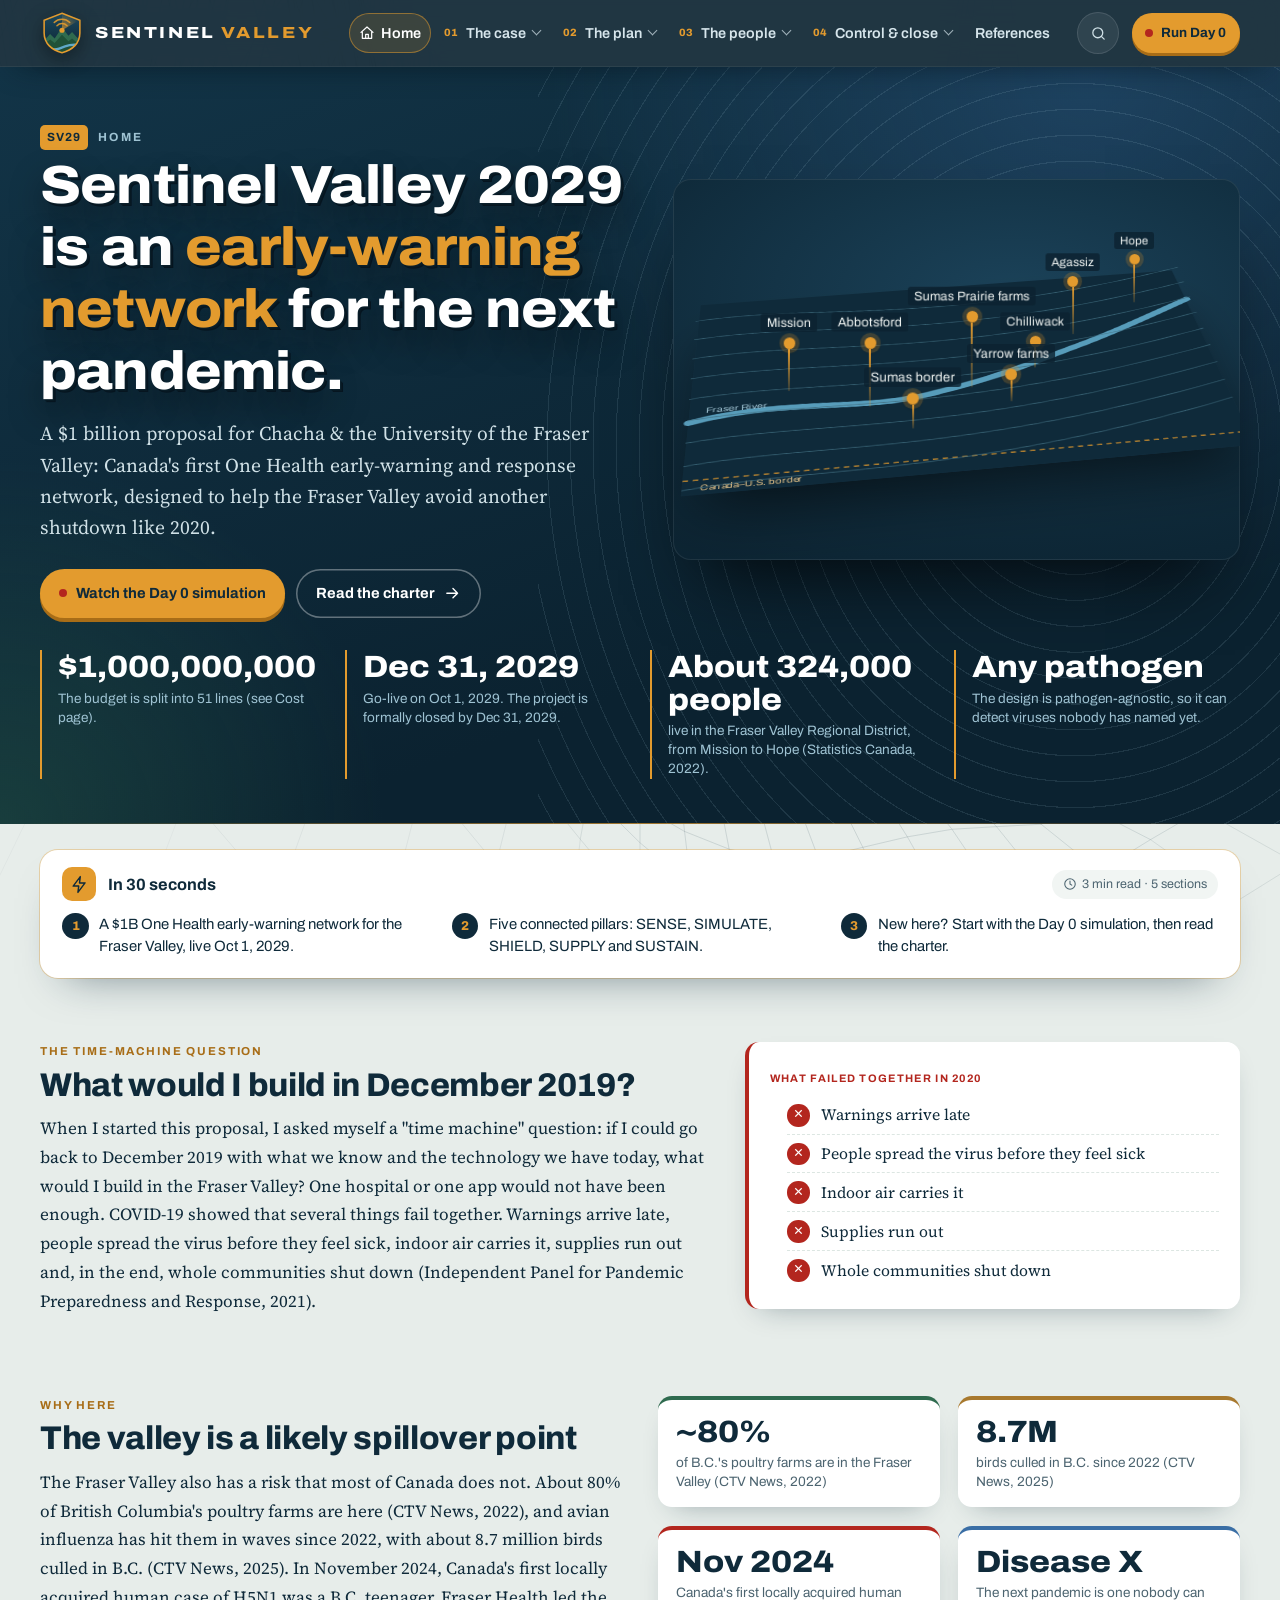
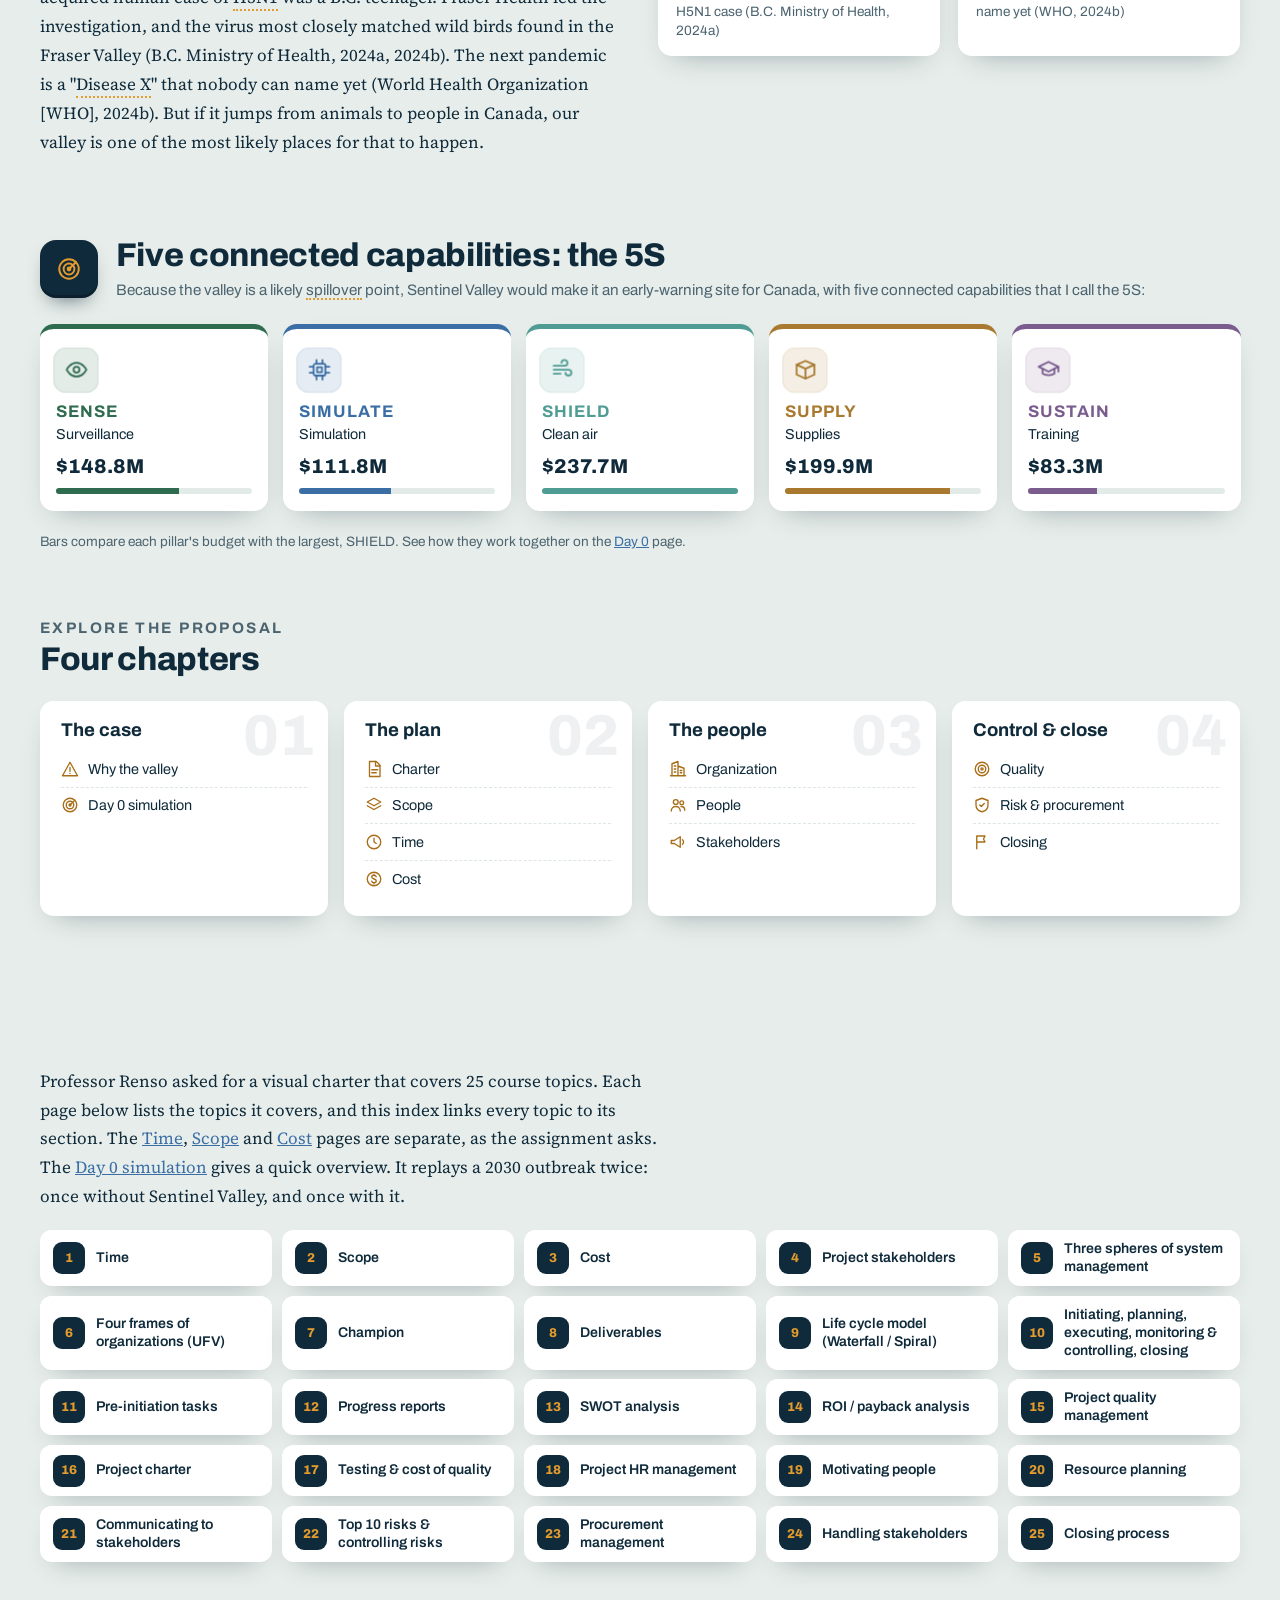
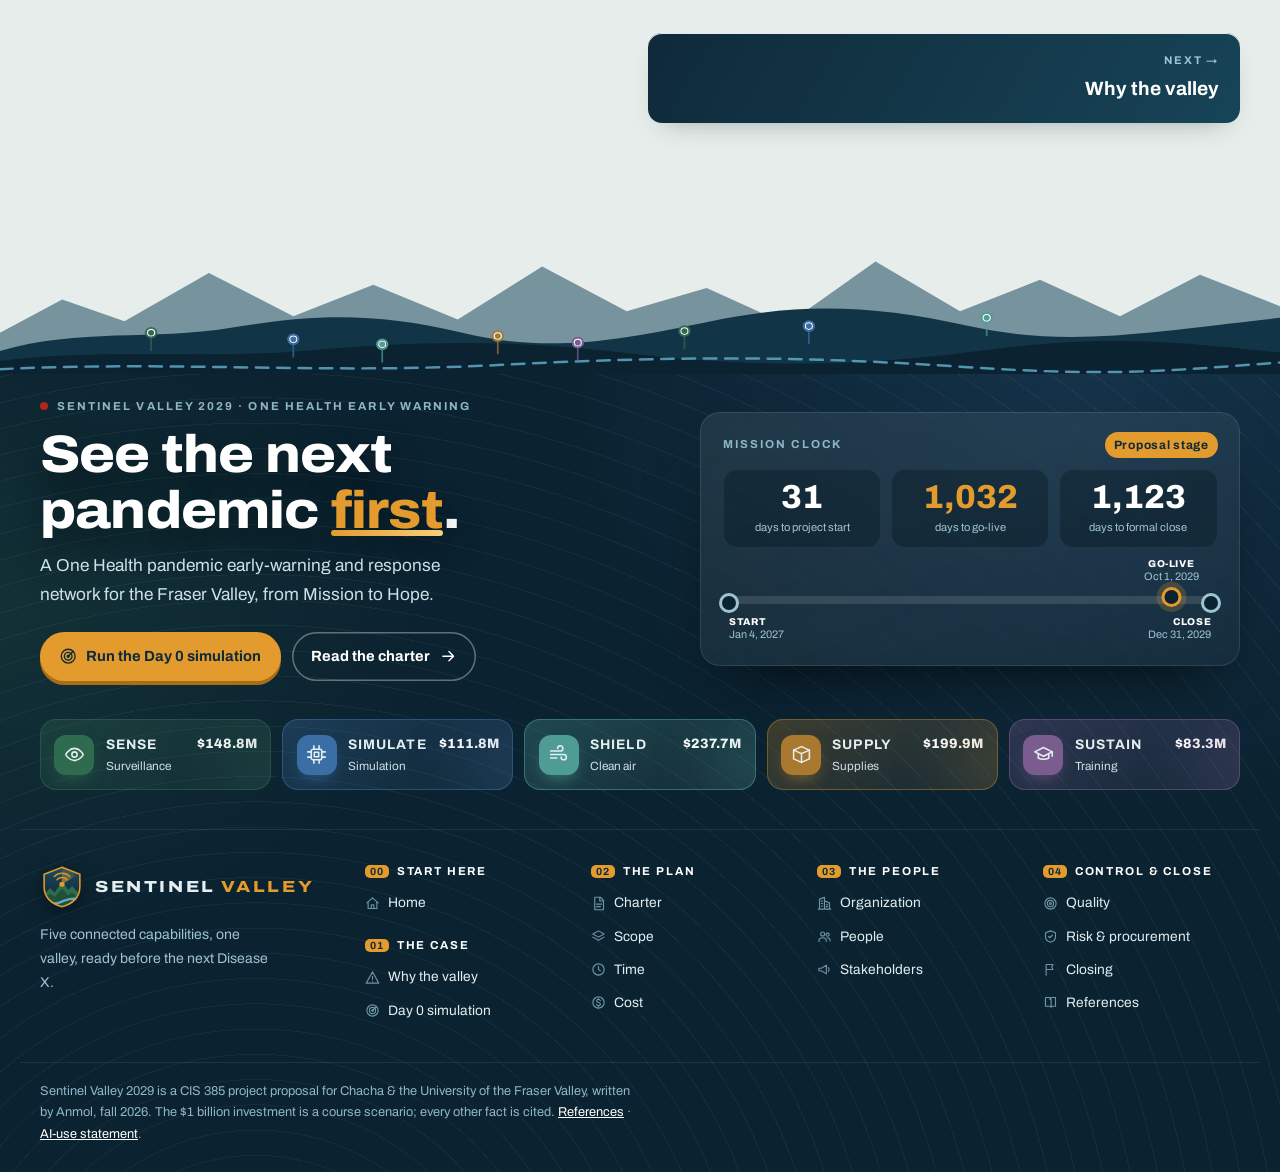
<file: index.html>
<!DOCTYPE html>
<html lang="en"><head><meta charset="utf-8"/><meta content="width=device-width,initial-scale=1" name="viewport"/>
<title>Home | Sentinel Valley 2029</title><meta content="Sentinel Valley 2029: a One Health pandemic early-warning network for the Fraser Valley" name="description"/><meta name="theme-color" content="#0F2A3A"/>
<link rel="icon" href="favicon.svg" type="image/svg+xml"/>
<link href="https://fonts.googleapis.com" rel="preconnect"/><link crossorigin="" href="https://fonts.gstatic.com" rel="preconnect"/>
<link href="https://fonts.googleapis.com/css2?family=Archivo:wdth,wght@100..125,400..800&amp;family=Source+Serif+4:ital,opsz,wght@0,8..60,400;0,8..60,600;1,8..60,400&amp;display=swap" rel="stylesheet"/>
<link href="style.css?v=mwudbpvv" rel="stylesheet"/></head><body><a class="skip" href="#main">Skip to content</a>
<svg class="sprite" aria-hidden="true"><symbol id="i-home" viewBox="0 0 24 24"><path d="M3 11l9-8 9 8M5 10v10h14V10"/><path d="M10 20v-6h4v6"/></symbol><symbol id="i-radar" viewBox="0 0 24 24"><circle cx="12" cy="12" r="9"/><circle cx="12" cy="12" r="5"/><path d="M12 12L18.5 5.5"/><circle cx="12" cy="12" r="1.3" fill="currentColor"/></symbol><symbol id="i-virus" viewBox="0 0 24 24"><circle cx="12" cy="12" r="5"/><path d="M12 2v3M12 19v3M2 12h3M19 12h3M4.9 4.9L7 7M17 17l2.1 2.1M4.9 19.1L7 17M17 7l2.1-2.1"/></symbol><symbol id="i-bird" viewBox="0 0 24 24"><path d="M4 13c4 0 6-3 7-6 1 3 3 5 6 5l3-2-1 4c-1.5 4-5 6-9 5.5L4 13z"/><circle cx="16.5" cy="11" r=".6" fill="currentColor"/></symbol><symbol id="i-air" viewBox="0 0 24 24"><path d="M3 8h11a3 3 0 1 0-3-3M3 12h15a3 3 0 1 1-3 3M3 16h7"/></symbol><symbol id="i-box" viewBox="0 0 24 24"><path d="M3 7l9-4 9 4v10l-9 4-9-4z"/><path d="M3 7l9 4 9-4M12 11v10"/></symbol><symbol id="i-cap" viewBox="0 0 24 24"><path d="M2 9l10-5 10 5-10 5z"/><path d="M6 11v5c3 2 9 2 12 0v-5M22 9v5"/></symbol><symbol id="i-people" viewBox="0 0 24 24"><circle cx="9" cy="8" r="3.2"/><path d="M3 20c0-3.5 2.7-6 6-6s6 2.5 6 6"/><circle cx="17" cy="9" r="2.5"/><path d="M16 14c3 0 5 2 5 5"/></symbol><symbol id="i-shield" viewBox="0 0 24 24"><path d="M12 3l8 3v6c0 5-3.5 8-8 9-4.5-1-8-4-8-9V6z"/><path d="M9 12l2 2 4-4"/></symbol><symbol id="i-chart" viewBox="0 0 24 24"><path d="M4 20V4M4 20h16"/><path d="M8 16v-4M12 16V8M16 16v-6"/></symbol><symbol id="i-clock" viewBox="0 0 24 24"><circle cx="12" cy="12" r="9"/><path d="M12 7v5l3 2"/></symbol><symbol id="i-dollar" viewBox="0 0 24 24"><circle cx="12" cy="12" r="9"/><path d="M15 9c-.5-1.2-1.7-2-3-2-1.7 0-3 1-3 2.4C9 13 15 11 15 14.6 15 16 13.7 17 12 17c-1.4 0-2.6-.8-3-2M12 5.5V7M12 17v1.5"/></symbol><symbol id="i-check" viewBox="0 0 24 24"><path d="M5 12l5 5 9-10"/></symbol><symbol id="i-flag" viewBox="0 0 24 24"><path d="M5 21V4M5 4h11l-2 4 2 4H5"/></symbol><symbol id="i-alert" viewBox="0 0 24 24"><path d="M12 3l10 18H2z"/><path d="M12 10v5M12 18v.01"/></symbol><symbol id="i-water" viewBox="0 0 24 24"><path d="M2 16c2-2 4-2 6 0s4 2 6 0 4-2 6 0M2 20c2-2 4-2 6 0s4 2 6 0 4-2 6 0"/><path d="M12 3c2 3 3.5 4.6 3.5 6.5a3.5 3.5 0 0 1-7 0C8.5 7.6 10 6 12 3z"/></symbol><symbol id="i-lab" viewBox="0 0 24 24"><path d="M9 3h6M10 3v6L4 19a1.5 1.5 0 0 0 1.3 2h13.4A1.5 1.5 0 0 0 20 19l-6-10V3"/><path d="M7 15h10"/></symbol><symbol id="i-cpu" viewBox="0 0 24 24"><rect x="6" y="6" width="12" height="12" rx="2"/><rect x="9.5" y="9.5" width="5" height="5"/><path d="M9 2v4M15 2v4M9 18v4M15 18v4M2 9h4M2 15h4M18 9h4M18 15h4"/></symbol><symbol id="i-doc" viewBox="0 0 24 24"><path d="M6 2h9l5 5v15H6z"/><path d="M14 2v6h6M9 13h8M9 17h6"/></symbol><symbol id="i-hand" viewBox="0 0 24 24"><path d="M8 13l3-3 2 1 4-3 4 4-6 6-3-1-2 1-5-4z"/><path d="M2 11l4-4 4 2M2 11l3 3"/></symbol><symbol id="i-mega" viewBox="0 0 24 24"><path d="M3 10v4h4l8 5V5L7 10z"/><path d="M18 9a4 4 0 0 1 0 6"/></symbol><symbol id="i-target" viewBox="0 0 24 24"><circle cx="12" cy="12" r="9"/><circle cx="12" cy="12" r="5"/><circle cx="12" cy="12" r="1.5"/></symbol><symbol id="i-layers" viewBox="0 0 24 24"><path d="M12 3l9 5-9 5-9-5z"/><path d="M3 13l9 5 9-5"/></symbol><symbol id="i-cycle" viewBox="0 0 24 24"><path d="M20 11a8 8 0 0 0-14.5-4.5M4 13a8 8 0 0 0 14.5 4.5"/><path d="M5 3v4h4M19 21v-4h-4"/></symbol><symbol id="i-building" viewBox="0 0 24 24"><path d="M4 21V5l8-3v19M12 8l8 3v10M2 21h20"/><path d="M7 8h2M7 12h2M7 16h2M15 14h2M15 17h2"/></symbol><symbol id="i-key" viewBox="0 0 24 24"><circle cx="8" cy="12" r="4"/><path d="M12 12h9M18 12v3M21 12v2"/></symbol><symbol id="i-star" viewBox="0 0 24 24"><path d="M12 3l2.7 5.6 6.1.9-4.4 4.3 1 6.1L12 17l-5.4 2.9 1-6.1L3.2 9.5l6.1-.9z"/></symbol><symbol id="i-arrow" viewBox="0 0 24 24"><path d="M5 12h14M13 6l6 6-6 6"/></symbol><symbol id="i-calendar" viewBox="0 0 24 24"><rect x="3" y="5" width="18" height="16" rx="2"/><path d="M3 10h18M8 3v4M16 3v4"/></symbol><symbol id="i-truck" viewBox="0 0 24 24"><path d="M2 6h12v10H2zM14 10h4l3 3v3h-7"/><circle cx="6" cy="18" r="2"/><circle cx="17" cy="18" r="2"/></symbol><symbol id="i-lock" viewBox="0 0 24 24"><rect x="4" y="11" width="16" height="10" rx="2"/><path d="M8 11V7a4 4 0 0 1 8 0v4"/></symbol><symbol id="i-book" viewBox="0 0 24 24"><path d="M4 4h6a3 3 0 0 1 3 3v13a2 2 0 0 0-2-2H4zM20 4h-6a3 3 0 0 0-3 3"/><path d="M20 4v14h-7"/></symbol><symbol id="i-spark" viewBox="0 0 24 24"><path d="M12 3v4M12 17v4M3 12h4M17 12h4M6 6l2.5 2.5M15.5 15.5L18 18M6 18l2.5-2.5M15.5 8.5L18 6"/></symbol><symbol id="i-tool" viewBox="0 0 24 24"><path d="M14.5 6.5a4 4 0 0 0-5.3 5.3L3 18l3 3 6.2-6.2a4 4 0 0 0 5.3-5.3l-2.5 2.5-2.5-.5-.5-2.5z"/></symbol><symbol id="i-eye" viewBox="0 0 24 24"><path d="M2 12s3.5-7 10-7 10 7 10 7-3.5 7-10 7S2 12 2 12z"/><circle cx="12" cy="12" r="3"/></symbol><symbol id="i-globe" viewBox="0 0 24 24"><circle cx="12" cy="12" r="9"/><path d="M3 12h18M12 3c3 3.5 3 14.5 0 18M12 3c-3 3.5-3 14.5 0 18"/></symbol><symbol id="i-heart" viewBox="0 0 24 24"><path d="M12 20s-8-4.5-8-10.5A4.5 4.5 0 0 1 12 7a4.5 4.5 0 0 1 8 2.5C20 15.5 12 20 12 20z"/></symbol><symbol id="i-scale" viewBox="0 0 24 24"><path d="M12 3v18M5 21h14M4 8h16M7 8l-3 6a3 3 0 0 0 6 0zM17 8l-3 6a3 3 0 0 0 6 0z"/></symbol><symbol id="i-bolt" viewBox="0 0 24 24"><path d="M13 2L4 14h7l-1 8 9-12h-7z"/></symbol><symbol id="i-search" viewBox="0 0 24 24"><circle cx="11" cy="11" r="7"/><path d="M20 20l-4-4"/></symbol><symbol id="i-list" viewBox="0 0 24 24"><path d="M9 6h12M9 12h12M9 18h12"/><circle cx="4.5" cy="6" r="1" fill="currentColor"/><circle cx="4.5" cy="12" r="1" fill="currentColor"/><circle cx="4.5" cy="18" r="1" fill="currentColor"/></symbol><symbol id="i-text" viewBox="0 0 24 24"><path d="M3 19l5-14 5 14M5 14h6M15 19l3.5-9 3.5 9M16.2 16h4.6"/></symbol><symbol id="i-up" viewBox="0 0 24 24"><path d="M12 19V5M5 12l7-7 7 7"/></symbol><symbol id="i-info" viewBox="0 0 24 24"><circle cx="12" cy="12" r="9"/><path d="M12 11v6M12 7.5v.01"/></symbol><symbol id="i-enter" viewBox="0 0 24 24"><path d="M20 5v7a3 3 0 0 1-3 3H5M9 11l-4 4 4 4"/></symbol></svg>
<header class="site"><div class="bar"><a class="brand" href="index.html" aria-label="Sentinel Valley 2029, home"><svg class="mark" viewBox="0 0 48 48" aria-hidden="true"><defs><clipPath id="lgc"><path d="M24 2.5L43.5 10v14c0 11.5-8.6 18.8-19.5 21.5C13.1 42.8 4.5 35.5 4.5 24V10z"/></clipPath><linearGradient id="lgg" x1="0" y1="0" x2="0" y2="1"><stop offset="0" stop-color="#1C4A60"/><stop offset="1" stop-color="#0B2230"/></linearGradient><radialGradient id="lgs" cx="24" cy="21" r="20" gradientUnits="userSpaceOnUse"><stop offset="0" stop-color="#E39B2E" stop-opacity=".75"/><stop offset="1" stop-color="#E39B2E" stop-opacity="0"/></radialGradient></defs>
<path d="M24 2.5L43.5 10v14c0 11.5-8.6 18.8-19.5 21.5C13.1 42.8 4.5 35.5 4.5 24V10z" fill="url(#lgg)"/>
<g clip-path="url(#lgc)"><path class="sweep" d="M24 21L24 1A20 20 0 0 1 41.3 11z" fill="url(#lgs)"/>
<path d="M2 35l9-10 5 5 8-12 7 9 4-4 11 12v14H2z" fill="#2F6B4F"/><path d="M2 38l9-7 5 4 8-9 7 7 4-3 11 9v14H2z" fill="#1F5138"/>
<path d="M0 43c8-4 14 1 21-2s14-6 27-3" fill="none" stroke="#5FA8C8" stroke-width="2.6" stroke-linecap="round"/></g>
<path d="M18.5 16a7.5 7.5 0 0 1 11 0M15.5 12.5a12 12 0 0 1 17 0" fill="none" stroke="#E39B2E" stroke-width="1.6" stroke-linecap="round" opacity=".9"/>
<circle class="eye" cx="24" cy="21" r="2.8" fill="#E39B2E"/>
<path d="M24 2.5L43.5 10v14c0 11.5-8.6 18.8-19.5 21.5C13.1 42.8 4.5 35.5 4.5 24V10z" fill="none" stroke="#E39B2E" stroke-width="1.7"/></svg><span class="word"><b>SENTINEL<i>VALLEY</i></b><small>2029 · One Health early warning</small></span></a>
<button class="navtoggle" type="button" aria-label="Open menu" aria-expanded="false" aria-controls="mainnav"><i></i><i></i><i></i></button>
<nav aria-label="Main" class="main" id="mainnav"><ul><li><a class="solo homelink" href="index.html" aria-current="page"><svg class="i"><use href="#i-home"/></svg>Home</a></li><li class="grp"><button type="button" aria-expanded="false"><em>01</em>The case</button><div class="menu"><a href="why.html"><svg class="i"><use href="#i-alert"/></svg><b>Why the valley</b><span>Spillover risk, the cost of 2020, what works</span></a><a href="simulation.html"><svg class="i"><use href="#i-radar"/></svg><b>Day 0 simulation</b><span>Replay a 2030 outbreak, twice</span></a></div></li><li class="grp"><button type="button" aria-expanded="false"><em>02</em>The plan</button><div class="menu"><a href="charter.html"><svg class="i"><use href="#i-doc"/></svg><b>Charter</b><span>Objectives, champion and sign-off</span></a><a href="scope.html"><svg class="i"><use href="#i-layers"/></svg><b>Scope</b><span>In and out of scope, 12 deliverables, WBS</span></a><a href="time.html"><svg class="i"><use href="#i-clock"/></svg><b>Time</b><span>Gantt chart, critical path, milestones</span></a><a href="cost.html"><svg class="i"><use href="#i-dollar"/></svg><b>Cost</b><span>Every dollar of $1B, earned value, ROI</span></a></div></li><li class="grp"><button type="button" aria-expanded="false"><em>03</em>The people</button><div class="menu"><a href="organization.html"><svg class="i"><use href="#i-building"/></svg><b>Organization</b><span>Three spheres, four frames, life cycles</span></a><a href="people.html"><svg class="i"><use href="#i-people"/></svg><b>People</b><span>Team, motivation and resource planning</span></a><a href="stakeholders.html"><svg class="i"><use href="#i-mega"/></svg><b>Stakeholders</b><span>Who is affected and how we communicate</span></a></div></li><li class="grp"><button type="button" aria-expanded="false"><em>04</em>Control &amp; close</button><div class="menu"><a href="quality.html"><svg class="i"><use href="#i-target"/></svg><b>Quality</b><span>Quality plan, testing, cost of quality</span></a><a href="risk.html"><svg class="i"><use href="#i-shield"/></svg><b>Risk &amp; procurement</b><span>SWOT, top 10 risks, contracts</span></a><a href="closing.html"><svg class="i"><use href="#i-flag"/></svg><b>Closing</b><span>Acceptance, handover, lessons learned</span></a></div></li><li><a class="solo" href="references.html">References</a></li></ul></nav>
<button class="hsearch" type="button" aria-label="Search the whole site (Ctrl K)"><svg class="i"><use href="#i-search"/></svg><span>Search</span><kbd>Ctrl K</kbd></button>
<a class="cta" href="simulation.html"><span class="dot"></span>Run Day 0</a></div><div class="progress" aria-hidden="true"><i></i></div></header>
<main id="main">
<section class="phero"><div class="home-hero"><div><p class="eyebrow"><span>SV29</span>Home</p>
<h1>Sentinel Valley 2029 is an <em>early-warning network</em> for the next pandemic.</h1>
<p class="lede">A $1 billion proposal for Chacha &amp; the University of the Fraser
Valley: Canada's first One Health early-warning and response network,
designed to help the Fraser Valley avoid another shutdown like 2020.</p>
<div class="hero-cta"><a class="btn pri" href="simulation.html"><span class="pulse"></span>Watch the Day 0 simulation</a><a class="btn ghost" href="charter.html">Read the charter <svg class="i"><use href="#i-arrow"/></svg></a></div></div>
<div aria-label="3D map of the Fraser Valley with eight sentinel sites from Mission to Hope" class="map map3d" role="img"><div class="scene"><div class="terrain"><svg aria-hidden="true" class="layer base" preserveaspectratio="none" style="--z:0px" viewbox="0 0 640 340">
<rect fill="#0F2A3A" height="340" width="640"></rect>
<line stroke="#E39B2E" stroke-dasharray="6 5" stroke-width="1.5" x1="0" x2="640" y1="318" y2="318"></line>
<text fill="#E8C58A" font-family="Archivo, sans-serif" font-size="12" x="20" y="334">Canada–U.S. border</text></svg><svg aria-hidden="true" class="layer contour" preserveaspectratio="none" style="--z:16px" viewbox="0 0 640 340"><g fill="none" stroke="#3E6B7D" stroke-width="1.2"><path d="M0 60 C 160 40, 300 110, 640 20"></path></g></svg><svg aria-hidden="true" class="layer contour" preserveaspectratio="none" style="--z:14px" viewbox="0 0 640 340"><g fill="none" stroke="#3E6B7D" stroke-width="1.2"><path d="M0 94 C 160 74, 300 140, 640 50"></path></g></svg><svg aria-hidden="true" class="layer contour" preserveaspectratio="none" style="--z:12px" viewbox="0 0 640 340"><g fill="none" stroke="#3E6B7D" stroke-width="1.2"><path d="M0 128 C 160 108, 300 170, 640 80"></path></g></svg><svg aria-hidden="true" class="layer contour" preserveaspectratio="none" style="--z:10px" viewbox="0 0 640 340"><g fill="none" stroke="#3E6B7D" stroke-width="1.2"><path d="M0 162 C 160 142, 300 200, 640 110"></path></g></svg><svg aria-hidden="true" class="layer contour" preserveaspectratio="none" style="--z:8px" viewbox="0 0 640 340"><g fill="none" stroke="#3E6B7D" stroke-width="1.2"><path d="M0 196 C 160 176, 300 230, 640 140"></path></g></svg><svg aria-hidden="true" class="layer contour" preserveaspectratio="none" style="--z:6px" viewbox="0 0 640 340"><g fill="none" stroke="#3E6B7D" stroke-width="1.2"><path d="M0 230 C 160 210, 300 260, 640 170"></path></g></svg><svg aria-hidden="true" class="layer contour" preserveaspectratio="none" style="--z:4px" viewbox="0 0 640 340"><g fill="none" stroke="#3E6B7D" stroke-width="1.2"><path d="M0 264 C 160 244, 300 290, 640 200"></path></g></svg><svg aria-hidden="true" class="layer contour" preserveaspectratio="none" style="--z:2px" viewbox="0 0 640 340"><g fill="none" stroke="#3E6B7D" stroke-width="1.2"><path d="M0 298 C 160 278, 300 320, 640 230"></path></g></svg><svg aria-hidden="true" class="layer contour" preserveaspectratio="none" style="--z:0px" viewbox="0 0 640 340"><g fill="none" stroke="#3E6B7D" stroke-width="1.2"><path d="M0 332 C 160 312, 300 350, 640 260"></path></g></svg><svg aria-hidden="true" class="layer river" preserveaspectratio="none" style="--z:3px" viewbox="0 0 640 340">
<path d="M0 230 C 120 200, 190 235, 280 215 S 420 170, 470 150 S 560 110, 640 70" fill="none" opacity=".9" stroke="#5FA8C8" stroke-linecap="round" stroke-width="9"></path>
<text fill="#9FC3D3" font-family="Archivo, sans-serif" font-size="13" x="20" y="215">Fraser River</text></svg><div class="pin" style="left:18.44%;top:62.35%;--d:0;--h:40px"><div class="post"><span class="stalk"></span><span class="head"></span><span class="tag">Mission</span></div></div><div class="pin" style="left:32.81%;top:73.53%;--d:1;--h:54px"><div class="post"><span class="stalk"></span><span class="head"></span><span class="tag">Abbotsford</span></div></div><div class="pin" style="left:39.84%;top:85.88%;--d:2;--h:22px"><div class="post"><span class="stalk"></span><span class="head"></span><span class="tag">Sumas border</span></div></div><div class="pin" style="left:51.56%;top:68.24%;--d:3;--h:62px"><div class="post"><span class="stalk"></span><span class="head"></span><span class="tag">Sumas Prairie farms</span></div></div><div class="pin" style="left:64.06%;top:60.59%;--d:4;--h:20px"><div class="post"><span class="stalk"></span><span class="head"></span><span class="tag">Chilliwack</span></div></div><div class="pin" style="left:73.12%;top:44.12%;--d:5;--h:48px"><div class="post"><span class="stalk"></span><span class="head"></span><span class="tag">Agassiz</span></div></div><div class="pin" style="left:87.50%;top:28.24%;--d:6;--h:40px"><div class="post"><span class="stalk"></span><span class="head"></span><span class="tag">Hope</span></div></div><div class="pin" style="left:58.13%;top:77.06%;--d:7;--h:20px"><div class="post"><span class="stalk"></span><span class="head"></span><span class="tag">Yarrow farms</span></div></div></div></div></div></div>
<div class="kpis">
<div class="kpi"><b>$1,000,000,000</b><span>The budget is split into 51 lines (see Cost page).</span></div>
<div class="kpi"><b>Dec 31, 2029</b><span>Go-live on Oct 1, 2029. The project is formally closed by Dec 31, 2029.</span></div>
<div class="kpi"><b>About 324,000 people</b><span>live in the Fraser Valley Regional District, from Mission to Hope (Statistics Canada, 2022).</span></div>
<div class="kpi"><b>Any pathogen</b><span>The design is pathogen-agnostic, so it can detect viruses nobody has named yet.</span></div></div></section>
<aside class="tldr" aria-label="Key takeaways"><div class="tl-h"><span class="tl-ic"><svg class="i"><use href="#i-bolt"/></svg></span><b>In 30 seconds</b><span class="tl-meta"><svg class="i"><use href="#i-clock"/></svg>3 min read · 5 sections</span></div><ol><li>A $1B One Health early-warning network for the Fraser Valley, live Oct 1, 2029.</li><li>Five connected pillars: SENSE, SIMULATE, SHIELD, SUPPLY and SUSTAIN.</li><li>New here? Start with the Day 0 simulation, then read the charter.</li></ol></aside>

<section data-toc="What would I build in December 2019?" id="what-would-i-build-in-december-2019" class="sec split">
<div class="prose"><p class="kicker">The time-machine question</p>
<h2>What would I build in December 2019?</h2>
<p>When I started this proposal, I asked myself a "time machine"
question: if I could go back to December 2019 with what we know and the
technology we have today, what would I build in the Fraser Valley? One
hospital or one app would not have been enough. COVID-19 showed that
several things fail together. Warnings arrive late, people spread the
virus before they feel sick, indoor air carries it, supplies run out
and, in the end, whole communities shut down (Independent Panel for
Pandemic Preparedness and Response, 2021).</p></div>
<div class="cards" style="--min:100%;margin-top:0">
<div class="card flat" style="--c:#B3261E"><span class="tag">What failed together in 2020</span>
<ul class="ticks no"><li>Warnings arrive late</li><li>People spread the virus before they feel sick</li><li>Indoor air carries it</li><li>Supplies run out</li><li>Whole communities shut down</li></ul></div></div>
</section>

<section data-toc="The valley is a likely spillover point" id="the-valley-is-a-likely-spillover-point" class="sec">
<div class="split even">
<div class="prose"><p class="kicker">Why here</p><h2>The valley is a likely spillover point</h2>
<p>The Fraser Valley also has a risk that most of Canada does not. About
80% of British Columbia's poultry farms are here (CTV News, 2022), and avian
influenza has hit them in waves since 2022, with about 8.7 million
birds culled in B.C. (CTV News, 2025). In November 2024, Canada's first
locally acquired human case of H5N1 was a B.C. teenager. Fraser Health led the investigation, and the virus most closely matched wild birds found in
the Fraser Valley (B.C. Ministry of Health, 2024a, 2024b). The next
pandemic is a "Disease X" that nobody can name yet (World Health
Organization [WHO], 2024b). But if it jumps from animals to people in
Canada, our valley is one of the most likely places for that to
happen.</p></div>
<div class="kpis light" style="margin-top:0;grid-template-columns:1fr 1fr">
<div class="kpi" style="--c:var(--sense)"><b>~80%</b><span>of B.C.'s poultry farms are in the Fraser Valley (CTV News, 2022)</span></div>
<div class="kpi" style="--c:var(--supply)"><b>8.7M</b><span>birds culled in B.C. since 2022 (CTV News, 2025)</span></div>
<div class="kpi" style="--c:#B3261E"><b>Nov 2024</b><span>Canada's first locally acquired human H5N1 case (B.C. Ministry of Health, 2024a)</span></div>
<div class="kpi" style="--c:var(--simulate)"><b>Disease X</b><span>The next pandemic is one nobody can name yet (WHO, 2024b)</span></div></div></div>
</section>

<section data-toc="Five connected capabilities: the 5S" id="five-connected-capabilities-the-5s" class="sec">
<div class="sec-head"><div class="num"><svg class="i"><use href="#i-radar"/></svg></div><h2>Five connected capabilities: the 5S</h2>
<p>Because the valley is a likely spillover point, Sentinel Valley would make it an early-warning site for Canada, with five connected capabilities that I call the 5S:</p></div>
<div class="pillars">
<div style="--c:var(--sense)"><div class="ic"><svg class="i"><use href="#i-eye"/></svg></div><b>SENSE</b>Surveillance<small>$148.8M</small><div class="share" style="--v:62.6"><i></i></div></div>
<div style="--c:var(--simulate)"><div class="ic"><svg class="i"><use href="#i-cpu"/></svg></div><b>SIMULATE</b>Simulation<small>$111.8M</small><div class="share" style="--v:47"><i></i></div></div>
<div style="--c:var(--shield)"><div class="ic"><svg class="i"><use href="#i-air"/></svg></div><b>SHIELD</b>Clean air<small>$237.7M</small><div class="share" style="--v:100"><i></i></div></div>
<div style="--c:var(--supply)"><div class="ic"><svg class="i"><use href="#i-box"/></svg></div><b>SUPPLY</b>Supplies<small>$199.9M</small><div class="share" style="--v:84.1"><i></i></div></div>
<div style="--c:var(--sustain)"><div class="ic"><svg class="i"><use href="#i-cap"/></svg></div><b>SUSTAIN</b>Training<small>$83.3M</small><div class="share" style="--v:35"><i></i></div></div></div>
<p class="muted" style="font-family:var(--display);font-size:.85rem">Bars compare each pillar's budget with the largest, SHIELD. See how they work together on the <a href="simulation.html">Day 0</a> page.</p>
</section>

<section data-toc="Four chapters" id="four-chapters" class="sec">
<div class="sec-head solo"><p class="kicker" style="margin:0">Explore the proposal</p><h2>Four chapters</h2></div>
<div class="chapters">
<div class="chapter"><span class="n">01</span><h3>The case</h3><a href="why.html"><svg class="i"><use href="#i-alert"/></svg>Why the valley</a><a href="simulation.html"><svg class="i"><use href="#i-radar"/></svg>Day 0 simulation</a></div>
<div class="chapter"><span class="n">02</span><h3>The plan</h3><a href="charter.html"><svg class="i"><use href="#i-doc"/></svg>Charter</a><a href="scope.html"><svg class="i"><use href="#i-layers"/></svg>Scope</a><a href="time.html"><svg class="i"><use href="#i-clock"/></svg>Time</a><a href="cost.html"><svg class="i"><use href="#i-dollar"/></svg>Cost</a></div>
<div class="chapter"><span class="n">03</span><h3>The people</h3><a href="organization.html"><svg class="i"><use href="#i-building"/></svg>Organization</a><a href="people.html"><svg class="i"><use href="#i-people"/></svg>People</a><a href="stakeholders.html"><svg class="i"><use href="#i-mega"/></svg>Stakeholders</a></div>
<div class="chapter"><span class="n">04</span><h3>Control &amp; close</h3><a href="quality.html"><svg class="i"><use href="#i-target"/></svg>Quality</a><a href="risk.html"><svg class="i"><use href="#i-shield"/></svg>Risk &amp; procurement</a><a href="closing.html"><svg class="i"><use href="#i-flag"/></svg>Closing</a></div></div>
</section>

<section data-toc="How to read this proposal" id="how-to-read-this-proposal" class="sec">
<div class="sec-head"><div class="num"><svg class="i"><use href="#i-book"/></svg></div><h2>How to read this proposal</h2>
<p>Every one of the 25 course topics, linked to its section.</p></div>
<div class="prose"><p>Professor Renso asked for a visual charter that covers 25 course
topics. Each page below lists the topics it covers, and this index links
every topic to its section. The <a href="time.html">Time</a>, <a href="scope.html">Scope</a> and <a href="cost.html">Cost</a> pages are separate, as the assignment
asks. The <a href="simulation.html">Day 0 simulation</a> gives a
quick overview. It replays a 2030 outbreak twice: once without Sentinel
Valley, and once with it.</p></div>
<ol class="topics"><li><a href="time.html">Time</a></li><li><a href="scope.html">Scope</a></li><li><a href="cost.html">Cost</a></li><li><a href="stakeholders.html#who">Project stakeholders</a></li><li><a href="organization.html#spheres">Three spheres of system management</a></li><li><a href="organization.html#frames">Four frames of organizations (UFV)</a></li><li><a href="charter.html#champion">Champion</a></li><li><a href="scope.html#deliverables">Deliverables</a></li><li><a href="organization.html#lifecycle">Life cycle model (Waterfall / Spiral)</a></li><li><a href="organization.html#process">Initiating, planning, executing, monitoring &amp; controlling, closing</a></li><li><a href="organization.html#preinit">Pre-initiation tasks</a></li><li><a href="stakeholders.html#reports">Progress reports</a></li><li><a href="risk.html#swot">SWOT analysis</a></li><li><a href="cost.html#roi">ROI / payback analysis</a></li><li><a href="quality.html#qm">Project quality management</a></li><li><a href="charter.html">Project charter</a></li><li><a href="quality.html#coq">Testing &amp; cost of quality</a></li><li><a href="people.html#hr">Project HR management</a></li><li><a href="people.html#motivate">Motivating people</a></li><li><a href="people.html#resources">Resource planning</a></li><li><a href="stakeholders.html#comms">Communicating to stakeholders</a></li><li><a href="risk.html#risks">Top 10 risks &amp; controlling risks</a></li><li><a href="risk.html#procure">Procurement management</a></li><li><a href="stakeholders.html#handling">Handling stakeholders</a></li><li><a href="closing.html">Closing process</a></li></ol>
</section>
<nav class="pager" aria-label="Previous and next page"><a class="next" href="why.html"><small>Next →</small><b>Why the valley</b></a></nav>
</main>
<footer class="site"><div class="f-sky" aria-hidden="true"><svg viewBox="0 0 1440 170" preserveAspectRatio="none">
<path class="r1" d="M0 118 L70 78 L140 104 L235 46 L330 98 L420 60 L515 102 L610 38 L705 92 L795 64 L885 108 L985 32 L1080 92 L1170 54 L1260 98 L1350 48 L1440 86 V170 H0Z"/>
<path class="r2" d="M0 140 C90 112 170 128 260 112 S420 92 520 118 S700 126 800 104 S980 84 1090 110 S1290 118 1440 100 V170 H0Z"/>
<path class="r3" d="M0 152 C120 136 230 150 340 140 S560 124 700 142 S960 160 1100 140 S1320 128 1440 142 V170 H0Z"/>
<path class="river" d="M0 162 C200 152 360 168 560 157 S900 146 1080 159 S1320 163 1440 154"/><g class="bcn" style="--c:var(--sense);--d:0s"><line x1="170" y1="140" x2="170" y2="118"/><circle class="ring" cx="170" cy="118" r="6"/><circle class="dot" cx="170" cy="118" r="4"/><title>Mission</title></g><g class="bcn" style="--c:var(--simulate);--d:0.45s"><line x1="330" y1="148" x2="330" y2="126"/><circle class="ring" cx="330" cy="126" r="6"/><circle class="dot" cx="330" cy="126" r="4"/><title>Abbotsford</title></g><g class="bcn" style="--c:var(--shield);--d:0.9s"><line x1="430" y1="154" x2="430" y2="132"/><circle class="ring" cx="430" cy="132" r="6"/><circle class="dot" cx="430" cy="132" r="4"/><title>Sumas border</title></g><g class="bcn" style="--c:var(--supply);--d:1.35s"><line x1="560" y1="144" x2="560" y2="122"/><circle class="ring" cx="560" cy="122" r="6"/><circle class="dot" cx="560" cy="122" r="4"/><title>Sumas Prairie</title></g><g class="bcn" style="--c:var(--sustain);--d:1.8s"><line x1="650" y1="152" x2="650" y2="130"/><circle class="ring" cx="650" cy="130" r="6"/><circle class="dot" cx="650" cy="130" r="4"/><title>Yarrow</title></g><g class="bcn" style="--c:var(--sense);--d:2.25s"><line x1="770" y1="138" x2="770" y2="116"/><circle class="ring" cx="770" cy="116" r="6"/><circle class="dot" cx="770" cy="116" r="4"/><title>Chilliwack</title></g><g class="bcn" style="--c:var(--simulate);--d:2.7s"><line x1="910" y1="132" x2="910" y2="110"/><circle class="ring" cx="910" cy="110" r="6"/><circle class="dot" cx="910" cy="110" r="4"/><title>Agassiz</title></g><g class="bcn" style="--c:var(--shield);--d:3.15s"><line x1="1110" y1="122" x2="1110" y2="100"/><circle class="ring" cx="1110" cy="100" r="6"/><circle class="dot" cx="1110" cy="100" r="4"/><title>Hope</title></g></svg></div><div class="f-body">
<div class="f-hero"><div class="f-pitch"><p class="f-kicker"><span class="pulse"></span>Sentinel Valley 2029 · One Health early warning</p>
<h2>See the next pandemic <em>first</em>.</h2>
<p>A One Health pandemic early-warning and response network for the Fraser Valley, from Mission to Hope.</p>
<div class="f-cta"><a class="btn pri" href="simulation.html"><svg class="i"><use href="#i-radar"/></svg>Run the Day 0 simulation</a><a class="btn ghost" href="charter.html">Read the charter <svg class="i"><use href="#i-arrow"/></svg></a></div></div>
<div class="f-count" style="--gl:91.67%"><p class="f-kicker">Mission clock <span class="f-state">Proposal stage</span></p>
<div class="f-nums"><div data-k="start"><b>41</b><small>days to project start</small></div><div data-k="live"><b>1,042</b><small>days to go-live</small></div><div data-k="close"><b>1,133</b><small>days to formal close</small></div></div>
<div class="f-line" role="img" aria-label="Project timeline from January 4, 2027 to December 31, 2029"><i class="f-prog"></i><span class="m s"><em>Start</em>Jan 4, 2027</span><span class="m g"><em>Go-live</em>Oct 1, 2029</span><span class="m c"><em>Close</em>Dec 31, 2029</span></div></div></div>
<nav class="f-pillars" aria-label="The five pillars"><a class="f-pill" href="index.html#five-connected-capabilities-the-5s" style="--c:var(--sense)"><span class="f-pic"><svg class="i"><use href="#i-eye"/></svg></span><b>SENSE</b><small>Surveillance</small><em>$148.8M</em></a><a class="f-pill" href="index.html#five-connected-capabilities-the-5s" style="--c:var(--simulate)"><span class="f-pic"><svg class="i"><use href="#i-cpu"/></svg></span><b>SIMULATE</b><small>Simulation</small><em>$111.8M</em></a><a class="f-pill" href="index.html#five-connected-capabilities-the-5s" style="--c:var(--shield)"><span class="f-pic"><svg class="i"><use href="#i-air"/></svg></span><b>SHIELD</b><small>Clean air</small><em>$237.7M</em></a><a class="f-pill" href="index.html#five-connected-capabilities-the-5s" style="--c:var(--supply)"><span class="f-pic"><svg class="i"><use href="#i-box"/></svg></span><b>SUPPLY</b><small>Supplies</small><em>$199.9M</em></a><a class="f-pill" href="index.html#five-connected-capabilities-the-5s" style="--c:var(--sustain)"><span class="f-pic"><svg class="i"><use href="#i-cap"/></svg></span><b>SUSTAIN</b><small>Training</small><em>$83.3M</em></a></nav>
<div class="fwrap"><div class="f-brand"><a class="brand" href="index.html" aria-label="Sentinel Valley 2029, home"><svg class="mark" viewBox="0 0 48 48" aria-hidden="true"><defs><clipPath id="lfc"><path d="M24 2.5L43.5 10v14c0 11.5-8.6 18.8-19.5 21.5C13.1 42.8 4.5 35.5 4.5 24V10z"/></clipPath><linearGradient id="lfg" x1="0" y1="0" x2="0" y2="1"><stop offset="0" stop-color="#1C4A60"/><stop offset="1" stop-color="#0B2230"/></linearGradient><radialGradient id="lfs" cx="24" cy="21" r="20" gradientUnits="userSpaceOnUse"><stop offset="0" stop-color="#E39B2E" stop-opacity=".75"/><stop offset="1" stop-color="#E39B2E" stop-opacity="0"/></radialGradient></defs>
<path d="M24 2.5L43.5 10v14c0 11.5-8.6 18.8-19.5 21.5C13.1 42.8 4.5 35.5 4.5 24V10z" fill="url(#lfg)"/>
<g clip-path="url(#lfc)"><path class="sweep" d="M24 21L24 1A20 20 0 0 1 41.3 11z" fill="url(#lfs)"/>
<path d="M2 35l9-10 5 5 8-12 7 9 4-4 11 12v14H2z" fill="#2F6B4F"/><path d="M2 38l9-7 5 4 8-9 7 7 4-3 11 9v14H2z" fill="#1F5138"/>
<path d="M0 43c8-4 14 1 21-2s14-6 27-3" fill="none" stroke="#5FA8C8" stroke-width="2.6" stroke-linecap="round"/></g>
<path d="M18.5 16a7.5 7.5 0 0 1 11 0M15.5 12.5a12 12 0 0 1 17 0" fill="none" stroke="#E39B2E" stroke-width="1.6" stroke-linecap="round" opacity=".9"/>
<circle class="eye" cx="24" cy="21" r="2.8" fill="#E39B2E"/>
<path d="M24 2.5L43.5 10v14c0 11.5-8.6 18.8-19.5 21.5C13.1 42.8 4.5 35.5 4.5 24V10z" fill="none" stroke="#E39B2E" stroke-width="1.7"/></svg><span class="word"><b>SENTINEL<i>VALLEY</i></b><small>2029 · One Health early warning</small></span></a><p>Five connected capabilities, one valley, ready before the next Disease X.</p></div>
<div><h4><span>00</span>Start here</h4><ul><li><a href="index.html"><svg class="i"><use href="#i-home"/></svg>Home</a></li></ul><h4><span>01</span>The case</h4><ul><li><a href="why.html"><svg class="i"><use href="#i-alert"/></svg>Why the valley</a></li><li><a href="simulation.html"><svg class="i"><use href="#i-radar"/></svg>Day 0 simulation</a></li></ul></div>
<div><h4><span>02</span>The plan</h4><ul><li><a href="charter.html"><svg class="i"><use href="#i-doc"/></svg>Charter</a></li><li><a href="scope.html"><svg class="i"><use href="#i-layers"/></svg>Scope</a></li><li><a href="time.html"><svg class="i"><use href="#i-clock"/></svg>Time</a></li><li><a href="cost.html"><svg class="i"><use href="#i-dollar"/></svg>Cost</a></li></ul></div>
<div><h4><span>03</span>The people</h4><ul><li><a href="organization.html"><svg class="i"><use href="#i-building"/></svg>Organization</a></li><li><a href="people.html"><svg class="i"><use href="#i-people"/></svg>People</a></li><li><a href="stakeholders.html"><svg class="i"><use href="#i-mega"/></svg>Stakeholders</a></li></ul></div>
<div><h4><span>04</span>Control &amp; close</h4><ul><li><a href="quality.html"><svg class="i"><use href="#i-target"/></svg>Quality</a></li><li><a href="risk.html"><svg class="i"><use href="#i-shield"/></svg>Risk &amp; procurement</a></li><li><a href="closing.html"><svg class="i"><use href="#i-flag"/></svg>Closing</a></li><li><a href="references.html"><svg class="i"><use href="#i-book"/></svg>References</a></li></ul></div></div>
<div class="fine"><p>Sentinel Valley 2029 is a CIS 385 project proposal for Chacha &amp; the University of the Fraser Valley, written by Anmol, fall 2026. The $1 billion investment is a course scenario; every other fact is cited. <a href="references.html">References</a> · <a href="references.html#ai-use">AI-use statement</a>.</p></div></div></footer>
<script src="budget.js?v=mwudbpvv"></script><script src="app.js?v=mwudbpvv"></script></body></html>
</file>
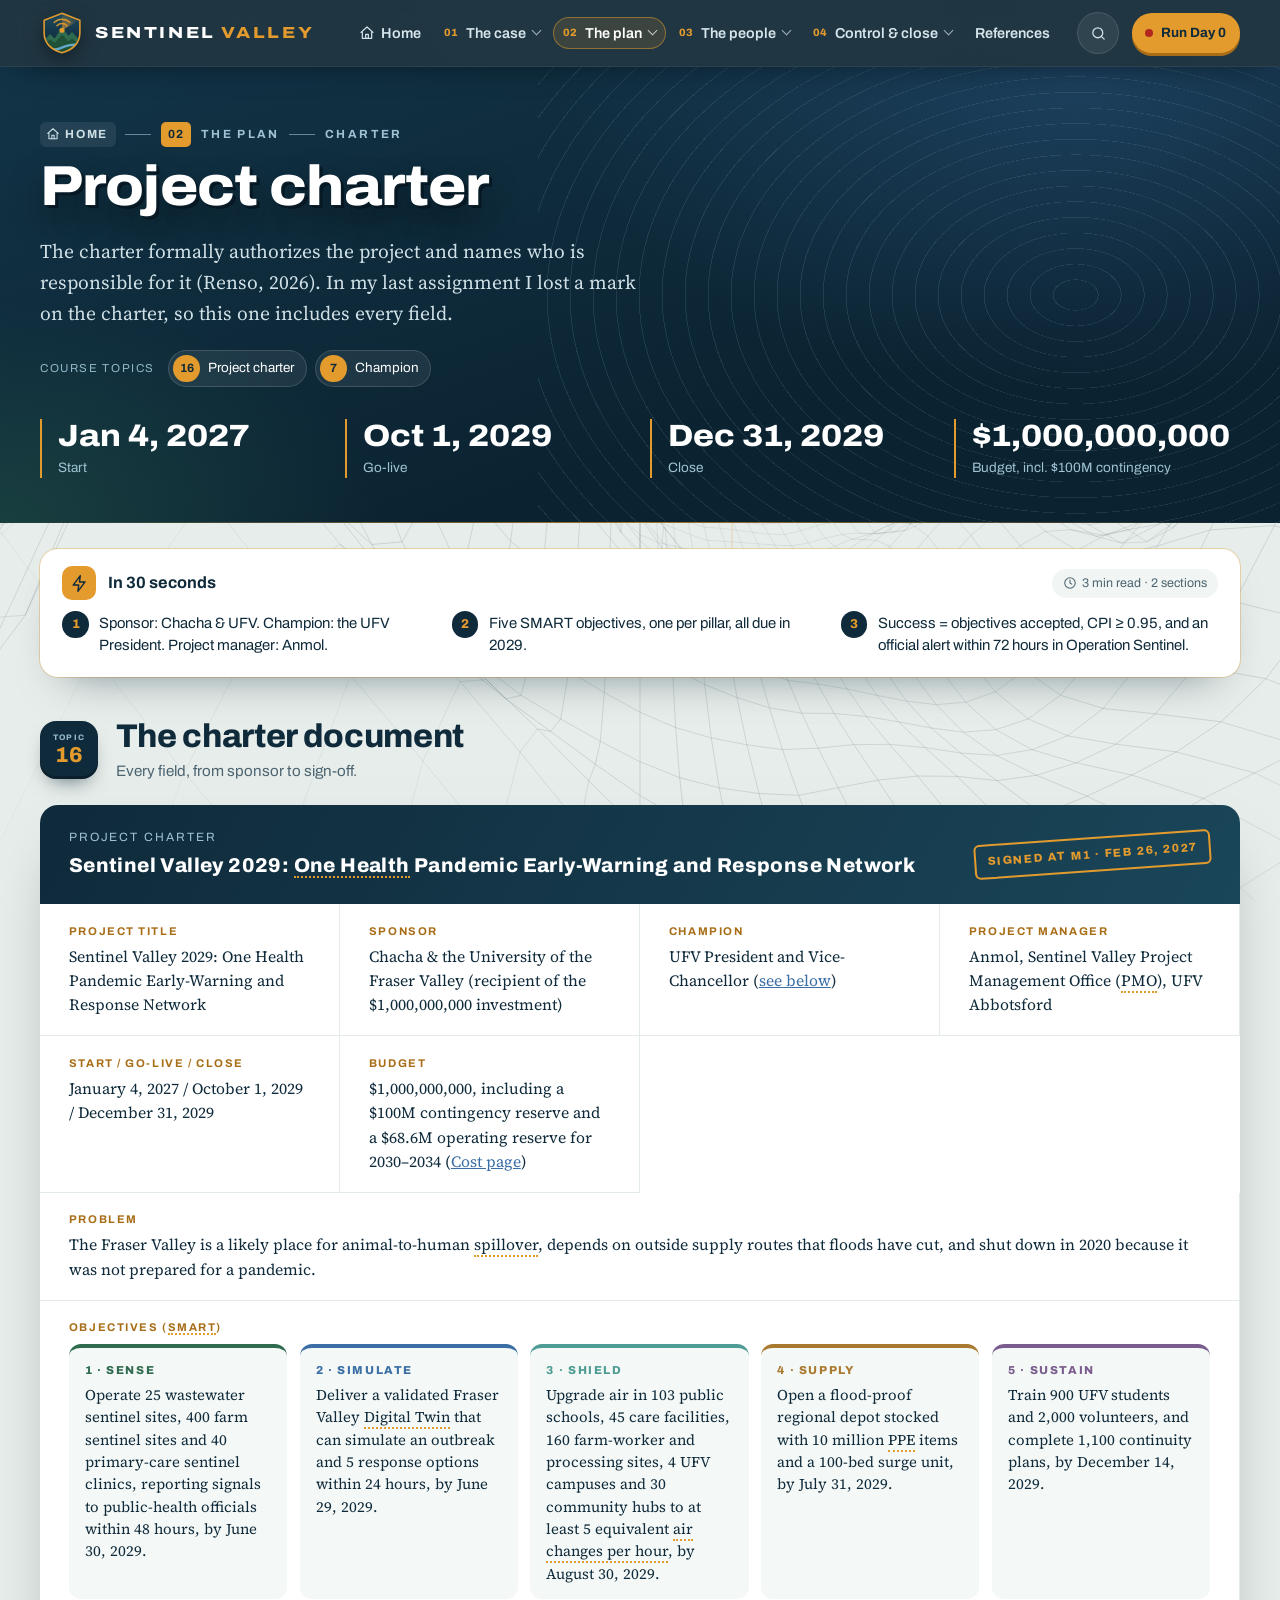
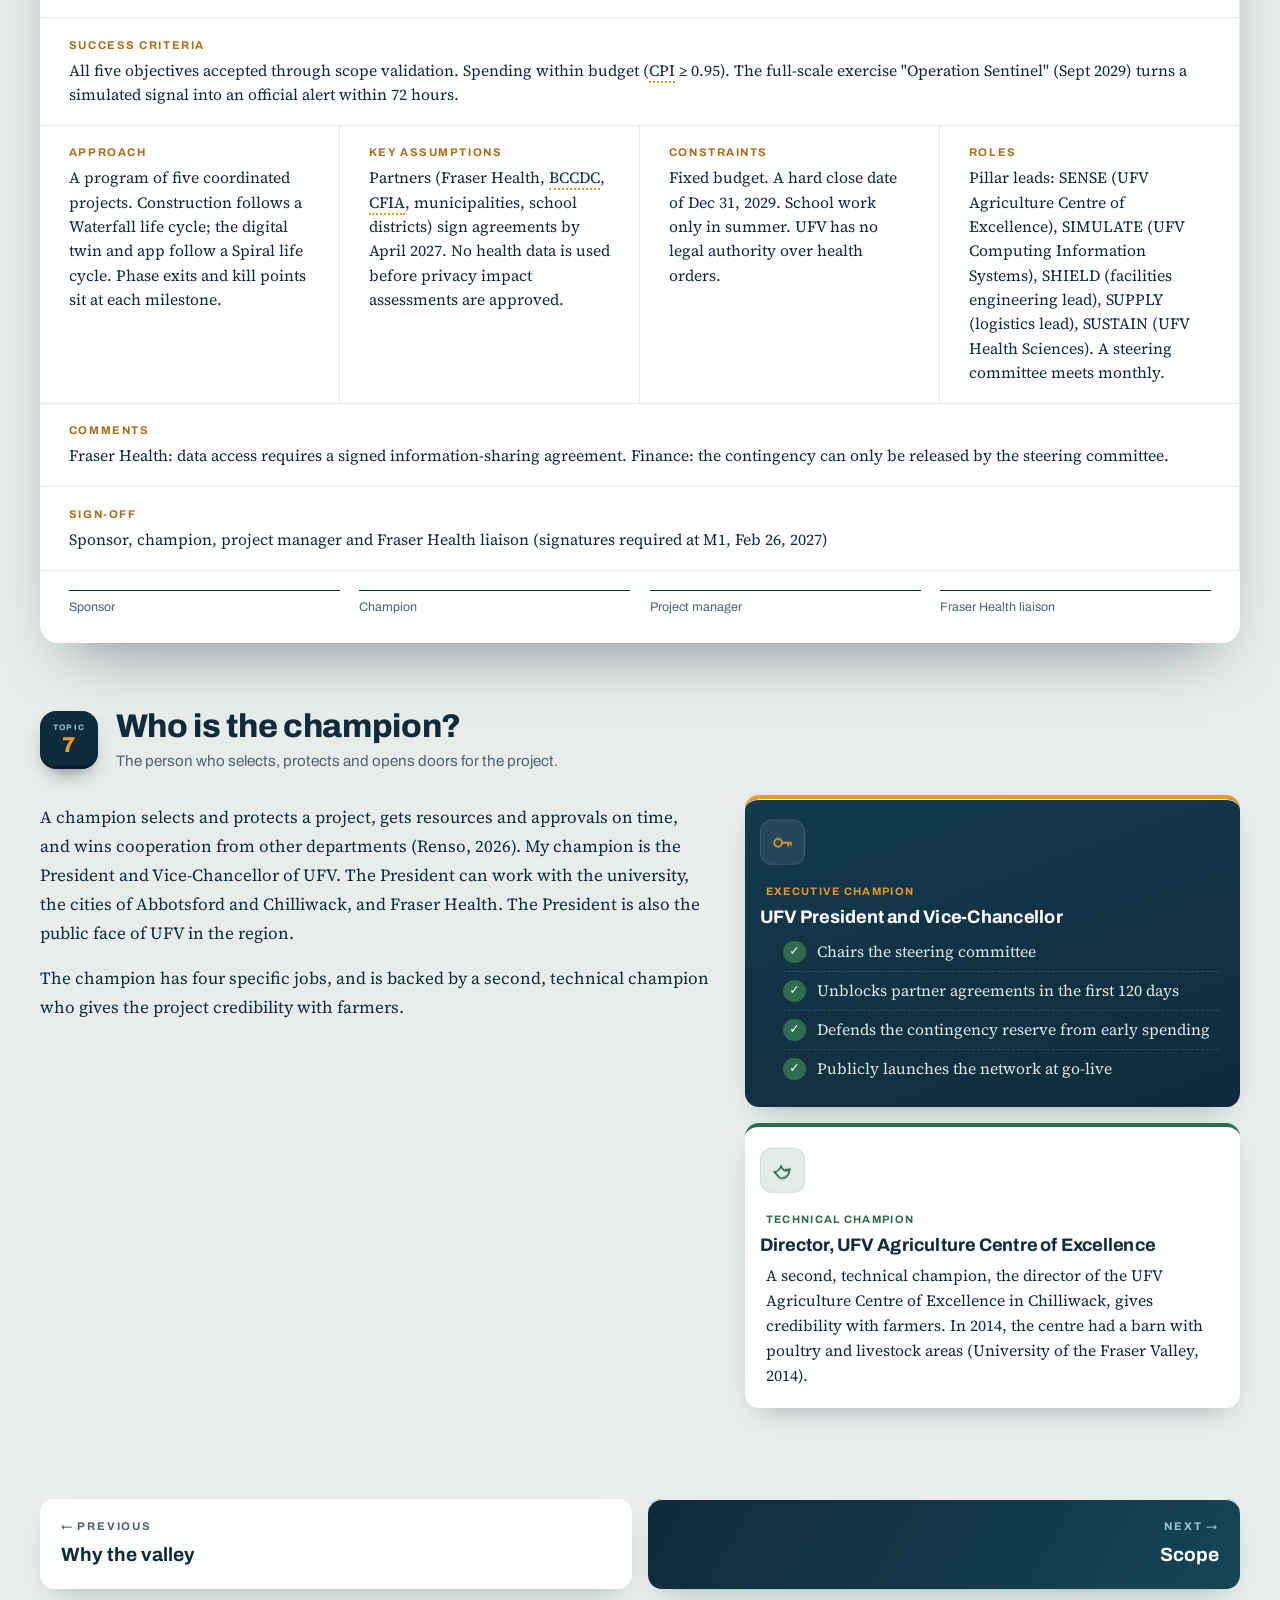
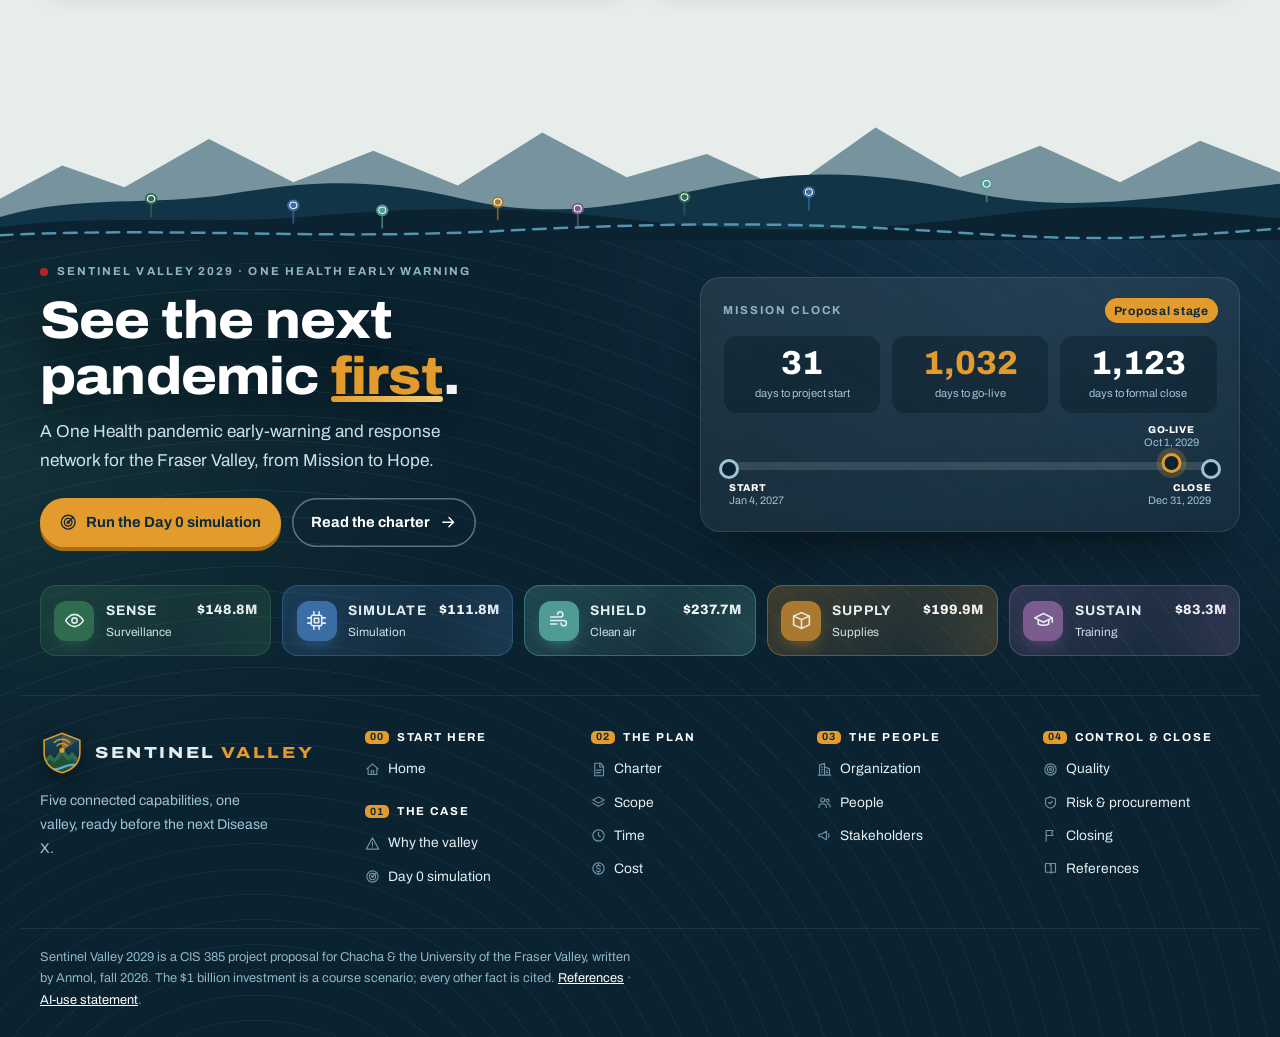
<file: charter.html>
<!DOCTYPE html>
<html lang="en"><head><meta charset="utf-8"/><meta content="width=device-width,initial-scale=1" name="viewport"/>
<title>Charter | Sentinel Valley 2029</title><meta content="Project charter for Sentinel Valley 2029" name="description"/><meta name="theme-color" content="#0F2A3A"/>
<link rel="icon" href="favicon.svg" type="image/svg+xml"/>
<link href="https://fonts.googleapis.com" rel="preconnect"/><link crossorigin="" href="https://fonts.gstatic.com" rel="preconnect"/>
<link href="https://fonts.googleapis.com/css2?family=Archivo:wdth,wght@100..125,400..800&amp;family=Source+Serif+4:ital,opsz,wght@0,8..60,400;0,8..60,600;1,8..60,400&amp;display=swap" rel="stylesheet"/>
<link href="style.css?v=mwudbpvv" rel="stylesheet"/></head><body><a class="skip" href="#main">Skip to content</a>
<svg class="sprite" aria-hidden="true"><symbol id="i-home" viewBox="0 0 24 24"><path d="M3 11l9-8 9 8M5 10v10h14V10"/><path d="M10 20v-6h4v6"/></symbol><symbol id="i-radar" viewBox="0 0 24 24"><circle cx="12" cy="12" r="9"/><circle cx="12" cy="12" r="5"/><path d="M12 12L18.5 5.5"/><circle cx="12" cy="12" r="1.3" fill="currentColor"/></symbol><symbol id="i-virus" viewBox="0 0 24 24"><circle cx="12" cy="12" r="5"/><path d="M12 2v3M12 19v3M2 12h3M19 12h3M4.9 4.9L7 7M17 17l2.1 2.1M4.9 19.1L7 17M17 7l2.1-2.1"/></symbol><symbol id="i-bird" viewBox="0 0 24 24"><path d="M4 13c4 0 6-3 7-6 1 3 3 5 6 5l3-2-1 4c-1.5 4-5 6-9 5.5L4 13z"/><circle cx="16.5" cy="11" r=".6" fill="currentColor"/></symbol><symbol id="i-air" viewBox="0 0 24 24"><path d="M3 8h11a3 3 0 1 0-3-3M3 12h15a3 3 0 1 1-3 3M3 16h7"/></symbol><symbol id="i-box" viewBox="0 0 24 24"><path d="M3 7l9-4 9 4v10l-9 4-9-4z"/><path d="M3 7l9 4 9-4M12 11v10"/></symbol><symbol id="i-cap" viewBox="0 0 24 24"><path d="M2 9l10-5 10 5-10 5z"/><path d="M6 11v5c3 2 9 2 12 0v-5M22 9v5"/></symbol><symbol id="i-people" viewBox="0 0 24 24"><circle cx="9" cy="8" r="3.2"/><path d="M3 20c0-3.5 2.7-6 6-6s6 2.5 6 6"/><circle cx="17" cy="9" r="2.5"/><path d="M16 14c3 0 5 2 5 5"/></symbol><symbol id="i-shield" viewBox="0 0 24 24"><path d="M12 3l8 3v6c0 5-3.5 8-8 9-4.5-1-8-4-8-9V6z"/><path d="M9 12l2 2 4-4"/></symbol><symbol id="i-chart" viewBox="0 0 24 24"><path d="M4 20V4M4 20h16"/><path d="M8 16v-4M12 16V8M16 16v-6"/></symbol><symbol id="i-clock" viewBox="0 0 24 24"><circle cx="12" cy="12" r="9"/><path d="M12 7v5l3 2"/></symbol><symbol id="i-dollar" viewBox="0 0 24 24"><circle cx="12" cy="12" r="9"/><path d="M15 9c-.5-1.2-1.7-2-3-2-1.7 0-3 1-3 2.4C9 13 15 11 15 14.6 15 16 13.7 17 12 17c-1.4 0-2.6-.8-3-2M12 5.5V7M12 17v1.5"/></symbol><symbol id="i-check" viewBox="0 0 24 24"><path d="M5 12l5 5 9-10"/></symbol><symbol id="i-flag" viewBox="0 0 24 24"><path d="M5 21V4M5 4h11l-2 4 2 4H5"/></symbol><symbol id="i-alert" viewBox="0 0 24 24"><path d="M12 3l10 18H2z"/><path d="M12 10v5M12 18v.01"/></symbol><symbol id="i-water" viewBox="0 0 24 24"><path d="M2 16c2-2 4-2 6 0s4 2 6 0 4-2 6 0M2 20c2-2 4-2 6 0s4 2 6 0 4-2 6 0"/><path d="M12 3c2 3 3.5 4.6 3.5 6.5a3.5 3.5 0 0 1-7 0C8.5 7.6 10 6 12 3z"/></symbol><symbol id="i-lab" viewBox="0 0 24 24"><path d="M9 3h6M10 3v6L4 19a1.5 1.5 0 0 0 1.3 2h13.4A1.5 1.5 0 0 0 20 19l-6-10V3"/><path d="M7 15h10"/></symbol><symbol id="i-cpu" viewBox="0 0 24 24"><rect x="6" y="6" width="12" height="12" rx="2"/><rect x="9.5" y="9.5" width="5" height="5"/><path d="M9 2v4M15 2v4M9 18v4M15 18v4M2 9h4M2 15h4M18 9h4M18 15h4"/></symbol><symbol id="i-doc" viewBox="0 0 24 24"><path d="M6 2h9l5 5v15H6z"/><path d="M14 2v6h6M9 13h8M9 17h6"/></symbol><symbol id="i-hand" viewBox="0 0 24 24"><path d="M8 13l3-3 2 1 4-3 4 4-6 6-3-1-2 1-5-4z"/><path d="M2 11l4-4 4 2M2 11l3 3"/></symbol><symbol id="i-mega" viewBox="0 0 24 24"><path d="M3 10v4h4l8 5V5L7 10z"/><path d="M18 9a4 4 0 0 1 0 6"/></symbol><symbol id="i-target" viewBox="0 0 24 24"><circle cx="12" cy="12" r="9"/><circle cx="12" cy="12" r="5"/><circle cx="12" cy="12" r="1.5"/></symbol><symbol id="i-layers" viewBox="0 0 24 24"><path d="M12 3l9 5-9 5-9-5z"/><path d="M3 13l9 5 9-5"/></symbol><symbol id="i-cycle" viewBox="0 0 24 24"><path d="M20 11a8 8 0 0 0-14.5-4.5M4 13a8 8 0 0 0 14.5 4.5"/><path d="M5 3v4h4M19 21v-4h-4"/></symbol><symbol id="i-building" viewBox="0 0 24 24"><path d="M4 21V5l8-3v19M12 8l8 3v10M2 21h20"/><path d="M7 8h2M7 12h2M7 16h2M15 14h2M15 17h2"/></symbol><symbol id="i-key" viewBox="0 0 24 24"><circle cx="8" cy="12" r="4"/><path d="M12 12h9M18 12v3M21 12v2"/></symbol><symbol id="i-star" viewBox="0 0 24 24"><path d="M12 3l2.7 5.6 6.1.9-4.4 4.3 1 6.1L12 17l-5.4 2.9 1-6.1L3.2 9.5l6.1-.9z"/></symbol><symbol id="i-arrow" viewBox="0 0 24 24"><path d="M5 12h14M13 6l6 6-6 6"/></symbol><symbol id="i-calendar" viewBox="0 0 24 24"><rect x="3" y="5" width="18" height="16" rx="2"/><path d="M3 10h18M8 3v4M16 3v4"/></symbol><symbol id="i-truck" viewBox="0 0 24 24"><path d="M2 6h12v10H2zM14 10h4l3 3v3h-7"/><circle cx="6" cy="18" r="2"/><circle cx="17" cy="18" r="2"/></symbol><symbol id="i-lock" viewBox="0 0 24 24"><rect x="4" y="11" width="16" height="10" rx="2"/><path d="M8 11V7a4 4 0 0 1 8 0v4"/></symbol><symbol id="i-book" viewBox="0 0 24 24"><path d="M4 4h6a3 3 0 0 1 3 3v13a2 2 0 0 0-2-2H4zM20 4h-6a3 3 0 0 0-3 3"/><path d="M20 4v14h-7"/></symbol><symbol id="i-spark" viewBox="0 0 24 24"><path d="M12 3v4M12 17v4M3 12h4M17 12h4M6 6l2.5 2.5M15.5 15.5L18 18M6 18l2.5-2.5M15.5 8.5L18 6"/></symbol><symbol id="i-tool" viewBox="0 0 24 24"><path d="M14.5 6.5a4 4 0 0 0-5.3 5.3L3 18l3 3 6.2-6.2a4 4 0 0 0 5.3-5.3l-2.5 2.5-2.5-.5-.5-2.5z"/></symbol><symbol id="i-eye" viewBox="0 0 24 24"><path d="M2 12s3.5-7 10-7 10 7 10 7-3.5 7-10 7S2 12 2 12z"/><circle cx="12" cy="12" r="3"/></symbol><symbol id="i-globe" viewBox="0 0 24 24"><circle cx="12" cy="12" r="9"/><path d="M3 12h18M12 3c3 3.5 3 14.5 0 18M12 3c-3 3.5-3 14.5 0 18"/></symbol><symbol id="i-heart" viewBox="0 0 24 24"><path d="M12 20s-8-4.5-8-10.5A4.5 4.5 0 0 1 12 7a4.5 4.5 0 0 1 8 2.5C20 15.5 12 20 12 20z"/></symbol><symbol id="i-scale" viewBox="0 0 24 24"><path d="M12 3v18M5 21h14M4 8h16M7 8l-3 6a3 3 0 0 0 6 0zM17 8l-3 6a3 3 0 0 0 6 0z"/></symbol><symbol id="i-bolt" viewBox="0 0 24 24"><path d="M13 2L4 14h7l-1 8 9-12h-7z"/></symbol><symbol id="i-search" viewBox="0 0 24 24"><circle cx="11" cy="11" r="7"/><path d="M20 20l-4-4"/></symbol><symbol id="i-list" viewBox="0 0 24 24"><path d="M9 6h12M9 12h12M9 18h12"/><circle cx="4.5" cy="6" r="1" fill="currentColor"/><circle cx="4.5" cy="12" r="1" fill="currentColor"/><circle cx="4.5" cy="18" r="1" fill="currentColor"/></symbol><symbol id="i-text" viewBox="0 0 24 24"><path d="M3 19l5-14 5 14M5 14h6M15 19l3.5-9 3.5 9M16.2 16h4.6"/></symbol><symbol id="i-up" viewBox="0 0 24 24"><path d="M12 19V5M5 12l7-7 7 7"/></symbol><symbol id="i-info" viewBox="0 0 24 24"><circle cx="12" cy="12" r="9"/><path d="M12 11v6M12 7.5v.01"/></symbol><symbol id="i-enter" viewBox="0 0 24 24"><path d="M20 5v7a3 3 0 0 1-3 3H5M9 11l-4 4 4 4"/></symbol></svg>
<header class="site"><div class="bar"><a class="brand" href="index.html" aria-label="Sentinel Valley 2029, home"><svg class="mark" viewBox="0 0 48 48" aria-hidden="true"><defs><clipPath id="lgc"><path d="M24 2.5L43.5 10v14c0 11.5-8.6 18.8-19.5 21.5C13.1 42.8 4.5 35.5 4.5 24V10z"/></clipPath><linearGradient id="lgg" x1="0" y1="0" x2="0" y2="1"><stop offset="0" stop-color="#1C4A60"/><stop offset="1" stop-color="#0B2230"/></linearGradient><radialGradient id="lgs" cx="24" cy="21" r="20" gradientUnits="userSpaceOnUse"><stop offset="0" stop-color="#E39B2E" stop-opacity=".75"/><stop offset="1" stop-color="#E39B2E" stop-opacity="0"/></radialGradient></defs>
<path d="M24 2.5L43.5 10v14c0 11.5-8.6 18.8-19.5 21.5C13.1 42.8 4.5 35.5 4.5 24V10z" fill="url(#lgg)"/>
<g clip-path="url(#lgc)"><path class="sweep" d="M24 21L24 1A20 20 0 0 1 41.3 11z" fill="url(#lgs)"/>
<path d="M2 35l9-10 5 5 8-12 7 9 4-4 11 12v14H2z" fill="#2F6B4F"/><path d="M2 38l9-7 5 4 8-9 7 7 4-3 11 9v14H2z" fill="#1F5138"/>
<path d="M0 43c8-4 14 1 21-2s14-6 27-3" fill="none" stroke="#5FA8C8" stroke-width="2.6" stroke-linecap="round"/></g>
<path d="M18.5 16a7.5 7.5 0 0 1 11 0M15.5 12.5a12 12 0 0 1 17 0" fill="none" stroke="#E39B2E" stroke-width="1.6" stroke-linecap="round" opacity=".9"/>
<circle class="eye" cx="24" cy="21" r="2.8" fill="#E39B2E"/>
<path d="M24 2.5L43.5 10v14c0 11.5-8.6 18.8-19.5 21.5C13.1 42.8 4.5 35.5 4.5 24V10z" fill="none" stroke="#E39B2E" stroke-width="1.7"/></svg><span class="word"><b>SENTINEL<i>VALLEY</i></b><small>2029 · One Health early warning</small></span></a>
<button class="navtoggle" type="button" aria-label="Open menu" aria-expanded="false" aria-controls="mainnav"><i></i><i></i><i></i></button>
<nav aria-label="Main" class="main" id="mainnav"><ul><li><a class="solo homelink" href="index.html"><svg class="i"><use href="#i-home"/></svg>Home</a></li><li class="grp"><button type="button" aria-expanded="false"><em>01</em>The case</button><div class="menu"><a href="why.html"><svg class="i"><use href="#i-alert"/></svg><b>Why the valley</b><span>Spillover risk, the cost of 2020, what works</span></a><a href="simulation.html"><svg class="i"><use href="#i-radar"/></svg><b>Day 0 simulation</b><span>Replay a 2030 outbreak, twice</span></a></div></li><li class="grp current"><button type="button" aria-expanded="false"><em>02</em>The plan</button><div class="menu"><a href="charter.html" aria-current="page"><svg class="i"><use href="#i-doc"/></svg><b>Charter</b><span>Objectives, champion and sign-off</span></a><a href="scope.html"><svg class="i"><use href="#i-layers"/></svg><b>Scope</b><span>In and out of scope, 12 deliverables, WBS</span></a><a href="time.html"><svg class="i"><use href="#i-clock"/></svg><b>Time</b><span>Gantt chart, critical path, milestones</span></a><a href="cost.html"><svg class="i"><use href="#i-dollar"/></svg><b>Cost</b><span>Every dollar of $1B, earned value, ROI</span></a></div></li><li class="grp"><button type="button" aria-expanded="false"><em>03</em>The people</button><div class="menu"><a href="organization.html"><svg class="i"><use href="#i-building"/></svg><b>Organization</b><span>Three spheres, four frames, life cycles</span></a><a href="people.html"><svg class="i"><use href="#i-people"/></svg><b>People</b><span>Team, motivation and resource planning</span></a><a href="stakeholders.html"><svg class="i"><use href="#i-mega"/></svg><b>Stakeholders</b><span>Who is affected and how we communicate</span></a></div></li><li class="grp"><button type="button" aria-expanded="false"><em>04</em>Control &amp; close</button><div class="menu"><a href="quality.html"><svg class="i"><use href="#i-target"/></svg><b>Quality</b><span>Quality plan, testing, cost of quality</span></a><a href="risk.html"><svg class="i"><use href="#i-shield"/></svg><b>Risk &amp; procurement</b><span>SWOT, top 10 risks, contracts</span></a><a href="closing.html"><svg class="i"><use href="#i-flag"/></svg><b>Closing</b><span>Acceptance, handover, lessons learned</span></a></div></li><li><a class="solo" href="references.html">References</a></li></ul></nav>
<button class="hsearch" type="button" aria-label="Search the whole site (Ctrl K)"><svg class="i"><use href="#i-search"/></svg><span>Search</span><kbd>Ctrl K</kbd></button>
<a class="cta" href="simulation.html"><span class="dot"></span>Run Day 0</a></div><div class="progress" aria-hidden="true"><i></i></div></header>
<main id="main">
<section class="phero"><p class="eyebrow"><a class="crumb" href="index.html"><svg class="i"><use href="#i-home"/></svg>Home</a><i></i><span>02</span>The plan<i></i>Charter</p>
<h1>Project charter</h1>
<p class="lede">The charter formally authorizes the project and names who is responsible for it (Renso, 2026). In my last assignment I lost a mark on the charter, so this one includes every field.</p>
<div class="chips"><small>Course topics</small><a class="chip-t" href="charter.html"><b>16</b>Project charter</a><a class="chip-t" href="charter.html#champion"><b>7</b>Champion</a></div>
<div class="kpis">
<div class="kpi"><b>Jan 4, 2027</b><span>Start</span></div>
<div class="kpi"><b>Oct 1, 2029</b><span>Go-live</span></div>
<div class="kpi"><b>Dec 31, 2029</b><span>Close</span></div>
<div class="kpi"><b>$1,000,000,000</b><span>Budget, incl. $100M contingency</span></div></div></section>
<aside class="tldr" aria-label="Key takeaways"><div class="tl-h"><span class="tl-ic"><svg class="i"><use href="#i-bolt"/></svg></span><b>In 30 seconds</b><span class="tl-meta"><svg class="i"><use href="#i-clock"/></svg>3 min read · 2 sections</span></div><ol><li>Sponsor: Chacha &amp; UFV. Champion: the UFV President. Project manager: Anmol.</li><li>Five SMART objectives, one per pillar, all due in 2029.</li><li>Success = objectives accepted, CPI ≥ 0.95, and an official alert within 72 hours in Operation Sentinel.</li></ol></aside>

<section data-toc="The charter document" class="sec" id="charter-document" style="margin-top:0"><div class="sec-head"><div class="num"><small>Topic</small>16</div><h2>The charter document</h2><p>Every field, from sponsor to sign-off.</p></div>
<article class="doc" aria-label="Project charter">
<div class="doc-top"><div><small>Project charter</small><b>Sentinel Valley 2029: One Health Pandemic Early-Warning and Response Network</b></div><span class="stamp">Signed at M1 · Feb 26, 2027</span></div>
<dl>
<div><dt>Project title</dt><dd>Sentinel Valley 2029: One Health Pandemic Early-Warning and Response Network</dd></div>
<div><dt>Sponsor</dt><dd>Chacha &amp; the University of the Fraser Valley (recipient of the $1,000,000,000 investment)</dd></div>
<div><dt>Champion</dt><dd>UFV President and Vice-Chancellor (<a href="#champion">see below</a>)</dd></div>
<div><dt>Project manager</dt><dd>Anmol, Sentinel Valley Project Management Office (PMO), UFV Abbotsford</dd></div>
<div><dt>Start / go-live / close</dt><dd>January 4, 2027 / October 1, 2029 / December 31, 2029</dd></div>
<div><dt>Budget</dt><dd>$1,000,000,000, including a $100M contingency reserve and a $68.6M operating reserve for 2030–2034 (<a href="cost.html">Cost page</a>)</dd></div>
<div class="wide"><dt>Problem</dt><dd>The Fraser Valley is a likely place for animal-to-human spillover,
depends on outside supply routes that floods have cut, and shut down in
2020 because it was not prepared for a pandemic.</dd></div>
<div class="wide"><dt>Objectives (SMART)</dt><dd><ol class="objs">
<li style="--c:var(--sense)" data-p="1 · SENSE">Operate 25 wastewater sentinel sites, 400 farm sentinel sites and 40 primary-care sentinel clinics, reporting signals to public-health officials within 48 hours, by June 30, 2029.</li>
<li style="--c:var(--simulate)" data-p="2 · SIMULATE">Deliver a validated Fraser Valley Digital Twin that can simulate an outbreak and 5 response options within 24 hours, by June 29, 2029.</li>
<li style="--c:var(--shield)" data-p="3 · SHIELD">Upgrade air in 103 public schools, 45 care facilities, 160 farm-worker and processing sites, 4 UFV campuses and 30 community hubs to at least 5 equivalent air changes per hour, by August 30, 2029.</li>
<li style="--c:var(--supply)" data-p="4 · SUPPLY">Open a flood-proof regional depot stocked with 10 million PPE items and a 100-bed surge unit, by July 31, 2029.</li>
<li style="--c:var(--sustain)" data-p="5 · SUSTAIN">Train 900 UFV students and 2,000 volunteers, and complete 1,100 continuity plans, by December 14, 2029.</li></ol></dd></div>
<div class="wide"><dt>Success criteria</dt><dd>All five objectives accepted through scope validation. Spending within budget (CPI ≥ 0.95). The full-scale exercise "Operation Sentinel" (Sept 2029) turns a simulated signal into an official alert within 72 hours.</dd></div>
<div><dt>Approach</dt><dd>A program of five coordinated projects. Construction follows a Waterfall life cycle; the digital twin and app follow a Spiral life cycle. Phase exits and kill points sit at each milestone.</dd></div>
<div><dt>Key assumptions</dt><dd>Partners (Fraser Health, BCCDC, CFIA, municipalities, school districts) sign agreements by April 2027. No health data is used before privacy impact assessments are approved.</dd></div>
<div><dt>Constraints</dt><dd>Fixed budget. A hard close date of Dec 31, 2029. School work only in summer. UFV has no legal authority over health orders.</dd></div>
<div><dt>Roles</dt><dd>Pillar leads: SENSE (UFV Agriculture Centre of Excellence), SIMULATE (UFV Computing Information Systems), SHIELD (facilities engineering lead), SUPPLY (logistics lead), SUSTAIN (UFV Health Sciences). A steering committee meets monthly.</dd></div>
<div class="wide"><dt>Comments</dt><dd>Fraser Health: data access requires a signed information-sharing agreement. Finance: the contingency can only be released by the steering committee.</dd></div>
<div class="wide"><dt>Sign-off</dt><dd>Sponsor, champion, project manager and Fraser Health liaison (signatures required at M1, Feb 26, 2027)</dd></div>
</dl>
<div class="sigs" aria-hidden="true"><div>Sponsor</div><div>Champion</div><div>Project manager</div><div>Fraser Health liaison</div></div>
</article></section>

<section data-toc="Who is the champion?" class="sec" id="champion">
<div class="sec-head"><div class="num"><small>Topic</small>7</div><h2>Who is the champion?</h2><p>The person who selects, protects and opens doors for the project.</p></div>
<div class="split">
<div class="prose"><p>A champion selects and protects a project, gets resources and
approvals on time, and wins cooperation from other departments (Renso,
2026). My champion is the President and Vice-Chancellor of UFV. The
President can work with the university, the cities of Abbotsford and
Chilliwack, and Fraser Health. The President is also the public face of
UFV in the region.</p>
<p>The champion has four specific jobs, and is backed by a second, technical champion who gives the project credibility with farmers.</p></div>
<div class="cards" style="--min:100%;margin-top:0">
<div class="card dark"><div class="ic"><svg class="i"><use href="#i-key"/></svg></div><span class="tag" style="color:var(--amber)">Executive champion</span><h3>UFV President and Vice-Chancellor</h3>
<ul class="ticks" style="color:#DCE8EC"><li>Chairs the steering committee</li><li>Unblocks partner agreements in the first 120 days</li><li>Defends the contingency reserve from early spending</li><li>Publicly launches the network at go-live</li></ul></div>
<div class="card" style="--c:var(--sense)"><div class="ic"><svg class="i"><use href="#i-bird"/></svg></div><span class="tag">Technical champion</span><h3>Director, UFV Agriculture Centre of Excellence</h3>
<p>A second, technical champion, the director of the
UFV Agriculture Centre of Excellence in Chilliwack, gives credibility
with farmers. In 2014, the centre had a barn with poultry and livestock
areas (University of the Fraser Valley, 2014).</p></div></div></div>
</section>
<nav class="pager" aria-label="Previous and next page"><a class="prev" href="why.html"><small>← Previous</small><b>Why the valley</b></a><a class="next" href="scope.html"><small>Next →</small><b>Scope</b></a></nav>
</main>
<footer class="site"><div class="f-sky" aria-hidden="true"><svg viewBox="0 0 1440 170" preserveAspectRatio="none">
<path class="r1" d="M0 118 L70 78 L140 104 L235 46 L330 98 L420 60 L515 102 L610 38 L705 92 L795 64 L885 108 L985 32 L1080 92 L1170 54 L1260 98 L1350 48 L1440 86 V170 H0Z"/>
<path class="r2" d="M0 140 C90 112 170 128 260 112 S420 92 520 118 S700 126 800 104 S980 84 1090 110 S1290 118 1440 100 V170 H0Z"/>
<path class="r3" d="M0 152 C120 136 230 150 340 140 S560 124 700 142 S960 160 1100 140 S1320 128 1440 142 V170 H0Z"/>
<path class="river" d="M0 162 C200 152 360 168 560 157 S900 146 1080 159 S1320 163 1440 154"/><g class="bcn" style="--c:var(--sense);--d:0s"><line x1="170" y1="140" x2="170" y2="118"/><circle class="ring" cx="170" cy="118" r="6"/><circle class="dot" cx="170" cy="118" r="4"/><title>Mission</title></g><g class="bcn" style="--c:var(--simulate);--d:0.45s"><line x1="330" y1="148" x2="330" y2="126"/><circle class="ring" cx="330" cy="126" r="6"/><circle class="dot" cx="330" cy="126" r="4"/><title>Abbotsford</title></g><g class="bcn" style="--c:var(--shield);--d:0.9s"><line x1="430" y1="154" x2="430" y2="132"/><circle class="ring" cx="430" cy="132" r="6"/><circle class="dot" cx="430" cy="132" r="4"/><title>Sumas border</title></g><g class="bcn" style="--c:var(--supply);--d:1.35s"><line x1="560" y1="144" x2="560" y2="122"/><circle class="ring" cx="560" cy="122" r="6"/><circle class="dot" cx="560" cy="122" r="4"/><title>Sumas Prairie</title></g><g class="bcn" style="--c:var(--sustain);--d:1.8s"><line x1="650" y1="152" x2="650" y2="130"/><circle class="ring" cx="650" cy="130" r="6"/><circle class="dot" cx="650" cy="130" r="4"/><title>Yarrow</title></g><g class="bcn" style="--c:var(--sense);--d:2.25s"><line x1="770" y1="138" x2="770" y2="116"/><circle class="ring" cx="770" cy="116" r="6"/><circle class="dot" cx="770" cy="116" r="4"/><title>Chilliwack</title></g><g class="bcn" style="--c:var(--simulate);--d:2.7s"><line x1="910" y1="132" x2="910" y2="110"/><circle class="ring" cx="910" cy="110" r="6"/><circle class="dot" cx="910" cy="110" r="4"/><title>Agassiz</title></g><g class="bcn" style="--c:var(--shield);--d:3.15s"><line x1="1110" y1="122" x2="1110" y2="100"/><circle class="ring" cx="1110" cy="100" r="6"/><circle class="dot" cx="1110" cy="100" r="4"/><title>Hope</title></g></svg></div><div class="f-body">
<div class="f-hero"><div class="f-pitch"><p class="f-kicker"><span class="pulse"></span>Sentinel Valley 2029 · One Health early warning</p>
<h2>See the next pandemic <em>first</em>.</h2>
<p>A One Health pandemic early-warning and response network for the Fraser Valley, from Mission to Hope.</p>
<div class="f-cta"><a class="btn pri" href="simulation.html"><svg class="i"><use href="#i-radar"/></svg>Run the Day 0 simulation</a><a class="btn ghost" href="charter.html">Read the charter <svg class="i"><use href="#i-arrow"/></svg></a></div></div>
<div class="f-count" style="--gl:91.67%"><p class="f-kicker">Mission clock <span class="f-state">Proposal stage</span></p>
<div class="f-nums"><div data-k="start"><b>41</b><small>days to project start</small></div><div data-k="live"><b>1,042</b><small>days to go-live</small></div><div data-k="close"><b>1,133</b><small>days to formal close</small></div></div>
<div class="f-line" role="img" aria-label="Project timeline from January 4, 2027 to December 31, 2029"><i class="f-prog"></i><span class="m s"><em>Start</em>Jan 4, 2027</span><span class="m g"><em>Go-live</em>Oct 1, 2029</span><span class="m c"><em>Close</em>Dec 31, 2029</span></div></div></div>
<nav class="f-pillars" aria-label="The five pillars"><a class="f-pill" href="index.html#five-connected-capabilities-the-5s" style="--c:var(--sense)"><span class="f-pic"><svg class="i"><use href="#i-eye"/></svg></span><b>SENSE</b><small>Surveillance</small><em>$148.8M</em></a><a class="f-pill" href="index.html#five-connected-capabilities-the-5s" style="--c:var(--simulate)"><span class="f-pic"><svg class="i"><use href="#i-cpu"/></svg></span><b>SIMULATE</b><small>Simulation</small><em>$111.8M</em></a><a class="f-pill" href="index.html#five-connected-capabilities-the-5s" style="--c:var(--shield)"><span class="f-pic"><svg class="i"><use href="#i-air"/></svg></span><b>SHIELD</b><small>Clean air</small><em>$237.7M</em></a><a class="f-pill" href="index.html#five-connected-capabilities-the-5s" style="--c:var(--supply)"><span class="f-pic"><svg class="i"><use href="#i-box"/></svg></span><b>SUPPLY</b><small>Supplies</small><em>$199.9M</em></a><a class="f-pill" href="index.html#five-connected-capabilities-the-5s" style="--c:var(--sustain)"><span class="f-pic"><svg class="i"><use href="#i-cap"/></svg></span><b>SUSTAIN</b><small>Training</small><em>$83.3M</em></a></nav>
<div class="fwrap"><div class="f-brand"><a class="brand" href="index.html" aria-label="Sentinel Valley 2029, home"><svg class="mark" viewBox="0 0 48 48" aria-hidden="true"><defs><clipPath id="lfc"><path d="M24 2.5L43.5 10v14c0 11.5-8.6 18.8-19.5 21.5C13.1 42.8 4.5 35.5 4.5 24V10z"/></clipPath><linearGradient id="lfg" x1="0" y1="0" x2="0" y2="1"><stop offset="0" stop-color="#1C4A60"/><stop offset="1" stop-color="#0B2230"/></linearGradient><radialGradient id="lfs" cx="24" cy="21" r="20" gradientUnits="userSpaceOnUse"><stop offset="0" stop-color="#E39B2E" stop-opacity=".75"/><stop offset="1" stop-color="#E39B2E" stop-opacity="0"/></radialGradient></defs>
<path d="M24 2.5L43.5 10v14c0 11.5-8.6 18.8-19.5 21.5C13.1 42.8 4.5 35.5 4.5 24V10z" fill="url(#lfg)"/>
<g clip-path="url(#lfc)"><path class="sweep" d="M24 21L24 1A20 20 0 0 1 41.3 11z" fill="url(#lfs)"/>
<path d="M2 35l9-10 5 5 8-12 7 9 4-4 11 12v14H2z" fill="#2F6B4F"/><path d="M2 38l9-7 5 4 8-9 7 7 4-3 11 9v14H2z" fill="#1F5138"/>
<path d="M0 43c8-4 14 1 21-2s14-6 27-3" fill="none" stroke="#5FA8C8" stroke-width="2.6" stroke-linecap="round"/></g>
<path d="M18.5 16a7.5 7.5 0 0 1 11 0M15.5 12.5a12 12 0 0 1 17 0" fill="none" stroke="#E39B2E" stroke-width="1.6" stroke-linecap="round" opacity=".9"/>
<circle class="eye" cx="24" cy="21" r="2.8" fill="#E39B2E"/>
<path d="M24 2.5L43.5 10v14c0 11.5-8.6 18.8-19.5 21.5C13.1 42.8 4.5 35.5 4.5 24V10z" fill="none" stroke="#E39B2E" stroke-width="1.7"/></svg><span class="word"><b>SENTINEL<i>VALLEY</i></b><small>2029 · One Health early warning</small></span></a><p>Five connected capabilities, one valley, ready before the next Disease X.</p></div>
<div><h4><span>00</span>Start here</h4><ul><li><a href="index.html"><svg class="i"><use href="#i-home"/></svg>Home</a></li></ul><h4><span>01</span>The case</h4><ul><li><a href="why.html"><svg class="i"><use href="#i-alert"/></svg>Why the valley</a></li><li><a href="simulation.html"><svg class="i"><use href="#i-radar"/></svg>Day 0 simulation</a></li></ul></div>
<div><h4><span>02</span>The plan</h4><ul><li><a href="charter.html"><svg class="i"><use href="#i-doc"/></svg>Charter</a></li><li><a href="scope.html"><svg class="i"><use href="#i-layers"/></svg>Scope</a></li><li><a href="time.html"><svg class="i"><use href="#i-clock"/></svg>Time</a></li><li><a href="cost.html"><svg class="i"><use href="#i-dollar"/></svg>Cost</a></li></ul></div>
<div><h4><span>03</span>The people</h4><ul><li><a href="organization.html"><svg class="i"><use href="#i-building"/></svg>Organization</a></li><li><a href="people.html"><svg class="i"><use href="#i-people"/></svg>People</a></li><li><a href="stakeholders.html"><svg class="i"><use href="#i-mega"/></svg>Stakeholders</a></li></ul></div>
<div><h4><span>04</span>Control &amp; close</h4><ul><li><a href="quality.html"><svg class="i"><use href="#i-target"/></svg>Quality</a></li><li><a href="risk.html"><svg class="i"><use href="#i-shield"/></svg>Risk &amp; procurement</a></li><li><a href="closing.html"><svg class="i"><use href="#i-flag"/></svg>Closing</a></li><li><a href="references.html"><svg class="i"><use href="#i-book"/></svg>References</a></li></ul></div></div>
<div class="fine"><p>Sentinel Valley 2029 is a CIS 385 project proposal for Chacha &amp; the University of the Fraser Valley, written by Anmol, fall 2026. The $1 billion investment is a course scenario; every other fact is cited. <a href="references.html">References</a> · <a href="references.html#ai-use">AI-use statement</a>.</p></div></div></footer>
<script src="budget.js?v=mwudbpvv"></script><script src="app.js?v=mwudbpvv"></script></body></html>
</file>
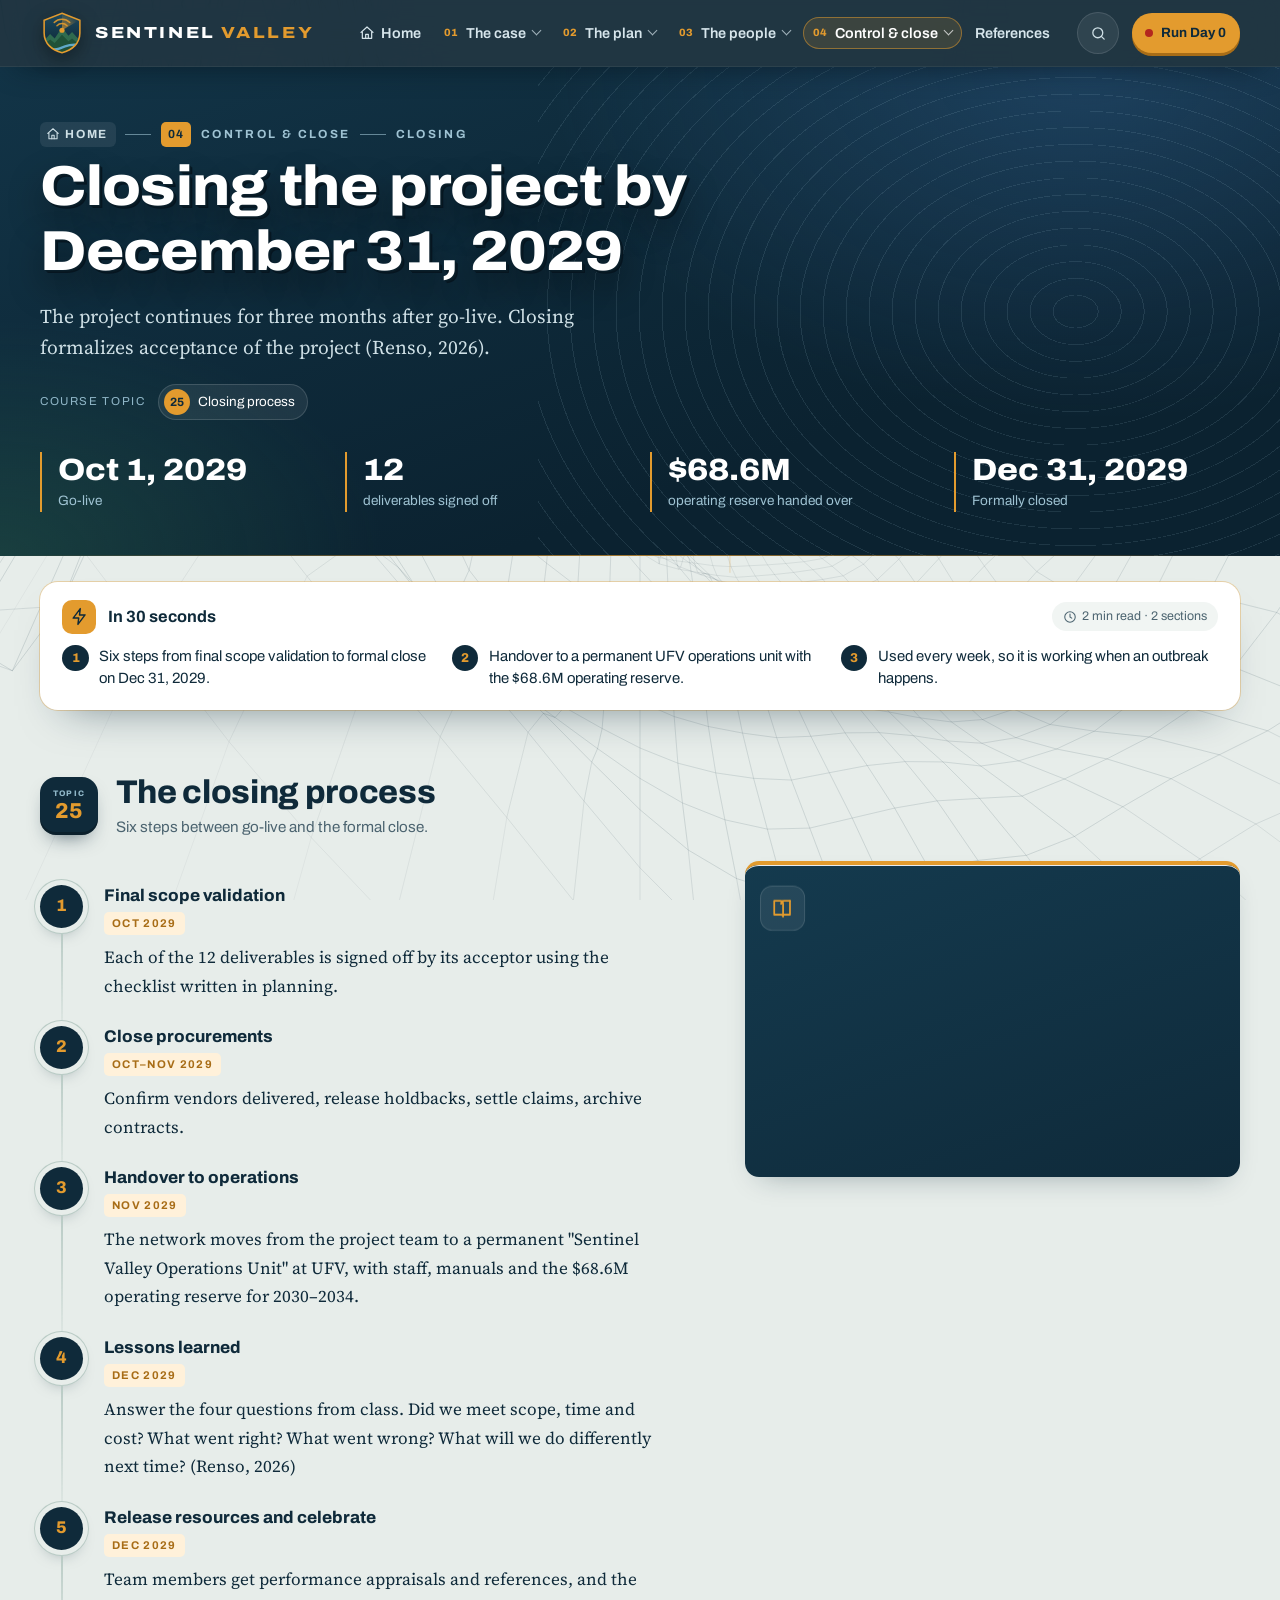
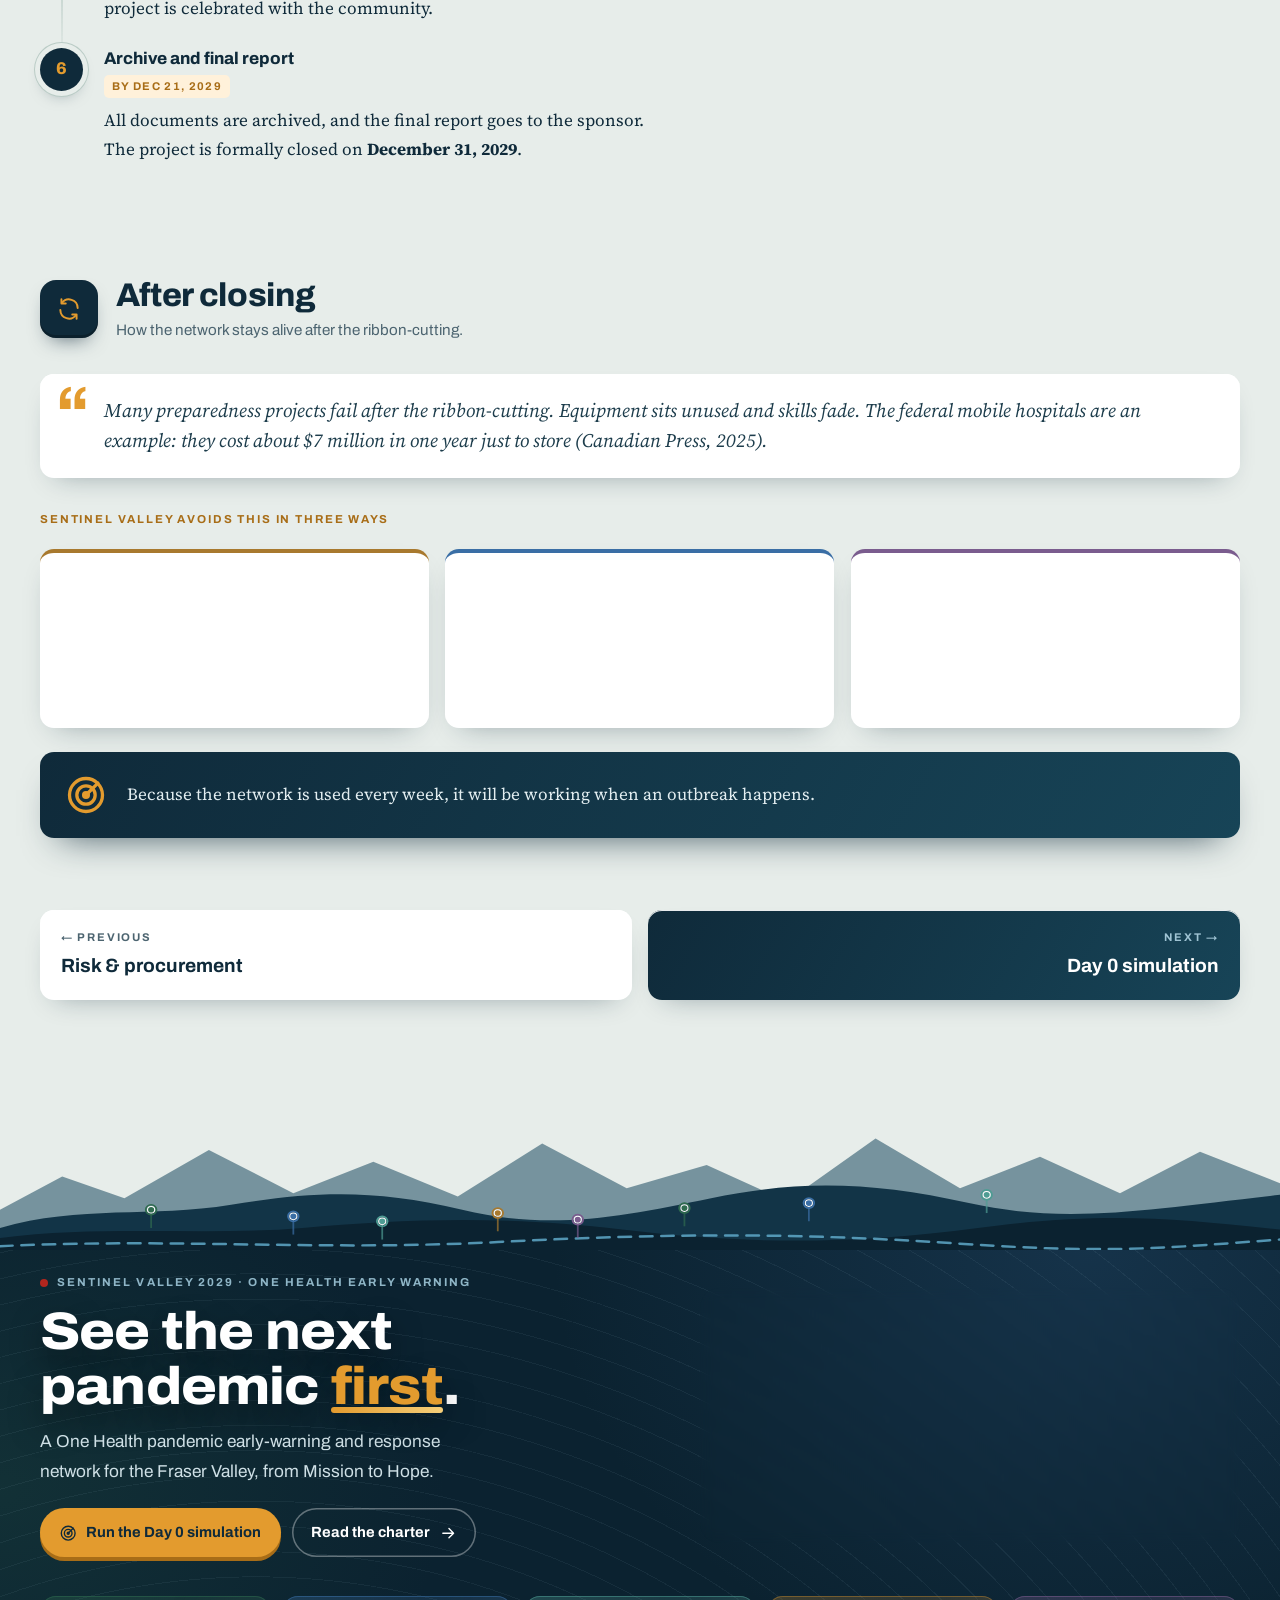
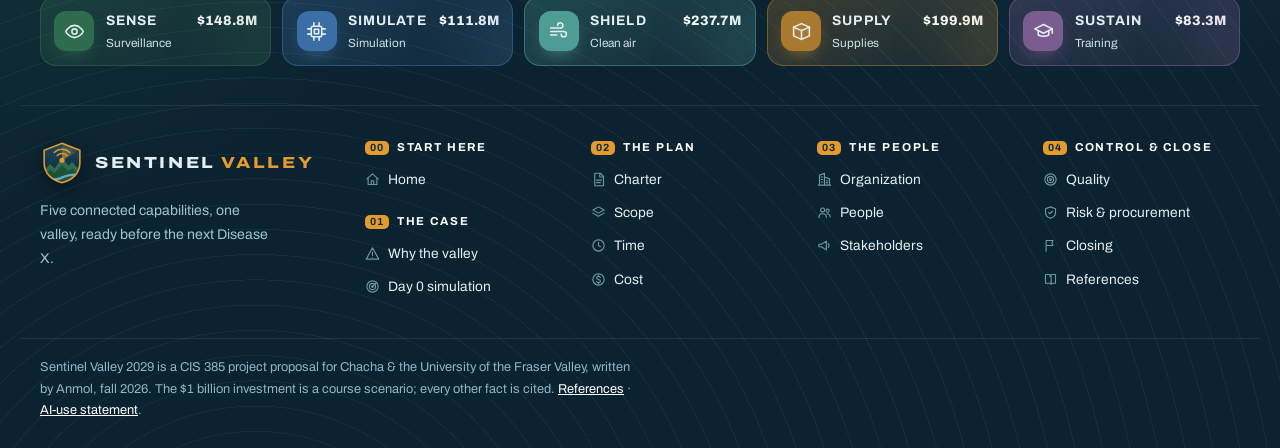
<file: closing.html>
<!DOCTYPE html>
<html lang="en"><head><meta charset="utf-8"/><meta content="width=device-width,initial-scale=1" name="viewport"/>
<title>Closing | Sentinel Valley 2029</title><meta content="Closing process" name="description"/><meta name="theme-color" content="#0F2A3A"/>
<link rel="icon" href="favicon.svg" type="image/svg+xml"/>
<link href="https://fonts.googleapis.com" rel="preconnect"/><link crossorigin="" href="https://fonts.gstatic.com" rel="preconnect"/>
<link href="https://fonts.googleapis.com/css2?family=Archivo:wdth,wght@100..125,400..800&amp;family=Source+Serif+4:ital,opsz,wght@0,8..60,400;0,8..60,600;1,8..60,400&amp;display=swap" rel="stylesheet"/>
<link href="style.css?v=mwudbpvv" rel="stylesheet"/></head><body><a class="skip" href="#main">Skip to content</a>
<svg class="sprite" aria-hidden="true"><symbol id="i-home" viewBox="0 0 24 24"><path d="M3 11l9-8 9 8M5 10v10h14V10"/><path d="M10 20v-6h4v6"/></symbol><symbol id="i-radar" viewBox="0 0 24 24"><circle cx="12" cy="12" r="9"/><circle cx="12" cy="12" r="5"/><path d="M12 12L18.5 5.5"/><circle cx="12" cy="12" r="1.3" fill="currentColor"/></symbol><symbol id="i-virus" viewBox="0 0 24 24"><circle cx="12" cy="12" r="5"/><path d="M12 2v3M12 19v3M2 12h3M19 12h3M4.9 4.9L7 7M17 17l2.1 2.1M4.9 19.1L7 17M17 7l2.1-2.1"/></symbol><symbol id="i-bird" viewBox="0 0 24 24"><path d="M4 13c4 0 6-3 7-6 1 3 3 5 6 5l3-2-1 4c-1.5 4-5 6-9 5.5L4 13z"/><circle cx="16.5" cy="11" r=".6" fill="currentColor"/></symbol><symbol id="i-air" viewBox="0 0 24 24"><path d="M3 8h11a3 3 0 1 0-3-3M3 12h15a3 3 0 1 1-3 3M3 16h7"/></symbol><symbol id="i-box" viewBox="0 0 24 24"><path d="M3 7l9-4 9 4v10l-9 4-9-4z"/><path d="M3 7l9 4 9-4M12 11v10"/></symbol><symbol id="i-cap" viewBox="0 0 24 24"><path d="M2 9l10-5 10 5-10 5z"/><path d="M6 11v5c3 2 9 2 12 0v-5M22 9v5"/></symbol><symbol id="i-people" viewBox="0 0 24 24"><circle cx="9" cy="8" r="3.2"/><path d="M3 20c0-3.5 2.7-6 6-6s6 2.5 6 6"/><circle cx="17" cy="9" r="2.5"/><path d="M16 14c3 0 5 2 5 5"/></symbol><symbol id="i-shield" viewBox="0 0 24 24"><path d="M12 3l8 3v6c0 5-3.5 8-8 9-4.5-1-8-4-8-9V6z"/><path d="M9 12l2 2 4-4"/></symbol><symbol id="i-chart" viewBox="0 0 24 24"><path d="M4 20V4M4 20h16"/><path d="M8 16v-4M12 16V8M16 16v-6"/></symbol><symbol id="i-clock" viewBox="0 0 24 24"><circle cx="12" cy="12" r="9"/><path d="M12 7v5l3 2"/></symbol><symbol id="i-dollar" viewBox="0 0 24 24"><circle cx="12" cy="12" r="9"/><path d="M15 9c-.5-1.2-1.7-2-3-2-1.7 0-3 1-3 2.4C9 13 15 11 15 14.6 15 16 13.7 17 12 17c-1.4 0-2.6-.8-3-2M12 5.5V7M12 17v1.5"/></symbol><symbol id="i-check" viewBox="0 0 24 24"><path d="M5 12l5 5 9-10"/></symbol><symbol id="i-flag" viewBox="0 0 24 24"><path d="M5 21V4M5 4h11l-2 4 2 4H5"/></symbol><symbol id="i-alert" viewBox="0 0 24 24"><path d="M12 3l10 18H2z"/><path d="M12 10v5M12 18v.01"/></symbol><symbol id="i-water" viewBox="0 0 24 24"><path d="M2 16c2-2 4-2 6 0s4 2 6 0 4-2 6 0M2 20c2-2 4-2 6 0s4 2 6 0 4-2 6 0"/><path d="M12 3c2 3 3.5 4.6 3.5 6.5a3.5 3.5 0 0 1-7 0C8.5 7.6 10 6 12 3z"/></symbol><symbol id="i-lab" viewBox="0 0 24 24"><path d="M9 3h6M10 3v6L4 19a1.5 1.5 0 0 0 1.3 2h13.4A1.5 1.5 0 0 0 20 19l-6-10V3"/><path d="M7 15h10"/></symbol><symbol id="i-cpu" viewBox="0 0 24 24"><rect x="6" y="6" width="12" height="12" rx="2"/><rect x="9.5" y="9.5" width="5" height="5"/><path d="M9 2v4M15 2v4M9 18v4M15 18v4M2 9h4M2 15h4M18 9h4M18 15h4"/></symbol><symbol id="i-doc" viewBox="0 0 24 24"><path d="M6 2h9l5 5v15H6z"/><path d="M14 2v6h6M9 13h8M9 17h6"/></symbol><symbol id="i-hand" viewBox="0 0 24 24"><path d="M8 13l3-3 2 1 4-3 4 4-6 6-3-1-2 1-5-4z"/><path d="M2 11l4-4 4 2M2 11l3 3"/></symbol><symbol id="i-mega" viewBox="0 0 24 24"><path d="M3 10v4h4l8 5V5L7 10z"/><path d="M18 9a4 4 0 0 1 0 6"/></symbol><symbol id="i-target" viewBox="0 0 24 24"><circle cx="12" cy="12" r="9"/><circle cx="12" cy="12" r="5"/><circle cx="12" cy="12" r="1.5"/></symbol><symbol id="i-layers" viewBox="0 0 24 24"><path d="M12 3l9 5-9 5-9-5z"/><path d="M3 13l9 5 9-5"/></symbol><symbol id="i-cycle" viewBox="0 0 24 24"><path d="M20 11a8 8 0 0 0-14.5-4.5M4 13a8 8 0 0 0 14.5 4.5"/><path d="M5 3v4h4M19 21v-4h-4"/></symbol><symbol id="i-building" viewBox="0 0 24 24"><path d="M4 21V5l8-3v19M12 8l8 3v10M2 21h20"/><path d="M7 8h2M7 12h2M7 16h2M15 14h2M15 17h2"/></symbol><symbol id="i-key" viewBox="0 0 24 24"><circle cx="8" cy="12" r="4"/><path d="M12 12h9M18 12v3M21 12v2"/></symbol><symbol id="i-star" viewBox="0 0 24 24"><path d="M12 3l2.7 5.6 6.1.9-4.4 4.3 1 6.1L12 17l-5.4 2.9 1-6.1L3.2 9.5l6.1-.9z"/></symbol><symbol id="i-arrow" viewBox="0 0 24 24"><path d="M5 12h14M13 6l6 6-6 6"/></symbol><symbol id="i-calendar" viewBox="0 0 24 24"><rect x="3" y="5" width="18" height="16" rx="2"/><path d="M3 10h18M8 3v4M16 3v4"/></symbol><symbol id="i-truck" viewBox="0 0 24 24"><path d="M2 6h12v10H2zM14 10h4l3 3v3h-7"/><circle cx="6" cy="18" r="2"/><circle cx="17" cy="18" r="2"/></symbol><symbol id="i-lock" viewBox="0 0 24 24"><rect x="4" y="11" width="16" height="10" rx="2"/><path d="M8 11V7a4 4 0 0 1 8 0v4"/></symbol><symbol id="i-book" viewBox="0 0 24 24"><path d="M4 4h6a3 3 0 0 1 3 3v13a2 2 0 0 0-2-2H4zM20 4h-6a3 3 0 0 0-3 3"/><path d="M20 4v14h-7"/></symbol><symbol id="i-spark" viewBox="0 0 24 24"><path d="M12 3v4M12 17v4M3 12h4M17 12h4M6 6l2.5 2.5M15.5 15.5L18 18M6 18l2.5-2.5M15.5 8.5L18 6"/></symbol><symbol id="i-tool" viewBox="0 0 24 24"><path d="M14.5 6.5a4 4 0 0 0-5.3 5.3L3 18l3 3 6.2-6.2a4 4 0 0 0 5.3-5.3l-2.5 2.5-2.5-.5-.5-2.5z"/></symbol><symbol id="i-eye" viewBox="0 0 24 24"><path d="M2 12s3.5-7 10-7 10 7 10 7-3.5 7-10 7S2 12 2 12z"/><circle cx="12" cy="12" r="3"/></symbol><symbol id="i-globe" viewBox="0 0 24 24"><circle cx="12" cy="12" r="9"/><path d="M3 12h18M12 3c3 3.5 3 14.5 0 18M12 3c-3 3.5-3 14.5 0 18"/></symbol><symbol id="i-heart" viewBox="0 0 24 24"><path d="M12 20s-8-4.5-8-10.5A4.5 4.5 0 0 1 12 7a4.5 4.5 0 0 1 8 2.5C20 15.5 12 20 12 20z"/></symbol><symbol id="i-scale" viewBox="0 0 24 24"><path d="M12 3v18M5 21h14M4 8h16M7 8l-3 6a3 3 0 0 0 6 0zM17 8l-3 6a3 3 0 0 0 6 0z"/></symbol><symbol id="i-bolt" viewBox="0 0 24 24"><path d="M13 2L4 14h7l-1 8 9-12h-7z"/></symbol><symbol id="i-search" viewBox="0 0 24 24"><circle cx="11" cy="11" r="7"/><path d="M20 20l-4-4"/></symbol><symbol id="i-list" viewBox="0 0 24 24"><path d="M9 6h12M9 12h12M9 18h12"/><circle cx="4.5" cy="6" r="1" fill="currentColor"/><circle cx="4.5" cy="12" r="1" fill="currentColor"/><circle cx="4.5" cy="18" r="1" fill="currentColor"/></symbol><symbol id="i-text" viewBox="0 0 24 24"><path d="M3 19l5-14 5 14M5 14h6M15 19l3.5-9 3.5 9M16.2 16h4.6"/></symbol><symbol id="i-up" viewBox="0 0 24 24"><path d="M12 19V5M5 12l7-7 7 7"/></symbol><symbol id="i-info" viewBox="0 0 24 24"><circle cx="12" cy="12" r="9"/><path d="M12 11v6M12 7.5v.01"/></symbol><symbol id="i-enter" viewBox="0 0 24 24"><path d="M20 5v7a3 3 0 0 1-3 3H5M9 11l-4 4 4 4"/></symbol></svg>
<header class="site"><div class="bar"><a class="brand" href="index.html" aria-label="Sentinel Valley 2029, home"><svg class="mark" viewBox="0 0 48 48" aria-hidden="true"><defs><clipPath id="lgc"><path d="M24 2.5L43.5 10v14c0 11.5-8.6 18.8-19.5 21.5C13.1 42.8 4.5 35.5 4.5 24V10z"/></clipPath><linearGradient id="lgg" x1="0" y1="0" x2="0" y2="1"><stop offset="0" stop-color="#1C4A60"/><stop offset="1" stop-color="#0B2230"/></linearGradient><radialGradient id="lgs" cx="24" cy="21" r="20" gradientUnits="userSpaceOnUse"><stop offset="0" stop-color="#E39B2E" stop-opacity=".75"/><stop offset="1" stop-color="#E39B2E" stop-opacity="0"/></radialGradient></defs>
<path d="M24 2.5L43.5 10v14c0 11.5-8.6 18.8-19.5 21.5C13.1 42.8 4.5 35.5 4.5 24V10z" fill="url(#lgg)"/>
<g clip-path="url(#lgc)"><path class="sweep" d="M24 21L24 1A20 20 0 0 1 41.3 11z" fill="url(#lgs)"/>
<path d="M2 35l9-10 5 5 8-12 7 9 4-4 11 12v14H2z" fill="#2F6B4F"/><path d="M2 38l9-7 5 4 8-9 7 7 4-3 11 9v14H2z" fill="#1F5138"/>
<path d="M0 43c8-4 14 1 21-2s14-6 27-3" fill="none" stroke="#5FA8C8" stroke-width="2.6" stroke-linecap="round"/></g>
<path d="M18.5 16a7.5 7.5 0 0 1 11 0M15.5 12.5a12 12 0 0 1 17 0" fill="none" stroke="#E39B2E" stroke-width="1.6" stroke-linecap="round" opacity=".9"/>
<circle class="eye" cx="24" cy="21" r="2.8" fill="#E39B2E"/>
<path d="M24 2.5L43.5 10v14c0 11.5-8.6 18.8-19.5 21.5C13.1 42.8 4.5 35.5 4.5 24V10z" fill="none" stroke="#E39B2E" stroke-width="1.7"/></svg><span class="word"><b>SENTINEL<i>VALLEY</i></b><small>2029 · One Health early warning</small></span></a>
<button class="navtoggle" type="button" aria-label="Open menu" aria-expanded="false" aria-controls="mainnav"><i></i><i></i><i></i></button>
<nav aria-label="Main" class="main" id="mainnav"><ul><li><a class="solo homelink" href="index.html"><svg class="i"><use href="#i-home"/></svg>Home</a></li><li class="grp"><button type="button" aria-expanded="false"><em>01</em>The case</button><div class="menu"><a href="why.html"><svg class="i"><use href="#i-alert"/></svg><b>Why the valley</b><span>Spillover risk, the cost of 2020, what works</span></a><a href="simulation.html"><svg class="i"><use href="#i-radar"/></svg><b>Day 0 simulation</b><span>Replay a 2030 outbreak, twice</span></a></div></li><li class="grp"><button type="button" aria-expanded="false"><em>02</em>The plan</button><div class="menu"><a href="charter.html"><svg class="i"><use href="#i-doc"/></svg><b>Charter</b><span>Objectives, champion and sign-off</span></a><a href="scope.html"><svg class="i"><use href="#i-layers"/></svg><b>Scope</b><span>In and out of scope, 12 deliverables, WBS</span></a><a href="time.html"><svg class="i"><use href="#i-clock"/></svg><b>Time</b><span>Gantt chart, critical path, milestones</span></a><a href="cost.html"><svg class="i"><use href="#i-dollar"/></svg><b>Cost</b><span>Every dollar of $1B, earned value, ROI</span></a></div></li><li class="grp"><button type="button" aria-expanded="false"><em>03</em>The people</button><div class="menu"><a href="organization.html"><svg class="i"><use href="#i-building"/></svg><b>Organization</b><span>Three spheres, four frames, life cycles</span></a><a href="people.html"><svg class="i"><use href="#i-people"/></svg><b>People</b><span>Team, motivation and resource planning</span></a><a href="stakeholders.html"><svg class="i"><use href="#i-mega"/></svg><b>Stakeholders</b><span>Who is affected and how we communicate</span></a></div></li><li class="grp current"><button type="button" aria-expanded="false"><em>04</em>Control &amp; close</button><div class="menu"><a href="quality.html"><svg class="i"><use href="#i-target"/></svg><b>Quality</b><span>Quality plan, testing, cost of quality</span></a><a href="risk.html"><svg class="i"><use href="#i-shield"/></svg><b>Risk &amp; procurement</b><span>SWOT, top 10 risks, contracts</span></a><a href="closing.html" aria-current="page"><svg class="i"><use href="#i-flag"/></svg><b>Closing</b><span>Acceptance, handover, lessons learned</span></a></div></li><li><a class="solo" href="references.html">References</a></li></ul></nav>
<button class="hsearch" type="button" aria-label="Search the whole site (Ctrl K)"><svg class="i"><use href="#i-search"/></svg><span>Search</span><kbd>Ctrl K</kbd></button>
<a class="cta" href="simulation.html"><span class="dot"></span>Run Day 0</a></div><div class="progress" aria-hidden="true"><i></i></div></header>
<main id="main">
<section class="phero"><p class="eyebrow"><a class="crumb" href="index.html"><svg class="i"><use href="#i-home"/></svg>Home</a><i></i><span>04</span>Control &amp; close<i></i>Closing</p>
<h1>Closing the project by December 31, 2029</h1>
<p class="lede">The project continues for three months after go-live. Closing
formalizes acceptance of the project (Renso, 2026).</p>
<div class="chips"><small>Course topic</small><a class="chip-t" href="closing.html"><b>25</b>Closing process</a></div>
<div class="kpis"><div class="kpi"><b>Oct 1, 2029</b><span>Go-live</span></div><div class="kpi"><b>12</b><span>deliverables signed off</span></div><div class="kpi"><b>$68.6M</b><span>operating reserve handed over</span></div><div class="kpi"><b>Dec 31, 2029</b><span>Formally closed</span></div></div></section>
<aside class="tldr" aria-label="Key takeaways"><div class="tl-h"><span class="tl-ic"><svg class="i"><use href="#i-bolt"/></svg></span><b>In 30 seconds</b><span class="tl-meta"><svg class="i"><use href="#i-clock"/></svg>2 min read · 2 sections</span></div><ol><li>Six steps from final scope validation to formal close on Dec 31, 2029.</li><li>Handover to a permanent UFV operations unit with the $68.6M operating reserve.</li><li>Used every week, so it is working when an outbreak happens.</li></ol></aside>

<section data-toc="The closing process" id="the-closing-process" class="sec">
<div class="sec-head"><div class="num"><small>Topic</small>25</div><h2>The closing process</h2><p>Six steps between go-live and the formal close.</p></div>
<div class="split">
<ol class="steps">
<li><span class="t">Final scope validation</span><span class="when">Oct 2029</span><p>Each of the 12 deliverables is signed off by its acceptor using the checklist written in planning.</p></li>
<li><span class="t">Close procurements</span><span class="when">Oct–Nov 2029</span><p>Confirm vendors delivered, release holdbacks, settle claims, archive contracts.</p></li>
<li><span class="t">Handover to operations</span><span class="when">Nov 2029</span><p>The network moves from the project team to a permanent "Sentinel Valley Operations Unit" at UFV, with staff, manuals and the $68.6M operating reserve for 2030–2034.</p></li>
<li><span class="t">Lessons learned</span><span class="when">Dec 2029</span><p>Answer the four questions from class. Did we meet scope, time and cost? What went right? What went wrong? What will we do differently next time? (Renso, 2026)</p></li>
<li><span class="t">Release resources and celebrate</span><span class="when">Dec 2029</span><p>Team members get performance appraisals and references, and the project is celebrated with the community.</p></li>
<li><span class="t">Archive and final report</span><span class="when">By Dec 21, 2029</span><p>All documents are archived, and the final report goes to the sponsor. The project is formally closed on <b>December 31, 2029</b>.</p></li></ol>
<div class="card dark" style="position:sticky;top:96px"><div class="ic"><svg class="i"><use href="#i-book"/></svg></div><span class="tag" style="color:var(--amber)">Lessons learned</span><h3>The four questions from class</h3>
<ol class="steps" style="margin:.8rem 0 0"><li><span class="t" style="color:#fff">Did we meet scope, time and cost?</span></li><li><span class="t" style="color:#fff">What went right?</span></li><li><span class="t" style="color:#fff">What went wrong?</span></li><li><span class="t" style="color:#fff">What will we do differently next time?</span></li></ol></div></div>
</section>

<section data-toc="After closing" id="after-closing" class="sec">
<div class="sec-head"><div class="num"><svg class="i"><use href="#i-cycle"/></svg></div><h2>After closing</h2><p>How the network stays alive after the ribbon-cutting.</p></div>
<div class="quote">Many preparedness projects fail after the ribbon-cutting. Equipment
sits unused and skills fade. The federal mobile hospitals are an
example: they cost about $7 million in one year just to store (Canadian
Press, 2025).</div>
<p class="kicker">Sentinel Valley avoids this in three ways</p>
<div class="cards" style="--min:260px">
<div class="card" style="--c:var(--supply)"><div class="ic"><svg class="i"><use href="#i-box"/></svg></div><h3>Used every flu season</h3><p>The surge unit
and stockpile are used every flu season.</p></div>
<div class="card" style="--c:var(--simulate)"><div class="ic"><svg class="i"><use href="#i-cpu"/></svg></div><h3>A weekly forecast</h3><p>The digital twin produces a
weekly respiratory forecast, so people use it in normal times.</p></div>
<div class="card" style="--c:var(--sustain)"><div class="ic"><svg class="i"><use href="#i-cap"/></svg></div><h3>Skills stay local</h3><p>UFV keeps
training graduates, so the skills stay in the valley.</p></div></div>
<div class="banner"><svg class="i" style="width:44px;height:44px;color:var(--amber)"><use href="#i-radar"/></svg><p>Because the
network is used every week, it will be working when an outbreak
happens.</p></div>
</section>
<nav class="pager" aria-label="Previous and next page"><a class="prev" href="risk.html"><small>← Previous</small><b>Risk &amp; procurement</b></a><a class="next" href="simulation.html"><small>Next →</small><b>Day 0 simulation</b></a></nav>
</main>
<footer class="site"><div class="f-sky" aria-hidden="true"><svg viewBox="0 0 1440 170" preserveAspectRatio="none">
<path class="r1" d="M0 118 L70 78 L140 104 L235 46 L330 98 L420 60 L515 102 L610 38 L705 92 L795 64 L885 108 L985 32 L1080 92 L1170 54 L1260 98 L1350 48 L1440 86 V170 H0Z"/>
<path class="r2" d="M0 140 C90 112 170 128 260 112 S420 92 520 118 S700 126 800 104 S980 84 1090 110 S1290 118 1440 100 V170 H0Z"/>
<path class="r3" d="M0 152 C120 136 230 150 340 140 S560 124 700 142 S960 160 1100 140 S1320 128 1440 142 V170 H0Z"/>
<path class="river" d="M0 162 C200 152 360 168 560 157 S900 146 1080 159 S1320 163 1440 154"/><g class="bcn" style="--c:var(--sense);--d:0s"><line x1="170" y1="140" x2="170" y2="118"/><circle class="ring" cx="170" cy="118" r="6"/><circle class="dot" cx="170" cy="118" r="4"/><title>Mission</title></g><g class="bcn" style="--c:var(--simulate);--d:0.45s"><line x1="330" y1="148" x2="330" y2="126"/><circle class="ring" cx="330" cy="126" r="6"/><circle class="dot" cx="330" cy="126" r="4"/><title>Abbotsford</title></g><g class="bcn" style="--c:var(--shield);--d:0.9s"><line x1="430" y1="154" x2="430" y2="132"/><circle class="ring" cx="430" cy="132" r="6"/><circle class="dot" cx="430" cy="132" r="4"/><title>Sumas border</title></g><g class="bcn" style="--c:var(--supply);--d:1.35s"><line x1="560" y1="144" x2="560" y2="122"/><circle class="ring" cx="560" cy="122" r="6"/><circle class="dot" cx="560" cy="122" r="4"/><title>Sumas Prairie</title></g><g class="bcn" style="--c:var(--sustain);--d:1.8s"><line x1="650" y1="152" x2="650" y2="130"/><circle class="ring" cx="650" cy="130" r="6"/><circle class="dot" cx="650" cy="130" r="4"/><title>Yarrow</title></g><g class="bcn" style="--c:var(--sense);--d:2.25s"><line x1="770" y1="138" x2="770" y2="116"/><circle class="ring" cx="770" cy="116" r="6"/><circle class="dot" cx="770" cy="116" r="4"/><title>Chilliwack</title></g><g class="bcn" style="--c:var(--simulate);--d:2.7s"><line x1="910" y1="132" x2="910" y2="110"/><circle class="ring" cx="910" cy="110" r="6"/><circle class="dot" cx="910" cy="110" r="4"/><title>Agassiz</title></g><g class="bcn" style="--c:var(--shield);--d:3.15s"><line x1="1110" y1="122" x2="1110" y2="100"/><circle class="ring" cx="1110" cy="100" r="6"/><circle class="dot" cx="1110" cy="100" r="4"/><title>Hope</title></g></svg></div><div class="f-body">
<div class="f-hero"><div class="f-pitch"><p class="f-kicker"><span class="pulse"></span>Sentinel Valley 2029 · One Health early warning</p>
<h2>See the next pandemic <em>first</em>.</h2>
<p>A One Health pandemic early-warning and response network for the Fraser Valley, from Mission to Hope.</p>
<div class="f-cta"><a class="btn pri" href="simulation.html"><svg class="i"><use href="#i-radar"/></svg>Run the Day 0 simulation</a><a class="btn ghost" href="charter.html">Read the charter <svg class="i"><use href="#i-arrow"/></svg></a></div></div>
<div class="f-count" style="--gl:91.67%"><p class="f-kicker">Mission clock <span class="f-state">Proposal stage</span></p>
<div class="f-nums"><div data-k="start"><b>41</b><small>days to project start</small></div><div data-k="live"><b>1,042</b><small>days to go-live</small></div><div data-k="close"><b>1,133</b><small>days to formal close</small></div></div>
<div class="f-line" role="img" aria-label="Project timeline from January 4, 2027 to December 31, 2029"><i class="f-prog"></i><span class="m s"><em>Start</em>Jan 4, 2027</span><span class="m g"><em>Go-live</em>Oct 1, 2029</span><span class="m c"><em>Close</em>Dec 31, 2029</span></div></div></div>
<nav class="f-pillars" aria-label="The five pillars"><a class="f-pill" href="index.html#five-connected-capabilities-the-5s" style="--c:var(--sense)"><span class="f-pic"><svg class="i"><use href="#i-eye"/></svg></span><b>SENSE</b><small>Surveillance</small><em>$148.8M</em></a><a class="f-pill" href="index.html#five-connected-capabilities-the-5s" style="--c:var(--simulate)"><span class="f-pic"><svg class="i"><use href="#i-cpu"/></svg></span><b>SIMULATE</b><small>Simulation</small><em>$111.8M</em></a><a class="f-pill" href="index.html#five-connected-capabilities-the-5s" style="--c:var(--shield)"><span class="f-pic"><svg class="i"><use href="#i-air"/></svg></span><b>SHIELD</b><small>Clean air</small><em>$237.7M</em></a><a class="f-pill" href="index.html#five-connected-capabilities-the-5s" style="--c:var(--supply)"><span class="f-pic"><svg class="i"><use href="#i-box"/></svg></span><b>SUPPLY</b><small>Supplies</small><em>$199.9M</em></a><a class="f-pill" href="index.html#five-connected-capabilities-the-5s" style="--c:var(--sustain)"><span class="f-pic"><svg class="i"><use href="#i-cap"/></svg></span><b>SUSTAIN</b><small>Training</small><em>$83.3M</em></a></nav>
<div class="fwrap"><div class="f-brand"><a class="brand" href="index.html" aria-label="Sentinel Valley 2029, home"><svg class="mark" viewBox="0 0 48 48" aria-hidden="true"><defs><clipPath id="lfc"><path d="M24 2.5L43.5 10v14c0 11.5-8.6 18.8-19.5 21.5C13.1 42.8 4.5 35.5 4.5 24V10z"/></clipPath><linearGradient id="lfg" x1="0" y1="0" x2="0" y2="1"><stop offset="0" stop-color="#1C4A60"/><stop offset="1" stop-color="#0B2230"/></linearGradient><radialGradient id="lfs" cx="24" cy="21" r="20" gradientUnits="userSpaceOnUse"><stop offset="0" stop-color="#E39B2E" stop-opacity=".75"/><stop offset="1" stop-color="#E39B2E" stop-opacity="0"/></radialGradient></defs>
<path d="M24 2.5L43.5 10v14c0 11.5-8.6 18.8-19.5 21.5C13.1 42.8 4.5 35.5 4.5 24V10z" fill="url(#lfg)"/>
<g clip-path="url(#lfc)"><path class="sweep" d="M24 21L24 1A20 20 0 0 1 41.3 11z" fill="url(#lfs)"/>
<path d="M2 35l9-10 5 5 8-12 7 9 4-4 11 12v14H2z" fill="#2F6B4F"/><path d="M2 38l9-7 5 4 8-9 7 7 4-3 11 9v14H2z" fill="#1F5138"/>
<path d="M0 43c8-4 14 1 21-2s14-6 27-3" fill="none" stroke="#5FA8C8" stroke-width="2.6" stroke-linecap="round"/></g>
<path d="M18.5 16a7.5 7.5 0 0 1 11 0M15.5 12.5a12 12 0 0 1 17 0" fill="none" stroke="#E39B2E" stroke-width="1.6" stroke-linecap="round" opacity=".9"/>
<circle class="eye" cx="24" cy="21" r="2.8" fill="#E39B2E"/>
<path d="M24 2.5L43.5 10v14c0 11.5-8.6 18.8-19.5 21.5C13.1 42.8 4.5 35.5 4.5 24V10z" fill="none" stroke="#E39B2E" stroke-width="1.7"/></svg><span class="word"><b>SENTINEL<i>VALLEY</i></b><small>2029 · One Health early warning</small></span></a><p>Five connected capabilities, one valley, ready before the next Disease X.</p></div>
<div><h4><span>00</span>Start here</h4><ul><li><a href="index.html"><svg class="i"><use href="#i-home"/></svg>Home</a></li></ul><h4><span>01</span>The case</h4><ul><li><a href="why.html"><svg class="i"><use href="#i-alert"/></svg>Why the valley</a></li><li><a href="simulation.html"><svg class="i"><use href="#i-radar"/></svg>Day 0 simulation</a></li></ul></div>
<div><h4><span>02</span>The plan</h4><ul><li><a href="charter.html"><svg class="i"><use href="#i-doc"/></svg>Charter</a></li><li><a href="scope.html"><svg class="i"><use href="#i-layers"/></svg>Scope</a></li><li><a href="time.html"><svg class="i"><use href="#i-clock"/></svg>Time</a></li><li><a href="cost.html"><svg class="i"><use href="#i-dollar"/></svg>Cost</a></li></ul></div>
<div><h4><span>03</span>The people</h4><ul><li><a href="organization.html"><svg class="i"><use href="#i-building"/></svg>Organization</a></li><li><a href="people.html"><svg class="i"><use href="#i-people"/></svg>People</a></li><li><a href="stakeholders.html"><svg class="i"><use href="#i-mega"/></svg>Stakeholders</a></li></ul></div>
<div><h4><span>04</span>Control &amp; close</h4><ul><li><a href="quality.html"><svg class="i"><use href="#i-target"/></svg>Quality</a></li><li><a href="risk.html"><svg class="i"><use href="#i-shield"/></svg>Risk &amp; procurement</a></li><li><a href="closing.html"><svg class="i"><use href="#i-flag"/></svg>Closing</a></li><li><a href="references.html"><svg class="i"><use href="#i-book"/></svg>References</a></li></ul></div></div>
<div class="fine"><p>Sentinel Valley 2029 is a CIS 385 project proposal for Chacha &amp; the University of the Fraser Valley, written by Anmol, fall 2026. The $1 billion investment is a course scenario; every other fact is cited. <a href="references.html">References</a> · <a href="references.html#ai-use">AI-use statement</a>.</p></div></div></footer>
<script src="budget.js?v=mwudbpvv"></script><script src="app.js?v=mwudbpvv"></script></body></html>
</file>
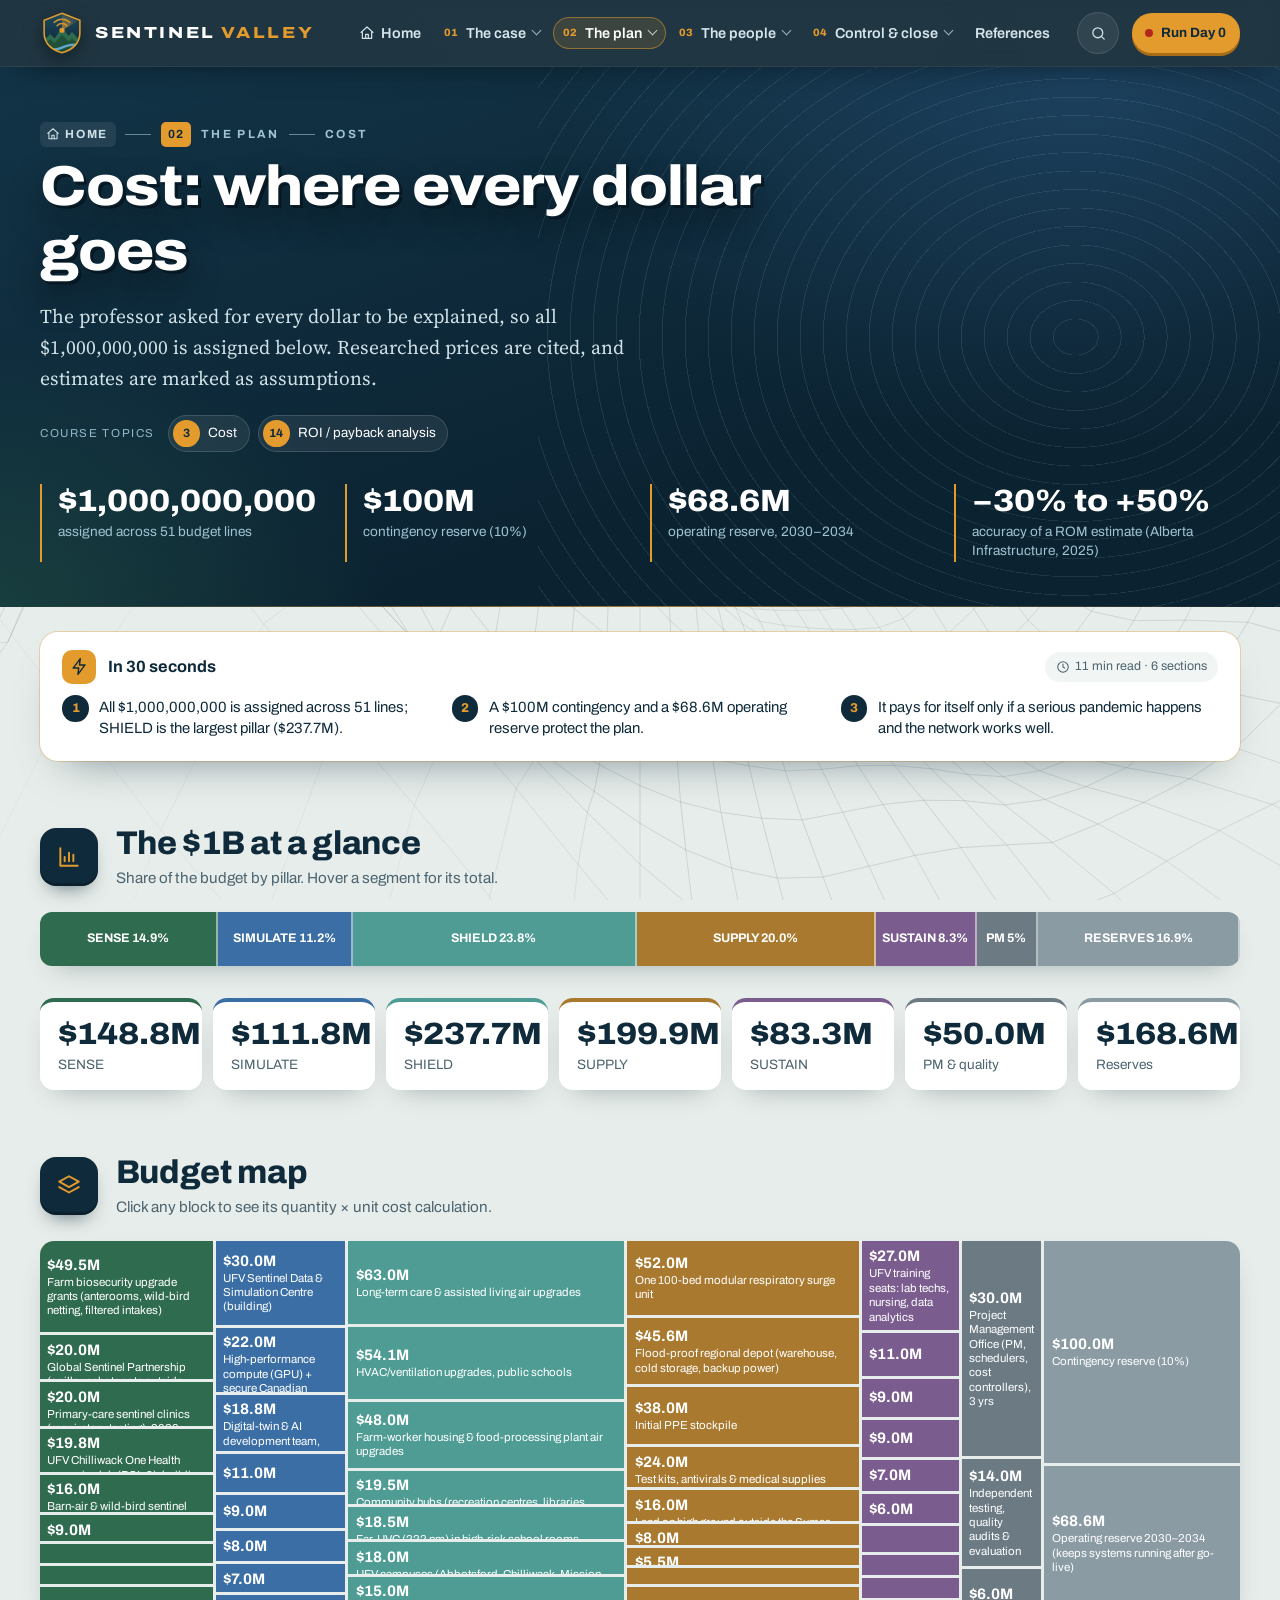
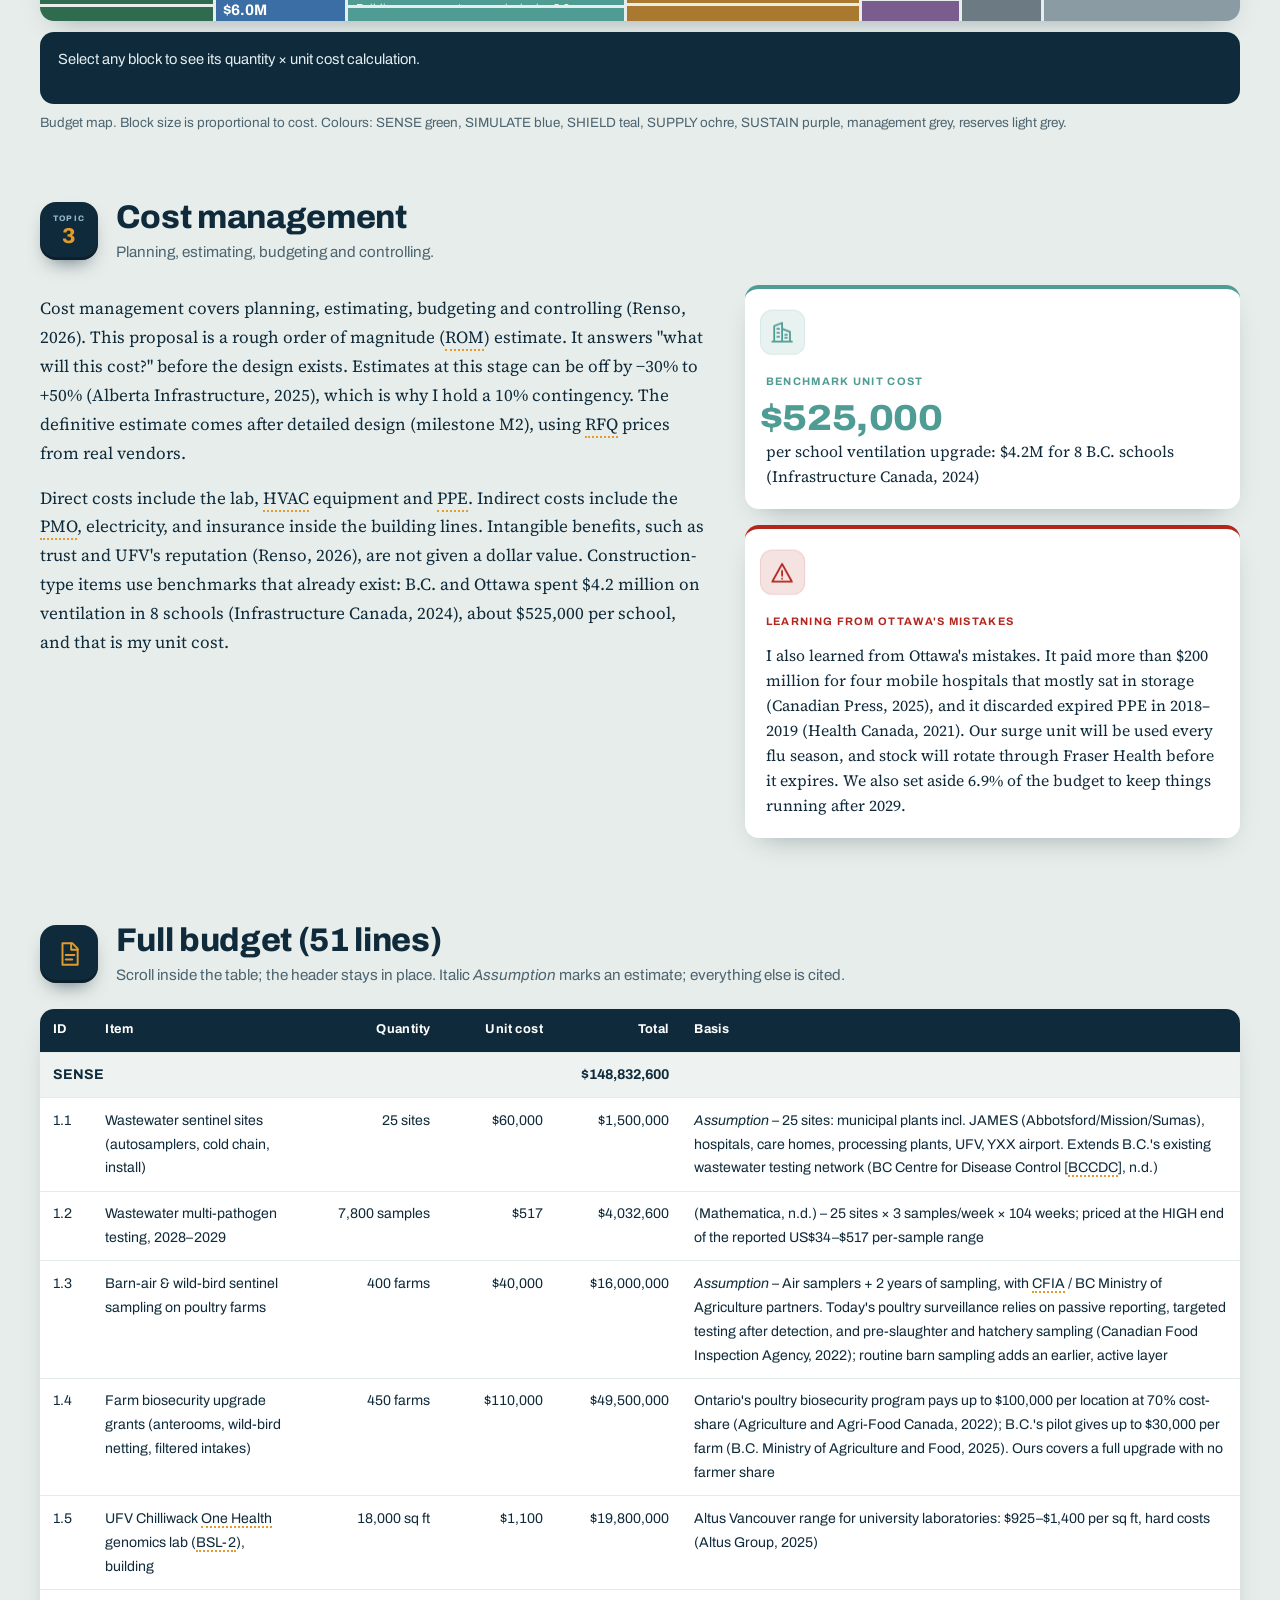
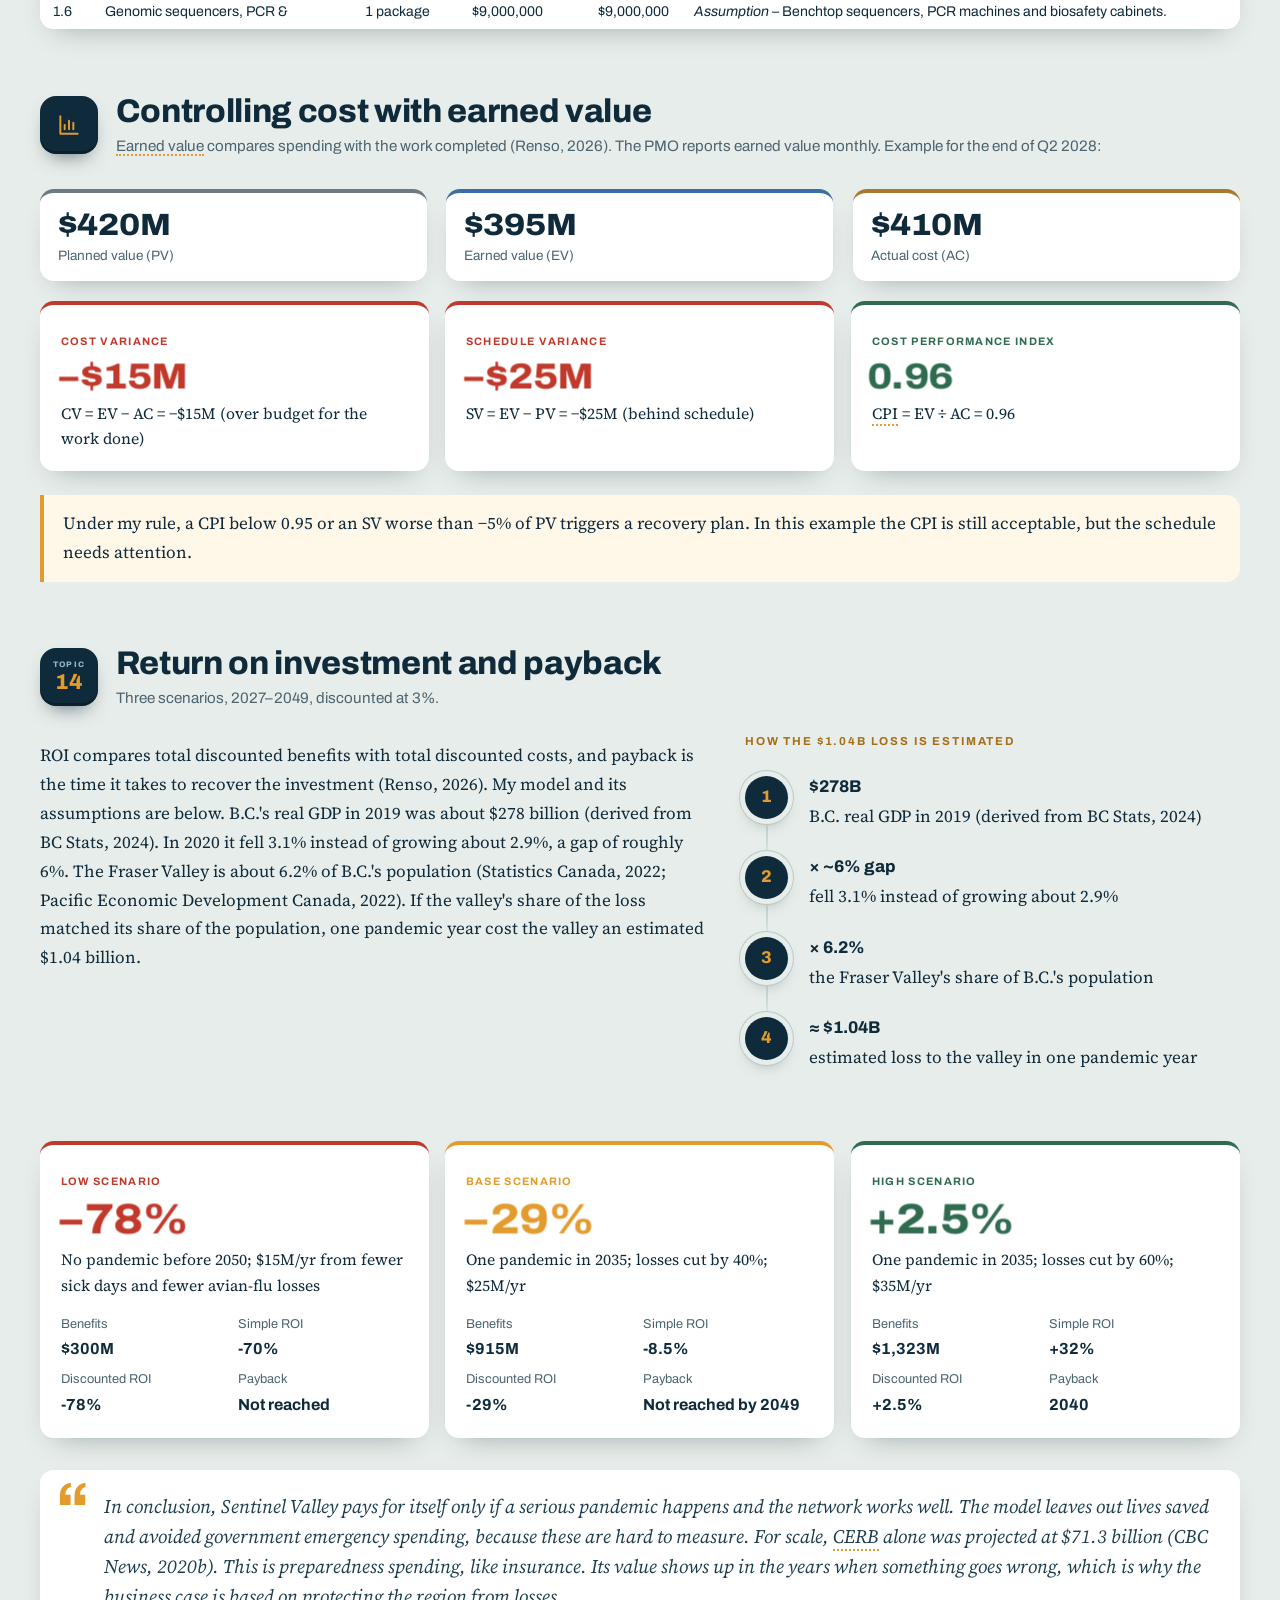
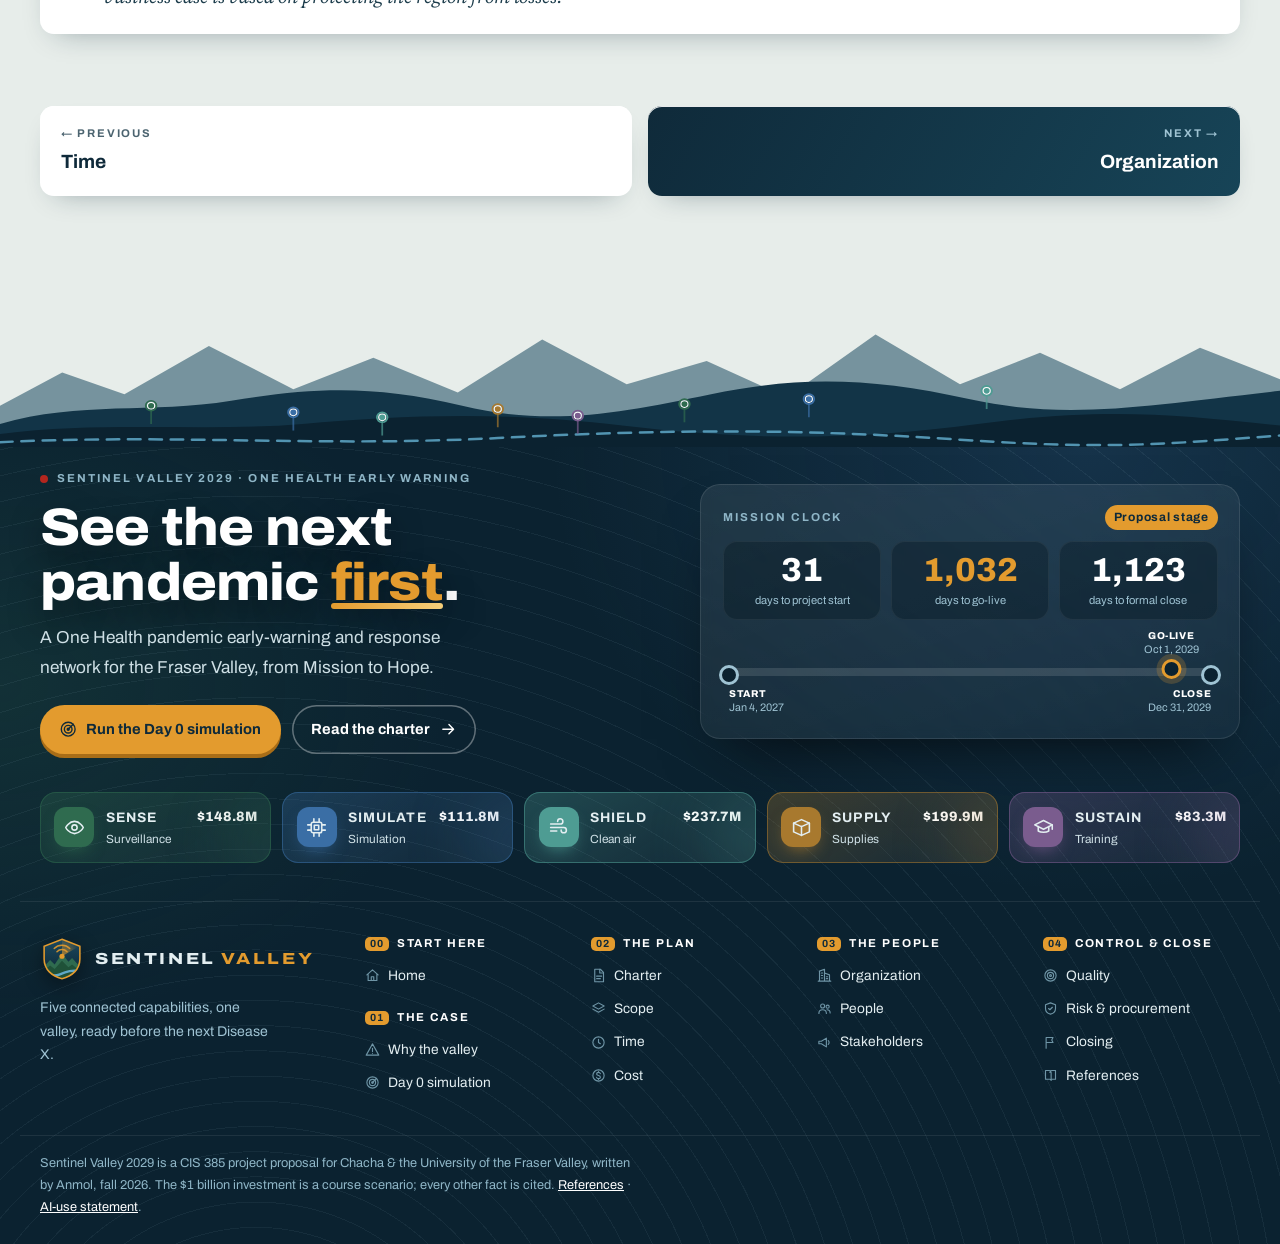
<file: cost.html>
<!DOCTYPE html>
<html lang="en"><head><meta charset="utf-8"/><meta content="width=device-width,initial-scale=1" name="viewport"/>
<title>Cost | Sentinel Valley 2029</title><meta content="Every dollar of the $1 billion budget" name="description"/><meta name="theme-color" content="#0F2A3A"/>
<link rel="icon" href="favicon.svg" type="image/svg+xml"/>
<link href="https://fonts.googleapis.com" rel="preconnect"/><link crossorigin="" href="https://fonts.gstatic.com" rel="preconnect"/>
<link href="https://fonts.googleapis.com/css2?family=Archivo:wdth,wght@100..125,400..800&amp;family=Source+Serif+4:ital,opsz,wght@0,8..60,400;0,8..60,600;1,8..60,400&amp;display=swap" rel="stylesheet"/>
<link href="style.css?v=mwudbpvv" rel="stylesheet"/></head><body><a class="skip" href="#main">Skip to content</a>
<svg class="sprite" aria-hidden="true"><symbol id="i-home" viewBox="0 0 24 24"><path d="M3 11l9-8 9 8M5 10v10h14V10"/><path d="M10 20v-6h4v6"/></symbol><symbol id="i-radar" viewBox="0 0 24 24"><circle cx="12" cy="12" r="9"/><circle cx="12" cy="12" r="5"/><path d="M12 12L18.5 5.5"/><circle cx="12" cy="12" r="1.3" fill="currentColor"/></symbol><symbol id="i-virus" viewBox="0 0 24 24"><circle cx="12" cy="12" r="5"/><path d="M12 2v3M12 19v3M2 12h3M19 12h3M4.9 4.9L7 7M17 17l2.1 2.1M4.9 19.1L7 17M17 7l2.1-2.1"/></symbol><symbol id="i-bird" viewBox="0 0 24 24"><path d="M4 13c4 0 6-3 7-6 1 3 3 5 6 5l3-2-1 4c-1.5 4-5 6-9 5.5L4 13z"/><circle cx="16.5" cy="11" r=".6" fill="currentColor"/></symbol><symbol id="i-air" viewBox="0 0 24 24"><path d="M3 8h11a3 3 0 1 0-3-3M3 12h15a3 3 0 1 1-3 3M3 16h7"/></symbol><symbol id="i-box" viewBox="0 0 24 24"><path d="M3 7l9-4 9 4v10l-9 4-9-4z"/><path d="M3 7l9 4 9-4M12 11v10"/></symbol><symbol id="i-cap" viewBox="0 0 24 24"><path d="M2 9l10-5 10 5-10 5z"/><path d="M6 11v5c3 2 9 2 12 0v-5M22 9v5"/></symbol><symbol id="i-people" viewBox="0 0 24 24"><circle cx="9" cy="8" r="3.2"/><path d="M3 20c0-3.5 2.7-6 6-6s6 2.5 6 6"/><circle cx="17" cy="9" r="2.5"/><path d="M16 14c3 0 5 2 5 5"/></symbol><symbol id="i-shield" viewBox="0 0 24 24"><path d="M12 3l8 3v6c0 5-3.5 8-8 9-4.5-1-8-4-8-9V6z"/><path d="M9 12l2 2 4-4"/></symbol><symbol id="i-chart" viewBox="0 0 24 24"><path d="M4 20V4M4 20h16"/><path d="M8 16v-4M12 16V8M16 16v-6"/></symbol><symbol id="i-clock" viewBox="0 0 24 24"><circle cx="12" cy="12" r="9"/><path d="M12 7v5l3 2"/></symbol><symbol id="i-dollar" viewBox="0 0 24 24"><circle cx="12" cy="12" r="9"/><path d="M15 9c-.5-1.2-1.7-2-3-2-1.7 0-3 1-3 2.4C9 13 15 11 15 14.6 15 16 13.7 17 12 17c-1.4 0-2.6-.8-3-2M12 5.5V7M12 17v1.5"/></symbol><symbol id="i-check" viewBox="0 0 24 24"><path d="M5 12l5 5 9-10"/></symbol><symbol id="i-flag" viewBox="0 0 24 24"><path d="M5 21V4M5 4h11l-2 4 2 4H5"/></symbol><symbol id="i-alert" viewBox="0 0 24 24"><path d="M12 3l10 18H2z"/><path d="M12 10v5M12 18v.01"/></symbol><symbol id="i-water" viewBox="0 0 24 24"><path d="M2 16c2-2 4-2 6 0s4 2 6 0 4-2 6 0M2 20c2-2 4-2 6 0s4 2 6 0 4-2 6 0"/><path d="M12 3c2 3 3.5 4.6 3.5 6.5a3.5 3.5 0 0 1-7 0C8.5 7.6 10 6 12 3z"/></symbol><symbol id="i-lab" viewBox="0 0 24 24"><path d="M9 3h6M10 3v6L4 19a1.5 1.5 0 0 0 1.3 2h13.4A1.5 1.5 0 0 0 20 19l-6-10V3"/><path d="M7 15h10"/></symbol><symbol id="i-cpu" viewBox="0 0 24 24"><rect x="6" y="6" width="12" height="12" rx="2"/><rect x="9.5" y="9.5" width="5" height="5"/><path d="M9 2v4M15 2v4M9 18v4M15 18v4M2 9h4M2 15h4M18 9h4M18 15h4"/></symbol><symbol id="i-doc" viewBox="0 0 24 24"><path d="M6 2h9l5 5v15H6z"/><path d="M14 2v6h6M9 13h8M9 17h6"/></symbol><symbol id="i-hand" viewBox="0 0 24 24"><path d="M8 13l3-3 2 1 4-3 4 4-6 6-3-1-2 1-5-4z"/><path d="M2 11l4-4 4 2M2 11l3 3"/></symbol><symbol id="i-mega" viewBox="0 0 24 24"><path d="M3 10v4h4l8 5V5L7 10z"/><path d="M18 9a4 4 0 0 1 0 6"/></symbol><symbol id="i-target" viewBox="0 0 24 24"><circle cx="12" cy="12" r="9"/><circle cx="12" cy="12" r="5"/><circle cx="12" cy="12" r="1.5"/></symbol><symbol id="i-layers" viewBox="0 0 24 24"><path d="M12 3l9 5-9 5-9-5z"/><path d="M3 13l9 5 9-5"/></symbol><symbol id="i-cycle" viewBox="0 0 24 24"><path d="M20 11a8 8 0 0 0-14.5-4.5M4 13a8 8 0 0 0 14.5 4.5"/><path d="M5 3v4h4M19 21v-4h-4"/></symbol><symbol id="i-building" viewBox="0 0 24 24"><path d="M4 21V5l8-3v19M12 8l8 3v10M2 21h20"/><path d="M7 8h2M7 12h2M7 16h2M15 14h2M15 17h2"/></symbol><symbol id="i-key" viewBox="0 0 24 24"><circle cx="8" cy="12" r="4"/><path d="M12 12h9M18 12v3M21 12v2"/></symbol><symbol id="i-star" viewBox="0 0 24 24"><path d="M12 3l2.7 5.6 6.1.9-4.4 4.3 1 6.1L12 17l-5.4 2.9 1-6.1L3.2 9.5l6.1-.9z"/></symbol><symbol id="i-arrow" viewBox="0 0 24 24"><path d="M5 12h14M13 6l6 6-6 6"/></symbol><symbol id="i-calendar" viewBox="0 0 24 24"><rect x="3" y="5" width="18" height="16" rx="2"/><path d="M3 10h18M8 3v4M16 3v4"/></symbol><symbol id="i-truck" viewBox="0 0 24 24"><path d="M2 6h12v10H2zM14 10h4l3 3v3h-7"/><circle cx="6" cy="18" r="2"/><circle cx="17" cy="18" r="2"/></symbol><symbol id="i-lock" viewBox="0 0 24 24"><rect x="4" y="11" width="16" height="10" rx="2"/><path d="M8 11V7a4 4 0 0 1 8 0v4"/></symbol><symbol id="i-book" viewBox="0 0 24 24"><path d="M4 4h6a3 3 0 0 1 3 3v13a2 2 0 0 0-2-2H4zM20 4h-6a3 3 0 0 0-3 3"/><path d="M20 4v14h-7"/></symbol><symbol id="i-spark" viewBox="0 0 24 24"><path d="M12 3v4M12 17v4M3 12h4M17 12h4M6 6l2.5 2.5M15.5 15.5L18 18M6 18l2.5-2.5M15.5 8.5L18 6"/></symbol><symbol id="i-tool" viewBox="0 0 24 24"><path d="M14.5 6.5a4 4 0 0 0-5.3 5.3L3 18l3 3 6.2-6.2a4 4 0 0 0 5.3-5.3l-2.5 2.5-2.5-.5-.5-2.5z"/></symbol><symbol id="i-eye" viewBox="0 0 24 24"><path d="M2 12s3.5-7 10-7 10 7 10 7-3.5 7-10 7S2 12 2 12z"/><circle cx="12" cy="12" r="3"/></symbol><symbol id="i-globe" viewBox="0 0 24 24"><circle cx="12" cy="12" r="9"/><path d="M3 12h18M12 3c3 3.5 3 14.5 0 18M12 3c-3 3.5-3 14.5 0 18"/></symbol><symbol id="i-heart" viewBox="0 0 24 24"><path d="M12 20s-8-4.5-8-10.5A4.5 4.5 0 0 1 12 7a4.5 4.5 0 0 1 8 2.5C20 15.5 12 20 12 20z"/></symbol><symbol id="i-scale" viewBox="0 0 24 24"><path d="M12 3v18M5 21h14M4 8h16M7 8l-3 6a3 3 0 0 0 6 0zM17 8l-3 6a3 3 0 0 0 6 0z"/></symbol><symbol id="i-bolt" viewBox="0 0 24 24"><path d="M13 2L4 14h7l-1 8 9-12h-7z"/></symbol><symbol id="i-search" viewBox="0 0 24 24"><circle cx="11" cy="11" r="7"/><path d="M20 20l-4-4"/></symbol><symbol id="i-list" viewBox="0 0 24 24"><path d="M9 6h12M9 12h12M9 18h12"/><circle cx="4.5" cy="6" r="1" fill="currentColor"/><circle cx="4.5" cy="12" r="1" fill="currentColor"/><circle cx="4.5" cy="18" r="1" fill="currentColor"/></symbol><symbol id="i-text" viewBox="0 0 24 24"><path d="M3 19l5-14 5 14M5 14h6M15 19l3.5-9 3.5 9M16.2 16h4.6"/></symbol><symbol id="i-up" viewBox="0 0 24 24"><path d="M12 19V5M5 12l7-7 7 7"/></symbol><symbol id="i-info" viewBox="0 0 24 24"><circle cx="12" cy="12" r="9"/><path d="M12 11v6M12 7.5v.01"/></symbol><symbol id="i-enter" viewBox="0 0 24 24"><path d="M20 5v7a3 3 0 0 1-3 3H5M9 11l-4 4 4 4"/></symbol></svg>
<header class="site"><div class="bar"><a class="brand" href="index.html" aria-label="Sentinel Valley 2029, home"><svg class="mark" viewBox="0 0 48 48" aria-hidden="true"><defs><clipPath id="lgc"><path d="M24 2.5L43.5 10v14c0 11.5-8.6 18.8-19.5 21.5C13.1 42.8 4.5 35.5 4.5 24V10z"/></clipPath><linearGradient id="lgg" x1="0" y1="0" x2="0" y2="1"><stop offset="0" stop-color="#1C4A60"/><stop offset="1" stop-color="#0B2230"/></linearGradient><radialGradient id="lgs" cx="24" cy="21" r="20" gradientUnits="userSpaceOnUse"><stop offset="0" stop-color="#E39B2E" stop-opacity=".75"/><stop offset="1" stop-color="#E39B2E" stop-opacity="0"/></radialGradient></defs>
<path d="M24 2.5L43.5 10v14c0 11.5-8.6 18.8-19.5 21.5C13.1 42.8 4.5 35.5 4.5 24V10z" fill="url(#lgg)"/>
<g clip-path="url(#lgc)"><path class="sweep" d="M24 21L24 1A20 20 0 0 1 41.3 11z" fill="url(#lgs)"/>
<path d="M2 35l9-10 5 5 8-12 7 9 4-4 11 12v14H2z" fill="#2F6B4F"/><path d="M2 38l9-7 5 4 8-9 7 7 4-3 11 9v14H2z" fill="#1F5138"/>
<path d="M0 43c8-4 14 1 21-2s14-6 27-3" fill="none" stroke="#5FA8C8" stroke-width="2.6" stroke-linecap="round"/></g>
<path d="M18.5 16a7.5 7.5 0 0 1 11 0M15.5 12.5a12 12 0 0 1 17 0" fill="none" stroke="#E39B2E" stroke-width="1.6" stroke-linecap="round" opacity=".9"/>
<circle class="eye" cx="24" cy="21" r="2.8" fill="#E39B2E"/>
<path d="M24 2.5L43.5 10v14c0 11.5-8.6 18.8-19.5 21.5C13.1 42.8 4.5 35.5 4.5 24V10z" fill="none" stroke="#E39B2E" stroke-width="1.7"/></svg><span class="word"><b>SENTINEL<i>VALLEY</i></b><small>2029 · One Health early warning</small></span></a>
<button class="navtoggle" type="button" aria-label="Open menu" aria-expanded="false" aria-controls="mainnav"><i></i><i></i><i></i></button>
<nav aria-label="Main" class="main" id="mainnav"><ul><li><a class="solo homelink" href="index.html"><svg class="i"><use href="#i-home"/></svg>Home</a></li><li class="grp"><button type="button" aria-expanded="false"><em>01</em>The case</button><div class="menu"><a href="why.html"><svg class="i"><use href="#i-alert"/></svg><b>Why the valley</b><span>Spillover risk, the cost of 2020, what works</span></a><a href="simulation.html"><svg class="i"><use href="#i-radar"/></svg><b>Day 0 simulation</b><span>Replay a 2030 outbreak, twice</span></a></div></li><li class="grp current"><button type="button" aria-expanded="false"><em>02</em>The plan</button><div class="menu"><a href="charter.html"><svg class="i"><use href="#i-doc"/></svg><b>Charter</b><span>Objectives, champion and sign-off</span></a><a href="scope.html"><svg class="i"><use href="#i-layers"/></svg><b>Scope</b><span>In and out of scope, 12 deliverables, WBS</span></a><a href="time.html"><svg class="i"><use href="#i-clock"/></svg><b>Time</b><span>Gantt chart, critical path, milestones</span></a><a href="cost.html" aria-current="page"><svg class="i"><use href="#i-dollar"/></svg><b>Cost</b><span>Every dollar of $1B, earned value, ROI</span></a></div></li><li class="grp"><button type="button" aria-expanded="false"><em>03</em>The people</button><div class="menu"><a href="organization.html"><svg class="i"><use href="#i-building"/></svg><b>Organization</b><span>Three spheres, four frames, life cycles</span></a><a href="people.html"><svg class="i"><use href="#i-people"/></svg><b>People</b><span>Team, motivation and resource planning</span></a><a href="stakeholders.html"><svg class="i"><use href="#i-mega"/></svg><b>Stakeholders</b><span>Who is affected and how we communicate</span></a></div></li><li class="grp"><button type="button" aria-expanded="false"><em>04</em>Control &amp; close</button><div class="menu"><a href="quality.html"><svg class="i"><use href="#i-target"/></svg><b>Quality</b><span>Quality plan, testing, cost of quality</span></a><a href="risk.html"><svg class="i"><use href="#i-shield"/></svg><b>Risk &amp; procurement</b><span>SWOT, top 10 risks, contracts</span></a><a href="closing.html"><svg class="i"><use href="#i-flag"/></svg><b>Closing</b><span>Acceptance, handover, lessons learned</span></a></div></li><li><a class="solo" href="references.html">References</a></li></ul></nav>
<button class="hsearch" type="button" aria-label="Search the whole site (Ctrl K)"><svg class="i"><use href="#i-search"/></svg><span>Search</span><kbd>Ctrl K</kbd></button>
<a class="cta" href="simulation.html"><span class="dot"></span>Run Day 0</a></div><div class="progress" aria-hidden="true"><i></i></div></header>
<main id="main">
<section class="phero"><p class="eyebrow"><a class="crumb" href="index.html"><svg class="i"><use href="#i-home"/></svg>Home</a><i></i><span>02</span>The plan<i></i>Cost</p>
<h1>Cost: where every dollar goes</h1>
<p class="lede">The professor asked for every dollar to be explained, so all
$1,000,000,000 is assigned below. Researched prices are cited, and
estimates are marked as assumptions.</p>
<div class="chips"><small>Course topics</small><a class="chip-t" href="cost.html"><b>3</b>Cost</a><a class="chip-t" href="cost.html#roi"><b>14</b>ROI / payback analysis</a></div>
<div class="kpis"><div class="kpi"><b>$1,000,000,000</b><span>assigned across 51 budget lines</span></div><div class="kpi"><b>$100M</b><span>contingency reserve (10%)</span></div><div class="kpi"><b>$68.6M</b><span>operating reserve, 2030–2034</span></div><div class="kpi"><b>−30% to +50%</b><span>accuracy of a ROM estimate (Alberta Infrastructure, 2025)</span></div></div></section>
<aside class="tldr" aria-label="Key takeaways"><div class="tl-h"><span class="tl-ic"><svg class="i"><use href="#i-bolt"/></svg></span><b>In 30 seconds</b><span class="tl-meta"><svg class="i"><use href="#i-clock"/></svg>11 min read · 6 sections</span></div><ol><li>All $1,000,000,000 is assigned across 51 lines; SHIELD is the largest pillar ($237.7M).</li><li>A $100M contingency and a $68.6M operating reserve protect the plan.</li><li>It pays for itself only if a serious pandemic happens and the network works well.</li></ol></aside>

<section data-toc="The $1B at a glance" id="the-1b-at-a-glance" class="sec">
<div class="sec-head"><div class="num"><svg class="i"><use href="#i-chart"/></svg></div><h2>The $1B at a glance</h2><p>Share of the budget by pillar. Hover a segment for its total.</p></div>
<div class="stack" role="img" aria-label="Budget split by pillar">
<span style="--v:148.8;--c:var(--sense)" title="SENSE: $148,832,600">SENSE 14.9%</span>
<span style="--v:111.75;--c:var(--simulate)" title="SIMULATE: $111,750,000">SIMULATE 11.2%</span>
<span style="--v:237.69;--c:var(--shield)" title="SHIELD: $237,690,000">SHIELD 23.8%</span>
<span style="--v:199.85;--c:var(--supply)" title="SUPPLY: $199,850,000">SUPPLY 20.0%</span>
<span style="--v:83.3;--c:var(--sustain)" title="SUSTAIN: $83,300,000">SUSTAIN 8.3%</span>
<span style="--v:50;--c:var(--pm)" title="PM &amp; QUALITY: $50,000,000">PM 5%</span>
<span style="--v:168.58;--c:var(--res)" title="RESERVES: $168,577,400">RESERVES 16.9%</span></div>
<div class="kpis light" style="grid-template-columns:repeat(auto-fit,minmax(140px,1fr));gap:.7rem">
<div class="kpi" style="--c:var(--sense)"><b>$148.8M</b><span>SENSE</span></div><div class="kpi" style="--c:var(--simulate)"><b>$111.8M</b><span>SIMULATE</span></div><div class="kpi" style="--c:var(--shield)"><b>$237.7M</b><span>SHIELD</span></div><div class="kpi" style="--c:var(--supply)"><b>$199.9M</b><span>SUPPLY</span></div><div class="kpi" style="--c:var(--sustain)"><b>$83.3M</b><span>SUSTAIN</span></div><div class="kpi" style="--c:var(--pm)"><b>$50.0M</b><span>PM &amp; quality</span></div><div class="kpi" style="--c:var(--res)"><b>$168.6M</b><span>Reserves</span></div></div>
</section>

<section data-toc="Budget map" id="budget-map" class="sec">
<div class="sec-head"><div class="num"><svg class="i"><use href="#i-layers"/></svg></div><h2>Budget map</h2><p>Click any block to see its quantity × unit cost calculation.</p></div>
<figure style="margin-top:0"><div aria-label="Budget map: click a block to see its calculation" class="tree" id="tree"></div><div id="detail">Select any block to see its quantity × unit cost calculation.</div>
<figcaption>Budget map. Block size is proportional to cost. Colours: SENSE green, SIMULATE blue, SHIELD teal, SUPPLY ochre, SUSTAIN purple, management grey, reserves light grey.</figcaption></figure>
</section>

<section data-toc="Cost management" id="cost-management" class="sec">
<div class="sec-head"><div class="num"><small>Topic</small>3</div><h2>Cost management</h2><p>Planning, estimating, budgeting and controlling.</p></div>
<div class="split">
<div class="prose"><p>Cost management covers planning, estimating, budgeting and
controlling (Renso, 2026). This proposal is a rough order of magnitude
(ROM) estimate. It answers "what will this cost?" before the design
exists. Estimates at this stage can be off by −30% to +50% (Alberta Infrastructure, 2025), which is why I hold a 10% contingency. The
definitive estimate comes after detailed design (milestone M2), using
RFQ prices from real vendors.</p>
<p>Direct costs include the lab, HVAC equipment and PPE. Indirect costs
include the PMO, electricity, and insurance inside the building lines.
Intangible benefits, such as trust and UFV's reputation (Renso, 2026),
are not given a dollar value. Construction-type items use benchmarks
that already exist: B.C. and Ottawa spent $4.2 million on ventilation in
8 schools (Infrastructure Canada, 2024), about $525,000 per school, and
that is my unit cost.</p></div>
<div class="cards" style="--min:100%;margin-top:0">
<div class="card" style="--c:var(--shield)"><div class="ic"><svg class="i"><use href="#i-building"/></svg></div><span class="tag">Benchmark unit cost</span><span class="big">$525,000</span><p style="margin:0">per school ventilation upgrade: $4.2M for 8 B.C. schools (Infrastructure Canada, 2024)</p></div>
<div class="card" style="--c:#B3261E"><div class="ic"><svg class="i"><use href="#i-alert"/></svg></div><span class="tag">Learning from Ottawa's mistakes</span><p>I also learned from Ottawa's mistakes. It paid
more than $200 million for four mobile hospitals that mostly sat in
storage (Canadian Press, 2025), and it discarded expired PPE in
2018–2019 (Health Canada, 2021). Our surge unit will be used every flu
season, and stock will rotate through Fraser Health before it expires.
We also set aside 6.9% of the budget to keep things running after
2029.</p></div></div></div>
</section>

<section data-toc="Full budget (51 lines)" id="full-budget-51-lines" class="sec">
<div class="sec-head"><div class="num"><svg class="i"><use href="#i-doc"/></svg></div><h2>Full budget (51 lines)</h2><p>Scroll inside the table; the header stays in place. Italic <i>Assumption</i> marks an estimate; everything else is cited.</p></div>
<div class="tablewrap tall"><table><thead><tr><th>ID</th><th>Item</th><th class="n">Quantity</th><th class="n">Unit cost</th><th class="n">Total</th><th>Basis</th></tr></thead><tbody><tr><th colspan="4">SENSE</th><th class="n">$148,832,600</th><th></th></tr><tr><td>1.1</td><td>Wastewater sentinel sites (autosamplers, cold chain, install)</td><td class="n">25 sites</td><td class="n">$60,000</td><td class="n">$1,500,000</td><td><i>Assumption</i> – 25 sites: municipal plants incl. JAMES (Abbotsford/Mission/Sumas), hospitals, care homes, processing plants, UFV, YXX airport. Extends B.C.'s existing wastewater testing network (BC Centre for Disease Control [BCCDC], n.d.)</td></tr><tr><td>1.2</td><td>Wastewater multi-pathogen testing, 2028–2029</td><td class="n">7,800 samples</td><td class="n">$517</td><td class="n">$4,032,600</td><td>(Mathematica, n.d.) – 25 sites × 3 samples/week × 104 weeks; priced at the HIGH end of the reported US$34–$517 per-sample range</td></tr><tr><td>1.3</td><td>Barn-air &amp; wild-bird sentinel sampling on poultry farms</td><td class="n">400 farms</td><td class="n">$40,000</td><td class="n">$16,000,000</td><td><i>Assumption</i> – Air samplers + 2 years of sampling, with CFIA / BC Ministry of Agriculture partners. Today's poultry surveillance relies on passive reporting, targeted testing after detection, and pre-slaughter and hatchery sampling (Canadian Food Inspection Agency, 2022); routine barn sampling adds an earlier, active layer</td></tr><tr><td>1.4</td><td>Farm biosecurity upgrade grants (anterooms, wild-bird netting, filtered intakes)</td><td class="n">450 farms</td><td class="n">$110,000</td><td class="n">$49,500,000</td><td>Ontario's poultry biosecurity program pays up to $100,000 per location at 70% cost-share (Agriculture and Agri-Food Canada, 2022); B.C.'s pilot gives up to $30,000 per farm (B.C. Ministry of Agriculture and Food, 2025). Ours covers a full upgrade with no farmer share</td></tr><tr><td>1.5</td><td>UFV Chilliwack One Health genomics lab (BSL-2), building</td><td class="n">18,000 sq ft</td><td class="n">$1,100</td><td class="n">$19,800,000</td><td>Altus Vancouver range for university laboratories: $925–$1,400 per sq ft, hard costs (Altus Group, 2025)</td></tr><tr><td>1.6</td><td>Genomic sequencers, PCR &amp; lab equipment</td><td class="n">1 package</td><td class="n">$9,000,000</td><td class="n">$9,000,000</td><td><i>Assumption</i> – Benchtop sequencers, PCR machines and biosafety cabinets. Benchmark: Canada's CanCOGeN network received $40 million in federal funding to sequence up to 10,000 patients and 150,000 viral samples (Genome Canada, 2020); ours equips one regional lab</td></tr><tr><td>1.7</td><td>Surveillance &amp; lab staff, 2028–2029</td><td class="n">40 FTE-years</td><td class="n">$125,000</td><td class="n">$5,000,000</td><td>(Job Bank, 2025) – 20 staff × 2 yrs; wage benchmark BC data scientist median $48.08/hr ≈ $100k + 25% benefits</td></tr><tr><td>1.8</td><td>Global Sentinel Partnership (spillover hotspots outside Canada)</td><td class="n">1 grant</td><td class="n">$20,000,000</td><td class="n">$20,000,000</td><td>(Renso, 2026) – Allowed: the $1B does not have to be spent in the
Fraser Valley or Canada if it makes sense</td></tr><tr><td>1.9</td><td>Border &amp; airport sampling (Sumas–Huntingdon crossing, YXX)</td><td class="n">1 program</td><td class="n">$4,000,000</td><td class="n">$4,000,000</td><td><i>Assumption</i> – Population-level sampling only; no individual diagnosis. Precedent: PHAC ran airport wastewater pilots to assess COVID-19 variants coming into Canada (Public Health Agency of Canada, 2026)</td></tr><tr><td>1.10</td><td>Primary-care sentinel clinics (respiratory testing), 2028–2029</td><td class="n">40 clinics</td><td class="n">$500,000</td><td class="n">$20,000,000</td><td><i>Assumption</i> – Human signal to pair with animal and wastewater signals. Expands B.C.'s Sentinel Practitioner Surveillance Network, where primary care providers contribute specimens for respiratory testing (BCCDC, 2026)</td></tr><tr><th colspan="4">SIMULATE</th><th class="n">$111,750,000</th><th></th></tr><tr><td>2.1</td><td>UFV Sentinel Data &amp; Simulation Centre (building)</td><td class="n">30,000 sq ft</td><td class="n">$1,000</td><td class="n">$30,000,000</td><td>Altus Vancouver range for university/college buildings: $750–$1,250 per sq ft (Altus Group, 2025)</td></tr><tr><td>2.2</td><td>High-performance compute (GPU) + secure Canadian cloud, 3 yrs</td><td class="n">1 package</td><td class="n">$22,000,000</td><td class="n">$22,000,000</td><td>Benchmark: the national research computing alliance is investing up to $40M in one year for dedicated AI compute (Digital Research Alliance of Canada, n.d.); ours is a regional system over 3 years, running the agent-based digital twin (Bilal et al., 2025)</td></tr><tr><td>2.3</td><td>Digital-twin &amp; AI development team, 2027–2029</td><td class="n">150 FTE-years</td><td class="n">$125,000</td><td class="n">$18,750,000</td><td>(Job Bank, 2025) – ~45 developers/data scientists/ modellers × ~2.9 yrs</td></tr><tr><td>2.4</td><td>Data-sharing agreements, privacy impact assessments, legal</td><td class="n">1 package</td><td class="n">$6,000,000</td><td class="n">$6,000,000</td><td><i>Assumption</i> – Required before any health data is touched: B.C.'s privacy law sets out privacy impact assessment duties for public bodies (Freedom of Information and Protection of Privacy Act, 1996, s. 69)</td></tr><tr><td>2.5</td><td>Cybersecurity program + ISO/IEC 27001 certification</td><td class="n">1 package</td><td class="n">$7,000,000</td><td class="n">$7,000,000</td><td>(Renso, 2026) – Professor emphasises ISO certification</td></tr><tr><td>2.6</td><td>Public dashboard + multilingual alert app (English, Punjabi and
Spanish)</td><td class="n">1 product</td><td class="n">$9,000,000</td><td class="n">$9,000,000</td><td><i>Assumption</i> – Pull + push communication channel, as the communication plan requires (Renso, 2026)</td></tr><tr><td>2.7</td><td>UFV student research &amp; co-op fund (CIS, data, health)</td><td class="n">1 fund</td><td class="n">$11,000,000</td><td class="n">$11,000,000</td><td><i>Assumption</i> – Builds local talent; about 360 co-op terms. Federal Student Work Placement subsidies cover only up to $5,000–$7,000 per placement (Employment and Social Development Canada, 2019), so this fund pays the full term</td></tr><tr><td>2.8</td><td>Integration with BCCDC / Fraser Health systems (secure APIs)</td><td class="n">1 package</td><td class="n">$8,000,000</td><td class="n">$8,000,000</td><td><i>Assumption</i> – Benchmark: Ottawa committed $505 million over five years to CIHI, Canada Health Infoway and federal data partners (Canadian Healthcare Technology, 2023); ours connects one region's systems</td></tr><tr><th colspan="4">SHIELD</th><th class="n">$237,690,000</th><th></th></tr><tr><td>3.1</td><td>HVAC/ventilation upgrades, public schools</td><td class="n">103 schools</td><td class="n">$525,000</td><td class="n">$54,075,000</td><td>(Infrastructure Canada, 2024) – Benchmark: $4.2M for 8 B.C. schools
≈ $525k/school; 46 + 30 + 10 schools (Make a Future, n.d.) + about 17 in
Mission (assumption) = 103</td></tr><tr><td>3.2</td><td>Far-UVC (222 nm) in high-risk school rooms</td><td class="n">1,030 rooms</td><td class="n">$18,000</td><td class="n">$18,540,000</td><td>(Regency Supply, n.d.) – ~$14,796 per 350 sq ft room before install,
plus installation; 10 rooms/school</td></tr><tr><td>3.3</td><td>Long-term care &amp; assisted living air upgrades</td><td class="n">45 facilities</td><td class="n">$1,400,000</td><td class="n">$63,000,000</td><td>Canada and Ontario spent $99.4M on HVAC and safety upgrades in 95 long-term care homes, about $1.05M per home (Infrastructure Canada, 2021); ours adds far-UVC</td></tr><tr><td>3.4</td><td>Farm-worker housing &amp; food-processing plant air upgrades</td><td class="n">160 sites</td><td class="n">$300,000</td><td class="n">$48,000,000</td><td>(Infrastructure Canada, 2024) – Scaled down from the $525,000-per-school ventilation benchmark (Infrastructure Canada, 2024) because bunkhouses and plant lunchrooms are smaller; outbreak settings (Fraser Health, 2021)</td></tr><tr><td>3.5</td><td>UFV campuses (Abbotsford, Chilliwack, Mission, Hope)</td><td class="n">4 campuses</td><td class="n">$4,500,000</td><td class="n">$18,000,000</td><td>(Infrastructure Canada, 2024) – About 8.6 school-sized ventilation upgrades per campus at $525,000 each (Infrastructure Canada, 2024)</td></tr><tr><td>3.6</td><td>Community hubs (recreation centres, libraries, transit hubs)</td><td class="n">30 buildings</td><td class="n">$650,000</td><td class="n">$19,500,000</td><td>(Infrastructure Canada, 2024) – Similar in size to a school ventilation upgrade, $525,000 (Infrastructure Canada, 2024), plus far-UVC in entrances</td></tr><tr><td>3.7</td><td>CO2/air-quality sensors in every classroom &amp; hub</td><td class="n">4,500 sensors</td><td class="n">$350</td><td class="n">$1,575,000</td><td><i>Assumption</i> – Live data feeds the digital twin and verifies the five-air-changes-per-hour standard used for SHIELD (CDC, n.d.)</td></tr><tr><td>3.8</td><td>Building assessments, commissioning &amp; 3-yr maintenance fund</td><td class="n">1 fund</td><td class="n">$15,000,000</td><td class="n">$15,000,000</td><td><i>Assumption</i> – Prevention + appraisal cost of quality. Benchmark: median commissioning cost of US$0.82 per sq ft for new construction across about 1,500 North American buildings (Crowe et al., 2020)</td></tr><tr><th colspan="4">SUPPLY</th><th class="n">$199,850,000</th><th></th></tr><tr><td>4.1</td><td>Land on high ground outside the Sumas Prairie flood zone</td><td class="n">1 site</td><td class="n">$16,000,000</td><td class="n">$16,000,000</td><td>About 4.7 acres at the 2024 Fraser Valley industrial land average of over $3.38M per acre (Fraser Valley Regional District, 2025)</td></tr><tr><td>4.2</td><td>Flood-proof regional depot (warehouse, cold storage, backup power)</td><td class="n">120,000 sq ft</td><td class="n">$380</td><td class="n">$45,600,000</td><td>Altus Vancouver range for distribution facilities: $200–$485 per sq ft (warehouses $125–$210); ours includes cold storage, a raised slab and backup power (Altus Group, 2025)</td></tr><tr><td>4.3</td><td>Initial PPE stockpile</td><td class="n">10,000,000 pieces</td><td class="n">$3.80</td><td class="n">$38,000,000</td><td>(Government of Canada, 2020) – $7.6B for &gt;2B pieces ≈
$3.80/piece</td></tr><tr><td>4.4</td><td>Test kits, antivirals &amp; medical supplies</td><td class="n">1 package</td><td class="n">$24,000,000</td><td class="n">$24,000,000</td><td>About 2 million rapid tests at roughly $6.17 each, based on Canada's 811 million tests for $5B (Health Canada, 2023) = $12.3M, plus about 8,000 antiviral courses at about $1,400 each (BC PharmaCare, 2024) = $11.2M, plus PCR lab supplies</td></tr><tr><td>4.5</td><td>Stock-rotation contracts with Fraser Health (use before expiry)</td><td class="n">1 contract</td><td class="n">$8,000,000</td><td class="n">$8,000,000</td><td>(Health Canada, 2021) – Avoids the 2018–2019 NESS mistake of discarding expired PPE</td></tr><tr><td>4.6</td><td>One 100-bed modular respiratory surge unit</td><td class="n">1 unit</td><td class="n">$52,000,000</td><td class="n">$52,000,000</td><td>(Canadian Press, 2025) – Federal cost more than $200M for 4 units —
ours is used every flu season</td></tr><tr><td>4.7</td><td>Mobile testing &amp; vaccination fleet</td><td class="n">10 vehicles</td><td class="n">$550,000</td><td class="n">$5,500,000</td><td>A base mobile clinic van costs about $225,000 (CBC News, 2022); ours adds testing equipment, a vaccine fridge and a generator</td></tr><tr><td>4.8</td><td>Fleet operations 2029</td><td class="n">10 vehicle-years</td><td class="n">$275,000</td><td class="n">$2,750,000</td><td><i>Assumption</i></td></tr><tr><td>4.9</td><td>Logistics &amp; inventory system (barcode/RFID)</td><td class="n">1 system</td><td class="n">$4,000,000</td><td class="n">$4,000,000</td><td><i>Assumption</i> – Tracks expiry dates so stock is used before it expires, avoiding the discarded-PPE problem in the national stockpile (Health Canada, 2021)</td></tr><tr><td>4.10</td><td>Ultra-low-temperature vaccine cold-chain storage</td><td class="n">1 package</td><td class="n">$4,000,000</td><td class="n">$4,000,000</td><td><i>Assumption</i> – Precedent: Ottawa bought 405 freezers at −80 °C to store COVID-19 vaccines (Public Services and Procurement Canada, 2023)</td></tr><tr><th colspan="4">SUSTAIN</th><th class="n">$83,300,000</th><th></th></tr><tr><td>5.1</td><td>UFV training seats: lab techs, nursing, data analytics</td><td class="n">900 seats</td><td class="n">$30,000</td><td class="n">$27,000,000</td><td>B.C. funds new nurse practitioner seats at about $72,000 per seat per year ($4.7M for 65 seats) (B.C. Ministry of Post-Secondary Education and Future Skills, 2025b); our seats are shorter certificate and diploma programs</td></tr><tr><td>5.2</td><td>Bursaries for Indigenous, rural &amp; farm-worker family students</td><td class="n">1 fund</td><td class="n">$9,000,000</td><td class="n">$9,000,000</td><td><i>Assumption</i> – Tops up existing student aid: B.C.'s Access Grant gives full-time students in need up to $4,000 per year (B.C. Ministry of Post-Secondary Education and Future Skills, 2025a)</td></tr><tr><td>5.3</td><td>Annual 'Disease X' regional exercises (2027, 2028, 2029)</td><td class="n">3 exercises</td><td class="n">$3,000,000</td><td class="n">$9,000,000</td><td><i>Assumption</i> – Yearly exercises to test the plan. Benchmark: B.C.'s first full-scale earthquake and tsunami response exercise cost $1.2 million (B.C. Ministry of Transportation and Infrastructure, 2016)</td></tr><tr><td>5.4</td><td>Business-continuity plan grants for small businesses &amp; farms</td><td class="n">1,100 plans</td><td class="n">$10,000</td><td class="n">$11,000,000</td><td><i>Assumption</i> – Benchmark: B.C.'s pandemic recovery grants paid eligible businesses between $10,000 and $30,000 each (B.C. Ministry of Jobs, Economic Recovery and Innovation, 2020)</td></tr><tr><td>5.5</td><td>Stó:lō Nation &amp; community health liaisons</td><td class="n">30 FTE-years</td><td class="n">$110,000</td><td class="n">$3,300,000</td><td><i>Assumption</i> – Benchmark: the B.C. median wage for health educators is $46.15 per hour (Job Bank, 2026), about $96,000 a year before benefits</td></tr><tr><td>5.6</td><td>Multilingual community outreach &amp; trust campaign</td><td class="n">1 campaign</td><td class="n">$7,000,000</td><td class="n">$7,000,000</td><td><i>Assumption</i> – Benchmark: Alberta spent $15.4 million on COVID-19 public messaging (Bourne, 2021)</td></tr><tr><td>5.7</td><td>Worker mental-health &amp; wellbeing supports</td><td class="n">1 program</td><td class="n">$6,000,000</td><td class="n">$6,000,000</td><td><i>Assumption</i> – Benchmark: Health Canada invested $130 million in the Wellness Together Canada mental-health portal in 2020–22 (Health Canada, 2022)</td></tr><tr><td>5.8</td><td>UFV Pandemic Preparedness Institute faculty chairs</td><td class="n">15 FTE-years</td><td class="n">$200,000</td><td class="n">$3,000,000</td><td>(Canada Research Chairs, 2019) – 5 chairs × 3 years, at the federal Tier 1 Canada Research Chair rate of $200,000 a year</td></tr><tr><td>5.9</td><td>Volunteer reserve corps training</td><td class="n">2,000 volunteers</td><td class="n">$2,500</td><td class="n">$5,000,000</td><td><i>Assumption</i> – Benchmark: Ottawa is investing $108 million over three years to renew its Humanitarian Workforce Program (Public Safety Canada, 2026)</td></tr><tr><td>5.10</td><td>Preparedness kits for vulnerable households</td><td class="n">20,000 kits</td><td class="n">$150</td><td class="n">$3,000,000</td><td><i>Assumption</i></td></tr><tr><th colspan="4">PM &amp; QUALITY</th><th class="n">$50,000,000</th><th></th></tr><tr><td>6.1</td><td>Project Management Office (PM, schedulers, cost controllers), 3 yrs</td><td class="n">1 office</td><td class="n">$30,000,000</td><td class="n">$30,000,000</td><td>Project management averages about 6% of total project cost (Project Management Institute, n.d.); this PMO plus testing and communications is 5%</td></tr><tr><td>6.2</td><td>Independent testing, quality audits &amp; evaluation</td><td class="n">1 package</td><td class="n">$14,000,000</td><td class="n">$14,000,000</td><td><i>Assumption</i> – Appraisal cost of quality: independent testing and audits (ASQ, n.d.)</td></tr><tr><td>6.3</td><td>Communications, website, progress reporting</td><td class="n">1 package</td><td class="n">$6,000,000</td><td class="n">$6,000,000</td><td><i>Assumption</i> – Delivers the push and pull channels in the communication plan (Renso, 2026)</td></tr><tr><th colspan="4">RESERVES</th><th class="n">$168,577,400</th><th></th></tr><tr><td>7.1</td><td>Contingency reserve (10%)</td><td class="n">1 reserve</td><td class="n">$100,000,000</td><td class="n">$100,000,000</td><td>(Alberta Infrastructure, 2025) – Early (Class 5) estimates can be off by −30% to +50%</td></tr><tr><td>7.2</td><td>Operating reserve 2030–2034 (keeps systems running after go-live)</td><td class="n">5 years</td><td class="n">$13,715,480</td><td class="n">$68,577,400</td><td><i>Calculated</i> – whatever remains after all other lines, so the total is exactly $1,000,000,000. Prevents the 'built then abandoned' failure seen with federal mobile hospitals</td></tr><tr><th colspan="4">Total</th><th class="n">$1,000,000,000</th><th></th></tr></tbody></table></div>
</section>

<section data-toc="Controlling cost with earned value" id="controlling-cost-with-earned-value" class="sec">
<div class="sec-head"><div class="num"><svg class="i"><use href="#i-chart"/></svg></div><h2>Controlling cost with earned value</h2><p>Earned value compares spending with the work completed (Renso, 2026).
The PMO reports earned value monthly. Example for the end of Q2 2028:</p></div>
<div class="kpis light" style="grid-template-columns:repeat(auto-fit,minmax(170px,1fr))">
<div class="kpi" style="--c:var(--pm)"><b>$420M</b><span>Planned value (PV)</span></div>
<div class="kpi" style="--c:var(--simulate)"><b>$395M</b><span>Earned value (EV)</span></div>
<div class="kpi" style="--c:var(--supply)"><b>$410M</b><span>Actual cost (AC)</span></div></div>
<div class="cards" style="--min:220px">
<div class="card" style="--c:#C0392B"><span class="tag">Cost variance</span><span class="big">−$15M</span><p>CV = EV − AC = −$15M (over budget for the work done)</p></div>
<div class="card" style="--c:#C0392B"><span class="tag">Schedule variance</span><span class="big">−$25M</span><p>SV = EV − PV = −$25M (behind schedule)</p></div>
<div class="card" style="--c:var(--green)"><span class="tag">Cost performance index</span><span class="big">0.96</span><p>CPI = EV ÷ AC = 0.96</p></div></div>
<div class="note">Under my rule, a CPI below 0.95 or an SV worse than −5% of PV triggers a recovery plan. In this example the CPI is still acceptable, but the schedule needs attention.</div>
</section>

<section data-toc="Return on investment and payback" class="sec" id="roi">
<div class="sec-head"><div class="num"><small>Topic</small>14</div><h2>Return on investment and payback</h2><p>Three scenarios, 2027–2049, discounted at 3%.</p></div>
<div class="split">
<div class="prose"><p>ROI compares total discounted benefits with total discounted costs,
and payback is the time it takes to recover the investment (Renso,
2026). My model and its assumptions are below. B.C.'s real GDP in 2019
was about $278 billion (derived from BC Stats, 2024). In 2020 it fell
3.1% instead of growing about 2.9%, a gap of roughly 6%. The Fraser
Valley is about 6.2% of B.C.'s population (Statistics Canada, 2022;
Pacific Economic Development Canada, 2022). If the valley's share of the
loss matched its share of the population, one pandemic year cost the
valley an estimated $1.04 billion.</p></div>
<div><p class="kicker">How the $1.04B loss is estimated</p>
<ol class="steps"><li><span class="t">$278B</span><p>B.C. real GDP in 2019 (derived from BC Stats, 2024)</p></li><li><span class="t">× ~6% gap</span><p>fell 3.1% instead of growing about 2.9%</p></li><li><span class="t">× 6.2%</span><p>the Fraser Valley's share of B.C.'s population</p></li><li><span class="t">≈ $1.04B</span><p>estimated loss to the valley in one pandemic year</p></li></ol></div></div>
<div class="cards scen">
<div class="card" style="--c:#C0392B"><span class="tag">Low scenario</span><span class="big">−78%</span><p>No pandemic before 2050; $15M/yr from fewer sick days and fewer avian-flu losses</p><div class="meta"><span>Benefits<b>$300M</b></span><span>Simple ROI<b>-70%</b></span><span>Discounted ROI<b>-78%</b></span><span>Payback<b>Not reached</b></span></div></div>
<div class="card" style="--c:var(--amber)"><span class="tag">Base scenario</span><span class="big">−29%</span><p>One pandemic in 2035; losses cut by 40%; $25M/yr</p><div class="meta"><span>Benefits<b>$915M</b></span><span>Simple ROI<b>-8.5%</b></span><span>Discounted ROI<b>-29%</b></span><span>Payback<b>Not reached by 2049</b></span></div></div>
<div class="card" style="--c:var(--green)"><span class="tag">High scenario</span><span class="big">+2.5%</span><p>One pandemic in 2035; losses cut by 60%; $35M/yr</p><div class="meta"><span>Benefits<b>$1,323M</b></span><span>Simple ROI<b>+32%</b></span><span>Discounted ROI<b>+2.5%</b></span><span>Payback<b>2040</b></span></div></div></div>
<div class="quote">In conclusion, Sentinel Valley pays for itself only if a serious
pandemic happens and the network works well. The model leaves out lives
saved and avoided government emergency spending, because these are hard
to measure. For scale, CERB alone was projected at $71.3 billion (CBC
News, 2020b). This is preparedness spending, like insurance. Its value
shows up in the years when something goes wrong, which is why the
business case is based on protecting the region from losses.</div>
</section>
<nav class="pager" aria-label="Previous and next page"><a class="prev" href="time.html"><small>← Previous</small><b>Time</b></a><a class="next" href="organization.html"><small>Next →</small><b>Organization</b></a></nav>
</main>
<footer class="site"><div class="f-sky" aria-hidden="true"><svg viewBox="0 0 1440 170" preserveAspectRatio="none">
<path class="r1" d="M0 118 L70 78 L140 104 L235 46 L330 98 L420 60 L515 102 L610 38 L705 92 L795 64 L885 108 L985 32 L1080 92 L1170 54 L1260 98 L1350 48 L1440 86 V170 H0Z"/>
<path class="r2" d="M0 140 C90 112 170 128 260 112 S420 92 520 118 S700 126 800 104 S980 84 1090 110 S1290 118 1440 100 V170 H0Z"/>
<path class="r3" d="M0 152 C120 136 230 150 340 140 S560 124 700 142 S960 160 1100 140 S1320 128 1440 142 V170 H0Z"/>
<path class="river" d="M0 162 C200 152 360 168 560 157 S900 146 1080 159 S1320 163 1440 154"/><g class="bcn" style="--c:var(--sense);--d:0s"><line x1="170" y1="140" x2="170" y2="118"/><circle class="ring" cx="170" cy="118" r="6"/><circle class="dot" cx="170" cy="118" r="4"/><title>Mission</title></g><g class="bcn" style="--c:var(--simulate);--d:0.45s"><line x1="330" y1="148" x2="330" y2="126"/><circle class="ring" cx="330" cy="126" r="6"/><circle class="dot" cx="330" cy="126" r="4"/><title>Abbotsford</title></g><g class="bcn" style="--c:var(--shield);--d:0.9s"><line x1="430" y1="154" x2="430" y2="132"/><circle class="ring" cx="430" cy="132" r="6"/><circle class="dot" cx="430" cy="132" r="4"/><title>Sumas border</title></g><g class="bcn" style="--c:var(--supply);--d:1.35s"><line x1="560" y1="144" x2="560" y2="122"/><circle class="ring" cx="560" cy="122" r="6"/><circle class="dot" cx="560" cy="122" r="4"/><title>Sumas Prairie</title></g><g class="bcn" style="--c:var(--sustain);--d:1.8s"><line x1="650" y1="152" x2="650" y2="130"/><circle class="ring" cx="650" cy="130" r="6"/><circle class="dot" cx="650" cy="130" r="4"/><title>Yarrow</title></g><g class="bcn" style="--c:var(--sense);--d:2.25s"><line x1="770" y1="138" x2="770" y2="116"/><circle class="ring" cx="770" cy="116" r="6"/><circle class="dot" cx="770" cy="116" r="4"/><title>Chilliwack</title></g><g class="bcn" style="--c:var(--simulate);--d:2.7s"><line x1="910" y1="132" x2="910" y2="110"/><circle class="ring" cx="910" cy="110" r="6"/><circle class="dot" cx="910" cy="110" r="4"/><title>Agassiz</title></g><g class="bcn" style="--c:var(--shield);--d:3.15s"><line x1="1110" y1="122" x2="1110" y2="100"/><circle class="ring" cx="1110" cy="100" r="6"/><circle class="dot" cx="1110" cy="100" r="4"/><title>Hope</title></g></svg></div><div class="f-body">
<div class="f-hero"><div class="f-pitch"><p class="f-kicker"><span class="pulse"></span>Sentinel Valley 2029 · One Health early warning</p>
<h2>See the next pandemic <em>first</em>.</h2>
<p>A One Health pandemic early-warning and response network for the Fraser Valley, from Mission to Hope.</p>
<div class="f-cta"><a class="btn pri" href="simulation.html"><svg class="i"><use href="#i-radar"/></svg>Run the Day 0 simulation</a><a class="btn ghost" href="charter.html">Read the charter <svg class="i"><use href="#i-arrow"/></svg></a></div></div>
<div class="f-count" style="--gl:91.67%"><p class="f-kicker">Mission clock <span class="f-state">Proposal stage</span></p>
<div class="f-nums"><div data-k="start"><b>41</b><small>days to project start</small></div><div data-k="live"><b>1,042</b><small>days to go-live</small></div><div data-k="close"><b>1,133</b><small>days to formal close</small></div></div>
<div class="f-line" role="img" aria-label="Project timeline from January 4, 2027 to December 31, 2029"><i class="f-prog"></i><span class="m s"><em>Start</em>Jan 4, 2027</span><span class="m g"><em>Go-live</em>Oct 1, 2029</span><span class="m c"><em>Close</em>Dec 31, 2029</span></div></div></div>
<nav class="f-pillars" aria-label="The five pillars"><a class="f-pill" href="index.html#five-connected-capabilities-the-5s" style="--c:var(--sense)"><span class="f-pic"><svg class="i"><use href="#i-eye"/></svg></span><b>SENSE</b><small>Surveillance</small><em>$148.8M</em></a><a class="f-pill" href="index.html#five-connected-capabilities-the-5s" style="--c:var(--simulate)"><span class="f-pic"><svg class="i"><use href="#i-cpu"/></svg></span><b>SIMULATE</b><small>Simulation</small><em>$111.8M</em></a><a class="f-pill" href="index.html#five-connected-capabilities-the-5s" style="--c:var(--shield)"><span class="f-pic"><svg class="i"><use href="#i-air"/></svg></span><b>SHIELD</b><small>Clean air</small><em>$237.7M</em></a><a class="f-pill" href="index.html#five-connected-capabilities-the-5s" style="--c:var(--supply)"><span class="f-pic"><svg class="i"><use href="#i-box"/></svg></span><b>SUPPLY</b><small>Supplies</small><em>$199.9M</em></a><a class="f-pill" href="index.html#five-connected-capabilities-the-5s" style="--c:var(--sustain)"><span class="f-pic"><svg class="i"><use href="#i-cap"/></svg></span><b>SUSTAIN</b><small>Training</small><em>$83.3M</em></a></nav>
<div class="fwrap"><div class="f-brand"><a class="brand" href="index.html" aria-label="Sentinel Valley 2029, home"><svg class="mark" viewBox="0 0 48 48" aria-hidden="true"><defs><clipPath id="lfc"><path d="M24 2.5L43.5 10v14c0 11.5-8.6 18.8-19.5 21.5C13.1 42.8 4.5 35.5 4.5 24V10z"/></clipPath><linearGradient id="lfg" x1="0" y1="0" x2="0" y2="1"><stop offset="0" stop-color="#1C4A60"/><stop offset="1" stop-color="#0B2230"/></linearGradient><radialGradient id="lfs" cx="24" cy="21" r="20" gradientUnits="userSpaceOnUse"><stop offset="0" stop-color="#E39B2E" stop-opacity=".75"/><stop offset="1" stop-color="#E39B2E" stop-opacity="0"/></radialGradient></defs>
<path d="M24 2.5L43.5 10v14c0 11.5-8.6 18.8-19.5 21.5C13.1 42.8 4.5 35.5 4.5 24V10z" fill="url(#lfg)"/>
<g clip-path="url(#lfc)"><path class="sweep" d="M24 21L24 1A20 20 0 0 1 41.3 11z" fill="url(#lfs)"/>
<path d="M2 35l9-10 5 5 8-12 7 9 4-4 11 12v14H2z" fill="#2F6B4F"/><path d="M2 38l9-7 5 4 8-9 7 7 4-3 11 9v14H2z" fill="#1F5138"/>
<path d="M0 43c8-4 14 1 21-2s14-6 27-3" fill="none" stroke="#5FA8C8" stroke-width="2.6" stroke-linecap="round"/></g>
<path d="M18.5 16a7.5 7.5 0 0 1 11 0M15.5 12.5a12 12 0 0 1 17 0" fill="none" stroke="#E39B2E" stroke-width="1.6" stroke-linecap="round" opacity=".9"/>
<circle class="eye" cx="24" cy="21" r="2.8" fill="#E39B2E"/>
<path d="M24 2.5L43.5 10v14c0 11.5-8.6 18.8-19.5 21.5C13.1 42.8 4.5 35.5 4.5 24V10z" fill="none" stroke="#E39B2E" stroke-width="1.7"/></svg><span class="word"><b>SENTINEL<i>VALLEY</i></b><small>2029 · One Health early warning</small></span></a><p>Five connected capabilities, one valley, ready before the next Disease X.</p></div>
<div><h4><span>00</span>Start here</h4><ul><li><a href="index.html"><svg class="i"><use href="#i-home"/></svg>Home</a></li></ul><h4><span>01</span>The case</h4><ul><li><a href="why.html"><svg class="i"><use href="#i-alert"/></svg>Why the valley</a></li><li><a href="simulation.html"><svg class="i"><use href="#i-radar"/></svg>Day 0 simulation</a></li></ul></div>
<div><h4><span>02</span>The plan</h4><ul><li><a href="charter.html"><svg class="i"><use href="#i-doc"/></svg>Charter</a></li><li><a href="scope.html"><svg class="i"><use href="#i-layers"/></svg>Scope</a></li><li><a href="time.html"><svg class="i"><use href="#i-clock"/></svg>Time</a></li><li><a href="cost.html"><svg class="i"><use href="#i-dollar"/></svg>Cost</a></li></ul></div>
<div><h4><span>03</span>The people</h4><ul><li><a href="organization.html"><svg class="i"><use href="#i-building"/></svg>Organization</a></li><li><a href="people.html"><svg class="i"><use href="#i-people"/></svg>People</a></li><li><a href="stakeholders.html"><svg class="i"><use href="#i-mega"/></svg>Stakeholders</a></li></ul></div>
<div><h4><span>04</span>Control &amp; close</h4><ul><li><a href="quality.html"><svg class="i"><use href="#i-target"/></svg>Quality</a></li><li><a href="risk.html"><svg class="i"><use href="#i-shield"/></svg>Risk &amp; procurement</a></li><li><a href="closing.html"><svg class="i"><use href="#i-flag"/></svg>Closing</a></li><li><a href="references.html"><svg class="i"><use href="#i-book"/></svg>References</a></li></ul></div></div>
<div class="fine"><p>Sentinel Valley 2029 is a CIS 385 project proposal for Chacha &amp; the University of the Fraser Valley, written by Anmol, fall 2026. The $1 billion investment is a course scenario; every other fact is cited. <a href="references.html">References</a> · <a href="references.html#ai-use">AI-use statement</a>.</p></div></div></footer>
<script src="budget.js?v=mwudbpvv"></script><script src="app.js?v=mwudbpvv"></script></body></html>
</file>
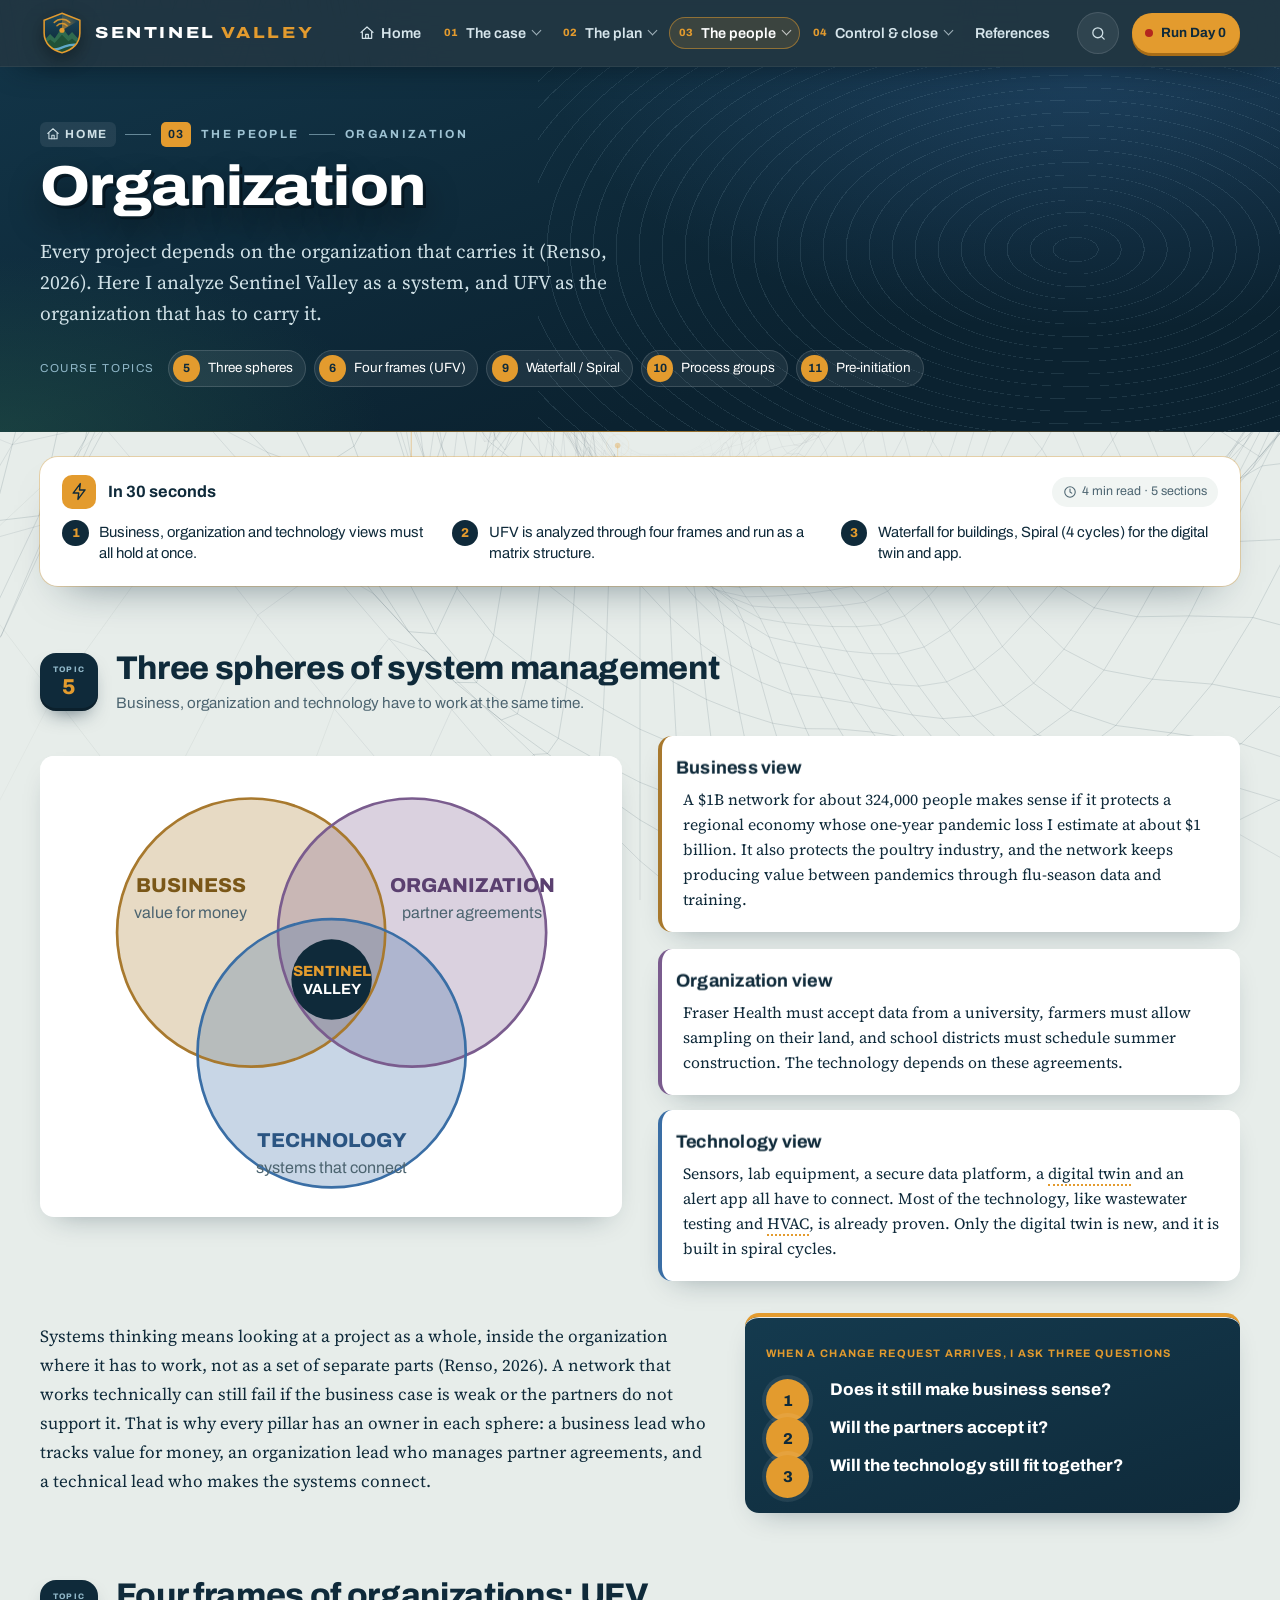
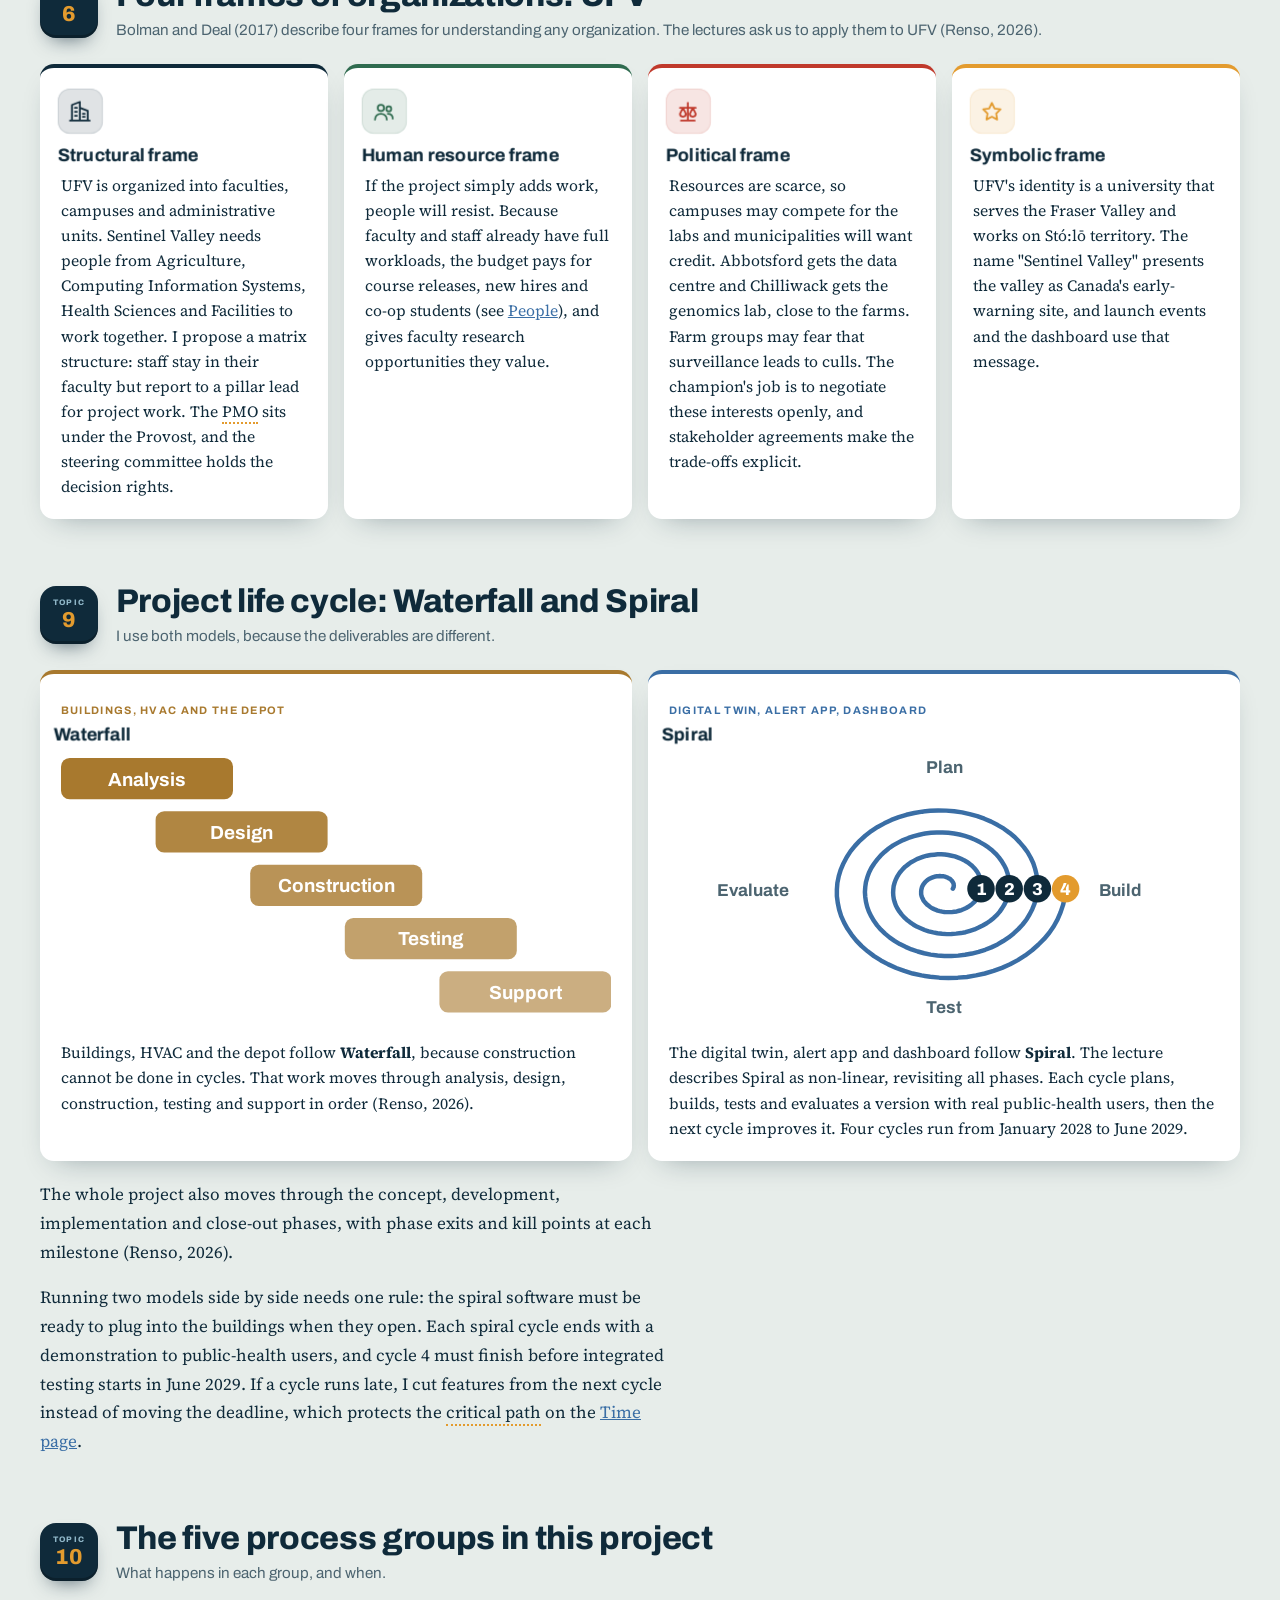
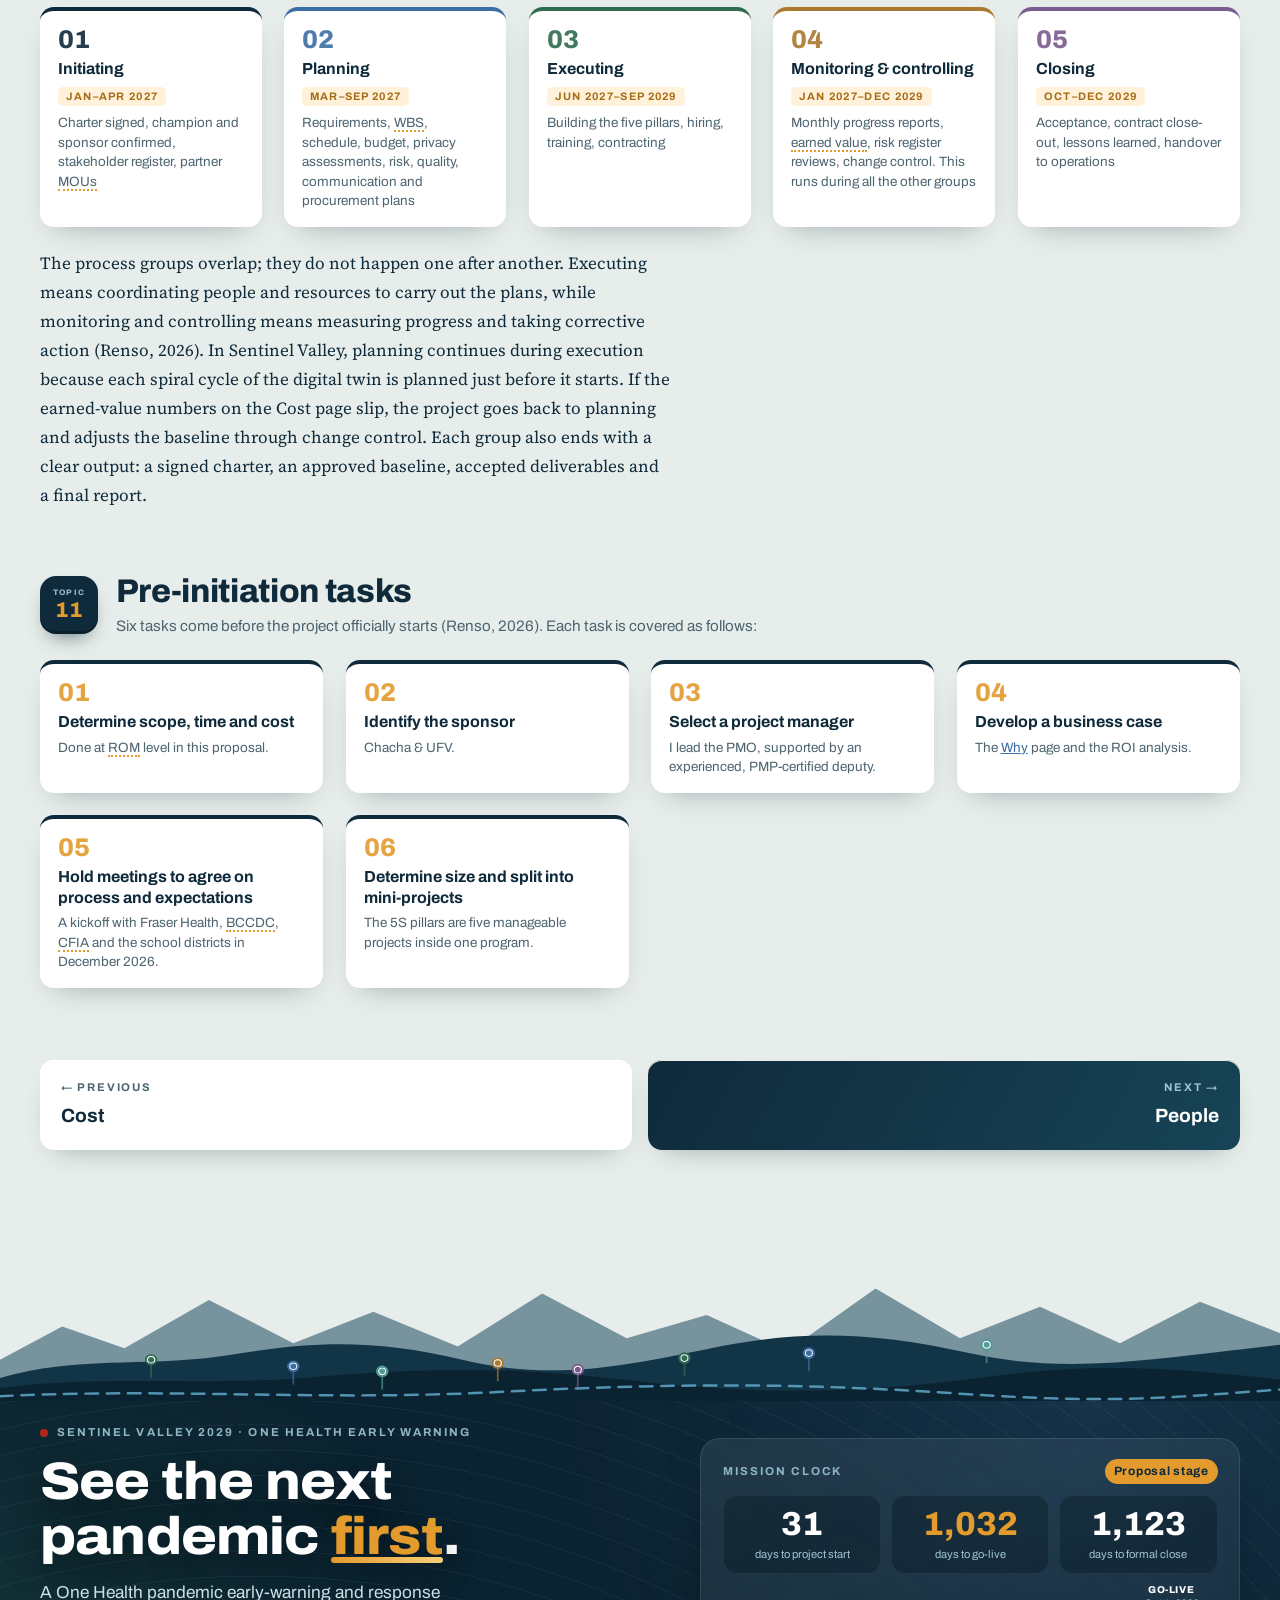
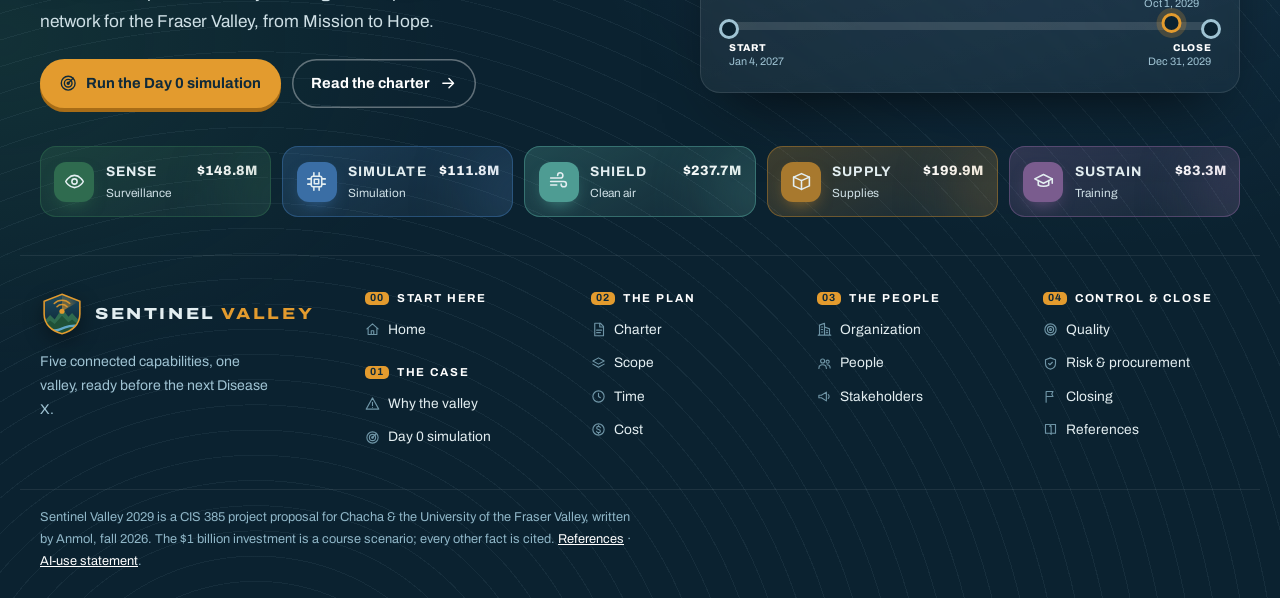
<file: organization.html>
<!DOCTYPE html>
<html lang="en"><head><meta charset="utf-8"/><meta content="width=device-width,initial-scale=1" name="viewport"/>
<title>Organization | Sentinel Valley 2029</title><meta content="Organization, life cycle and process groups" name="description"/><meta name="theme-color" content="#0F2A3A"/>
<link rel="icon" href="favicon.svg" type="image/svg+xml"/>
<link href="https://fonts.googleapis.com" rel="preconnect"/><link crossorigin="" href="https://fonts.gstatic.com" rel="preconnect"/>
<link href="https://fonts.googleapis.com/css2?family=Archivo:wdth,wght@100..125,400..800&amp;family=Source+Serif+4:ital,opsz,wght@0,8..60,400;0,8..60,600;1,8..60,400&amp;display=swap" rel="stylesheet"/>
<link href="style.css?v=mwudbpvv" rel="stylesheet"/></head><body><a class="skip" href="#main">Skip to content</a>
<svg class="sprite" aria-hidden="true"><symbol id="i-home" viewBox="0 0 24 24"><path d="M3 11l9-8 9 8M5 10v10h14V10"/><path d="M10 20v-6h4v6"/></symbol><symbol id="i-radar" viewBox="0 0 24 24"><circle cx="12" cy="12" r="9"/><circle cx="12" cy="12" r="5"/><path d="M12 12L18.5 5.5"/><circle cx="12" cy="12" r="1.3" fill="currentColor"/></symbol><symbol id="i-virus" viewBox="0 0 24 24"><circle cx="12" cy="12" r="5"/><path d="M12 2v3M12 19v3M2 12h3M19 12h3M4.9 4.9L7 7M17 17l2.1 2.1M4.9 19.1L7 17M17 7l2.1-2.1"/></symbol><symbol id="i-bird" viewBox="0 0 24 24"><path d="M4 13c4 0 6-3 7-6 1 3 3 5 6 5l3-2-1 4c-1.5 4-5 6-9 5.5L4 13z"/><circle cx="16.5" cy="11" r=".6" fill="currentColor"/></symbol><symbol id="i-air" viewBox="0 0 24 24"><path d="M3 8h11a3 3 0 1 0-3-3M3 12h15a3 3 0 1 1-3 3M3 16h7"/></symbol><symbol id="i-box" viewBox="0 0 24 24"><path d="M3 7l9-4 9 4v10l-9 4-9-4z"/><path d="M3 7l9 4 9-4M12 11v10"/></symbol><symbol id="i-cap" viewBox="0 0 24 24"><path d="M2 9l10-5 10 5-10 5z"/><path d="M6 11v5c3 2 9 2 12 0v-5M22 9v5"/></symbol><symbol id="i-people" viewBox="0 0 24 24"><circle cx="9" cy="8" r="3.2"/><path d="M3 20c0-3.5 2.7-6 6-6s6 2.5 6 6"/><circle cx="17" cy="9" r="2.5"/><path d="M16 14c3 0 5 2 5 5"/></symbol><symbol id="i-shield" viewBox="0 0 24 24"><path d="M12 3l8 3v6c0 5-3.5 8-8 9-4.5-1-8-4-8-9V6z"/><path d="M9 12l2 2 4-4"/></symbol><symbol id="i-chart" viewBox="0 0 24 24"><path d="M4 20V4M4 20h16"/><path d="M8 16v-4M12 16V8M16 16v-6"/></symbol><symbol id="i-clock" viewBox="0 0 24 24"><circle cx="12" cy="12" r="9"/><path d="M12 7v5l3 2"/></symbol><symbol id="i-dollar" viewBox="0 0 24 24"><circle cx="12" cy="12" r="9"/><path d="M15 9c-.5-1.2-1.7-2-3-2-1.7 0-3 1-3 2.4C9 13 15 11 15 14.6 15 16 13.7 17 12 17c-1.4 0-2.6-.8-3-2M12 5.5V7M12 17v1.5"/></symbol><symbol id="i-check" viewBox="0 0 24 24"><path d="M5 12l5 5 9-10"/></symbol><symbol id="i-flag" viewBox="0 0 24 24"><path d="M5 21V4M5 4h11l-2 4 2 4H5"/></symbol><symbol id="i-alert" viewBox="0 0 24 24"><path d="M12 3l10 18H2z"/><path d="M12 10v5M12 18v.01"/></symbol><symbol id="i-water" viewBox="0 0 24 24"><path d="M2 16c2-2 4-2 6 0s4 2 6 0 4-2 6 0M2 20c2-2 4-2 6 0s4 2 6 0 4-2 6 0"/><path d="M12 3c2 3 3.5 4.6 3.5 6.5a3.5 3.5 0 0 1-7 0C8.5 7.6 10 6 12 3z"/></symbol><symbol id="i-lab" viewBox="0 0 24 24"><path d="M9 3h6M10 3v6L4 19a1.5 1.5 0 0 0 1.3 2h13.4A1.5 1.5 0 0 0 20 19l-6-10V3"/><path d="M7 15h10"/></symbol><symbol id="i-cpu" viewBox="0 0 24 24"><rect x="6" y="6" width="12" height="12" rx="2"/><rect x="9.5" y="9.5" width="5" height="5"/><path d="M9 2v4M15 2v4M9 18v4M15 18v4M2 9h4M2 15h4M18 9h4M18 15h4"/></symbol><symbol id="i-doc" viewBox="0 0 24 24"><path d="M6 2h9l5 5v15H6z"/><path d="M14 2v6h6M9 13h8M9 17h6"/></symbol><symbol id="i-hand" viewBox="0 0 24 24"><path d="M8 13l3-3 2 1 4-3 4 4-6 6-3-1-2 1-5-4z"/><path d="M2 11l4-4 4 2M2 11l3 3"/></symbol><symbol id="i-mega" viewBox="0 0 24 24"><path d="M3 10v4h4l8 5V5L7 10z"/><path d="M18 9a4 4 0 0 1 0 6"/></symbol><symbol id="i-target" viewBox="0 0 24 24"><circle cx="12" cy="12" r="9"/><circle cx="12" cy="12" r="5"/><circle cx="12" cy="12" r="1.5"/></symbol><symbol id="i-layers" viewBox="0 0 24 24"><path d="M12 3l9 5-9 5-9-5z"/><path d="M3 13l9 5 9-5"/></symbol><symbol id="i-cycle" viewBox="0 0 24 24"><path d="M20 11a8 8 0 0 0-14.5-4.5M4 13a8 8 0 0 0 14.5 4.5"/><path d="M5 3v4h4M19 21v-4h-4"/></symbol><symbol id="i-building" viewBox="0 0 24 24"><path d="M4 21V5l8-3v19M12 8l8 3v10M2 21h20"/><path d="M7 8h2M7 12h2M7 16h2M15 14h2M15 17h2"/></symbol><symbol id="i-key" viewBox="0 0 24 24"><circle cx="8" cy="12" r="4"/><path d="M12 12h9M18 12v3M21 12v2"/></symbol><symbol id="i-star" viewBox="0 0 24 24"><path d="M12 3l2.7 5.6 6.1.9-4.4 4.3 1 6.1L12 17l-5.4 2.9 1-6.1L3.2 9.5l6.1-.9z"/></symbol><symbol id="i-arrow" viewBox="0 0 24 24"><path d="M5 12h14M13 6l6 6-6 6"/></symbol><symbol id="i-calendar" viewBox="0 0 24 24"><rect x="3" y="5" width="18" height="16" rx="2"/><path d="M3 10h18M8 3v4M16 3v4"/></symbol><symbol id="i-truck" viewBox="0 0 24 24"><path d="M2 6h12v10H2zM14 10h4l3 3v3h-7"/><circle cx="6" cy="18" r="2"/><circle cx="17" cy="18" r="2"/></symbol><symbol id="i-lock" viewBox="0 0 24 24"><rect x="4" y="11" width="16" height="10" rx="2"/><path d="M8 11V7a4 4 0 0 1 8 0v4"/></symbol><symbol id="i-book" viewBox="0 0 24 24"><path d="M4 4h6a3 3 0 0 1 3 3v13a2 2 0 0 0-2-2H4zM20 4h-6a3 3 0 0 0-3 3"/><path d="M20 4v14h-7"/></symbol><symbol id="i-spark" viewBox="0 0 24 24"><path d="M12 3v4M12 17v4M3 12h4M17 12h4M6 6l2.5 2.5M15.5 15.5L18 18M6 18l2.5-2.5M15.5 8.5L18 6"/></symbol><symbol id="i-tool" viewBox="0 0 24 24"><path d="M14.5 6.5a4 4 0 0 0-5.3 5.3L3 18l3 3 6.2-6.2a4 4 0 0 0 5.3-5.3l-2.5 2.5-2.5-.5-.5-2.5z"/></symbol><symbol id="i-eye" viewBox="0 0 24 24"><path d="M2 12s3.5-7 10-7 10 7 10 7-3.5 7-10 7S2 12 2 12z"/><circle cx="12" cy="12" r="3"/></symbol><symbol id="i-globe" viewBox="0 0 24 24"><circle cx="12" cy="12" r="9"/><path d="M3 12h18M12 3c3 3.5 3 14.5 0 18M12 3c-3 3.5-3 14.5 0 18"/></symbol><symbol id="i-heart" viewBox="0 0 24 24"><path d="M12 20s-8-4.5-8-10.5A4.5 4.5 0 0 1 12 7a4.5 4.5 0 0 1 8 2.5C20 15.5 12 20 12 20z"/></symbol><symbol id="i-scale" viewBox="0 0 24 24"><path d="M12 3v18M5 21h14M4 8h16M7 8l-3 6a3 3 0 0 0 6 0zM17 8l-3 6a3 3 0 0 0 6 0z"/></symbol><symbol id="i-bolt" viewBox="0 0 24 24"><path d="M13 2L4 14h7l-1 8 9-12h-7z"/></symbol><symbol id="i-search" viewBox="0 0 24 24"><circle cx="11" cy="11" r="7"/><path d="M20 20l-4-4"/></symbol><symbol id="i-list" viewBox="0 0 24 24"><path d="M9 6h12M9 12h12M9 18h12"/><circle cx="4.5" cy="6" r="1" fill="currentColor"/><circle cx="4.5" cy="12" r="1" fill="currentColor"/><circle cx="4.5" cy="18" r="1" fill="currentColor"/></symbol><symbol id="i-text" viewBox="0 0 24 24"><path d="M3 19l5-14 5 14M5 14h6M15 19l3.5-9 3.5 9M16.2 16h4.6"/></symbol><symbol id="i-up" viewBox="0 0 24 24"><path d="M12 19V5M5 12l7-7 7 7"/></symbol><symbol id="i-info" viewBox="0 0 24 24"><circle cx="12" cy="12" r="9"/><path d="M12 11v6M12 7.5v.01"/></symbol><symbol id="i-enter" viewBox="0 0 24 24"><path d="M20 5v7a3 3 0 0 1-3 3H5M9 11l-4 4 4 4"/></symbol></svg>
<header class="site"><div class="bar"><a class="brand" href="index.html" aria-label="Sentinel Valley 2029, home"><svg class="mark" viewBox="0 0 48 48" aria-hidden="true"><defs><clipPath id="lgc"><path d="M24 2.5L43.5 10v14c0 11.5-8.6 18.8-19.5 21.5C13.1 42.8 4.5 35.5 4.5 24V10z"/></clipPath><linearGradient id="lgg" x1="0" y1="0" x2="0" y2="1"><stop offset="0" stop-color="#1C4A60"/><stop offset="1" stop-color="#0B2230"/></linearGradient><radialGradient id="lgs" cx="24" cy="21" r="20" gradientUnits="userSpaceOnUse"><stop offset="0" stop-color="#E39B2E" stop-opacity=".75"/><stop offset="1" stop-color="#E39B2E" stop-opacity="0"/></radialGradient></defs>
<path d="M24 2.5L43.5 10v14c0 11.5-8.6 18.8-19.5 21.5C13.1 42.8 4.5 35.5 4.5 24V10z" fill="url(#lgg)"/>
<g clip-path="url(#lgc)"><path class="sweep" d="M24 21L24 1A20 20 0 0 1 41.3 11z" fill="url(#lgs)"/>
<path d="M2 35l9-10 5 5 8-12 7 9 4-4 11 12v14H2z" fill="#2F6B4F"/><path d="M2 38l9-7 5 4 8-9 7 7 4-3 11 9v14H2z" fill="#1F5138"/>
<path d="M0 43c8-4 14 1 21-2s14-6 27-3" fill="none" stroke="#5FA8C8" stroke-width="2.6" stroke-linecap="round"/></g>
<path d="M18.5 16a7.5 7.5 0 0 1 11 0M15.5 12.5a12 12 0 0 1 17 0" fill="none" stroke="#E39B2E" stroke-width="1.6" stroke-linecap="round" opacity=".9"/>
<circle class="eye" cx="24" cy="21" r="2.8" fill="#E39B2E"/>
<path d="M24 2.5L43.5 10v14c0 11.5-8.6 18.8-19.5 21.5C13.1 42.8 4.5 35.5 4.5 24V10z" fill="none" stroke="#E39B2E" stroke-width="1.7"/></svg><span class="word"><b>SENTINEL<i>VALLEY</i></b><small>2029 · One Health early warning</small></span></a>
<button class="navtoggle" type="button" aria-label="Open menu" aria-expanded="false" aria-controls="mainnav"><i></i><i></i><i></i></button>
<nav aria-label="Main" class="main" id="mainnav"><ul><li><a class="solo homelink" href="index.html"><svg class="i"><use href="#i-home"/></svg>Home</a></li><li class="grp"><button type="button" aria-expanded="false"><em>01</em>The case</button><div class="menu"><a href="why.html"><svg class="i"><use href="#i-alert"/></svg><b>Why the valley</b><span>Spillover risk, the cost of 2020, what works</span></a><a href="simulation.html"><svg class="i"><use href="#i-radar"/></svg><b>Day 0 simulation</b><span>Replay a 2030 outbreak, twice</span></a></div></li><li class="grp"><button type="button" aria-expanded="false"><em>02</em>The plan</button><div class="menu"><a href="charter.html"><svg class="i"><use href="#i-doc"/></svg><b>Charter</b><span>Objectives, champion and sign-off</span></a><a href="scope.html"><svg class="i"><use href="#i-layers"/></svg><b>Scope</b><span>In and out of scope, 12 deliverables, WBS</span></a><a href="time.html"><svg class="i"><use href="#i-clock"/></svg><b>Time</b><span>Gantt chart, critical path, milestones</span></a><a href="cost.html"><svg class="i"><use href="#i-dollar"/></svg><b>Cost</b><span>Every dollar of $1B, earned value, ROI</span></a></div></li><li class="grp current"><button type="button" aria-expanded="false"><em>03</em>The people</button><div class="menu"><a href="organization.html" aria-current="page"><svg class="i"><use href="#i-building"/></svg><b>Organization</b><span>Three spheres, four frames, life cycles</span></a><a href="people.html"><svg class="i"><use href="#i-people"/></svg><b>People</b><span>Team, motivation and resource planning</span></a><a href="stakeholders.html"><svg class="i"><use href="#i-mega"/></svg><b>Stakeholders</b><span>Who is affected and how we communicate</span></a></div></li><li class="grp"><button type="button" aria-expanded="false"><em>04</em>Control &amp; close</button><div class="menu"><a href="quality.html"><svg class="i"><use href="#i-target"/></svg><b>Quality</b><span>Quality plan, testing, cost of quality</span></a><a href="risk.html"><svg class="i"><use href="#i-shield"/></svg><b>Risk &amp; procurement</b><span>SWOT, top 10 risks, contracts</span></a><a href="closing.html"><svg class="i"><use href="#i-flag"/></svg><b>Closing</b><span>Acceptance, handover, lessons learned</span></a></div></li><li><a class="solo" href="references.html">References</a></li></ul></nav>
<button class="hsearch" type="button" aria-label="Search the whole site (Ctrl K)"><svg class="i"><use href="#i-search"/></svg><span>Search</span><kbd>Ctrl K</kbd></button>
<a class="cta" href="simulation.html"><span class="dot"></span>Run Day 0</a></div><div class="progress" aria-hidden="true"><i></i></div></header>
<main id="main">
<section class="phero"><p class="eyebrow"><a class="crumb" href="index.html"><svg class="i"><use href="#i-home"/></svg>Home</a><i></i><span>03</span>The people<i></i>Organization</p>
<h1>Organization</h1>
<p class="lede">Every project depends on the organization that carries it (Renso,
2026). Here I analyze Sentinel Valley as a system, and UFV as the
organization that has to carry it.</p>
<div class="chips"><small>Course topics</small><a class="chip-t" href="#spheres"><b>5</b>Three spheres</a><a class="chip-t" href="#frames"><b>6</b>Four frames (UFV)</a><a class="chip-t" href="#lifecycle"><b>9</b>Waterfall / Spiral</a><a class="chip-t" href="#process"><b>10</b>Process groups</a><a class="chip-t" href="#preinit"><b>11</b>Pre-initiation</a></div></section>
<aside class="tldr" aria-label="Key takeaways"><div class="tl-h"><span class="tl-ic"><svg class="i"><use href="#i-bolt"/></svg></span><b>In 30 seconds</b><span class="tl-meta"><svg class="i"><use href="#i-clock"/></svg>4 min read · 5 sections</span></div><ol><li>Business, organization and technology views must all hold at once.</li><li>UFV is analyzed through four frames and run as a matrix structure.</li><li>Waterfall for buildings, Spiral (4 cycles) for the digital twin and app.</li></ol></aside>

<section data-toc="Three spheres of system management" class="sec" id="spheres">
<div class="sec-head"><div class="num"><small>Topic</small>5</div><h2>Three spheres of system management</h2><p>Business, organization and technology have to work at the same time.</p></div>
<div class="split even">
<div class="figbox" style="padding:.6rem"><svg viewBox="0 0 420 330" role="img" aria-label="Three overlapping circles: business, organization and technology, with Sentinel Valley in the centre">
<g style="mix-blend-mode:multiply"><circle cx="150" cy="125" r="100" fill="#A8792E" opacity=".28"/><circle cx="270" cy="125" r="100" fill="#7A5C8E" opacity=".28"/><circle cx="210" cy="215" r="100" fill="#3A6EA5" opacity=".28"/></g>
<g fill="none" stroke-width="2"><circle cx="150" cy="125" r="100" stroke="#A8792E"/><circle cx="270" cy="125" r="100" stroke="#7A5C8E"/><circle cx="210" cy="215" r="100" stroke="#3A6EA5"/></g>
<text x="105" y="95" font-weight="800" font-size="15" fill="#7a5718" text-anchor="middle">BUSINESS</text><text x="105" y="114" font-size="12" fill="#4C6470" text-anchor="middle">value for money</text>
<text x="315" y="95" font-weight="800" font-size="15" fill="#5b4070" text-anchor="middle">ORGANIZATION</text><text x="315" y="114" font-size="12" fill="#4C6470" text-anchor="middle">partner agreements</text>
<text x="210" y="285" font-weight="800" font-size="15" fill="#2b5582" text-anchor="middle">TECHNOLOGY</text><text x="210" y="304" font-size="12" fill="#4C6470" text-anchor="middle">systems that connect</text>
<circle cx="210" cy="160" r="30" fill="#0F2A3A"/><text x="210" y="157" fill="#E39B2E" font-weight="800" font-size="11" text-anchor="middle">SENTINEL</text><text x="210" y="171" fill="#fff" font-weight="700" font-size="11" text-anchor="middle">VALLEY</text></svg></div>
<div class="cards" style="--min:100%;margin:0">
<div class="card flat" style="--c:var(--supply)"><h3>Business view</h3><p>A $1B network for about 324,000 people makes sense if it protects a
regional economy whose one-year pandemic loss I estimate at about $1
billion. It also protects the poultry industry, and the network keeps
producing value between pandemics through flu-season data and
training.</p></div>
<div class="card flat" style="--c:var(--sustain)"><h3>Organization view</h3><p>Fraser Health must accept data from a university, farmers must allow
sampling on their land, and school districts must schedule summer
construction. The technology depends on these agreements.</p></div>
<div class="card flat" style="--c:var(--simulate)"><h3>Technology view</h3><p>Sensors, lab equipment, a secure data platform, a digital twin and an
alert app all have to connect. Most of the technology, like wastewater
testing and HVAC, is already proven. Only the digital twin is new, and
it is built in spiral cycles.</p></div></div></div>
<div class="split" style="margin-top:2rem">
<div class="prose"><p>Systems thinking means looking at a project as a whole, inside the organization where it has to work, not as a set of separate parts (Renso, 2026). A network that works technically can still fail if the business case is weak or the partners do not support it. That is why every pillar has an owner in each sphere: a business lead who tracks value for money, an organization lead who manages partner agreements, and a technical lead who makes the systems connect.</p></div>
<div class="card dark"><span class="tag" style="color:var(--amber)">When a change request arrives, I ask three questions</span>
<ol class="steps" style="margin:.8rem 0 0"><li><span class="t" style="color:#fff">Does it still make business sense?</span></li><li><span class="t" style="color:#fff">Will the partners accept it?</span></li><li><span class="t" style="color:#fff">Will the technology still fit together?</span></li></ol></div></div>
</section>

<section data-toc="Four frames of organizations: UFV" class="sec" id="frames">
<div class="sec-head"><div class="num"><small>Topic</small>6</div><h2>Four frames of organizations: UFV</h2><p>Bolman and Deal (2017) describe four frames for understanding any organization. The lectures ask us to apply them to UFV (Renso, 2026).</p></div>
<div class="cards" style="--min:260px">
<div class="card" style="--c:var(--ink)"><div class="ic"><svg class="i"><use href="#i-building"/></svg></div><h3>Structural frame</h3><p>UFV is organized into faculties, campuses and administrative units. Sentinel Valley needs people from Agriculture, Computing Information Systems, Health Sciences and Facilities to work together. I propose a matrix structure: staff stay in their faculty but report to a pillar lead for project work. The PMO sits under the Provost, and the steering committee holds the decision rights.</p></div>
<div class="card" style="--c:var(--green)"><div class="ic"><svg class="i"><use href="#i-people"/></svg></div><h3>Human resource frame</h3><p>If the project simply adds work, people will resist. Because faculty
and staff already have full workloads, the budget pays for course
releases, new hires and co-op students (see <a href="people.html">People</a>), and gives faculty research
opportunities they value.</p></div>
<div class="card" style="--c:#C0392B"><div class="ic"><svg class="i"><use href="#i-scale"/></svg></div><h3>Political frame</h3><p>Resources are scarce, so campuses may compete for the labs and
municipalities will want credit. Abbotsford gets the data centre and
Chilliwack gets the genomics lab, close to the farms. Farm groups may
fear that surveillance leads to culls. The champion's job is to
negotiate these interests openly, and stakeholder agreements make the
trade-offs explicit.</p></div>
<div class="card" style="--c:var(--amber)"><div class="ic"><svg class="i"><use href="#i-star"/></svg></div><h3>Symbolic frame</h3><p>UFV's identity is a university that serves the Fraser Valley and
works on Stó:lō territory. The name "Sentinel Valley" presents the
valley as Canada's early-warning site, and launch events and the
dashboard use that message.</p></div></div>
</section>

<section data-toc="Project life cycle: Waterfall and Spiral" class="sec" id="lifecycle">
<div class="sec-head"><div class="num"><small>Topic</small>9</div><h2>Project life cycle: Waterfall and Spiral</h2><p>I use both models, because the deliverables are different.</p></div>
<div class="cards" style="--min:300px">
<div class="card" style="--c:var(--supply)"><span class="tag">Buildings, HVAC and the depot</span><h3>Waterfall</h3>
<svg viewBox="0 0 320 150" role="img" aria-label="Waterfall: analysis, design, construction, testing, support" style="width:100%;height:auto;font-family:var(--display);margin:.4rem 0">
<g font-size="11" font-weight="700" fill="#fff">
<rect x="0" y="0" width="100" height="24" rx="5" fill="#A8792E"/><text x="50" y="16" text-anchor="middle">Analysis</text>
<rect x="55" y="31" width="100" height="24" rx="5" fill="#A8792E" opacity=".9"/><text x="105" y="47" text-anchor="middle">Design</text>
<rect x="110" y="62" width="100" height="24" rx="5" fill="#A8792E" opacity=".8"/><text x="160" y="78" text-anchor="middle">Construction</text>
<rect x="165" y="93" width="100" height="24" rx="5" fill="#A8792E" opacity=".7"/><text x="215" y="109" text-anchor="middle">Testing</text>
<rect x="220" y="124" width="100" height="24" rx="5" fill="#A8792E" opacity=".6"/><text x="270" y="140" text-anchor="middle">Support</text></g></svg>
<p>Buildings,
HVAC and the depot follow <strong>Waterfall</strong>, because
construction cannot be done in cycles. That work moves through analysis,
design, construction, testing and support in order (Renso, 2026).</p></div>
<div class="card" style="--c:var(--simulate)"><span class="tag">Digital twin, alert app, dashboard</span><h3>Spiral</h3>
<svg viewBox="0 0 320 150" role="img" aria-label="Spiral: four cycles of plan, build, test and evaluate, each wider than the last" style="width:100%;height:auto;font-family:var(--display);margin:.4rem 0">
<polyline points="165.0,76.0 165.2,75.7 165.3,75.3 165.5,75.0 165.5,74.6 165.6,74.2 165.5,73.7 165.5,73.3 165.4,72.9 165.2,72.5 164.9,72.0 164.6,71.6 164.3,71.2 163.9,70.8 163.5,70.4 162.9,70.1 162.4,69.8 161.8,69.5 161.1,69.2 160.5,69.0 159.7,68.8 159.0,68.7 158.2,68.7 157.4,68.6 156.6,68.7 155.7,68.8 154.9,68.9 154.1,69.1 153.3,69.4 152.5,69.7 151.7,70.1 150.9,70.5 150.2,71.0 149.6,71.5 149.0,72.1 148.4,72.8 147.9,73.5 147.5,74.2 147.1,75.0 146.9,75.8 146.7,76.6 146.6,77.5 146.6,78.3 146.6,79.2 146.8,80.1 147.1,81.0 147.5,81.8 147.9,82.7 148.5,83.5 149.2,84.3 149.9,85.1 150.8,85.8 151.7,86.5 152.7,87.2 153.8,87.7 154.9,88.2 156.2,88.7 157.4,89.0 158.8,89.3 160.1,89.5 161.5,89.6 163.0,89.6 164.4,89.6 165.8,89.4 167.3,89.2 168.7,88.8 170.1,88.4 171.5,87.8 172.8,87.2 174.0,86.5 175.2,85.7 176.3,84.8 177.4,83.8 178.3,82.8 179.1,81.7 179.8,80.5 180.4,79.3 180.9,78.0 181.3,76.7 181.5,75.4 181.6,74.0 181.5,72.7 181.3,71.3 180.9,69.9 180.4,68.6 179.8,67.2 179.0,65.9 178.1,64.7 177.0,63.5 175.8,62.3 174.5,61.3 173.0,60.3 171.5,59.4 169.8,58.6 168.1,57.9 166.2,57.2 164.3,56.8 162.4,56.4 160.4,56.1 158.3,56.0 156.2,56.0 154.2,56.2 152.1,56.4 150.0,56.8 148.0,57.4 146.0,58.1 144.1,58.8 142.3,59.8 140.5,60.8 138.9,62.0 137.3,63.2 135.9,64.6 134.6,66.1 133.5,67.6 132.5,69.3 131.7,71.0 131.1,72.7 130.6,74.5 130.4,76.4 130.3,78.2 130.4,80.1 130.7,82.0 131.2,83.8 131.9,85.7 132.8,87.5 133.9,89.2 135.2,90.9 136.6,92.5 138.2,94.0 140.0,95.4 142.0,96.8 144.0,98.0 146.3,99.0 148.6,100.0 151.0,100.8 153.6,101.4 156.1,101.9 158.8,102.2 161.5,102.4 164.2,102.3 166.9,102.1 169.7,101.8 172.4,101.3 175.0,100.5 177.6,99.7 180.0,98.6 182.4,97.4 184.7,96.1 186.8,94.6 188.8,93.0 190.7,91.2 192.3,89.3 193.7,87.3 195.0,85.2 196.0,83.1 196.8,80.8 197.4,78.5 197.8,76.2 197.9,73.8 197.8,71.4 197.4,69.1 196.7,66.7 195.9,64.4 194.7,62.1 193.4,59.9 191.8,57.8 190.0,55.7 188.0,53.8 185.7,52.0 183.3,50.4 180.7,48.9 178.0,47.5 175.1,46.3 172.0,45.3 168.9,44.5 165.7,43.9 162.4,43.5 159.0,43.3 155.7,43.3 152.3,43.5 148.9,43.9 145.6,44.6 142.4,45.4 139.2,46.5 136.1,47.7 133.2,49.2 130.3,50.8 127.7,52.6 125.3,54.6 123.0,56.8 121.0,59.1 119.2,61.5 117.6,64.0 116.3,66.6 115.3,69.4 114.5,72.2 114.1,75.0 113.9,77.9 114.1,80.8 114.5,83.6 115.2,86.5 116.2,89.3 117.6,92.1 119.2,94.8 121.0,97.3 123.2,99.8 125.6,102.1 128.2,104.3 131.1,106.3 134.2,108.2 137.5,109.8 141.0,111.3 144.6,112.5 148.3,113.5 152.1,114.3 156.1,114.8 160.1,115.1 164.1,115.1 168.1,114.9 172.1,114.4 176.1,113.7 180.0,112.7 183.8,111.5 187.4,110.1 191.0,108.4 194.3,106.4 197.5,104.3 200.4,102.0 203.1,99.5 205.6,96.8 207.8,94.0 209.6,91.0 211.2,87.9 212.5,84.7 213.4,81.4 214.0,78.1 214.3,74.7 214.2,71.3 213.7,67.9 212.9,64.6 211.8,61.2 210.3,58.0 208.5,54.8 206.3,51.8 203.8,48.9 201.1,46.1 198.0,43.5 194.7,41.1 191.1,39.0 187.3,37.0 183.3,35.3 179.2,33.8 174.8,32.6 170.4,31.6 165.8,31.0 161.2,30.6 156.5,30.5 151.8,30.7 147.2,31.2 142.6,32.0 138.0,33.0 133.6,34.4 129.3,36.0 125.2,38.0 121.3,40.1 117.6,42.5 114.1,45.2 111.0,48.0 108.1,51.1 105.5,54.3 103.3,57.7 101.4,61.3 99.8,65.0 98.7,68.7 97.9,72.6 97.6,76.4 97.6,80.3 98.1,84.2 98.9,88.1 100.1,91.9 101.8,95.7 103.8,99.3 106.2,102.8 108.9,106.2 112.0,109.4 115.5,112.4 119.2,115.2 123.2,117.7 127.5,120.0 132.1,122.1 136.8,123.8 141.7,125.3 146.8,126.4 151.9,127.2 157.2,127.7 162.5,127.9 167.9,127.7 173.2,127.3 178.5,126.4 183.6,125.3 188.7,123.8 193.6,122.0 198.3,119.9 202.8,117.5 207.1,114.8 211.1,111.8 214.7,108.6 218.1,105.2 221.1,101.6 223.7,97.8 225.9,93.8 227.7,89.6 229.1,85.4 230.1,81.1 230.6,76.7" fill="none" stroke="#3A6EA5" stroke-width="2.6" stroke-linecap="round" stroke-linejoin="round"/>
<g font-size="10" font-weight="700" fill="#4C6470"><text x="160" y="9" text-anchor="middle">Plan</text><text x="250" y="80">Build</text><text x="160" y="148" text-anchor="middle">Test</text><text x="70" y="80" text-anchor="end">Evaluate</text></g><circle cx="181.4" cy="76.0" r="8" fill="#0F2A3A"/><text x="181.4" y="79.5" text-anchor="middle" fill="#fff" font-size="10" font-weight="800">1</text><circle cx="197.8" cy="76.0" r="8" fill="#0F2A3A"/><text x="197.8" y="79.5" text-anchor="middle" fill="#fff" font-size="10" font-weight="800">2</text><circle cx="214.2" cy="76.0" r="8" fill="#0F2A3A"/><text x="214.2" y="79.5" text-anchor="middle" fill="#fff" font-size="10" font-weight="800">3</text><circle cx="230.6" cy="76.0" r="8" fill="#E39B2E"/><text x="230.6" y="79.5" text-anchor="middle" fill="#fff" font-size="10" font-weight="800">4</text></svg>
<p>The
digital twin, alert app and dashboard follow <strong>Spiral</strong>.
The lecture describes Spiral as non-linear, revisiting all phases. Each
cycle plans, builds, tests and evaluates a version with real
public-health users, then the next cycle improves it. Four cycles run
from January 2028 to June 2029.</p></div></div>
<div class="prose"><p>The whole project also moves through the
concept, development, implementation and close-out phases, with phase
exits and kill points at each milestone (Renso, 2026).</p>
<p>Running two models side by side needs one rule: the spiral software must be ready to plug into the buildings when they open. Each spiral cycle ends with a demonstration to public-health users, and cycle 4 must finish before integrated testing starts in June 2029. If a cycle runs late, I cut features from the next cycle instead of moving the deadline, which protects the critical path on the <a href="time.html">Time page</a>.</p></div>
</section>

<section data-toc="The five process groups in this project" class="sec" id="process">
<div class="sec-head"><div class="num"><small>Topic</small>10</div><h2>The five process groups in this project</h2><p>What happens in each group, and when.</p></div>
<ol class="flow" style="--min:200px">
<li style="--c:var(--ink)"><b>Initiating</b><span class="when">Jan–Apr 2027</span><span>Charter signed, champion and sponsor confirmed, stakeholder register, partner MOUs</span></li>
<li style="--c:var(--simulate)"><b>Planning</b><span class="when">Mar–Sep 2027</span><span>Requirements, WBS, schedule, budget, privacy assessments, risk, quality, communication and procurement plans</span></li>
<li style="--c:var(--sense)"><b>Executing</b><span class="when">Jun 2027–Sep 2029</span><span>Building the five pillars, hiring, training, contracting</span></li>
<li style="--c:var(--supply)"><b>Monitoring &amp; controlling</b><span class="when">Jan 2027–Dec 2029</span><span>Monthly progress reports, earned value, risk register reviews,
change control. This runs during all the other groups</span></li>
<li style="--c:var(--sustain)"><b>Closing</b><span class="when">Oct–Dec 2029</span><span>Acceptance, contract close-out, lessons learned, handover to operations</span></li></ol>
<div class="prose"><p>The process groups overlap; they do not happen one after another. Executing means coordinating people and resources to carry out the plans, while monitoring and controlling means measuring progress and taking corrective action (Renso, 2026). In Sentinel Valley, planning continues during execution because each spiral cycle of the digital twin is planned just before it starts. If the earned-value numbers on the Cost page slip, the project goes back to planning and adjusts the baseline through change control. Each group also ends with a clear output: a signed charter, an approved baseline, accepted deliverables and a final report.</p></div>
</section>

<section data-toc="Pre-initiation tasks" class="sec" id="preinit">
<div class="sec-head"><div class="num"><small>Topic</small>11</div><h2>Pre-initiation tasks</h2><p>Six tasks come before the project officially starts (Renso, 2026).
Each task is covered as follows:</p></div>
<ol class="flow" style="--min:250px">
<li><b>Determine scope, time and cost</b><span>Done at ROM level in this proposal.</span></li>
<li><b>Identify the sponsor</b><span>Chacha &amp; UFV.</span></li>
<li><b>Select a project manager</b><span>I lead the PMO, supported by an experienced, PMP-certified deputy.</span></li>
<li><b>Develop a business case</b><span>The <a href="why.html">Why</a> page and the ROI analysis.</span></li>
<li><b>Hold meetings to agree on process and expectations</b><span>A kickoff with Fraser Health, BCCDC, CFIA and the school districts in December 2026.</span></li>
<li><b>Determine size and split into mini-projects</b><span>The 5S pillars are five manageable projects inside one program.</span></li></ol>
</section>
<nav class="pager" aria-label="Previous and next page"><a class="prev" href="cost.html"><small>← Previous</small><b>Cost</b></a><a class="next" href="people.html"><small>Next →</small><b>People</b></a></nav>
</main>
<footer class="site"><div class="f-sky" aria-hidden="true"><svg viewBox="0 0 1440 170" preserveAspectRatio="none">
<path class="r1" d="M0 118 L70 78 L140 104 L235 46 L330 98 L420 60 L515 102 L610 38 L705 92 L795 64 L885 108 L985 32 L1080 92 L1170 54 L1260 98 L1350 48 L1440 86 V170 H0Z"/>
<path class="r2" d="M0 140 C90 112 170 128 260 112 S420 92 520 118 S700 126 800 104 S980 84 1090 110 S1290 118 1440 100 V170 H0Z"/>
<path class="r3" d="M0 152 C120 136 230 150 340 140 S560 124 700 142 S960 160 1100 140 S1320 128 1440 142 V170 H0Z"/>
<path class="river" d="M0 162 C200 152 360 168 560 157 S900 146 1080 159 S1320 163 1440 154"/><g class="bcn" style="--c:var(--sense);--d:0s"><line x1="170" y1="140" x2="170" y2="118"/><circle class="ring" cx="170" cy="118" r="6"/><circle class="dot" cx="170" cy="118" r="4"/><title>Mission</title></g><g class="bcn" style="--c:var(--simulate);--d:0.45s"><line x1="330" y1="148" x2="330" y2="126"/><circle class="ring" cx="330" cy="126" r="6"/><circle class="dot" cx="330" cy="126" r="4"/><title>Abbotsford</title></g><g class="bcn" style="--c:var(--shield);--d:0.9s"><line x1="430" y1="154" x2="430" y2="132"/><circle class="ring" cx="430" cy="132" r="6"/><circle class="dot" cx="430" cy="132" r="4"/><title>Sumas border</title></g><g class="bcn" style="--c:var(--supply);--d:1.35s"><line x1="560" y1="144" x2="560" y2="122"/><circle class="ring" cx="560" cy="122" r="6"/><circle class="dot" cx="560" cy="122" r="4"/><title>Sumas Prairie</title></g><g class="bcn" style="--c:var(--sustain);--d:1.8s"><line x1="650" y1="152" x2="650" y2="130"/><circle class="ring" cx="650" cy="130" r="6"/><circle class="dot" cx="650" cy="130" r="4"/><title>Yarrow</title></g><g class="bcn" style="--c:var(--sense);--d:2.25s"><line x1="770" y1="138" x2="770" y2="116"/><circle class="ring" cx="770" cy="116" r="6"/><circle class="dot" cx="770" cy="116" r="4"/><title>Chilliwack</title></g><g class="bcn" style="--c:var(--simulate);--d:2.7s"><line x1="910" y1="132" x2="910" y2="110"/><circle class="ring" cx="910" cy="110" r="6"/><circle class="dot" cx="910" cy="110" r="4"/><title>Agassiz</title></g><g class="bcn" style="--c:var(--shield);--d:3.15s"><line x1="1110" y1="122" x2="1110" y2="100"/><circle class="ring" cx="1110" cy="100" r="6"/><circle class="dot" cx="1110" cy="100" r="4"/><title>Hope</title></g></svg></div><div class="f-body">
<div class="f-hero"><div class="f-pitch"><p class="f-kicker"><span class="pulse"></span>Sentinel Valley 2029 · One Health early warning</p>
<h2>See the next pandemic <em>first</em>.</h2>
<p>A One Health pandemic early-warning and response network for the Fraser Valley, from Mission to Hope.</p>
<div class="f-cta"><a class="btn pri" href="simulation.html"><svg class="i"><use href="#i-radar"/></svg>Run the Day 0 simulation</a><a class="btn ghost" href="charter.html">Read the charter <svg class="i"><use href="#i-arrow"/></svg></a></div></div>
<div class="f-count" style="--gl:91.67%"><p class="f-kicker">Mission clock <span class="f-state">Proposal stage</span></p>
<div class="f-nums"><div data-k="start"><b>41</b><small>days to project start</small></div><div data-k="live"><b>1,042</b><small>days to go-live</small></div><div data-k="close"><b>1,133</b><small>days to formal close</small></div></div>
<div class="f-line" role="img" aria-label="Project timeline from January 4, 2027 to December 31, 2029"><i class="f-prog"></i><span class="m s"><em>Start</em>Jan 4, 2027</span><span class="m g"><em>Go-live</em>Oct 1, 2029</span><span class="m c"><em>Close</em>Dec 31, 2029</span></div></div></div>
<nav class="f-pillars" aria-label="The five pillars"><a class="f-pill" href="index.html#five-connected-capabilities-the-5s" style="--c:var(--sense)"><span class="f-pic"><svg class="i"><use href="#i-eye"/></svg></span><b>SENSE</b><small>Surveillance</small><em>$148.8M</em></a><a class="f-pill" href="index.html#five-connected-capabilities-the-5s" style="--c:var(--simulate)"><span class="f-pic"><svg class="i"><use href="#i-cpu"/></svg></span><b>SIMULATE</b><small>Simulation</small><em>$111.8M</em></a><a class="f-pill" href="index.html#five-connected-capabilities-the-5s" style="--c:var(--shield)"><span class="f-pic"><svg class="i"><use href="#i-air"/></svg></span><b>SHIELD</b><small>Clean air</small><em>$237.7M</em></a><a class="f-pill" href="index.html#five-connected-capabilities-the-5s" style="--c:var(--supply)"><span class="f-pic"><svg class="i"><use href="#i-box"/></svg></span><b>SUPPLY</b><small>Supplies</small><em>$199.9M</em></a><a class="f-pill" href="index.html#five-connected-capabilities-the-5s" style="--c:var(--sustain)"><span class="f-pic"><svg class="i"><use href="#i-cap"/></svg></span><b>SUSTAIN</b><small>Training</small><em>$83.3M</em></a></nav>
<div class="fwrap"><div class="f-brand"><a class="brand" href="index.html" aria-label="Sentinel Valley 2029, home"><svg class="mark" viewBox="0 0 48 48" aria-hidden="true"><defs><clipPath id="lfc"><path d="M24 2.5L43.5 10v14c0 11.5-8.6 18.8-19.5 21.5C13.1 42.8 4.5 35.5 4.5 24V10z"/></clipPath><linearGradient id="lfg" x1="0" y1="0" x2="0" y2="1"><stop offset="0" stop-color="#1C4A60"/><stop offset="1" stop-color="#0B2230"/></linearGradient><radialGradient id="lfs" cx="24" cy="21" r="20" gradientUnits="userSpaceOnUse"><stop offset="0" stop-color="#E39B2E" stop-opacity=".75"/><stop offset="1" stop-color="#E39B2E" stop-opacity="0"/></radialGradient></defs>
<path d="M24 2.5L43.5 10v14c0 11.5-8.6 18.8-19.5 21.5C13.1 42.8 4.5 35.5 4.5 24V10z" fill="url(#lfg)"/>
<g clip-path="url(#lfc)"><path class="sweep" d="M24 21L24 1A20 20 0 0 1 41.3 11z" fill="url(#lfs)"/>
<path d="M2 35l9-10 5 5 8-12 7 9 4-4 11 12v14H2z" fill="#2F6B4F"/><path d="M2 38l9-7 5 4 8-9 7 7 4-3 11 9v14H2z" fill="#1F5138"/>
<path d="M0 43c8-4 14 1 21-2s14-6 27-3" fill="none" stroke="#5FA8C8" stroke-width="2.6" stroke-linecap="round"/></g>
<path d="M18.5 16a7.5 7.5 0 0 1 11 0M15.5 12.5a12 12 0 0 1 17 0" fill="none" stroke="#E39B2E" stroke-width="1.6" stroke-linecap="round" opacity=".9"/>
<circle class="eye" cx="24" cy="21" r="2.8" fill="#E39B2E"/>
<path d="M24 2.5L43.5 10v14c0 11.5-8.6 18.8-19.5 21.5C13.1 42.8 4.5 35.5 4.5 24V10z" fill="none" stroke="#E39B2E" stroke-width="1.7"/></svg><span class="word"><b>SENTINEL<i>VALLEY</i></b><small>2029 · One Health early warning</small></span></a><p>Five connected capabilities, one valley, ready before the next Disease X.</p></div>
<div><h4><span>00</span>Start here</h4><ul><li><a href="index.html"><svg class="i"><use href="#i-home"/></svg>Home</a></li></ul><h4><span>01</span>The case</h4><ul><li><a href="why.html"><svg class="i"><use href="#i-alert"/></svg>Why the valley</a></li><li><a href="simulation.html"><svg class="i"><use href="#i-radar"/></svg>Day 0 simulation</a></li></ul></div>
<div><h4><span>02</span>The plan</h4><ul><li><a href="charter.html"><svg class="i"><use href="#i-doc"/></svg>Charter</a></li><li><a href="scope.html"><svg class="i"><use href="#i-layers"/></svg>Scope</a></li><li><a href="time.html"><svg class="i"><use href="#i-clock"/></svg>Time</a></li><li><a href="cost.html"><svg class="i"><use href="#i-dollar"/></svg>Cost</a></li></ul></div>
<div><h4><span>03</span>The people</h4><ul><li><a href="organization.html"><svg class="i"><use href="#i-building"/></svg>Organization</a></li><li><a href="people.html"><svg class="i"><use href="#i-people"/></svg>People</a></li><li><a href="stakeholders.html"><svg class="i"><use href="#i-mega"/></svg>Stakeholders</a></li></ul></div>
<div><h4><span>04</span>Control &amp; close</h4><ul><li><a href="quality.html"><svg class="i"><use href="#i-target"/></svg>Quality</a></li><li><a href="risk.html"><svg class="i"><use href="#i-shield"/></svg>Risk &amp; procurement</a></li><li><a href="closing.html"><svg class="i"><use href="#i-flag"/></svg>Closing</a></li><li><a href="references.html"><svg class="i"><use href="#i-book"/></svg>References</a></li></ul></div></div>
<div class="fine"><p>Sentinel Valley 2029 is a CIS 385 project proposal for Chacha &amp; the University of the Fraser Valley, written by Anmol, fall 2026. The $1 billion investment is a course scenario; every other fact is cited. <a href="references.html">References</a> · <a href="references.html#ai-use">AI-use statement</a>.</p></div></div></footer>
<script src="budget.js?v=mwudbpvv"></script><script src="app.js?v=mwudbpvv"></script></body></html>
</file>
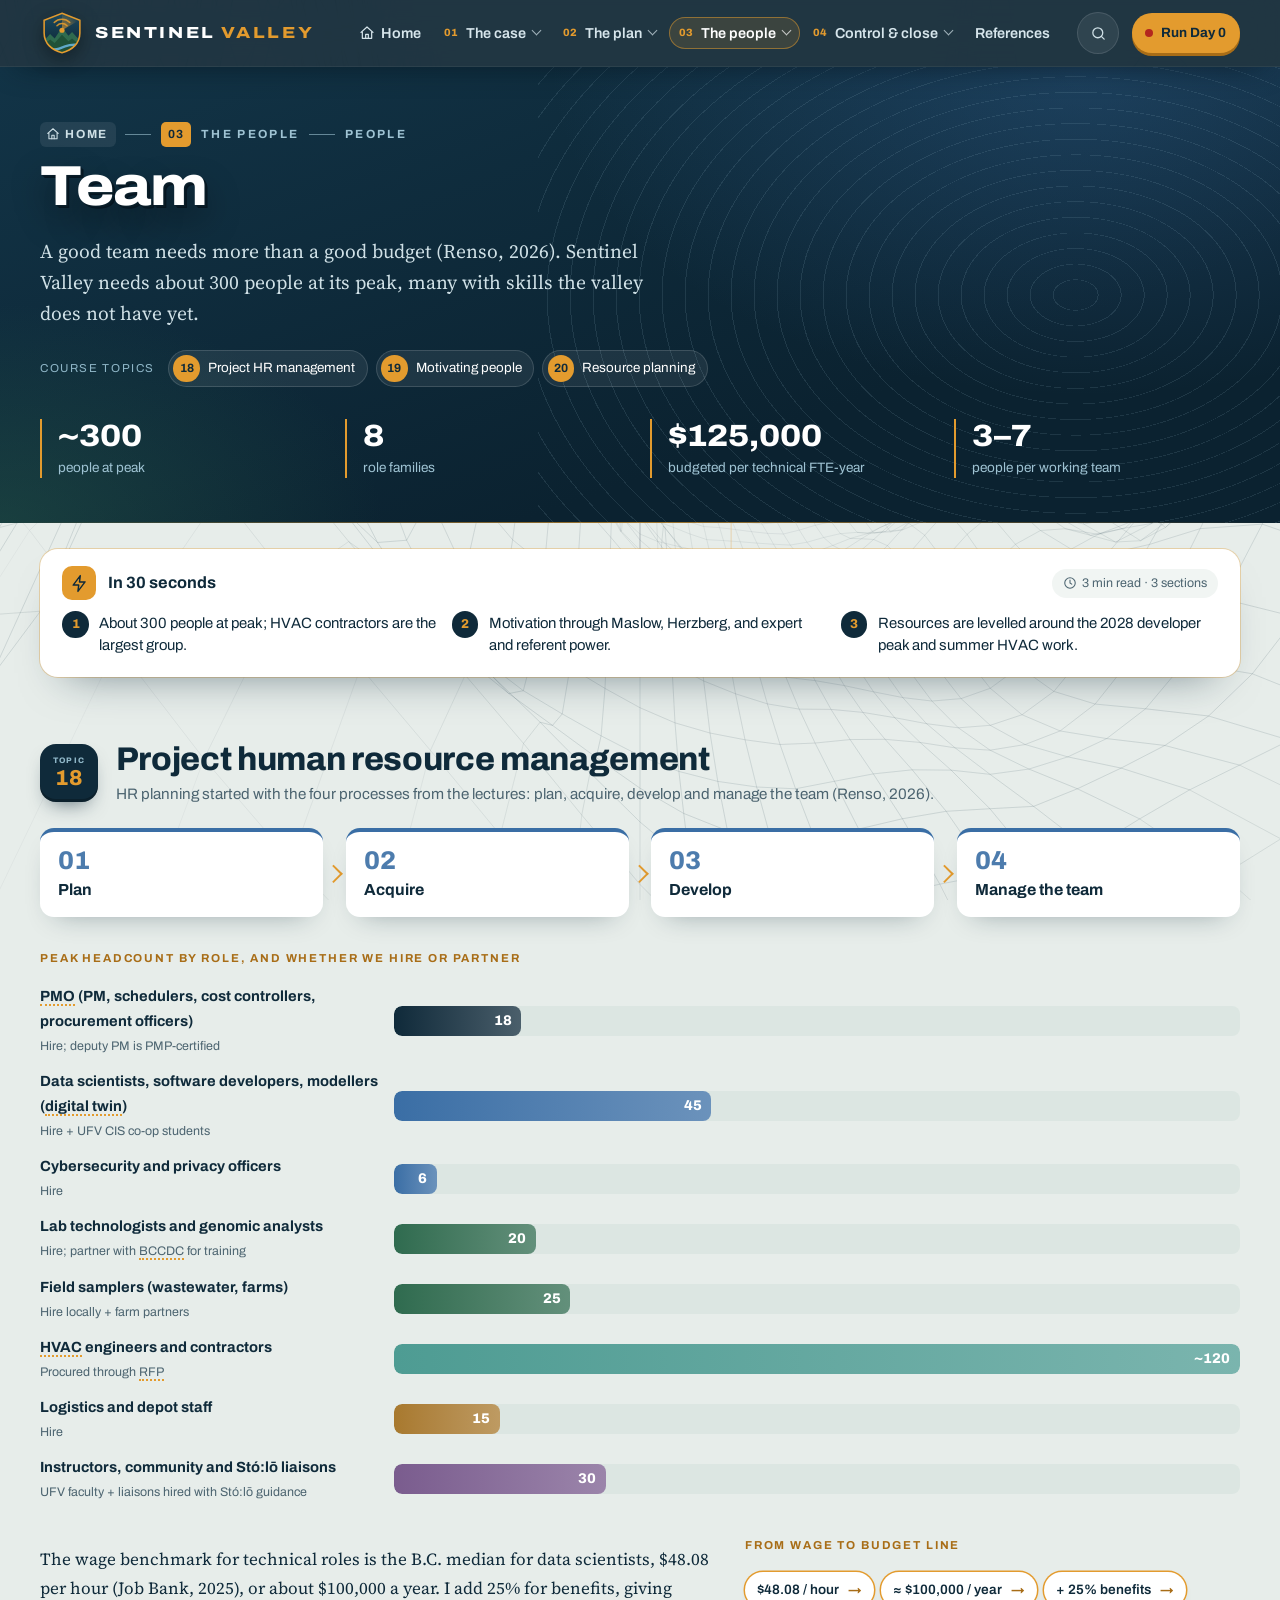
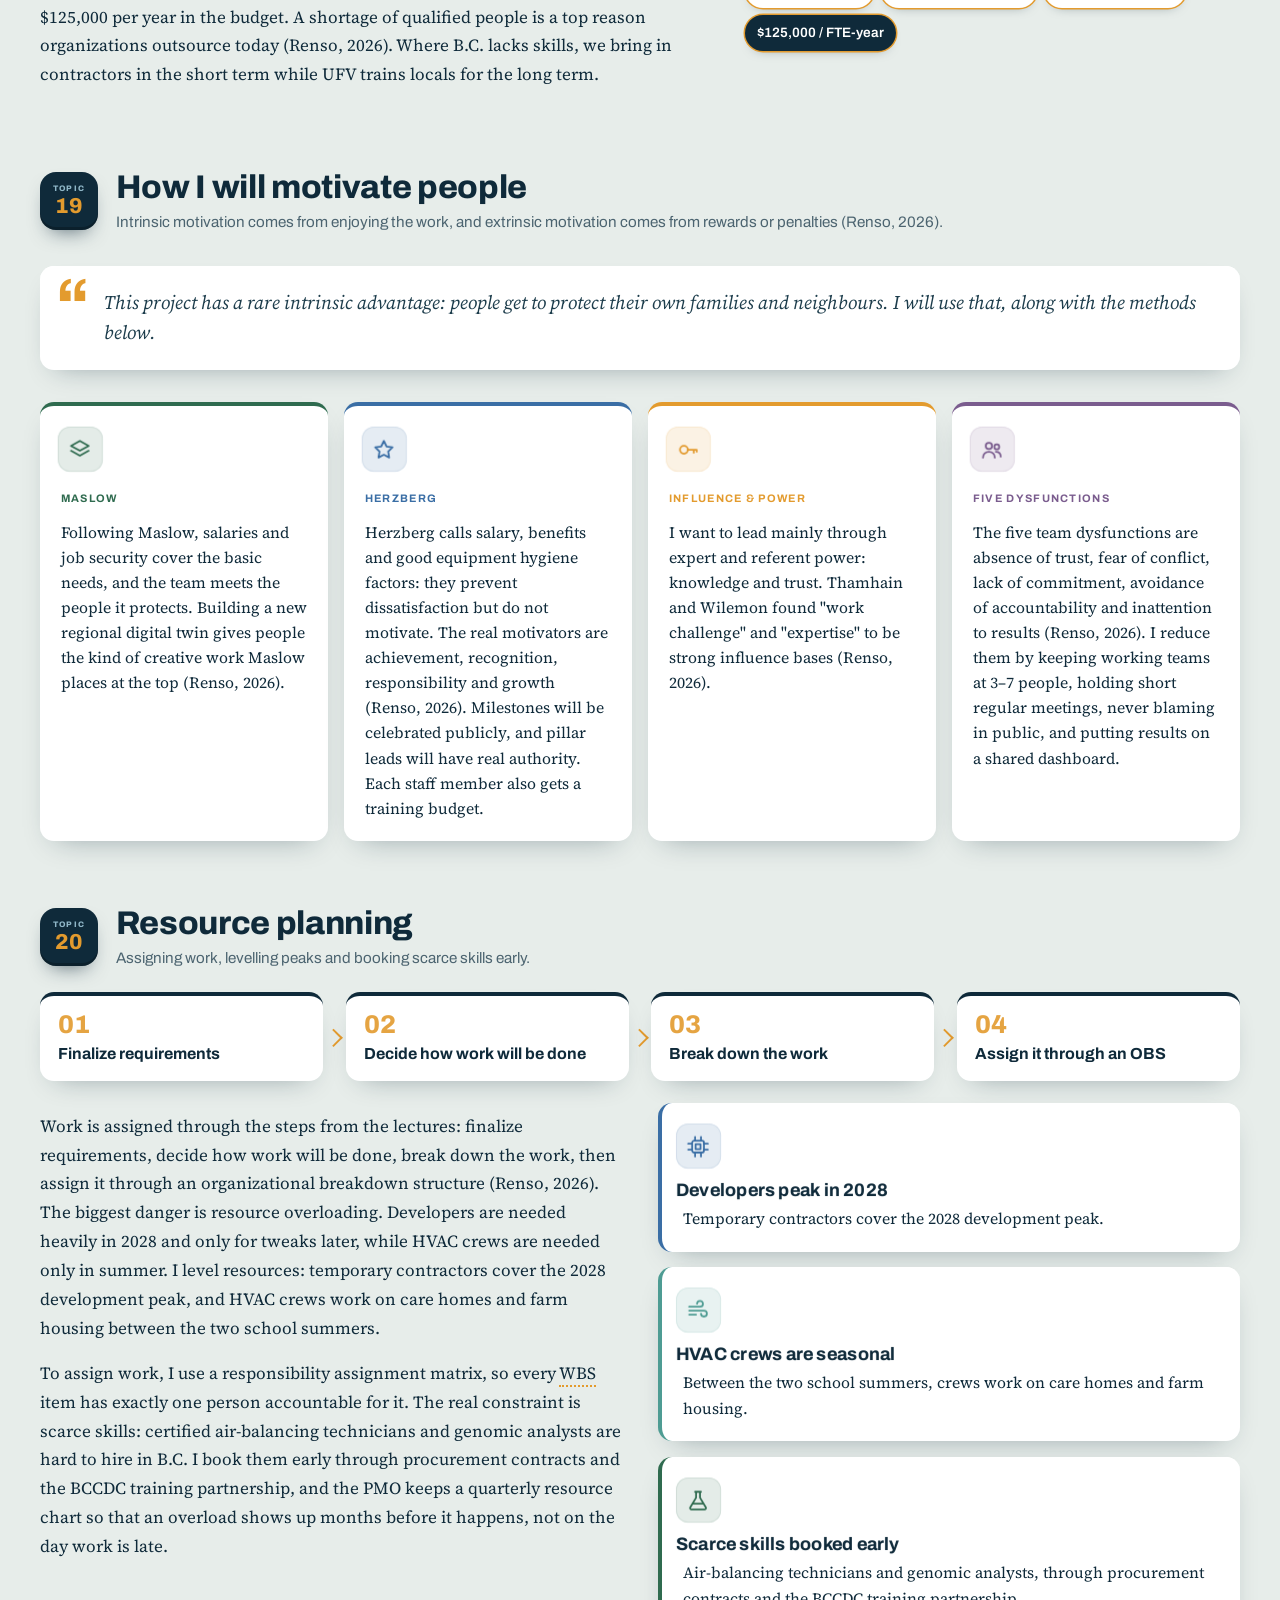
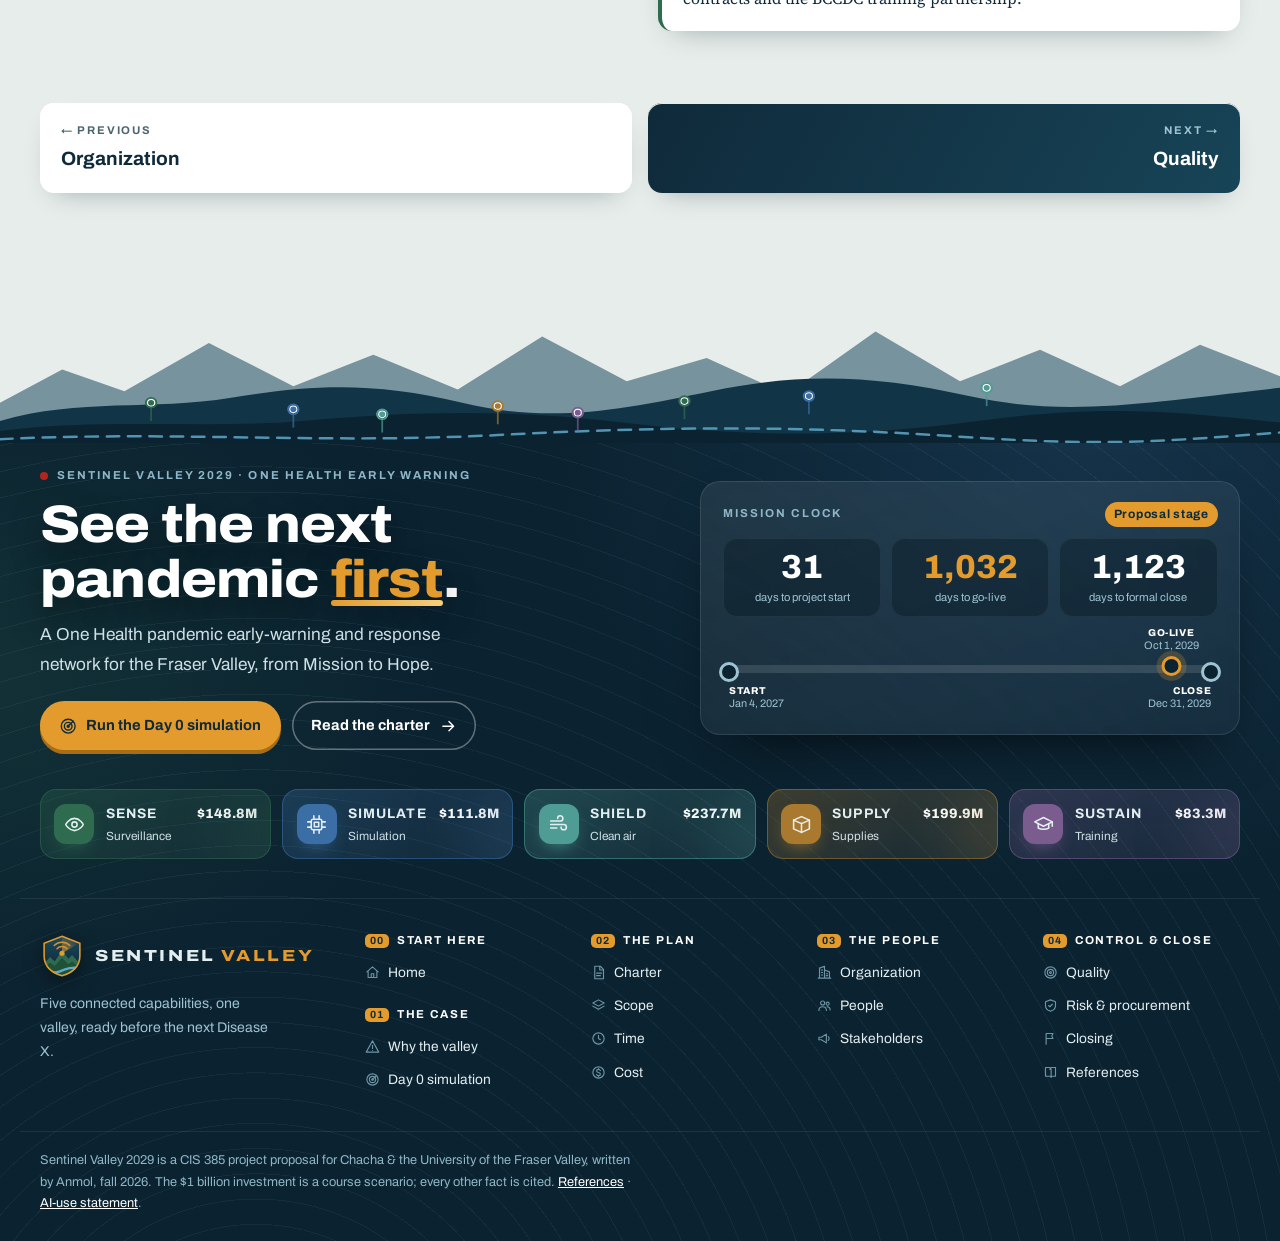
<file: people.html>
<!DOCTYPE html>
<html lang="en"><head><meta charset="utf-8"/><meta content="width=device-width,initial-scale=1" name="viewport"/>
<title>People | Sentinel Valley 2029</title><meta content="Human resources, motivation and resource planning" name="description"/><meta name="theme-color" content="#0F2A3A"/>
<link rel="icon" href="favicon.svg" type="image/svg+xml"/>
<link href="https://fonts.googleapis.com" rel="preconnect"/><link crossorigin="" href="https://fonts.gstatic.com" rel="preconnect"/>
<link href="https://fonts.googleapis.com/css2?family=Archivo:wdth,wght@100..125,400..800&amp;family=Source+Serif+4:ital,opsz,wght@0,8..60,400;0,8..60,600;1,8..60,400&amp;display=swap" rel="stylesheet"/>
<link href="style.css?v=mwudbpvv" rel="stylesheet"/></head><body><a class="skip" href="#main">Skip to content</a>
<svg class="sprite" aria-hidden="true"><symbol id="i-home" viewBox="0 0 24 24"><path d="M3 11l9-8 9 8M5 10v10h14V10"/><path d="M10 20v-6h4v6"/></symbol><symbol id="i-radar" viewBox="0 0 24 24"><circle cx="12" cy="12" r="9"/><circle cx="12" cy="12" r="5"/><path d="M12 12L18.5 5.5"/><circle cx="12" cy="12" r="1.3" fill="currentColor"/></symbol><symbol id="i-virus" viewBox="0 0 24 24"><circle cx="12" cy="12" r="5"/><path d="M12 2v3M12 19v3M2 12h3M19 12h3M4.9 4.9L7 7M17 17l2.1 2.1M4.9 19.1L7 17M17 7l2.1-2.1"/></symbol><symbol id="i-bird" viewBox="0 0 24 24"><path d="M4 13c4 0 6-3 7-6 1 3 3 5 6 5l3-2-1 4c-1.5 4-5 6-9 5.5L4 13z"/><circle cx="16.5" cy="11" r=".6" fill="currentColor"/></symbol><symbol id="i-air" viewBox="0 0 24 24"><path d="M3 8h11a3 3 0 1 0-3-3M3 12h15a3 3 0 1 1-3 3M3 16h7"/></symbol><symbol id="i-box" viewBox="0 0 24 24"><path d="M3 7l9-4 9 4v10l-9 4-9-4z"/><path d="M3 7l9 4 9-4M12 11v10"/></symbol><symbol id="i-cap" viewBox="0 0 24 24"><path d="M2 9l10-5 10 5-10 5z"/><path d="M6 11v5c3 2 9 2 12 0v-5M22 9v5"/></symbol><symbol id="i-people" viewBox="0 0 24 24"><circle cx="9" cy="8" r="3.2"/><path d="M3 20c0-3.5 2.7-6 6-6s6 2.5 6 6"/><circle cx="17" cy="9" r="2.5"/><path d="M16 14c3 0 5 2 5 5"/></symbol><symbol id="i-shield" viewBox="0 0 24 24"><path d="M12 3l8 3v6c0 5-3.5 8-8 9-4.5-1-8-4-8-9V6z"/><path d="M9 12l2 2 4-4"/></symbol><symbol id="i-chart" viewBox="0 0 24 24"><path d="M4 20V4M4 20h16"/><path d="M8 16v-4M12 16V8M16 16v-6"/></symbol><symbol id="i-clock" viewBox="0 0 24 24"><circle cx="12" cy="12" r="9"/><path d="M12 7v5l3 2"/></symbol><symbol id="i-dollar" viewBox="0 0 24 24"><circle cx="12" cy="12" r="9"/><path d="M15 9c-.5-1.2-1.7-2-3-2-1.7 0-3 1-3 2.4C9 13 15 11 15 14.6 15 16 13.7 17 12 17c-1.4 0-2.6-.8-3-2M12 5.5V7M12 17v1.5"/></symbol><symbol id="i-check" viewBox="0 0 24 24"><path d="M5 12l5 5 9-10"/></symbol><symbol id="i-flag" viewBox="0 0 24 24"><path d="M5 21V4M5 4h11l-2 4 2 4H5"/></symbol><symbol id="i-alert" viewBox="0 0 24 24"><path d="M12 3l10 18H2z"/><path d="M12 10v5M12 18v.01"/></symbol><symbol id="i-water" viewBox="0 0 24 24"><path d="M2 16c2-2 4-2 6 0s4 2 6 0 4-2 6 0M2 20c2-2 4-2 6 0s4 2 6 0 4-2 6 0"/><path d="M12 3c2 3 3.5 4.6 3.5 6.5a3.5 3.5 0 0 1-7 0C8.5 7.6 10 6 12 3z"/></symbol><symbol id="i-lab" viewBox="0 0 24 24"><path d="M9 3h6M10 3v6L4 19a1.5 1.5 0 0 0 1.3 2h13.4A1.5 1.5 0 0 0 20 19l-6-10V3"/><path d="M7 15h10"/></symbol><symbol id="i-cpu" viewBox="0 0 24 24"><rect x="6" y="6" width="12" height="12" rx="2"/><rect x="9.5" y="9.5" width="5" height="5"/><path d="M9 2v4M15 2v4M9 18v4M15 18v4M2 9h4M2 15h4M18 9h4M18 15h4"/></symbol><symbol id="i-doc" viewBox="0 0 24 24"><path d="M6 2h9l5 5v15H6z"/><path d="M14 2v6h6M9 13h8M9 17h6"/></symbol><symbol id="i-hand" viewBox="0 0 24 24"><path d="M8 13l3-3 2 1 4-3 4 4-6 6-3-1-2 1-5-4z"/><path d="M2 11l4-4 4 2M2 11l3 3"/></symbol><symbol id="i-mega" viewBox="0 0 24 24"><path d="M3 10v4h4l8 5V5L7 10z"/><path d="M18 9a4 4 0 0 1 0 6"/></symbol><symbol id="i-target" viewBox="0 0 24 24"><circle cx="12" cy="12" r="9"/><circle cx="12" cy="12" r="5"/><circle cx="12" cy="12" r="1.5"/></symbol><symbol id="i-layers" viewBox="0 0 24 24"><path d="M12 3l9 5-9 5-9-5z"/><path d="M3 13l9 5 9-5"/></symbol><symbol id="i-cycle" viewBox="0 0 24 24"><path d="M20 11a8 8 0 0 0-14.5-4.5M4 13a8 8 0 0 0 14.5 4.5"/><path d="M5 3v4h4M19 21v-4h-4"/></symbol><symbol id="i-building" viewBox="0 0 24 24"><path d="M4 21V5l8-3v19M12 8l8 3v10M2 21h20"/><path d="M7 8h2M7 12h2M7 16h2M15 14h2M15 17h2"/></symbol><symbol id="i-key" viewBox="0 0 24 24"><circle cx="8" cy="12" r="4"/><path d="M12 12h9M18 12v3M21 12v2"/></symbol><symbol id="i-star" viewBox="0 0 24 24"><path d="M12 3l2.7 5.6 6.1.9-4.4 4.3 1 6.1L12 17l-5.4 2.9 1-6.1L3.2 9.5l6.1-.9z"/></symbol><symbol id="i-arrow" viewBox="0 0 24 24"><path d="M5 12h14M13 6l6 6-6 6"/></symbol><symbol id="i-calendar" viewBox="0 0 24 24"><rect x="3" y="5" width="18" height="16" rx="2"/><path d="M3 10h18M8 3v4M16 3v4"/></symbol><symbol id="i-truck" viewBox="0 0 24 24"><path d="M2 6h12v10H2zM14 10h4l3 3v3h-7"/><circle cx="6" cy="18" r="2"/><circle cx="17" cy="18" r="2"/></symbol><symbol id="i-lock" viewBox="0 0 24 24"><rect x="4" y="11" width="16" height="10" rx="2"/><path d="M8 11V7a4 4 0 0 1 8 0v4"/></symbol><symbol id="i-book" viewBox="0 0 24 24"><path d="M4 4h6a3 3 0 0 1 3 3v13a2 2 0 0 0-2-2H4zM20 4h-6a3 3 0 0 0-3 3"/><path d="M20 4v14h-7"/></symbol><symbol id="i-spark" viewBox="0 0 24 24"><path d="M12 3v4M12 17v4M3 12h4M17 12h4M6 6l2.5 2.5M15.5 15.5L18 18M6 18l2.5-2.5M15.5 8.5L18 6"/></symbol><symbol id="i-tool" viewBox="0 0 24 24"><path d="M14.5 6.5a4 4 0 0 0-5.3 5.3L3 18l3 3 6.2-6.2a4 4 0 0 0 5.3-5.3l-2.5 2.5-2.5-.5-.5-2.5z"/></symbol><symbol id="i-eye" viewBox="0 0 24 24"><path d="M2 12s3.5-7 10-7 10 7 10 7-3.5 7-10 7S2 12 2 12z"/><circle cx="12" cy="12" r="3"/></symbol><symbol id="i-globe" viewBox="0 0 24 24"><circle cx="12" cy="12" r="9"/><path d="M3 12h18M12 3c3 3.5 3 14.5 0 18M12 3c-3 3.5-3 14.5 0 18"/></symbol><symbol id="i-heart" viewBox="0 0 24 24"><path d="M12 20s-8-4.5-8-10.5A4.5 4.5 0 0 1 12 7a4.5 4.5 0 0 1 8 2.5C20 15.5 12 20 12 20z"/></symbol><symbol id="i-scale" viewBox="0 0 24 24"><path d="M12 3v18M5 21h14M4 8h16M7 8l-3 6a3 3 0 0 0 6 0zM17 8l-3 6a3 3 0 0 0 6 0z"/></symbol><symbol id="i-bolt" viewBox="0 0 24 24"><path d="M13 2L4 14h7l-1 8 9-12h-7z"/></symbol><symbol id="i-search" viewBox="0 0 24 24"><circle cx="11" cy="11" r="7"/><path d="M20 20l-4-4"/></symbol><symbol id="i-list" viewBox="0 0 24 24"><path d="M9 6h12M9 12h12M9 18h12"/><circle cx="4.5" cy="6" r="1" fill="currentColor"/><circle cx="4.5" cy="12" r="1" fill="currentColor"/><circle cx="4.5" cy="18" r="1" fill="currentColor"/></symbol><symbol id="i-text" viewBox="0 0 24 24"><path d="M3 19l5-14 5 14M5 14h6M15 19l3.5-9 3.5 9M16.2 16h4.6"/></symbol><symbol id="i-up" viewBox="0 0 24 24"><path d="M12 19V5M5 12l7-7 7 7"/></symbol><symbol id="i-info" viewBox="0 0 24 24"><circle cx="12" cy="12" r="9"/><path d="M12 11v6M12 7.5v.01"/></symbol><symbol id="i-enter" viewBox="0 0 24 24"><path d="M20 5v7a3 3 0 0 1-3 3H5M9 11l-4 4 4 4"/></symbol></svg>
<header class="site"><div class="bar"><a class="brand" href="index.html" aria-label="Sentinel Valley 2029, home"><svg class="mark" viewBox="0 0 48 48" aria-hidden="true"><defs><clipPath id="lgc"><path d="M24 2.5L43.5 10v14c0 11.5-8.6 18.8-19.5 21.5C13.1 42.8 4.5 35.5 4.5 24V10z"/></clipPath><linearGradient id="lgg" x1="0" y1="0" x2="0" y2="1"><stop offset="0" stop-color="#1C4A60"/><stop offset="1" stop-color="#0B2230"/></linearGradient><radialGradient id="lgs" cx="24" cy="21" r="20" gradientUnits="userSpaceOnUse"><stop offset="0" stop-color="#E39B2E" stop-opacity=".75"/><stop offset="1" stop-color="#E39B2E" stop-opacity="0"/></radialGradient></defs>
<path d="M24 2.5L43.5 10v14c0 11.5-8.6 18.8-19.5 21.5C13.1 42.8 4.5 35.5 4.5 24V10z" fill="url(#lgg)"/>
<g clip-path="url(#lgc)"><path class="sweep" d="M24 21L24 1A20 20 0 0 1 41.3 11z" fill="url(#lgs)"/>
<path d="M2 35l9-10 5 5 8-12 7 9 4-4 11 12v14H2z" fill="#2F6B4F"/><path d="M2 38l9-7 5 4 8-9 7 7 4-3 11 9v14H2z" fill="#1F5138"/>
<path d="M0 43c8-4 14 1 21-2s14-6 27-3" fill="none" stroke="#5FA8C8" stroke-width="2.6" stroke-linecap="round"/></g>
<path d="M18.5 16a7.5 7.5 0 0 1 11 0M15.5 12.5a12 12 0 0 1 17 0" fill="none" stroke="#E39B2E" stroke-width="1.6" stroke-linecap="round" opacity=".9"/>
<circle class="eye" cx="24" cy="21" r="2.8" fill="#E39B2E"/>
<path d="M24 2.5L43.5 10v14c0 11.5-8.6 18.8-19.5 21.5C13.1 42.8 4.5 35.5 4.5 24V10z" fill="none" stroke="#E39B2E" stroke-width="1.7"/></svg><span class="word"><b>SENTINEL<i>VALLEY</i></b><small>2029 · One Health early warning</small></span></a>
<button class="navtoggle" type="button" aria-label="Open menu" aria-expanded="false" aria-controls="mainnav"><i></i><i></i><i></i></button>
<nav aria-label="Main" class="main" id="mainnav"><ul><li><a class="solo homelink" href="index.html"><svg class="i"><use href="#i-home"/></svg>Home</a></li><li class="grp"><button type="button" aria-expanded="false"><em>01</em>The case</button><div class="menu"><a href="why.html"><svg class="i"><use href="#i-alert"/></svg><b>Why the valley</b><span>Spillover risk, the cost of 2020, what works</span></a><a href="simulation.html"><svg class="i"><use href="#i-radar"/></svg><b>Day 0 simulation</b><span>Replay a 2030 outbreak, twice</span></a></div></li><li class="grp"><button type="button" aria-expanded="false"><em>02</em>The plan</button><div class="menu"><a href="charter.html"><svg class="i"><use href="#i-doc"/></svg><b>Charter</b><span>Objectives, champion and sign-off</span></a><a href="scope.html"><svg class="i"><use href="#i-layers"/></svg><b>Scope</b><span>In and out of scope, 12 deliverables, WBS</span></a><a href="time.html"><svg class="i"><use href="#i-clock"/></svg><b>Time</b><span>Gantt chart, critical path, milestones</span></a><a href="cost.html"><svg class="i"><use href="#i-dollar"/></svg><b>Cost</b><span>Every dollar of $1B, earned value, ROI</span></a></div></li><li class="grp current"><button type="button" aria-expanded="false"><em>03</em>The people</button><div class="menu"><a href="organization.html"><svg class="i"><use href="#i-building"/></svg><b>Organization</b><span>Three spheres, four frames, life cycles</span></a><a href="people.html" aria-current="page"><svg class="i"><use href="#i-people"/></svg><b>People</b><span>Team, motivation and resource planning</span></a><a href="stakeholders.html"><svg class="i"><use href="#i-mega"/></svg><b>Stakeholders</b><span>Who is affected and how we communicate</span></a></div></li><li class="grp"><button type="button" aria-expanded="false"><em>04</em>Control &amp; close</button><div class="menu"><a href="quality.html"><svg class="i"><use href="#i-target"/></svg><b>Quality</b><span>Quality plan, testing, cost of quality</span></a><a href="risk.html"><svg class="i"><use href="#i-shield"/></svg><b>Risk &amp; procurement</b><span>SWOT, top 10 risks, contracts</span></a><a href="closing.html"><svg class="i"><use href="#i-flag"/></svg><b>Closing</b><span>Acceptance, handover, lessons learned</span></a></div></li><li><a class="solo" href="references.html">References</a></li></ul></nav>
<button class="hsearch" type="button" aria-label="Search the whole site (Ctrl K)"><svg class="i"><use href="#i-search"/></svg><span>Search</span><kbd>Ctrl K</kbd></button>
<a class="cta" href="simulation.html"><span class="dot"></span>Run Day 0</a></div><div class="progress" aria-hidden="true"><i></i></div></header>
<main id="main">
<section class="phero"><p class="eyebrow"><a class="crumb" href="index.html"><svg class="i"><use href="#i-home"/></svg>Home</a><i></i><span>03</span>The people<i></i>People</p>
<h1>Team</h1>
<p class="lede">A good team needs more than a good budget (Renso, 2026). Sentinel
Valley needs about 300 people at its peak, many with skills the valley
does not have yet.</p>
<div class="chips"><small>Course topics</small><a class="chip-t" href="#hr"><b>18</b>Project HR management</a><a class="chip-t" href="#motivate"><b>19</b>Motivating people</a><a class="chip-t" href="#resources"><b>20</b>Resource planning</a></div>
<div class="kpis"><div class="kpi"><b>~300</b><span>people at peak</span></div><div class="kpi"><b>8</b><span>role families</span></div><div class="kpi"><b>$125,000</b><span>budgeted per technical FTE-year</span></div><div class="kpi"><b>3–7</b><span>people per working team</span></div></div></section>
<aside class="tldr" aria-label="Key takeaways"><div class="tl-h"><span class="tl-ic"><svg class="i"><use href="#i-bolt"/></svg></span><b>In 30 seconds</b><span class="tl-meta"><svg class="i"><use href="#i-clock"/></svg>3 min read · 3 sections</span></div><ol><li>About 300 people at peak; HVAC contractors are the largest group.</li><li>Motivation through Maslow, Herzberg, and expert and referent power.</li><li>Resources are levelled around the 2028 developer peak and summer HVAC work.</li></ol></aside>

<section data-toc="Project human resource management" class="sec" id="hr">
<div class="sec-head"><div class="num"><small>Topic</small>18</div><h2>Project human resource management</h2><p>HR planning started with the four processes from the lectures: plan,
acquire, develop and manage the team (Renso, 2026).</p></div>
<ol class="flow arrows" style="--min:150px"><li style="--c:var(--simulate)"><b>Plan</b></li><li style="--c:var(--simulate)"><b>Acquire</b></li><li style="--c:var(--simulate)"><b>Develop</b></li><li style="--c:var(--simulate)"><b>Manage the team</b></li></ol>
<p class="kicker" style="margin-top:2rem">Peak headcount by role, and whether we hire or partner</p>
<div class="bars">
<div class="bar-row"><span class="lbl"><b>PMO (PM, schedulers, cost controllers, procurement officers)</b><span>Hire; deputy PM is PMP-certified</span></span><div class="track-b"><div class="fill" style="--v:15;--c:var(--ink)">18</div></div></div>
<div class="bar-row"><span class="lbl"><b>Data scientists, software developers, modellers (digital twin)</b><span>Hire + UFV CIS co-op students</span></span><div class="track-b"><div class="fill" style="--v:37.5;--c:var(--simulate)">45</div></div></div>
<div class="bar-row"><span class="lbl"><b>Cybersecurity and privacy officers</b><span>Hire</span></span><div class="track-b"><div class="fill" style="--v:5;--c:var(--simulate)">6</div></div></div>
<div class="bar-row"><span class="lbl"><b>Lab technologists and genomic analysts</b><span>Hire; partner with BCCDC for training</span></span><div class="track-b"><div class="fill" style="--v:16.7;--c:var(--sense)">20</div></div></div>
<div class="bar-row"><span class="lbl"><b>Field samplers (wastewater, farms)</b><span>Hire locally + farm partners</span></span><div class="track-b"><div class="fill" style="--v:20.8;--c:var(--sense)">25</div></div></div>
<div class="bar-row"><span class="lbl"><b>HVAC engineers and contractors</b><span>Procured through RFP</span></span><div class="track-b"><div class="fill" style="--v:100;--c:var(--shield)">~120</div></div></div>
<div class="bar-row"><span class="lbl"><b>Logistics and depot staff</b><span>Hire</span></span><div class="track-b"><div class="fill" style="--v:12.5;--c:var(--supply)">15</div></div></div>
<div class="bar-row"><span class="lbl"><b>Instructors, community and Stó:lō liaisons</b><span>UFV faculty + liaisons hired with Stó:lō guidance</span></span><div class="track-b"><div class="fill" style="--v:25;--c:var(--sustain)">30</div></div></div></div>
<div class="split" style="margin-top:2rem">
<div class="prose"><p>The wage benchmark for technical roles is the B.C. median for data
scientists, $48.08 per hour (Job Bank, 2025), or about $100,000 a year.
I add 25% for benefits, giving $125,000 per year in the budget. A
shortage of qualified people is a top reason organizations outsource
today (Renso, 2026). Where B.C. lacks skills, we bring in contractors in
the short term while UFV trains locals for the long term.</p></div>
<div><p class="kicker">From wage to budget line</p><ol class="chain"><li>$48.08 / hour</li><li>≈ $100,000 / year</li><li>+ 25% benefits</li><li class="end">$125,000 / FTE-year</li></ol></div></div>
</section>

<section data-toc="How I will motivate people" class="sec" id="motivate">
<div class="sec-head"><div class="num"><small>Topic</small>19</div><h2>How I will motivate people</h2><p>Intrinsic motivation comes from enjoying the work, and extrinsic
motivation comes from rewards or penalties (Renso, 2026).</p></div>
<div class="quote">This project
has a rare intrinsic advantage: people get to protect their own families
and neighbours. I will use that, along with the methods below.</div>
<div class="cards" style="--min:260px">
<div class="card" style="--c:var(--green)"><div class="ic"><svg class="i"><use href="#i-layers"/></svg></div><span class="tag">Maslow</span><p>Following Maslow, salaries and job security cover the basic needs, and the team meets the people it protects. Building a new regional digital twin gives people the kind of creative work Maslow places at the top (Renso, 2026).</p></div>
<div class="card" style="--c:var(--simulate)"><div class="ic"><svg class="i"><use href="#i-star"/></svg></div><span class="tag">Herzberg</span><p>Herzberg calls salary, benefits and good equipment hygiene factors: they prevent dissatisfaction but do not motivate. The real motivators are achievement, recognition, responsibility and growth (Renso, 2026). Milestones will be celebrated publicly, and pillar leads will have real authority. Each staff member also gets a training budget.</p></div>
<div class="card" style="--c:var(--amber)"><div class="ic"><svg class="i"><use href="#i-key"/></svg></div><span class="tag">Influence &amp; power</span><p>I want to lead mainly through expert and referent power: knowledge and trust. Thamhain and Wilemon found "work challenge" and "expertise" to be strong influence bases (Renso, 2026).</p></div>
<div class="card" style="--c:var(--sustain)"><div class="ic"><svg class="i"><use href="#i-people"/></svg></div><span class="tag">Five dysfunctions</span><p>The five team dysfunctions are absence of trust, fear of conflict, lack of commitment, avoidance of accountability and inattention to results (Renso, 2026). I reduce them by keeping working teams at 3–7 people, holding short regular meetings, never blaming in public, and putting results on a shared dashboard.</p></div></div>
</section>

<section data-toc="Resource planning" class="sec" id="resources">
<div class="sec-head"><div class="num"><small>Topic</small>20</div><h2>Resource planning</h2><p>Assigning work, levelling peaks and booking scarce skills early.</p></div>
<ol class="flow arrows" style="--min:170px"><li><b>Finalize requirements</b></li><li><b>Decide how work will be done</b></li><li><b>Break down the work</b></li><li><b>Assign it through an OBS</b></li></ol>
<div class="split even">
<div class="prose"><p>Work is assigned through the steps from the lectures: finalize
requirements, decide how work will be done, break down the work, then
assign it through an organizational breakdown structure (Renso, 2026).
The biggest danger is resource overloading. Developers are needed
heavily in 2028 and only for tweaks later, while HVAC crews are needed
only in summer. I level resources: temporary contractors cover the 2028
development peak, and HVAC crews work on care homes and farm housing
between the two school summers.</p>
<p>To assign work, I use a responsibility assignment matrix, so every WBS item has exactly one person accountable for it. The real constraint is scarce skills: certified air-balancing technicians and genomic analysts are hard to hire in B.C. I book them early through procurement contracts and the BCCDC training partnership, and the PMO keeps a quarterly resource chart so that an overload shows up months before it happens, not on the day work is late.</p></div>
<div class="cards" style="--min:100%;margin:0">
<div class="card flat" style="--c:var(--simulate)"><div class="ic"><svg class="i"><use href="#i-cpu"/></svg></div><h3>Developers peak in 2028</h3><p style="margin:0">Temporary contractors cover the 2028 development peak.</p></div>
<div class="card flat" style="--c:var(--shield)"><div class="ic"><svg class="i"><use href="#i-air"/></svg></div><h3>HVAC crews are seasonal</h3><p style="margin:0">Between the two school summers, crews work on care homes and farm housing.</p></div>
<div class="card flat" style="--c:var(--sense)"><div class="ic"><svg class="i"><use href="#i-lab"/></svg></div><h3>Scarce skills booked early</h3><p style="margin:0">Air-balancing technicians and genomic analysts, through procurement contracts and the BCCDC training partnership.</p></div></div></div>
</section>
<nav class="pager" aria-label="Previous and next page"><a class="prev" href="organization.html"><small>← Previous</small><b>Organization</b></a><a class="next" href="quality.html"><small>Next →</small><b>Quality</b></a></nav>
</main>
<footer class="site"><div class="f-sky" aria-hidden="true"><svg viewBox="0 0 1440 170" preserveAspectRatio="none">
<path class="r1" d="M0 118 L70 78 L140 104 L235 46 L330 98 L420 60 L515 102 L610 38 L705 92 L795 64 L885 108 L985 32 L1080 92 L1170 54 L1260 98 L1350 48 L1440 86 V170 H0Z"/>
<path class="r2" d="M0 140 C90 112 170 128 260 112 S420 92 520 118 S700 126 800 104 S980 84 1090 110 S1290 118 1440 100 V170 H0Z"/>
<path class="r3" d="M0 152 C120 136 230 150 340 140 S560 124 700 142 S960 160 1100 140 S1320 128 1440 142 V170 H0Z"/>
<path class="river" d="M0 162 C200 152 360 168 560 157 S900 146 1080 159 S1320 163 1440 154"/><g class="bcn" style="--c:var(--sense);--d:0s"><line x1="170" y1="140" x2="170" y2="118"/><circle class="ring" cx="170" cy="118" r="6"/><circle class="dot" cx="170" cy="118" r="4"/><title>Mission</title></g><g class="bcn" style="--c:var(--simulate);--d:0.45s"><line x1="330" y1="148" x2="330" y2="126"/><circle class="ring" cx="330" cy="126" r="6"/><circle class="dot" cx="330" cy="126" r="4"/><title>Abbotsford</title></g><g class="bcn" style="--c:var(--shield);--d:0.9s"><line x1="430" y1="154" x2="430" y2="132"/><circle class="ring" cx="430" cy="132" r="6"/><circle class="dot" cx="430" cy="132" r="4"/><title>Sumas border</title></g><g class="bcn" style="--c:var(--supply);--d:1.35s"><line x1="560" y1="144" x2="560" y2="122"/><circle class="ring" cx="560" cy="122" r="6"/><circle class="dot" cx="560" cy="122" r="4"/><title>Sumas Prairie</title></g><g class="bcn" style="--c:var(--sustain);--d:1.8s"><line x1="650" y1="152" x2="650" y2="130"/><circle class="ring" cx="650" cy="130" r="6"/><circle class="dot" cx="650" cy="130" r="4"/><title>Yarrow</title></g><g class="bcn" style="--c:var(--sense);--d:2.25s"><line x1="770" y1="138" x2="770" y2="116"/><circle class="ring" cx="770" cy="116" r="6"/><circle class="dot" cx="770" cy="116" r="4"/><title>Chilliwack</title></g><g class="bcn" style="--c:var(--simulate);--d:2.7s"><line x1="910" y1="132" x2="910" y2="110"/><circle class="ring" cx="910" cy="110" r="6"/><circle class="dot" cx="910" cy="110" r="4"/><title>Agassiz</title></g><g class="bcn" style="--c:var(--shield);--d:3.15s"><line x1="1110" y1="122" x2="1110" y2="100"/><circle class="ring" cx="1110" cy="100" r="6"/><circle class="dot" cx="1110" cy="100" r="4"/><title>Hope</title></g></svg></div><div class="f-body">
<div class="f-hero"><div class="f-pitch"><p class="f-kicker"><span class="pulse"></span>Sentinel Valley 2029 · One Health early warning</p>
<h2>See the next pandemic <em>first</em>.</h2>
<p>A One Health pandemic early-warning and response network for the Fraser Valley, from Mission to Hope.</p>
<div class="f-cta"><a class="btn pri" href="simulation.html"><svg class="i"><use href="#i-radar"/></svg>Run the Day 0 simulation</a><a class="btn ghost" href="charter.html">Read the charter <svg class="i"><use href="#i-arrow"/></svg></a></div></div>
<div class="f-count" style="--gl:91.67%"><p class="f-kicker">Mission clock <span class="f-state">Proposal stage</span></p>
<div class="f-nums"><div data-k="start"><b>41</b><small>days to project start</small></div><div data-k="live"><b>1,042</b><small>days to go-live</small></div><div data-k="close"><b>1,133</b><small>days to formal close</small></div></div>
<div class="f-line" role="img" aria-label="Project timeline from January 4, 2027 to December 31, 2029"><i class="f-prog"></i><span class="m s"><em>Start</em>Jan 4, 2027</span><span class="m g"><em>Go-live</em>Oct 1, 2029</span><span class="m c"><em>Close</em>Dec 31, 2029</span></div></div></div>
<nav class="f-pillars" aria-label="The five pillars"><a class="f-pill" href="index.html#five-connected-capabilities-the-5s" style="--c:var(--sense)"><span class="f-pic"><svg class="i"><use href="#i-eye"/></svg></span><b>SENSE</b><small>Surveillance</small><em>$148.8M</em></a><a class="f-pill" href="index.html#five-connected-capabilities-the-5s" style="--c:var(--simulate)"><span class="f-pic"><svg class="i"><use href="#i-cpu"/></svg></span><b>SIMULATE</b><small>Simulation</small><em>$111.8M</em></a><a class="f-pill" href="index.html#five-connected-capabilities-the-5s" style="--c:var(--shield)"><span class="f-pic"><svg class="i"><use href="#i-air"/></svg></span><b>SHIELD</b><small>Clean air</small><em>$237.7M</em></a><a class="f-pill" href="index.html#five-connected-capabilities-the-5s" style="--c:var(--supply)"><span class="f-pic"><svg class="i"><use href="#i-box"/></svg></span><b>SUPPLY</b><small>Supplies</small><em>$199.9M</em></a><a class="f-pill" href="index.html#five-connected-capabilities-the-5s" style="--c:var(--sustain)"><span class="f-pic"><svg class="i"><use href="#i-cap"/></svg></span><b>SUSTAIN</b><small>Training</small><em>$83.3M</em></a></nav>
<div class="fwrap"><div class="f-brand"><a class="brand" href="index.html" aria-label="Sentinel Valley 2029, home"><svg class="mark" viewBox="0 0 48 48" aria-hidden="true"><defs><clipPath id="lfc"><path d="M24 2.5L43.5 10v14c0 11.5-8.6 18.8-19.5 21.5C13.1 42.8 4.5 35.5 4.5 24V10z"/></clipPath><linearGradient id="lfg" x1="0" y1="0" x2="0" y2="1"><stop offset="0" stop-color="#1C4A60"/><stop offset="1" stop-color="#0B2230"/></linearGradient><radialGradient id="lfs" cx="24" cy="21" r="20" gradientUnits="userSpaceOnUse"><stop offset="0" stop-color="#E39B2E" stop-opacity=".75"/><stop offset="1" stop-color="#E39B2E" stop-opacity="0"/></radialGradient></defs>
<path d="M24 2.5L43.5 10v14c0 11.5-8.6 18.8-19.5 21.5C13.1 42.8 4.5 35.5 4.5 24V10z" fill="url(#lfg)"/>
<g clip-path="url(#lfc)"><path class="sweep" d="M24 21L24 1A20 20 0 0 1 41.3 11z" fill="url(#lfs)"/>
<path d="M2 35l9-10 5 5 8-12 7 9 4-4 11 12v14H2z" fill="#2F6B4F"/><path d="M2 38l9-7 5 4 8-9 7 7 4-3 11 9v14H2z" fill="#1F5138"/>
<path d="M0 43c8-4 14 1 21-2s14-6 27-3" fill="none" stroke="#5FA8C8" stroke-width="2.6" stroke-linecap="round"/></g>
<path d="M18.5 16a7.5 7.5 0 0 1 11 0M15.5 12.5a12 12 0 0 1 17 0" fill="none" stroke="#E39B2E" stroke-width="1.6" stroke-linecap="round" opacity=".9"/>
<circle class="eye" cx="24" cy="21" r="2.8" fill="#E39B2E"/>
<path d="M24 2.5L43.5 10v14c0 11.5-8.6 18.8-19.5 21.5C13.1 42.8 4.5 35.5 4.5 24V10z" fill="none" stroke="#E39B2E" stroke-width="1.7"/></svg><span class="word"><b>SENTINEL<i>VALLEY</i></b><small>2029 · One Health early warning</small></span></a><p>Five connected capabilities, one valley, ready before the next Disease X.</p></div>
<div><h4><span>00</span>Start here</h4><ul><li><a href="index.html"><svg class="i"><use href="#i-home"/></svg>Home</a></li></ul><h4><span>01</span>The case</h4><ul><li><a href="why.html"><svg class="i"><use href="#i-alert"/></svg>Why the valley</a></li><li><a href="simulation.html"><svg class="i"><use href="#i-radar"/></svg>Day 0 simulation</a></li></ul></div>
<div><h4><span>02</span>The plan</h4><ul><li><a href="charter.html"><svg class="i"><use href="#i-doc"/></svg>Charter</a></li><li><a href="scope.html"><svg class="i"><use href="#i-layers"/></svg>Scope</a></li><li><a href="time.html"><svg class="i"><use href="#i-clock"/></svg>Time</a></li><li><a href="cost.html"><svg class="i"><use href="#i-dollar"/></svg>Cost</a></li></ul></div>
<div><h4><span>03</span>The people</h4><ul><li><a href="organization.html"><svg class="i"><use href="#i-building"/></svg>Organization</a></li><li><a href="people.html"><svg class="i"><use href="#i-people"/></svg>People</a></li><li><a href="stakeholders.html"><svg class="i"><use href="#i-mega"/></svg>Stakeholders</a></li></ul></div>
<div><h4><span>04</span>Control &amp; close</h4><ul><li><a href="quality.html"><svg class="i"><use href="#i-target"/></svg>Quality</a></li><li><a href="risk.html"><svg class="i"><use href="#i-shield"/></svg>Risk &amp; procurement</a></li><li><a href="closing.html"><svg class="i"><use href="#i-flag"/></svg>Closing</a></li><li><a href="references.html"><svg class="i"><use href="#i-book"/></svg>References</a></li></ul></div></div>
<div class="fine"><p>Sentinel Valley 2029 is a CIS 385 project proposal for Chacha &amp; the University of the Fraser Valley, written by Anmol, fall 2026. The $1 billion investment is a course scenario; every other fact is cited. <a href="references.html">References</a> · <a href="references.html#ai-use">AI-use statement</a>.</p></div></div></footer>
<script src="budget.js?v=mwudbpvv"></script><script src="app.js?v=mwudbpvv"></script></body></html>
</file>
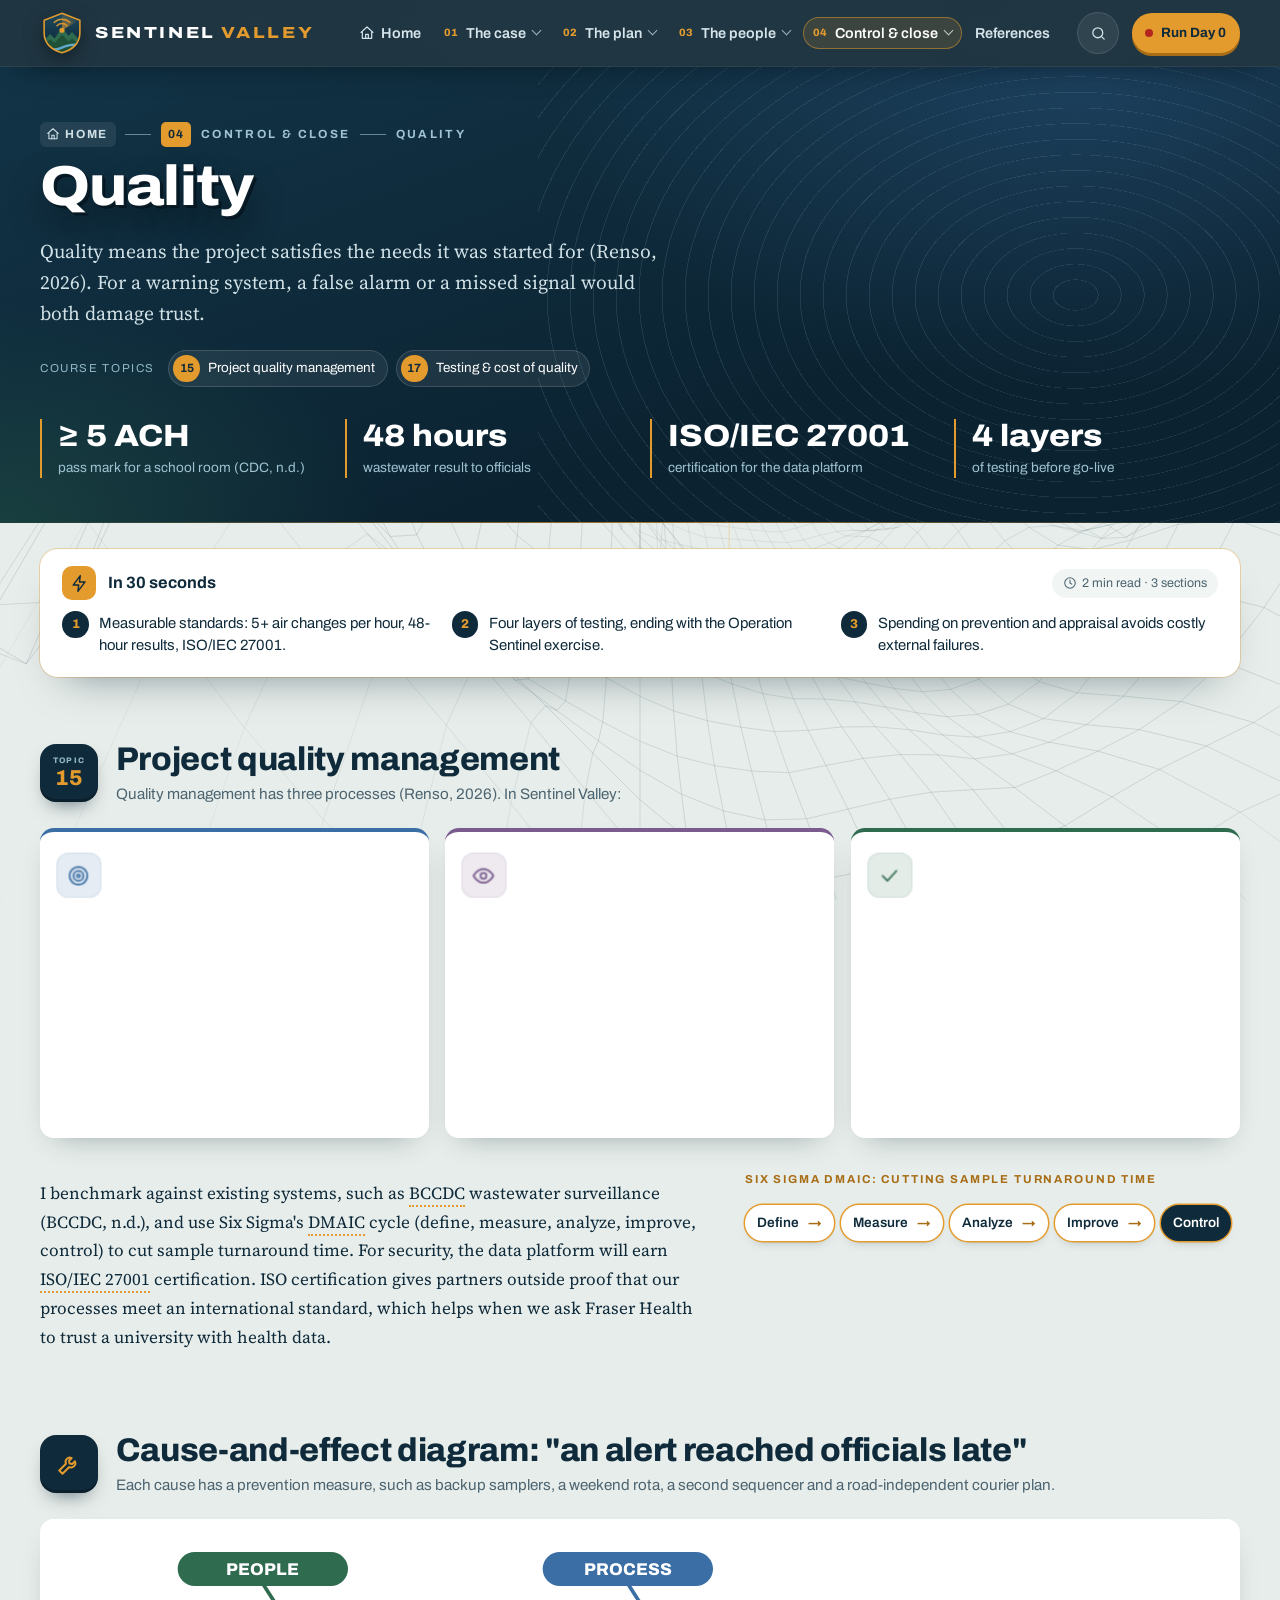
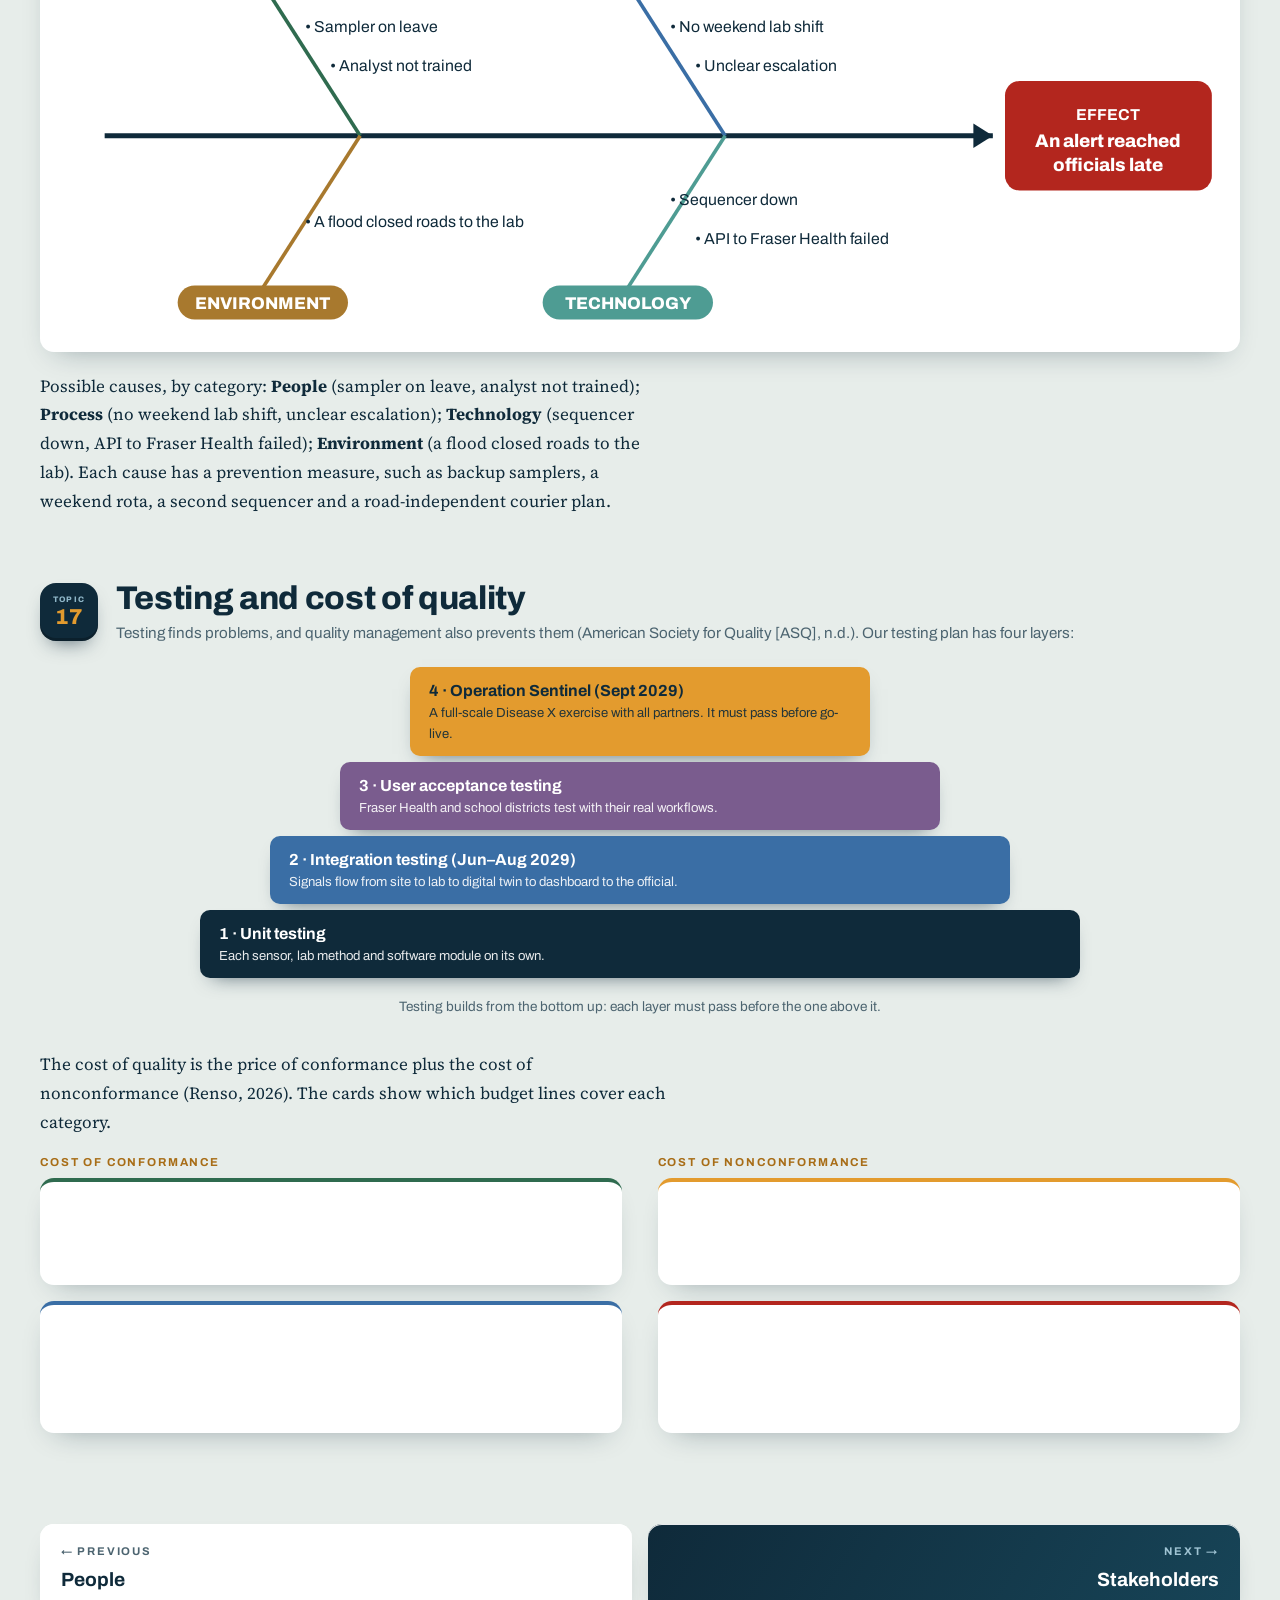
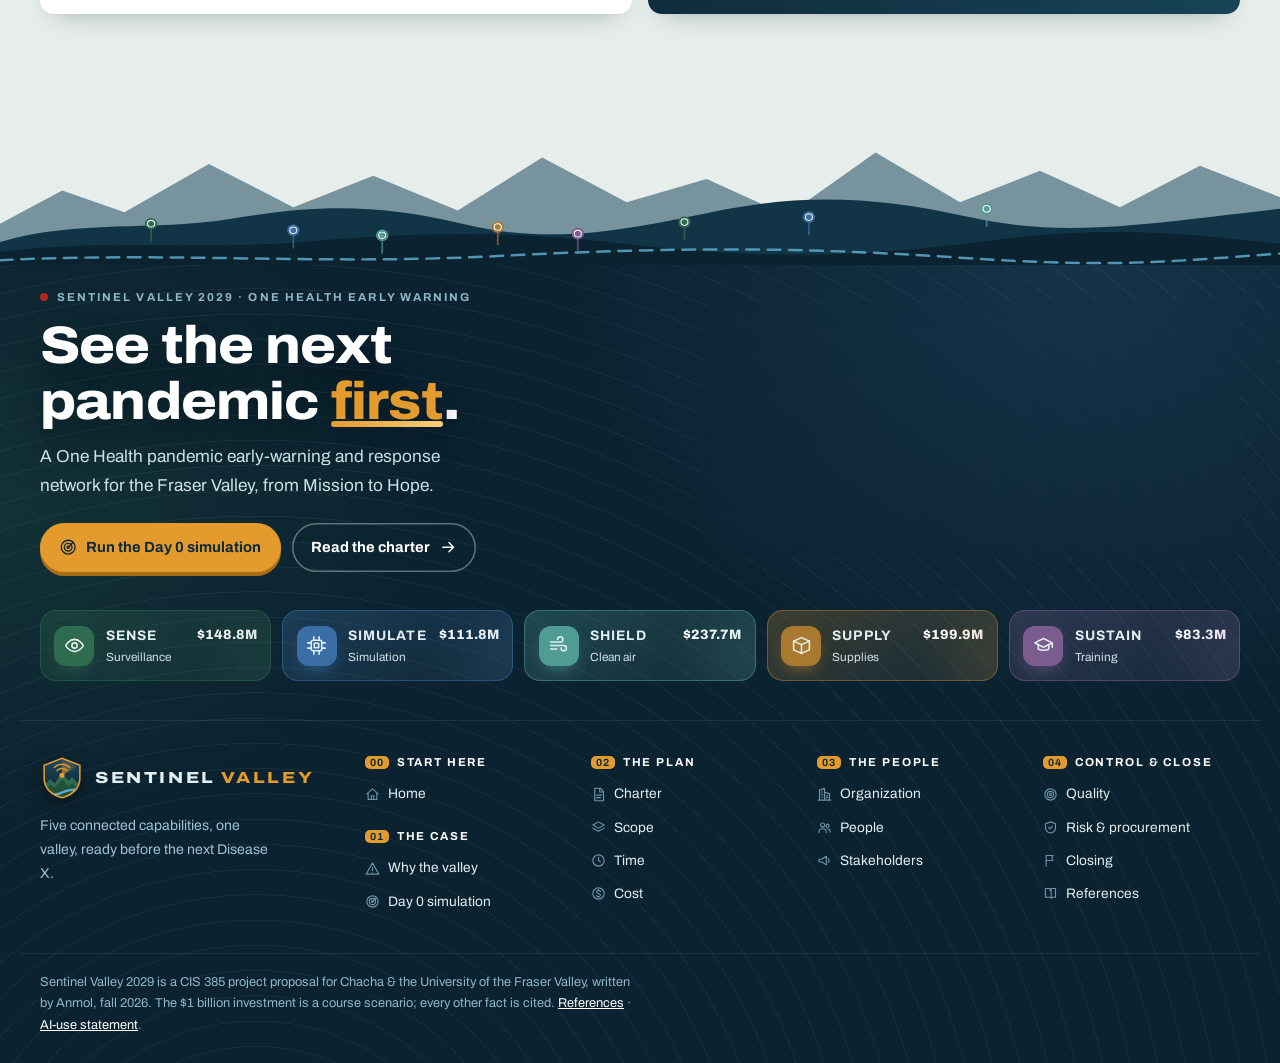
<file: quality.html>
<!DOCTYPE html>
<html lang="en"><head><meta charset="utf-8"/><meta content="width=device-width,initial-scale=1" name="viewport"/>
<title>Quality | Sentinel Valley 2029</title><meta content="Quality management, testing and cost of quality" name="description"/><meta name="theme-color" content="#0F2A3A"/>
<link rel="icon" href="favicon.svg" type="image/svg+xml"/>
<link href="https://fonts.googleapis.com" rel="preconnect"/><link crossorigin="" href="https://fonts.gstatic.com" rel="preconnect"/>
<link href="https://fonts.googleapis.com/css2?family=Archivo:wdth,wght@100..125,400..800&amp;family=Source+Serif+4:ital,opsz,wght@0,8..60,400;0,8..60,600;1,8..60,400&amp;display=swap" rel="stylesheet"/>
<link href="style.css?v=mwudbpvv" rel="stylesheet"/></head><body><a class="skip" href="#main">Skip to content</a>
<svg class="sprite" aria-hidden="true"><symbol id="i-home" viewBox="0 0 24 24"><path d="M3 11l9-8 9 8M5 10v10h14V10"/><path d="M10 20v-6h4v6"/></symbol><symbol id="i-radar" viewBox="0 0 24 24"><circle cx="12" cy="12" r="9"/><circle cx="12" cy="12" r="5"/><path d="M12 12L18.5 5.5"/><circle cx="12" cy="12" r="1.3" fill="currentColor"/></symbol><symbol id="i-virus" viewBox="0 0 24 24"><circle cx="12" cy="12" r="5"/><path d="M12 2v3M12 19v3M2 12h3M19 12h3M4.9 4.9L7 7M17 17l2.1 2.1M4.9 19.1L7 17M17 7l2.1-2.1"/></symbol><symbol id="i-bird" viewBox="0 0 24 24"><path d="M4 13c4 0 6-3 7-6 1 3 3 5 6 5l3-2-1 4c-1.5 4-5 6-9 5.5L4 13z"/><circle cx="16.5" cy="11" r=".6" fill="currentColor"/></symbol><symbol id="i-air" viewBox="0 0 24 24"><path d="M3 8h11a3 3 0 1 0-3-3M3 12h15a3 3 0 1 1-3 3M3 16h7"/></symbol><symbol id="i-box" viewBox="0 0 24 24"><path d="M3 7l9-4 9 4v10l-9 4-9-4z"/><path d="M3 7l9 4 9-4M12 11v10"/></symbol><symbol id="i-cap" viewBox="0 0 24 24"><path d="M2 9l10-5 10 5-10 5z"/><path d="M6 11v5c3 2 9 2 12 0v-5M22 9v5"/></symbol><symbol id="i-people" viewBox="0 0 24 24"><circle cx="9" cy="8" r="3.2"/><path d="M3 20c0-3.5 2.7-6 6-6s6 2.5 6 6"/><circle cx="17" cy="9" r="2.5"/><path d="M16 14c3 0 5 2 5 5"/></symbol><symbol id="i-shield" viewBox="0 0 24 24"><path d="M12 3l8 3v6c0 5-3.5 8-8 9-4.5-1-8-4-8-9V6z"/><path d="M9 12l2 2 4-4"/></symbol><symbol id="i-chart" viewBox="0 0 24 24"><path d="M4 20V4M4 20h16"/><path d="M8 16v-4M12 16V8M16 16v-6"/></symbol><symbol id="i-clock" viewBox="0 0 24 24"><circle cx="12" cy="12" r="9"/><path d="M12 7v5l3 2"/></symbol><symbol id="i-dollar" viewBox="0 0 24 24"><circle cx="12" cy="12" r="9"/><path d="M15 9c-.5-1.2-1.7-2-3-2-1.7 0-3 1-3 2.4C9 13 15 11 15 14.6 15 16 13.7 17 12 17c-1.4 0-2.6-.8-3-2M12 5.5V7M12 17v1.5"/></symbol><symbol id="i-check" viewBox="0 0 24 24"><path d="M5 12l5 5 9-10"/></symbol><symbol id="i-flag" viewBox="0 0 24 24"><path d="M5 21V4M5 4h11l-2 4 2 4H5"/></symbol><symbol id="i-alert" viewBox="0 0 24 24"><path d="M12 3l10 18H2z"/><path d="M12 10v5M12 18v.01"/></symbol><symbol id="i-water" viewBox="0 0 24 24"><path d="M2 16c2-2 4-2 6 0s4 2 6 0 4-2 6 0M2 20c2-2 4-2 6 0s4 2 6 0 4-2 6 0"/><path d="M12 3c2 3 3.5 4.6 3.5 6.5a3.5 3.5 0 0 1-7 0C8.5 7.6 10 6 12 3z"/></symbol><symbol id="i-lab" viewBox="0 0 24 24"><path d="M9 3h6M10 3v6L4 19a1.5 1.5 0 0 0 1.3 2h13.4A1.5 1.5 0 0 0 20 19l-6-10V3"/><path d="M7 15h10"/></symbol><symbol id="i-cpu" viewBox="0 0 24 24"><rect x="6" y="6" width="12" height="12" rx="2"/><rect x="9.5" y="9.5" width="5" height="5"/><path d="M9 2v4M15 2v4M9 18v4M15 18v4M2 9h4M2 15h4M18 9h4M18 15h4"/></symbol><symbol id="i-doc" viewBox="0 0 24 24"><path d="M6 2h9l5 5v15H6z"/><path d="M14 2v6h6M9 13h8M9 17h6"/></symbol><symbol id="i-hand" viewBox="0 0 24 24"><path d="M8 13l3-3 2 1 4-3 4 4-6 6-3-1-2 1-5-4z"/><path d="M2 11l4-4 4 2M2 11l3 3"/></symbol><symbol id="i-mega" viewBox="0 0 24 24"><path d="M3 10v4h4l8 5V5L7 10z"/><path d="M18 9a4 4 0 0 1 0 6"/></symbol><symbol id="i-target" viewBox="0 0 24 24"><circle cx="12" cy="12" r="9"/><circle cx="12" cy="12" r="5"/><circle cx="12" cy="12" r="1.5"/></symbol><symbol id="i-layers" viewBox="0 0 24 24"><path d="M12 3l9 5-9 5-9-5z"/><path d="M3 13l9 5 9-5"/></symbol><symbol id="i-cycle" viewBox="0 0 24 24"><path d="M20 11a8 8 0 0 0-14.5-4.5M4 13a8 8 0 0 0 14.5 4.5"/><path d="M5 3v4h4M19 21v-4h-4"/></symbol><symbol id="i-building" viewBox="0 0 24 24"><path d="M4 21V5l8-3v19M12 8l8 3v10M2 21h20"/><path d="M7 8h2M7 12h2M7 16h2M15 14h2M15 17h2"/></symbol><symbol id="i-key" viewBox="0 0 24 24"><circle cx="8" cy="12" r="4"/><path d="M12 12h9M18 12v3M21 12v2"/></symbol><symbol id="i-star" viewBox="0 0 24 24"><path d="M12 3l2.7 5.6 6.1.9-4.4 4.3 1 6.1L12 17l-5.4 2.9 1-6.1L3.2 9.5l6.1-.9z"/></symbol><symbol id="i-arrow" viewBox="0 0 24 24"><path d="M5 12h14M13 6l6 6-6 6"/></symbol><symbol id="i-calendar" viewBox="0 0 24 24"><rect x="3" y="5" width="18" height="16" rx="2"/><path d="M3 10h18M8 3v4M16 3v4"/></symbol><symbol id="i-truck" viewBox="0 0 24 24"><path d="M2 6h12v10H2zM14 10h4l3 3v3h-7"/><circle cx="6" cy="18" r="2"/><circle cx="17" cy="18" r="2"/></symbol><symbol id="i-lock" viewBox="0 0 24 24"><rect x="4" y="11" width="16" height="10" rx="2"/><path d="M8 11V7a4 4 0 0 1 8 0v4"/></symbol><symbol id="i-book" viewBox="0 0 24 24"><path d="M4 4h6a3 3 0 0 1 3 3v13a2 2 0 0 0-2-2H4zM20 4h-6a3 3 0 0 0-3 3"/><path d="M20 4v14h-7"/></symbol><symbol id="i-spark" viewBox="0 0 24 24"><path d="M12 3v4M12 17v4M3 12h4M17 12h4M6 6l2.5 2.5M15.5 15.5L18 18M6 18l2.5-2.5M15.5 8.5L18 6"/></symbol><symbol id="i-tool" viewBox="0 0 24 24"><path d="M14.5 6.5a4 4 0 0 0-5.3 5.3L3 18l3 3 6.2-6.2a4 4 0 0 0 5.3-5.3l-2.5 2.5-2.5-.5-.5-2.5z"/></symbol><symbol id="i-eye" viewBox="0 0 24 24"><path d="M2 12s3.5-7 10-7 10 7 10 7-3.5 7-10 7S2 12 2 12z"/><circle cx="12" cy="12" r="3"/></symbol><symbol id="i-globe" viewBox="0 0 24 24"><circle cx="12" cy="12" r="9"/><path d="M3 12h18M12 3c3 3.5 3 14.5 0 18M12 3c-3 3.5-3 14.5 0 18"/></symbol><symbol id="i-heart" viewBox="0 0 24 24"><path d="M12 20s-8-4.5-8-10.5A4.5 4.5 0 0 1 12 7a4.5 4.5 0 0 1 8 2.5C20 15.5 12 20 12 20z"/></symbol><symbol id="i-scale" viewBox="0 0 24 24"><path d="M12 3v18M5 21h14M4 8h16M7 8l-3 6a3 3 0 0 0 6 0zM17 8l-3 6a3 3 0 0 0 6 0z"/></symbol><symbol id="i-bolt" viewBox="0 0 24 24"><path d="M13 2L4 14h7l-1 8 9-12h-7z"/></symbol><symbol id="i-search" viewBox="0 0 24 24"><circle cx="11" cy="11" r="7"/><path d="M20 20l-4-4"/></symbol><symbol id="i-list" viewBox="0 0 24 24"><path d="M9 6h12M9 12h12M9 18h12"/><circle cx="4.5" cy="6" r="1" fill="currentColor"/><circle cx="4.5" cy="12" r="1" fill="currentColor"/><circle cx="4.5" cy="18" r="1" fill="currentColor"/></symbol><symbol id="i-text" viewBox="0 0 24 24"><path d="M3 19l5-14 5 14M5 14h6M15 19l3.5-9 3.5 9M16.2 16h4.6"/></symbol><symbol id="i-up" viewBox="0 0 24 24"><path d="M12 19V5M5 12l7-7 7 7"/></symbol><symbol id="i-info" viewBox="0 0 24 24"><circle cx="12" cy="12" r="9"/><path d="M12 11v6M12 7.5v.01"/></symbol><symbol id="i-enter" viewBox="0 0 24 24"><path d="M20 5v7a3 3 0 0 1-3 3H5M9 11l-4 4 4 4"/></symbol></svg>
<header class="site"><div class="bar"><a class="brand" href="index.html" aria-label="Sentinel Valley 2029, home"><svg class="mark" viewBox="0 0 48 48" aria-hidden="true"><defs><clipPath id="lgc"><path d="M24 2.5L43.5 10v14c0 11.5-8.6 18.8-19.5 21.5C13.1 42.8 4.5 35.5 4.5 24V10z"/></clipPath><linearGradient id="lgg" x1="0" y1="0" x2="0" y2="1"><stop offset="0" stop-color="#1C4A60"/><stop offset="1" stop-color="#0B2230"/></linearGradient><radialGradient id="lgs" cx="24" cy="21" r="20" gradientUnits="userSpaceOnUse"><stop offset="0" stop-color="#E39B2E" stop-opacity=".75"/><stop offset="1" stop-color="#E39B2E" stop-opacity="0"/></radialGradient></defs>
<path d="M24 2.5L43.5 10v14c0 11.5-8.6 18.8-19.5 21.5C13.1 42.8 4.5 35.5 4.5 24V10z" fill="url(#lgg)"/>
<g clip-path="url(#lgc)"><path class="sweep" d="M24 21L24 1A20 20 0 0 1 41.3 11z" fill="url(#lgs)"/>
<path d="M2 35l9-10 5 5 8-12 7 9 4-4 11 12v14H2z" fill="#2F6B4F"/><path d="M2 38l9-7 5 4 8-9 7 7 4-3 11 9v14H2z" fill="#1F5138"/>
<path d="M0 43c8-4 14 1 21-2s14-6 27-3" fill="none" stroke="#5FA8C8" stroke-width="2.6" stroke-linecap="round"/></g>
<path d="M18.5 16a7.5 7.5 0 0 1 11 0M15.5 12.5a12 12 0 0 1 17 0" fill="none" stroke="#E39B2E" stroke-width="1.6" stroke-linecap="round" opacity=".9"/>
<circle class="eye" cx="24" cy="21" r="2.8" fill="#E39B2E"/>
<path d="M24 2.5L43.5 10v14c0 11.5-8.6 18.8-19.5 21.5C13.1 42.8 4.5 35.5 4.5 24V10z" fill="none" stroke="#E39B2E" stroke-width="1.7"/></svg><span class="word"><b>SENTINEL<i>VALLEY</i></b><small>2029 · One Health early warning</small></span></a>
<button class="navtoggle" type="button" aria-label="Open menu" aria-expanded="false" aria-controls="mainnav"><i></i><i></i><i></i></button>
<nav aria-label="Main" class="main" id="mainnav"><ul><li><a class="solo homelink" href="index.html"><svg class="i"><use href="#i-home"/></svg>Home</a></li><li class="grp"><button type="button" aria-expanded="false"><em>01</em>The case</button><div class="menu"><a href="why.html"><svg class="i"><use href="#i-alert"/></svg><b>Why the valley</b><span>Spillover risk, the cost of 2020, what works</span></a><a href="simulation.html"><svg class="i"><use href="#i-radar"/></svg><b>Day 0 simulation</b><span>Replay a 2030 outbreak, twice</span></a></div></li><li class="grp"><button type="button" aria-expanded="false"><em>02</em>The plan</button><div class="menu"><a href="charter.html"><svg class="i"><use href="#i-doc"/></svg><b>Charter</b><span>Objectives, champion and sign-off</span></a><a href="scope.html"><svg class="i"><use href="#i-layers"/></svg><b>Scope</b><span>In and out of scope, 12 deliverables, WBS</span></a><a href="time.html"><svg class="i"><use href="#i-clock"/></svg><b>Time</b><span>Gantt chart, critical path, milestones</span></a><a href="cost.html"><svg class="i"><use href="#i-dollar"/></svg><b>Cost</b><span>Every dollar of $1B, earned value, ROI</span></a></div></li><li class="grp"><button type="button" aria-expanded="false"><em>03</em>The people</button><div class="menu"><a href="organization.html"><svg class="i"><use href="#i-building"/></svg><b>Organization</b><span>Three spheres, four frames, life cycles</span></a><a href="people.html"><svg class="i"><use href="#i-people"/></svg><b>People</b><span>Team, motivation and resource planning</span></a><a href="stakeholders.html"><svg class="i"><use href="#i-mega"/></svg><b>Stakeholders</b><span>Who is affected and how we communicate</span></a></div></li><li class="grp current"><button type="button" aria-expanded="false"><em>04</em>Control &amp; close</button><div class="menu"><a href="quality.html" aria-current="page"><svg class="i"><use href="#i-target"/></svg><b>Quality</b><span>Quality plan, testing, cost of quality</span></a><a href="risk.html"><svg class="i"><use href="#i-shield"/></svg><b>Risk &amp; procurement</b><span>SWOT, top 10 risks, contracts</span></a><a href="closing.html"><svg class="i"><use href="#i-flag"/></svg><b>Closing</b><span>Acceptance, handover, lessons learned</span></a></div></li><li><a class="solo" href="references.html">References</a></li></ul></nav>
<button class="hsearch" type="button" aria-label="Search the whole site (Ctrl K)"><svg class="i"><use href="#i-search"/></svg><span>Search</span><kbd>Ctrl K</kbd></button>
<a class="cta" href="simulation.html"><span class="dot"></span>Run Day 0</a></div><div class="progress" aria-hidden="true"><i></i></div></header>
<main id="main">
<section class="phero"><p class="eyebrow"><a class="crumb" href="index.html"><svg class="i"><use href="#i-home"/></svg>Home</a><i></i><span>04</span>Control &amp; close<i></i>Quality</p>
<h1>Quality</h1>
<p class="lede">Quality means the project satisfies the needs it was started for
(Renso, 2026). For a warning system, a false alarm or a missed signal
would both damage trust.</p>
<div class="chips"><small>Course topics</small><a class="chip-t" href="#qm"><b>15</b>Project quality management</a><a class="chip-t" href="#coq"><b>17</b>Testing &amp; cost of quality</a></div>
<div class="kpis"><div class="kpi"><b>≥ 5 ACH</b><span>pass mark for a school room (CDC, n.d.)</span></div><div class="kpi"><b>48 hours</b><span>wastewater result to officials</span></div><div class="kpi"><b>ISO/IEC 27001</b><span>certification for the data platform</span></div><div class="kpi"><b>4 layers</b><span>of testing before go-live</span></div></div></section>
<aside class="tldr" aria-label="Key takeaways"><div class="tl-h"><span class="tl-ic"><svg class="i"><use href="#i-bolt"/></svg></span><b>In 30 seconds</b><span class="tl-meta"><svg class="i"><use href="#i-clock"/></svg>2 min read · 3 sections</span></div><ol><li>Measurable standards: 5+ air changes per hour, 48-hour results, ISO/IEC 27001.</li><li>Four layers of testing, ending with the Operation Sentinel exercise.</li><li>Spending on prevention and appraisal avoids costly external failures.</li></ol></aside>

<section data-toc="Project quality management" class="sec" id="qm">
<div class="sec-head"><div class="num"><small>Topic</small>15</div><h2>Project quality management</h2><p>Quality management has three processes (Renso, 2026). In Sentinel
Valley:</p></div>
<div class="cards" style="--min:260px">
<div class="card" style="--c:var(--simulate)"><div class="ic"><svg class="i"><use href="#i-target"/></svg></div><span class="tag">Process 1</span><h3>Planning quality</h3><p>Each deliverable gets measurable standards. A school room passes at five or more equivalent air changes per hour (CDC, n.d.). A wastewater result reaches officials within 48 hours. The digital twin's forecasts are checked against real flu-season data.</p></div>
<div class="card" style="--c:var(--sustain)"><div class="ic"><svg class="i"><use href="#i-eye"/></svg></div><span class="tag">Process 2</span><h3>Quality assurance</h3><p>Independent audits check that we follow our own processes. One example is checking that every data request had a privacy approval.</p></div>
<div class="card" style="--c:var(--green)"><div class="ic"><svg class="i"><use href="#i-check"/></svg></div><span class="tag">Process 3</span><h3>Quality control</h3><p>We inspect actual results. HVAC flow tests, lab proficiency tests and app penetration tests produce validated deliverables.</p></div></div>
<div class="split" style="margin-top:2rem">
<div class="prose"><p>I benchmark against existing systems, such as BCCDC wastewater
surveillance (BCCDC, n.d.), and use Six Sigma's DMAIC cycle (define,
measure, analyze, improve, control) to cut sample turnaround time. For
security, the data platform will earn ISO/IEC 27001 certification. ISO
certification gives partners outside proof that our processes meet an
international standard, which helps when we ask Fraser Health to trust a
university with health data.</p></div>
<div><p class="kicker">Six Sigma DMAIC: cutting sample turnaround time</p>
<ol class="chain"><li>Define</li><li>Measure</li><li>Analyze</li><li>Improve</li><li class="end">Control</li></ol></div></div>
</section>

<section data-toc="Cause-and-effect diagram: &quot;an alert reached officials late&quot;" id="cause-and-effect-diagram-an-alert-reached-" class="sec">
<div class="sec-head"><div class="num"><svg class="i"><use href="#i-tool"/></svg></div><h2>Cause-and-effect diagram: "an alert reached officials late"</h2><p>Each cause has a prevention measure, such as backup samplers, a weekend rota, a second sequencer and a road-independent courier plan.</p></div>
<div class="figbox"><svg viewBox="0 0 960 330" role="img" aria-label="Fishbone diagram with four cause categories leading to the effect: an alert reached officials late" style="min-width:720px">
<line x1="40" y1="165" x2="770" y2="165" stroke="#0F2A3A" stroke-width="4"/>
<path d="M770 165 l-16 -10 v20z" fill="#0F2A3A"/>
<rect x="780" y="120" width="170" height="90" rx="12" fill="#B3261E"/><text x="865" y="152" fill="#fff" font-size="13" font-weight="700" text-anchor="middle">EFFECT</text><text x="865" y="174" fill="#fff" font-size="15" font-weight="800" text-anchor="middle">An alert reached</text><text x="865" y="194" fill="#fff" font-size="15" font-weight="800" text-anchor="middle">officials late</text>
<g stroke-width="3" fill="none"><line x1="170" y1="40" x2="250" y2="165" stroke="#2F6B4F"/><line x1="470" y1="40" x2="550" y2="165" stroke="#3A6EA5"/><line x1="170" y1="290" x2="250" y2="165" stroke="#A8792E"/><line x1="470" y1="290" x2="550" y2="165" stroke="#4E9C93"/></g>
<g font-size="14" font-weight="800" text-anchor="middle"><rect x="100" y="14" width="140" height="28" rx="14" fill="#2F6B4F"/><text x="170" y="33" fill="#fff">PEOPLE</text>
<rect x="400" y="14" width="140" height="28" rx="14" fill="#3A6EA5"/><text x="470" y="33" fill="#fff">PROCESS</text>
<rect x="100" y="288" width="140" height="28" rx="14" fill="#A8792E"/><text x="170" y="307" fill="#fff">ENVIRONMENT</text>
<rect x="400" y="288" width="140" height="28" rx="14" fill="#4E9C93"/><text x="470" y="307" fill="#fff">TECHNOLOGY</text></g>
<g font-size="13" fill="#0F2A3A"><text x="205" y="80">• Sampler on leave</text><text x="225" y="112">• Analyst not trained</text>
<text x="505" y="80">• No weekend lab shift</text><text x="525" y="112">• Unclear escalation</text>
<text x="205" y="240">• A flood closed roads to the lab</text>
<text x="505" y="222">• Sequencer down</text><text x="525" y="254">• API to Fraser Health failed</text></g></svg></div>
<div class="prose"><p>Possible causes, by category: <b>People</b> (sampler on leave, analyst not trained); <b>Process</b> (no weekend lab shift, unclear escalation); <b>Technology</b> (sequencer down, API to Fraser Health failed); <b>Environment</b> (a flood closed roads to the lab). Each cause has a prevention measure, such as backup samplers, a weekend rota, a second sequencer and a road-independent courier plan.</p></div>
</section>

<section data-toc="Testing and cost of quality" class="sec" id="coq">
<div class="sec-head"><div class="num"><small>Topic</small>17</div><h2>Testing and cost of quality</h2><p>Testing finds problems, and quality management also prevents them
(American Society for Quality [ASQ], n.d.). Our testing plan has four
layers:</p></div>
<div class="pyr" role="list">
<div role="listitem" style="--c:var(--amber);--w:min(100%,460px);color:var(--ink)"><b>4 · Operation Sentinel (Sept 2029)</b><span>A full-scale Disease X exercise with all partners. It must pass before go-live.</span></div>
<div role="listitem" style="--c:var(--sustain);--w:min(100%,600px)"><b>3 · User acceptance testing</b><span>Fraser Health and school districts test with their real workflows.</span></div>
<div role="listitem" style="--c:var(--simulate);--w:min(100%,740px)"><b>2 · Integration testing (Jun–Aug 2029)</b><span>Signals flow from site to lab to digital twin to dashboard to the official.</span></div>
<div role="listitem" style="--c:var(--ink);--w:min(100%,880px)"><b>1 · Unit testing</b><span>Each sensor, lab method and software module on its own.</span></div></div>
<p class="muted" style="font-family:var(--display);font-size:.85rem;text-align:center">Testing builds from the bottom up: each layer must pass before the one above it.</p>
<div class="prose" style="margin-top:2rem"><p>The cost of quality is the price of conformance plus the cost of
nonconformance (Renso, 2026). The cards show which budget lines cover
each category.</p></div>
<div class="split even">
<div><p class="kicker">Cost of conformance</p><div class="cards" style="--min:100%;margin-top:.4rem">
<div class="card" style="--c:var(--green)"><span class="tag">Prevention · lines 2.5, 3.8, 5.1</span><p>Training, ISO 27001 program, building assessments, design reviews</p></div>
<div class="card" style="--c:var(--simulate)"><span class="tag">Appraisal (incl. test equipment) · lines 3.7, 6.2, 5.3</span><p>Air-flow testing, lab proficiency tests, independent audits, Operation Sentinel</p></div></div></div>
<div><p class="kicker">Cost of nonconformance</p><div class="cards" style="--min:100%;margin-top:.4rem">
<div class="card" style="--c:var(--amber)"><span class="tag">Internal failure · Contingency 7.1</span><p>Re-doing an HVAC install that fails testing before handover</p></div>
<div class="card" style="--c:#B3261E"><span class="tag">External failure · Avoided by spending on prevention and appraisal</span><p>A missed outbreak signal, or a false alarm that closes schools unnecessarily: lost trust and possibly lives</p></div></div></div></div>
</section>
<nav class="pager" aria-label="Previous and next page"><a class="prev" href="people.html"><small>← Previous</small><b>People</b></a><a class="next" href="stakeholders.html"><small>Next →</small><b>Stakeholders</b></a></nav>
</main>
<footer class="site"><div class="f-sky" aria-hidden="true"><svg viewBox="0 0 1440 170" preserveAspectRatio="none">
<path class="r1" d="M0 118 L70 78 L140 104 L235 46 L330 98 L420 60 L515 102 L610 38 L705 92 L795 64 L885 108 L985 32 L1080 92 L1170 54 L1260 98 L1350 48 L1440 86 V170 H0Z"/>
<path class="r2" d="M0 140 C90 112 170 128 260 112 S420 92 520 118 S700 126 800 104 S980 84 1090 110 S1290 118 1440 100 V170 H0Z"/>
<path class="r3" d="M0 152 C120 136 230 150 340 140 S560 124 700 142 S960 160 1100 140 S1320 128 1440 142 V170 H0Z"/>
<path class="river" d="M0 162 C200 152 360 168 560 157 S900 146 1080 159 S1320 163 1440 154"/><g class="bcn" style="--c:var(--sense);--d:0s"><line x1="170" y1="140" x2="170" y2="118"/><circle class="ring" cx="170" cy="118" r="6"/><circle class="dot" cx="170" cy="118" r="4"/><title>Mission</title></g><g class="bcn" style="--c:var(--simulate);--d:0.45s"><line x1="330" y1="148" x2="330" y2="126"/><circle class="ring" cx="330" cy="126" r="6"/><circle class="dot" cx="330" cy="126" r="4"/><title>Abbotsford</title></g><g class="bcn" style="--c:var(--shield);--d:0.9s"><line x1="430" y1="154" x2="430" y2="132"/><circle class="ring" cx="430" cy="132" r="6"/><circle class="dot" cx="430" cy="132" r="4"/><title>Sumas border</title></g><g class="bcn" style="--c:var(--supply);--d:1.35s"><line x1="560" y1="144" x2="560" y2="122"/><circle class="ring" cx="560" cy="122" r="6"/><circle class="dot" cx="560" cy="122" r="4"/><title>Sumas Prairie</title></g><g class="bcn" style="--c:var(--sustain);--d:1.8s"><line x1="650" y1="152" x2="650" y2="130"/><circle class="ring" cx="650" cy="130" r="6"/><circle class="dot" cx="650" cy="130" r="4"/><title>Yarrow</title></g><g class="bcn" style="--c:var(--sense);--d:2.25s"><line x1="770" y1="138" x2="770" y2="116"/><circle class="ring" cx="770" cy="116" r="6"/><circle class="dot" cx="770" cy="116" r="4"/><title>Chilliwack</title></g><g class="bcn" style="--c:var(--simulate);--d:2.7s"><line x1="910" y1="132" x2="910" y2="110"/><circle class="ring" cx="910" cy="110" r="6"/><circle class="dot" cx="910" cy="110" r="4"/><title>Agassiz</title></g><g class="bcn" style="--c:var(--shield);--d:3.15s"><line x1="1110" y1="122" x2="1110" y2="100"/><circle class="ring" cx="1110" cy="100" r="6"/><circle class="dot" cx="1110" cy="100" r="4"/><title>Hope</title></g></svg></div><div class="f-body">
<div class="f-hero"><div class="f-pitch"><p class="f-kicker"><span class="pulse"></span>Sentinel Valley 2029 · One Health early warning</p>
<h2>See the next pandemic <em>first</em>.</h2>
<p>A One Health pandemic early-warning and response network for the Fraser Valley, from Mission to Hope.</p>
<div class="f-cta"><a class="btn pri" href="simulation.html"><svg class="i"><use href="#i-radar"/></svg>Run the Day 0 simulation</a><a class="btn ghost" href="charter.html">Read the charter <svg class="i"><use href="#i-arrow"/></svg></a></div></div>
<div class="f-count" style="--gl:91.67%"><p class="f-kicker">Mission clock <span class="f-state">Proposal stage</span></p>
<div class="f-nums"><div data-k="start"><b>41</b><small>days to project start</small></div><div data-k="live"><b>1,042</b><small>days to go-live</small></div><div data-k="close"><b>1,133</b><small>days to formal close</small></div></div>
<div class="f-line" role="img" aria-label="Project timeline from January 4, 2027 to December 31, 2029"><i class="f-prog"></i><span class="m s"><em>Start</em>Jan 4, 2027</span><span class="m g"><em>Go-live</em>Oct 1, 2029</span><span class="m c"><em>Close</em>Dec 31, 2029</span></div></div></div>
<nav class="f-pillars" aria-label="The five pillars"><a class="f-pill" href="index.html#five-connected-capabilities-the-5s" style="--c:var(--sense)"><span class="f-pic"><svg class="i"><use href="#i-eye"/></svg></span><b>SENSE</b><small>Surveillance</small><em>$148.8M</em></a><a class="f-pill" href="index.html#five-connected-capabilities-the-5s" style="--c:var(--simulate)"><span class="f-pic"><svg class="i"><use href="#i-cpu"/></svg></span><b>SIMULATE</b><small>Simulation</small><em>$111.8M</em></a><a class="f-pill" href="index.html#five-connected-capabilities-the-5s" style="--c:var(--shield)"><span class="f-pic"><svg class="i"><use href="#i-air"/></svg></span><b>SHIELD</b><small>Clean air</small><em>$237.7M</em></a><a class="f-pill" href="index.html#five-connected-capabilities-the-5s" style="--c:var(--supply)"><span class="f-pic"><svg class="i"><use href="#i-box"/></svg></span><b>SUPPLY</b><small>Supplies</small><em>$199.9M</em></a><a class="f-pill" href="index.html#five-connected-capabilities-the-5s" style="--c:var(--sustain)"><span class="f-pic"><svg class="i"><use href="#i-cap"/></svg></span><b>SUSTAIN</b><small>Training</small><em>$83.3M</em></a></nav>
<div class="fwrap"><div class="f-brand"><a class="brand" href="index.html" aria-label="Sentinel Valley 2029, home"><svg class="mark" viewBox="0 0 48 48" aria-hidden="true"><defs><clipPath id="lfc"><path d="M24 2.5L43.5 10v14c0 11.5-8.6 18.8-19.5 21.5C13.1 42.8 4.5 35.5 4.5 24V10z"/></clipPath><linearGradient id="lfg" x1="0" y1="0" x2="0" y2="1"><stop offset="0" stop-color="#1C4A60"/><stop offset="1" stop-color="#0B2230"/></linearGradient><radialGradient id="lfs" cx="24" cy="21" r="20" gradientUnits="userSpaceOnUse"><stop offset="0" stop-color="#E39B2E" stop-opacity=".75"/><stop offset="1" stop-color="#E39B2E" stop-opacity="0"/></radialGradient></defs>
<path d="M24 2.5L43.5 10v14c0 11.5-8.6 18.8-19.5 21.5C13.1 42.8 4.5 35.5 4.5 24V10z" fill="url(#lfg)"/>
<g clip-path="url(#lfc)"><path class="sweep" d="M24 21L24 1A20 20 0 0 1 41.3 11z" fill="url(#lfs)"/>
<path d="M2 35l9-10 5 5 8-12 7 9 4-4 11 12v14H2z" fill="#2F6B4F"/><path d="M2 38l9-7 5 4 8-9 7 7 4-3 11 9v14H2z" fill="#1F5138"/>
<path d="M0 43c8-4 14 1 21-2s14-6 27-3" fill="none" stroke="#5FA8C8" stroke-width="2.6" stroke-linecap="round"/></g>
<path d="M18.5 16a7.5 7.5 0 0 1 11 0M15.5 12.5a12 12 0 0 1 17 0" fill="none" stroke="#E39B2E" stroke-width="1.6" stroke-linecap="round" opacity=".9"/>
<circle class="eye" cx="24" cy="21" r="2.8" fill="#E39B2E"/>
<path d="M24 2.5L43.5 10v14c0 11.5-8.6 18.8-19.5 21.5C13.1 42.8 4.5 35.5 4.5 24V10z" fill="none" stroke="#E39B2E" stroke-width="1.7"/></svg><span class="word"><b>SENTINEL<i>VALLEY</i></b><small>2029 · One Health early warning</small></span></a><p>Five connected capabilities, one valley, ready before the next Disease X.</p></div>
<div><h4><span>00</span>Start here</h4><ul><li><a href="index.html"><svg class="i"><use href="#i-home"/></svg>Home</a></li></ul><h4><span>01</span>The case</h4><ul><li><a href="why.html"><svg class="i"><use href="#i-alert"/></svg>Why the valley</a></li><li><a href="simulation.html"><svg class="i"><use href="#i-radar"/></svg>Day 0 simulation</a></li></ul></div>
<div><h4><span>02</span>The plan</h4><ul><li><a href="charter.html"><svg class="i"><use href="#i-doc"/></svg>Charter</a></li><li><a href="scope.html"><svg class="i"><use href="#i-layers"/></svg>Scope</a></li><li><a href="time.html"><svg class="i"><use href="#i-clock"/></svg>Time</a></li><li><a href="cost.html"><svg class="i"><use href="#i-dollar"/></svg>Cost</a></li></ul></div>
<div><h4><span>03</span>The people</h4><ul><li><a href="organization.html"><svg class="i"><use href="#i-building"/></svg>Organization</a></li><li><a href="people.html"><svg class="i"><use href="#i-people"/></svg>People</a></li><li><a href="stakeholders.html"><svg class="i"><use href="#i-mega"/></svg>Stakeholders</a></li></ul></div>
<div><h4><span>04</span>Control &amp; close</h4><ul><li><a href="quality.html"><svg class="i"><use href="#i-target"/></svg>Quality</a></li><li><a href="risk.html"><svg class="i"><use href="#i-shield"/></svg>Risk &amp; procurement</a></li><li><a href="closing.html"><svg class="i"><use href="#i-flag"/></svg>Closing</a></li><li><a href="references.html"><svg class="i"><use href="#i-book"/></svg>References</a></li></ul></div></div>
<div class="fine"><p>Sentinel Valley 2029 is a CIS 385 project proposal for Chacha &amp; the University of the Fraser Valley, written by Anmol, fall 2026. The $1 billion investment is a course scenario; every other fact is cited. <a href="references.html">References</a> · <a href="references.html#ai-use">AI-use statement</a>.</p></div></div></footer>
<script src="budget.js?v=mwudbpvv"></script><script src="app.js?v=mwudbpvv"></script></body></html>
</file>
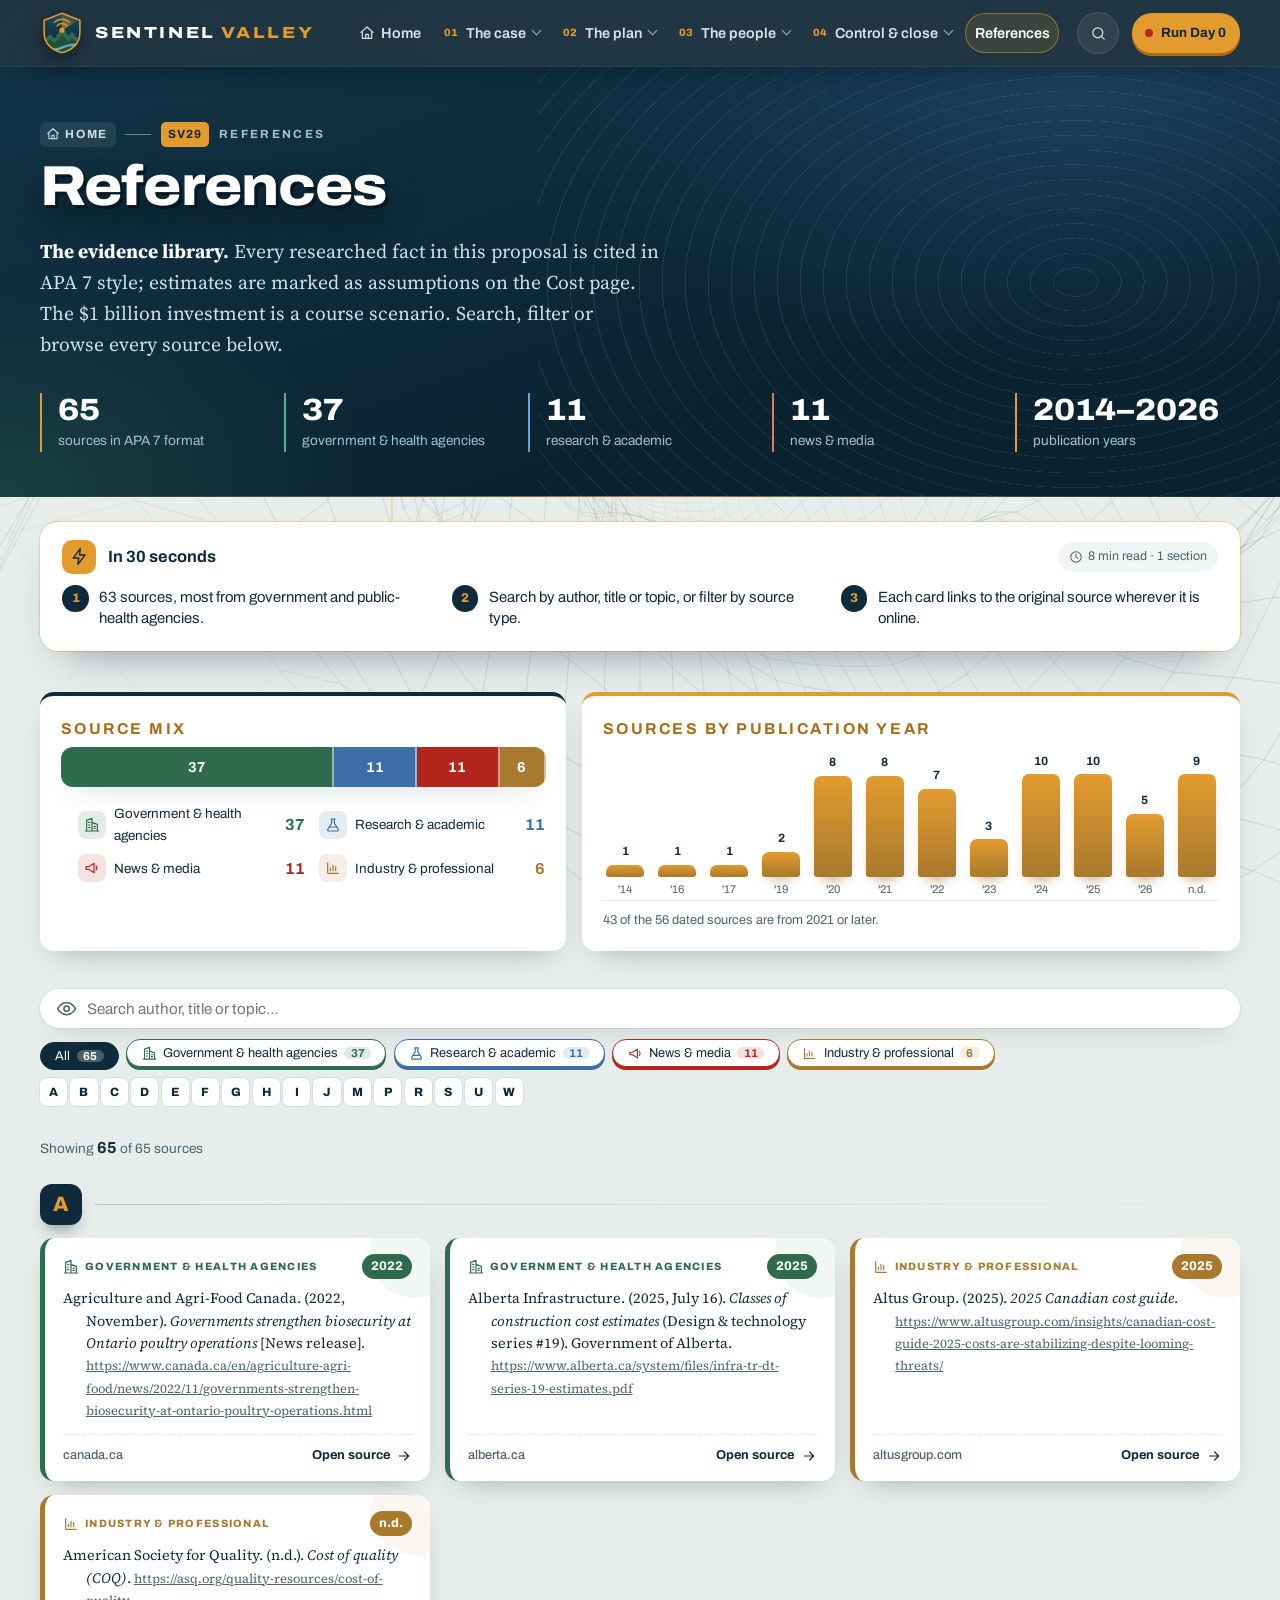
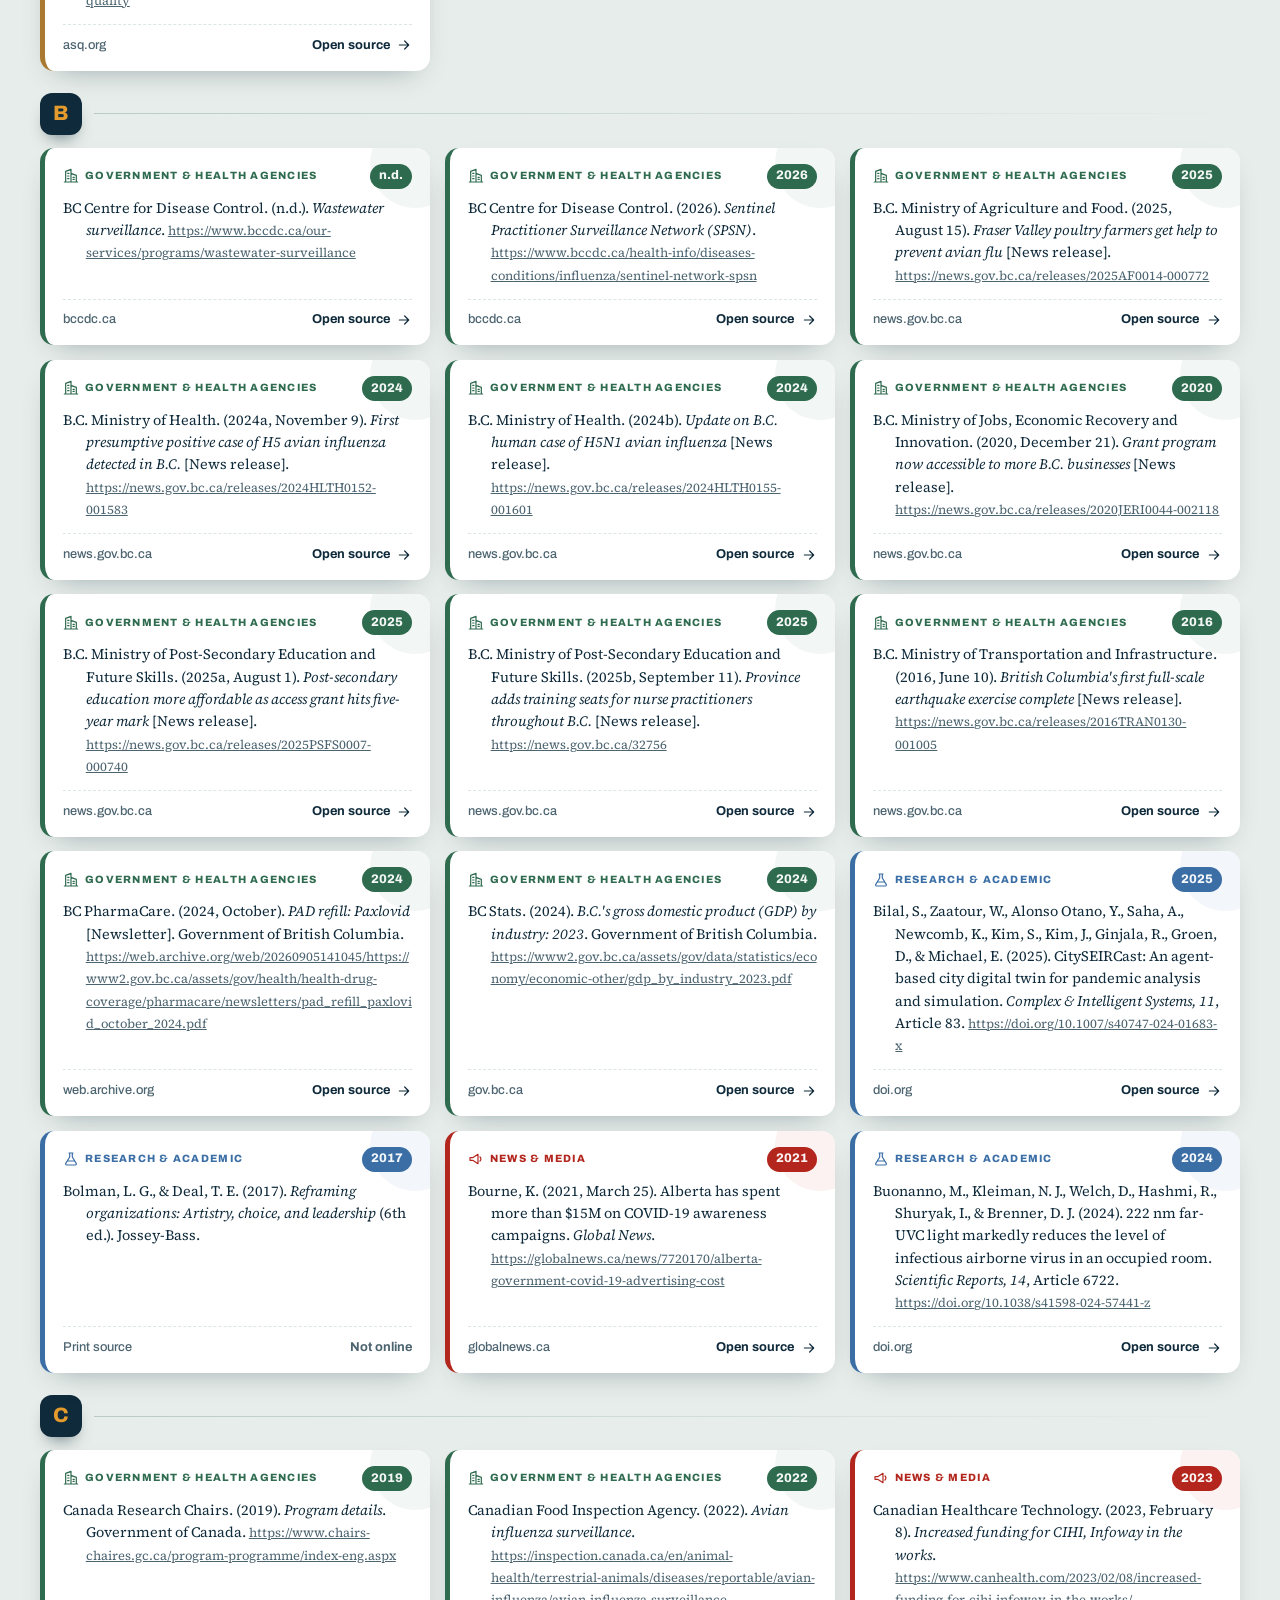
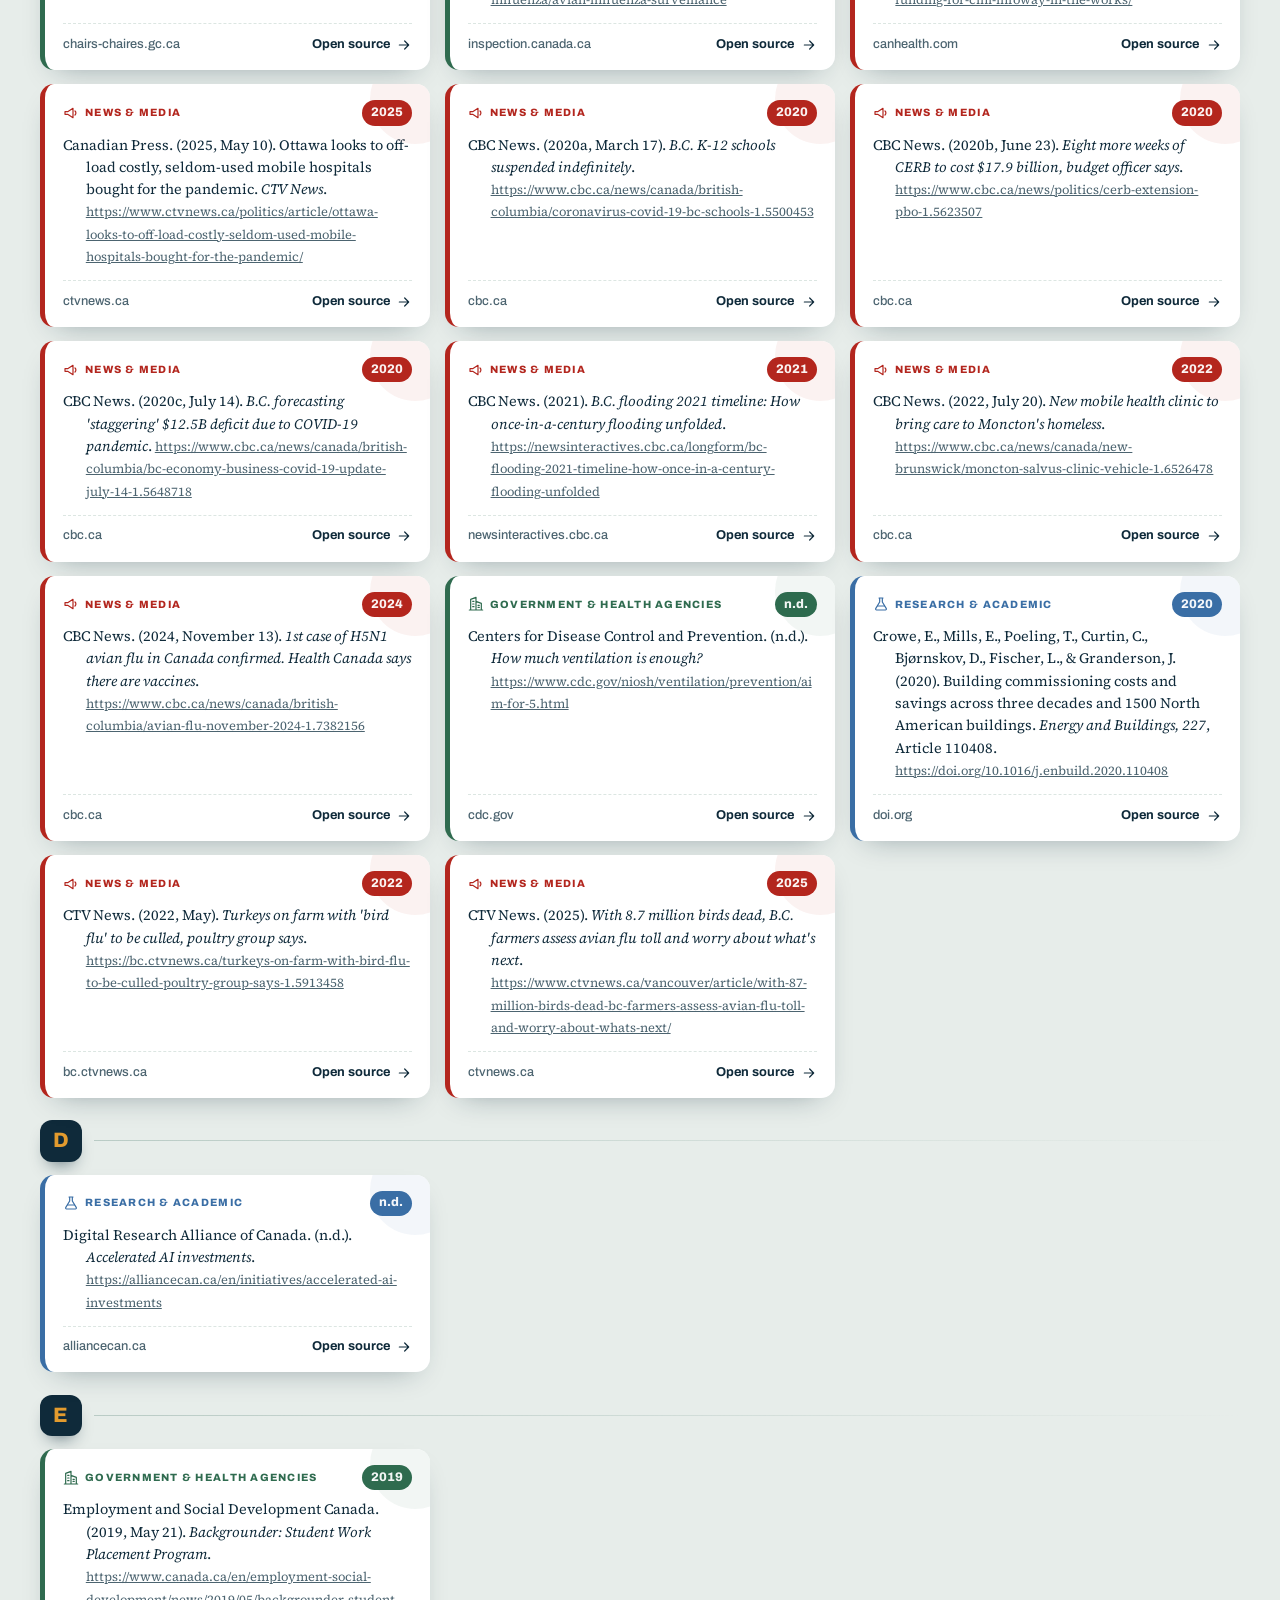
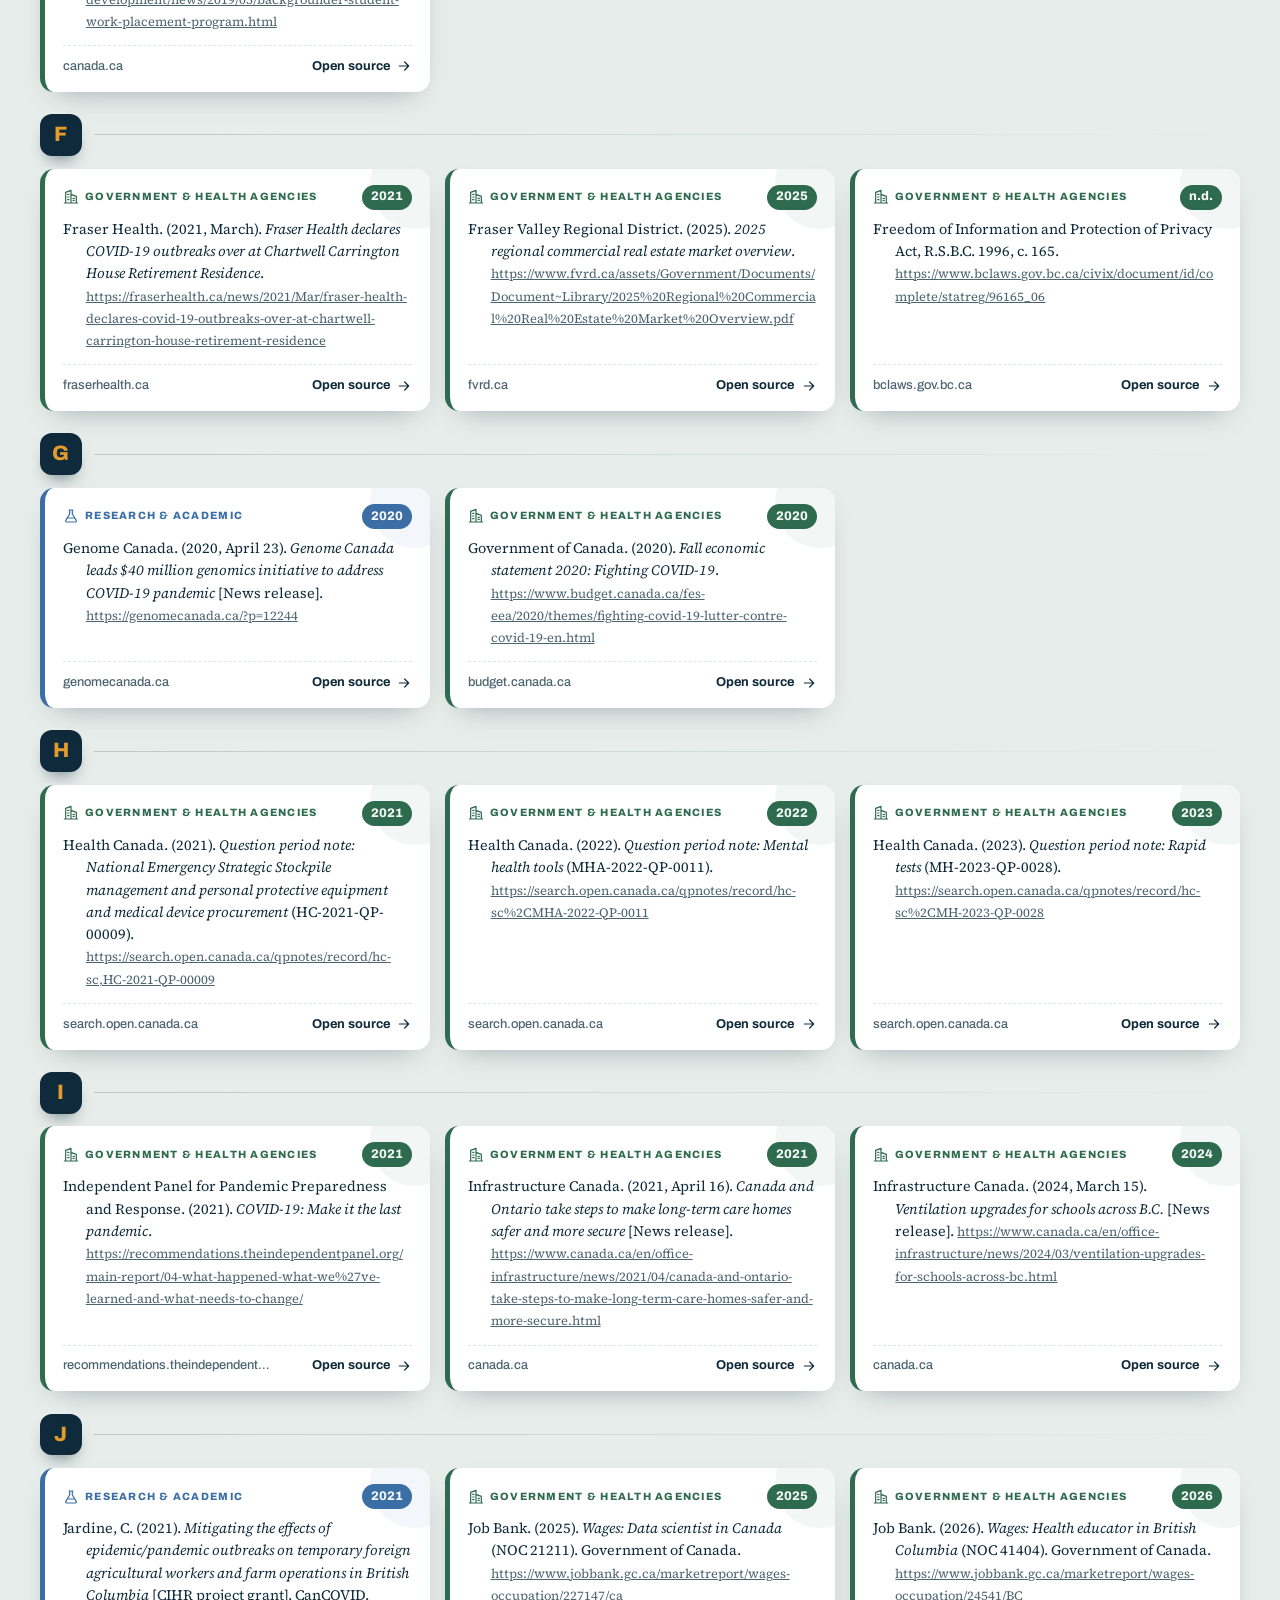
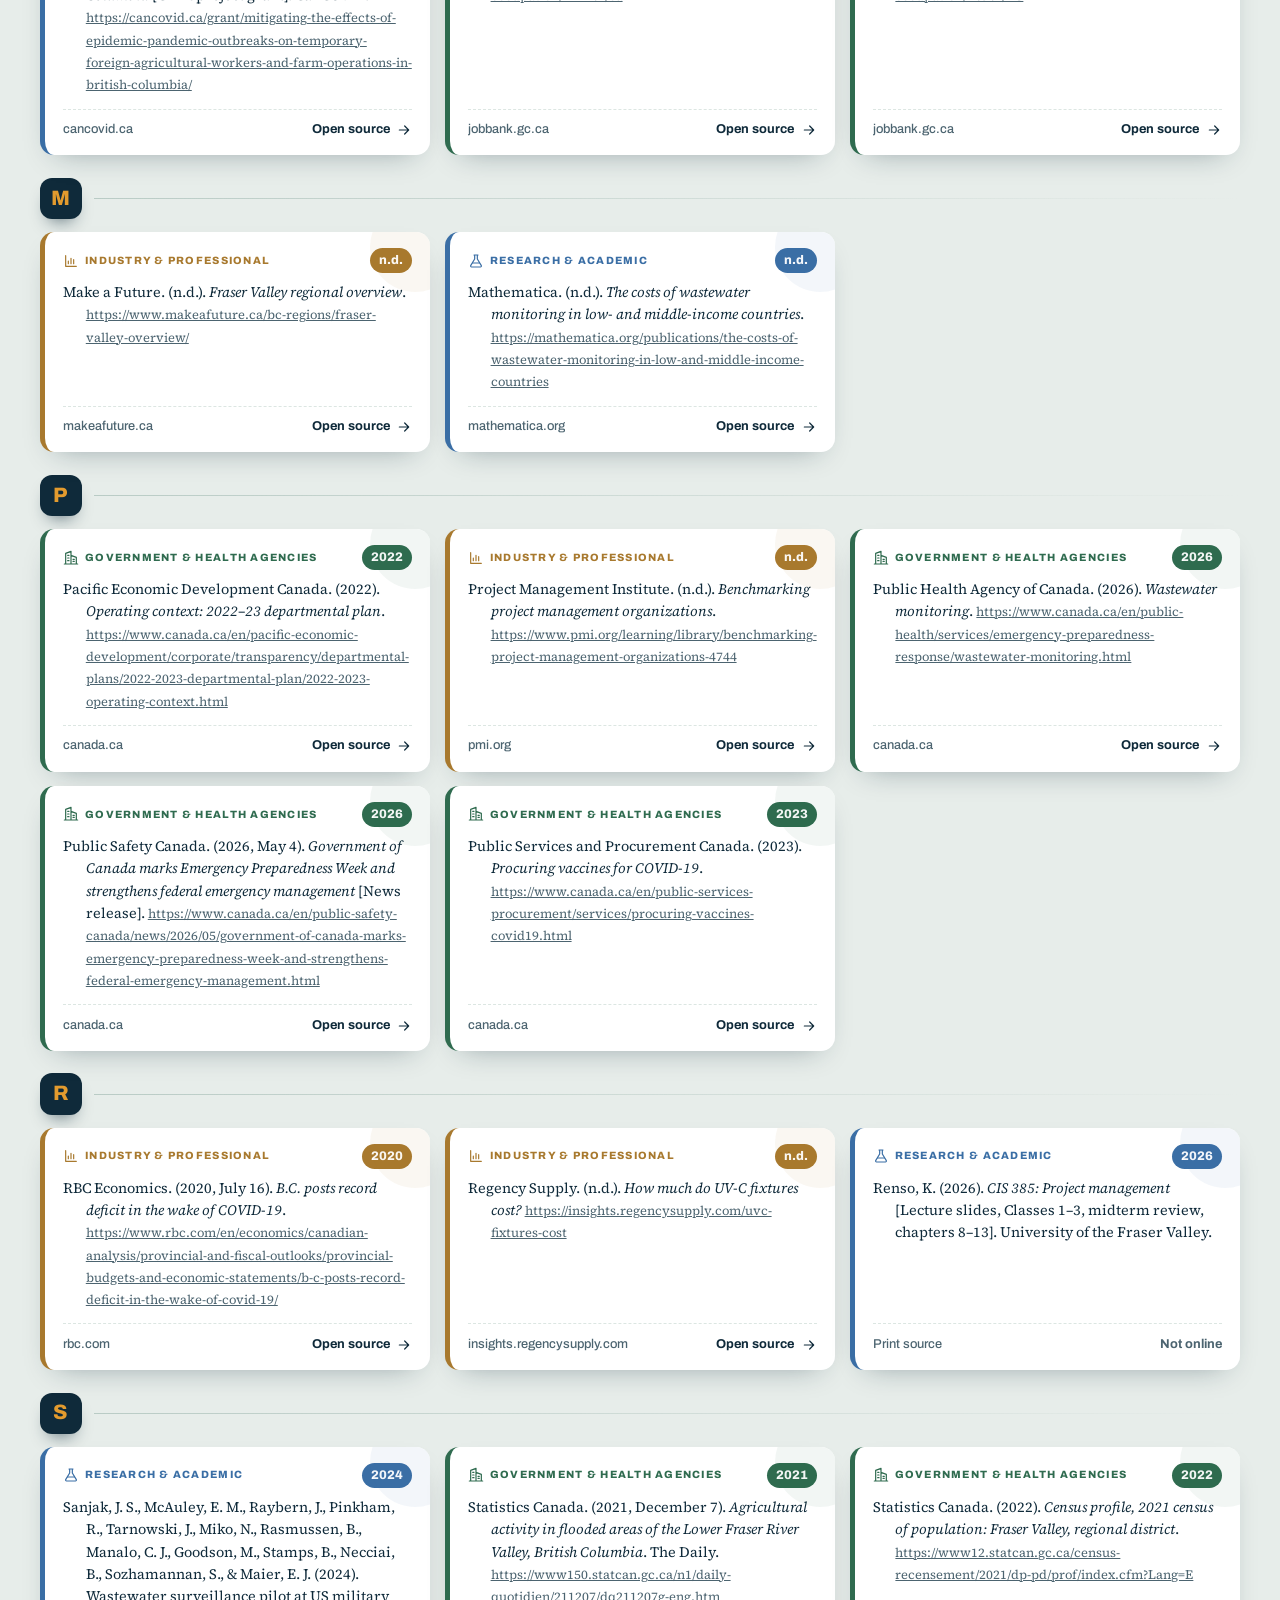
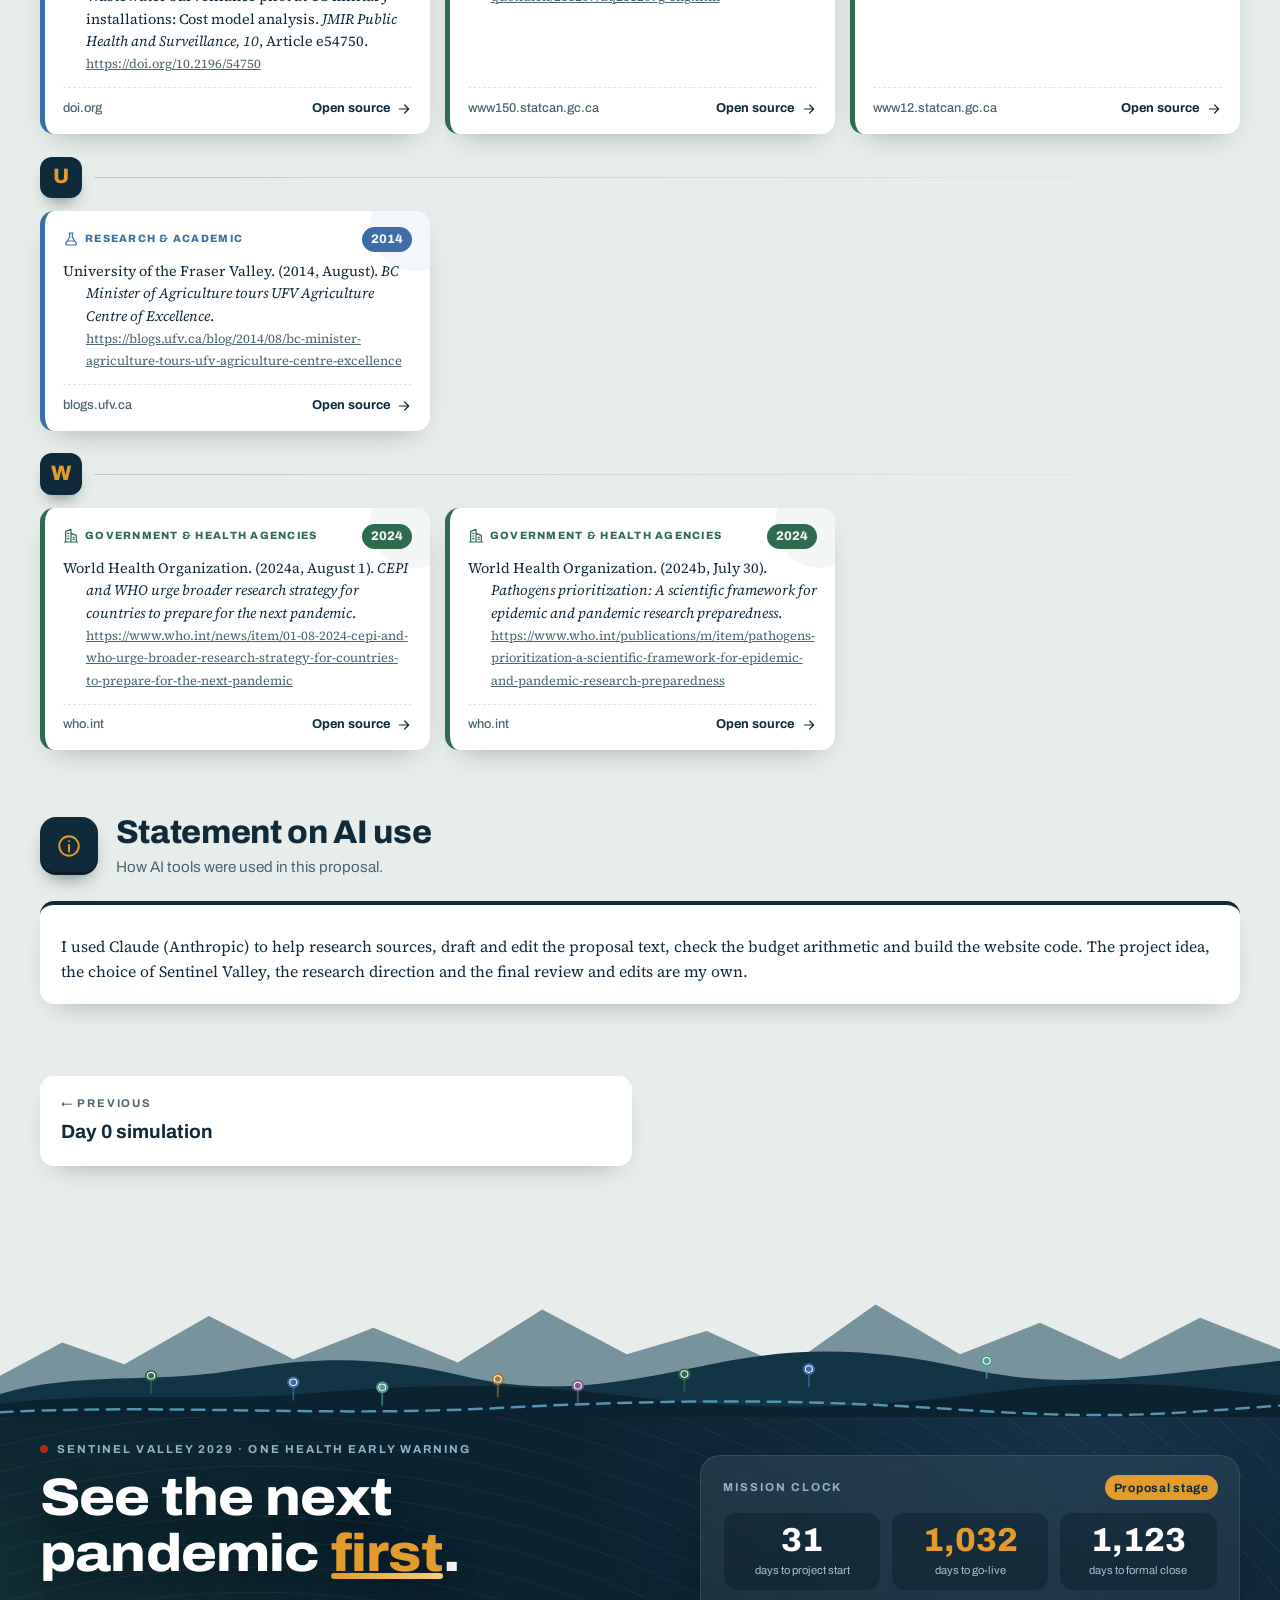
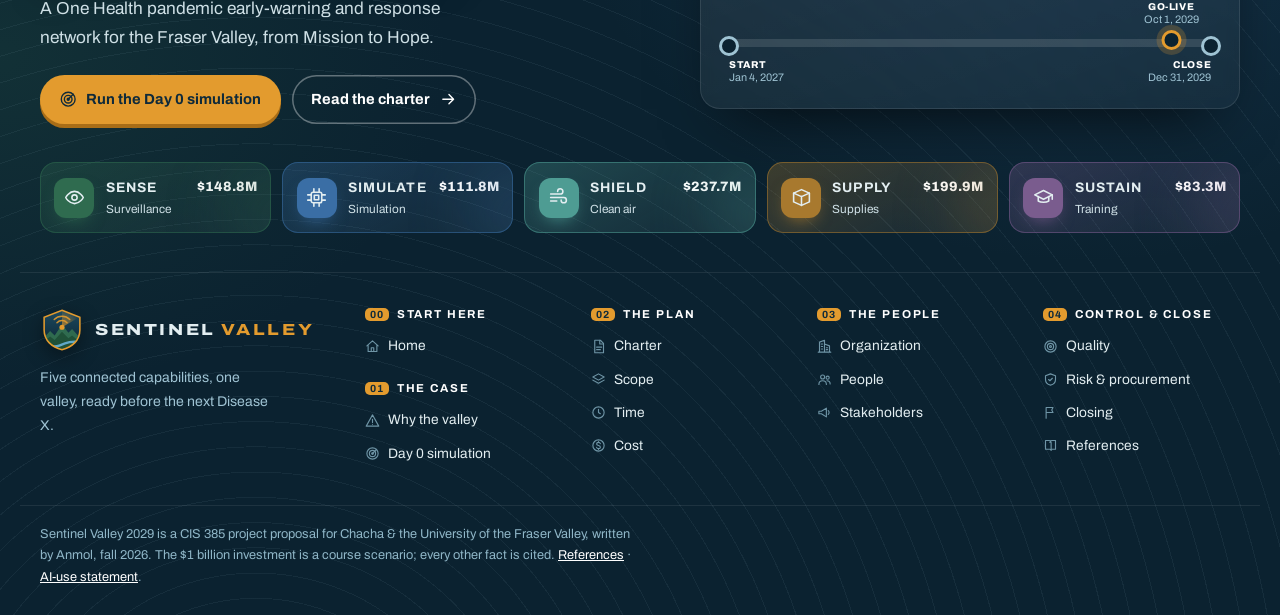
<file: references.html>
<!DOCTYPE html>
<html lang="en"><head><meta charset="utf-8"/><meta content="width=device-width,initial-scale=1" name="viewport"/>
<title>References | Sentinel Valley 2029</title><meta content="APA 7 references" name="description"/><meta name="theme-color" content="#0F2A3A"/>
<link rel="icon" href="favicon.svg" type="image/svg+xml"/>
<link href="https://fonts.googleapis.com" rel="preconnect"/><link crossorigin="" href="https://fonts.gstatic.com" rel="preconnect"/>
<link href="https://fonts.googleapis.com/css2?family=Archivo:wdth,wght@100..125,400..800&amp;family=Source+Serif+4:ital,opsz,wght@0,8..60,400;0,8..60,600;1,8..60,400&amp;display=swap" rel="stylesheet"/>
<link href="style.css?v=mwudbpvv" rel="stylesheet"/></head><body><a class="skip" href="#main">Skip to content</a>
<svg class="sprite" aria-hidden="true"><symbol id="i-home" viewBox="0 0 24 24"><path d="M3 11l9-8 9 8M5 10v10h14V10"/><path d="M10 20v-6h4v6"/></symbol><symbol id="i-radar" viewBox="0 0 24 24"><circle cx="12" cy="12" r="9"/><circle cx="12" cy="12" r="5"/><path d="M12 12L18.5 5.5"/><circle cx="12" cy="12" r="1.3" fill="currentColor"/></symbol><symbol id="i-virus" viewBox="0 0 24 24"><circle cx="12" cy="12" r="5"/><path d="M12 2v3M12 19v3M2 12h3M19 12h3M4.9 4.9L7 7M17 17l2.1 2.1M4.9 19.1L7 17M17 7l2.1-2.1"/></symbol><symbol id="i-bird" viewBox="0 0 24 24"><path d="M4 13c4 0 6-3 7-6 1 3 3 5 6 5l3-2-1 4c-1.5 4-5 6-9 5.5L4 13z"/><circle cx="16.5" cy="11" r=".6" fill="currentColor"/></symbol><symbol id="i-air" viewBox="0 0 24 24"><path d="M3 8h11a3 3 0 1 0-3-3M3 12h15a3 3 0 1 1-3 3M3 16h7"/></symbol><symbol id="i-box" viewBox="0 0 24 24"><path d="M3 7l9-4 9 4v10l-9 4-9-4z"/><path d="M3 7l9 4 9-4M12 11v10"/></symbol><symbol id="i-cap" viewBox="0 0 24 24"><path d="M2 9l10-5 10 5-10 5z"/><path d="M6 11v5c3 2 9 2 12 0v-5M22 9v5"/></symbol><symbol id="i-people" viewBox="0 0 24 24"><circle cx="9" cy="8" r="3.2"/><path d="M3 20c0-3.5 2.7-6 6-6s6 2.5 6 6"/><circle cx="17" cy="9" r="2.5"/><path d="M16 14c3 0 5 2 5 5"/></symbol><symbol id="i-shield" viewBox="0 0 24 24"><path d="M12 3l8 3v6c0 5-3.5 8-8 9-4.5-1-8-4-8-9V6z"/><path d="M9 12l2 2 4-4"/></symbol><symbol id="i-chart" viewBox="0 0 24 24"><path d="M4 20V4M4 20h16"/><path d="M8 16v-4M12 16V8M16 16v-6"/></symbol><symbol id="i-clock" viewBox="0 0 24 24"><circle cx="12" cy="12" r="9"/><path d="M12 7v5l3 2"/></symbol><symbol id="i-dollar" viewBox="0 0 24 24"><circle cx="12" cy="12" r="9"/><path d="M15 9c-.5-1.2-1.7-2-3-2-1.7 0-3 1-3 2.4C9 13 15 11 15 14.6 15 16 13.7 17 12 17c-1.4 0-2.6-.8-3-2M12 5.5V7M12 17v1.5"/></symbol><symbol id="i-check" viewBox="0 0 24 24"><path d="M5 12l5 5 9-10"/></symbol><symbol id="i-flag" viewBox="0 0 24 24"><path d="M5 21V4M5 4h11l-2 4 2 4H5"/></symbol><symbol id="i-alert" viewBox="0 0 24 24"><path d="M12 3l10 18H2z"/><path d="M12 10v5M12 18v.01"/></symbol><symbol id="i-water" viewBox="0 0 24 24"><path d="M2 16c2-2 4-2 6 0s4 2 6 0 4-2 6 0M2 20c2-2 4-2 6 0s4 2 6 0 4-2 6 0"/><path d="M12 3c2 3 3.5 4.6 3.5 6.5a3.5 3.5 0 0 1-7 0C8.5 7.6 10 6 12 3z"/></symbol><symbol id="i-lab" viewBox="0 0 24 24"><path d="M9 3h6M10 3v6L4 19a1.5 1.5 0 0 0 1.3 2h13.4A1.5 1.5 0 0 0 20 19l-6-10V3"/><path d="M7 15h10"/></symbol><symbol id="i-cpu" viewBox="0 0 24 24"><rect x="6" y="6" width="12" height="12" rx="2"/><rect x="9.5" y="9.5" width="5" height="5"/><path d="M9 2v4M15 2v4M9 18v4M15 18v4M2 9h4M2 15h4M18 9h4M18 15h4"/></symbol><symbol id="i-doc" viewBox="0 0 24 24"><path d="M6 2h9l5 5v15H6z"/><path d="M14 2v6h6M9 13h8M9 17h6"/></symbol><symbol id="i-hand" viewBox="0 0 24 24"><path d="M8 13l3-3 2 1 4-3 4 4-6 6-3-1-2 1-5-4z"/><path d="M2 11l4-4 4 2M2 11l3 3"/></symbol><symbol id="i-mega" viewBox="0 0 24 24"><path d="M3 10v4h4l8 5V5L7 10z"/><path d="M18 9a4 4 0 0 1 0 6"/></symbol><symbol id="i-target" viewBox="0 0 24 24"><circle cx="12" cy="12" r="9"/><circle cx="12" cy="12" r="5"/><circle cx="12" cy="12" r="1.5"/></symbol><symbol id="i-layers" viewBox="0 0 24 24"><path d="M12 3l9 5-9 5-9-5z"/><path d="M3 13l9 5 9-5"/></symbol><symbol id="i-cycle" viewBox="0 0 24 24"><path d="M20 11a8 8 0 0 0-14.5-4.5M4 13a8 8 0 0 0 14.5 4.5"/><path d="M5 3v4h4M19 21v-4h-4"/></symbol><symbol id="i-building" viewBox="0 0 24 24"><path d="M4 21V5l8-3v19M12 8l8 3v10M2 21h20"/><path d="M7 8h2M7 12h2M7 16h2M15 14h2M15 17h2"/></symbol><symbol id="i-key" viewBox="0 0 24 24"><circle cx="8" cy="12" r="4"/><path d="M12 12h9M18 12v3M21 12v2"/></symbol><symbol id="i-star" viewBox="0 0 24 24"><path d="M12 3l2.7 5.6 6.1.9-4.4 4.3 1 6.1L12 17l-5.4 2.9 1-6.1L3.2 9.5l6.1-.9z"/></symbol><symbol id="i-arrow" viewBox="0 0 24 24"><path d="M5 12h14M13 6l6 6-6 6"/></symbol><symbol id="i-calendar" viewBox="0 0 24 24"><rect x="3" y="5" width="18" height="16" rx="2"/><path d="M3 10h18M8 3v4M16 3v4"/></symbol><symbol id="i-truck" viewBox="0 0 24 24"><path d="M2 6h12v10H2zM14 10h4l3 3v3h-7"/><circle cx="6" cy="18" r="2"/><circle cx="17" cy="18" r="2"/></symbol><symbol id="i-lock" viewBox="0 0 24 24"><rect x="4" y="11" width="16" height="10" rx="2"/><path d="M8 11V7a4 4 0 0 1 8 0v4"/></symbol><symbol id="i-book" viewBox="0 0 24 24"><path d="M4 4h6a3 3 0 0 1 3 3v13a2 2 0 0 0-2-2H4zM20 4h-6a3 3 0 0 0-3 3"/><path d="M20 4v14h-7"/></symbol><symbol id="i-spark" viewBox="0 0 24 24"><path d="M12 3v4M12 17v4M3 12h4M17 12h4M6 6l2.5 2.5M15.5 15.5L18 18M6 18l2.5-2.5M15.5 8.5L18 6"/></symbol><symbol id="i-tool" viewBox="0 0 24 24"><path d="M14.5 6.5a4 4 0 0 0-5.3 5.3L3 18l3 3 6.2-6.2a4 4 0 0 0 5.3-5.3l-2.5 2.5-2.5-.5-.5-2.5z"/></symbol><symbol id="i-eye" viewBox="0 0 24 24"><path d="M2 12s3.5-7 10-7 10 7 10 7-3.5 7-10 7S2 12 2 12z"/><circle cx="12" cy="12" r="3"/></symbol><symbol id="i-globe" viewBox="0 0 24 24"><circle cx="12" cy="12" r="9"/><path d="M3 12h18M12 3c3 3.5 3 14.5 0 18M12 3c-3 3.5-3 14.5 0 18"/></symbol><symbol id="i-heart" viewBox="0 0 24 24"><path d="M12 20s-8-4.5-8-10.5A4.5 4.5 0 0 1 12 7a4.5 4.5 0 0 1 8 2.5C20 15.5 12 20 12 20z"/></symbol><symbol id="i-scale" viewBox="0 0 24 24"><path d="M12 3v18M5 21h14M4 8h16M7 8l-3 6a3 3 0 0 0 6 0zM17 8l-3 6a3 3 0 0 0 6 0z"/></symbol><symbol id="i-bolt" viewBox="0 0 24 24"><path d="M13 2L4 14h7l-1 8 9-12h-7z"/></symbol><symbol id="i-search" viewBox="0 0 24 24"><circle cx="11" cy="11" r="7"/><path d="M20 20l-4-4"/></symbol><symbol id="i-list" viewBox="0 0 24 24"><path d="M9 6h12M9 12h12M9 18h12"/><circle cx="4.5" cy="6" r="1" fill="currentColor"/><circle cx="4.5" cy="12" r="1" fill="currentColor"/><circle cx="4.5" cy="18" r="1" fill="currentColor"/></symbol><symbol id="i-text" viewBox="0 0 24 24"><path d="M3 19l5-14 5 14M5 14h6M15 19l3.5-9 3.5 9M16.2 16h4.6"/></symbol><symbol id="i-up" viewBox="0 0 24 24"><path d="M12 19V5M5 12l7-7 7 7"/></symbol><symbol id="i-info" viewBox="0 0 24 24"><circle cx="12" cy="12" r="9"/><path d="M12 11v6M12 7.5v.01"/></symbol><symbol id="i-enter" viewBox="0 0 24 24"><path d="M20 5v7a3 3 0 0 1-3 3H5M9 11l-4 4 4 4"/></symbol></svg>
<header class="site"><div class="bar"><a class="brand" href="index.html" aria-label="Sentinel Valley 2029, home"><svg class="mark" viewBox="0 0 48 48" aria-hidden="true"><defs><clipPath id="lgc"><path d="M24 2.5L43.5 10v14c0 11.5-8.6 18.8-19.5 21.5C13.1 42.8 4.5 35.5 4.5 24V10z"/></clipPath><linearGradient id="lgg" x1="0" y1="0" x2="0" y2="1"><stop offset="0" stop-color="#1C4A60"/><stop offset="1" stop-color="#0B2230"/></linearGradient><radialGradient id="lgs" cx="24" cy="21" r="20" gradientUnits="userSpaceOnUse"><stop offset="0" stop-color="#E39B2E" stop-opacity=".75"/><stop offset="1" stop-color="#E39B2E" stop-opacity="0"/></radialGradient></defs>
<path d="M24 2.5L43.5 10v14c0 11.5-8.6 18.8-19.5 21.5C13.1 42.8 4.5 35.5 4.5 24V10z" fill="url(#lgg)"/>
<g clip-path="url(#lgc)"><path class="sweep" d="M24 21L24 1A20 20 0 0 1 41.3 11z" fill="url(#lgs)"/>
<path d="M2 35l9-10 5 5 8-12 7 9 4-4 11 12v14H2z" fill="#2F6B4F"/><path d="M2 38l9-7 5 4 8-9 7 7 4-3 11 9v14H2z" fill="#1F5138"/>
<path d="M0 43c8-4 14 1 21-2s14-6 27-3" fill="none" stroke="#5FA8C8" stroke-width="2.6" stroke-linecap="round"/></g>
<path d="M18.5 16a7.5 7.5 0 0 1 11 0M15.5 12.5a12 12 0 0 1 17 0" fill="none" stroke="#E39B2E" stroke-width="1.6" stroke-linecap="round" opacity=".9"/>
<circle class="eye" cx="24" cy="21" r="2.8" fill="#E39B2E"/>
<path d="M24 2.5L43.5 10v14c0 11.5-8.6 18.8-19.5 21.5C13.1 42.8 4.5 35.5 4.5 24V10z" fill="none" stroke="#E39B2E" stroke-width="1.7"/></svg><span class="word"><b>SENTINEL<i>VALLEY</i></b><small>2029 · One Health early warning</small></span></a>
<button class="navtoggle" type="button" aria-label="Open menu" aria-expanded="false" aria-controls="mainnav"><i></i><i></i><i></i></button>
<nav aria-label="Main" class="main" id="mainnav"><ul><li><a class="solo homelink" href="index.html"><svg class="i"><use href="#i-home"/></svg>Home</a></li><li class="grp"><button type="button" aria-expanded="false"><em>01</em>The case</button><div class="menu"><a href="why.html"><svg class="i"><use href="#i-alert"/></svg><b>Why the valley</b><span>Spillover risk, the cost of 2020, what works</span></a><a href="simulation.html"><svg class="i"><use href="#i-radar"/></svg><b>Day 0 simulation</b><span>Replay a 2030 outbreak, twice</span></a></div></li><li class="grp"><button type="button" aria-expanded="false"><em>02</em>The plan</button><div class="menu"><a href="charter.html"><svg class="i"><use href="#i-doc"/></svg><b>Charter</b><span>Objectives, champion and sign-off</span></a><a href="scope.html"><svg class="i"><use href="#i-layers"/></svg><b>Scope</b><span>In and out of scope, 12 deliverables, WBS</span></a><a href="time.html"><svg class="i"><use href="#i-clock"/></svg><b>Time</b><span>Gantt chart, critical path, milestones</span></a><a href="cost.html"><svg class="i"><use href="#i-dollar"/></svg><b>Cost</b><span>Every dollar of $1B, earned value, ROI</span></a></div></li><li class="grp"><button type="button" aria-expanded="false"><em>03</em>The people</button><div class="menu"><a href="organization.html"><svg class="i"><use href="#i-building"/></svg><b>Organization</b><span>Three spheres, four frames, life cycles</span></a><a href="people.html"><svg class="i"><use href="#i-people"/></svg><b>People</b><span>Team, motivation and resource planning</span></a><a href="stakeholders.html"><svg class="i"><use href="#i-mega"/></svg><b>Stakeholders</b><span>Who is affected and how we communicate</span></a></div></li><li class="grp"><button type="button" aria-expanded="false"><em>04</em>Control &amp; close</button><div class="menu"><a href="quality.html"><svg class="i"><use href="#i-target"/></svg><b>Quality</b><span>Quality plan, testing, cost of quality</span></a><a href="risk.html"><svg class="i"><use href="#i-shield"/></svg><b>Risk &amp; procurement</b><span>SWOT, top 10 risks, contracts</span></a><a href="closing.html"><svg class="i"><use href="#i-flag"/></svg><b>Closing</b><span>Acceptance, handover, lessons learned</span></a></div></li><li><a class="solo" href="references.html" aria-current="page">References</a></li></ul></nav>
<button class="hsearch" type="button" aria-label="Search the whole site (Ctrl K)"><svg class="i"><use href="#i-search"/></svg><span>Search</span><kbd>Ctrl K</kbd></button>
<a class="cta" href="simulation.html"><span class="dot"></span>Run Day 0</a></div><div class="progress" aria-hidden="true"><i></i></div></header>
<main id="main">
<section class="phero"><p class="eyebrow"><a class="crumb" href="index.html"><svg class="i"><use href="#i-home"/></svg>Home</a><i></i><span>SV29</span>References</p>
<h1>References</h1>
<p class="lede"><b style="color:#fff">The evidence library.</b> Every researched fact in this proposal is cited in APA 7 style; estimates are marked as assumptions on the Cost page. The $1 billion investment is a course scenario. Search, filter or browse every source below.</p>
<div class="kpis">
<div class="kpi"><b>65</b><span>sources in APA 7 format</span></div>
<div class="kpi" style="border-color:#5FB088"><b>37</b><span>government &amp; health agencies</span></div>
<div class="kpi" style="border-color:#6FA0D6"><b>11</b><span>research &amp; academic</span></div>
<div class="kpi" style="border-color:#E07A5F"><b>11</b><span>news &amp; media</span></div>
<div class="kpi"><b>2014–2026</b><span>publication years</span></div></div></section>
<aside class="tldr" aria-label="Key takeaways"><div class="tl-h"><span class="tl-ic"><svg class="i"><use href="#i-bolt"/></svg></span><b>In 30 seconds</b><span class="tl-meta"><svg class="i"><use href="#i-clock"/></svg>8 min read · 1 section</span></div><ol><li>63 sources, most from government and public-health agencies.</li><li>Search by author, title or topic, or filter by source type.</li><li>Each card links to the original source wherever it is online.</li></ol></aside>

<section class="sec" style="margin-top:0">
<div class="rviz"><div class="card static" style="--c:var(--ink)"><p class="kicker">Source mix</p><div class="stack rmix" role="img" aria-label="Sources by type"><span style="--v:37;--c:#2F6B4F" title="Government &amp; health agencies: 37">37</span><span style="--v:11;--c:#3A6EA5" title="Research &amp; academic: 11">11</span><span style="--v:11;--c:#B3261E" title="News &amp; media: 11">11</span><span style="--v:6;--c:#A8792E" title="Industry &amp; professional: 6">6</span></div>
<ul class="rlegend"><li style="--c:#2F6B4F"><svg class="i"><use href="#i-building"/></svg><span>Government &amp; health agencies</span><b>37</b></li><li style="--c:#3A6EA5"><svg class="i"><use href="#i-lab"/></svg><span>Research &amp; academic</span><b>11</b></li><li style="--c:#B3261E"><svg class="i"><use href="#i-mega"/></svg><span>News &amp; media</span><b>11</b></li><li style="--c:#A8792E"><svg class="i"><use href="#i-chart"/></svg><span>Industry &amp; professional</span><b>6</b></li></ul></div>
<div class="card static" style="--c:var(--amber)"><p class="kicker">Sources by publication year</p><div class="ychart" role="img" aria-label="Number of sources per publication year"><div class="ycol" title="2014: 1 source"><b>1</b><i style="--h:10.0"></i><span>'14</span></div><div class="ycol" title="2016: 1 source"><b>1</b><i style="--h:10.0"></i><span>'16</span></div><div class="ycol" title="2017: 1 source"><b>1</b><i style="--h:10.0"></i><span>'17</span></div><div class="ycol" title="2019: 2 sources"><b>2</b><i style="--h:20.0"></i><span>'19</span></div><div class="ycol" title="2020: 8 sources"><b>8</b><i style="--h:80.0"></i><span>'20</span></div><div class="ycol" title="2021: 8 sources"><b>8</b><i style="--h:80.0"></i><span>'21</span></div><div class="ycol" title="2022: 7 sources"><b>7</b><i style="--h:70.0"></i><span>'22</span></div><div class="ycol" title="2023: 3 sources"><b>3</b><i style="--h:30.0"></i><span>'23</span></div><div class="ycol" title="2024: 10 sources"><b>10</b><i style="--h:100.0"></i><span>'24</span></div><div class="ycol" title="2025: 10 sources"><b>10</b><i style="--h:100.0"></i><span>'25</span></div><div class="ycol" title="2026: 5 sources"><b>5</b><i style="--h:50.0"></i><span>'26</span></div><div class="ycol" title="n.d.: 9 sources"><b>9</b><i style="--h:90.0"></i><span>n.d.</span></div></div><p class="muted" style="font-family:var(--display);font-size:.8rem;margin:.6rem 0 0">43 of the 56 dated sources are from 2021 or later.</p></div></div>
<div class="rtools" role="search"><label class="rsearch"><svg class="i"><use href="#i-eye"/></svg><input type="search" id="rq" placeholder="Search author, title or topic…" aria-label="Search references"/></label>
<div class="rchips" role="group" aria-label="Filter by source type"><button class="chip" aria-pressed="true" data-rf="all">All <b>65</b></button><button class="chip" aria-pressed="false" data-rf="gov" style="--c:#2F6B4F"><svg class="i"><use href="#i-building"/></svg>Government &amp; health agencies <b>37</b></button><button class="chip" aria-pressed="false" data-rf="res" style="--c:#3A6EA5"><svg class="i"><use href="#i-lab"/></svg>Research &amp; academic <b>11</b></button><button class="chip" aria-pressed="false" data-rf="news" style="--c:#B3261E"><svg class="i"><use href="#i-mega"/></svg>News &amp; media <b>11</b></button><button class="chip" aria-pressed="false" data-rf="ind" style="--c:#A8792E"><svg class="i"><use href="#i-chart"/></svg>Industry &amp; professional <b>6</b></button></div><nav class="raz" aria-label="Jump to letter"><a href="#" data-jump="A">A</a><a href="#" data-jump="B">B</a><a href="#" data-jump="C">C</a><a href="#" data-jump="D">D</a><a href="#" data-jump="E">E</a><a href="#" data-jump="F">F</a><a href="#" data-jump="G">G</a><a href="#" data-jump="H">H</a><a href="#" data-jump="I">I</a><a href="#" data-jump="J">J</a><a href="#" data-jump="M">M</a><a href="#" data-jump="P">P</a><a href="#" data-jump="R">R</a><a href="#" data-jump="S">S</a><a href="#" data-jump="U">U</a><a href="#" data-jump="W">W</a></nav></div>
<p class="rcount" aria-live="polite">Showing <b id="rshown">65</b> of 65 sources <span id="rwhat"></span></p>
<div id="reflist"><section class="rgroup" data-letter="A"><h3 class="rletter"><span>A</span></h3><div class="rgrid"><article class="rcard" data-cat="gov" style="--c:#2F6B4F"><div class="rtop"><span class="rtype"><svg class="i"><use href="#i-building"/></svg>Government &amp; health agencies</span><span class="ryear">2022</span></div>
<p class="rapa">Agriculture and Agri-Food Canada. (2022, November). <i>Governments strengthen biosecurity at Ontario poultry operations</i> [News release]. <a href="https://www.canada.ca/en/agriculture-agri-food/news/2022/11/governments-strengthen-biosecurity-at-ontario-poultry-operations.html">https://www.canada.ca/en/agriculture-agri-food/news/2022/11/governments-strengthen-biosecurity-at-ontario-poultry-operations.html</a></p><a class="ropen" href="https://www.canada.ca/en/agriculture-agri-food/news/2022/11/governments-strengthen-biosecurity-at-ontario-poultry-operations.html" target="_blank" rel="noopener"><span>canada.ca</span>Open source <svg class="i"><use href="#i-arrow"/></svg></a></article><article class="rcard" data-cat="gov" style="--c:#2F6B4F"><div class="rtop"><span class="rtype"><svg class="i"><use href="#i-building"/></svg>Government &amp; health agencies</span><span class="ryear">2025</span></div>
<p class="rapa">Alberta Infrastructure. (2025, July 16). <i>Classes of construction cost estimates</i> (Design &amp; technology series #19). Government of Alberta. <a href="https://www.alberta.ca/system/files/infra-tr-dt-series-19-estimates.pdf">https://www.alberta.ca/system/files/infra-tr-dt-series-19-estimates.pdf</a></p><a class="ropen" href="https://www.alberta.ca/system/files/infra-tr-dt-series-19-estimates.pdf" target="_blank" rel="noopener"><span>alberta.ca</span>Open source <svg class="i"><use href="#i-arrow"/></svg></a></article><article class="rcard" data-cat="ind" style="--c:#A8792E"><div class="rtop"><span class="rtype"><svg class="i"><use href="#i-chart"/></svg>Industry &amp; professional</span><span class="ryear">2025</span></div>
<p class="rapa">Altus Group. (2025). <i>2025 Canadian cost guide</i>. <a href="https://www.altusgroup.com/insights/canadian-cost-guide-2025-costs-are-stabilizing-despite-looming-threats/">https://www.altusgroup.com/insights/canadian-cost-guide-2025-costs-are-stabilizing-despite-looming-threats/</a></p><a class="ropen" href="https://www.altusgroup.com/insights/canadian-cost-guide-2025-costs-are-stabilizing-despite-looming-threats/" target="_blank" rel="noopener"><span>altusgroup.com</span>Open source <svg class="i"><use href="#i-arrow"/></svg></a></article><article class="rcard" data-cat="ind" style="--c:#A8792E"><div class="rtop"><span class="rtype"><svg class="i"><use href="#i-chart"/></svg>Industry &amp; professional</span><span class="ryear">n.d.</span></div>
<p class="rapa">American Society for Quality. (n.d.). <i>Cost of quality (COQ)</i>. <a href="https://asq.org/quality-resources/cost-of-quality">https://asq.org/quality-resources/cost-of-quality</a></p><a class="ropen" href="https://asq.org/quality-resources/cost-of-quality" target="_blank" rel="noopener"><span>asq.org</span>Open source <svg class="i"><use href="#i-arrow"/></svg></a></article></div></section><section class="rgroup" data-letter="B"><h3 class="rletter"><span>B</span></h3><div class="rgrid"><article class="rcard" data-cat="gov" style="--c:#2F6B4F"><div class="rtop"><span class="rtype"><svg class="i"><use href="#i-building"/></svg>Government &amp; health agencies</span><span class="ryear">n.d.</span></div>
<p class="rapa">BC Centre for Disease Control. (n.d.). <i>Wastewater surveillance</i>. <a href="https://www.bccdc.ca/our-services/programs/wastewater-surveillance">https://www.bccdc.ca/our-services/programs/wastewater-surveillance</a></p><a class="ropen" href="https://www.bccdc.ca/our-services/programs/wastewater-surveillance" target="_blank" rel="noopener"><span>bccdc.ca</span>Open source <svg class="i"><use href="#i-arrow"/></svg></a></article><article class="rcard" data-cat="gov" style="--c:#2F6B4F"><div class="rtop"><span class="rtype"><svg class="i"><use href="#i-building"/></svg>Government &amp; health agencies</span><span class="ryear">2026</span></div>
<p class="rapa">BC Centre for Disease Control. (2026). <i>Sentinel Practitioner Surveillance Network (SPSN)</i>. <a href="https://www.bccdc.ca/health-info/diseases-conditions/influenza/sentinel-network-spsn">https://www.bccdc.ca/health-info/diseases-conditions/influenza/sentinel-network-spsn</a></p><a class="ropen" href="https://www.bccdc.ca/health-info/diseases-conditions/influenza/sentinel-network-spsn" target="_blank" rel="noopener"><span>bccdc.ca</span>Open source <svg class="i"><use href="#i-arrow"/></svg></a></article><article class="rcard" data-cat="gov" style="--c:#2F6B4F"><div class="rtop"><span class="rtype"><svg class="i"><use href="#i-building"/></svg>Government &amp; health agencies</span><span class="ryear">2025</span></div>
<p class="rapa">B.C. Ministry of Agriculture and Food. (2025, August 15). <i>Fraser Valley poultry farmers get help to prevent avian flu</i> [News release]. <a href="https://news.gov.bc.ca/releases/2025AF0014-000772">https://news.gov.bc.ca/releases/2025AF0014-000772</a></p><a class="ropen" href="https://news.gov.bc.ca/releases/2025AF0014-000772" target="_blank" rel="noopener"><span>news.gov.bc.ca</span>Open source <svg class="i"><use href="#i-arrow"/></svg></a></article><article class="rcard" data-cat="gov" style="--c:#2F6B4F"><div class="rtop"><span class="rtype"><svg class="i"><use href="#i-building"/></svg>Government &amp; health agencies</span><span class="ryear">2024</span></div>
<p class="rapa">B.C. Ministry of Health. (2024a, November 9). <i>First presumptive positive case of H5 avian influenza detected in B.C.</i> [News release]. <a href="https://news.gov.bc.ca/releases/2024HLTH0152-001583">https://news.gov.bc.ca/releases/2024HLTH0152-001583</a></p><a class="ropen" href="https://news.gov.bc.ca/releases/2024HLTH0152-001583" target="_blank" rel="noopener"><span>news.gov.bc.ca</span>Open source <svg class="i"><use href="#i-arrow"/></svg></a></article><article class="rcard" data-cat="gov" style="--c:#2F6B4F"><div class="rtop"><span class="rtype"><svg class="i"><use href="#i-building"/></svg>Government &amp; health agencies</span><span class="ryear">2024</span></div>
<p class="rapa">B.C. Ministry of Health. (2024b). <i>Update on B.C. human case of H5N1 avian influenza</i> [News release]. <a href="https://news.gov.bc.ca/releases/2024HLTH0155-001601">https://news.gov.bc.ca/releases/2024HLTH0155-001601</a></p><a class="ropen" href="https://news.gov.bc.ca/releases/2024HLTH0155-001601" target="_blank" rel="noopener"><span>news.gov.bc.ca</span>Open source <svg class="i"><use href="#i-arrow"/></svg></a></article><article class="rcard" data-cat="gov" style="--c:#2F6B4F"><div class="rtop"><span class="rtype"><svg class="i"><use href="#i-building"/></svg>Government &amp; health agencies</span><span class="ryear">2020</span></div>
<p class="rapa">B.C. Ministry of Jobs, Economic Recovery and Innovation. (2020, December 21). <i>Grant program now accessible to more B.C. businesses</i> [News release]. <a href="https://news.gov.bc.ca/releases/2020JERI0044-002118">https://news.gov.bc.ca/releases/2020JERI0044-002118</a></p><a class="ropen" href="https://news.gov.bc.ca/releases/2020JERI0044-002118" target="_blank" rel="noopener"><span>news.gov.bc.ca</span>Open source <svg class="i"><use href="#i-arrow"/></svg></a></article><article class="rcard" data-cat="gov" style="--c:#2F6B4F"><div class="rtop"><span class="rtype"><svg class="i"><use href="#i-building"/></svg>Government &amp; health agencies</span><span class="ryear">2025</span></div>
<p class="rapa">B.C. Ministry of Post-Secondary Education and Future Skills. (2025a, August 1). <i>Post-secondary education more affordable as access grant hits five-year mark</i> [News release]. <a href="https://news.gov.bc.ca/releases/2025PSFS0007-000740">https://news.gov.bc.ca/releases/2025PSFS0007-000740</a></p><a class="ropen" href="https://news.gov.bc.ca/releases/2025PSFS0007-000740" target="_blank" rel="noopener"><span>news.gov.bc.ca</span>Open source <svg class="i"><use href="#i-arrow"/></svg></a></article><article class="rcard" data-cat="gov" style="--c:#2F6B4F"><div class="rtop"><span class="rtype"><svg class="i"><use href="#i-building"/></svg>Government &amp; health agencies</span><span class="ryear">2025</span></div>
<p class="rapa">B.C. Ministry of Post-Secondary Education and Future Skills. (2025b, September 11). <i>Province adds training seats for nurse practitioners throughout B.C.</i> [News release]. <a href="https://news.gov.bc.ca/32756">https://news.gov.bc.ca/32756</a></p><a class="ropen" href="https://news.gov.bc.ca/32756" target="_blank" rel="noopener"><span>news.gov.bc.ca</span>Open source <svg class="i"><use href="#i-arrow"/></svg></a></article><article class="rcard" data-cat="gov" style="--c:#2F6B4F"><div class="rtop"><span class="rtype"><svg class="i"><use href="#i-building"/></svg>Government &amp; health agencies</span><span class="ryear">2016</span></div>
<p class="rapa">B.C. Ministry of Transportation and Infrastructure. (2016, June 10). <i>British Columbia's first full-scale earthquake exercise complete</i> [News release]. <a href="https://news.gov.bc.ca/releases/2016TRAN0130-001005">https://news.gov.bc.ca/releases/2016TRAN0130-001005</a></p><a class="ropen" href="https://news.gov.bc.ca/releases/2016TRAN0130-001005" target="_blank" rel="noopener"><span>news.gov.bc.ca</span>Open source <svg class="i"><use href="#i-arrow"/></svg></a></article><article class="rcard" data-cat="gov" style="--c:#2F6B4F"><div class="rtop"><span class="rtype"><svg class="i"><use href="#i-building"/></svg>Government &amp; health agencies</span><span class="ryear">2024</span></div>
<p class="rapa">BC PharmaCare. (2024, October). <i>PAD refill: Paxlovid</i> [Newsletter]. Government of British Columbia. <a href="https://web.archive.org/web/20260905141045/https://www2.gov.bc.ca/assets/gov/health/health-drug-coverage/pharmacare/newsletters/pad_refill_paxlovid_october_2024.pdf">https://web.archive.org/web/20260905141045/https://www2.gov.bc.ca/assets/gov/health/health-drug-coverage/pharmacare/newsletters/pad_refill_paxlovid_october_2024.pdf</a></p><a class="ropen" href="https://web.archive.org/web/20260905141045/https://www2.gov.bc.ca/assets/gov/health/health-drug-coverage/pharmacare/newsletters/pad_refill_paxlovid_october_2024.pdf" target="_blank" rel="noopener"><span>web.archive.org</span>Open source <svg class="i"><use href="#i-arrow"/></svg></a></article><article class="rcard" data-cat="gov" style="--c:#2F6B4F"><div class="rtop"><span class="rtype"><svg class="i"><use href="#i-building"/></svg>Government &amp; health agencies</span><span class="ryear">2024</span></div>
<p class="rapa">BC Stats. (2024). <i>B.C.'s gross domestic product (GDP) by industry: 2023</i>. Government of British Columbia. <a href="https://www2.gov.bc.ca/assets/gov/data/statistics/economy/economic-other/gdp_by_industry_2023.pdf">https://www2.gov.bc.ca/assets/gov/data/statistics/economy/economic-other/gdp_by_industry_2023.pdf</a></p><a class="ropen" href="https://www2.gov.bc.ca/assets/gov/data/statistics/economy/economic-other/gdp_by_industry_2023.pdf" target="_blank" rel="noopener"><span>gov.bc.ca</span>Open source <svg class="i"><use href="#i-arrow"/></svg></a></article><article class="rcard" data-cat="res" style="--c:#3A6EA5"><div class="rtop"><span class="rtype"><svg class="i"><use href="#i-lab"/></svg>Research &amp; academic</span><span class="ryear">2025</span></div>
<p class="rapa">Bilal, S., Zaatour, W., Alonso Otano, Y., Saha, A., Newcomb, K., Kim, S., Kim, J., Ginjala, R., Groen, D., &amp; Michael, E. (2025). CitySEIRCast: An agent-based city digital twin for pandemic analysis and simulation. <i>Complex &amp; Intelligent Systems, 11</i>, Article 83. <a href="https://doi.org/10.1007/s40747-024-01683-x">https://doi.org/10.1007/s40747-024-01683-x</a></p><a class="ropen" href="https://doi.org/10.1007/s40747-024-01683-x" target="_blank" rel="noopener"><span>doi.org</span>Open source <svg class="i"><use href="#i-arrow"/></svg></a></article><article class="rcard" data-cat="res" style="--c:#3A6EA5"><div class="rtop"><span class="rtype"><svg class="i"><use href="#i-lab"/></svg>Research &amp; academic</span><span class="ryear">2017</span></div>
<p class="rapa">Bolman, L. G., &amp; Deal, T. E. (2017). <i>Reframing organizations: Artistry, choice, and leadership</i> (6th ed.). Jossey-Bass.</p><span class="ropen none"><span>Print source</span>Not online</span></article><article class="rcard" data-cat="news" style="--c:#B3261E"><div class="rtop"><span class="rtype"><svg class="i"><use href="#i-mega"/></svg>News &amp; media</span><span class="ryear">2021</span></div>
<p class="rapa">Bourne, K. (2021, March 25). Alberta has spent more than $15M on COVID-19 awareness campaigns. <i>Global News</i>. <a href="https://globalnews.ca/news/7720170/alberta-government-covid-19-advertising-cost">https://globalnews.ca/news/7720170/alberta-government-covid-19-advertising-cost</a></p><a class="ropen" href="https://globalnews.ca/news/7720170/alberta-government-covid-19-advertising-cost" target="_blank" rel="noopener"><span>globalnews.ca</span>Open source <svg class="i"><use href="#i-arrow"/></svg></a></article><article class="rcard" data-cat="res" style="--c:#3A6EA5"><div class="rtop"><span class="rtype"><svg class="i"><use href="#i-lab"/></svg>Research &amp; academic</span><span class="ryear">2024</span></div>
<p class="rapa">Buonanno, M., Kleiman, N. J., Welch, D., Hashmi, R., Shuryak, I., &amp; Brenner, D. J. (2024). 222 nm far-UVC light markedly reduces the level of infectious airborne virus in an occupied room. <i>Scientific Reports, 14</i>, Article 6722. <a href="https://doi.org/10.1038/s41598-024-57441-z">https://doi.org/10.1038/s41598-024-57441-z</a></p><a class="ropen" href="https://doi.org/10.1038/s41598-024-57441-z" target="_blank" rel="noopener"><span>doi.org</span>Open source <svg class="i"><use href="#i-arrow"/></svg></a></article></div></section><section class="rgroup" data-letter="C"><h3 class="rletter"><span>C</span></h3><div class="rgrid"><article class="rcard" data-cat="gov" style="--c:#2F6B4F"><div class="rtop"><span class="rtype"><svg class="i"><use href="#i-building"/></svg>Government &amp; health agencies</span><span class="ryear">2019</span></div>
<p class="rapa">Canada Research Chairs. (2019). <i>Program details</i>. Government of Canada. <a href="https://www.chairs-chaires.gc.ca/program-programme/index-eng.aspx">https://www.chairs-chaires.gc.ca/program-programme/index-eng.aspx</a></p><a class="ropen" href="https://www.chairs-chaires.gc.ca/program-programme/index-eng.aspx" target="_blank" rel="noopener"><span>chairs-chaires.gc.ca</span>Open source <svg class="i"><use href="#i-arrow"/></svg></a></article><article class="rcard" data-cat="gov" style="--c:#2F6B4F"><div class="rtop"><span class="rtype"><svg class="i"><use href="#i-building"/></svg>Government &amp; health agencies</span><span class="ryear">2022</span></div>
<p class="rapa">Canadian Food Inspection Agency. (2022). <i>Avian influenza surveillance</i>. <a href="https://inspection.canada.ca/en/animal-health/terrestrial-animals/diseases/reportable/avian-influenza/avian-influenza-surveillance">https://inspection.canada.ca/en/animal-health/terrestrial-animals/diseases/reportable/avian-influenza/avian-influenza-surveillance</a></p><a class="ropen" href="https://inspection.canada.ca/en/animal-health/terrestrial-animals/diseases/reportable/avian-influenza/avian-influenza-surveillance" target="_blank" rel="noopener"><span>inspection.canada.ca</span>Open source <svg class="i"><use href="#i-arrow"/></svg></a></article><article class="rcard" data-cat="news" style="--c:#B3261E"><div class="rtop"><span class="rtype"><svg class="i"><use href="#i-mega"/></svg>News &amp; media</span><span class="ryear">2023</span></div>
<p class="rapa">Canadian Healthcare Technology. (2023, February 8). <i>Increased funding for CIHI, Infoway in the works</i>. <a href="https://www.canhealth.com/2023/02/08/increased-funding-for-cihi-infoway-in-the-works/">https://www.canhealth.com/2023/02/08/increased-funding-for-cihi-infoway-in-the-works/</a></p><a class="ropen" href="https://www.canhealth.com/2023/02/08/increased-funding-for-cihi-infoway-in-the-works/" target="_blank" rel="noopener"><span>canhealth.com</span>Open source <svg class="i"><use href="#i-arrow"/></svg></a></article><article class="rcard" data-cat="news" style="--c:#B3261E"><div class="rtop"><span class="rtype"><svg class="i"><use href="#i-mega"/></svg>News &amp; media</span><span class="ryear">2025</span></div>
<p class="rapa">Canadian Press. (2025, May 10). Ottawa looks to off-load costly, seldom-used mobile hospitals bought for the pandemic. <i>CTV News</i>. <a href="https://www.ctvnews.ca/politics/article/ottawa-looks-to-off-load-costly-seldom-used-mobile-hospitals-bought-for-the-pandemic/">https://www.ctvnews.ca/politics/article/ottawa-looks-to-off-load-costly-seldom-used-mobile-hospitals-bought-for-the-pandemic/</a></p><a class="ropen" href="https://www.ctvnews.ca/politics/article/ottawa-looks-to-off-load-costly-seldom-used-mobile-hospitals-bought-for-the-pandemic/" target="_blank" rel="noopener"><span>ctvnews.ca</span>Open source <svg class="i"><use href="#i-arrow"/></svg></a></article><article class="rcard" data-cat="news" style="--c:#B3261E"><div class="rtop"><span class="rtype"><svg class="i"><use href="#i-mega"/></svg>News &amp; media</span><span class="ryear">2020</span></div>
<p class="rapa">CBC News. (2020a, March 17). <i>B.C. K-12 schools suspended indefinitely</i>. <a href="https://www.cbc.ca/news/canada/british-columbia/coronavirus-covid-19-bc-schools-1.5500453">https://www.cbc.ca/news/canada/british-columbia/coronavirus-covid-19-bc-schools-1.5500453</a></p><a class="ropen" href="https://www.cbc.ca/news/canada/british-columbia/coronavirus-covid-19-bc-schools-1.5500453" target="_blank" rel="noopener"><span>cbc.ca</span>Open source <svg class="i"><use href="#i-arrow"/></svg></a></article><article class="rcard" data-cat="news" style="--c:#B3261E"><div class="rtop"><span class="rtype"><svg class="i"><use href="#i-mega"/></svg>News &amp; media</span><span class="ryear">2020</span></div>
<p class="rapa">CBC News. (2020b, June 23). <i>Eight more weeks of CERB to cost $17.9 billion, budget officer says</i>. <a href="https://www.cbc.ca/news/politics/cerb-extension-pbo-1.5623507">https://www.cbc.ca/news/politics/cerb-extension-pbo-1.5623507</a></p><a class="ropen" href="https://www.cbc.ca/news/politics/cerb-extension-pbo-1.5623507" target="_blank" rel="noopener"><span>cbc.ca</span>Open source <svg class="i"><use href="#i-arrow"/></svg></a></article><article class="rcard" data-cat="news" style="--c:#B3261E"><div class="rtop"><span class="rtype"><svg class="i"><use href="#i-mega"/></svg>News &amp; media</span><span class="ryear">2020</span></div>
<p class="rapa">CBC News. (2020c, July 14). <i>B.C. forecasting 'staggering' $12.5B deficit due to COVID-19 pandemic</i>. <a href="https://www.cbc.ca/news/canada/british-columbia/bc-economy-business-covid-19-update-july-14-1.5648718">https://www.cbc.ca/news/canada/british-columbia/bc-economy-business-covid-19-update-july-14-1.5648718</a></p><a class="ropen" href="https://www.cbc.ca/news/canada/british-columbia/bc-economy-business-covid-19-update-july-14-1.5648718" target="_blank" rel="noopener"><span>cbc.ca</span>Open source <svg class="i"><use href="#i-arrow"/></svg></a></article><article class="rcard" data-cat="news" style="--c:#B3261E"><div class="rtop"><span class="rtype"><svg class="i"><use href="#i-mega"/></svg>News &amp; media</span><span class="ryear">2021</span></div>
<p class="rapa">CBC News. (2021). <i>B.C. flooding 2021 timeline: How once-in-a-century flooding unfolded</i>. <a href="https://newsinteractives.cbc.ca/longform/bc-flooding-2021-timeline-how-once-in-a-century-flooding-unfolded">https://newsinteractives.cbc.ca/longform/bc-flooding-2021-timeline-how-once-in-a-century-flooding-unfolded</a></p><a class="ropen" href="https://newsinteractives.cbc.ca/longform/bc-flooding-2021-timeline-how-once-in-a-century-flooding-unfolded" target="_blank" rel="noopener"><span>newsinteractives.cbc.ca</span>Open source <svg class="i"><use href="#i-arrow"/></svg></a></article><article class="rcard" data-cat="news" style="--c:#B3261E"><div class="rtop"><span class="rtype"><svg class="i"><use href="#i-mega"/></svg>News &amp; media</span><span class="ryear">2022</span></div>
<p class="rapa">CBC News. (2022, July 20). <i>New mobile health clinic to bring care to Moncton's homeless</i>. <a href="https://www.cbc.ca/news/canada/new-brunswick/moncton-salvus-clinic-vehicle-1.6526478">https://www.cbc.ca/news/canada/new-brunswick/moncton-salvus-clinic-vehicle-1.6526478</a></p><a class="ropen" href="https://www.cbc.ca/news/canada/new-brunswick/moncton-salvus-clinic-vehicle-1.6526478" target="_blank" rel="noopener"><span>cbc.ca</span>Open source <svg class="i"><use href="#i-arrow"/></svg></a></article><article class="rcard" data-cat="news" style="--c:#B3261E"><div class="rtop"><span class="rtype"><svg class="i"><use href="#i-mega"/></svg>News &amp; media</span><span class="ryear">2024</span></div>
<p class="rapa">CBC News. (2024, November 13). <i>1st case of H5N1 avian flu in Canada confirmed. Health Canada says there are vaccines</i>. <a href="https://www.cbc.ca/news/canada/british-columbia/avian-flu-november-2024-1.7382156">https://www.cbc.ca/news/canada/british-columbia/avian-flu-november-2024-1.7382156</a></p><a class="ropen" href="https://www.cbc.ca/news/canada/british-columbia/avian-flu-november-2024-1.7382156" target="_blank" rel="noopener"><span>cbc.ca</span>Open source <svg class="i"><use href="#i-arrow"/></svg></a></article><article class="rcard" data-cat="gov" style="--c:#2F6B4F"><div class="rtop"><span class="rtype"><svg class="i"><use href="#i-building"/></svg>Government &amp; health agencies</span><span class="ryear">n.d.</span></div>
<p class="rapa">Centers for Disease Control and Prevention. (n.d.). <i>How much ventilation is enough?</i> <a href="https://www.cdc.gov/niosh/ventilation/prevention/aim-for-5.html">https://www.cdc.gov/niosh/ventilation/prevention/aim-for-5.html</a></p><a class="ropen" href="https://www.cdc.gov/niosh/ventilation/prevention/aim-for-5.html" target="_blank" rel="noopener"><span>cdc.gov</span>Open source <svg class="i"><use href="#i-arrow"/></svg></a></article><article class="rcard" data-cat="res" style="--c:#3A6EA5"><div class="rtop"><span class="rtype"><svg class="i"><use href="#i-lab"/></svg>Research &amp; academic</span><span class="ryear">2020</span></div>
<p class="rapa">Crowe, E., Mills, E., Poeling, T., Curtin, C., Bjørnskov, D., Fischer, L., &amp; Granderson, J. (2020). Building commissioning costs and savings across three decades and 1500 North American buildings. <i>Energy and Buildings, 227</i>, Article 110408. <a href="https://doi.org/10.1016/j.enbuild.2020.110408">https://doi.org/10.1016/j.enbuild.2020.110408</a></p><a class="ropen" href="https://doi.org/10.1016/j.enbuild.2020.110408" target="_blank" rel="noopener"><span>doi.org</span>Open source <svg class="i"><use href="#i-arrow"/></svg></a></article><article class="rcard" data-cat="news" style="--c:#B3261E"><div class="rtop"><span class="rtype"><svg class="i"><use href="#i-mega"/></svg>News &amp; media</span><span class="ryear">2022</span></div>
<p class="rapa">CTV News. (2022, May). <i>Turkeys on farm with 'bird flu' to be culled, poultry group says</i>. <a href="https://bc.ctvnews.ca/turkeys-on-farm-with-bird-flu-to-be-culled-poultry-group-says-1.5913458">https://bc.ctvnews.ca/turkeys-on-farm-with-bird-flu-to-be-culled-poultry-group-says-1.5913458</a></p><a class="ropen" href="https://bc.ctvnews.ca/turkeys-on-farm-with-bird-flu-to-be-culled-poultry-group-says-1.5913458" target="_blank" rel="noopener"><span>bc.ctvnews.ca</span>Open source <svg class="i"><use href="#i-arrow"/></svg></a></article><article class="rcard" data-cat="news" style="--c:#B3261E"><div class="rtop"><span class="rtype"><svg class="i"><use href="#i-mega"/></svg>News &amp; media</span><span class="ryear">2025</span></div>
<p class="rapa">CTV News. (2025). <i>With 8.7 million birds dead, B.C. farmers assess avian flu toll and worry about what's next</i>. <a href="https://www.ctvnews.ca/vancouver/article/with-87-million-birds-dead-bc-farmers-assess-avian-flu-toll-and-worry-about-whats-next/">https://www.ctvnews.ca/vancouver/article/with-87-million-birds-dead-bc-farmers-assess-avian-flu-toll-and-worry-about-whats-next/</a></p><a class="ropen" href="https://www.ctvnews.ca/vancouver/article/with-87-million-birds-dead-bc-farmers-assess-avian-flu-toll-and-worry-about-whats-next/" target="_blank" rel="noopener"><span>ctvnews.ca</span>Open source <svg class="i"><use href="#i-arrow"/></svg></a></article></div></section><section class="rgroup" data-letter="D"><h3 class="rletter"><span>D</span></h3><div class="rgrid"><article class="rcard" data-cat="res" style="--c:#3A6EA5"><div class="rtop"><span class="rtype"><svg class="i"><use href="#i-lab"/></svg>Research &amp; academic</span><span class="ryear">n.d.</span></div>
<p class="rapa">Digital Research Alliance of Canada. (n.d.). <i>Accelerated AI investments</i>. <a href="https://alliancecan.ca/en/initiatives/accelerated-ai-investments">https://alliancecan.ca/en/initiatives/accelerated-ai-investments</a></p><a class="ropen" href="https://alliancecan.ca/en/initiatives/accelerated-ai-investments" target="_blank" rel="noopener"><span>alliancecan.ca</span>Open source <svg class="i"><use href="#i-arrow"/></svg></a></article></div></section><section class="rgroup" data-letter="E"><h3 class="rletter"><span>E</span></h3><div class="rgrid"><article class="rcard" data-cat="gov" style="--c:#2F6B4F"><div class="rtop"><span class="rtype"><svg class="i"><use href="#i-building"/></svg>Government &amp; health agencies</span><span class="ryear">2019</span></div>
<p class="rapa">Employment and Social Development Canada. (2019, May 21). <i>Backgrounder: Student Work Placement Program</i>. <a href="https://www.canada.ca/en/employment-social-development/news/2019/05/backgrounder-student-work-placement-program.html">https://www.canada.ca/en/employment-social-development/news/2019/05/backgrounder-student-work-placement-program.html</a></p><a class="ropen" href="https://www.canada.ca/en/employment-social-development/news/2019/05/backgrounder-student-work-placement-program.html" target="_blank" rel="noopener"><span>canada.ca</span>Open source <svg class="i"><use href="#i-arrow"/></svg></a></article></div></section><section class="rgroup" data-letter="F"><h3 class="rletter"><span>F</span></h3><div class="rgrid"><article class="rcard" data-cat="gov" style="--c:#2F6B4F"><div class="rtop"><span class="rtype"><svg class="i"><use href="#i-building"/></svg>Government &amp; health agencies</span><span class="ryear">2021</span></div>
<p class="rapa">Fraser Health. (2021, March). <i>Fraser Health declares COVID-19 outbreaks over at Chartwell Carrington House Retirement Residence</i>. <a href="https://fraserhealth.ca/news/2021/Mar/fraser-health-declares-covid-19-outbreaks-over-at-chartwell-carrington-house-retirement-residence">https://fraserhealth.ca/news/2021/Mar/fraser-health-declares-covid-19-outbreaks-over-at-chartwell-carrington-house-retirement-residence</a></p><a class="ropen" href="https://fraserhealth.ca/news/2021/Mar/fraser-health-declares-covid-19-outbreaks-over-at-chartwell-carrington-house-retirement-residence" target="_blank" rel="noopener"><span>fraserhealth.ca</span>Open source <svg class="i"><use href="#i-arrow"/></svg></a></article><article class="rcard" data-cat="gov" style="--c:#2F6B4F"><div class="rtop"><span class="rtype"><svg class="i"><use href="#i-building"/></svg>Government &amp; health agencies</span><span class="ryear">2025</span></div>
<p class="rapa">Fraser Valley Regional District. (2025). <i>2025 regional commercial real estate market overview</i>. <a href="https://www.fvrd.ca/assets/Government/Documents/Document~Library/2025%20Regional%20Commercial%20Real%20Estate%20Market%20Overview.pdf">https://www.fvrd.ca/assets/Government/Documents/Document~Library/2025%20Regional%20Commercial%20Real%20Estate%20Market%20Overview.pdf</a></p><a class="ropen" href="https://www.fvrd.ca/assets/Government/Documents/Document~Library/2025%20Regional%20Commercial%20Real%20Estate%20Market%20Overview.pdf" target="_blank" rel="noopener"><span>fvrd.ca</span>Open source <svg class="i"><use href="#i-arrow"/></svg></a></article><article class="rcard" data-cat="gov" style="--c:#2F6B4F"><div class="rtop"><span class="rtype"><svg class="i"><use href="#i-building"/></svg>Government &amp; health agencies</span><span class="ryear">n.d.</span></div>
<p class="rapa">Freedom of Information and Protection of Privacy Act, R.S.B.C. 1996, c. 165. <a href="https://www.bclaws.gov.bc.ca/civix/document/id/complete/statreg/96165_06">https://www.bclaws.gov.bc.ca/civix/document/id/complete/statreg/96165_06</a></p><a class="ropen" href="https://www.bclaws.gov.bc.ca/civix/document/id/complete/statreg/96165_06" target="_blank" rel="noopener"><span>bclaws.gov.bc.ca</span>Open source <svg class="i"><use href="#i-arrow"/></svg></a></article></div></section><section class="rgroup" data-letter="G"><h3 class="rletter"><span>G</span></h3><div class="rgrid"><article class="rcard" data-cat="res" style="--c:#3A6EA5"><div class="rtop"><span class="rtype"><svg class="i"><use href="#i-lab"/></svg>Research &amp; academic</span><span class="ryear">2020</span></div>
<p class="rapa">Genome Canada. (2020, April 23). <i>Genome Canada leads $40 million genomics initiative to address COVID-19 pandemic</i> [News release]. <a href="https://genomecanada.ca/?p=12244">https://genomecanada.ca/?p=12244</a></p><a class="ropen" href="https://genomecanada.ca/?p=12244" target="_blank" rel="noopener"><span>genomecanada.ca</span>Open source <svg class="i"><use href="#i-arrow"/></svg></a></article><article class="rcard" data-cat="gov" style="--c:#2F6B4F"><div class="rtop"><span class="rtype"><svg class="i"><use href="#i-building"/></svg>Government &amp; health agencies</span><span class="ryear">2020</span></div>
<p class="rapa">Government of Canada. (2020). <i>Fall economic statement 2020: Fighting COVID-19</i>. <a href="https://www.budget.canada.ca/fes-eea/2020/themes/fighting-covid-19-lutter-contre-covid-19-en.html">https://www.budget.canada.ca/fes-eea/2020/themes/fighting-covid-19-lutter-contre-covid-19-en.html</a></p><a class="ropen" href="https://www.budget.canada.ca/fes-eea/2020/themes/fighting-covid-19-lutter-contre-covid-19-en.html" target="_blank" rel="noopener"><span>budget.canada.ca</span>Open source <svg class="i"><use href="#i-arrow"/></svg></a></article></div></section><section class="rgroup" data-letter="H"><h3 class="rletter"><span>H</span></h3><div class="rgrid"><article class="rcard" data-cat="gov" style="--c:#2F6B4F"><div class="rtop"><span class="rtype"><svg class="i"><use href="#i-building"/></svg>Government &amp; health agencies</span><span class="ryear">2021</span></div>
<p class="rapa">Health Canada. (2021). <i>Question period note: National Emergency Strategic Stockpile management and personal protective equipment and medical device procurement</i> (HC-2021-QP-00009). <a href="https://search.open.canada.ca/qpnotes/record/hc-sc,HC-2021-QP-00009">https://search.open.canada.ca/qpnotes/record/hc-sc,HC-2021-QP-00009</a></p><a class="ropen" href="https://search.open.canada.ca/qpnotes/record/hc-sc,HC-2021-QP-00009" target="_blank" rel="noopener"><span>search.open.canada.ca</span>Open source <svg class="i"><use href="#i-arrow"/></svg></a></article><article class="rcard" data-cat="gov" style="--c:#2F6B4F"><div class="rtop"><span class="rtype"><svg class="i"><use href="#i-building"/></svg>Government &amp; health agencies</span><span class="ryear">2022</span></div>
<p class="rapa">Health Canada. (2022). <i>Question period note: Mental health tools</i> (MHA-2022-QP-0011). <a href="https://search.open.canada.ca/qpnotes/record/hc-sc%2CMHA-2022-QP-0011">https://search.open.canada.ca/qpnotes/record/hc-sc%2CMHA-2022-QP-0011</a></p><a class="ropen" href="https://search.open.canada.ca/qpnotes/record/hc-sc%2CMHA-2022-QP-0011" target="_blank" rel="noopener"><span>search.open.canada.ca</span>Open source <svg class="i"><use href="#i-arrow"/></svg></a></article><article class="rcard" data-cat="gov" style="--c:#2F6B4F"><div class="rtop"><span class="rtype"><svg class="i"><use href="#i-building"/></svg>Government &amp; health agencies</span><span class="ryear">2023</span></div>
<p class="rapa">Health Canada. (2023). <i>Question period note: Rapid tests</i> (MH-2023-QP-0028). <a href="https://search.open.canada.ca/qpnotes/record/hc-sc%2CMH-2023-QP-0028">https://search.open.canada.ca/qpnotes/record/hc-sc%2CMH-2023-QP-0028</a></p><a class="ropen" href="https://search.open.canada.ca/qpnotes/record/hc-sc%2CMH-2023-QP-0028" target="_blank" rel="noopener"><span>search.open.canada.ca</span>Open source <svg class="i"><use href="#i-arrow"/></svg></a></article></div></section><section class="rgroup" data-letter="I"><h3 class="rletter"><span>I</span></h3><div class="rgrid"><article class="rcard" data-cat="gov" style="--c:#2F6B4F"><div class="rtop"><span class="rtype"><svg class="i"><use href="#i-building"/></svg>Government &amp; health agencies</span><span class="ryear">2021</span></div>
<p class="rapa">Independent Panel for Pandemic Preparedness and Response. (2021). <i>COVID-19: Make it the last pandemic</i>. <a href="https://recommendations.theindependentpanel.org/main-report/04-what-happened-what-we%27ve-learned-and-what-needs-to-change/">https://recommendations.theindependentpanel.org/main-report/04-what-happened-what-we%27ve-learned-and-what-needs-to-change/</a></p><a class="ropen" href="https://recommendations.theindependentpanel.org/main-report/04-what-happened-what-we%27ve-learned-and-what-needs-to-change/" target="_blank" rel="noopener"><span>recommendations.theindependentpanel.org</span>Open source <svg class="i"><use href="#i-arrow"/></svg></a></article><article class="rcard" data-cat="gov" style="--c:#2F6B4F"><div class="rtop"><span class="rtype"><svg class="i"><use href="#i-building"/></svg>Government &amp; health agencies</span><span class="ryear">2021</span></div>
<p class="rapa">Infrastructure Canada. (2021, April 16). <i>Canada and Ontario take steps to make long-term care homes safer and more secure</i> [News release]. <a href="https://www.canada.ca/en/office-infrastructure/news/2021/04/canada-and-ontario-take-steps-to-make-long-term-care-homes-safer-and-more-secure.html">https://www.canada.ca/en/office-infrastructure/news/2021/04/canada-and-ontario-take-steps-to-make-long-term-care-homes-safer-and-more-secure.html</a></p><a class="ropen" href="https://www.canada.ca/en/office-infrastructure/news/2021/04/canada-and-ontario-take-steps-to-make-long-term-care-homes-safer-and-more-secure.html" target="_blank" rel="noopener"><span>canada.ca</span>Open source <svg class="i"><use href="#i-arrow"/></svg></a></article><article class="rcard" data-cat="gov" style="--c:#2F6B4F"><div class="rtop"><span class="rtype"><svg class="i"><use href="#i-building"/></svg>Government &amp; health agencies</span><span class="ryear">2024</span></div>
<p class="rapa">Infrastructure Canada. (2024, March 15). <i>Ventilation upgrades for schools across B.C.</i> [News release]. <a href="https://www.canada.ca/en/office-infrastructure/news/2024/03/ventilation-upgrades-for-schools-across-bc.html">https://www.canada.ca/en/office-infrastructure/news/2024/03/ventilation-upgrades-for-schools-across-bc.html</a></p><a class="ropen" href="https://www.canada.ca/en/office-infrastructure/news/2024/03/ventilation-upgrades-for-schools-across-bc.html" target="_blank" rel="noopener"><span>canada.ca</span>Open source <svg class="i"><use href="#i-arrow"/></svg></a></article></div></section><section class="rgroup" data-letter="J"><h3 class="rletter"><span>J</span></h3><div class="rgrid"><article class="rcard" data-cat="res" style="--c:#3A6EA5"><div class="rtop"><span class="rtype"><svg class="i"><use href="#i-lab"/></svg>Research &amp; academic</span><span class="ryear">2021</span></div>
<p class="rapa">Jardine, C. (2021). <i>Mitigating the effects of epidemic/pandemic outbreaks on temporary foreign agricultural workers and farm operations in British Columbia</i> [CIHR project grant]. CanCOVID. <a href="https://cancovid.ca/grant/mitigating-the-effects-of-epidemic-pandemic-outbreaks-on-temporary-foreign-agricultural-workers-and-farm-operations-in-british-columbia/">https://cancovid.ca/grant/mitigating-the-effects-of-epidemic-pandemic-outbreaks-on-temporary-foreign-agricultural-workers-and-farm-operations-in-british-columbia/</a></p><a class="ropen" href="https://cancovid.ca/grant/mitigating-the-effects-of-epidemic-pandemic-outbreaks-on-temporary-foreign-agricultural-workers-and-farm-operations-in-british-columbia/" target="_blank" rel="noopener"><span>cancovid.ca</span>Open source <svg class="i"><use href="#i-arrow"/></svg></a></article><article class="rcard" data-cat="gov" style="--c:#2F6B4F"><div class="rtop"><span class="rtype"><svg class="i"><use href="#i-building"/></svg>Government &amp; health agencies</span><span class="ryear">2025</span></div>
<p class="rapa">Job Bank. (2025). <i>Wages: Data scientist in Canada</i> (NOC 21211). Government of Canada. <a href="https://www.jobbank.gc.ca/marketreport/wages-occupation/227147/ca">https://www.jobbank.gc.ca/marketreport/wages-occupation/227147/ca</a></p><a class="ropen" href="https://www.jobbank.gc.ca/marketreport/wages-occupation/227147/ca" target="_blank" rel="noopener"><span>jobbank.gc.ca</span>Open source <svg class="i"><use href="#i-arrow"/></svg></a></article><article class="rcard" data-cat="gov" style="--c:#2F6B4F"><div class="rtop"><span class="rtype"><svg class="i"><use href="#i-building"/></svg>Government &amp; health agencies</span><span class="ryear">2026</span></div>
<p class="rapa">Job Bank. (2026). <i>Wages: Health educator in British Columbia</i> (NOC 41404). Government of Canada. <a href="https://www.jobbank.gc.ca/marketreport/wages-occupation/24541/BC">https://www.jobbank.gc.ca/marketreport/wages-occupation/24541/BC</a></p><a class="ropen" href="https://www.jobbank.gc.ca/marketreport/wages-occupation/24541/BC" target="_blank" rel="noopener"><span>jobbank.gc.ca</span>Open source <svg class="i"><use href="#i-arrow"/></svg></a></article></div></section><section class="rgroup" data-letter="M"><h3 class="rletter"><span>M</span></h3><div class="rgrid"><article class="rcard" data-cat="ind" style="--c:#A8792E"><div class="rtop"><span class="rtype"><svg class="i"><use href="#i-chart"/></svg>Industry &amp; professional</span><span class="ryear">n.d.</span></div>
<p class="rapa">Make a Future. (n.d.). <i>Fraser Valley regional overview</i>. <a href="https://www.makeafuture.ca/bc-regions/fraser-valley-overview/">https://www.makeafuture.ca/bc-regions/fraser-valley-overview/</a></p><a class="ropen" href="https://www.makeafuture.ca/bc-regions/fraser-valley-overview/" target="_blank" rel="noopener"><span>makeafuture.ca</span>Open source <svg class="i"><use href="#i-arrow"/></svg></a></article><article class="rcard" data-cat="res" style="--c:#3A6EA5"><div class="rtop"><span class="rtype"><svg class="i"><use href="#i-lab"/></svg>Research &amp; academic</span><span class="ryear">n.d.</span></div>
<p class="rapa">Mathematica. (n.d.). <i>The costs of wastewater monitoring in low- and middle-income countries</i>. <a href="https://mathematica.org/publications/the-costs-of-wastewater-monitoring-in-low-and-middle-income-countries">https://mathematica.org/publications/the-costs-of-wastewater-monitoring-in-low-and-middle-income-countries</a></p><a class="ropen" href="https://mathematica.org/publications/the-costs-of-wastewater-monitoring-in-low-and-middle-income-countries" target="_blank" rel="noopener"><span>mathematica.org</span>Open source <svg class="i"><use href="#i-arrow"/></svg></a></article></div></section><section class="rgroup" data-letter="P"><h3 class="rletter"><span>P</span></h3><div class="rgrid"><article class="rcard" data-cat="gov" style="--c:#2F6B4F"><div class="rtop"><span class="rtype"><svg class="i"><use href="#i-building"/></svg>Government &amp; health agencies</span><span class="ryear">2022</span></div>
<p class="rapa">Pacific Economic Development Canada. (2022). <i>Operating context: 2022–23 departmental plan</i>. <a href="https://www.canada.ca/en/pacific-economic-development/corporate/transparency/departmental-plans/2022-2023-departmental-plan/2022-2023-operating-context.html">https://www.canada.ca/en/pacific-economic-development/corporate/transparency/departmental-plans/2022-2023-departmental-plan/2022-2023-operating-context.html</a></p><a class="ropen" href="https://www.canada.ca/en/pacific-economic-development/corporate/transparency/departmental-plans/2022-2023-departmental-plan/2022-2023-operating-context.html" target="_blank" rel="noopener"><span>canada.ca</span>Open source <svg class="i"><use href="#i-arrow"/></svg></a></article><article class="rcard" data-cat="ind" style="--c:#A8792E"><div class="rtop"><span class="rtype"><svg class="i"><use href="#i-chart"/></svg>Industry &amp; professional</span><span class="ryear">n.d.</span></div>
<p class="rapa">Project Management Institute. (n.d.). <i>Benchmarking project management organizations</i>. <a href="https://www.pmi.org/learning/library/benchmarking-project-management-organizations-4744">https://www.pmi.org/learning/library/benchmarking-project-management-organizations-4744</a></p><a class="ropen" href="https://www.pmi.org/learning/library/benchmarking-project-management-organizations-4744" target="_blank" rel="noopener"><span>pmi.org</span>Open source <svg class="i"><use href="#i-arrow"/></svg></a></article><article class="rcard" data-cat="gov" style="--c:#2F6B4F"><div class="rtop"><span class="rtype"><svg class="i"><use href="#i-building"/></svg>Government &amp; health agencies</span><span class="ryear">2026</span></div>
<p class="rapa">Public Health Agency of Canada. (2026). <i>Wastewater monitoring</i>. <a href="https://www.canada.ca/en/public-health/services/emergency-preparedness-response/wastewater-monitoring.html">https://www.canada.ca/en/public-health/services/emergency-preparedness-response/wastewater-monitoring.html</a></p><a class="ropen" href="https://www.canada.ca/en/public-health/services/emergency-preparedness-response/wastewater-monitoring.html" target="_blank" rel="noopener"><span>canada.ca</span>Open source <svg class="i"><use href="#i-arrow"/></svg></a></article><article class="rcard" data-cat="gov" style="--c:#2F6B4F"><div class="rtop"><span class="rtype"><svg class="i"><use href="#i-building"/></svg>Government &amp; health agencies</span><span class="ryear">2026</span></div>
<p class="rapa">Public Safety Canada. (2026, May 4). <i>Government of Canada marks Emergency Preparedness Week and strengthens federal emergency management</i> [News release]. <a href="https://www.canada.ca/en/public-safety-canada/news/2026/05/government-of-canada-marks-emergency-preparedness-week-and-strengthens-federal-emergency-management.html">https://www.canada.ca/en/public-safety-canada/news/2026/05/government-of-canada-marks-emergency-preparedness-week-and-strengthens-federal-emergency-management.html</a></p><a class="ropen" href="https://www.canada.ca/en/public-safety-canada/news/2026/05/government-of-canada-marks-emergency-preparedness-week-and-strengthens-federal-emergency-management.html" target="_blank" rel="noopener"><span>canada.ca</span>Open source <svg class="i"><use href="#i-arrow"/></svg></a></article><article class="rcard" data-cat="gov" style="--c:#2F6B4F"><div class="rtop"><span class="rtype"><svg class="i"><use href="#i-building"/></svg>Government &amp; health agencies</span><span class="ryear">2023</span></div>
<p class="rapa">Public Services and Procurement Canada. (2023). <i>Procuring vaccines for COVID-19</i>. <a href="https://www.canada.ca/en/public-services-procurement/services/procuring-vaccines-covid19.html">https://www.canada.ca/en/public-services-procurement/services/procuring-vaccines-covid19.html</a></p><a class="ropen" href="https://www.canada.ca/en/public-services-procurement/services/procuring-vaccines-covid19.html" target="_blank" rel="noopener"><span>canada.ca</span>Open source <svg class="i"><use href="#i-arrow"/></svg></a></article></div></section><section class="rgroup" data-letter="R"><h3 class="rletter"><span>R</span></h3><div class="rgrid"><article class="rcard" data-cat="ind" style="--c:#A8792E"><div class="rtop"><span class="rtype"><svg class="i"><use href="#i-chart"/></svg>Industry &amp; professional</span><span class="ryear">2020</span></div>
<p class="rapa">RBC Economics. (2020, July 16). <i>B.C. posts record deficit in the wake of COVID-19</i>. <a href="https://www.rbc.com/en/economics/canadian-analysis/provincial-and-fiscal-outlooks/provincial-budgets-and-economic-statements/b-c-posts-record-deficit-in-the-wake-of-covid-19/">https://www.rbc.com/en/economics/canadian-analysis/provincial-and-fiscal-outlooks/provincial-budgets-and-economic-statements/b-c-posts-record-deficit-in-the-wake-of-covid-19/</a></p><a class="ropen" href="https://www.rbc.com/en/economics/canadian-analysis/provincial-and-fiscal-outlooks/provincial-budgets-and-economic-statements/b-c-posts-record-deficit-in-the-wake-of-covid-19/" target="_blank" rel="noopener"><span>rbc.com</span>Open source <svg class="i"><use href="#i-arrow"/></svg></a></article><article class="rcard" data-cat="ind" style="--c:#A8792E"><div class="rtop"><span class="rtype"><svg class="i"><use href="#i-chart"/></svg>Industry &amp; professional</span><span class="ryear">n.d.</span></div>
<p class="rapa">Regency Supply. (n.d.). <i>How much do UV-C fixtures cost?</i> <a href="https://insights.regencysupply.com/uvc-fixtures-cost">https://insights.regencysupply.com/uvc-fixtures-cost</a></p><a class="ropen" href="https://insights.regencysupply.com/uvc-fixtures-cost" target="_blank" rel="noopener"><span>insights.regencysupply.com</span>Open source <svg class="i"><use href="#i-arrow"/></svg></a></article><article class="rcard" data-cat="res" style="--c:#3A6EA5"><div class="rtop"><span class="rtype"><svg class="i"><use href="#i-lab"/></svg>Research &amp; academic</span><span class="ryear">2026</span></div>
<p class="rapa">Renso, K. (2026). <i>CIS 385: Project management</i> [Lecture slides, Classes 1–3, midterm review, chapters 8–13]. University of the Fraser Valley.</p><span class="ropen none"><span>Print source</span>Not online</span></article></div></section><section class="rgroup" data-letter="S"><h3 class="rletter"><span>S</span></h3><div class="rgrid"><article class="rcard" data-cat="res" style="--c:#3A6EA5"><div class="rtop"><span class="rtype"><svg class="i"><use href="#i-lab"/></svg>Research &amp; academic</span><span class="ryear">2024</span></div>
<p class="rapa">Sanjak, J. S., McAuley, E. M., Raybern, J., Pinkham, R., Tarnowski, J., Miko, N., Rasmussen, B., Manalo, C. J., Goodson, M., Stamps, B., Necciai, B., Sozhamannan, S., &amp; Maier, E. J. (2024). Wastewater surveillance pilot at US military installations: Cost model analysis. <i>JMIR Public Health and Surveillance, 10</i>, Article e54750. <a href="https://doi.org/10.2196/54750">https://doi.org/10.2196/54750</a></p><a class="ropen" href="https://doi.org/10.2196/54750" target="_blank" rel="noopener"><span>doi.org</span>Open source <svg class="i"><use href="#i-arrow"/></svg></a></article><article class="rcard" data-cat="gov" style="--c:#2F6B4F"><div class="rtop"><span class="rtype"><svg class="i"><use href="#i-building"/></svg>Government &amp; health agencies</span><span class="ryear">2021</span></div>
<p class="rapa">Statistics Canada. (2021, December 7). <i>Agricultural activity in flooded areas of the Lower Fraser River Valley, British Columbia</i>. The Daily. <a href="https://www150.statcan.gc.ca/n1/daily-quotidien/211207/dq211207g-eng.htm">https://www150.statcan.gc.ca/n1/daily-quotidien/211207/dq211207g-eng.htm</a></p><a class="ropen" href="https://www150.statcan.gc.ca/n1/daily-quotidien/211207/dq211207g-eng.htm" target="_blank" rel="noopener"><span>www150.statcan.gc.ca</span>Open source <svg class="i"><use href="#i-arrow"/></svg></a></article><article class="rcard" data-cat="gov" style="--c:#2F6B4F"><div class="rtop"><span class="rtype"><svg class="i"><use href="#i-building"/></svg>Government &amp; health agencies</span><span class="ryear">2022</span></div>
<p class="rapa">Statistics Canada. (2022). <i>Census profile, 2021 census of population: Fraser Valley, regional district</i>. <a href="https://www12.statcan.gc.ca/census-recensement/2021/dp-pd/prof/index.cfm?Lang=E">https://www12.statcan.gc.ca/census-recensement/2021/dp-pd/prof/index.cfm?Lang=E</a></p><a class="ropen" href="https://www12.statcan.gc.ca/census-recensement/2021/dp-pd/prof/index.cfm?Lang=E" target="_blank" rel="noopener"><span>www12.statcan.gc.ca</span>Open source <svg class="i"><use href="#i-arrow"/></svg></a></article></div></section><section class="rgroup" data-letter="U"><h3 class="rletter"><span>U</span></h3><div class="rgrid"><article class="rcard" data-cat="res" style="--c:#3A6EA5"><div class="rtop"><span class="rtype"><svg class="i"><use href="#i-lab"/></svg>Research &amp; academic</span><span class="ryear">2014</span></div>
<p class="rapa">University of the Fraser Valley. (2014, August). <i>BC Minister of Agriculture tours UFV Agriculture Centre of Excellence</i>. <a href="https://blogs.ufv.ca/blog/2014/08/bc-minister-agriculture-tours-ufv-agriculture-centre-excellence">https://blogs.ufv.ca/blog/2014/08/bc-minister-agriculture-tours-ufv-agriculture-centre-excellence</a></p><a class="ropen" href="https://blogs.ufv.ca/blog/2014/08/bc-minister-agriculture-tours-ufv-agriculture-centre-excellence" target="_blank" rel="noopener"><span>blogs.ufv.ca</span>Open source <svg class="i"><use href="#i-arrow"/></svg></a></article></div></section><section class="rgroup" data-letter="W"><h3 class="rletter"><span>W</span></h3><div class="rgrid"><article class="rcard" data-cat="gov" style="--c:#2F6B4F"><div class="rtop"><span class="rtype"><svg class="i"><use href="#i-building"/></svg>Government &amp; health agencies</span><span class="ryear">2024</span></div>
<p class="rapa">World Health Organization. (2024a, August 1). <i>CEPI and WHO urge broader research strategy for countries to prepare for the next pandemic</i>. <a href="https://www.who.int/news/item/01-08-2024-cepi-and-who-urge-broader-research-strategy-for-countries-to-prepare-for-the-next-pandemic">https://www.who.int/news/item/01-08-2024-cepi-and-who-urge-broader-research-strategy-for-countries-to-prepare-for-the-next-pandemic</a></p><a class="ropen" href="https://www.who.int/news/item/01-08-2024-cepi-and-who-urge-broader-research-strategy-for-countries-to-prepare-for-the-next-pandemic" target="_blank" rel="noopener"><span>who.int</span>Open source <svg class="i"><use href="#i-arrow"/></svg></a></article><article class="rcard" data-cat="gov" style="--c:#2F6B4F"><div class="rtop"><span class="rtype"><svg class="i"><use href="#i-building"/></svg>Government &amp; health agencies</span><span class="ryear">2024</span></div>
<p class="rapa">World Health Organization. (2024b, July 30). <i>Pathogens prioritization: A scientific framework for epidemic and pandemic research preparedness</i>. <a href="https://www.who.int/publications/m/item/pathogens-prioritization-a-scientific-framework-for-epidemic-and-pandemic-research-preparedness">https://www.who.int/publications/m/item/pathogens-prioritization-a-scientific-framework-for-epidemic-and-pandemic-research-preparedness</a></p><a class="ropen" href="https://www.who.int/publications/m/item/pathogens-prioritization-a-scientific-framework-for-epidemic-and-pandemic-research-preparedness" target="_blank" rel="noopener"><span>who.int</span>Open source <svg class="i"><use href="#i-arrow"/></svg></a></article></div></section></div><p class="rnone" hidden>No sources match that search.</p>
</section>

<section data-toc="Statement on AI use" class="sec" id="ai-use">
<div class="sec-head"><div class="num"><svg class="i"><use href="#i-info"/></svg></div><h2>Statement on AI use</h2><p>How AI tools were used in this proposal.</p></div>
<div class="card static" style="--c:var(--ink)"><p>I used Claude (Anthropic) to help research sources, draft and edit the proposal text, check the budget arithmetic and build the website code. The project idea, the choice of Sentinel Valley, the research direction and the final review and edits are my own.</p></div>
</section>
<nav class="pager" aria-label="Previous and next page"><a class="prev" href="simulation.html"><small>← Previous</small><b>Day 0 simulation</b></a></nav>
</main>
<footer class="site"><div class="f-sky" aria-hidden="true"><svg viewBox="0 0 1440 170" preserveAspectRatio="none">
<path class="r1" d="M0 118 L70 78 L140 104 L235 46 L330 98 L420 60 L515 102 L610 38 L705 92 L795 64 L885 108 L985 32 L1080 92 L1170 54 L1260 98 L1350 48 L1440 86 V170 H0Z"/>
<path class="r2" d="M0 140 C90 112 170 128 260 112 S420 92 520 118 S700 126 800 104 S980 84 1090 110 S1290 118 1440 100 V170 H0Z"/>
<path class="r3" d="M0 152 C120 136 230 150 340 140 S560 124 700 142 S960 160 1100 140 S1320 128 1440 142 V170 H0Z"/>
<path class="river" d="M0 162 C200 152 360 168 560 157 S900 146 1080 159 S1320 163 1440 154"/><g class="bcn" style="--c:var(--sense);--d:0s"><line x1="170" y1="140" x2="170" y2="118"/><circle class="ring" cx="170" cy="118" r="6"/><circle class="dot" cx="170" cy="118" r="4"/><title>Mission</title></g><g class="bcn" style="--c:var(--simulate);--d:0.45s"><line x1="330" y1="148" x2="330" y2="126"/><circle class="ring" cx="330" cy="126" r="6"/><circle class="dot" cx="330" cy="126" r="4"/><title>Abbotsford</title></g><g class="bcn" style="--c:var(--shield);--d:0.9s"><line x1="430" y1="154" x2="430" y2="132"/><circle class="ring" cx="430" cy="132" r="6"/><circle class="dot" cx="430" cy="132" r="4"/><title>Sumas border</title></g><g class="bcn" style="--c:var(--supply);--d:1.35s"><line x1="560" y1="144" x2="560" y2="122"/><circle class="ring" cx="560" cy="122" r="6"/><circle class="dot" cx="560" cy="122" r="4"/><title>Sumas Prairie</title></g><g class="bcn" style="--c:var(--sustain);--d:1.8s"><line x1="650" y1="152" x2="650" y2="130"/><circle class="ring" cx="650" cy="130" r="6"/><circle class="dot" cx="650" cy="130" r="4"/><title>Yarrow</title></g><g class="bcn" style="--c:var(--sense);--d:2.25s"><line x1="770" y1="138" x2="770" y2="116"/><circle class="ring" cx="770" cy="116" r="6"/><circle class="dot" cx="770" cy="116" r="4"/><title>Chilliwack</title></g><g class="bcn" style="--c:var(--simulate);--d:2.7s"><line x1="910" y1="132" x2="910" y2="110"/><circle class="ring" cx="910" cy="110" r="6"/><circle class="dot" cx="910" cy="110" r="4"/><title>Agassiz</title></g><g class="bcn" style="--c:var(--shield);--d:3.15s"><line x1="1110" y1="122" x2="1110" y2="100"/><circle class="ring" cx="1110" cy="100" r="6"/><circle class="dot" cx="1110" cy="100" r="4"/><title>Hope</title></g></svg></div><div class="f-body">
<div class="f-hero"><div class="f-pitch"><p class="f-kicker"><span class="pulse"></span>Sentinel Valley 2029 · One Health early warning</p>
<h2>See the next pandemic <em>first</em>.</h2>
<p>A One Health pandemic early-warning and response network for the Fraser Valley, from Mission to Hope.</p>
<div class="f-cta"><a class="btn pri" href="simulation.html"><svg class="i"><use href="#i-radar"/></svg>Run the Day 0 simulation</a><a class="btn ghost" href="charter.html">Read the charter <svg class="i"><use href="#i-arrow"/></svg></a></div></div>
<div class="f-count" style="--gl:91.67%"><p class="f-kicker">Mission clock <span class="f-state">Proposal stage</span></p>
<div class="f-nums"><div data-k="start"><b>41</b><small>days to project start</small></div><div data-k="live"><b>1,042</b><small>days to go-live</small></div><div data-k="close"><b>1,133</b><small>days to formal close</small></div></div>
<div class="f-line" role="img" aria-label="Project timeline from January 4, 2027 to December 31, 2029"><i class="f-prog"></i><span class="m s"><em>Start</em>Jan 4, 2027</span><span class="m g"><em>Go-live</em>Oct 1, 2029</span><span class="m c"><em>Close</em>Dec 31, 2029</span></div></div></div>
<nav class="f-pillars" aria-label="The five pillars"><a class="f-pill" href="index.html#five-connected-capabilities-the-5s" style="--c:var(--sense)"><span class="f-pic"><svg class="i"><use href="#i-eye"/></svg></span><b>SENSE</b><small>Surveillance</small><em>$148.8M</em></a><a class="f-pill" href="index.html#five-connected-capabilities-the-5s" style="--c:var(--simulate)"><span class="f-pic"><svg class="i"><use href="#i-cpu"/></svg></span><b>SIMULATE</b><small>Simulation</small><em>$111.8M</em></a><a class="f-pill" href="index.html#five-connected-capabilities-the-5s" style="--c:var(--shield)"><span class="f-pic"><svg class="i"><use href="#i-air"/></svg></span><b>SHIELD</b><small>Clean air</small><em>$237.7M</em></a><a class="f-pill" href="index.html#five-connected-capabilities-the-5s" style="--c:var(--supply)"><span class="f-pic"><svg class="i"><use href="#i-box"/></svg></span><b>SUPPLY</b><small>Supplies</small><em>$199.9M</em></a><a class="f-pill" href="index.html#five-connected-capabilities-the-5s" style="--c:var(--sustain)"><span class="f-pic"><svg class="i"><use href="#i-cap"/></svg></span><b>SUSTAIN</b><small>Training</small><em>$83.3M</em></a></nav>
<div class="fwrap"><div class="f-brand"><a class="brand" href="index.html" aria-label="Sentinel Valley 2029, home"><svg class="mark" viewBox="0 0 48 48" aria-hidden="true"><defs><clipPath id="lfc"><path d="M24 2.5L43.5 10v14c0 11.5-8.6 18.8-19.5 21.5C13.1 42.8 4.5 35.5 4.5 24V10z"/></clipPath><linearGradient id="lfg" x1="0" y1="0" x2="0" y2="1"><stop offset="0" stop-color="#1C4A60"/><stop offset="1" stop-color="#0B2230"/></linearGradient><radialGradient id="lfs" cx="24" cy="21" r="20" gradientUnits="userSpaceOnUse"><stop offset="0" stop-color="#E39B2E" stop-opacity=".75"/><stop offset="1" stop-color="#E39B2E" stop-opacity="0"/></radialGradient></defs>
<path d="M24 2.5L43.5 10v14c0 11.5-8.6 18.8-19.5 21.5C13.1 42.8 4.5 35.5 4.5 24V10z" fill="url(#lfg)"/>
<g clip-path="url(#lfc)"><path class="sweep" d="M24 21L24 1A20 20 0 0 1 41.3 11z" fill="url(#lfs)"/>
<path d="M2 35l9-10 5 5 8-12 7 9 4-4 11 12v14H2z" fill="#2F6B4F"/><path d="M2 38l9-7 5 4 8-9 7 7 4-3 11 9v14H2z" fill="#1F5138"/>
<path d="M0 43c8-4 14 1 21-2s14-6 27-3" fill="none" stroke="#5FA8C8" stroke-width="2.6" stroke-linecap="round"/></g>
<path d="M18.5 16a7.5 7.5 0 0 1 11 0M15.5 12.5a12 12 0 0 1 17 0" fill="none" stroke="#E39B2E" stroke-width="1.6" stroke-linecap="round" opacity=".9"/>
<circle class="eye" cx="24" cy="21" r="2.8" fill="#E39B2E"/>
<path d="M24 2.5L43.5 10v14c0 11.5-8.6 18.8-19.5 21.5C13.1 42.8 4.5 35.5 4.5 24V10z" fill="none" stroke="#E39B2E" stroke-width="1.7"/></svg><span class="word"><b>SENTINEL<i>VALLEY</i></b><small>2029 · One Health early warning</small></span></a><p>Five connected capabilities, one valley, ready before the next Disease X.</p></div>
<div><h4><span>00</span>Start here</h4><ul><li><a href="index.html"><svg class="i"><use href="#i-home"/></svg>Home</a></li></ul><h4><span>01</span>The case</h4><ul><li><a href="why.html"><svg class="i"><use href="#i-alert"/></svg>Why the valley</a></li><li><a href="simulation.html"><svg class="i"><use href="#i-radar"/></svg>Day 0 simulation</a></li></ul></div>
<div><h4><span>02</span>The plan</h4><ul><li><a href="charter.html"><svg class="i"><use href="#i-doc"/></svg>Charter</a></li><li><a href="scope.html"><svg class="i"><use href="#i-layers"/></svg>Scope</a></li><li><a href="time.html"><svg class="i"><use href="#i-clock"/></svg>Time</a></li><li><a href="cost.html"><svg class="i"><use href="#i-dollar"/></svg>Cost</a></li></ul></div>
<div><h4><span>03</span>The people</h4><ul><li><a href="organization.html"><svg class="i"><use href="#i-building"/></svg>Organization</a></li><li><a href="people.html"><svg class="i"><use href="#i-people"/></svg>People</a></li><li><a href="stakeholders.html"><svg class="i"><use href="#i-mega"/></svg>Stakeholders</a></li></ul></div>
<div><h4><span>04</span>Control &amp; close</h4><ul><li><a href="quality.html"><svg class="i"><use href="#i-target"/></svg>Quality</a></li><li><a href="risk.html"><svg class="i"><use href="#i-shield"/></svg>Risk &amp; procurement</a></li><li><a href="closing.html"><svg class="i"><use href="#i-flag"/></svg>Closing</a></li><li><a href="references.html"><svg class="i"><use href="#i-book"/></svg>References</a></li></ul></div></div>
<div class="fine"><p>Sentinel Valley 2029 is a CIS 385 project proposal for Chacha &amp; the University of the Fraser Valley, written by Anmol, fall 2026. The $1 billion investment is a course scenario; every other fact is cited. <a href="references.html">References</a> · <a href="references.html#ai-use">AI-use statement</a>.</p></div></div></footer>
<script src="budget.js?v=mwudbpvv"></script><script src="app.js?v=mwudbpvv"></script></body></html>
</file>
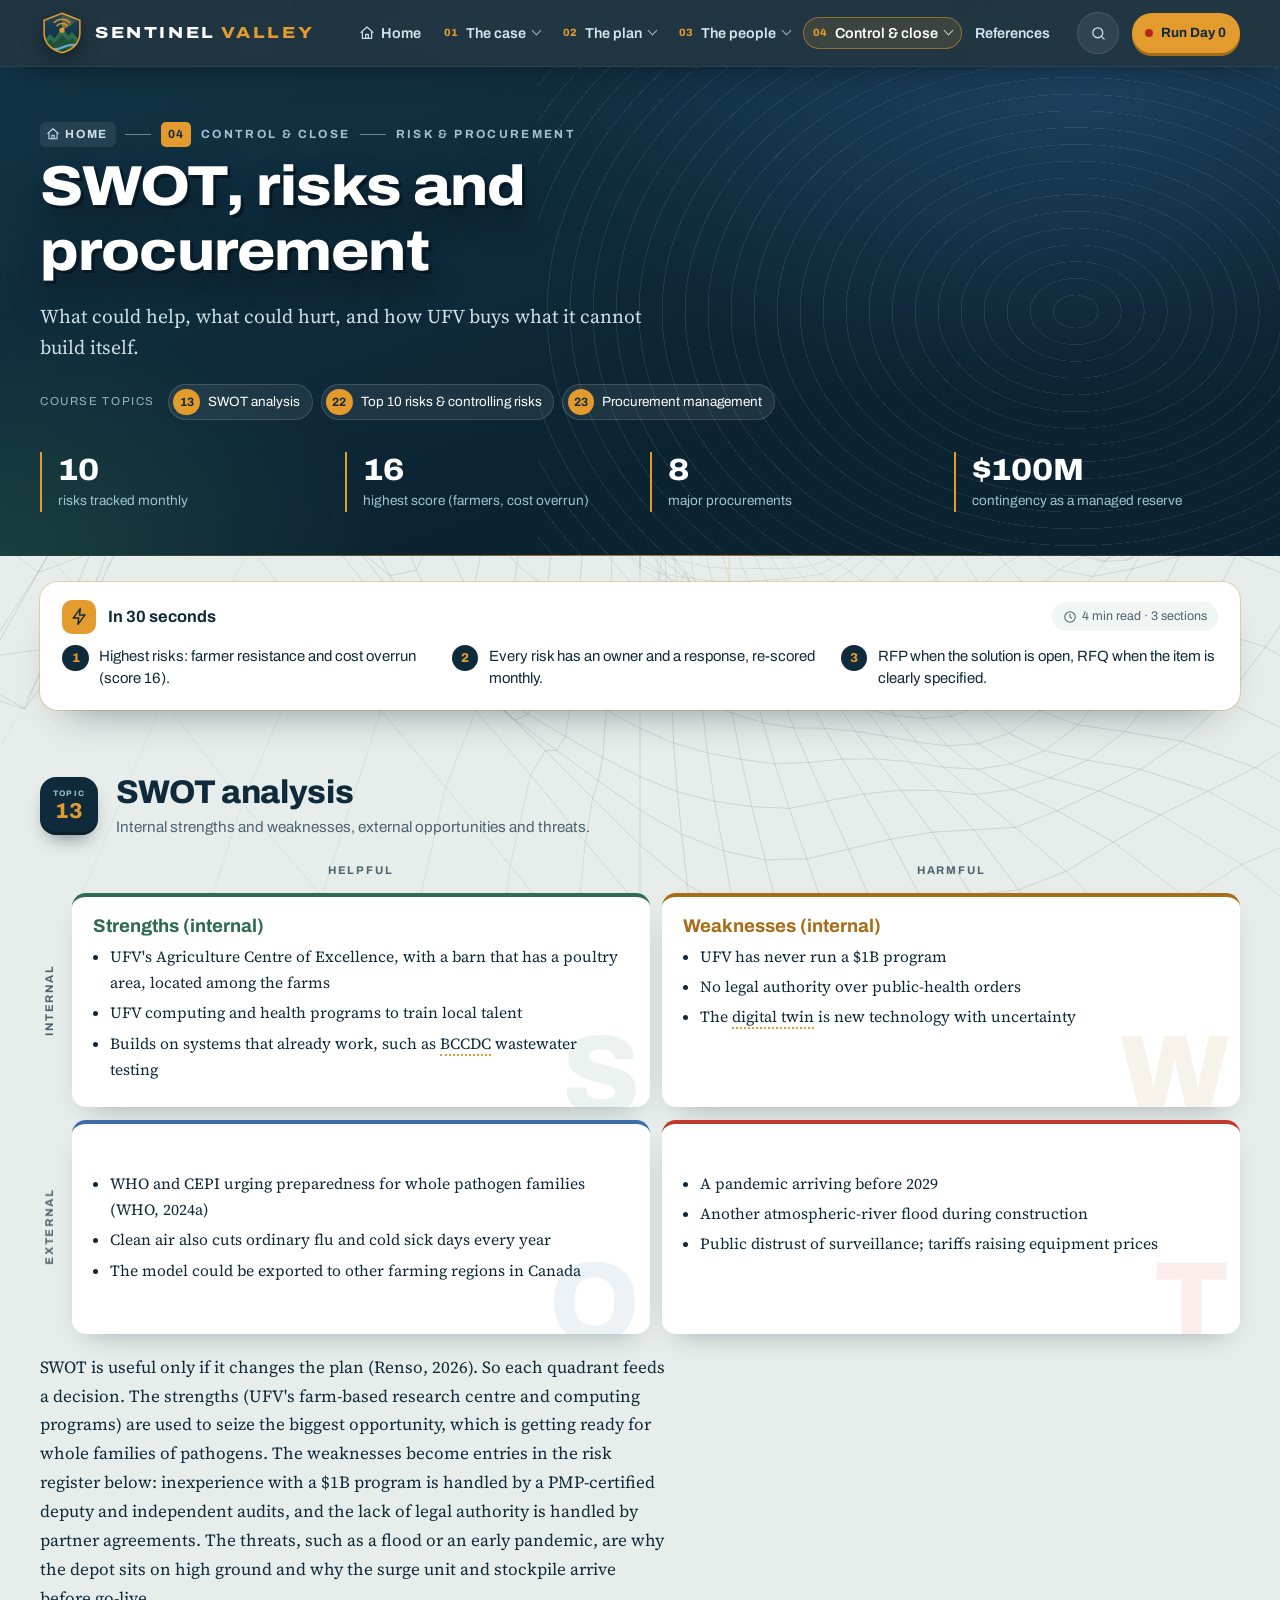
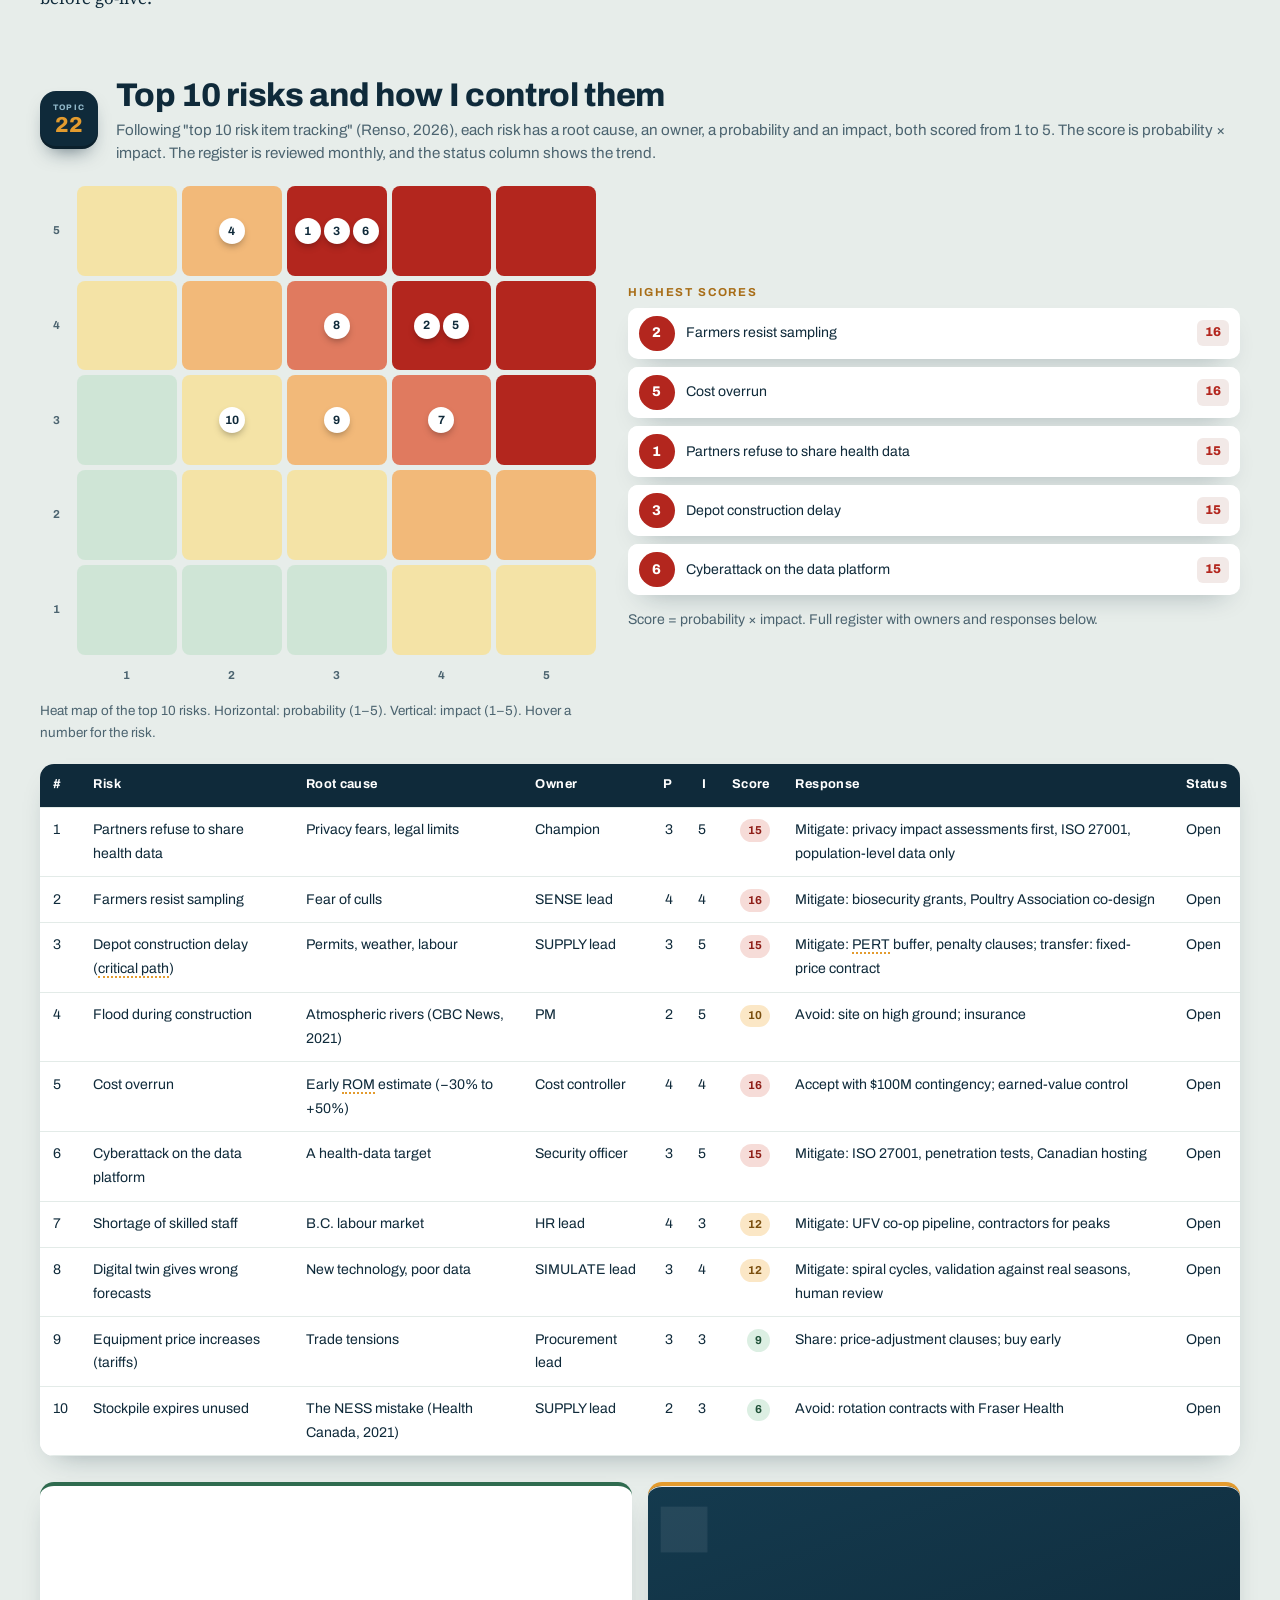
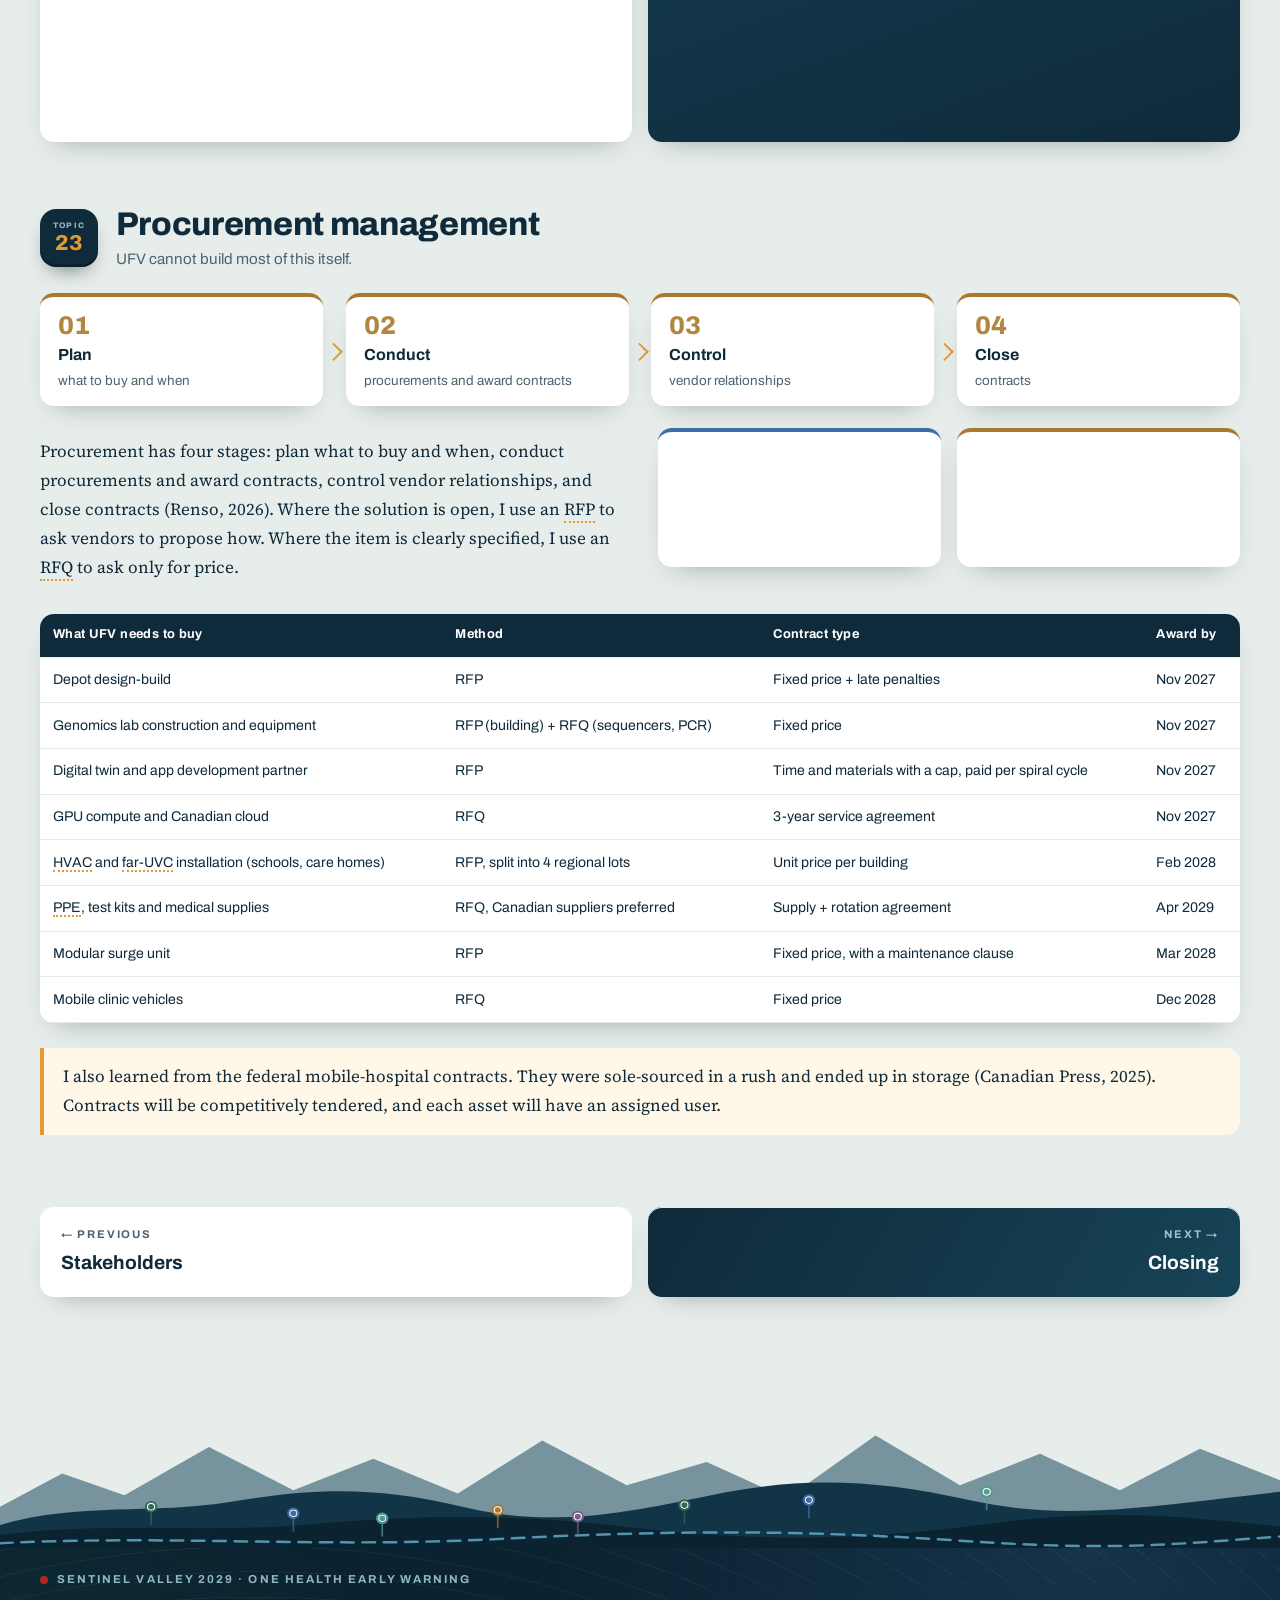
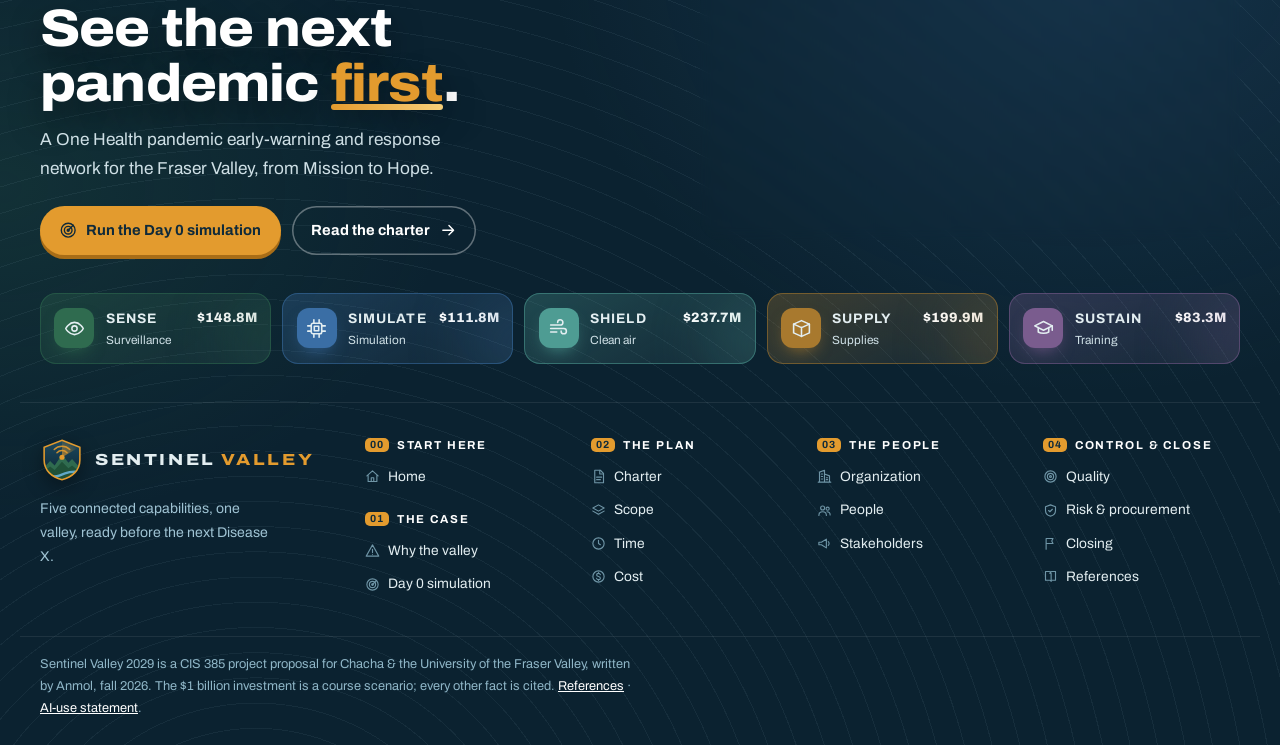
<file: risk.html>
<!DOCTYPE html>
<html lang="en"><head><meta charset="utf-8"/><meta content="width=device-width,initial-scale=1" name="viewport"/>
<title>Risk &amp; procurement | Sentinel Valley 2029</title><meta content="SWOT, top 10 risks and procurement" name="description"/><meta name="theme-color" content="#0F2A3A"/>
<link rel="icon" href="favicon.svg" type="image/svg+xml"/>
<link href="https://fonts.googleapis.com" rel="preconnect"/><link crossorigin="" href="https://fonts.gstatic.com" rel="preconnect"/>
<link href="https://fonts.googleapis.com/css2?family=Archivo:wdth,wght@100..125,400..800&amp;family=Source+Serif+4:ital,opsz,wght@0,8..60,400;0,8..60,600;1,8..60,400&amp;display=swap" rel="stylesheet"/>
<link href="style.css?v=mwudbpvv" rel="stylesheet"/></head><body><a class="skip" href="#main">Skip to content</a>
<svg class="sprite" aria-hidden="true"><symbol id="i-home" viewBox="0 0 24 24"><path d="M3 11l9-8 9 8M5 10v10h14V10"/><path d="M10 20v-6h4v6"/></symbol><symbol id="i-radar" viewBox="0 0 24 24"><circle cx="12" cy="12" r="9"/><circle cx="12" cy="12" r="5"/><path d="M12 12L18.5 5.5"/><circle cx="12" cy="12" r="1.3" fill="currentColor"/></symbol><symbol id="i-virus" viewBox="0 0 24 24"><circle cx="12" cy="12" r="5"/><path d="M12 2v3M12 19v3M2 12h3M19 12h3M4.9 4.9L7 7M17 17l2.1 2.1M4.9 19.1L7 17M17 7l2.1-2.1"/></symbol><symbol id="i-bird" viewBox="0 0 24 24"><path d="M4 13c4 0 6-3 7-6 1 3 3 5 6 5l3-2-1 4c-1.5 4-5 6-9 5.5L4 13z"/><circle cx="16.5" cy="11" r=".6" fill="currentColor"/></symbol><symbol id="i-air" viewBox="0 0 24 24"><path d="M3 8h11a3 3 0 1 0-3-3M3 12h15a3 3 0 1 1-3 3M3 16h7"/></symbol><symbol id="i-box" viewBox="0 0 24 24"><path d="M3 7l9-4 9 4v10l-9 4-9-4z"/><path d="M3 7l9 4 9-4M12 11v10"/></symbol><symbol id="i-cap" viewBox="0 0 24 24"><path d="M2 9l10-5 10 5-10 5z"/><path d="M6 11v5c3 2 9 2 12 0v-5M22 9v5"/></symbol><symbol id="i-people" viewBox="0 0 24 24"><circle cx="9" cy="8" r="3.2"/><path d="M3 20c0-3.5 2.7-6 6-6s6 2.5 6 6"/><circle cx="17" cy="9" r="2.5"/><path d="M16 14c3 0 5 2 5 5"/></symbol><symbol id="i-shield" viewBox="0 0 24 24"><path d="M12 3l8 3v6c0 5-3.5 8-8 9-4.5-1-8-4-8-9V6z"/><path d="M9 12l2 2 4-4"/></symbol><symbol id="i-chart" viewBox="0 0 24 24"><path d="M4 20V4M4 20h16"/><path d="M8 16v-4M12 16V8M16 16v-6"/></symbol><symbol id="i-clock" viewBox="0 0 24 24"><circle cx="12" cy="12" r="9"/><path d="M12 7v5l3 2"/></symbol><symbol id="i-dollar" viewBox="0 0 24 24"><circle cx="12" cy="12" r="9"/><path d="M15 9c-.5-1.2-1.7-2-3-2-1.7 0-3 1-3 2.4C9 13 15 11 15 14.6 15 16 13.7 17 12 17c-1.4 0-2.6-.8-3-2M12 5.5V7M12 17v1.5"/></symbol><symbol id="i-check" viewBox="0 0 24 24"><path d="M5 12l5 5 9-10"/></symbol><symbol id="i-flag" viewBox="0 0 24 24"><path d="M5 21V4M5 4h11l-2 4 2 4H5"/></symbol><symbol id="i-alert" viewBox="0 0 24 24"><path d="M12 3l10 18H2z"/><path d="M12 10v5M12 18v.01"/></symbol><symbol id="i-water" viewBox="0 0 24 24"><path d="M2 16c2-2 4-2 6 0s4 2 6 0 4-2 6 0M2 20c2-2 4-2 6 0s4 2 6 0 4-2 6 0"/><path d="M12 3c2 3 3.5 4.6 3.5 6.5a3.5 3.5 0 0 1-7 0C8.5 7.6 10 6 12 3z"/></symbol><symbol id="i-lab" viewBox="0 0 24 24"><path d="M9 3h6M10 3v6L4 19a1.5 1.5 0 0 0 1.3 2h13.4A1.5 1.5 0 0 0 20 19l-6-10V3"/><path d="M7 15h10"/></symbol><symbol id="i-cpu" viewBox="0 0 24 24"><rect x="6" y="6" width="12" height="12" rx="2"/><rect x="9.5" y="9.5" width="5" height="5"/><path d="M9 2v4M15 2v4M9 18v4M15 18v4M2 9h4M2 15h4M18 9h4M18 15h4"/></symbol><symbol id="i-doc" viewBox="0 0 24 24"><path d="M6 2h9l5 5v15H6z"/><path d="M14 2v6h6M9 13h8M9 17h6"/></symbol><symbol id="i-hand" viewBox="0 0 24 24"><path d="M8 13l3-3 2 1 4-3 4 4-6 6-3-1-2 1-5-4z"/><path d="M2 11l4-4 4 2M2 11l3 3"/></symbol><symbol id="i-mega" viewBox="0 0 24 24"><path d="M3 10v4h4l8 5V5L7 10z"/><path d="M18 9a4 4 0 0 1 0 6"/></symbol><symbol id="i-target" viewBox="0 0 24 24"><circle cx="12" cy="12" r="9"/><circle cx="12" cy="12" r="5"/><circle cx="12" cy="12" r="1.5"/></symbol><symbol id="i-layers" viewBox="0 0 24 24"><path d="M12 3l9 5-9 5-9-5z"/><path d="M3 13l9 5 9-5"/></symbol><symbol id="i-cycle" viewBox="0 0 24 24"><path d="M20 11a8 8 0 0 0-14.5-4.5M4 13a8 8 0 0 0 14.5 4.5"/><path d="M5 3v4h4M19 21v-4h-4"/></symbol><symbol id="i-building" viewBox="0 0 24 24"><path d="M4 21V5l8-3v19M12 8l8 3v10M2 21h20"/><path d="M7 8h2M7 12h2M7 16h2M15 14h2M15 17h2"/></symbol><symbol id="i-key" viewBox="0 0 24 24"><circle cx="8" cy="12" r="4"/><path d="M12 12h9M18 12v3M21 12v2"/></symbol><symbol id="i-star" viewBox="0 0 24 24"><path d="M12 3l2.7 5.6 6.1.9-4.4 4.3 1 6.1L12 17l-5.4 2.9 1-6.1L3.2 9.5l6.1-.9z"/></symbol><symbol id="i-arrow" viewBox="0 0 24 24"><path d="M5 12h14M13 6l6 6-6 6"/></symbol><symbol id="i-calendar" viewBox="0 0 24 24"><rect x="3" y="5" width="18" height="16" rx="2"/><path d="M3 10h18M8 3v4M16 3v4"/></symbol><symbol id="i-truck" viewBox="0 0 24 24"><path d="M2 6h12v10H2zM14 10h4l3 3v3h-7"/><circle cx="6" cy="18" r="2"/><circle cx="17" cy="18" r="2"/></symbol><symbol id="i-lock" viewBox="0 0 24 24"><rect x="4" y="11" width="16" height="10" rx="2"/><path d="M8 11V7a4 4 0 0 1 8 0v4"/></symbol><symbol id="i-book" viewBox="0 0 24 24"><path d="M4 4h6a3 3 0 0 1 3 3v13a2 2 0 0 0-2-2H4zM20 4h-6a3 3 0 0 0-3 3"/><path d="M20 4v14h-7"/></symbol><symbol id="i-spark" viewBox="0 0 24 24"><path d="M12 3v4M12 17v4M3 12h4M17 12h4M6 6l2.5 2.5M15.5 15.5L18 18M6 18l2.5-2.5M15.5 8.5L18 6"/></symbol><symbol id="i-tool" viewBox="0 0 24 24"><path d="M14.5 6.5a4 4 0 0 0-5.3 5.3L3 18l3 3 6.2-6.2a4 4 0 0 0 5.3-5.3l-2.5 2.5-2.5-.5-.5-2.5z"/></symbol><symbol id="i-eye" viewBox="0 0 24 24"><path d="M2 12s3.5-7 10-7 10 7 10 7-3.5 7-10 7S2 12 2 12z"/><circle cx="12" cy="12" r="3"/></symbol><symbol id="i-globe" viewBox="0 0 24 24"><circle cx="12" cy="12" r="9"/><path d="M3 12h18M12 3c3 3.5 3 14.5 0 18M12 3c-3 3.5-3 14.5 0 18"/></symbol><symbol id="i-heart" viewBox="0 0 24 24"><path d="M12 20s-8-4.5-8-10.5A4.5 4.5 0 0 1 12 7a4.5 4.5 0 0 1 8 2.5C20 15.5 12 20 12 20z"/></symbol><symbol id="i-scale" viewBox="0 0 24 24"><path d="M12 3v18M5 21h14M4 8h16M7 8l-3 6a3 3 0 0 0 6 0zM17 8l-3 6a3 3 0 0 0 6 0z"/></symbol><symbol id="i-bolt" viewBox="0 0 24 24"><path d="M13 2L4 14h7l-1 8 9-12h-7z"/></symbol><symbol id="i-search" viewBox="0 0 24 24"><circle cx="11" cy="11" r="7"/><path d="M20 20l-4-4"/></symbol><symbol id="i-list" viewBox="0 0 24 24"><path d="M9 6h12M9 12h12M9 18h12"/><circle cx="4.5" cy="6" r="1" fill="currentColor"/><circle cx="4.5" cy="12" r="1" fill="currentColor"/><circle cx="4.5" cy="18" r="1" fill="currentColor"/></symbol><symbol id="i-text" viewBox="0 0 24 24"><path d="M3 19l5-14 5 14M5 14h6M15 19l3.5-9 3.5 9M16.2 16h4.6"/></symbol><symbol id="i-up" viewBox="0 0 24 24"><path d="M12 19V5M5 12l7-7 7 7"/></symbol><symbol id="i-info" viewBox="0 0 24 24"><circle cx="12" cy="12" r="9"/><path d="M12 11v6M12 7.5v.01"/></symbol><symbol id="i-enter" viewBox="0 0 24 24"><path d="M20 5v7a3 3 0 0 1-3 3H5M9 11l-4 4 4 4"/></symbol></svg>
<header class="site"><div class="bar"><a class="brand" href="index.html" aria-label="Sentinel Valley 2029, home"><svg class="mark" viewBox="0 0 48 48" aria-hidden="true"><defs><clipPath id="lgc"><path d="M24 2.5L43.5 10v14c0 11.5-8.6 18.8-19.5 21.5C13.1 42.8 4.5 35.5 4.5 24V10z"/></clipPath><linearGradient id="lgg" x1="0" y1="0" x2="0" y2="1"><stop offset="0" stop-color="#1C4A60"/><stop offset="1" stop-color="#0B2230"/></linearGradient><radialGradient id="lgs" cx="24" cy="21" r="20" gradientUnits="userSpaceOnUse"><stop offset="0" stop-color="#E39B2E" stop-opacity=".75"/><stop offset="1" stop-color="#E39B2E" stop-opacity="0"/></radialGradient></defs>
<path d="M24 2.5L43.5 10v14c0 11.5-8.6 18.8-19.5 21.5C13.1 42.8 4.5 35.5 4.5 24V10z" fill="url(#lgg)"/>
<g clip-path="url(#lgc)"><path class="sweep" d="M24 21L24 1A20 20 0 0 1 41.3 11z" fill="url(#lgs)"/>
<path d="M2 35l9-10 5 5 8-12 7 9 4-4 11 12v14H2z" fill="#2F6B4F"/><path d="M2 38l9-7 5 4 8-9 7 7 4-3 11 9v14H2z" fill="#1F5138"/>
<path d="M0 43c8-4 14 1 21-2s14-6 27-3" fill="none" stroke="#5FA8C8" stroke-width="2.6" stroke-linecap="round"/></g>
<path d="M18.5 16a7.5 7.5 0 0 1 11 0M15.5 12.5a12 12 0 0 1 17 0" fill="none" stroke="#E39B2E" stroke-width="1.6" stroke-linecap="round" opacity=".9"/>
<circle class="eye" cx="24" cy="21" r="2.8" fill="#E39B2E"/>
<path d="M24 2.5L43.5 10v14c0 11.5-8.6 18.8-19.5 21.5C13.1 42.8 4.5 35.5 4.5 24V10z" fill="none" stroke="#E39B2E" stroke-width="1.7"/></svg><span class="word"><b>SENTINEL<i>VALLEY</i></b><small>2029 · One Health early warning</small></span></a>
<button class="navtoggle" type="button" aria-label="Open menu" aria-expanded="false" aria-controls="mainnav"><i></i><i></i><i></i></button>
<nav aria-label="Main" class="main" id="mainnav"><ul><li><a class="solo homelink" href="index.html"><svg class="i"><use href="#i-home"/></svg>Home</a></li><li class="grp"><button type="button" aria-expanded="false"><em>01</em>The case</button><div class="menu"><a href="why.html"><svg class="i"><use href="#i-alert"/></svg><b>Why the valley</b><span>Spillover risk, the cost of 2020, what works</span></a><a href="simulation.html"><svg class="i"><use href="#i-radar"/></svg><b>Day 0 simulation</b><span>Replay a 2030 outbreak, twice</span></a></div></li><li class="grp"><button type="button" aria-expanded="false"><em>02</em>The plan</button><div class="menu"><a href="charter.html"><svg class="i"><use href="#i-doc"/></svg><b>Charter</b><span>Objectives, champion and sign-off</span></a><a href="scope.html"><svg class="i"><use href="#i-layers"/></svg><b>Scope</b><span>In and out of scope, 12 deliverables, WBS</span></a><a href="time.html"><svg class="i"><use href="#i-clock"/></svg><b>Time</b><span>Gantt chart, critical path, milestones</span></a><a href="cost.html"><svg class="i"><use href="#i-dollar"/></svg><b>Cost</b><span>Every dollar of $1B, earned value, ROI</span></a></div></li><li class="grp"><button type="button" aria-expanded="false"><em>03</em>The people</button><div class="menu"><a href="organization.html"><svg class="i"><use href="#i-building"/></svg><b>Organization</b><span>Three spheres, four frames, life cycles</span></a><a href="people.html"><svg class="i"><use href="#i-people"/></svg><b>People</b><span>Team, motivation and resource planning</span></a><a href="stakeholders.html"><svg class="i"><use href="#i-mega"/></svg><b>Stakeholders</b><span>Who is affected and how we communicate</span></a></div></li><li class="grp current"><button type="button" aria-expanded="false"><em>04</em>Control &amp; close</button><div class="menu"><a href="quality.html"><svg class="i"><use href="#i-target"/></svg><b>Quality</b><span>Quality plan, testing, cost of quality</span></a><a href="risk.html" aria-current="page"><svg class="i"><use href="#i-shield"/></svg><b>Risk &amp; procurement</b><span>SWOT, top 10 risks, contracts</span></a><a href="closing.html"><svg class="i"><use href="#i-flag"/></svg><b>Closing</b><span>Acceptance, handover, lessons learned</span></a></div></li><li><a class="solo" href="references.html">References</a></li></ul></nav>
<button class="hsearch" type="button" aria-label="Search the whole site (Ctrl K)"><svg class="i"><use href="#i-search"/></svg><span>Search</span><kbd>Ctrl K</kbd></button>
<a class="cta" href="simulation.html"><span class="dot"></span>Run Day 0</a></div><div class="progress" aria-hidden="true"><i></i></div></header>
<main id="main">
<section class="phero"><p class="eyebrow"><a class="crumb" href="index.html"><svg class="i"><use href="#i-home"/></svg>Home</a><i></i><span>04</span>Control &amp; close<i></i>Risk &amp; procurement</p>
<h1>SWOT, risks and procurement</h1>
<p class="lede">What could help, what could hurt, and how UFV buys what it cannot build itself.</p>
<div class="chips"><small>Course topics</small><a class="chip-t" href="#swot"><b>13</b>SWOT analysis</a><a class="chip-t" href="#risks"><b>22</b>Top 10 risks &amp; controlling risks</a><a class="chip-t" href="#procure"><b>23</b>Procurement management</a></div>
<div class="kpis"><div class="kpi"><b>10</b><span>risks tracked monthly</span></div><div class="kpi"><b>16</b><span>highest score (farmers, cost overrun)</span></div><div class="kpi"><b>8</b><span>major procurements</span></div><div class="kpi"><b>$100M</b><span>contingency as a managed reserve</span></div></div></section>
<aside class="tldr" aria-label="Key takeaways"><div class="tl-h"><span class="tl-ic"><svg class="i"><use href="#i-bolt"/></svg></span><b>In 30 seconds</b><span class="tl-meta"><svg class="i"><use href="#i-clock"/></svg>4 min read · 3 sections</span></div><ol><li>Highest risks: farmer resistance and cost overrun (score 16).</li><li>Every risk has an owner and a response, re-scored monthly.</li><li>RFP when the solution is open, RFQ when the item is clearly specified.</li></ol></aside>

<section data-toc="SWOT analysis" class="sec" id="swot">
<div class="sec-head"><div class="num"><small>Topic</small>13</div><h2>SWOT analysis</h2><p>Internal strengths and weaknesses, external opportunities and threats.</p></div>
<div class="swot">
<span></span><span class="ax">Helpful</span><span class="ax">Harmful</span>
<span class="ax v">Internal</span>
<div class="q" style="--c:var(--sense)" data-l="S"><h3>Strengths (internal)</h3><ul><li>UFV's Agriculture Centre of Excellence, with a barn that has a poultry area, located among the farms</li><li>UFV computing and health programs to train local talent</li><li>Builds on systems that already work, such as BCCDC wastewater testing</li></ul></div>
<div class="q" style="--c:var(--amber-d)" data-l="W"><h3>Weaknesses (internal)</h3><ul><li>UFV has never run a $1B program</li><li>No legal authority over public-health orders</li><li>The digital twin is new technology with uncertainty</li></ul></div>
<span class="ax v">External</span>
<div class="q" style="--c:var(--simulate)" data-l="O"><h3>Opportunities (external)</h3><ul><li>WHO and CEPI urging preparedness for whole pathogen families (WHO, 2024a)</li><li>Clean air also cuts ordinary flu and cold sick days every year</li><li>The model could be exported to other farming regions in Canada</li></ul></div>
<div class="q" style="--c:#C0392B" data-l="T"><h3>Threats (external)</h3><ul><li>A pandemic arriving before 2029</li><li>Another atmospheric-river flood during construction</li><li>Public distrust of surveillance; tariffs raising equipment prices</li></ul></div></div>
<div class="prose"><p>SWOT is useful only if it changes the plan (Renso, 2026). So each quadrant feeds a decision. The strengths (UFV's farm-based research centre and computing programs) are used to seize the biggest opportunity, which is getting ready for whole families of pathogens. The weaknesses become entries in the risk register below: inexperience with a $1B program is handled by a PMP-certified deputy and independent audits, and the lack of legal authority is handled by partner agreements. The threats, such as a flood or an early pandemic, are why the depot sits on high ground and why the surge unit and stockpile arrive before go-live.</p></div>
</section>

<section data-toc="Top 10 risks and how I control them" class="sec" id="risks">
<div class="sec-head"><div class="num"><small>Topic</small>22</div><h2>Top 10 risks and how I control them</h2><p>Following "top 10 risk item tracking" (Renso, 2026), each risk has a root cause, an owner, a probability and an impact, both scored from 1 to 5. The score is probability × impact. The register is reviewed monthly, and the status column shows the trend.</p></div>
<div class="heatwrap"><figure style="margin:0"><div class="heat" role="img" aria-label="Risk heat map: probability on the horizontal axis, impact on the vertical axis"><span class="y">5</span><div class="c lv2"></div><div class="c lv3"><b title="R4: Flood during construction (score 10)">4</b></div><div class="c lv5"><b title="R1: Partners refuse to share health data (score 15)">1</b><b title="R3: Depot construction delay (score 15)">3</b><b title="R6: Cyberattack on the data platform (score 15)">6</b></div><div class="c lv5"></div><div class="c lv5"></div><span class="y">4</span><div class="c lv2"></div><div class="c lv3"></div><div class="c lv4"><b title="R8: Digital twin gives wrong forecasts (score 12)">8</b></div><div class="c lv5"><b title="R2: Farmers resist sampling (score 16)">2</b><b title="R5: Cost overrun (score 16)">5</b></div><div class="c lv5"></div><span class="y">3</span><div class="c lv1"></div><div class="c lv2"><b title="R10: Stockpile expires unused (score 6)">10</b></div><div class="c lv3"><b title="R9: Equipment price increases (score 9)">9</b></div><div class="c lv4"><b title="R7: Shortage of skilled staff (score 12)">7</b></div><div class="c lv5"></div><span class="y">2</span><div class="c lv1"></div><div class="c lv2"></div><div class="c lv2"></div><div class="c lv3"></div><div class="c lv3"></div><span class="y">1</span><div class="c lv1"></div><div class="c lv1"></div><div class="c lv1"></div><div class="c lv2"></div><div class="c lv2"></div><span></span><span class="x">1</span><span class="x">2</span><span class="x">3</span><span class="x">4</span><span class="x">5</span></div>
<figcaption>Heat map of the top 10 risks. Horizontal: probability (1–5). Vertical: impact (1–5). Hover a number for the risk.</figcaption></figure>
<div><p class="kicker">Highest scores</p><ol class="toprisks"><li><i class="lv5">2</i>Farmers resist sampling<em>16</em></li><li><i class="lv5">5</i>Cost overrun<em>16</em></li><li><i class="lv5">1</i>Partners refuse to share health data<em>15</em></li><li><i class="lv5">3</i>Depot construction delay<em>15</em></li><li><i class="lv5">6</i>Cyberattack on the data platform<em>15</em></li></ol><p class="muted" style="font-family:var(--display);font-size:.88rem;margin-top:.8rem">Score = probability × impact. Full register with owners and responses below.</p></div></div>
<div class="tablewrap"><table><thead><tr><th>#</th><th>Risk</th><th>Root cause</th><th>Owner</th><th class="n">P</th><th class="n">I</th><th class="n">Score</th><th>Response</th><th>Status</th></tr></thead><tbody>
<tr><td>1</td><td>Partners refuse to share health data</td><td>Privacy fears, legal limits</td><td>Champion</td><td class="n">3</td><td class="n">5</td><td class="n"><span class="pill hi">15</span></td><td>Mitigate: privacy impact assessments first, ISO 27001, population-level data only</td><td>Open</td></tr>
<tr><td>2</td><td>Farmers resist sampling</td><td>Fear of culls</td><td>SENSE lead</td><td class="n">4</td><td class="n">4</td><td class="n"><span class="pill hi">16</span></td><td>Mitigate: biosecurity grants, Poultry Association co-design</td><td>Open</td></tr>
<tr><td>3</td><td>Depot construction delay (critical path)</td><td>Permits, weather, labour</td><td>SUPPLY lead</td><td class="n">3</td><td class="n">5</td><td class="n"><span class="pill hi">15</span></td><td>Mitigate: PERT buffer, penalty clauses; transfer: fixed-price contract</td><td>Open</td></tr>
<tr><td>4</td><td>Flood during construction</td><td>Atmospheric rivers (CBC News, 2021)</td><td>PM</td><td class="n">2</td><td class="n">5</td><td class="n"><span class="pill md">10</span></td><td>Avoid: site on high ground; insurance</td><td>Open</td></tr>
<tr><td>5</td><td>Cost overrun</td><td>Early ROM estimate (−30% to +50%)</td><td>Cost controller</td><td class="n">4</td><td class="n">4</td><td class="n"><span class="pill hi">16</span></td><td>Accept with $100M contingency; earned-value control</td><td>Open</td></tr>
<tr><td>6</td><td>Cyberattack on the data platform</td><td>A health-data target</td><td>Security officer</td><td class="n">3</td><td class="n">5</td><td class="n"><span class="pill hi">15</span></td><td>Mitigate: ISO 27001, penetration tests, Canadian hosting</td><td>Open</td></tr>
<tr><td>7</td><td>Shortage of skilled staff</td><td>B.C. labour market</td><td>HR lead</td><td class="n">4</td><td class="n">3</td><td class="n"><span class="pill md">12</span></td><td>Mitigate: UFV co-op pipeline, contractors for peaks</td><td>Open</td></tr>
<tr><td>8</td><td>Digital twin gives wrong forecasts</td><td>New technology, poor data</td><td>SIMULATE lead</td><td class="n">3</td><td class="n">4</td><td class="n"><span class="pill md">12</span></td><td>Mitigate: spiral cycles, validation against real seasons, human review</td><td>Open</td></tr>
<tr><td>9</td><td>Equipment price increases (tariffs)</td><td>Trade tensions</td><td>Procurement lead</td><td class="n">3</td><td class="n">3</td><td class="n"><span class="pill lo">9</span></td><td>Share: price-adjustment clauses; buy early</td><td>Open</td></tr>
<tr><td>10</td><td>Stockpile expires unused</td><td>The NESS mistake (Health Canada, 2021)</td><td>SUPPLY lead</td><td class="n">2</td><td class="n">3</td><td class="n"><span class="pill lo">6</span></td><td>Avoid: rotation contracts with Fraser Health</td><td>Open</td></tr></tbody></table></div>
<div class="cards" style="--min:280px">
<div class="card" style="--c:var(--green)"><div class="ic"><svg class="i"><use href="#i-spark"/></svg></div><span class="tag">Positive risk</span><h3>Exploit and enhance</h3><p>Some risks are positive. One is federal co-funding to copy the model
in other provinces. I would <strong>exploit</strong> it by documenting
everything as a reusable playbook, and <strong>enhance</strong> it by
inviting PHAC to the Operation Sentinel exercise (Renso, 2026).</p></div>
<div class="card dark"><div class="ic"><svg class="i"><use href="#i-cycle"/></svg></div><span class="tag" style="color:var(--amber)">Every month</span><h3>Controlling risk</h3><p>Controlling risk means re-scoring the register every month, issuing
change requests when a response changes the plan, and treating the
contingency as a managed reserve.</p></div></div>
</section>

<section data-toc="Procurement management" class="sec" id="procure">
<div class="sec-head"><div class="num"><small>Topic</small>23</div><h2>Procurement management</h2><p>UFV cannot build most of this itself.</p></div>
<ol class="flow arrows" style="--min:180px">
<li style="--c:var(--supply)"><b>Plan</b><span>what to buy and when</span></li><li style="--c:var(--supply)"><b>Conduct</b><span>procurements and award contracts</span></li><li style="--c:var(--supply)"><b>Control</b><span>vendor relationships</span></li><li style="--c:var(--supply)"><b>Close</b><span>contracts</span></li></ol>
<div class="split even">
<div class="prose"><p>Procurement has four stages:
plan what to buy and when, conduct procurements and award contracts,
control vendor relationships, and close contracts (Renso, 2026). Where
the solution is open, I use an RFP to ask vendors to propose how. Where
the item is clearly specified, I use an RFQ to ask only for price.</p></div>
<div class="cards" style="--min:180px;margin-top:0">
<div class="card" style="--c:var(--simulate)"><span class="big">RFP</span><p style="margin:0">The solution is open: vendors propose <i>how</i>.</p></div>
<div class="card" style="--c:var(--supply)"><span class="big">RFQ</span><p style="margin:0">The item is clearly specified: vendors give only a <i>price</i>.</p></div></div></div>
<div class="tablewrap"><table><thead><tr><th>What UFV needs to buy</th><th>Method</th><th>Contract type</th><th>Award by</th></tr></thead><tbody>
<tr><td>Depot design-build</td><td>RFP</td><td>Fixed price + late penalties</td><td>Nov 2027</td></tr>
<tr><td>Genomics lab construction and equipment</td><td>RFP (building) + RFQ (sequencers, PCR)</td><td>Fixed price</td><td>Nov 2027</td></tr>
<tr><td>Digital twin and app development partner</td><td>RFP</td><td>Time and materials with a cap, paid per spiral cycle</td><td>Nov 2027</td></tr>
<tr><td>GPU compute and Canadian cloud</td><td>RFQ</td><td>3-year service agreement</td><td>Nov 2027</td></tr>
<tr><td>HVAC and far-UVC installation (schools, care homes)</td><td>RFP, split into 4 regional lots</td><td>Unit price per building</td><td>Feb 2028</td></tr>
<tr><td>PPE, test kits and medical supplies</td><td>RFQ, Canadian suppliers preferred</td><td>Supply + rotation agreement</td><td>Apr 2029</td></tr>
<tr><td>Modular surge unit</td><td>RFP</td><td>Fixed price, with a maintenance clause</td><td>Mar 2028</td></tr>
<tr><td>Mobile clinic vehicles</td><td>RFQ</td><td>Fixed price</td><td>Dec 2028</td></tr></tbody></table></div>
<div class="note">I also learned from the federal mobile-hospital contracts. They were
sole-sourced in a rush and ended up in storage (Canadian Press, 2025).
Contracts will be competitively tendered, and each asset will have an
assigned user.</div>
</section>
<nav class="pager" aria-label="Previous and next page"><a class="prev" href="stakeholders.html"><small>← Previous</small><b>Stakeholders</b></a><a class="next" href="closing.html"><small>Next →</small><b>Closing</b></a></nav>
</main>
<footer class="site"><div class="f-sky" aria-hidden="true"><svg viewBox="0 0 1440 170" preserveAspectRatio="none">
<path class="r1" d="M0 118 L70 78 L140 104 L235 46 L330 98 L420 60 L515 102 L610 38 L705 92 L795 64 L885 108 L985 32 L1080 92 L1170 54 L1260 98 L1350 48 L1440 86 V170 H0Z"/>
<path class="r2" d="M0 140 C90 112 170 128 260 112 S420 92 520 118 S700 126 800 104 S980 84 1090 110 S1290 118 1440 100 V170 H0Z"/>
<path class="r3" d="M0 152 C120 136 230 150 340 140 S560 124 700 142 S960 160 1100 140 S1320 128 1440 142 V170 H0Z"/>
<path class="river" d="M0 162 C200 152 360 168 560 157 S900 146 1080 159 S1320 163 1440 154"/><g class="bcn" style="--c:var(--sense);--d:0s"><line x1="170" y1="140" x2="170" y2="118"/><circle class="ring" cx="170" cy="118" r="6"/><circle class="dot" cx="170" cy="118" r="4"/><title>Mission</title></g><g class="bcn" style="--c:var(--simulate);--d:0.45s"><line x1="330" y1="148" x2="330" y2="126"/><circle class="ring" cx="330" cy="126" r="6"/><circle class="dot" cx="330" cy="126" r="4"/><title>Abbotsford</title></g><g class="bcn" style="--c:var(--shield);--d:0.9s"><line x1="430" y1="154" x2="430" y2="132"/><circle class="ring" cx="430" cy="132" r="6"/><circle class="dot" cx="430" cy="132" r="4"/><title>Sumas border</title></g><g class="bcn" style="--c:var(--supply);--d:1.35s"><line x1="560" y1="144" x2="560" y2="122"/><circle class="ring" cx="560" cy="122" r="6"/><circle class="dot" cx="560" cy="122" r="4"/><title>Sumas Prairie</title></g><g class="bcn" style="--c:var(--sustain);--d:1.8s"><line x1="650" y1="152" x2="650" y2="130"/><circle class="ring" cx="650" cy="130" r="6"/><circle class="dot" cx="650" cy="130" r="4"/><title>Yarrow</title></g><g class="bcn" style="--c:var(--sense);--d:2.25s"><line x1="770" y1="138" x2="770" y2="116"/><circle class="ring" cx="770" cy="116" r="6"/><circle class="dot" cx="770" cy="116" r="4"/><title>Chilliwack</title></g><g class="bcn" style="--c:var(--simulate);--d:2.7s"><line x1="910" y1="132" x2="910" y2="110"/><circle class="ring" cx="910" cy="110" r="6"/><circle class="dot" cx="910" cy="110" r="4"/><title>Agassiz</title></g><g class="bcn" style="--c:var(--shield);--d:3.15s"><line x1="1110" y1="122" x2="1110" y2="100"/><circle class="ring" cx="1110" cy="100" r="6"/><circle class="dot" cx="1110" cy="100" r="4"/><title>Hope</title></g></svg></div><div class="f-body">
<div class="f-hero"><div class="f-pitch"><p class="f-kicker"><span class="pulse"></span>Sentinel Valley 2029 · One Health early warning</p>
<h2>See the next pandemic <em>first</em>.</h2>
<p>A One Health pandemic early-warning and response network for the Fraser Valley, from Mission to Hope.</p>
<div class="f-cta"><a class="btn pri" href="simulation.html"><svg class="i"><use href="#i-radar"/></svg>Run the Day 0 simulation</a><a class="btn ghost" href="charter.html">Read the charter <svg class="i"><use href="#i-arrow"/></svg></a></div></div>
<div class="f-count" style="--gl:91.67%"><p class="f-kicker">Mission clock <span class="f-state">Proposal stage</span></p>
<div class="f-nums"><div data-k="start"><b>41</b><small>days to project start</small></div><div data-k="live"><b>1,042</b><small>days to go-live</small></div><div data-k="close"><b>1,133</b><small>days to formal close</small></div></div>
<div class="f-line" role="img" aria-label="Project timeline from January 4, 2027 to December 31, 2029"><i class="f-prog"></i><span class="m s"><em>Start</em>Jan 4, 2027</span><span class="m g"><em>Go-live</em>Oct 1, 2029</span><span class="m c"><em>Close</em>Dec 31, 2029</span></div></div></div>
<nav class="f-pillars" aria-label="The five pillars"><a class="f-pill" href="index.html#five-connected-capabilities-the-5s" style="--c:var(--sense)"><span class="f-pic"><svg class="i"><use href="#i-eye"/></svg></span><b>SENSE</b><small>Surveillance</small><em>$148.8M</em></a><a class="f-pill" href="index.html#five-connected-capabilities-the-5s" style="--c:var(--simulate)"><span class="f-pic"><svg class="i"><use href="#i-cpu"/></svg></span><b>SIMULATE</b><small>Simulation</small><em>$111.8M</em></a><a class="f-pill" href="index.html#five-connected-capabilities-the-5s" style="--c:var(--shield)"><span class="f-pic"><svg class="i"><use href="#i-air"/></svg></span><b>SHIELD</b><small>Clean air</small><em>$237.7M</em></a><a class="f-pill" href="index.html#five-connected-capabilities-the-5s" style="--c:var(--supply)"><span class="f-pic"><svg class="i"><use href="#i-box"/></svg></span><b>SUPPLY</b><small>Supplies</small><em>$199.9M</em></a><a class="f-pill" href="index.html#five-connected-capabilities-the-5s" style="--c:var(--sustain)"><span class="f-pic"><svg class="i"><use href="#i-cap"/></svg></span><b>SUSTAIN</b><small>Training</small><em>$83.3M</em></a></nav>
<div class="fwrap"><div class="f-brand"><a class="brand" href="index.html" aria-label="Sentinel Valley 2029, home"><svg class="mark" viewBox="0 0 48 48" aria-hidden="true"><defs><clipPath id="lfc"><path d="M24 2.5L43.5 10v14c0 11.5-8.6 18.8-19.5 21.5C13.1 42.8 4.5 35.5 4.5 24V10z"/></clipPath><linearGradient id="lfg" x1="0" y1="0" x2="0" y2="1"><stop offset="0" stop-color="#1C4A60"/><stop offset="1" stop-color="#0B2230"/></linearGradient><radialGradient id="lfs" cx="24" cy="21" r="20" gradientUnits="userSpaceOnUse"><stop offset="0" stop-color="#E39B2E" stop-opacity=".75"/><stop offset="1" stop-color="#E39B2E" stop-opacity="0"/></radialGradient></defs>
<path d="M24 2.5L43.5 10v14c0 11.5-8.6 18.8-19.5 21.5C13.1 42.8 4.5 35.5 4.5 24V10z" fill="url(#lfg)"/>
<g clip-path="url(#lfc)"><path class="sweep" d="M24 21L24 1A20 20 0 0 1 41.3 11z" fill="url(#lfs)"/>
<path d="M2 35l9-10 5 5 8-12 7 9 4-4 11 12v14H2z" fill="#2F6B4F"/><path d="M2 38l9-7 5 4 8-9 7 7 4-3 11 9v14H2z" fill="#1F5138"/>
<path d="M0 43c8-4 14 1 21-2s14-6 27-3" fill="none" stroke="#5FA8C8" stroke-width="2.6" stroke-linecap="round"/></g>
<path d="M18.5 16a7.5 7.5 0 0 1 11 0M15.5 12.5a12 12 0 0 1 17 0" fill="none" stroke="#E39B2E" stroke-width="1.6" stroke-linecap="round" opacity=".9"/>
<circle class="eye" cx="24" cy="21" r="2.8" fill="#E39B2E"/>
<path d="M24 2.5L43.5 10v14c0 11.5-8.6 18.8-19.5 21.5C13.1 42.8 4.5 35.5 4.5 24V10z" fill="none" stroke="#E39B2E" stroke-width="1.7"/></svg><span class="word"><b>SENTINEL<i>VALLEY</i></b><small>2029 · One Health early warning</small></span></a><p>Five connected capabilities, one valley, ready before the next Disease X.</p></div>
<div><h4><span>00</span>Start here</h4><ul><li><a href="index.html"><svg class="i"><use href="#i-home"/></svg>Home</a></li></ul><h4><span>01</span>The case</h4><ul><li><a href="why.html"><svg class="i"><use href="#i-alert"/></svg>Why the valley</a></li><li><a href="simulation.html"><svg class="i"><use href="#i-radar"/></svg>Day 0 simulation</a></li></ul></div>
<div><h4><span>02</span>The plan</h4><ul><li><a href="charter.html"><svg class="i"><use href="#i-doc"/></svg>Charter</a></li><li><a href="scope.html"><svg class="i"><use href="#i-layers"/></svg>Scope</a></li><li><a href="time.html"><svg class="i"><use href="#i-clock"/></svg>Time</a></li><li><a href="cost.html"><svg class="i"><use href="#i-dollar"/></svg>Cost</a></li></ul></div>
<div><h4><span>03</span>The people</h4><ul><li><a href="organization.html"><svg class="i"><use href="#i-building"/></svg>Organization</a></li><li><a href="people.html"><svg class="i"><use href="#i-people"/></svg>People</a></li><li><a href="stakeholders.html"><svg class="i"><use href="#i-mega"/></svg>Stakeholders</a></li></ul></div>
<div><h4><span>04</span>Control &amp; close</h4><ul><li><a href="quality.html"><svg class="i"><use href="#i-target"/></svg>Quality</a></li><li><a href="risk.html"><svg class="i"><use href="#i-shield"/></svg>Risk &amp; procurement</a></li><li><a href="closing.html"><svg class="i"><use href="#i-flag"/></svg>Closing</a></li><li><a href="references.html"><svg class="i"><use href="#i-book"/></svg>References</a></li></ul></div></div>
<div class="fine"><p>Sentinel Valley 2029 is a CIS 385 project proposal for Chacha &amp; the University of the Fraser Valley, written by Anmol, fall 2026. The $1 billion investment is a course scenario; every other fact is cited. <a href="references.html">References</a> · <a href="references.html#ai-use">AI-use statement</a>.</p></div></div></footer>
<script src="budget.js?v=mwudbpvv"></script><script src="app.js?v=mwudbpvv"></script></body></html>
</file>
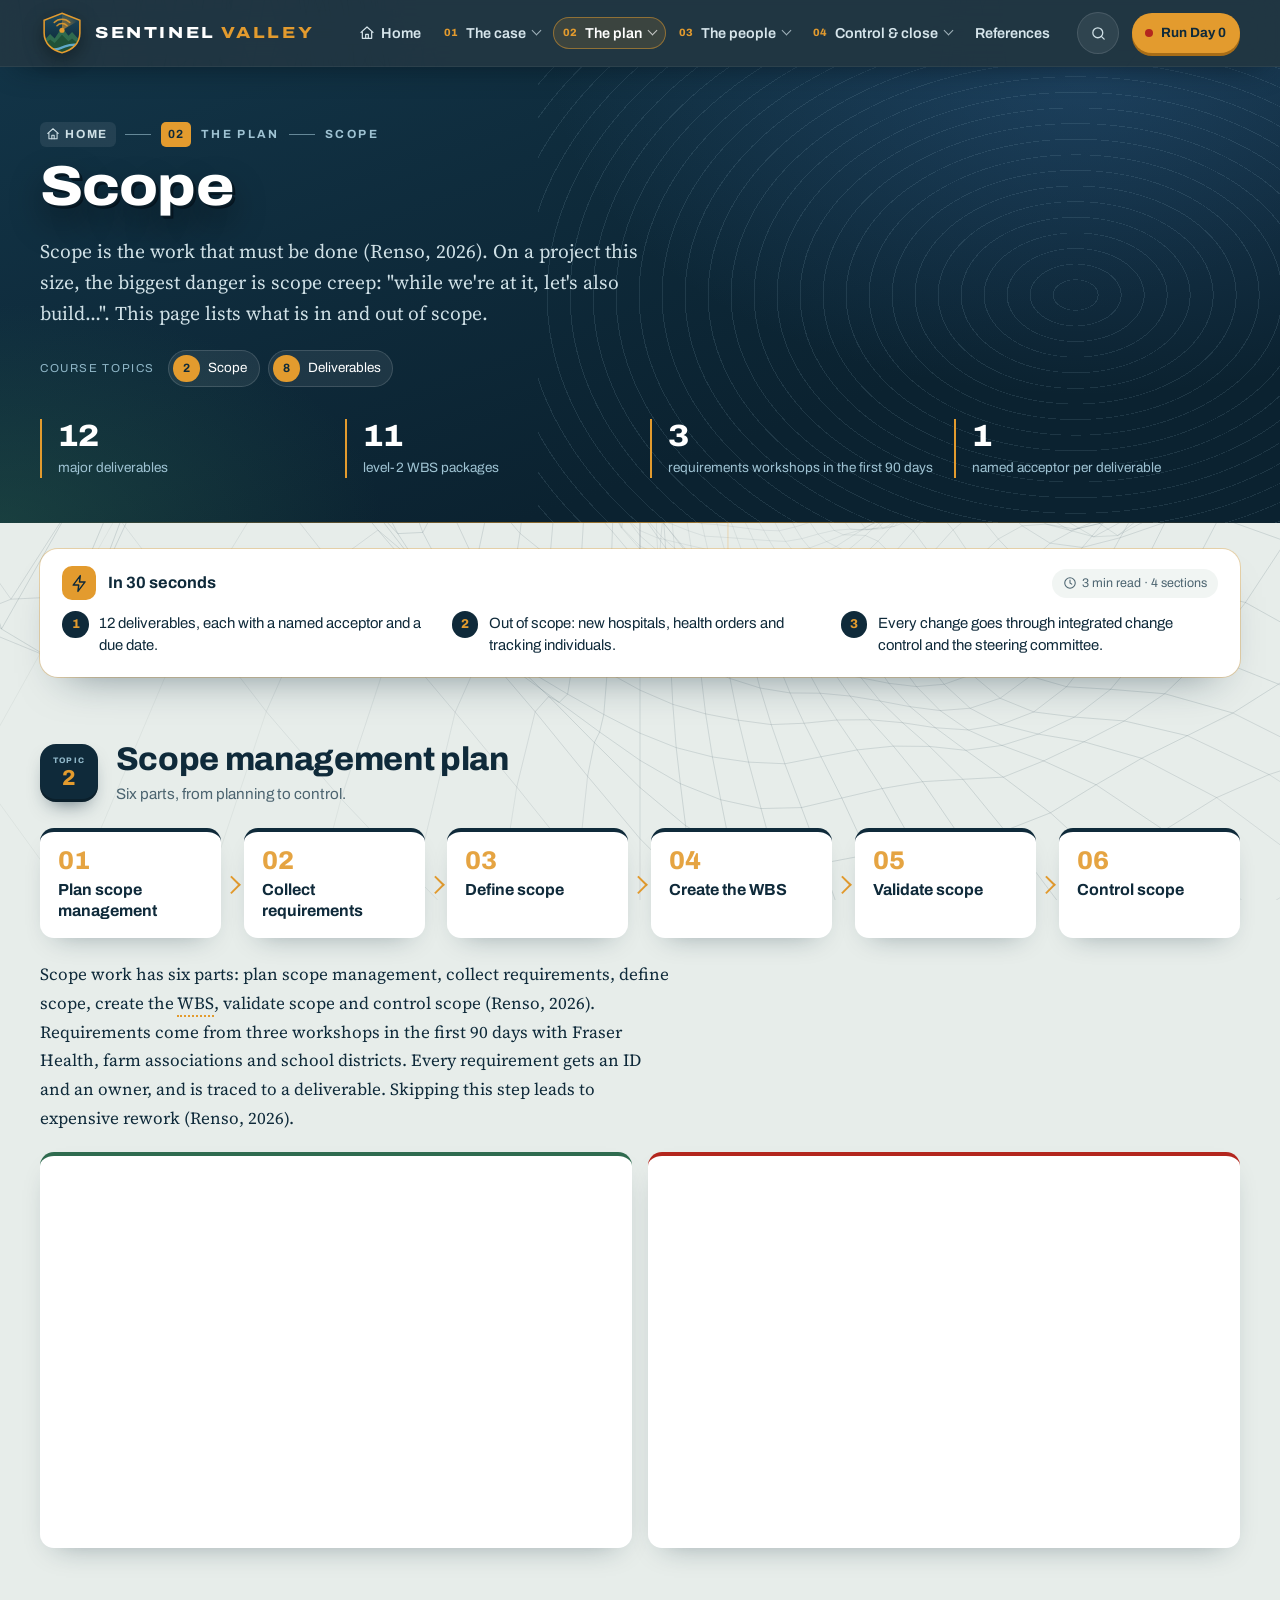
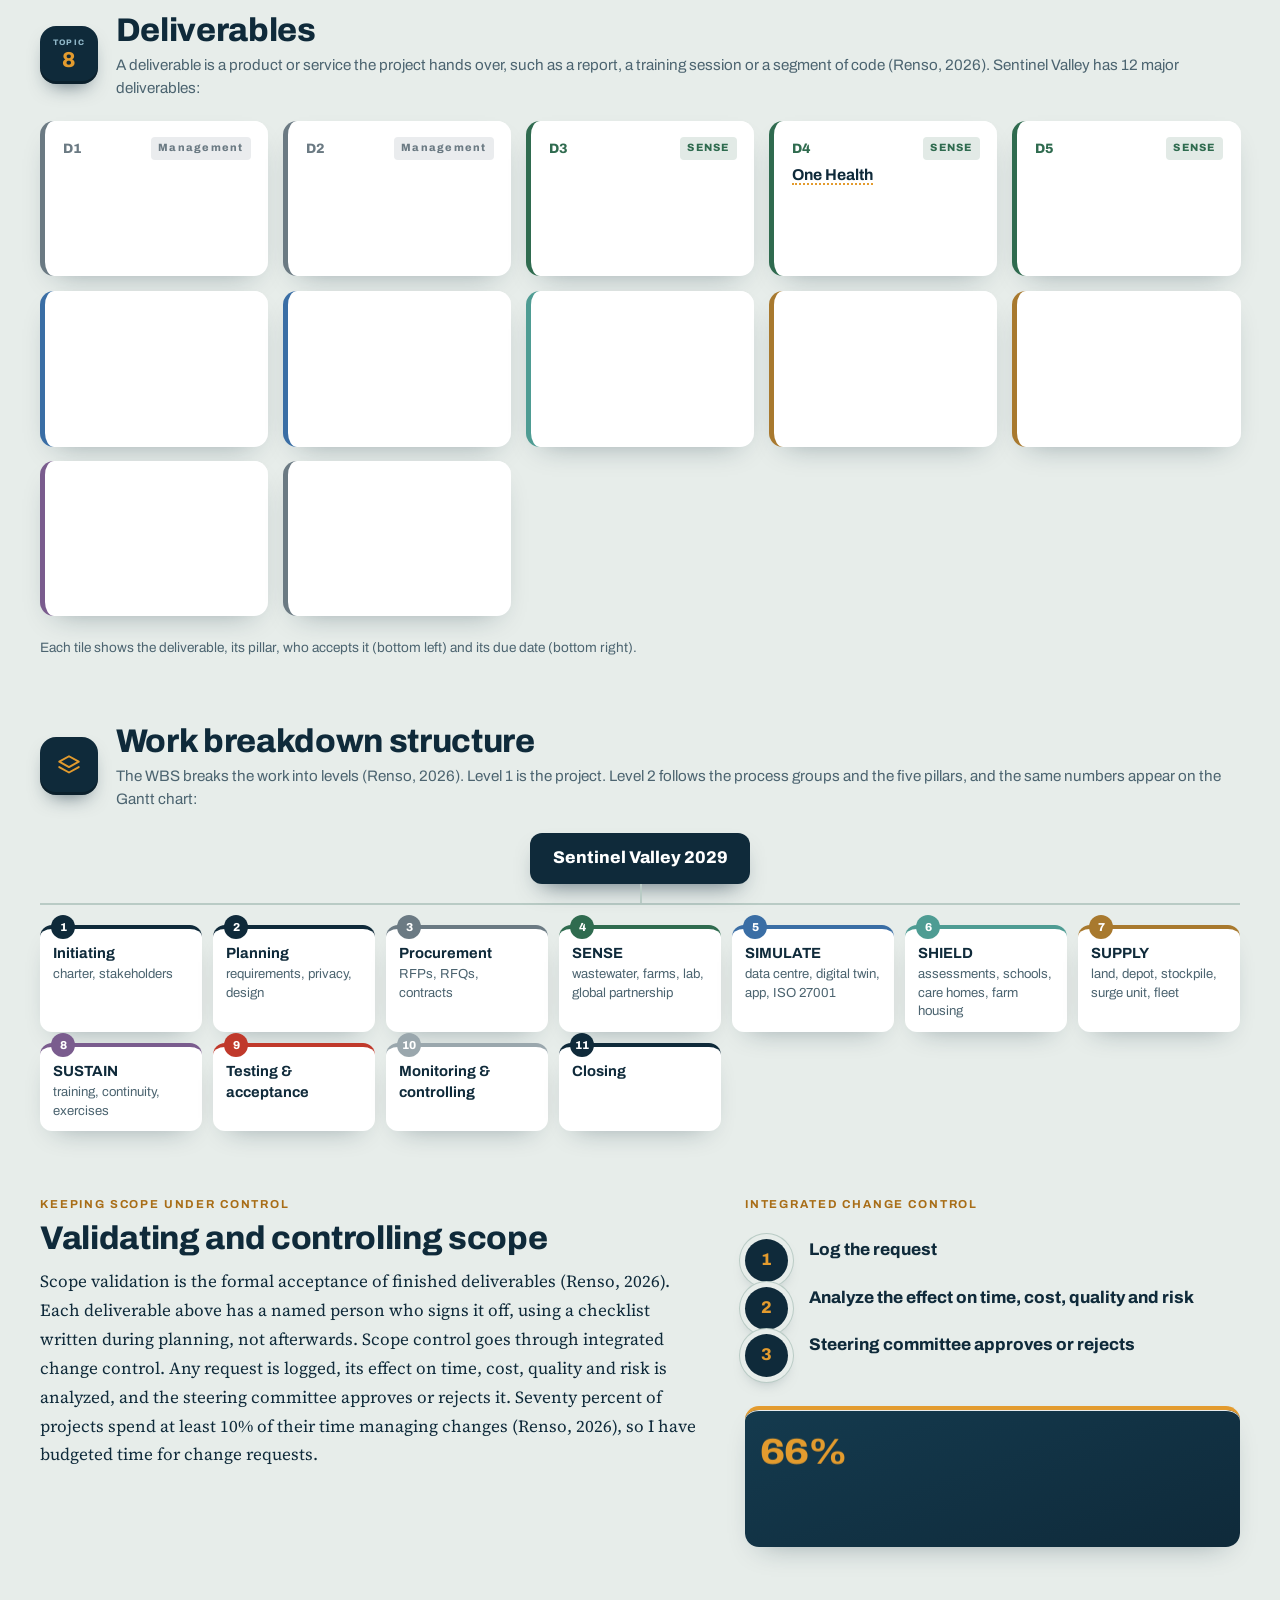
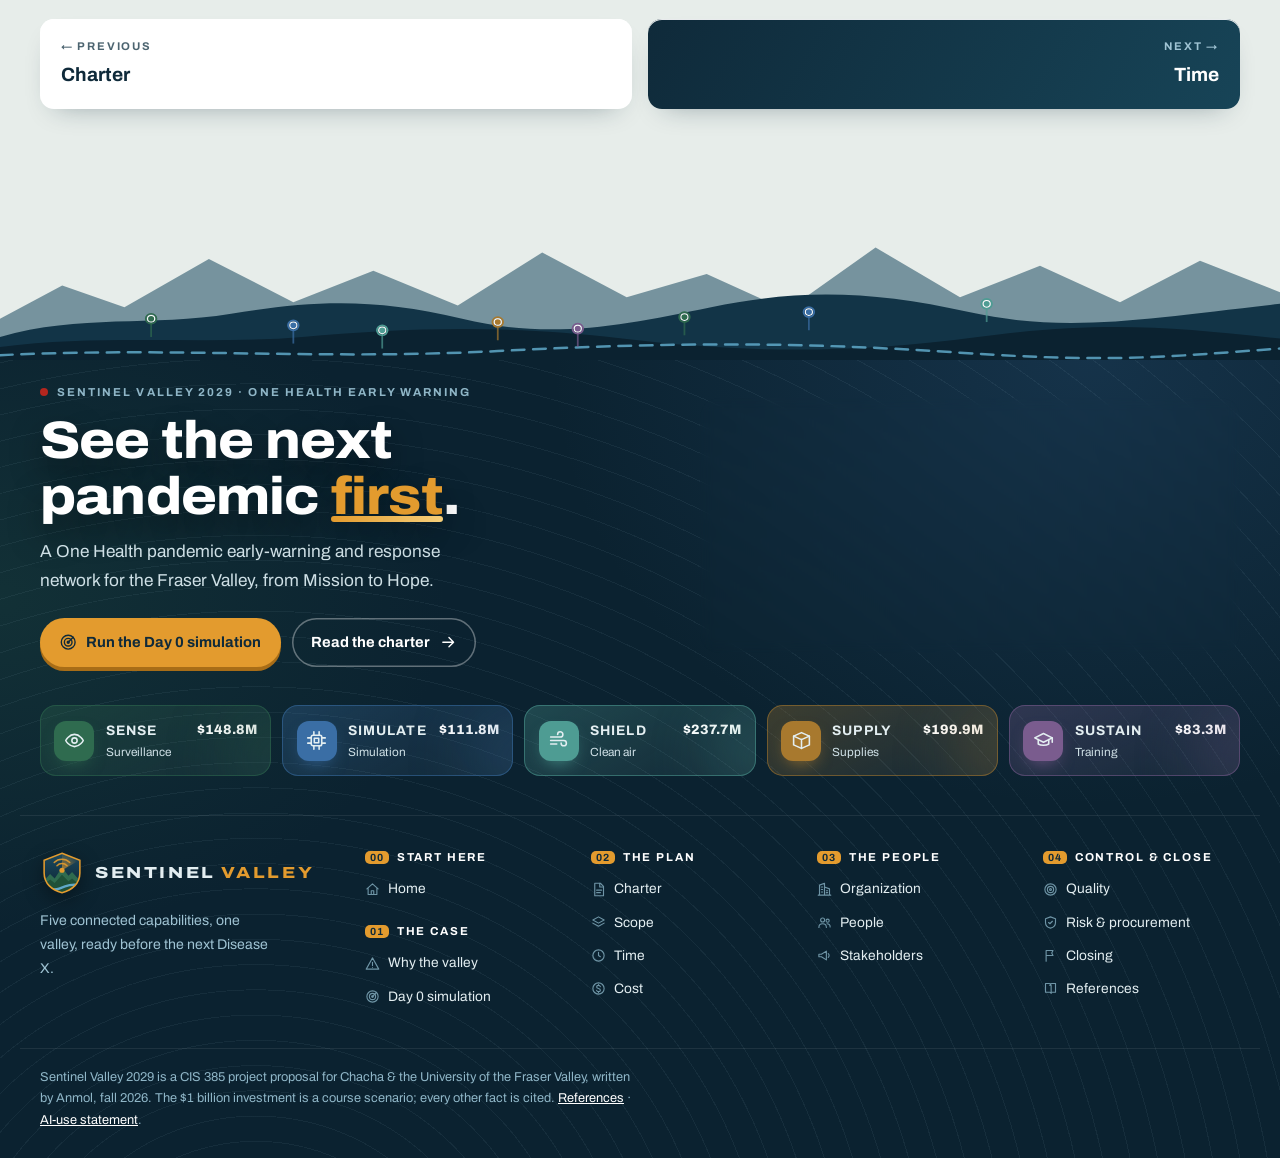
<file: scope.html>
<!DOCTYPE html>
<html lang="en"><head><meta charset="utf-8"/><meta content="width=device-width,initial-scale=1" name="viewport"/>
<title>Scope | Sentinel Valley 2029</title><meta content="Scope and deliverables" name="description"/><meta name="theme-color" content="#0F2A3A"/>
<link rel="icon" href="favicon.svg" type="image/svg+xml"/>
<link href="https://fonts.googleapis.com" rel="preconnect"/><link crossorigin="" href="https://fonts.gstatic.com" rel="preconnect"/>
<link href="https://fonts.googleapis.com/css2?family=Archivo:wdth,wght@100..125,400..800&amp;family=Source+Serif+4:ital,opsz,wght@0,8..60,400;0,8..60,600;1,8..60,400&amp;display=swap" rel="stylesheet"/>
<link href="style.css?v=mwudbpvv" rel="stylesheet"/></head><body><a class="skip" href="#main">Skip to content</a>
<svg class="sprite" aria-hidden="true"><symbol id="i-home" viewBox="0 0 24 24"><path d="M3 11l9-8 9 8M5 10v10h14V10"/><path d="M10 20v-6h4v6"/></symbol><symbol id="i-radar" viewBox="0 0 24 24"><circle cx="12" cy="12" r="9"/><circle cx="12" cy="12" r="5"/><path d="M12 12L18.5 5.5"/><circle cx="12" cy="12" r="1.3" fill="currentColor"/></symbol><symbol id="i-virus" viewBox="0 0 24 24"><circle cx="12" cy="12" r="5"/><path d="M12 2v3M12 19v3M2 12h3M19 12h3M4.9 4.9L7 7M17 17l2.1 2.1M4.9 19.1L7 17M17 7l2.1-2.1"/></symbol><symbol id="i-bird" viewBox="0 0 24 24"><path d="M4 13c4 0 6-3 7-6 1 3 3 5 6 5l3-2-1 4c-1.5 4-5 6-9 5.5L4 13z"/><circle cx="16.5" cy="11" r=".6" fill="currentColor"/></symbol><symbol id="i-air" viewBox="0 0 24 24"><path d="M3 8h11a3 3 0 1 0-3-3M3 12h15a3 3 0 1 1-3 3M3 16h7"/></symbol><symbol id="i-box" viewBox="0 0 24 24"><path d="M3 7l9-4 9 4v10l-9 4-9-4z"/><path d="M3 7l9 4 9-4M12 11v10"/></symbol><symbol id="i-cap" viewBox="0 0 24 24"><path d="M2 9l10-5 10 5-10 5z"/><path d="M6 11v5c3 2 9 2 12 0v-5M22 9v5"/></symbol><symbol id="i-people" viewBox="0 0 24 24"><circle cx="9" cy="8" r="3.2"/><path d="M3 20c0-3.5 2.7-6 6-6s6 2.5 6 6"/><circle cx="17" cy="9" r="2.5"/><path d="M16 14c3 0 5 2 5 5"/></symbol><symbol id="i-shield" viewBox="0 0 24 24"><path d="M12 3l8 3v6c0 5-3.5 8-8 9-4.5-1-8-4-8-9V6z"/><path d="M9 12l2 2 4-4"/></symbol><symbol id="i-chart" viewBox="0 0 24 24"><path d="M4 20V4M4 20h16"/><path d="M8 16v-4M12 16V8M16 16v-6"/></symbol><symbol id="i-clock" viewBox="0 0 24 24"><circle cx="12" cy="12" r="9"/><path d="M12 7v5l3 2"/></symbol><symbol id="i-dollar" viewBox="0 0 24 24"><circle cx="12" cy="12" r="9"/><path d="M15 9c-.5-1.2-1.7-2-3-2-1.7 0-3 1-3 2.4C9 13 15 11 15 14.6 15 16 13.7 17 12 17c-1.4 0-2.6-.8-3-2M12 5.5V7M12 17v1.5"/></symbol><symbol id="i-check" viewBox="0 0 24 24"><path d="M5 12l5 5 9-10"/></symbol><symbol id="i-flag" viewBox="0 0 24 24"><path d="M5 21V4M5 4h11l-2 4 2 4H5"/></symbol><symbol id="i-alert" viewBox="0 0 24 24"><path d="M12 3l10 18H2z"/><path d="M12 10v5M12 18v.01"/></symbol><symbol id="i-water" viewBox="0 0 24 24"><path d="M2 16c2-2 4-2 6 0s4 2 6 0 4-2 6 0M2 20c2-2 4-2 6 0s4 2 6 0 4-2 6 0"/><path d="M12 3c2 3 3.5 4.6 3.5 6.5a3.5 3.5 0 0 1-7 0C8.5 7.6 10 6 12 3z"/></symbol><symbol id="i-lab" viewBox="0 0 24 24"><path d="M9 3h6M10 3v6L4 19a1.5 1.5 0 0 0 1.3 2h13.4A1.5 1.5 0 0 0 20 19l-6-10V3"/><path d="M7 15h10"/></symbol><symbol id="i-cpu" viewBox="0 0 24 24"><rect x="6" y="6" width="12" height="12" rx="2"/><rect x="9.5" y="9.5" width="5" height="5"/><path d="M9 2v4M15 2v4M9 18v4M15 18v4M2 9h4M2 15h4M18 9h4M18 15h4"/></symbol><symbol id="i-doc" viewBox="0 0 24 24"><path d="M6 2h9l5 5v15H6z"/><path d="M14 2v6h6M9 13h8M9 17h6"/></symbol><symbol id="i-hand" viewBox="0 0 24 24"><path d="M8 13l3-3 2 1 4-3 4 4-6 6-3-1-2 1-5-4z"/><path d="M2 11l4-4 4 2M2 11l3 3"/></symbol><symbol id="i-mega" viewBox="0 0 24 24"><path d="M3 10v4h4l8 5V5L7 10z"/><path d="M18 9a4 4 0 0 1 0 6"/></symbol><symbol id="i-target" viewBox="0 0 24 24"><circle cx="12" cy="12" r="9"/><circle cx="12" cy="12" r="5"/><circle cx="12" cy="12" r="1.5"/></symbol><symbol id="i-layers" viewBox="0 0 24 24"><path d="M12 3l9 5-9 5-9-5z"/><path d="M3 13l9 5 9-5"/></symbol><symbol id="i-cycle" viewBox="0 0 24 24"><path d="M20 11a8 8 0 0 0-14.5-4.5M4 13a8 8 0 0 0 14.5 4.5"/><path d="M5 3v4h4M19 21v-4h-4"/></symbol><symbol id="i-building" viewBox="0 0 24 24"><path d="M4 21V5l8-3v19M12 8l8 3v10M2 21h20"/><path d="M7 8h2M7 12h2M7 16h2M15 14h2M15 17h2"/></symbol><symbol id="i-key" viewBox="0 0 24 24"><circle cx="8" cy="12" r="4"/><path d="M12 12h9M18 12v3M21 12v2"/></symbol><symbol id="i-star" viewBox="0 0 24 24"><path d="M12 3l2.7 5.6 6.1.9-4.4 4.3 1 6.1L12 17l-5.4 2.9 1-6.1L3.2 9.5l6.1-.9z"/></symbol><symbol id="i-arrow" viewBox="0 0 24 24"><path d="M5 12h14M13 6l6 6-6 6"/></symbol><symbol id="i-calendar" viewBox="0 0 24 24"><rect x="3" y="5" width="18" height="16" rx="2"/><path d="M3 10h18M8 3v4M16 3v4"/></symbol><symbol id="i-truck" viewBox="0 0 24 24"><path d="M2 6h12v10H2zM14 10h4l3 3v3h-7"/><circle cx="6" cy="18" r="2"/><circle cx="17" cy="18" r="2"/></symbol><symbol id="i-lock" viewBox="0 0 24 24"><rect x="4" y="11" width="16" height="10" rx="2"/><path d="M8 11V7a4 4 0 0 1 8 0v4"/></symbol><symbol id="i-book" viewBox="0 0 24 24"><path d="M4 4h6a3 3 0 0 1 3 3v13a2 2 0 0 0-2-2H4zM20 4h-6a3 3 0 0 0-3 3"/><path d="M20 4v14h-7"/></symbol><symbol id="i-spark" viewBox="0 0 24 24"><path d="M12 3v4M12 17v4M3 12h4M17 12h4M6 6l2.5 2.5M15.5 15.5L18 18M6 18l2.5-2.5M15.5 8.5L18 6"/></symbol><symbol id="i-tool" viewBox="0 0 24 24"><path d="M14.5 6.5a4 4 0 0 0-5.3 5.3L3 18l3 3 6.2-6.2a4 4 0 0 0 5.3-5.3l-2.5 2.5-2.5-.5-.5-2.5z"/></symbol><symbol id="i-eye" viewBox="0 0 24 24"><path d="M2 12s3.5-7 10-7 10 7 10 7-3.5 7-10 7S2 12 2 12z"/><circle cx="12" cy="12" r="3"/></symbol><symbol id="i-globe" viewBox="0 0 24 24"><circle cx="12" cy="12" r="9"/><path d="M3 12h18M12 3c3 3.5 3 14.5 0 18M12 3c-3 3.5-3 14.5 0 18"/></symbol><symbol id="i-heart" viewBox="0 0 24 24"><path d="M12 20s-8-4.5-8-10.5A4.5 4.5 0 0 1 12 7a4.5 4.5 0 0 1 8 2.5C20 15.5 12 20 12 20z"/></symbol><symbol id="i-scale" viewBox="0 0 24 24"><path d="M12 3v18M5 21h14M4 8h16M7 8l-3 6a3 3 0 0 0 6 0zM17 8l-3 6a3 3 0 0 0 6 0z"/></symbol><symbol id="i-bolt" viewBox="0 0 24 24"><path d="M13 2L4 14h7l-1 8 9-12h-7z"/></symbol><symbol id="i-search" viewBox="0 0 24 24"><circle cx="11" cy="11" r="7"/><path d="M20 20l-4-4"/></symbol><symbol id="i-list" viewBox="0 0 24 24"><path d="M9 6h12M9 12h12M9 18h12"/><circle cx="4.5" cy="6" r="1" fill="currentColor"/><circle cx="4.5" cy="12" r="1" fill="currentColor"/><circle cx="4.5" cy="18" r="1" fill="currentColor"/></symbol><symbol id="i-text" viewBox="0 0 24 24"><path d="M3 19l5-14 5 14M5 14h6M15 19l3.5-9 3.5 9M16.2 16h4.6"/></symbol><symbol id="i-up" viewBox="0 0 24 24"><path d="M12 19V5M5 12l7-7 7 7"/></symbol><symbol id="i-info" viewBox="0 0 24 24"><circle cx="12" cy="12" r="9"/><path d="M12 11v6M12 7.5v.01"/></symbol><symbol id="i-enter" viewBox="0 0 24 24"><path d="M20 5v7a3 3 0 0 1-3 3H5M9 11l-4 4 4 4"/></symbol></svg>
<header class="site"><div class="bar"><a class="brand" href="index.html" aria-label="Sentinel Valley 2029, home"><svg class="mark" viewBox="0 0 48 48" aria-hidden="true"><defs><clipPath id="lgc"><path d="M24 2.5L43.5 10v14c0 11.5-8.6 18.8-19.5 21.5C13.1 42.8 4.5 35.5 4.5 24V10z"/></clipPath><linearGradient id="lgg" x1="0" y1="0" x2="0" y2="1"><stop offset="0" stop-color="#1C4A60"/><stop offset="1" stop-color="#0B2230"/></linearGradient><radialGradient id="lgs" cx="24" cy="21" r="20" gradientUnits="userSpaceOnUse"><stop offset="0" stop-color="#E39B2E" stop-opacity=".75"/><stop offset="1" stop-color="#E39B2E" stop-opacity="0"/></radialGradient></defs>
<path d="M24 2.5L43.5 10v14c0 11.5-8.6 18.8-19.5 21.5C13.1 42.8 4.5 35.5 4.5 24V10z" fill="url(#lgg)"/>
<g clip-path="url(#lgc)"><path class="sweep" d="M24 21L24 1A20 20 0 0 1 41.3 11z" fill="url(#lgs)"/>
<path d="M2 35l9-10 5 5 8-12 7 9 4-4 11 12v14H2z" fill="#2F6B4F"/><path d="M2 38l9-7 5 4 8-9 7 7 4-3 11 9v14H2z" fill="#1F5138"/>
<path d="M0 43c8-4 14 1 21-2s14-6 27-3" fill="none" stroke="#5FA8C8" stroke-width="2.6" stroke-linecap="round"/></g>
<path d="M18.5 16a7.5 7.5 0 0 1 11 0M15.5 12.5a12 12 0 0 1 17 0" fill="none" stroke="#E39B2E" stroke-width="1.6" stroke-linecap="round" opacity=".9"/>
<circle class="eye" cx="24" cy="21" r="2.8" fill="#E39B2E"/>
<path d="M24 2.5L43.5 10v14c0 11.5-8.6 18.8-19.5 21.5C13.1 42.8 4.5 35.5 4.5 24V10z" fill="none" stroke="#E39B2E" stroke-width="1.7"/></svg><span class="word"><b>SENTINEL<i>VALLEY</i></b><small>2029 · One Health early warning</small></span></a>
<button class="navtoggle" type="button" aria-label="Open menu" aria-expanded="false" aria-controls="mainnav"><i></i><i></i><i></i></button>
<nav aria-label="Main" class="main" id="mainnav"><ul><li><a class="solo homelink" href="index.html"><svg class="i"><use href="#i-home"/></svg>Home</a></li><li class="grp"><button type="button" aria-expanded="false"><em>01</em>The case</button><div class="menu"><a href="why.html"><svg class="i"><use href="#i-alert"/></svg><b>Why the valley</b><span>Spillover risk, the cost of 2020, what works</span></a><a href="simulation.html"><svg class="i"><use href="#i-radar"/></svg><b>Day 0 simulation</b><span>Replay a 2030 outbreak, twice</span></a></div></li><li class="grp current"><button type="button" aria-expanded="false"><em>02</em>The plan</button><div class="menu"><a href="charter.html"><svg class="i"><use href="#i-doc"/></svg><b>Charter</b><span>Objectives, champion and sign-off</span></a><a href="scope.html" aria-current="page"><svg class="i"><use href="#i-layers"/></svg><b>Scope</b><span>In and out of scope, 12 deliverables, WBS</span></a><a href="time.html"><svg class="i"><use href="#i-clock"/></svg><b>Time</b><span>Gantt chart, critical path, milestones</span></a><a href="cost.html"><svg class="i"><use href="#i-dollar"/></svg><b>Cost</b><span>Every dollar of $1B, earned value, ROI</span></a></div></li><li class="grp"><button type="button" aria-expanded="false"><em>03</em>The people</button><div class="menu"><a href="organization.html"><svg class="i"><use href="#i-building"/></svg><b>Organization</b><span>Three spheres, four frames, life cycles</span></a><a href="people.html"><svg class="i"><use href="#i-people"/></svg><b>People</b><span>Team, motivation and resource planning</span></a><a href="stakeholders.html"><svg class="i"><use href="#i-mega"/></svg><b>Stakeholders</b><span>Who is affected and how we communicate</span></a></div></li><li class="grp"><button type="button" aria-expanded="false"><em>04</em>Control &amp; close</button><div class="menu"><a href="quality.html"><svg class="i"><use href="#i-target"/></svg><b>Quality</b><span>Quality plan, testing, cost of quality</span></a><a href="risk.html"><svg class="i"><use href="#i-shield"/></svg><b>Risk &amp; procurement</b><span>SWOT, top 10 risks, contracts</span></a><a href="closing.html"><svg class="i"><use href="#i-flag"/></svg><b>Closing</b><span>Acceptance, handover, lessons learned</span></a></div></li><li><a class="solo" href="references.html">References</a></li></ul></nav>
<button class="hsearch" type="button" aria-label="Search the whole site (Ctrl K)"><svg class="i"><use href="#i-search"/></svg><span>Search</span><kbd>Ctrl K</kbd></button>
<a class="cta" href="simulation.html"><span class="dot"></span>Run Day 0</a></div><div class="progress" aria-hidden="true"><i></i></div></header>
<main id="main">
<section class="phero"><p class="eyebrow"><a class="crumb" href="index.html"><svg class="i"><use href="#i-home"/></svg>Home</a><i></i><span>02</span>The plan<i></i>Scope</p>
<h1>Scope</h1>
<p class="lede">Scope is the work that must be done (Renso, 2026). On a project this
size, the biggest danger is scope creep: "while we're at it, let's also
build…". This page lists what is in and out of scope.</p>
<div class="chips"><small>Course topics</small><a class="chip-t" href="scope.html"><b>2</b>Scope</a><a class="chip-t" href="scope.html#deliverables"><b>8</b>Deliverables</a></div>
<div class="kpis"><div class="kpi"><b>12</b><span>major deliverables</span></div><div class="kpi"><b>11</b><span>level-2 WBS packages</span></div><div class="kpi"><b>3</b><span>requirements workshops in the first 90 days</span></div><div class="kpi"><b>1</b><span>named acceptor per deliverable</span></div></div></section>
<aside class="tldr" aria-label="Key takeaways"><div class="tl-h"><span class="tl-ic"><svg class="i"><use href="#i-bolt"/></svg></span><b>In 30 seconds</b><span class="tl-meta"><svg class="i"><use href="#i-clock"/></svg>3 min read · 4 sections</span></div><ol><li>12 deliverables, each with a named acceptor and a due date.</li><li>Out of scope: new hospitals, health orders and tracking individuals.</li><li>Every change goes through integrated change control and the steering committee.</li></ol></aside>

<section data-toc="Scope management plan" id="scope-management-plan" class="sec">
<div class="sec-head"><div class="num"><small>Topic</small>2</div><h2>Scope management plan</h2><p>Six parts, from planning to control.</p></div>
<ol class="flow arrows" style="--min:140px">
<li><b>Plan scope management</b></li><li><b>Collect requirements</b></li><li><b>Define scope</b></li><li><b>Create the WBS</b></li><li><b>Validate scope</b></li><li><b>Control scope</b></li></ol>
<div class="prose"><p>Scope work has six parts: plan scope management, collect
requirements, define scope, create the WBS, validate scope and control
scope (Renso, 2026). Requirements come from three workshops in the first
90 days with Fraser Health, farm associations and school districts.
Every requirement gets an ID and an owner, and is traced to a
deliverable. Skipping this step leads to expensive rework (Renso,
2026).</p></div>
<div class="cards" style="--min:300px">
<div class="card" style="--c:var(--green)"><div class="ic"><svg class="i"><use href="#i-check"/></svg></div><h3>In scope</h3><ul class="ticks"><li>Surveillance of wastewater, farms, wild birds, primary-care clinics and border points (population-level only)</li><li>The Fraser Valley Digital Twin, data centre, alert app and dashboard</li><li>Air upgrades in the buildings listed in the charter</li><li>A flood-proof depot, stockpile, rotation contracts, surge unit and mobile fleet</li><li>Training, exercises, continuity plans, community liaisons, and the 2030–2034 operating reserve</li></ul></div>
<div class="card" style="--c:#B3261E"><div class="ic"><svg class="i"><use href="#i-alert"/></svg></div><h3>Out of scope</h3><ul class="ticks no"><li>Building a new hospital or vaccine factory (too slow and outside UFV's role)</li><li>Issuing health orders, quarantines or border closures (see
<a href="charter.html">Charter</a>)</li><li>Tracking people's phones or locations; all surveillance is
population-level</li><li>Air upgrades for private homes and private businesses (except continuity-plan grants)</li></ul></div></div>
</section>

<section data-toc="Deliverables" class="sec" id="deliverables">
<div class="sec-head"><div class="num"><small>Topic</small>8</div><h2>Deliverables</h2><p>A deliverable is a product or service the project hands over, such as a report, a training session or a segment of code (Renso, 2026). Sentinel Valley has 12 major deliverables:</p></div>
<div class="tiles">
<div class="tile" style="--c:var(--pm)"><span class="id">D1<em>Management</em></span><b>Signed charter and partner MOUs</b><small><span>Sponsor</span><span>Apr 30, 2027</span></small></div>
<div class="tile" style="--c:var(--pm)"><span class="id">D2<em>Management</em></span><b>Baseline project plan (WBS, schedule, budget)</b><small><span>Steering committee</span><span>Sep 3, 2027</span></small></div>
<div class="tile" style="--c:var(--sense)"><span class="id">D3<em>SENSE</em></span><b>25-site wastewater network + border sampling</b><small><span>BCCDC</span><span>Jun 30, 2028</span></small></div>
<div class="tile" style="--c:var(--sense)"><span class="id">D4<em>SENSE</em></span><b>One Health genomics lab (commissioned)</b><small><span>UFV + CFIA</span><span>Mar 30, 2029</span></small></div>
<div class="tile" style="--c:var(--sense)"><span class="id">D5<em>SENSE</em></span><b>Farm, wild-bird and clinic sentinel program</b><small><span>Fraser Health</span><span>Jun 29, 2029</span></small></div>
<div class="tile" style="--c:var(--simulate)"><span class="id">D6<em>SIMULATE</em></span><b>Fraser Valley Digital Twin v4 + data centre</b><small><span>Fraser Health MHO</span><span>Jun 29, 2029</span></small></div>
<div class="tile" style="--c:var(--simulate)"><span class="id">D7<em>SIMULATE</em></span><b>Alert app + public dashboard (ISO 27001 certified)</b><small><span>UFV IT security</span><span>Jul 31, 2029</span></small></div>
<div class="tile" style="--c:var(--shield)"><span class="id">D8<em>SHIELD</em></span><b>Air-upgraded buildings with test reports</b><small><span>Building owners</span><span>Aug 30, 2029</span></small></div>
<div class="tile" style="--c:var(--supply)"><span class="id">D9<em>SUPPLY</em></span><b>Flood-proof depot, stockpile and rotation contracts</b><small><span>Fraser Health</span><span>Jul 31, 2029</span></small></div>
<div class="tile" style="--c:var(--supply)"><span class="id">D10<em>SUPPLY</em></span><b>100-bed surge unit + 10 mobile clinics</b><small><span>Fraser Health</span><span>Jun 29, 2029</span></small></div>
<div class="tile" style="--c:var(--sustain)"><span class="id">D11<em>SUSTAIN</em></span><b>Trained graduates, volunteers and continuity plans</b><small><span>UFV Provost</span><span>Dec 14, 2029</span></small></div>
<div class="tile" style="--c:var(--pm)"><span class="id">D12<em>Management</em></span><b>Operation Sentinel exercise report + lessons learned</b><small><span>Sponsor</span><span>Dec 21, 2029</span></small></div></div>
<p class="muted" style="font-family:var(--display);font-size:.85rem">Each tile shows the deliverable, its pillar, who accepts it (bottom left) and its due date (bottom right).</p>
</section>

<section data-toc="Work breakdown structure" id="work-breakdown-structure" class="sec">
<div class="sec-head"><div class="num"><svg class="i"><use href="#i-layers"/></svg></div><h2>Work breakdown structure</h2><p>The WBS breaks the work into levels (Renso, 2026). Level 1 is the project. Level 2 follows the process groups and the five pillars, and the same numbers appear on the Gantt chart:</p></div>
<div class="wbs"><span class="root">Sentinel Valley 2029</span><ol>
<li style="--c:var(--ink)"><b>Initiating</b>charter, stakeholders</li>
<li style="--c:var(--ink)"><b>Planning</b>requirements, privacy, design</li>
<li style="--c:var(--pm)"><b>Procurement</b>RFPs, RFQs, contracts</li>
<li style="--c:var(--sense)"><b>SENSE</b>wastewater, farms, lab, global partnership</li>
<li style="--c:var(--simulate)"><b>SIMULATE</b>data centre, digital twin, app, ISO 27001</li>
<li style="--c:var(--shield)"><b>SHIELD</b>assessments, schools, care homes, farm housing</li>
<li style="--c:var(--supply)"><b>SUPPLY</b>land, depot, stockpile, surge unit, fleet</li>
<li style="--c:var(--sustain)"><b>SUSTAIN</b>training, continuity, exercises</li>
<li style="--c:#C0392B"><b>Testing &amp; acceptance</b></li>
<li style="--c:#9AA7AD"><b>Monitoring &amp; controlling</b></li>
<li style="--c:var(--ink)"><b>Closing</b></li></ol></div>
</section>

<section data-toc="Validating and controlling scope" id="validating-and-controlling-scope" class="sec split">
<div class="prose"><p class="kicker">Keeping scope under control</p><h2>Validating and controlling scope</h2>
<p>Scope validation is the formal acceptance of finished deliverables
(Renso, 2026). Each deliverable above has a named person who signs it
off, using a checklist written during planning, not afterwards. Scope
control goes through integrated change control. Any request is logged,
its effect on time, cost, quality and risk is analyzed, and the steering
committee approves or rejects it. Seventy percent of projects spend at
least 10% of their time managing changes (Renso, 2026), so I have
budgeted time for change requests.</p></div>
<div><p class="kicker">Integrated change control</p>
<ol class="steps"><li><span class="t">Log the request</span></li><li><span class="t">Analyze the effect on time, cost, quality and risk</span></li><li><span class="t">Steering committee approves or rejects</span></li></ol>
<div class="card dark"><span class="big" style="color:var(--amber)">70%</span><p>of projects spend at least 10% of their time managing changes (Renso, 2026).</p></div></div>
</section>
<nav class="pager" aria-label="Previous and next page"><a class="prev" href="charter.html"><small>← Previous</small><b>Charter</b></a><a class="next" href="time.html"><small>Next →</small><b>Time</b></a></nav>
</main>
<footer class="site"><div class="f-sky" aria-hidden="true"><svg viewBox="0 0 1440 170" preserveAspectRatio="none">
<path class="r1" d="M0 118 L70 78 L140 104 L235 46 L330 98 L420 60 L515 102 L610 38 L705 92 L795 64 L885 108 L985 32 L1080 92 L1170 54 L1260 98 L1350 48 L1440 86 V170 H0Z"/>
<path class="r2" d="M0 140 C90 112 170 128 260 112 S420 92 520 118 S700 126 800 104 S980 84 1090 110 S1290 118 1440 100 V170 H0Z"/>
<path class="r3" d="M0 152 C120 136 230 150 340 140 S560 124 700 142 S960 160 1100 140 S1320 128 1440 142 V170 H0Z"/>
<path class="river" d="M0 162 C200 152 360 168 560 157 S900 146 1080 159 S1320 163 1440 154"/><g class="bcn" style="--c:var(--sense);--d:0s"><line x1="170" y1="140" x2="170" y2="118"/><circle class="ring" cx="170" cy="118" r="6"/><circle class="dot" cx="170" cy="118" r="4"/><title>Mission</title></g><g class="bcn" style="--c:var(--simulate);--d:0.45s"><line x1="330" y1="148" x2="330" y2="126"/><circle class="ring" cx="330" cy="126" r="6"/><circle class="dot" cx="330" cy="126" r="4"/><title>Abbotsford</title></g><g class="bcn" style="--c:var(--shield);--d:0.9s"><line x1="430" y1="154" x2="430" y2="132"/><circle class="ring" cx="430" cy="132" r="6"/><circle class="dot" cx="430" cy="132" r="4"/><title>Sumas border</title></g><g class="bcn" style="--c:var(--supply);--d:1.35s"><line x1="560" y1="144" x2="560" y2="122"/><circle class="ring" cx="560" cy="122" r="6"/><circle class="dot" cx="560" cy="122" r="4"/><title>Sumas Prairie</title></g><g class="bcn" style="--c:var(--sustain);--d:1.8s"><line x1="650" y1="152" x2="650" y2="130"/><circle class="ring" cx="650" cy="130" r="6"/><circle class="dot" cx="650" cy="130" r="4"/><title>Yarrow</title></g><g class="bcn" style="--c:var(--sense);--d:2.25s"><line x1="770" y1="138" x2="770" y2="116"/><circle class="ring" cx="770" cy="116" r="6"/><circle class="dot" cx="770" cy="116" r="4"/><title>Chilliwack</title></g><g class="bcn" style="--c:var(--simulate);--d:2.7s"><line x1="910" y1="132" x2="910" y2="110"/><circle class="ring" cx="910" cy="110" r="6"/><circle class="dot" cx="910" cy="110" r="4"/><title>Agassiz</title></g><g class="bcn" style="--c:var(--shield);--d:3.15s"><line x1="1110" y1="122" x2="1110" y2="100"/><circle class="ring" cx="1110" cy="100" r="6"/><circle class="dot" cx="1110" cy="100" r="4"/><title>Hope</title></g></svg></div><div class="f-body">
<div class="f-hero"><div class="f-pitch"><p class="f-kicker"><span class="pulse"></span>Sentinel Valley 2029 · One Health early warning</p>
<h2>See the next pandemic <em>first</em>.</h2>
<p>A One Health pandemic early-warning and response network for the Fraser Valley, from Mission to Hope.</p>
<div class="f-cta"><a class="btn pri" href="simulation.html"><svg class="i"><use href="#i-radar"/></svg>Run the Day 0 simulation</a><a class="btn ghost" href="charter.html">Read the charter <svg class="i"><use href="#i-arrow"/></svg></a></div></div>
<div class="f-count" style="--gl:91.67%"><p class="f-kicker">Mission clock <span class="f-state">Proposal stage</span></p>
<div class="f-nums"><div data-k="start"><b>41</b><small>days to project start</small></div><div data-k="live"><b>1,042</b><small>days to go-live</small></div><div data-k="close"><b>1,133</b><small>days to formal close</small></div></div>
<div class="f-line" role="img" aria-label="Project timeline from January 4, 2027 to December 31, 2029"><i class="f-prog"></i><span class="m s"><em>Start</em>Jan 4, 2027</span><span class="m g"><em>Go-live</em>Oct 1, 2029</span><span class="m c"><em>Close</em>Dec 31, 2029</span></div></div></div>
<nav class="f-pillars" aria-label="The five pillars"><a class="f-pill" href="index.html#five-connected-capabilities-the-5s" style="--c:var(--sense)"><span class="f-pic"><svg class="i"><use href="#i-eye"/></svg></span><b>SENSE</b><small>Surveillance</small><em>$148.8M</em></a><a class="f-pill" href="index.html#five-connected-capabilities-the-5s" style="--c:var(--simulate)"><span class="f-pic"><svg class="i"><use href="#i-cpu"/></svg></span><b>SIMULATE</b><small>Simulation</small><em>$111.8M</em></a><a class="f-pill" href="index.html#five-connected-capabilities-the-5s" style="--c:var(--shield)"><span class="f-pic"><svg class="i"><use href="#i-air"/></svg></span><b>SHIELD</b><small>Clean air</small><em>$237.7M</em></a><a class="f-pill" href="index.html#five-connected-capabilities-the-5s" style="--c:var(--supply)"><span class="f-pic"><svg class="i"><use href="#i-box"/></svg></span><b>SUPPLY</b><small>Supplies</small><em>$199.9M</em></a><a class="f-pill" href="index.html#five-connected-capabilities-the-5s" style="--c:var(--sustain)"><span class="f-pic"><svg class="i"><use href="#i-cap"/></svg></span><b>SUSTAIN</b><small>Training</small><em>$83.3M</em></a></nav>
<div class="fwrap"><div class="f-brand"><a class="brand" href="index.html" aria-label="Sentinel Valley 2029, home"><svg class="mark" viewBox="0 0 48 48" aria-hidden="true"><defs><clipPath id="lfc"><path d="M24 2.5L43.5 10v14c0 11.5-8.6 18.8-19.5 21.5C13.1 42.8 4.5 35.5 4.5 24V10z"/></clipPath><linearGradient id="lfg" x1="0" y1="0" x2="0" y2="1"><stop offset="0" stop-color="#1C4A60"/><stop offset="1" stop-color="#0B2230"/></linearGradient><radialGradient id="lfs" cx="24" cy="21" r="20" gradientUnits="userSpaceOnUse"><stop offset="0" stop-color="#E39B2E" stop-opacity=".75"/><stop offset="1" stop-color="#E39B2E" stop-opacity="0"/></radialGradient></defs>
<path d="M24 2.5L43.5 10v14c0 11.5-8.6 18.8-19.5 21.5C13.1 42.8 4.5 35.5 4.5 24V10z" fill="url(#lfg)"/>
<g clip-path="url(#lfc)"><path class="sweep" d="M24 21L24 1A20 20 0 0 1 41.3 11z" fill="url(#lfs)"/>
<path d="M2 35l9-10 5 5 8-12 7 9 4-4 11 12v14H2z" fill="#2F6B4F"/><path d="M2 38l9-7 5 4 8-9 7 7 4-3 11 9v14H2z" fill="#1F5138"/>
<path d="M0 43c8-4 14 1 21-2s14-6 27-3" fill="none" stroke="#5FA8C8" stroke-width="2.6" stroke-linecap="round"/></g>
<path d="M18.5 16a7.5 7.5 0 0 1 11 0M15.5 12.5a12 12 0 0 1 17 0" fill="none" stroke="#E39B2E" stroke-width="1.6" stroke-linecap="round" opacity=".9"/>
<circle class="eye" cx="24" cy="21" r="2.8" fill="#E39B2E"/>
<path d="M24 2.5L43.5 10v14c0 11.5-8.6 18.8-19.5 21.5C13.1 42.8 4.5 35.5 4.5 24V10z" fill="none" stroke="#E39B2E" stroke-width="1.7"/></svg><span class="word"><b>SENTINEL<i>VALLEY</i></b><small>2029 · One Health early warning</small></span></a><p>Five connected capabilities, one valley, ready before the next Disease X.</p></div>
<div><h4><span>00</span>Start here</h4><ul><li><a href="index.html"><svg class="i"><use href="#i-home"/></svg>Home</a></li></ul><h4><span>01</span>The case</h4><ul><li><a href="why.html"><svg class="i"><use href="#i-alert"/></svg>Why the valley</a></li><li><a href="simulation.html"><svg class="i"><use href="#i-radar"/></svg>Day 0 simulation</a></li></ul></div>
<div><h4><span>02</span>The plan</h4><ul><li><a href="charter.html"><svg class="i"><use href="#i-doc"/></svg>Charter</a></li><li><a href="scope.html"><svg class="i"><use href="#i-layers"/></svg>Scope</a></li><li><a href="time.html"><svg class="i"><use href="#i-clock"/></svg>Time</a></li><li><a href="cost.html"><svg class="i"><use href="#i-dollar"/></svg>Cost</a></li></ul></div>
<div><h4><span>03</span>The people</h4><ul><li><a href="organization.html"><svg class="i"><use href="#i-building"/></svg>Organization</a></li><li><a href="people.html"><svg class="i"><use href="#i-people"/></svg>People</a></li><li><a href="stakeholders.html"><svg class="i"><use href="#i-mega"/></svg>Stakeholders</a></li></ul></div>
<div><h4><span>04</span>Control &amp; close</h4><ul><li><a href="quality.html"><svg class="i"><use href="#i-target"/></svg>Quality</a></li><li><a href="risk.html"><svg class="i"><use href="#i-shield"/></svg>Risk &amp; procurement</a></li><li><a href="closing.html"><svg class="i"><use href="#i-flag"/></svg>Closing</a></li><li><a href="references.html"><svg class="i"><use href="#i-book"/></svg>References</a></li></ul></div></div>
<div class="fine"><p>Sentinel Valley 2029 is a CIS 385 project proposal for Chacha &amp; the University of the Fraser Valley, written by Anmol, fall 2026. The $1 billion investment is a course scenario; every other fact is cited. <a href="references.html">References</a> · <a href="references.html#ai-use">AI-use statement</a>.</p></div></div></footer>
<script src="budget.js?v=mwudbpvv"></script><script src="app.js?v=mwudbpvv"></script></body></html>
</file>
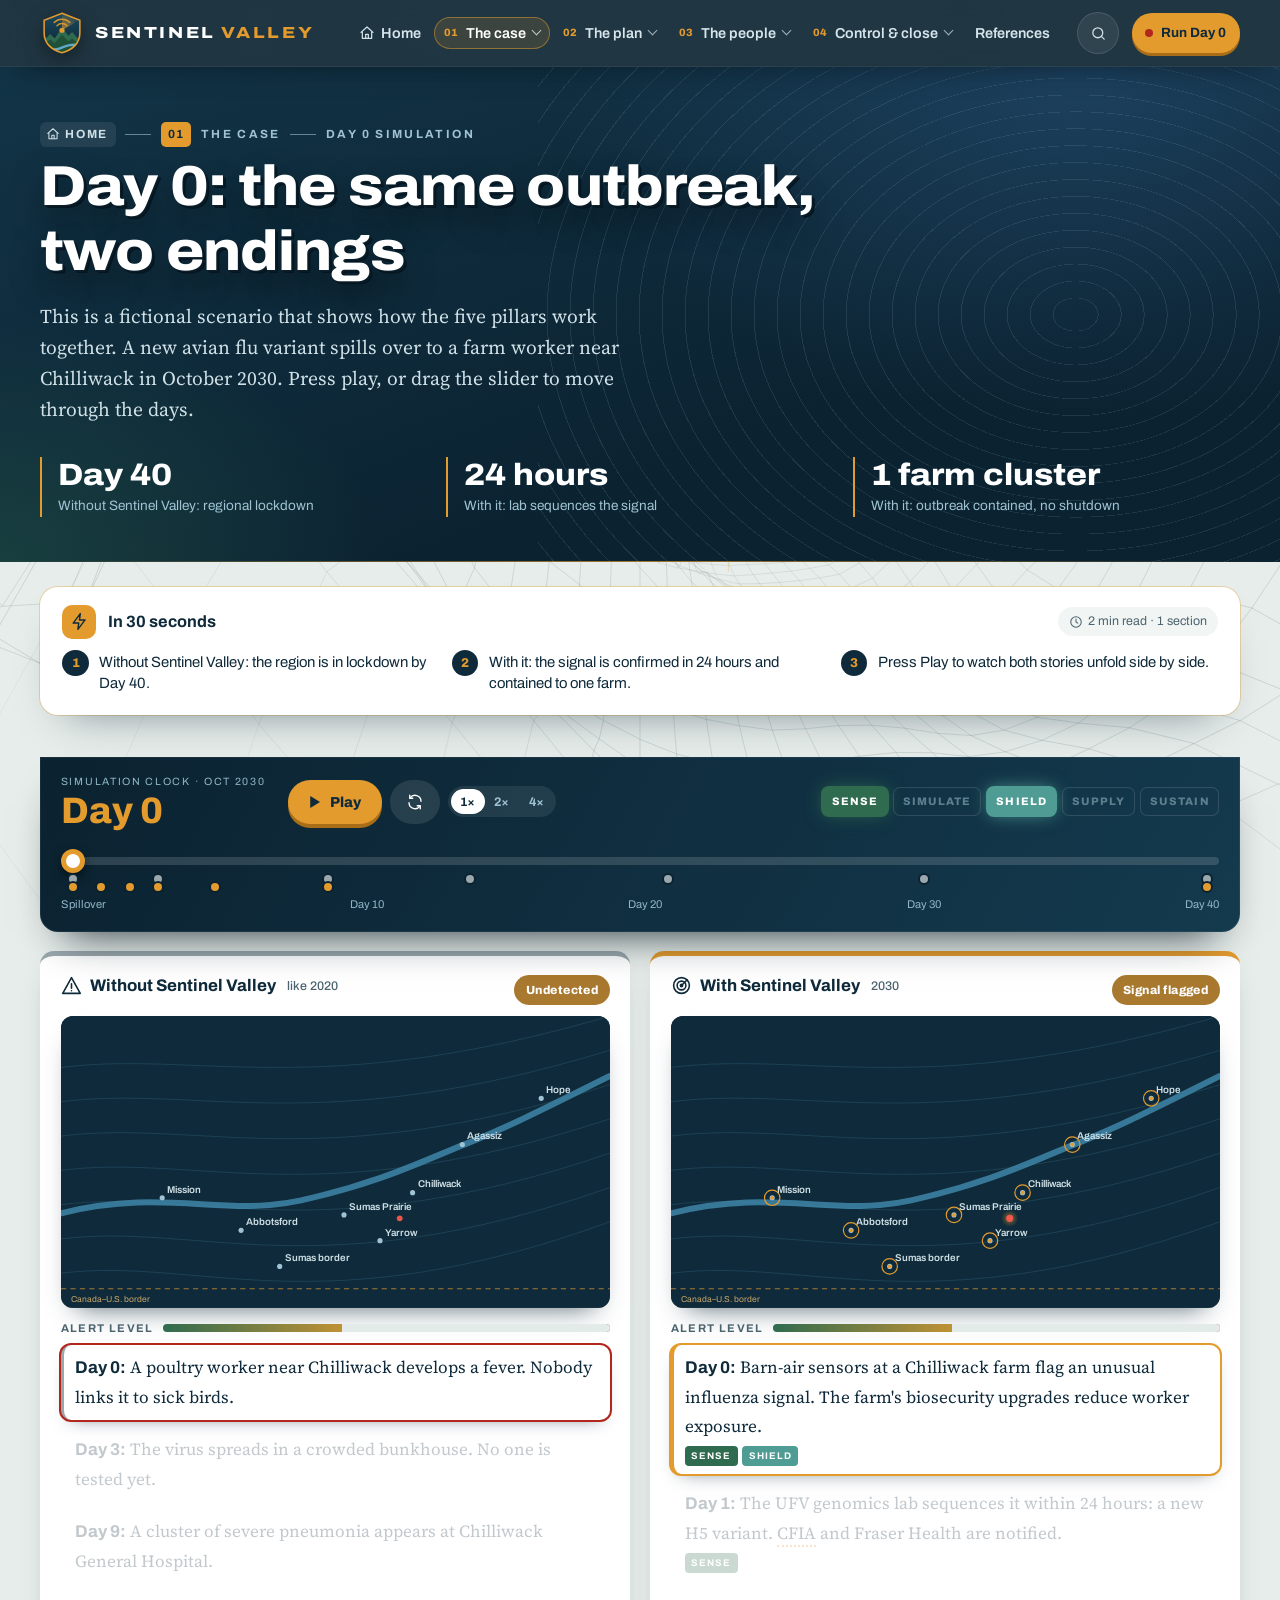
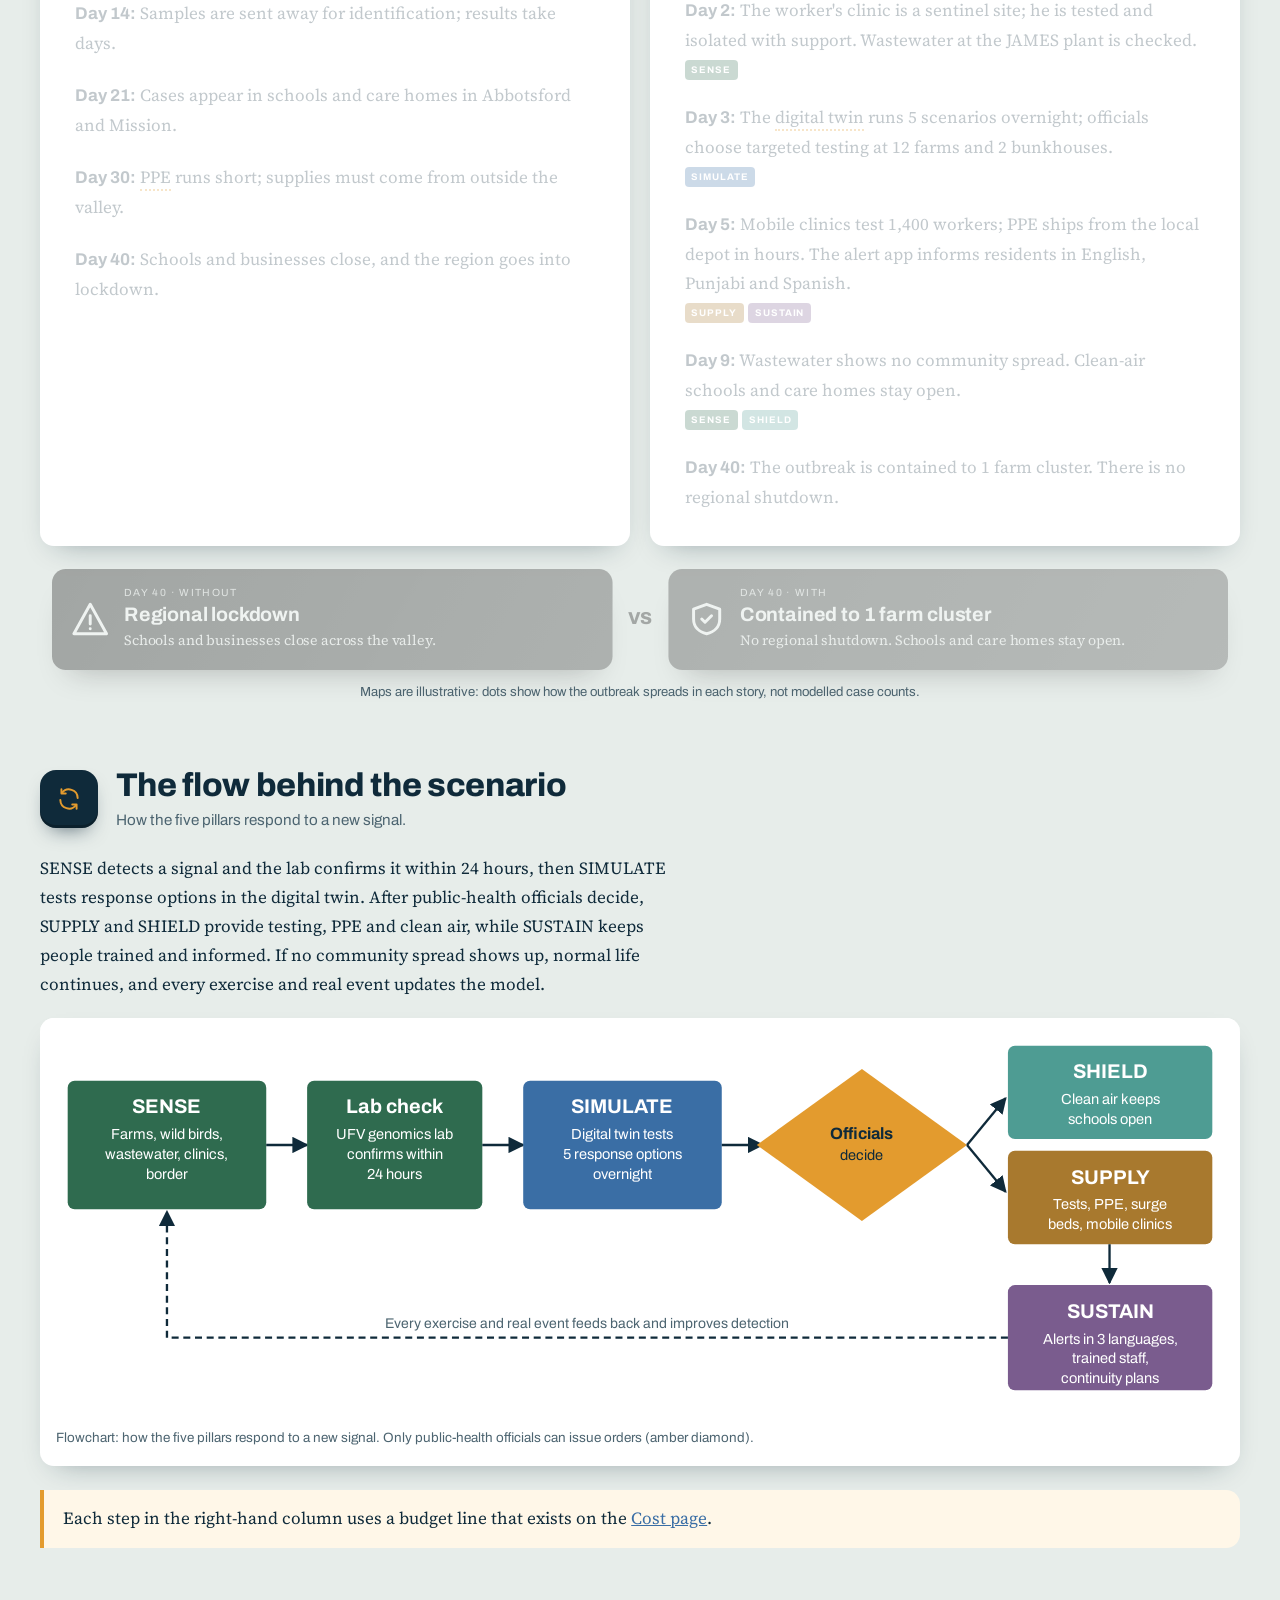
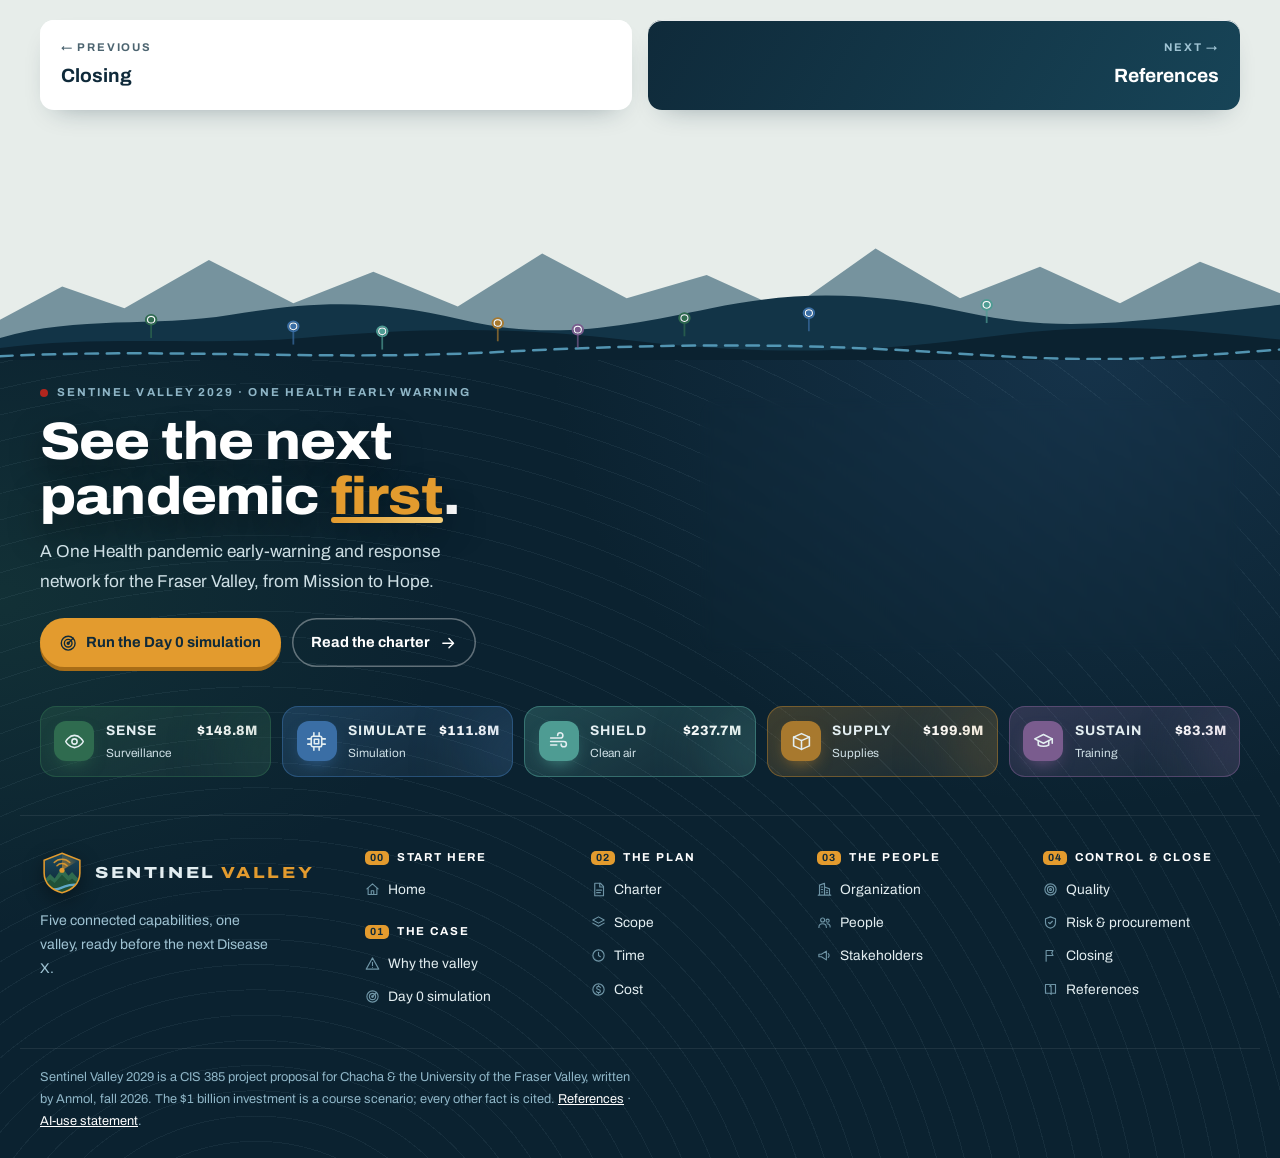
<file: simulation.html>
<!DOCTYPE html>
<html lang="en"><head><meta charset="utf-8"/><meta content="width=device-width,initial-scale=1" name="viewport"/>
<title>Day 0 | Sentinel Valley 2029</title><meta content="Interactive Day 0 outbreak simulation" name="description"/><meta name="theme-color" content="#0F2A3A"/>
<link rel="icon" href="favicon.svg" type="image/svg+xml"/>
<link href="https://fonts.googleapis.com" rel="preconnect"/><link crossorigin="" href="https://fonts.gstatic.com" rel="preconnect"/>
<link href="https://fonts.googleapis.com/css2?family=Archivo:wdth,wght@100..125,400..800&amp;family=Source+Serif+4:ital,opsz,wght@0,8..60,400;0,8..60,600;1,8..60,400&amp;display=swap" rel="stylesheet"/>
<link href="style.css?v=mwudbpvv" rel="stylesheet"/></head><body><a class="skip" href="#main">Skip to content</a>
<svg class="sprite" aria-hidden="true"><symbol id="i-home" viewBox="0 0 24 24"><path d="M3 11l9-8 9 8M5 10v10h14V10"/><path d="M10 20v-6h4v6"/></symbol><symbol id="i-radar" viewBox="0 0 24 24"><circle cx="12" cy="12" r="9"/><circle cx="12" cy="12" r="5"/><path d="M12 12L18.5 5.5"/><circle cx="12" cy="12" r="1.3" fill="currentColor"/></symbol><symbol id="i-virus" viewBox="0 0 24 24"><circle cx="12" cy="12" r="5"/><path d="M12 2v3M12 19v3M2 12h3M19 12h3M4.9 4.9L7 7M17 17l2.1 2.1M4.9 19.1L7 17M17 7l2.1-2.1"/></symbol><symbol id="i-bird" viewBox="0 0 24 24"><path d="M4 13c4 0 6-3 7-6 1 3 3 5 6 5l3-2-1 4c-1.5 4-5 6-9 5.5L4 13z"/><circle cx="16.5" cy="11" r=".6" fill="currentColor"/></symbol><symbol id="i-air" viewBox="0 0 24 24"><path d="M3 8h11a3 3 0 1 0-3-3M3 12h15a3 3 0 1 1-3 3M3 16h7"/></symbol><symbol id="i-box" viewBox="0 0 24 24"><path d="M3 7l9-4 9 4v10l-9 4-9-4z"/><path d="M3 7l9 4 9-4M12 11v10"/></symbol><symbol id="i-cap" viewBox="0 0 24 24"><path d="M2 9l10-5 10 5-10 5z"/><path d="M6 11v5c3 2 9 2 12 0v-5M22 9v5"/></symbol><symbol id="i-people" viewBox="0 0 24 24"><circle cx="9" cy="8" r="3.2"/><path d="M3 20c0-3.5 2.7-6 6-6s6 2.5 6 6"/><circle cx="17" cy="9" r="2.5"/><path d="M16 14c3 0 5 2 5 5"/></symbol><symbol id="i-shield" viewBox="0 0 24 24"><path d="M12 3l8 3v6c0 5-3.5 8-8 9-4.5-1-8-4-8-9V6z"/><path d="M9 12l2 2 4-4"/></symbol><symbol id="i-chart" viewBox="0 0 24 24"><path d="M4 20V4M4 20h16"/><path d="M8 16v-4M12 16V8M16 16v-6"/></symbol><symbol id="i-clock" viewBox="0 0 24 24"><circle cx="12" cy="12" r="9"/><path d="M12 7v5l3 2"/></symbol><symbol id="i-dollar" viewBox="0 0 24 24"><circle cx="12" cy="12" r="9"/><path d="M15 9c-.5-1.2-1.7-2-3-2-1.7 0-3 1-3 2.4C9 13 15 11 15 14.6 15 16 13.7 17 12 17c-1.4 0-2.6-.8-3-2M12 5.5V7M12 17v1.5"/></symbol><symbol id="i-check" viewBox="0 0 24 24"><path d="M5 12l5 5 9-10"/></symbol><symbol id="i-flag" viewBox="0 0 24 24"><path d="M5 21V4M5 4h11l-2 4 2 4H5"/></symbol><symbol id="i-alert" viewBox="0 0 24 24"><path d="M12 3l10 18H2z"/><path d="M12 10v5M12 18v.01"/></symbol><symbol id="i-water" viewBox="0 0 24 24"><path d="M2 16c2-2 4-2 6 0s4 2 6 0 4-2 6 0M2 20c2-2 4-2 6 0s4 2 6 0 4-2 6 0"/><path d="M12 3c2 3 3.5 4.6 3.5 6.5a3.5 3.5 0 0 1-7 0C8.5 7.6 10 6 12 3z"/></symbol><symbol id="i-lab" viewBox="0 0 24 24"><path d="M9 3h6M10 3v6L4 19a1.5 1.5 0 0 0 1.3 2h13.4A1.5 1.5 0 0 0 20 19l-6-10V3"/><path d="M7 15h10"/></symbol><symbol id="i-cpu" viewBox="0 0 24 24"><rect x="6" y="6" width="12" height="12" rx="2"/><rect x="9.5" y="9.5" width="5" height="5"/><path d="M9 2v4M15 2v4M9 18v4M15 18v4M2 9h4M2 15h4M18 9h4M18 15h4"/></symbol><symbol id="i-doc" viewBox="0 0 24 24"><path d="M6 2h9l5 5v15H6z"/><path d="M14 2v6h6M9 13h8M9 17h6"/></symbol><symbol id="i-hand" viewBox="0 0 24 24"><path d="M8 13l3-3 2 1 4-3 4 4-6 6-3-1-2 1-5-4z"/><path d="M2 11l4-4 4 2M2 11l3 3"/></symbol><symbol id="i-mega" viewBox="0 0 24 24"><path d="M3 10v4h4l8 5V5L7 10z"/><path d="M18 9a4 4 0 0 1 0 6"/></symbol><symbol id="i-target" viewBox="0 0 24 24"><circle cx="12" cy="12" r="9"/><circle cx="12" cy="12" r="5"/><circle cx="12" cy="12" r="1.5"/></symbol><symbol id="i-layers" viewBox="0 0 24 24"><path d="M12 3l9 5-9 5-9-5z"/><path d="M3 13l9 5 9-5"/></symbol><symbol id="i-cycle" viewBox="0 0 24 24"><path d="M20 11a8 8 0 0 0-14.5-4.5M4 13a8 8 0 0 0 14.5 4.5"/><path d="M5 3v4h4M19 21v-4h-4"/></symbol><symbol id="i-building" viewBox="0 0 24 24"><path d="M4 21V5l8-3v19M12 8l8 3v10M2 21h20"/><path d="M7 8h2M7 12h2M7 16h2M15 14h2M15 17h2"/></symbol><symbol id="i-key" viewBox="0 0 24 24"><circle cx="8" cy="12" r="4"/><path d="M12 12h9M18 12v3M21 12v2"/></symbol><symbol id="i-star" viewBox="0 0 24 24"><path d="M12 3l2.7 5.6 6.1.9-4.4 4.3 1 6.1L12 17l-5.4 2.9 1-6.1L3.2 9.5l6.1-.9z"/></symbol><symbol id="i-arrow" viewBox="0 0 24 24"><path d="M5 12h14M13 6l6 6-6 6"/></symbol><symbol id="i-calendar" viewBox="0 0 24 24"><rect x="3" y="5" width="18" height="16" rx="2"/><path d="M3 10h18M8 3v4M16 3v4"/></symbol><symbol id="i-truck" viewBox="0 0 24 24"><path d="M2 6h12v10H2zM14 10h4l3 3v3h-7"/><circle cx="6" cy="18" r="2"/><circle cx="17" cy="18" r="2"/></symbol><symbol id="i-lock" viewBox="0 0 24 24"><rect x="4" y="11" width="16" height="10" rx="2"/><path d="M8 11V7a4 4 0 0 1 8 0v4"/></symbol><symbol id="i-book" viewBox="0 0 24 24"><path d="M4 4h6a3 3 0 0 1 3 3v13a2 2 0 0 0-2-2H4zM20 4h-6a3 3 0 0 0-3 3"/><path d="M20 4v14h-7"/></symbol><symbol id="i-spark" viewBox="0 0 24 24"><path d="M12 3v4M12 17v4M3 12h4M17 12h4M6 6l2.5 2.5M15.5 15.5L18 18M6 18l2.5-2.5M15.5 8.5L18 6"/></symbol><symbol id="i-tool" viewBox="0 0 24 24"><path d="M14.5 6.5a4 4 0 0 0-5.3 5.3L3 18l3 3 6.2-6.2a4 4 0 0 0 5.3-5.3l-2.5 2.5-2.5-.5-.5-2.5z"/></symbol><symbol id="i-eye" viewBox="0 0 24 24"><path d="M2 12s3.5-7 10-7 10 7 10 7-3.5 7-10 7S2 12 2 12z"/><circle cx="12" cy="12" r="3"/></symbol><symbol id="i-globe" viewBox="0 0 24 24"><circle cx="12" cy="12" r="9"/><path d="M3 12h18M12 3c3 3.5 3 14.5 0 18M12 3c-3 3.5-3 14.5 0 18"/></symbol><symbol id="i-heart" viewBox="0 0 24 24"><path d="M12 20s-8-4.5-8-10.5A4.5 4.5 0 0 1 12 7a4.5 4.5 0 0 1 8 2.5C20 15.5 12 20 12 20z"/></symbol><symbol id="i-scale" viewBox="0 0 24 24"><path d="M12 3v18M5 21h14M4 8h16M7 8l-3 6a3 3 0 0 0 6 0zM17 8l-3 6a3 3 0 0 0 6 0z"/></symbol><symbol id="i-bolt" viewBox="0 0 24 24"><path d="M13 2L4 14h7l-1 8 9-12h-7z"/></symbol><symbol id="i-search" viewBox="0 0 24 24"><circle cx="11" cy="11" r="7"/><path d="M20 20l-4-4"/></symbol><symbol id="i-list" viewBox="0 0 24 24"><path d="M9 6h12M9 12h12M9 18h12"/><circle cx="4.5" cy="6" r="1" fill="currentColor"/><circle cx="4.5" cy="12" r="1" fill="currentColor"/><circle cx="4.5" cy="18" r="1" fill="currentColor"/></symbol><symbol id="i-text" viewBox="0 0 24 24"><path d="M3 19l5-14 5 14M5 14h6M15 19l3.5-9 3.5 9M16.2 16h4.6"/></symbol><symbol id="i-up" viewBox="0 0 24 24"><path d="M12 19V5M5 12l7-7 7 7"/></symbol><symbol id="i-info" viewBox="0 0 24 24"><circle cx="12" cy="12" r="9"/><path d="M12 11v6M12 7.5v.01"/></symbol><symbol id="i-enter" viewBox="0 0 24 24"><path d="M20 5v7a3 3 0 0 1-3 3H5M9 11l-4 4 4 4"/></symbol></svg>
<header class="site"><div class="bar"><a class="brand" href="index.html" aria-label="Sentinel Valley 2029, home"><svg class="mark" viewBox="0 0 48 48" aria-hidden="true"><defs><clipPath id="lgc"><path d="M24 2.5L43.5 10v14c0 11.5-8.6 18.8-19.5 21.5C13.1 42.8 4.5 35.5 4.5 24V10z"/></clipPath><linearGradient id="lgg" x1="0" y1="0" x2="0" y2="1"><stop offset="0" stop-color="#1C4A60"/><stop offset="1" stop-color="#0B2230"/></linearGradient><radialGradient id="lgs" cx="24" cy="21" r="20" gradientUnits="userSpaceOnUse"><stop offset="0" stop-color="#E39B2E" stop-opacity=".75"/><stop offset="1" stop-color="#E39B2E" stop-opacity="0"/></radialGradient></defs>
<path d="M24 2.5L43.5 10v14c0 11.5-8.6 18.8-19.5 21.5C13.1 42.8 4.5 35.5 4.5 24V10z" fill="url(#lgg)"/>
<g clip-path="url(#lgc)"><path class="sweep" d="M24 21L24 1A20 20 0 0 1 41.3 11z" fill="url(#lgs)"/>
<path d="M2 35l9-10 5 5 8-12 7 9 4-4 11 12v14H2z" fill="#2F6B4F"/><path d="M2 38l9-7 5 4 8-9 7 7 4-3 11 9v14H2z" fill="#1F5138"/>
<path d="M0 43c8-4 14 1 21-2s14-6 27-3" fill="none" stroke="#5FA8C8" stroke-width="2.6" stroke-linecap="round"/></g>
<path d="M18.5 16a7.5 7.5 0 0 1 11 0M15.5 12.5a12 12 0 0 1 17 0" fill="none" stroke="#E39B2E" stroke-width="1.6" stroke-linecap="round" opacity=".9"/>
<circle class="eye" cx="24" cy="21" r="2.8" fill="#E39B2E"/>
<path d="M24 2.5L43.5 10v14c0 11.5-8.6 18.8-19.5 21.5C13.1 42.8 4.5 35.5 4.5 24V10z" fill="none" stroke="#E39B2E" stroke-width="1.7"/></svg><span class="word"><b>SENTINEL<i>VALLEY</i></b><small>2029 · One Health early warning</small></span></a>
<button class="navtoggle" type="button" aria-label="Open menu" aria-expanded="false" aria-controls="mainnav"><i></i><i></i><i></i></button>
<nav aria-label="Main" class="main" id="mainnav"><ul><li><a class="solo homelink" href="index.html"><svg class="i"><use href="#i-home"/></svg>Home</a></li><li class="grp current"><button type="button" aria-expanded="false"><em>01</em>The case</button><div class="menu"><a href="why.html"><svg class="i"><use href="#i-alert"/></svg><b>Why the valley</b><span>Spillover risk, the cost of 2020, what works</span></a><a href="simulation.html" aria-current="page"><svg class="i"><use href="#i-radar"/></svg><b>Day 0 simulation</b><span>Replay a 2030 outbreak, twice</span></a></div></li><li class="grp"><button type="button" aria-expanded="false"><em>02</em>The plan</button><div class="menu"><a href="charter.html"><svg class="i"><use href="#i-doc"/></svg><b>Charter</b><span>Objectives, champion and sign-off</span></a><a href="scope.html"><svg class="i"><use href="#i-layers"/></svg><b>Scope</b><span>In and out of scope, 12 deliverables, WBS</span></a><a href="time.html"><svg class="i"><use href="#i-clock"/></svg><b>Time</b><span>Gantt chart, critical path, milestones</span></a><a href="cost.html"><svg class="i"><use href="#i-dollar"/></svg><b>Cost</b><span>Every dollar of $1B, earned value, ROI</span></a></div></li><li class="grp"><button type="button" aria-expanded="false"><em>03</em>The people</button><div class="menu"><a href="organization.html"><svg class="i"><use href="#i-building"/></svg><b>Organization</b><span>Three spheres, four frames, life cycles</span></a><a href="people.html"><svg class="i"><use href="#i-people"/></svg><b>People</b><span>Team, motivation and resource planning</span></a><a href="stakeholders.html"><svg class="i"><use href="#i-mega"/></svg><b>Stakeholders</b><span>Who is affected and how we communicate</span></a></div></li><li class="grp"><button type="button" aria-expanded="false"><em>04</em>Control &amp; close</button><div class="menu"><a href="quality.html"><svg class="i"><use href="#i-target"/></svg><b>Quality</b><span>Quality plan, testing, cost of quality</span></a><a href="risk.html"><svg class="i"><use href="#i-shield"/></svg><b>Risk &amp; procurement</b><span>SWOT, top 10 risks, contracts</span></a><a href="closing.html"><svg class="i"><use href="#i-flag"/></svg><b>Closing</b><span>Acceptance, handover, lessons learned</span></a></div></li><li><a class="solo" href="references.html">References</a></li></ul></nav>
<button class="hsearch" type="button" aria-label="Search the whole site (Ctrl K)"><svg class="i"><use href="#i-search"/></svg><span>Search</span><kbd>Ctrl K</kbd></button>
<a class="cta" href="simulation.html"><span class="dot"></span>Run Day 0</a></div><div class="progress" aria-hidden="true"><i></i></div></header>
<main id="main">
<section class="phero"><p class="eyebrow"><a class="crumb" href="index.html"><svg class="i"><use href="#i-home"/></svg>Home</a><i></i><span>01</span>The case<i></i>Day 0 simulation</p>
<h1>Day 0: the same outbreak, two endings</h1>
<p class="lede">This is a fictional scenario that shows how the five pillars work together. A new avian flu variant spills over to a farm worker near Chilliwack in October 2030. Press play, or drag the slider to move through the days.</p>
<div class="kpis"><div class="kpi"><b>Day 40</b><span>Without Sentinel Valley: regional lockdown</span></div><div class="kpi"><b>24 hours</b><span>With it: lab sequences the signal</span></div><div class="kpi"><b>1 farm cluster</b><span>With it: outbreak contained, no shutdown</span></div></div></section>
<aside class="tldr" aria-label="Key takeaways"><div class="tl-h"><span class="tl-ic"><svg class="i"><use href="#i-bolt"/></svg></span><b>In 30 seconds</b><span class="tl-meta"><svg class="i"><use href="#i-clock"/></svg>2 min read · 1 section</span></div><ol><li>Without Sentinel Valley: the region is in lockdown by Day 40.</li><li>With it: the signal is confirmed in 24 hours and contained to one farm.</li><li>Press Play to watch both stories unfold side by side.</li></ol></aside>

<section class="sec simdeck" style="margin-top:0" id="sim">
<div class="mc">
<div class="mc-top">
<div class="mc-day"><small>Simulation clock · Oct 2030</small><label class="daylabel" for="simday" id="daylabel">Day 0</label></div>
<div class="mc-btns"><button type="button" class="mcb play" id="simplay" aria-label="Play simulation"><svg class="i ip" viewBox="0 0 24 24"><path d="M7 4l13 8-13 8z" fill="currentColor" stroke="none"/></svg><svg class="i ipa" viewBox="0 0 24 24"><path d="M7 4h3.5v16H7zM13.5 4H17v16h-3.5z" fill="currentColor" stroke="none"/></svg><span>Play</span></button>
<button type="button" class="mcb" id="simreset" aria-label="Reset to Day 0"><svg class="i"><use href="#i-cycle"/></svg></button>
<div class="mc-speed" role="group" aria-label="Playback speed"><button type="button" data-sp="1" aria-pressed="true">1×</button><button type="button" data-sp="2" aria-pressed="false">2×</button><button type="button" data-sp="4" aria-pressed="false">4×</button></div></div>
<div class="mc-pillars" aria-label="Pillars activated"><span data-on="0" style="--c:var(--sense)">SENSE</span><span data-on="3" style="--c:var(--simulate)">SIMULATE</span><span data-on="0" style="--c:var(--shield)">SHIELD</span><span data-on="5" style="--c:var(--supply)">SUPPLY</span><span data-on="5" style="--c:var(--sustain)">SUSTAIN</span></div></div>
<div class="mc-track"><input aria-describedby="daylabel" id="simday" max="40" min="0" step="1" type="range" value="0"/><div class="mc-ticks" id="simticks"></div>
<div class="mc-scale"><span>Spillover</span><span>Day 10</span><span>Day 20</span><span>Day 30</span><span>Day 40</span></div></div>
</div>

<div class="sim">
<div class="lane then"><div class="lane-h"><h3><svg class="i"><use href="#i-alert"/></svg>Without Sentinel Valley <small>like 2020</small></h3><span class="status" id="st-then">Undetected</span></div>
<div class="vmap" data-lane="then" role="img" aria-label="Illustrative map: without Sentinel Valley the outbreak spreads from Chilliwack across the valley"></div>
<div class="meter"><span>Alert level</span><i id="mt-then"></i></div>
<ol><li data-d="0"><span class="day">Day 0:</span> A poultry worker near Chilliwack develops a fever. Nobody links it to sick birds.</li><li data-d="3"><span class="day">Day 3:</span> The virus spreads in a crowded bunkhouse. No one is tested yet.</li><li data-d="9"><span class="day">Day 9:</span> A cluster of severe pneumonia appears at Chilliwack General Hospital.</li><li data-d="14"><span class="day">Day 14:</span> Samples are sent away for identification; results take days.</li><li data-d="21"><span class="day">Day 21:</span> Cases appear in schools and care homes in Abbotsford and Mission.</li><li data-d="30"><span class="day">Day 30:</span> PPE runs short; supplies must come from outside the valley.</li><li data-d="40"><span class="day">Day 40:</span> Schools and businesses close, and the region goes into
lockdown.</li></ol></div>
<div class="lane now"><div class="lane-h"><h3><svg class="i"><use href="#i-radar"/></svg>With Sentinel Valley <small>2030</small></h3><span class="status" id="st-now">Signal flagged</span></div>
<div class="vmap" data-lane="now" role="img" aria-label="Illustrative map: with Sentinel Valley the outbreak is detected at one farm and contained"></div>
<div class="meter"><span>Alert level</span><i id="mt-now"></i></div>
<ol><li data-d="0"><span class="day">Day 0:</span> Barn-air sensors at a Chilliwack farm flag an unusual influenza signal. The farm's biosecurity upgrades reduce worker exposure.<span class="ptags"><b style="--c:var(--sense)">SENSE</b><b style="--c:var(--shield)">SHIELD</b></span></li><li data-d="1"><span class="day">Day 1:</span> The UFV genomics lab sequences it within 24 hours: a new H5 variant. CFIA and Fraser Health are notified.<span class="ptags"><b style="--c:var(--sense)">SENSE</b></span></li><li data-d="2"><span class="day">Day 2:</span> The worker's clinic is a sentinel site; he is tested and isolated with support. Wastewater at the JAMES plant is checked.<span class="ptags"><b style="--c:var(--sense)">SENSE</b></span></li><li data-d="3"><span class="day">Day 3:</span> The digital twin runs 5 scenarios overnight; officials choose targeted testing at 12 farms and 2 bunkhouses.<span class="ptags"><b style="--c:var(--simulate)">SIMULATE</b></span></li><li data-d="5"><span class="day">Day 5:</span> Mobile clinics test 1,400 workers; PPE ships from the local
depot in hours. The alert app informs residents in English, Punjabi and
Spanish.<span class="ptags"><b style="--c:var(--supply)">SUPPLY</b><b style="--c:var(--sustain)">SUSTAIN</b></span></li><li data-d="9"><span class="day">Day 9:</span> Wastewater shows no community spread. Clean-air schools and care homes stay open.<span class="ptags"><b style="--c:var(--sense)">SENSE</b><b style="--c:var(--shield)">SHIELD</b></span></li><li data-d="40"><span class="day">Day 40:</span> The outbreak is contained to 1 farm cluster. There is no
regional shutdown.</li></ol></div></div>

<div class="outcome" id="outcome" aria-live="polite">
<div class="oc bad"><svg class="i"><use href="#i-alert"/></svg><div><small>Day 40 · without</small><b>Regional lockdown</b><span>Schools and businesses close across the valley.</span></div></div>
<div class="oc vs">VS</div>
<div class="oc good"><svg class="i"><use href="#i-shield"/></svg><div><small>Day 40 · with</small><b>Contained to 1 farm cluster</b><span>No regional shutdown. Schools and care homes stay open.</span></div></div></div>
<p class="muted" style="font-family:var(--display);font-size:.82rem;text-align:center">Maps are illustrative: dots show how the outbreak spreads in each story, not modelled case counts.</p>
</section>

<section data-toc="The flow behind the scenario" id="the-flow-behind-the-scenario" class="sec">
<div class="sec-head"><div class="num"><svg class="i"><use href="#i-cycle"/></svg></div><h2>The flow behind the scenario</h2><p>How the five pillars respond to a new signal.</p></div>
<div class="prose"><p>SENSE detects a signal and the lab confirms it within 24 hours, then
SIMULATE tests response options in the digital twin. After public-health
officials decide, SUPPLY and SHIELD provide testing, PPE and clean air,
while SUSTAIN keeps people trained and informed. If no community spread
shows up, normal life continues, and every exercise and real event
updates the model.</p></div>
<figure class="figbox flowchart"><svg aria-labelledby="fct fcd" role="img" style="width:100%;min-width:720px;height:auto;font-family:var(--display)" viewbox="0 0 1000 330">
<title id="fct">Sentinel Valley response flowchart</title><desc id="fcd">SENSE detects a signal, the lab confirms it, SIMULATE tests options, public-health officials decide, then SHIELD and SUPPLY act and SUSTAIN keeps people informed; results feed back into SENSE.</desc>
<defs><marker id="ah" markerheight="7" markerwidth="7" orient="auto" refx="9" refy="5" viewbox="0 0 10 10"><path d="M0 0L10 5L0 10z" fill="#0F2A3A"></path></marker></defs>
<g><rect fill="#2F6B4F" height="110" rx="6" width="170" x="10" y="40"></rect><text fill="#fff" font-size="17" font-weight="700" text-anchor="middle" x="95.0" y="68">SENSE</text><text fill="#fff" font-size="12.5" text-anchor="middle" x="95.0" y="90">Farms, wild birds,</text><text fill="#fff" font-size="12.5" text-anchor="middle" x="95.0" y="107">wastewater, clinics,</text><text fill="#fff" font-size="12.5" text-anchor="middle" x="95.0" y="124">border</text></g>
<line marker-end="url(#ah)" stroke="#0F2A3A" stroke-width="2" x1="180" x2="215" y1="95" y2="95"></line>
<g><rect fill="#2F6B4F" height="110" rx="6" width="150" x="215" y="40"></rect><text fill="#fff" font-size="17" font-weight="700" text-anchor="middle" x="290.0" y="68">Lab check</text><text fill="#fff" font-size="12.5" text-anchor="middle" x="290.0" y="90">UFV genomics lab</text><text fill="#fff" font-size="12.5" text-anchor="middle" x="290.0" y="107">confirms within</text><text fill="#fff" font-size="12.5" text-anchor="middle" x="290.0" y="124">24 hours</text></g>
<line marker-end="url(#ah)" stroke="#0F2A3A" stroke-width="2" x1="365" x2="400" y1="95" y2="95"></line>
<g><rect fill="#3A6EA5" height="110" rx="6" width="170" x="400" y="40"></rect><text fill="#fff" font-size="17" font-weight="700" text-anchor="middle" x="485.0" y="68">SIMULATE</text><text fill="#fff" font-size="12.5" text-anchor="middle" x="485.0" y="90">Digital twin tests</text><text fill="#fff" font-size="12.5" text-anchor="middle" x="485.0" y="107">5 response options</text><text fill="#fff" font-size="12.5" text-anchor="middle" x="485.0" y="124">overnight</text></g>
<line marker-end="url(#ah)" stroke="#0F2A3A" stroke-width="2" x1="570" x2="605" y1="95" y2="95"></line>
<g><polygon fill="#E39B2E" points="690,30 780,95 690,160 600,95"></polygon><text fill="#0F2A3A" font-size="14" font-weight="700" text-anchor="middle" x="690" y="90">Officials</text><text fill="#0F2A3A" font-size="12.5" text-anchor="middle" x="690" y="108">decide</text></g>
<line x1="780" y1="95" x2="813" y2="55" stroke="#0F2A3A" stroke-width="2" marker-end="url(#ah)"></line><line x1="780" y1="95" x2="813" y2="135" stroke="#0F2A3A" stroke-width="2" marker-end="url(#ah)"></line>
<g><rect fill="#4E9C93" height="80" rx="6" width="175" x="815" y="10"></rect><text fill="#fff" font-size="17" font-weight="700" text-anchor="middle" x="902.5" y="38">SHIELD</text><text fill="#fff" font-size="12.5" text-anchor="middle" x="902.5" y="60">Clean air keeps</text><text fill="#fff" font-size="12.5" text-anchor="middle" x="902.5" y="77">schools open</text></g>
<g><rect fill="#A8792E" height="80" rx="6" width="175" x="815" y="100"></rect><text fill="#fff" font-size="17" font-weight="700" text-anchor="middle" x="902.5" y="128">SUPPLY</text><text fill="#fff" font-size="12.5" text-anchor="middle" x="902.5" y="150">Tests, PPE, surge</text><text fill="#fff" font-size="12.5" text-anchor="middle" x="902.5" y="167">beds, mobile clinics</text></g>
<g><rect fill="#7A5C8E" height="90" rx="6" width="175" x="815" y="215"></rect><text fill="#fff" font-size="17" font-weight="700" text-anchor="middle" x="902.5" y="243">SUSTAIN</text><text fill="#fff" font-size="12.5" text-anchor="middle" x="902.5" y="265">Alerts in 3 languages,</text><text fill="#fff" font-size="12.5" text-anchor="middle" x="902.5" y="282">trained staff,</text><text fill="#fff" font-size="12.5" text-anchor="middle" x="902.5" y="299">continuity plans</text></g>
<line marker-end="url(#ah)" stroke="#0F2A3A" stroke-width="2" x1="902" x2="902" y1="180" y2="213"></line>
<path d="M815 260 H95 V152" fill="none" marker-end="url(#ah)" stroke="#0F2A3A" stroke-dasharray="6 4" stroke-width="2"></path>
<text fill="#4C6470" font-size="12" text-anchor="middle" x="455" y="252">Every exercise and real event feeds back and improves detection</text>
</svg><figcaption>Flowchart: how the five pillars respond to a new signal. Only public-health officials can issue orders (amber diamond).</figcaption></figure>
<div class="note">Each step in the right-hand column uses a budget line that exists on the <a href="cost.html">Cost page</a>.</div>
</section>
<nav class="pager" aria-label="Previous and next page"><a class="prev" href="closing.html"><small>← Previous</small><b>Closing</b></a><a class="next" href="references.html"><small>Next →</small><b>References</b></a></nav>
</main>
<footer class="site"><div class="f-sky" aria-hidden="true"><svg viewBox="0 0 1440 170" preserveAspectRatio="none">
<path class="r1" d="M0 118 L70 78 L140 104 L235 46 L330 98 L420 60 L515 102 L610 38 L705 92 L795 64 L885 108 L985 32 L1080 92 L1170 54 L1260 98 L1350 48 L1440 86 V170 H0Z"/>
<path class="r2" d="M0 140 C90 112 170 128 260 112 S420 92 520 118 S700 126 800 104 S980 84 1090 110 S1290 118 1440 100 V170 H0Z"/>
<path class="r3" d="M0 152 C120 136 230 150 340 140 S560 124 700 142 S960 160 1100 140 S1320 128 1440 142 V170 H0Z"/>
<path class="river" d="M0 162 C200 152 360 168 560 157 S900 146 1080 159 S1320 163 1440 154"/><g class="bcn" style="--c:var(--sense);--d:0s"><line x1="170" y1="140" x2="170" y2="118"/><circle class="ring" cx="170" cy="118" r="6"/><circle class="dot" cx="170" cy="118" r="4"/><title>Mission</title></g><g class="bcn" style="--c:var(--simulate);--d:0.45s"><line x1="330" y1="148" x2="330" y2="126"/><circle class="ring" cx="330" cy="126" r="6"/><circle class="dot" cx="330" cy="126" r="4"/><title>Abbotsford</title></g><g class="bcn" style="--c:var(--shield);--d:0.9s"><line x1="430" y1="154" x2="430" y2="132"/><circle class="ring" cx="430" cy="132" r="6"/><circle class="dot" cx="430" cy="132" r="4"/><title>Sumas border</title></g><g class="bcn" style="--c:var(--supply);--d:1.35s"><line x1="560" y1="144" x2="560" y2="122"/><circle class="ring" cx="560" cy="122" r="6"/><circle class="dot" cx="560" cy="122" r="4"/><title>Sumas Prairie</title></g><g class="bcn" style="--c:var(--sustain);--d:1.8s"><line x1="650" y1="152" x2="650" y2="130"/><circle class="ring" cx="650" cy="130" r="6"/><circle class="dot" cx="650" cy="130" r="4"/><title>Yarrow</title></g><g class="bcn" style="--c:var(--sense);--d:2.25s"><line x1="770" y1="138" x2="770" y2="116"/><circle class="ring" cx="770" cy="116" r="6"/><circle class="dot" cx="770" cy="116" r="4"/><title>Chilliwack</title></g><g class="bcn" style="--c:var(--simulate);--d:2.7s"><line x1="910" y1="132" x2="910" y2="110"/><circle class="ring" cx="910" cy="110" r="6"/><circle class="dot" cx="910" cy="110" r="4"/><title>Agassiz</title></g><g class="bcn" style="--c:var(--shield);--d:3.15s"><line x1="1110" y1="122" x2="1110" y2="100"/><circle class="ring" cx="1110" cy="100" r="6"/><circle class="dot" cx="1110" cy="100" r="4"/><title>Hope</title></g></svg></div><div class="f-body">
<div class="f-hero"><div class="f-pitch"><p class="f-kicker"><span class="pulse"></span>Sentinel Valley 2029 · One Health early warning</p>
<h2>See the next pandemic <em>first</em>.</h2>
<p>A One Health pandemic early-warning and response network for the Fraser Valley, from Mission to Hope.</p>
<div class="f-cta"><a class="btn pri" href="simulation.html"><svg class="i"><use href="#i-radar"/></svg>Run the Day 0 simulation</a><a class="btn ghost" href="charter.html">Read the charter <svg class="i"><use href="#i-arrow"/></svg></a></div></div>
<div class="f-count" style="--gl:91.67%"><p class="f-kicker">Mission clock <span class="f-state">Proposal stage</span></p>
<div class="f-nums"><div data-k="start"><b>41</b><small>days to project start</small></div><div data-k="live"><b>1,042</b><small>days to go-live</small></div><div data-k="close"><b>1,133</b><small>days to formal close</small></div></div>
<div class="f-line" role="img" aria-label="Project timeline from January 4, 2027 to December 31, 2029"><i class="f-prog"></i><span class="m s"><em>Start</em>Jan 4, 2027</span><span class="m g"><em>Go-live</em>Oct 1, 2029</span><span class="m c"><em>Close</em>Dec 31, 2029</span></div></div></div>
<nav class="f-pillars" aria-label="The five pillars"><a class="f-pill" href="index.html#five-connected-capabilities-the-5s" style="--c:var(--sense)"><span class="f-pic"><svg class="i"><use href="#i-eye"/></svg></span><b>SENSE</b><small>Surveillance</small><em>$148.8M</em></a><a class="f-pill" href="index.html#five-connected-capabilities-the-5s" style="--c:var(--simulate)"><span class="f-pic"><svg class="i"><use href="#i-cpu"/></svg></span><b>SIMULATE</b><small>Simulation</small><em>$111.8M</em></a><a class="f-pill" href="index.html#five-connected-capabilities-the-5s" style="--c:var(--shield)"><span class="f-pic"><svg class="i"><use href="#i-air"/></svg></span><b>SHIELD</b><small>Clean air</small><em>$237.7M</em></a><a class="f-pill" href="index.html#five-connected-capabilities-the-5s" style="--c:var(--supply)"><span class="f-pic"><svg class="i"><use href="#i-box"/></svg></span><b>SUPPLY</b><small>Supplies</small><em>$199.9M</em></a><a class="f-pill" href="index.html#five-connected-capabilities-the-5s" style="--c:var(--sustain)"><span class="f-pic"><svg class="i"><use href="#i-cap"/></svg></span><b>SUSTAIN</b><small>Training</small><em>$83.3M</em></a></nav>
<div class="fwrap"><div class="f-brand"><a class="brand" href="index.html" aria-label="Sentinel Valley 2029, home"><svg class="mark" viewBox="0 0 48 48" aria-hidden="true"><defs><clipPath id="lfc"><path d="M24 2.5L43.5 10v14c0 11.5-8.6 18.8-19.5 21.5C13.1 42.8 4.5 35.5 4.5 24V10z"/></clipPath><linearGradient id="lfg" x1="0" y1="0" x2="0" y2="1"><stop offset="0" stop-color="#1C4A60"/><stop offset="1" stop-color="#0B2230"/></linearGradient><radialGradient id="lfs" cx="24" cy="21" r="20" gradientUnits="userSpaceOnUse"><stop offset="0" stop-color="#E39B2E" stop-opacity=".75"/><stop offset="1" stop-color="#E39B2E" stop-opacity="0"/></radialGradient></defs>
<path d="M24 2.5L43.5 10v14c0 11.5-8.6 18.8-19.5 21.5C13.1 42.8 4.5 35.5 4.5 24V10z" fill="url(#lfg)"/>
<g clip-path="url(#lfc)"><path class="sweep" d="M24 21L24 1A20 20 0 0 1 41.3 11z" fill="url(#lfs)"/>
<path d="M2 35l9-10 5 5 8-12 7 9 4-4 11 12v14H2z" fill="#2F6B4F"/><path d="M2 38l9-7 5 4 8-9 7 7 4-3 11 9v14H2z" fill="#1F5138"/>
<path d="M0 43c8-4 14 1 21-2s14-6 27-3" fill="none" stroke="#5FA8C8" stroke-width="2.6" stroke-linecap="round"/></g>
<path d="M18.5 16a7.5 7.5 0 0 1 11 0M15.5 12.5a12 12 0 0 1 17 0" fill="none" stroke="#E39B2E" stroke-width="1.6" stroke-linecap="round" opacity=".9"/>
<circle class="eye" cx="24" cy="21" r="2.8" fill="#E39B2E"/>
<path d="M24 2.5L43.5 10v14c0 11.5-8.6 18.8-19.5 21.5C13.1 42.8 4.5 35.5 4.5 24V10z" fill="none" stroke="#E39B2E" stroke-width="1.7"/></svg><span class="word"><b>SENTINEL<i>VALLEY</i></b><small>2029 · One Health early warning</small></span></a><p>Five connected capabilities, one valley, ready before the next Disease X.</p></div>
<div><h4><span>00</span>Start here</h4><ul><li><a href="index.html"><svg class="i"><use href="#i-home"/></svg>Home</a></li></ul><h4><span>01</span>The case</h4><ul><li><a href="why.html"><svg class="i"><use href="#i-alert"/></svg>Why the valley</a></li><li><a href="simulation.html"><svg class="i"><use href="#i-radar"/></svg>Day 0 simulation</a></li></ul></div>
<div><h4><span>02</span>The plan</h4><ul><li><a href="charter.html"><svg class="i"><use href="#i-doc"/></svg>Charter</a></li><li><a href="scope.html"><svg class="i"><use href="#i-layers"/></svg>Scope</a></li><li><a href="time.html"><svg class="i"><use href="#i-clock"/></svg>Time</a></li><li><a href="cost.html"><svg class="i"><use href="#i-dollar"/></svg>Cost</a></li></ul></div>
<div><h4><span>03</span>The people</h4><ul><li><a href="organization.html"><svg class="i"><use href="#i-building"/></svg>Organization</a></li><li><a href="people.html"><svg class="i"><use href="#i-people"/></svg>People</a></li><li><a href="stakeholders.html"><svg class="i"><use href="#i-mega"/></svg>Stakeholders</a></li></ul></div>
<div><h4><span>04</span>Control &amp; close</h4><ul><li><a href="quality.html"><svg class="i"><use href="#i-target"/></svg>Quality</a></li><li><a href="risk.html"><svg class="i"><use href="#i-shield"/></svg>Risk &amp; procurement</a></li><li><a href="closing.html"><svg class="i"><use href="#i-flag"/></svg>Closing</a></li><li><a href="references.html"><svg class="i"><use href="#i-book"/></svg>References</a></li></ul></div></div>
<div class="fine"><p>Sentinel Valley 2029 is a CIS 385 project proposal for Chacha &amp; the University of the Fraser Valley, written by Anmol, fall 2026. The $1 billion investment is a course scenario; every other fact is cited. <a href="references.html">References</a> · <a href="references.html#ai-use">AI-use statement</a>.</p></div></div></footer>
<script src="budget.js?v=mwudbpvv"></script><script src="app.js?v=mwudbpvv"></script></body></html>
</file>
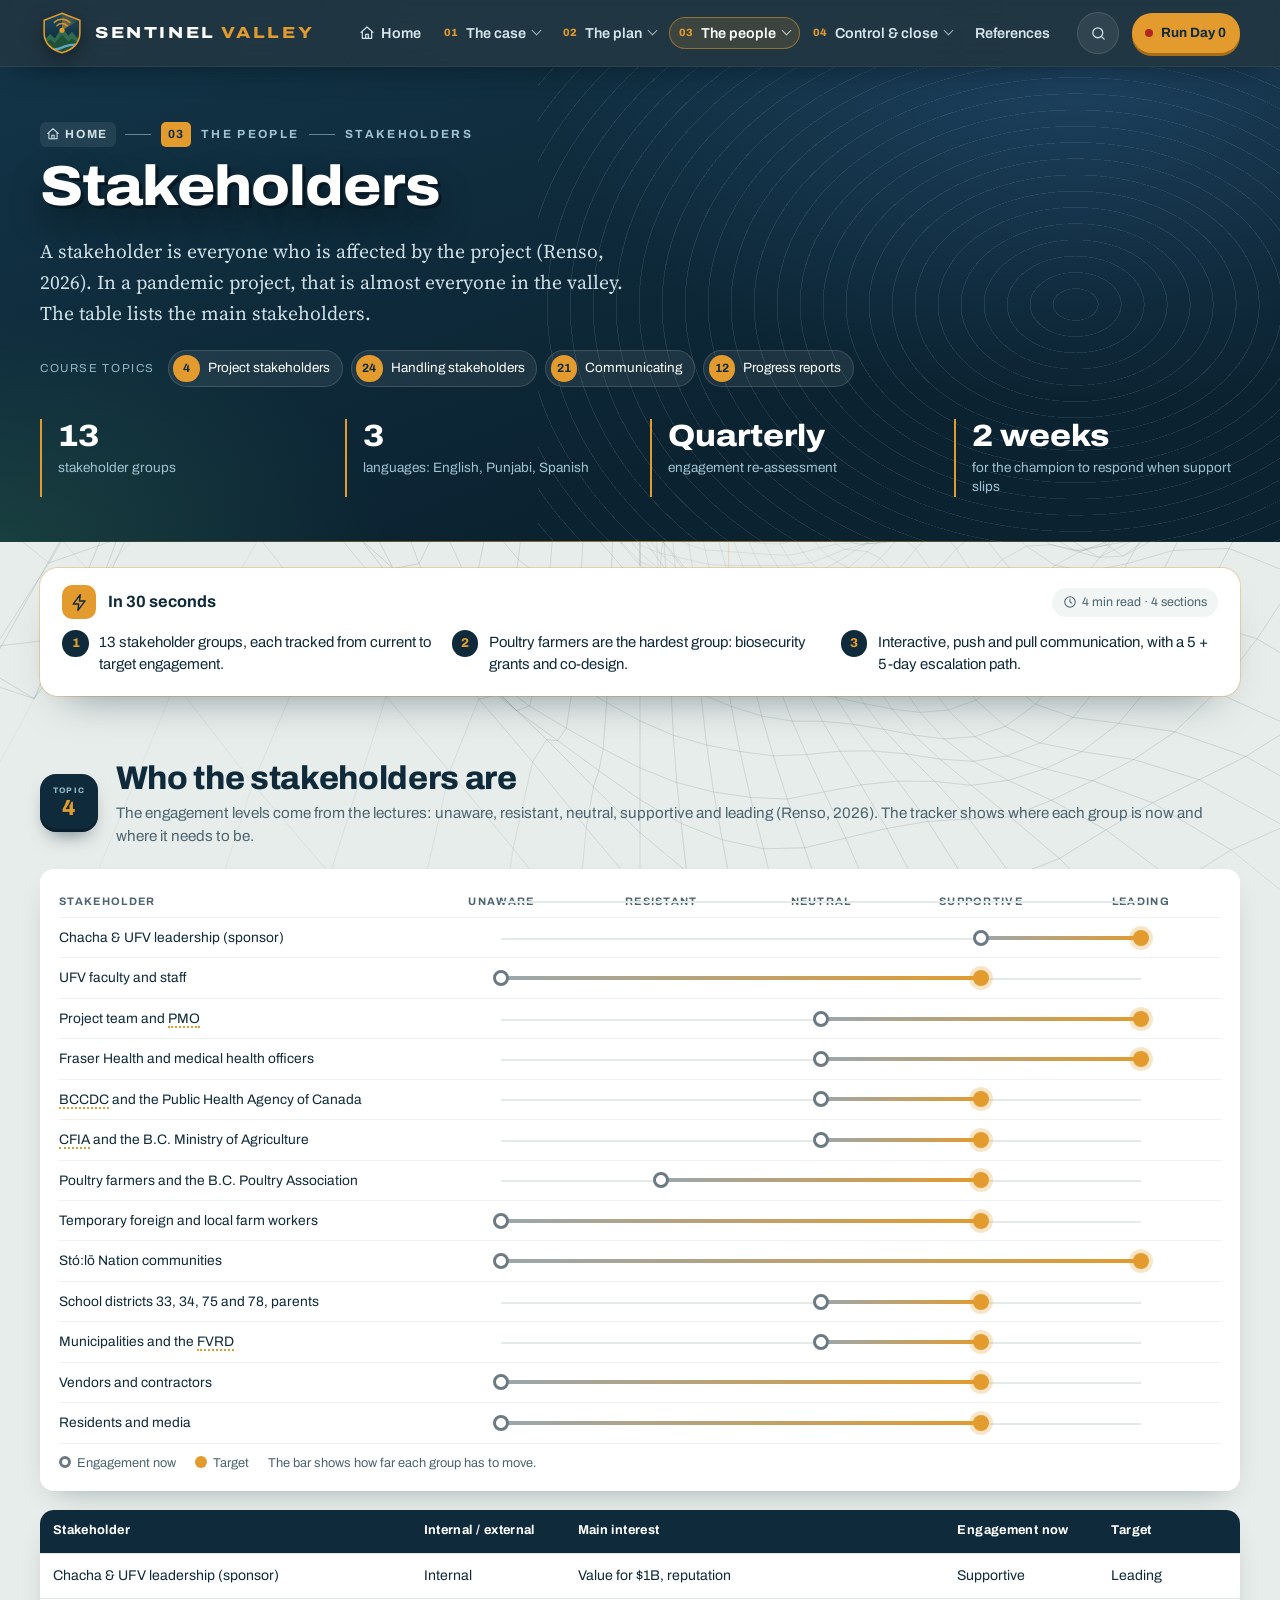
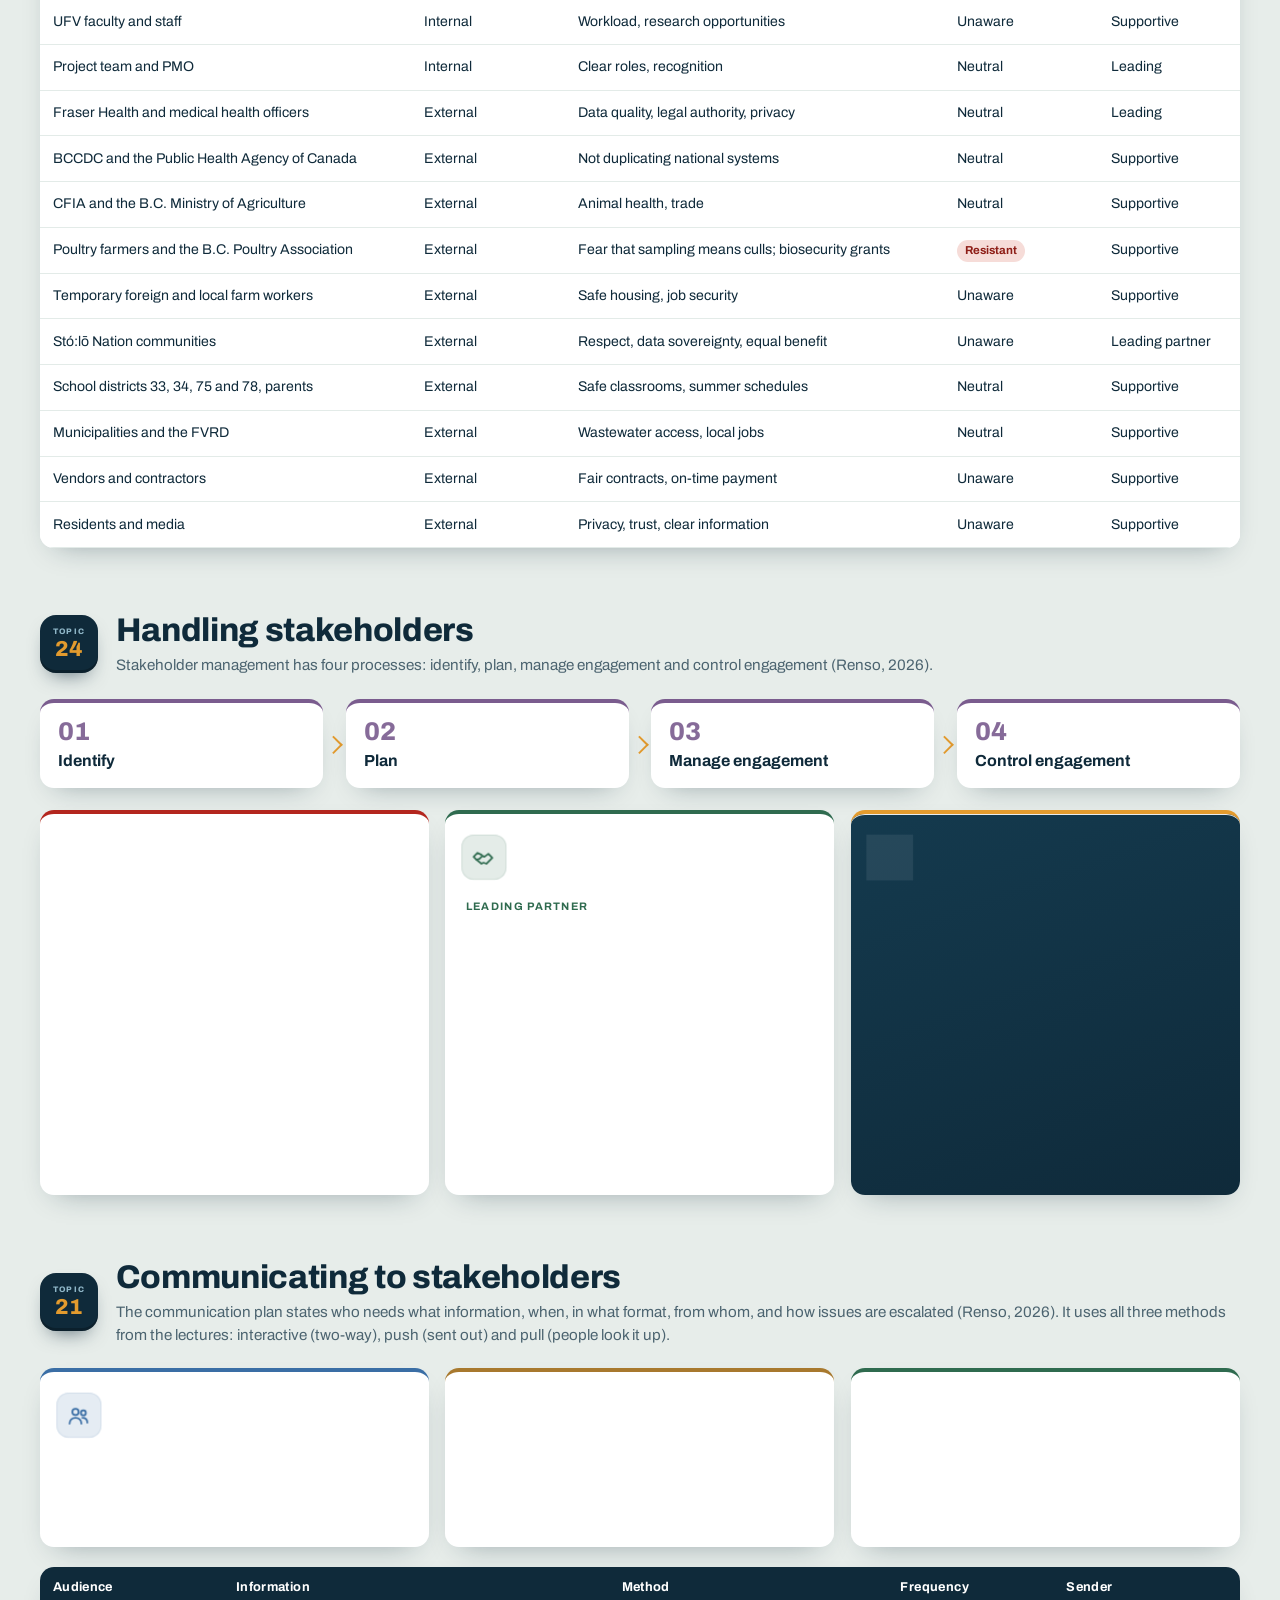
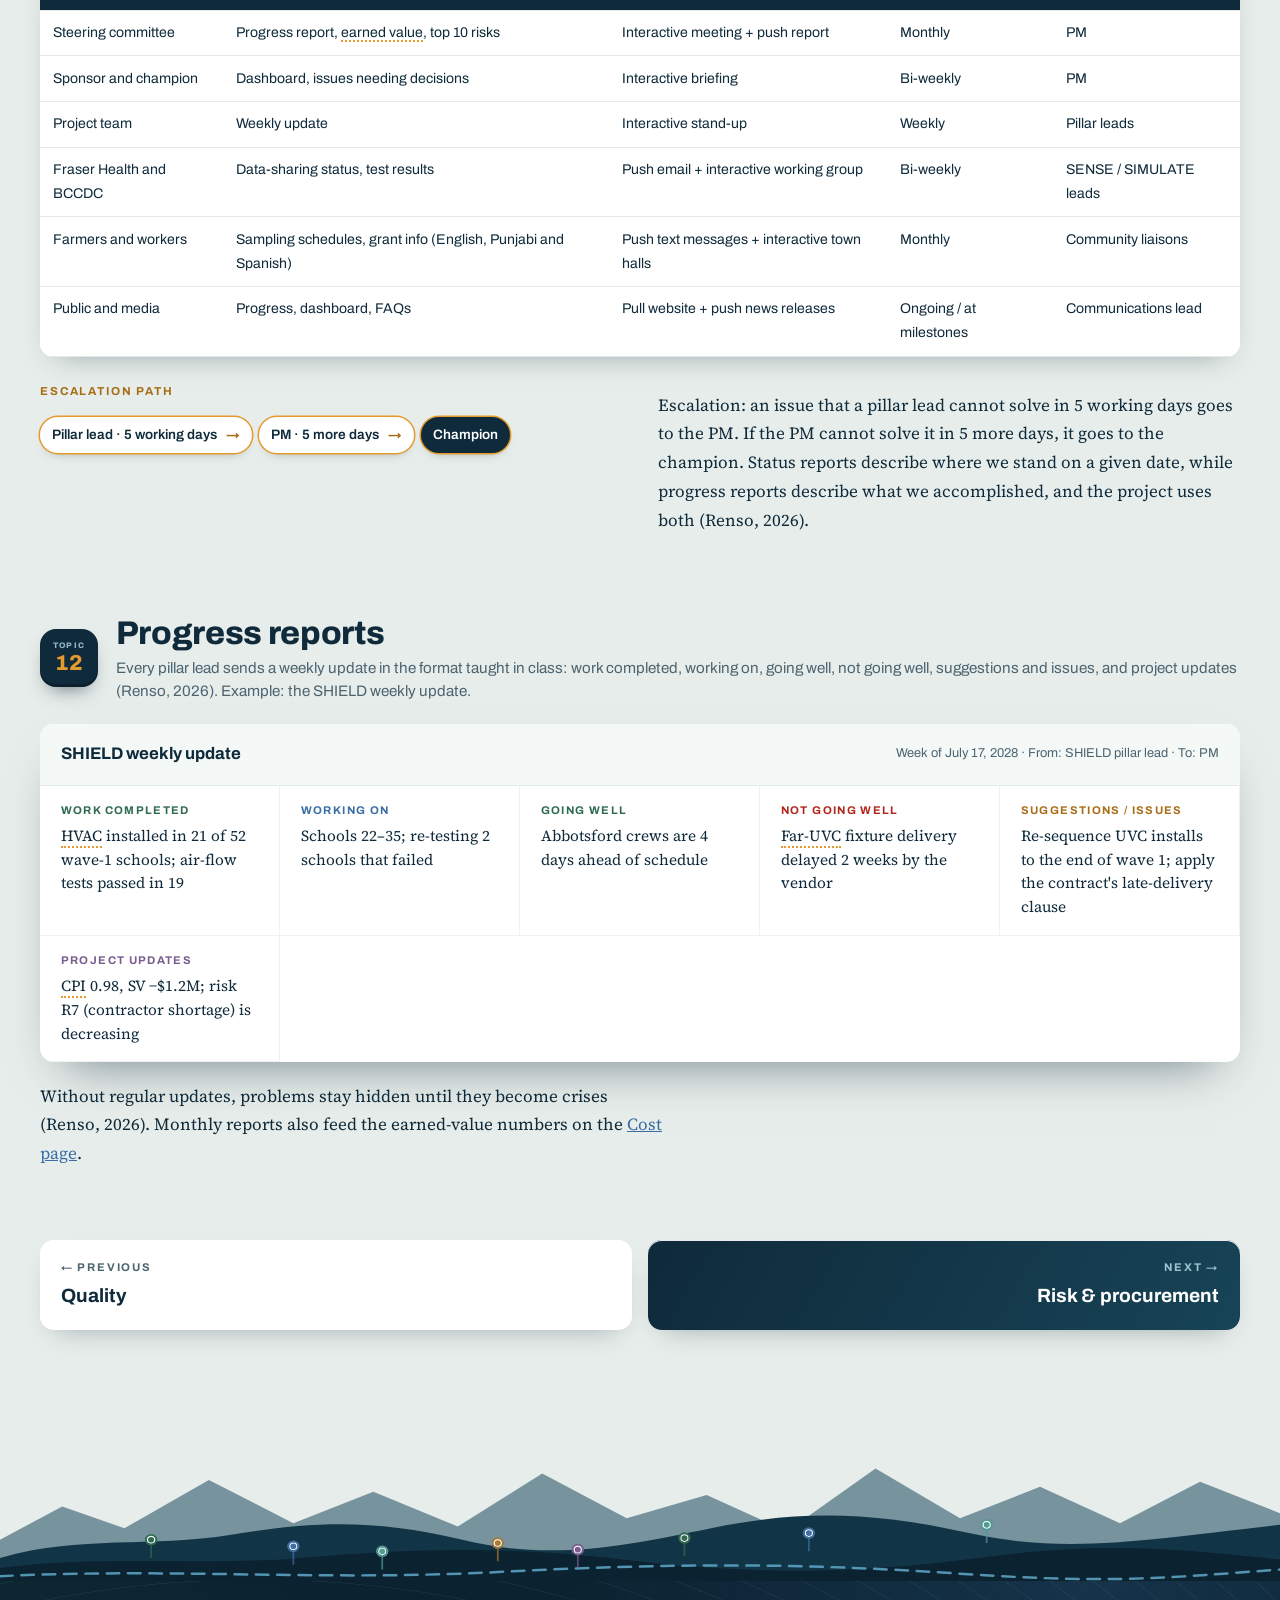
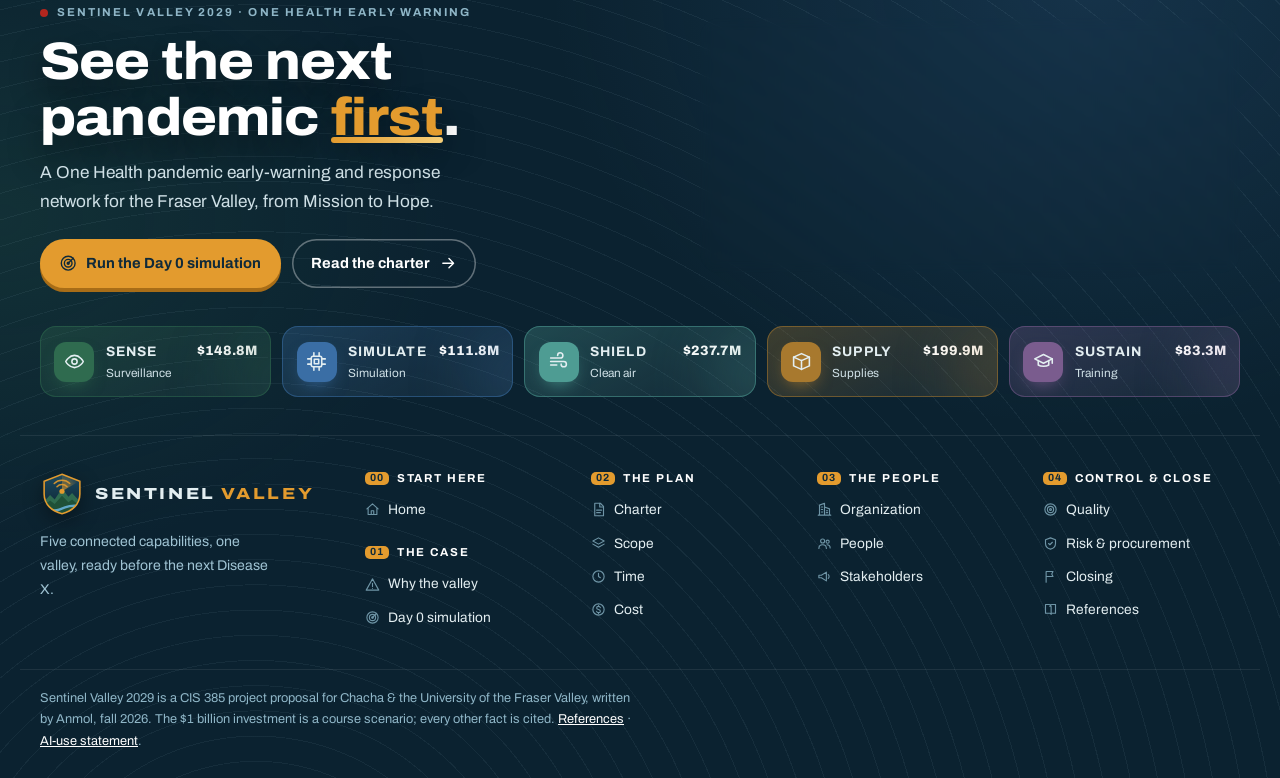
<file: stakeholders.html>
<!DOCTYPE html>
<html lang="en"><head><meta charset="utf-8"/><meta content="width=device-width,initial-scale=1" name="viewport"/>
<title>Stakeholders | Sentinel Valley 2029</title><meta content="Stakeholders, communication and progress reports" name="description"/><meta name="theme-color" content="#0F2A3A"/>
<link rel="icon" href="favicon.svg" type="image/svg+xml"/>
<link href="https://fonts.googleapis.com" rel="preconnect"/><link crossorigin="" href="https://fonts.gstatic.com" rel="preconnect"/>
<link href="https://fonts.googleapis.com/css2?family=Archivo:wdth,wght@100..125,400..800&amp;family=Source+Serif+4:ital,opsz,wght@0,8..60,400;0,8..60,600;1,8..60,400&amp;display=swap" rel="stylesheet"/>
<link href="style.css?v=mwudbpvv" rel="stylesheet"/></head><body><a class="skip" href="#main">Skip to content</a>
<svg class="sprite" aria-hidden="true"><symbol id="i-home" viewBox="0 0 24 24"><path d="M3 11l9-8 9 8M5 10v10h14V10"/><path d="M10 20v-6h4v6"/></symbol><symbol id="i-radar" viewBox="0 0 24 24"><circle cx="12" cy="12" r="9"/><circle cx="12" cy="12" r="5"/><path d="M12 12L18.5 5.5"/><circle cx="12" cy="12" r="1.3" fill="currentColor"/></symbol><symbol id="i-virus" viewBox="0 0 24 24"><circle cx="12" cy="12" r="5"/><path d="M12 2v3M12 19v3M2 12h3M19 12h3M4.9 4.9L7 7M17 17l2.1 2.1M4.9 19.1L7 17M17 7l2.1-2.1"/></symbol><symbol id="i-bird" viewBox="0 0 24 24"><path d="M4 13c4 0 6-3 7-6 1 3 3 5 6 5l3-2-1 4c-1.5 4-5 6-9 5.5L4 13z"/><circle cx="16.5" cy="11" r=".6" fill="currentColor"/></symbol><symbol id="i-air" viewBox="0 0 24 24"><path d="M3 8h11a3 3 0 1 0-3-3M3 12h15a3 3 0 1 1-3 3M3 16h7"/></symbol><symbol id="i-box" viewBox="0 0 24 24"><path d="M3 7l9-4 9 4v10l-9 4-9-4z"/><path d="M3 7l9 4 9-4M12 11v10"/></symbol><symbol id="i-cap" viewBox="0 0 24 24"><path d="M2 9l10-5 10 5-10 5z"/><path d="M6 11v5c3 2 9 2 12 0v-5M22 9v5"/></symbol><symbol id="i-people" viewBox="0 0 24 24"><circle cx="9" cy="8" r="3.2"/><path d="M3 20c0-3.5 2.7-6 6-6s6 2.5 6 6"/><circle cx="17" cy="9" r="2.5"/><path d="M16 14c3 0 5 2 5 5"/></symbol><symbol id="i-shield" viewBox="0 0 24 24"><path d="M12 3l8 3v6c0 5-3.5 8-8 9-4.5-1-8-4-8-9V6z"/><path d="M9 12l2 2 4-4"/></symbol><symbol id="i-chart" viewBox="0 0 24 24"><path d="M4 20V4M4 20h16"/><path d="M8 16v-4M12 16V8M16 16v-6"/></symbol><symbol id="i-clock" viewBox="0 0 24 24"><circle cx="12" cy="12" r="9"/><path d="M12 7v5l3 2"/></symbol><symbol id="i-dollar" viewBox="0 0 24 24"><circle cx="12" cy="12" r="9"/><path d="M15 9c-.5-1.2-1.7-2-3-2-1.7 0-3 1-3 2.4C9 13 15 11 15 14.6 15 16 13.7 17 12 17c-1.4 0-2.6-.8-3-2M12 5.5V7M12 17v1.5"/></symbol><symbol id="i-check" viewBox="0 0 24 24"><path d="M5 12l5 5 9-10"/></symbol><symbol id="i-flag" viewBox="0 0 24 24"><path d="M5 21V4M5 4h11l-2 4 2 4H5"/></symbol><symbol id="i-alert" viewBox="0 0 24 24"><path d="M12 3l10 18H2z"/><path d="M12 10v5M12 18v.01"/></symbol><symbol id="i-water" viewBox="0 0 24 24"><path d="M2 16c2-2 4-2 6 0s4 2 6 0 4-2 6 0M2 20c2-2 4-2 6 0s4 2 6 0 4-2 6 0"/><path d="M12 3c2 3 3.5 4.6 3.5 6.5a3.5 3.5 0 0 1-7 0C8.5 7.6 10 6 12 3z"/></symbol><symbol id="i-lab" viewBox="0 0 24 24"><path d="M9 3h6M10 3v6L4 19a1.5 1.5 0 0 0 1.3 2h13.4A1.5 1.5 0 0 0 20 19l-6-10V3"/><path d="M7 15h10"/></symbol><symbol id="i-cpu" viewBox="0 0 24 24"><rect x="6" y="6" width="12" height="12" rx="2"/><rect x="9.5" y="9.5" width="5" height="5"/><path d="M9 2v4M15 2v4M9 18v4M15 18v4M2 9h4M2 15h4M18 9h4M18 15h4"/></symbol><symbol id="i-doc" viewBox="0 0 24 24"><path d="M6 2h9l5 5v15H6z"/><path d="M14 2v6h6M9 13h8M9 17h6"/></symbol><symbol id="i-hand" viewBox="0 0 24 24"><path d="M8 13l3-3 2 1 4-3 4 4-6 6-3-1-2 1-5-4z"/><path d="M2 11l4-4 4 2M2 11l3 3"/></symbol><symbol id="i-mega" viewBox="0 0 24 24"><path d="M3 10v4h4l8 5V5L7 10z"/><path d="M18 9a4 4 0 0 1 0 6"/></symbol><symbol id="i-target" viewBox="0 0 24 24"><circle cx="12" cy="12" r="9"/><circle cx="12" cy="12" r="5"/><circle cx="12" cy="12" r="1.5"/></symbol><symbol id="i-layers" viewBox="0 0 24 24"><path d="M12 3l9 5-9 5-9-5z"/><path d="M3 13l9 5 9-5"/></symbol><symbol id="i-cycle" viewBox="0 0 24 24"><path d="M20 11a8 8 0 0 0-14.5-4.5M4 13a8 8 0 0 0 14.5 4.5"/><path d="M5 3v4h4M19 21v-4h-4"/></symbol><symbol id="i-building" viewBox="0 0 24 24"><path d="M4 21V5l8-3v19M12 8l8 3v10M2 21h20"/><path d="M7 8h2M7 12h2M7 16h2M15 14h2M15 17h2"/></symbol><symbol id="i-key" viewBox="0 0 24 24"><circle cx="8" cy="12" r="4"/><path d="M12 12h9M18 12v3M21 12v2"/></symbol><symbol id="i-star" viewBox="0 0 24 24"><path d="M12 3l2.7 5.6 6.1.9-4.4 4.3 1 6.1L12 17l-5.4 2.9 1-6.1L3.2 9.5l6.1-.9z"/></symbol><symbol id="i-arrow" viewBox="0 0 24 24"><path d="M5 12h14M13 6l6 6-6 6"/></symbol><symbol id="i-calendar" viewBox="0 0 24 24"><rect x="3" y="5" width="18" height="16" rx="2"/><path d="M3 10h18M8 3v4M16 3v4"/></symbol><symbol id="i-truck" viewBox="0 0 24 24"><path d="M2 6h12v10H2zM14 10h4l3 3v3h-7"/><circle cx="6" cy="18" r="2"/><circle cx="17" cy="18" r="2"/></symbol><symbol id="i-lock" viewBox="0 0 24 24"><rect x="4" y="11" width="16" height="10" rx="2"/><path d="M8 11V7a4 4 0 0 1 8 0v4"/></symbol><symbol id="i-book" viewBox="0 0 24 24"><path d="M4 4h6a3 3 0 0 1 3 3v13a2 2 0 0 0-2-2H4zM20 4h-6a3 3 0 0 0-3 3"/><path d="M20 4v14h-7"/></symbol><symbol id="i-spark" viewBox="0 0 24 24"><path d="M12 3v4M12 17v4M3 12h4M17 12h4M6 6l2.5 2.5M15.5 15.5L18 18M6 18l2.5-2.5M15.5 8.5L18 6"/></symbol><symbol id="i-tool" viewBox="0 0 24 24"><path d="M14.5 6.5a4 4 0 0 0-5.3 5.3L3 18l3 3 6.2-6.2a4 4 0 0 0 5.3-5.3l-2.5 2.5-2.5-.5-.5-2.5z"/></symbol><symbol id="i-eye" viewBox="0 0 24 24"><path d="M2 12s3.5-7 10-7 10 7 10 7-3.5 7-10 7S2 12 2 12z"/><circle cx="12" cy="12" r="3"/></symbol><symbol id="i-globe" viewBox="0 0 24 24"><circle cx="12" cy="12" r="9"/><path d="M3 12h18M12 3c3 3.5 3 14.5 0 18M12 3c-3 3.5-3 14.5 0 18"/></symbol><symbol id="i-heart" viewBox="0 0 24 24"><path d="M12 20s-8-4.5-8-10.5A4.5 4.5 0 0 1 12 7a4.5 4.5 0 0 1 8 2.5C20 15.5 12 20 12 20z"/></symbol><symbol id="i-scale" viewBox="0 0 24 24"><path d="M12 3v18M5 21h14M4 8h16M7 8l-3 6a3 3 0 0 0 6 0zM17 8l-3 6a3 3 0 0 0 6 0z"/></symbol><symbol id="i-bolt" viewBox="0 0 24 24"><path d="M13 2L4 14h7l-1 8 9-12h-7z"/></symbol><symbol id="i-search" viewBox="0 0 24 24"><circle cx="11" cy="11" r="7"/><path d="M20 20l-4-4"/></symbol><symbol id="i-list" viewBox="0 0 24 24"><path d="M9 6h12M9 12h12M9 18h12"/><circle cx="4.5" cy="6" r="1" fill="currentColor"/><circle cx="4.5" cy="12" r="1" fill="currentColor"/><circle cx="4.5" cy="18" r="1" fill="currentColor"/></symbol><symbol id="i-text" viewBox="0 0 24 24"><path d="M3 19l5-14 5 14M5 14h6M15 19l3.5-9 3.5 9M16.2 16h4.6"/></symbol><symbol id="i-up" viewBox="0 0 24 24"><path d="M12 19V5M5 12l7-7 7 7"/></symbol><symbol id="i-info" viewBox="0 0 24 24"><circle cx="12" cy="12" r="9"/><path d="M12 11v6M12 7.5v.01"/></symbol><symbol id="i-enter" viewBox="0 0 24 24"><path d="M20 5v7a3 3 0 0 1-3 3H5M9 11l-4 4 4 4"/></symbol></svg>
<header class="site"><div class="bar"><a class="brand" href="index.html" aria-label="Sentinel Valley 2029, home"><svg class="mark" viewBox="0 0 48 48" aria-hidden="true"><defs><clipPath id="lgc"><path d="M24 2.5L43.5 10v14c0 11.5-8.6 18.8-19.5 21.5C13.1 42.8 4.5 35.5 4.5 24V10z"/></clipPath><linearGradient id="lgg" x1="0" y1="0" x2="0" y2="1"><stop offset="0" stop-color="#1C4A60"/><stop offset="1" stop-color="#0B2230"/></linearGradient><radialGradient id="lgs" cx="24" cy="21" r="20" gradientUnits="userSpaceOnUse"><stop offset="0" stop-color="#E39B2E" stop-opacity=".75"/><stop offset="1" stop-color="#E39B2E" stop-opacity="0"/></radialGradient></defs>
<path d="M24 2.5L43.5 10v14c0 11.5-8.6 18.8-19.5 21.5C13.1 42.8 4.5 35.5 4.5 24V10z" fill="url(#lgg)"/>
<g clip-path="url(#lgc)"><path class="sweep" d="M24 21L24 1A20 20 0 0 1 41.3 11z" fill="url(#lgs)"/>
<path d="M2 35l9-10 5 5 8-12 7 9 4-4 11 12v14H2z" fill="#2F6B4F"/><path d="M2 38l9-7 5 4 8-9 7 7 4-3 11 9v14H2z" fill="#1F5138"/>
<path d="M0 43c8-4 14 1 21-2s14-6 27-3" fill="none" stroke="#5FA8C8" stroke-width="2.6" stroke-linecap="round"/></g>
<path d="M18.5 16a7.5 7.5 0 0 1 11 0M15.5 12.5a12 12 0 0 1 17 0" fill="none" stroke="#E39B2E" stroke-width="1.6" stroke-linecap="round" opacity=".9"/>
<circle class="eye" cx="24" cy="21" r="2.8" fill="#E39B2E"/>
<path d="M24 2.5L43.5 10v14c0 11.5-8.6 18.8-19.5 21.5C13.1 42.8 4.5 35.5 4.5 24V10z" fill="none" stroke="#E39B2E" stroke-width="1.7"/></svg><span class="word"><b>SENTINEL<i>VALLEY</i></b><small>2029 · One Health early warning</small></span></a>
<button class="navtoggle" type="button" aria-label="Open menu" aria-expanded="false" aria-controls="mainnav"><i></i><i></i><i></i></button>
<nav aria-label="Main" class="main" id="mainnav"><ul><li><a class="solo homelink" href="index.html"><svg class="i"><use href="#i-home"/></svg>Home</a></li><li class="grp"><button type="button" aria-expanded="false"><em>01</em>The case</button><div class="menu"><a href="why.html"><svg class="i"><use href="#i-alert"/></svg><b>Why the valley</b><span>Spillover risk, the cost of 2020, what works</span></a><a href="simulation.html"><svg class="i"><use href="#i-radar"/></svg><b>Day 0 simulation</b><span>Replay a 2030 outbreak, twice</span></a></div></li><li class="grp"><button type="button" aria-expanded="false"><em>02</em>The plan</button><div class="menu"><a href="charter.html"><svg class="i"><use href="#i-doc"/></svg><b>Charter</b><span>Objectives, champion and sign-off</span></a><a href="scope.html"><svg class="i"><use href="#i-layers"/></svg><b>Scope</b><span>In and out of scope, 12 deliverables, WBS</span></a><a href="time.html"><svg class="i"><use href="#i-clock"/></svg><b>Time</b><span>Gantt chart, critical path, milestones</span></a><a href="cost.html"><svg class="i"><use href="#i-dollar"/></svg><b>Cost</b><span>Every dollar of $1B, earned value, ROI</span></a></div></li><li class="grp current"><button type="button" aria-expanded="false"><em>03</em>The people</button><div class="menu"><a href="organization.html"><svg class="i"><use href="#i-building"/></svg><b>Organization</b><span>Three spheres, four frames, life cycles</span></a><a href="people.html"><svg class="i"><use href="#i-people"/></svg><b>People</b><span>Team, motivation and resource planning</span></a><a href="stakeholders.html" aria-current="page"><svg class="i"><use href="#i-mega"/></svg><b>Stakeholders</b><span>Who is affected and how we communicate</span></a></div></li><li class="grp"><button type="button" aria-expanded="false"><em>04</em>Control &amp; close</button><div class="menu"><a href="quality.html"><svg class="i"><use href="#i-target"/></svg><b>Quality</b><span>Quality plan, testing, cost of quality</span></a><a href="risk.html"><svg class="i"><use href="#i-shield"/></svg><b>Risk &amp; procurement</b><span>SWOT, top 10 risks, contracts</span></a><a href="closing.html"><svg class="i"><use href="#i-flag"/></svg><b>Closing</b><span>Acceptance, handover, lessons learned</span></a></div></li><li><a class="solo" href="references.html">References</a></li></ul></nav>
<button class="hsearch" type="button" aria-label="Search the whole site (Ctrl K)"><svg class="i"><use href="#i-search"/></svg><span>Search</span><kbd>Ctrl K</kbd></button>
<a class="cta" href="simulation.html"><span class="dot"></span>Run Day 0</a></div><div class="progress" aria-hidden="true"><i></i></div></header>
<main id="main">
<section class="phero"><p class="eyebrow"><a class="crumb" href="index.html"><svg class="i"><use href="#i-home"/></svg>Home</a><i></i><span>03</span>The people<i></i>Stakeholders</p>
<h1>Stakeholders</h1>
<p class="lede">A stakeholder is everyone who is affected by the project (Renso,
2026). In a pandemic project, that is almost everyone in the valley. The
table lists the main stakeholders.</p>
<div class="chips"><small>Course topics</small><a class="chip-t" href="#who"><b>4</b>Project stakeholders</a><a class="chip-t" href="#handling"><b>24</b>Handling stakeholders</a><a class="chip-t" href="#comms"><b>21</b>Communicating</a><a class="chip-t" href="#reports"><b>12</b>Progress reports</a></div>
<div class="kpis"><div class="kpi"><b>13</b><span>stakeholder groups</span></div><div class="kpi"><b>3</b><span>languages: English, Punjabi, Spanish</span></div><div class="kpi"><b>Quarterly</b><span>engagement re-assessment</span></div><div class="kpi"><b>2 weeks</b><span>for the champion to respond when support slips</span></div></div></section>
<aside class="tldr" aria-label="Key takeaways"><div class="tl-h"><span class="tl-ic"><svg class="i"><use href="#i-bolt"/></svg></span><b>In 30 seconds</b><span class="tl-meta"><svg class="i"><use href="#i-clock"/></svg>4 min read · 4 sections</span></div><ol><li>13 stakeholder groups, each tracked from current to target engagement.</li><li>Poultry farmers are the hardest group: biosecurity grants and co-design.</li><li>Interactive, push and pull communication, with a 5 + 5-day escalation path.</li></ol></aside>

<section data-toc="Who the stakeholders are" class="sec" id="who">
<div class="sec-head"><div class="num"><small>Topic</small>4</div><h2>Who the stakeholders are</h2><p>The engagement levels come from the lectures: unaware, resistant, neutral, supportive and leading (Renso, 2026). The tracker shows where each group is now and where it needs to be.</p></div>
<div class="trk" role="img" aria-label="Stakeholder engagement: current level and target level for each stakeholder"><div class="trk-row trk-head"><span>Stakeholder</span><div class="scale" style="height:auto"><span>Unaware</span><span>Resistant</span><span>Neutral</span><span>Supportive</span><span>Leading</span></div></div><div class="trk-row"><span>Chacha &amp; UFV leadership (sponsor)</span><div class="scale" style="--a:3;--b:4"><i class="seg"></i><i class="now" style="--p:3" title="Now: Supportive"></i><i class="tgt" style="--p:4" title="Target: Leading"></i></div></div><div class="trk-row"><span>UFV faculty and staff</span><div class="scale" style="--a:0;--b:3"><i class="seg"></i><i class="now" style="--p:0" title="Now: Unaware"></i><i class="tgt" style="--p:3" title="Target: Supportive"></i></div></div><div class="trk-row"><span>Project team and PMO</span><div class="scale" style="--a:2;--b:4"><i class="seg"></i><i class="now" style="--p:2" title="Now: Neutral"></i><i class="tgt" style="--p:4" title="Target: Leading"></i></div></div><div class="trk-row"><span>Fraser Health and medical health officers</span><div class="scale" style="--a:2;--b:4"><i class="seg"></i><i class="now" style="--p:2" title="Now: Neutral"></i><i class="tgt" style="--p:4" title="Target: Leading"></i></div></div><div class="trk-row"><span>BCCDC and the Public Health Agency of Canada</span><div class="scale" style="--a:2;--b:3"><i class="seg"></i><i class="now" style="--p:2" title="Now: Neutral"></i><i class="tgt" style="--p:3" title="Target: Supportive"></i></div></div><div class="trk-row"><span>CFIA and the B.C. Ministry of Agriculture</span><div class="scale" style="--a:2;--b:3"><i class="seg"></i><i class="now" style="--p:2" title="Now: Neutral"></i><i class="tgt" style="--p:3" title="Target: Supportive"></i></div></div><div class="trk-row"><span>Poultry farmers and the B.C. Poultry Association</span><div class="scale" style="--a:1;--b:3"><i class="seg"></i><i class="now" style="--p:1" title="Now: Resistant"></i><i class="tgt" style="--p:3" title="Target: Supportive"></i></div></div><div class="trk-row"><span>Temporary foreign and local farm workers</span><div class="scale" style="--a:0;--b:3"><i class="seg"></i><i class="now" style="--p:0" title="Now: Unaware"></i><i class="tgt" style="--p:3" title="Target: Supportive"></i></div></div><div class="trk-row"><span>Stó:lō Nation communities</span><div class="scale" style="--a:0;--b:4"><i class="seg"></i><i class="now" style="--p:0" title="Now: Unaware"></i><i class="tgt" style="--p:4" title="Target: Leading"></i></div></div><div class="trk-row"><span>School districts 33, 34, 75 and 78, parents</span><div class="scale" style="--a:2;--b:3"><i class="seg"></i><i class="now" style="--p:2" title="Now: Neutral"></i><i class="tgt" style="--p:3" title="Target: Supportive"></i></div></div><div class="trk-row"><span>Municipalities and the FVRD</span><div class="scale" style="--a:2;--b:3"><i class="seg"></i><i class="now" style="--p:2" title="Now: Neutral"></i><i class="tgt" style="--p:3" title="Target: Supportive"></i></div></div><div class="trk-row"><span>Vendors and contractors</span><div class="scale" style="--a:0;--b:3"><i class="seg"></i><i class="now" style="--p:0" title="Now: Unaware"></i><i class="tgt" style="--p:3" title="Target: Supportive"></i></div></div><div class="trk-row"><span>Residents and media</span><div class="scale" style="--a:0;--b:3"><i class="seg"></i><i class="now" style="--p:0" title="Now: Unaware"></i><i class="tgt" style="--p:3" title="Target: Supportive"></i></div></div>
<div class="trk-key"><span><i style="background:#fff;border:3px solid #6B7A83"></i>Engagement now</span><span><i style="background:var(--amber)"></i>Target</span><span>The bar shows how far each group has to move.</span></div></div>
<div class="tablewrap"><table><thead><tr><th>Stakeholder</th><th>Internal / external</th><th>Main interest</th><th>Engagement now</th><th>Target</th></tr></thead><tbody>
<tr><td>Chacha &amp; UFV leadership (sponsor)</td><td>Internal</td><td>Value for $1B, reputation</td><td>Supportive</td><td>Leading</td></tr>
<tr><td>UFV faculty and staff</td><td>Internal</td><td>Workload, research opportunities</td><td>Unaware</td><td>Supportive</td></tr>
<tr><td>Project team and PMO</td><td>Internal</td><td>Clear roles, recognition</td><td>Neutral</td><td>Leading</td></tr>
<tr><td>Fraser Health and medical health officers</td><td>External</td><td>Data quality, legal authority, privacy</td><td>Neutral</td><td>Leading</td></tr>
<tr><td>BCCDC and the Public Health Agency of Canada</td><td>External</td><td>Not duplicating national systems</td><td>Neutral</td><td>Supportive</td></tr>
<tr><td>CFIA and the B.C. Ministry of Agriculture</td><td>External</td><td>Animal health, trade</td><td>Neutral</td><td>Supportive</td></tr>
<tr><td>Poultry farmers and the B.C. Poultry Association</td><td>External</td><td>Fear that sampling means culls; biosecurity grants</td><td><span class="pill hi">Resistant</span></td><td>Supportive</td></tr>
<tr><td>Temporary foreign and local farm workers</td><td>External</td><td>Safe housing, job security</td><td>Unaware</td><td>Supportive</td></tr>
<tr><td>Stó:lō Nation communities</td><td>External</td><td>Respect, data sovereignty, equal benefit</td><td>Unaware</td><td>Leading partner</td></tr>
<tr><td>School districts 33, 34, 75 and 78, parents</td><td>External</td><td>Safe classrooms, summer schedules</td><td>Neutral</td><td>Supportive</td></tr>
<tr><td>Municipalities and the FVRD</td><td>External</td><td>Wastewater access, local jobs</td><td>Neutral</td><td>Supportive</td></tr>
<tr><td>Vendors and contractors</td><td>External</td><td>Fair contracts, on-time payment</td><td>Unaware</td><td>Supportive</td></tr>
<tr><td>Residents and media</td><td>External</td><td>Privacy, trust, clear information</td><td>Unaware</td><td>Supportive</td></tr></tbody></table></div>
</section>

<section data-toc="Handling stakeholders" class="sec" id="handling">
<div class="sec-head"><div class="num"><small>Topic</small>24</div><h2>Handling stakeholders</h2><p>Stakeholder management has four processes: identify, plan, manage
engagement and control engagement (Renso, 2026).</p></div>
<ol class="flow arrows" style="--min:160px"><li style="--c:var(--sustain)"><b>Identify</b></li><li style="--c:var(--sustain)"><b>Plan</b></li><li style="--c:var(--sustain)"><b>Manage engagement</b></li><li style="--c:var(--sustain)"><b>Control engagement</b></li></ol>
<div class="cards" style="--min:300px">
<div class="card" style="--c:#B3261E"><div class="ic"><svg class="i"><use href="#i-bird"/></svg></div><span class="tag">The hardest group</span><h3>Poultry farmers</h3><p>If they believe a positive sample means their whole
flock is culled, they will refuse sampling. When avian flu is detected
on a farm, CFIA requires all birds there to be euthanized. My plan gives
farms biosecurity grants of about $110,000 each, which reduce the chance
of infection in the first place, and it lets the B.C. Poultry
Association help design the program.</p></div>
<div class="card" style="--c:var(--sense)"><div class="ic"><svg class="i"><use href="#i-hand"/></svg></div><span class="tag">Leading partner</span><h3>Stó:lō communities</h3><p>Stó:lō communities decide how data
about their members is used. Liaisons are hired with Stó:lō guidance and
a community seat sits on the steering committee.</p></div>
<div class="card dark"><div class="ic"><svg class="i"><use href="#i-cycle"/></svg></div><span class="tag" style="color:var(--amber)">Control engagement</span><h3>Re-assessed every quarter</h3><p>Engagement levels are
re-assessed every quarter. If a key stakeholder slips back, for example
from supportive to neutral, the champion meets them within two
weeks.</p></div></div>
</section>

<section data-toc="Communicating to stakeholders" class="sec" id="comms">
<div class="sec-head"><div class="num"><small>Topic</small>21</div><h2>Communicating to stakeholders</h2><p>The communication plan states who needs what information, when, in what format, from whom, and how issues are escalated (Renso, 2026). It uses all three methods from the lectures: interactive (two-way), push (sent out) and pull (people look it up).</p></div>
<div class="cards" style="--min:220px">
<div class="card" style="--c:var(--simulate)"><div class="ic"><svg class="i"><use href="#i-people"/></svg></div><h3>Interactive</h3><p>Two-way: meetings, briefings, stand-ups, working groups and town halls.</p></div>
<div class="card" style="--c:var(--supply)"><div class="ic"><svg class="i"><use href="#i-mega"/></svg></div><h3>Push</h3><p>Sent out: reports, emails, text messages and news releases.</p></div>
<div class="card" style="--c:var(--green)"><div class="ic"><svg class="i"><use href="#i-globe"/></svg></div><h3>Pull</h3><p>People look it up: the website, the public dashboard and FAQs.</p></div></div>
<div class="tablewrap"><table><thead><tr><th>Audience</th><th>Information</th><th>Method</th><th>Frequency</th><th>Sender</th></tr></thead><tbody>
<tr><td>Steering committee</td><td>Progress report, earned value, top 10 risks</td><td>Interactive meeting + push report</td><td>Monthly</td><td>PM</td></tr>
<tr><td>Sponsor and champion</td><td>Dashboard, issues needing decisions</td><td>Interactive briefing</td><td>Bi-weekly</td><td>PM</td></tr>
<tr><td>Project team</td><td>Weekly update</td><td>Interactive stand-up</td><td>Weekly</td><td>Pillar leads</td></tr>
<tr><td>Fraser Health and BCCDC</td><td>Data-sharing status, test results</td><td>Push email + interactive working group</td><td>Bi-weekly</td><td>SENSE / SIMULATE leads</td></tr>
<tr><td>Farmers and workers</td><td>Sampling schedules, grant info (English, Punjabi and Spanish)</td><td>Push text messages + interactive town halls</td><td>Monthly</td><td>Community liaisons</td></tr>
<tr><td>Public and media</td><td>Progress, dashboard, FAQs</td><td>Pull website + push news releases</td><td>Ongoing / at milestones</td><td>Communications lead</td></tr></tbody></table></div>
<div class="split even">
<div><p class="kicker">Escalation path</p><ol class="chain"><li>Pillar lead · 5 working days</li><li>PM · 5 more days</li><li class="end">Champion</li></ol></div>
<div class="prose"><p>Escalation: an issue that a pillar lead cannot solve in 5 working
days goes to the PM. If the PM cannot solve it in 5 more days, it goes
to the champion. Status reports describe where we stand on a given date,
while progress reports describe what we accomplished, and the project
uses both (Renso, 2026).</p></div></div>
</section>

<section data-toc="Progress reports" class="sec" id="reports">
<div class="sec-head"><div class="num"><small>Topic</small>12</div><h2>Progress reports</h2><p>Every pillar lead sends a weekly update in the format taught in
class: work completed, working on, going well, not going well,
suggestions and issues, and project updates (Renso, 2026). Example: the
SHIELD weekly update.</p></div>
<article class="memo">
<div class="memo-h"><b>SHIELD weekly update</b><span>Week of July 17, 2028 · From: SHIELD pillar lead · To: PM</span></div>
<div class="memo-g">
<div data-k="Work completed" style="--c:var(--green)">HVAC installed in 21 of 52 wave-1 schools; air-flow tests passed in 19</div>
<div data-k="Working on" style="--c:var(--simulate)">Schools 22–35; re-testing 2 schools that failed</div>
<div data-k="Going well" style="--c:var(--green)">Abbotsford crews are 4 days ahead of schedule</div>
<div data-k="Not going well" style="--c:#B3261E">Far-UVC fixture delivery delayed 2 weeks by the vendor</div>
<div data-k="Suggestions / issues" style="--c:var(--amber-d)">Re-sequence UVC installs to the end of wave 1; apply the contract's late-delivery clause</div>
<div data-k="Project updates" style="--c:var(--sustain)">CPI 0.98, SV −$1.2M; risk R7 (contractor shortage) is decreasing</div></div></article>
<div class="prose"><p>Without regular updates, problems stay hidden until they become
crises (Renso, 2026). Monthly reports also feed the earned-value numbers
on the <a href="cost.html">Cost page</a>.</p></div>
</section>
<nav class="pager" aria-label="Previous and next page"><a class="prev" href="quality.html"><small>← Previous</small><b>Quality</b></a><a class="next" href="risk.html"><small>Next →</small><b>Risk &amp; procurement</b></a></nav>
</main>
<footer class="site"><div class="f-sky" aria-hidden="true"><svg viewBox="0 0 1440 170" preserveAspectRatio="none">
<path class="r1" d="M0 118 L70 78 L140 104 L235 46 L330 98 L420 60 L515 102 L610 38 L705 92 L795 64 L885 108 L985 32 L1080 92 L1170 54 L1260 98 L1350 48 L1440 86 V170 H0Z"/>
<path class="r2" d="M0 140 C90 112 170 128 260 112 S420 92 520 118 S700 126 800 104 S980 84 1090 110 S1290 118 1440 100 V170 H0Z"/>
<path class="r3" d="M0 152 C120 136 230 150 340 140 S560 124 700 142 S960 160 1100 140 S1320 128 1440 142 V170 H0Z"/>
<path class="river" d="M0 162 C200 152 360 168 560 157 S900 146 1080 159 S1320 163 1440 154"/><g class="bcn" style="--c:var(--sense);--d:0s"><line x1="170" y1="140" x2="170" y2="118"/><circle class="ring" cx="170" cy="118" r="6"/><circle class="dot" cx="170" cy="118" r="4"/><title>Mission</title></g><g class="bcn" style="--c:var(--simulate);--d:0.45s"><line x1="330" y1="148" x2="330" y2="126"/><circle class="ring" cx="330" cy="126" r="6"/><circle class="dot" cx="330" cy="126" r="4"/><title>Abbotsford</title></g><g class="bcn" style="--c:var(--shield);--d:0.9s"><line x1="430" y1="154" x2="430" y2="132"/><circle class="ring" cx="430" cy="132" r="6"/><circle class="dot" cx="430" cy="132" r="4"/><title>Sumas border</title></g><g class="bcn" style="--c:var(--supply);--d:1.35s"><line x1="560" y1="144" x2="560" y2="122"/><circle class="ring" cx="560" cy="122" r="6"/><circle class="dot" cx="560" cy="122" r="4"/><title>Sumas Prairie</title></g><g class="bcn" style="--c:var(--sustain);--d:1.8s"><line x1="650" y1="152" x2="650" y2="130"/><circle class="ring" cx="650" cy="130" r="6"/><circle class="dot" cx="650" cy="130" r="4"/><title>Yarrow</title></g><g class="bcn" style="--c:var(--sense);--d:2.25s"><line x1="770" y1="138" x2="770" y2="116"/><circle class="ring" cx="770" cy="116" r="6"/><circle class="dot" cx="770" cy="116" r="4"/><title>Chilliwack</title></g><g class="bcn" style="--c:var(--simulate);--d:2.7s"><line x1="910" y1="132" x2="910" y2="110"/><circle class="ring" cx="910" cy="110" r="6"/><circle class="dot" cx="910" cy="110" r="4"/><title>Agassiz</title></g><g class="bcn" style="--c:var(--shield);--d:3.15s"><line x1="1110" y1="122" x2="1110" y2="100"/><circle class="ring" cx="1110" cy="100" r="6"/><circle class="dot" cx="1110" cy="100" r="4"/><title>Hope</title></g></svg></div><div class="f-body">
<div class="f-hero"><div class="f-pitch"><p class="f-kicker"><span class="pulse"></span>Sentinel Valley 2029 · One Health early warning</p>
<h2>See the next pandemic <em>first</em>.</h2>
<p>A One Health pandemic early-warning and response network for the Fraser Valley, from Mission to Hope.</p>
<div class="f-cta"><a class="btn pri" href="simulation.html"><svg class="i"><use href="#i-radar"/></svg>Run the Day 0 simulation</a><a class="btn ghost" href="charter.html">Read the charter <svg class="i"><use href="#i-arrow"/></svg></a></div></div>
<div class="f-count" style="--gl:91.67%"><p class="f-kicker">Mission clock <span class="f-state">Proposal stage</span></p>
<div class="f-nums"><div data-k="start"><b>41</b><small>days to project start</small></div><div data-k="live"><b>1,042</b><small>days to go-live</small></div><div data-k="close"><b>1,133</b><small>days to formal close</small></div></div>
<div class="f-line" role="img" aria-label="Project timeline from January 4, 2027 to December 31, 2029"><i class="f-prog"></i><span class="m s"><em>Start</em>Jan 4, 2027</span><span class="m g"><em>Go-live</em>Oct 1, 2029</span><span class="m c"><em>Close</em>Dec 31, 2029</span></div></div></div>
<nav class="f-pillars" aria-label="The five pillars"><a class="f-pill" href="index.html#five-connected-capabilities-the-5s" style="--c:var(--sense)"><span class="f-pic"><svg class="i"><use href="#i-eye"/></svg></span><b>SENSE</b><small>Surveillance</small><em>$148.8M</em></a><a class="f-pill" href="index.html#five-connected-capabilities-the-5s" style="--c:var(--simulate)"><span class="f-pic"><svg class="i"><use href="#i-cpu"/></svg></span><b>SIMULATE</b><small>Simulation</small><em>$111.8M</em></a><a class="f-pill" href="index.html#five-connected-capabilities-the-5s" style="--c:var(--shield)"><span class="f-pic"><svg class="i"><use href="#i-air"/></svg></span><b>SHIELD</b><small>Clean air</small><em>$237.7M</em></a><a class="f-pill" href="index.html#five-connected-capabilities-the-5s" style="--c:var(--supply)"><span class="f-pic"><svg class="i"><use href="#i-box"/></svg></span><b>SUPPLY</b><small>Supplies</small><em>$199.9M</em></a><a class="f-pill" href="index.html#five-connected-capabilities-the-5s" style="--c:var(--sustain)"><span class="f-pic"><svg class="i"><use href="#i-cap"/></svg></span><b>SUSTAIN</b><small>Training</small><em>$83.3M</em></a></nav>
<div class="fwrap"><div class="f-brand"><a class="brand" href="index.html" aria-label="Sentinel Valley 2029, home"><svg class="mark" viewBox="0 0 48 48" aria-hidden="true"><defs><clipPath id="lfc"><path d="M24 2.5L43.5 10v14c0 11.5-8.6 18.8-19.5 21.5C13.1 42.8 4.5 35.5 4.5 24V10z"/></clipPath><linearGradient id="lfg" x1="0" y1="0" x2="0" y2="1"><stop offset="0" stop-color="#1C4A60"/><stop offset="1" stop-color="#0B2230"/></linearGradient><radialGradient id="lfs" cx="24" cy="21" r="20" gradientUnits="userSpaceOnUse"><stop offset="0" stop-color="#E39B2E" stop-opacity=".75"/><stop offset="1" stop-color="#E39B2E" stop-opacity="0"/></radialGradient></defs>
<path d="M24 2.5L43.5 10v14c0 11.5-8.6 18.8-19.5 21.5C13.1 42.8 4.5 35.5 4.5 24V10z" fill="url(#lfg)"/>
<g clip-path="url(#lfc)"><path class="sweep" d="M24 21L24 1A20 20 0 0 1 41.3 11z" fill="url(#lfs)"/>
<path d="M2 35l9-10 5 5 8-12 7 9 4-4 11 12v14H2z" fill="#2F6B4F"/><path d="M2 38l9-7 5 4 8-9 7 7 4-3 11 9v14H2z" fill="#1F5138"/>
<path d="M0 43c8-4 14 1 21-2s14-6 27-3" fill="none" stroke="#5FA8C8" stroke-width="2.6" stroke-linecap="round"/></g>
<path d="M18.5 16a7.5 7.5 0 0 1 11 0M15.5 12.5a12 12 0 0 1 17 0" fill="none" stroke="#E39B2E" stroke-width="1.6" stroke-linecap="round" opacity=".9"/>
<circle class="eye" cx="24" cy="21" r="2.8" fill="#E39B2E"/>
<path d="M24 2.5L43.5 10v14c0 11.5-8.6 18.8-19.5 21.5C13.1 42.8 4.5 35.5 4.5 24V10z" fill="none" stroke="#E39B2E" stroke-width="1.7"/></svg><span class="word"><b>SENTINEL<i>VALLEY</i></b><small>2029 · One Health early warning</small></span></a><p>Five connected capabilities, one valley, ready before the next Disease X.</p></div>
<div><h4><span>00</span>Start here</h4><ul><li><a href="index.html"><svg class="i"><use href="#i-home"/></svg>Home</a></li></ul><h4><span>01</span>The case</h4><ul><li><a href="why.html"><svg class="i"><use href="#i-alert"/></svg>Why the valley</a></li><li><a href="simulation.html"><svg class="i"><use href="#i-radar"/></svg>Day 0 simulation</a></li></ul></div>
<div><h4><span>02</span>The plan</h4><ul><li><a href="charter.html"><svg class="i"><use href="#i-doc"/></svg>Charter</a></li><li><a href="scope.html"><svg class="i"><use href="#i-layers"/></svg>Scope</a></li><li><a href="time.html"><svg class="i"><use href="#i-clock"/></svg>Time</a></li><li><a href="cost.html"><svg class="i"><use href="#i-dollar"/></svg>Cost</a></li></ul></div>
<div><h4><span>03</span>The people</h4><ul><li><a href="organization.html"><svg class="i"><use href="#i-building"/></svg>Organization</a></li><li><a href="people.html"><svg class="i"><use href="#i-people"/></svg>People</a></li><li><a href="stakeholders.html"><svg class="i"><use href="#i-mega"/></svg>Stakeholders</a></li></ul></div>
<div><h4><span>04</span>Control &amp; close</h4><ul><li><a href="quality.html"><svg class="i"><use href="#i-target"/></svg>Quality</a></li><li><a href="risk.html"><svg class="i"><use href="#i-shield"/></svg>Risk &amp; procurement</a></li><li><a href="closing.html"><svg class="i"><use href="#i-flag"/></svg>Closing</a></li><li><a href="references.html"><svg class="i"><use href="#i-book"/></svg>References</a></li></ul></div></div>
<div class="fine"><p>Sentinel Valley 2029 is a CIS 385 project proposal for Chacha &amp; the University of the Fraser Valley, written by Anmol, fall 2026. The $1 billion investment is a course scenario; every other fact is cited. <a href="references.html">References</a> · <a href="references.html#ai-use">AI-use statement</a>.</p></div></div></footer>
<script src="budget.js?v=mwudbpvv"></script><script src="app.js?v=mwudbpvv"></script></body></html>
</file>
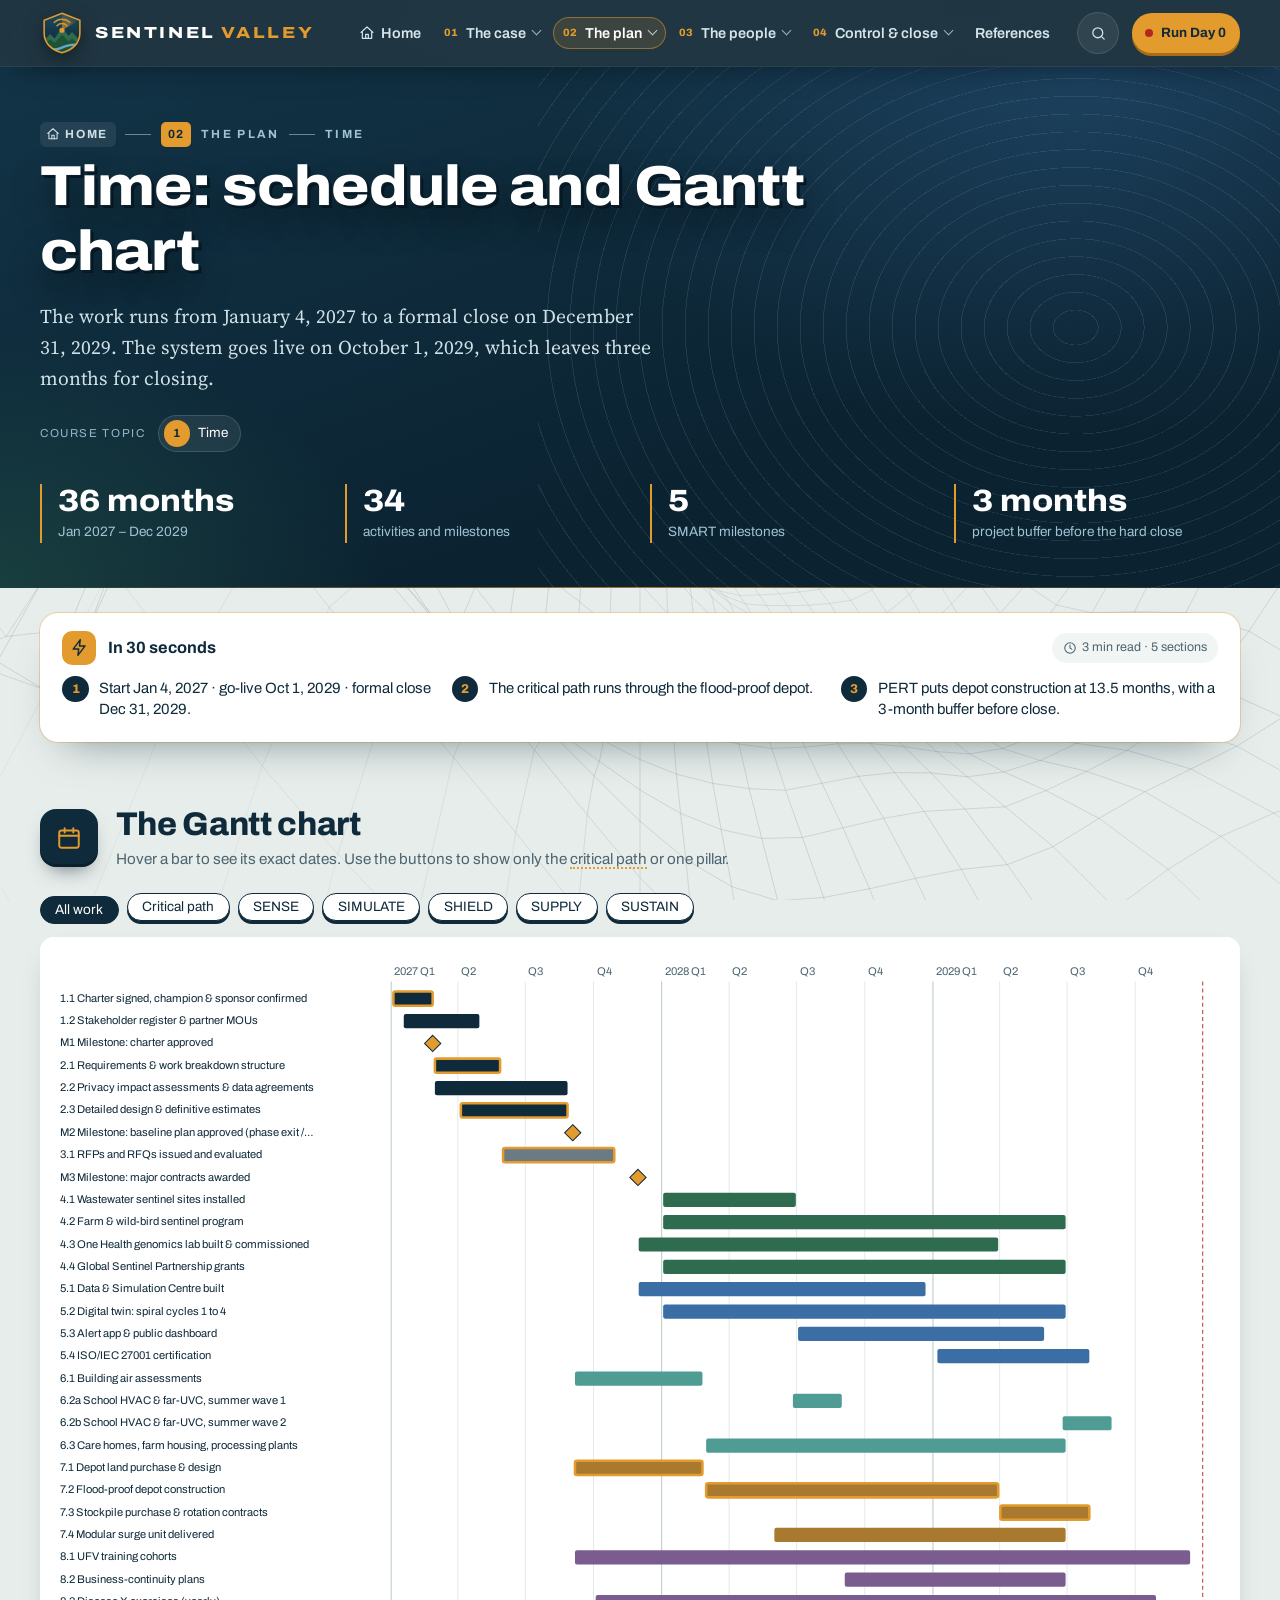
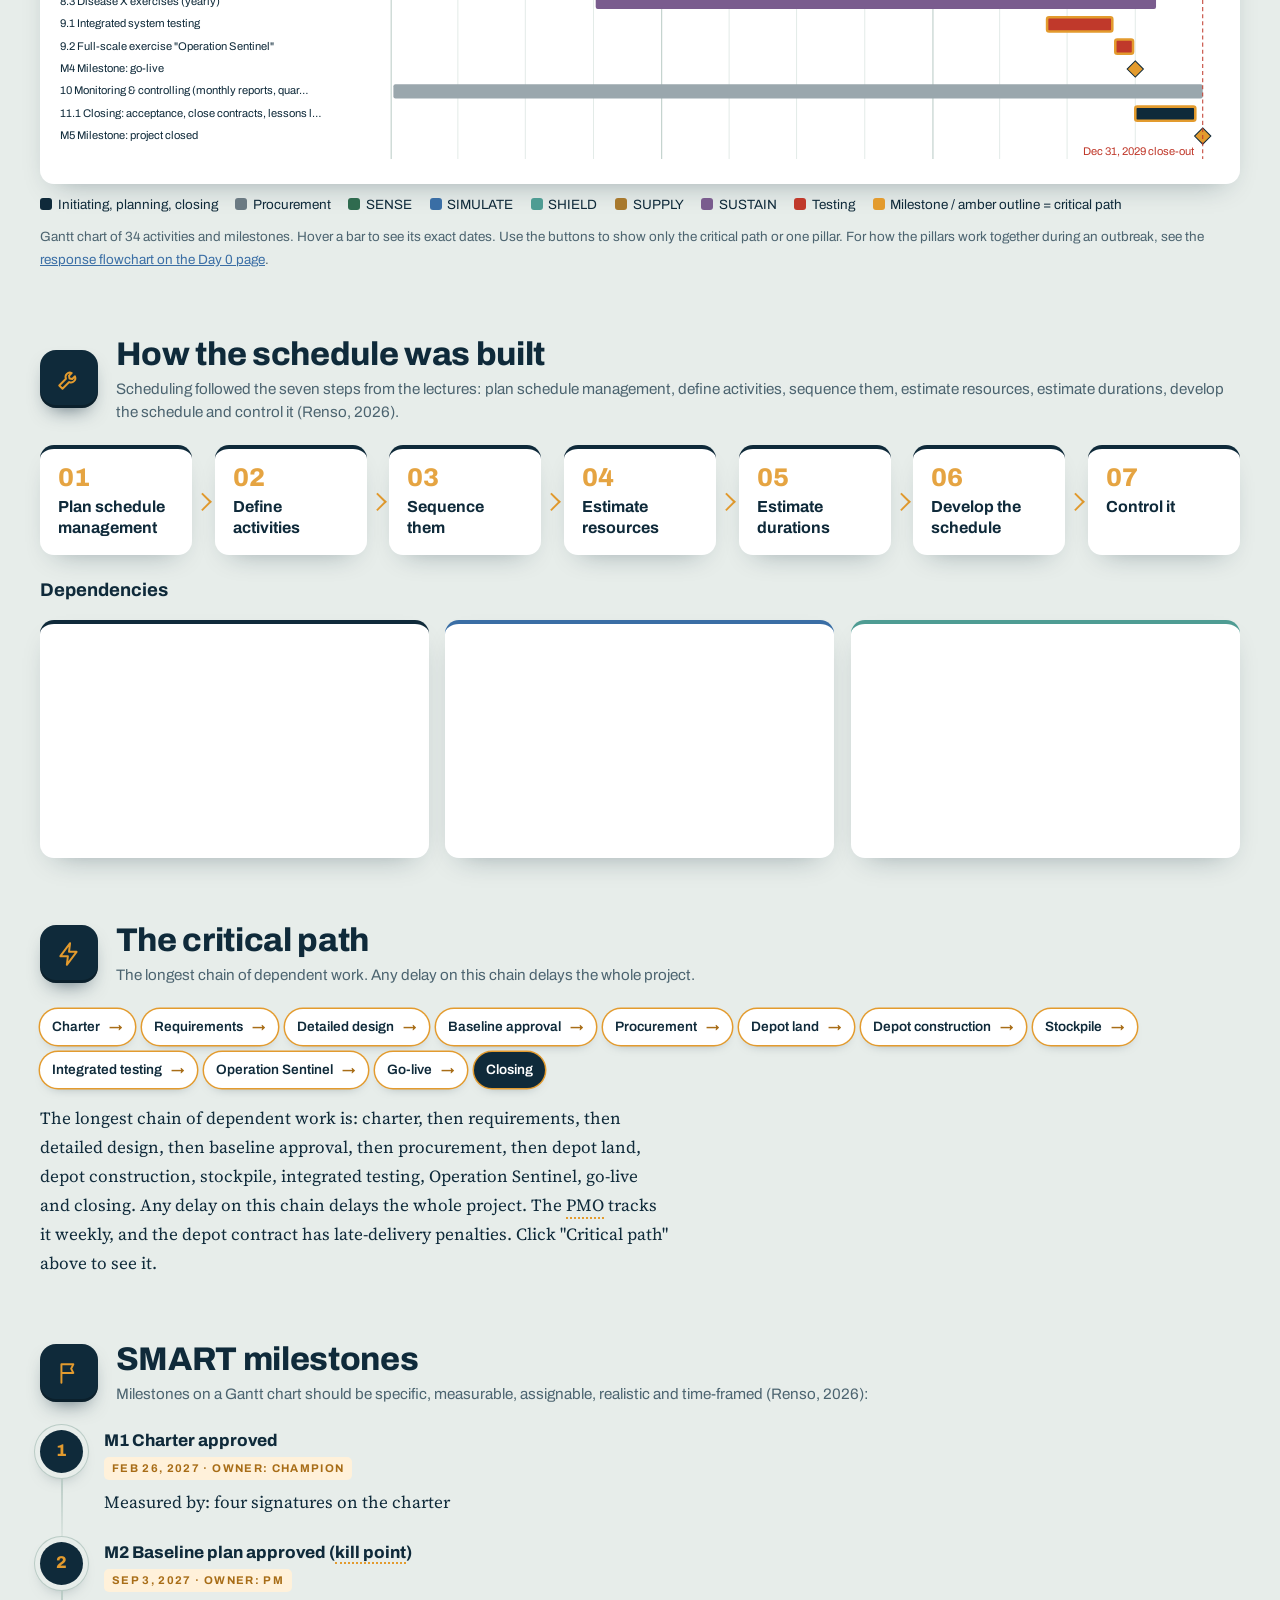
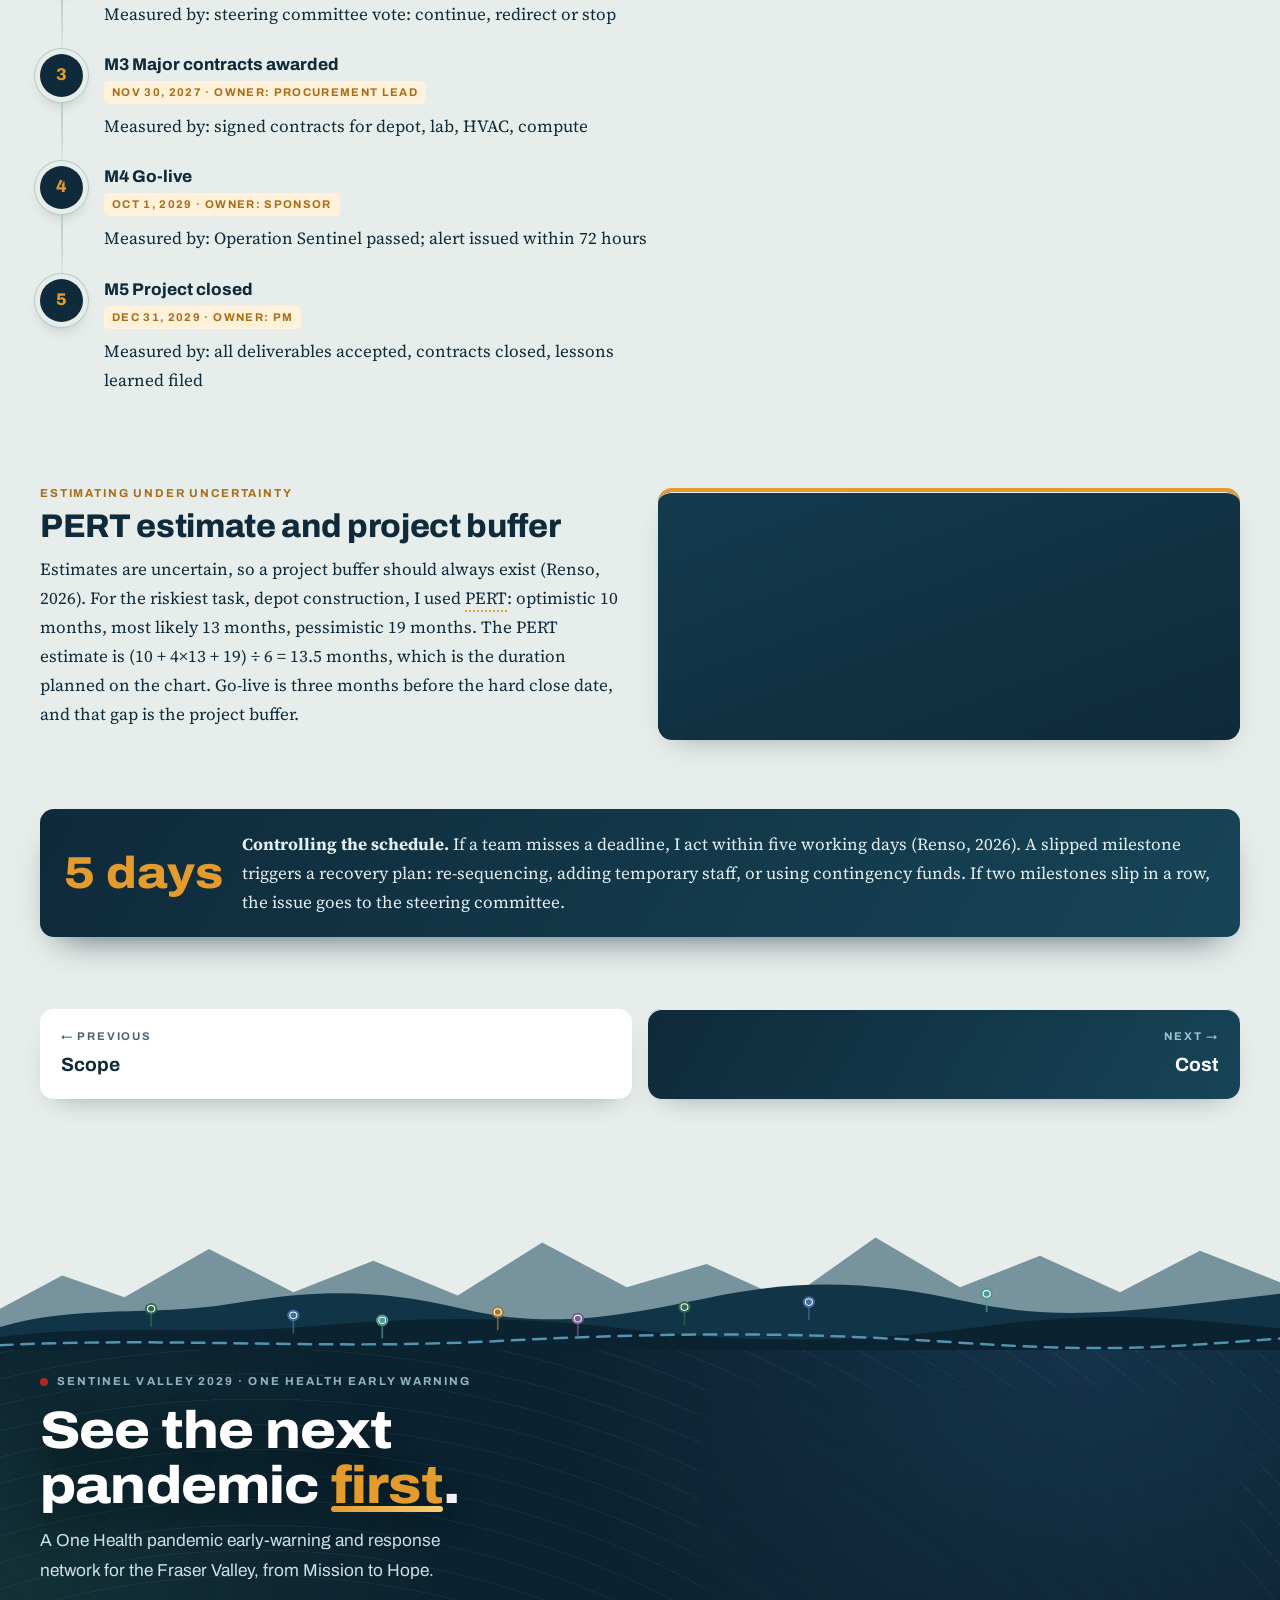
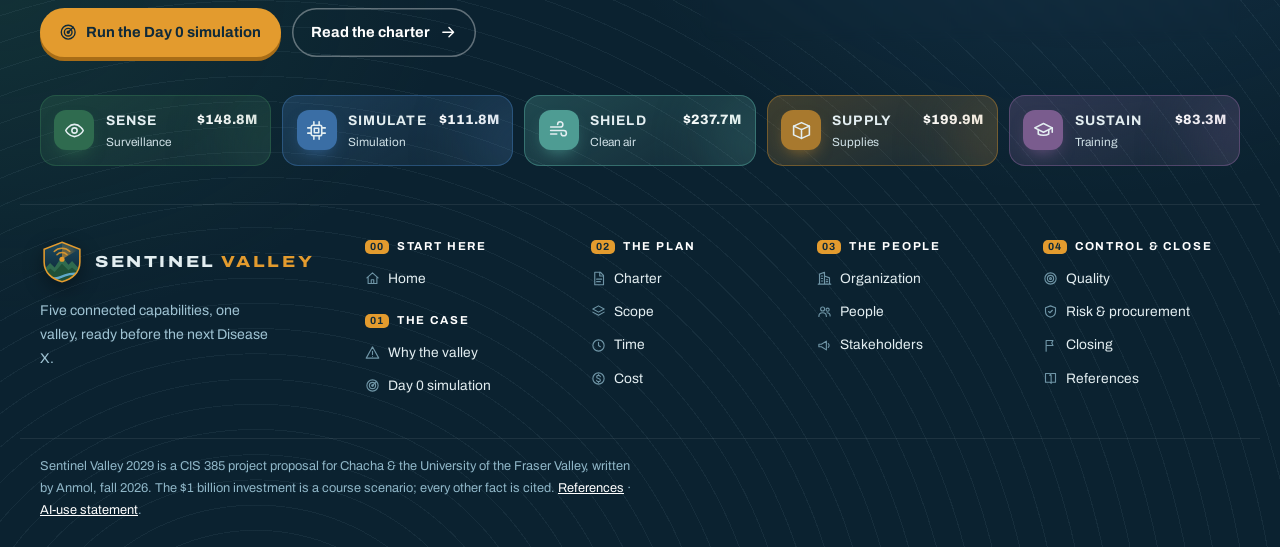
<file: time.html>
<!DOCTYPE html>
<html lang="en"><head><meta charset="utf-8"/><meta content="width=device-width,initial-scale=1" name="viewport"/>
<title>Time | Sentinel Valley 2029</title><meta content="Time management and Gantt chart" name="description"/><meta name="theme-color" content="#0F2A3A"/>
<link rel="icon" href="favicon.svg" type="image/svg+xml"/>
<link href="https://fonts.googleapis.com" rel="preconnect"/><link crossorigin="" href="https://fonts.gstatic.com" rel="preconnect"/>
<link href="https://fonts.googleapis.com/css2?family=Archivo:wdth,wght@100..125,400..800&amp;family=Source+Serif+4:ital,opsz,wght@0,8..60,400;0,8..60,600;1,8..60,400&amp;display=swap" rel="stylesheet"/>
<link href="style.css?v=mwudbpvv" rel="stylesheet"/></head><body><a class="skip" href="#main">Skip to content</a>
<svg class="sprite" aria-hidden="true"><symbol id="i-home" viewBox="0 0 24 24"><path d="M3 11l9-8 9 8M5 10v10h14V10"/><path d="M10 20v-6h4v6"/></symbol><symbol id="i-radar" viewBox="0 0 24 24"><circle cx="12" cy="12" r="9"/><circle cx="12" cy="12" r="5"/><path d="M12 12L18.5 5.5"/><circle cx="12" cy="12" r="1.3" fill="currentColor"/></symbol><symbol id="i-virus" viewBox="0 0 24 24"><circle cx="12" cy="12" r="5"/><path d="M12 2v3M12 19v3M2 12h3M19 12h3M4.9 4.9L7 7M17 17l2.1 2.1M4.9 19.1L7 17M17 7l2.1-2.1"/></symbol><symbol id="i-bird" viewBox="0 0 24 24"><path d="M4 13c4 0 6-3 7-6 1 3 3 5 6 5l3-2-1 4c-1.5 4-5 6-9 5.5L4 13z"/><circle cx="16.5" cy="11" r=".6" fill="currentColor"/></symbol><symbol id="i-air" viewBox="0 0 24 24"><path d="M3 8h11a3 3 0 1 0-3-3M3 12h15a3 3 0 1 1-3 3M3 16h7"/></symbol><symbol id="i-box" viewBox="0 0 24 24"><path d="M3 7l9-4 9 4v10l-9 4-9-4z"/><path d="M3 7l9 4 9-4M12 11v10"/></symbol><symbol id="i-cap" viewBox="0 0 24 24"><path d="M2 9l10-5 10 5-10 5z"/><path d="M6 11v5c3 2 9 2 12 0v-5M22 9v5"/></symbol><symbol id="i-people" viewBox="0 0 24 24"><circle cx="9" cy="8" r="3.2"/><path d="M3 20c0-3.5 2.7-6 6-6s6 2.5 6 6"/><circle cx="17" cy="9" r="2.5"/><path d="M16 14c3 0 5 2 5 5"/></symbol><symbol id="i-shield" viewBox="0 0 24 24"><path d="M12 3l8 3v6c0 5-3.5 8-8 9-4.5-1-8-4-8-9V6z"/><path d="M9 12l2 2 4-4"/></symbol><symbol id="i-chart" viewBox="0 0 24 24"><path d="M4 20V4M4 20h16"/><path d="M8 16v-4M12 16V8M16 16v-6"/></symbol><symbol id="i-clock" viewBox="0 0 24 24"><circle cx="12" cy="12" r="9"/><path d="M12 7v5l3 2"/></symbol><symbol id="i-dollar" viewBox="0 0 24 24"><circle cx="12" cy="12" r="9"/><path d="M15 9c-.5-1.2-1.7-2-3-2-1.7 0-3 1-3 2.4C9 13 15 11 15 14.6 15 16 13.7 17 12 17c-1.4 0-2.6-.8-3-2M12 5.5V7M12 17v1.5"/></symbol><symbol id="i-check" viewBox="0 0 24 24"><path d="M5 12l5 5 9-10"/></symbol><symbol id="i-flag" viewBox="0 0 24 24"><path d="M5 21V4M5 4h11l-2 4 2 4H5"/></symbol><symbol id="i-alert" viewBox="0 0 24 24"><path d="M12 3l10 18H2z"/><path d="M12 10v5M12 18v.01"/></symbol><symbol id="i-water" viewBox="0 0 24 24"><path d="M2 16c2-2 4-2 6 0s4 2 6 0 4-2 6 0M2 20c2-2 4-2 6 0s4 2 6 0 4-2 6 0"/><path d="M12 3c2 3 3.5 4.6 3.5 6.5a3.5 3.5 0 0 1-7 0C8.5 7.6 10 6 12 3z"/></symbol><symbol id="i-lab" viewBox="0 0 24 24"><path d="M9 3h6M10 3v6L4 19a1.5 1.5 0 0 0 1.3 2h13.4A1.5 1.5 0 0 0 20 19l-6-10V3"/><path d="M7 15h10"/></symbol><symbol id="i-cpu" viewBox="0 0 24 24"><rect x="6" y="6" width="12" height="12" rx="2"/><rect x="9.5" y="9.5" width="5" height="5"/><path d="M9 2v4M15 2v4M9 18v4M15 18v4M2 9h4M2 15h4M18 9h4M18 15h4"/></symbol><symbol id="i-doc" viewBox="0 0 24 24"><path d="M6 2h9l5 5v15H6z"/><path d="M14 2v6h6M9 13h8M9 17h6"/></symbol><symbol id="i-hand" viewBox="0 0 24 24"><path d="M8 13l3-3 2 1 4-3 4 4-6 6-3-1-2 1-5-4z"/><path d="M2 11l4-4 4 2M2 11l3 3"/></symbol><symbol id="i-mega" viewBox="0 0 24 24"><path d="M3 10v4h4l8 5V5L7 10z"/><path d="M18 9a4 4 0 0 1 0 6"/></symbol><symbol id="i-target" viewBox="0 0 24 24"><circle cx="12" cy="12" r="9"/><circle cx="12" cy="12" r="5"/><circle cx="12" cy="12" r="1.5"/></symbol><symbol id="i-layers" viewBox="0 0 24 24"><path d="M12 3l9 5-9 5-9-5z"/><path d="M3 13l9 5 9-5"/></symbol><symbol id="i-cycle" viewBox="0 0 24 24"><path d="M20 11a8 8 0 0 0-14.5-4.5M4 13a8 8 0 0 0 14.5 4.5"/><path d="M5 3v4h4M19 21v-4h-4"/></symbol><symbol id="i-building" viewBox="0 0 24 24"><path d="M4 21V5l8-3v19M12 8l8 3v10M2 21h20"/><path d="M7 8h2M7 12h2M7 16h2M15 14h2M15 17h2"/></symbol><symbol id="i-key" viewBox="0 0 24 24"><circle cx="8" cy="12" r="4"/><path d="M12 12h9M18 12v3M21 12v2"/></symbol><symbol id="i-star" viewBox="0 0 24 24"><path d="M12 3l2.7 5.6 6.1.9-4.4 4.3 1 6.1L12 17l-5.4 2.9 1-6.1L3.2 9.5l6.1-.9z"/></symbol><symbol id="i-arrow" viewBox="0 0 24 24"><path d="M5 12h14M13 6l6 6-6 6"/></symbol><symbol id="i-calendar" viewBox="0 0 24 24"><rect x="3" y="5" width="18" height="16" rx="2"/><path d="M3 10h18M8 3v4M16 3v4"/></symbol><symbol id="i-truck" viewBox="0 0 24 24"><path d="M2 6h12v10H2zM14 10h4l3 3v3h-7"/><circle cx="6" cy="18" r="2"/><circle cx="17" cy="18" r="2"/></symbol><symbol id="i-lock" viewBox="0 0 24 24"><rect x="4" y="11" width="16" height="10" rx="2"/><path d="M8 11V7a4 4 0 0 1 8 0v4"/></symbol><symbol id="i-book" viewBox="0 0 24 24"><path d="M4 4h6a3 3 0 0 1 3 3v13a2 2 0 0 0-2-2H4zM20 4h-6a3 3 0 0 0-3 3"/><path d="M20 4v14h-7"/></symbol><symbol id="i-spark" viewBox="0 0 24 24"><path d="M12 3v4M12 17v4M3 12h4M17 12h4M6 6l2.5 2.5M15.5 15.5L18 18M6 18l2.5-2.5M15.5 8.5L18 6"/></symbol><symbol id="i-tool" viewBox="0 0 24 24"><path d="M14.5 6.5a4 4 0 0 0-5.3 5.3L3 18l3 3 6.2-6.2a4 4 0 0 0 5.3-5.3l-2.5 2.5-2.5-.5-.5-2.5z"/></symbol><symbol id="i-eye" viewBox="0 0 24 24"><path d="M2 12s3.5-7 10-7 10 7 10 7-3.5 7-10 7S2 12 2 12z"/><circle cx="12" cy="12" r="3"/></symbol><symbol id="i-globe" viewBox="0 0 24 24"><circle cx="12" cy="12" r="9"/><path d="M3 12h18M12 3c3 3.5 3 14.5 0 18M12 3c-3 3.5-3 14.5 0 18"/></symbol><symbol id="i-heart" viewBox="0 0 24 24"><path d="M12 20s-8-4.5-8-10.5A4.5 4.5 0 0 1 12 7a4.5 4.5 0 0 1 8 2.5C20 15.5 12 20 12 20z"/></symbol><symbol id="i-scale" viewBox="0 0 24 24"><path d="M12 3v18M5 21h14M4 8h16M7 8l-3 6a3 3 0 0 0 6 0zM17 8l-3 6a3 3 0 0 0 6 0z"/></symbol><symbol id="i-bolt" viewBox="0 0 24 24"><path d="M13 2L4 14h7l-1 8 9-12h-7z"/></symbol><symbol id="i-search" viewBox="0 0 24 24"><circle cx="11" cy="11" r="7"/><path d="M20 20l-4-4"/></symbol><symbol id="i-list" viewBox="0 0 24 24"><path d="M9 6h12M9 12h12M9 18h12"/><circle cx="4.5" cy="6" r="1" fill="currentColor"/><circle cx="4.5" cy="12" r="1" fill="currentColor"/><circle cx="4.5" cy="18" r="1" fill="currentColor"/></symbol><symbol id="i-text" viewBox="0 0 24 24"><path d="M3 19l5-14 5 14M5 14h6M15 19l3.5-9 3.5 9M16.2 16h4.6"/></symbol><symbol id="i-up" viewBox="0 0 24 24"><path d="M12 19V5M5 12l7-7 7 7"/></symbol><symbol id="i-info" viewBox="0 0 24 24"><circle cx="12" cy="12" r="9"/><path d="M12 11v6M12 7.5v.01"/></symbol><symbol id="i-enter" viewBox="0 0 24 24"><path d="M20 5v7a3 3 0 0 1-3 3H5M9 11l-4 4 4 4"/></symbol></svg>
<header class="site"><div class="bar"><a class="brand" href="index.html" aria-label="Sentinel Valley 2029, home"><svg class="mark" viewBox="0 0 48 48" aria-hidden="true"><defs><clipPath id="lgc"><path d="M24 2.5L43.5 10v14c0 11.5-8.6 18.8-19.5 21.5C13.1 42.8 4.5 35.5 4.5 24V10z"/></clipPath><linearGradient id="lgg" x1="0" y1="0" x2="0" y2="1"><stop offset="0" stop-color="#1C4A60"/><stop offset="1" stop-color="#0B2230"/></linearGradient><radialGradient id="lgs" cx="24" cy="21" r="20" gradientUnits="userSpaceOnUse"><stop offset="0" stop-color="#E39B2E" stop-opacity=".75"/><stop offset="1" stop-color="#E39B2E" stop-opacity="0"/></radialGradient></defs>
<path d="M24 2.5L43.5 10v14c0 11.5-8.6 18.8-19.5 21.5C13.1 42.8 4.5 35.5 4.5 24V10z" fill="url(#lgg)"/>
<g clip-path="url(#lgc)"><path class="sweep" d="M24 21L24 1A20 20 0 0 1 41.3 11z" fill="url(#lgs)"/>
<path d="M2 35l9-10 5 5 8-12 7 9 4-4 11 12v14H2z" fill="#2F6B4F"/><path d="M2 38l9-7 5 4 8-9 7 7 4-3 11 9v14H2z" fill="#1F5138"/>
<path d="M0 43c8-4 14 1 21-2s14-6 27-3" fill="none" stroke="#5FA8C8" stroke-width="2.6" stroke-linecap="round"/></g>
<path d="M18.5 16a7.5 7.5 0 0 1 11 0M15.5 12.5a12 12 0 0 1 17 0" fill="none" stroke="#E39B2E" stroke-width="1.6" stroke-linecap="round" opacity=".9"/>
<circle class="eye" cx="24" cy="21" r="2.8" fill="#E39B2E"/>
<path d="M24 2.5L43.5 10v14c0 11.5-8.6 18.8-19.5 21.5C13.1 42.8 4.5 35.5 4.5 24V10z" fill="none" stroke="#E39B2E" stroke-width="1.7"/></svg><span class="word"><b>SENTINEL<i>VALLEY</i></b><small>2029 · One Health early warning</small></span></a>
<button class="navtoggle" type="button" aria-label="Open menu" aria-expanded="false" aria-controls="mainnav"><i></i><i></i><i></i></button>
<nav aria-label="Main" class="main" id="mainnav"><ul><li><a class="solo homelink" href="index.html"><svg class="i"><use href="#i-home"/></svg>Home</a></li><li class="grp"><button type="button" aria-expanded="false"><em>01</em>The case</button><div class="menu"><a href="why.html"><svg class="i"><use href="#i-alert"/></svg><b>Why the valley</b><span>Spillover risk, the cost of 2020, what works</span></a><a href="simulation.html"><svg class="i"><use href="#i-radar"/></svg><b>Day 0 simulation</b><span>Replay a 2030 outbreak, twice</span></a></div></li><li class="grp current"><button type="button" aria-expanded="false"><em>02</em>The plan</button><div class="menu"><a href="charter.html"><svg class="i"><use href="#i-doc"/></svg><b>Charter</b><span>Objectives, champion and sign-off</span></a><a href="scope.html"><svg class="i"><use href="#i-layers"/></svg><b>Scope</b><span>In and out of scope, 12 deliverables, WBS</span></a><a href="time.html" aria-current="page"><svg class="i"><use href="#i-clock"/></svg><b>Time</b><span>Gantt chart, critical path, milestones</span></a><a href="cost.html"><svg class="i"><use href="#i-dollar"/></svg><b>Cost</b><span>Every dollar of $1B, earned value, ROI</span></a></div></li><li class="grp"><button type="button" aria-expanded="false"><em>03</em>The people</button><div class="menu"><a href="organization.html"><svg class="i"><use href="#i-building"/></svg><b>Organization</b><span>Three spheres, four frames, life cycles</span></a><a href="people.html"><svg class="i"><use href="#i-people"/></svg><b>People</b><span>Team, motivation and resource planning</span></a><a href="stakeholders.html"><svg class="i"><use href="#i-mega"/></svg><b>Stakeholders</b><span>Who is affected and how we communicate</span></a></div></li><li class="grp"><button type="button" aria-expanded="false"><em>04</em>Control &amp; close</button><div class="menu"><a href="quality.html"><svg class="i"><use href="#i-target"/></svg><b>Quality</b><span>Quality plan, testing, cost of quality</span></a><a href="risk.html"><svg class="i"><use href="#i-shield"/></svg><b>Risk &amp; procurement</b><span>SWOT, top 10 risks, contracts</span></a><a href="closing.html"><svg class="i"><use href="#i-flag"/></svg><b>Closing</b><span>Acceptance, handover, lessons learned</span></a></div></li><li><a class="solo" href="references.html">References</a></li></ul></nav>
<button class="hsearch" type="button" aria-label="Search the whole site (Ctrl K)"><svg class="i"><use href="#i-search"/></svg><span>Search</span><kbd>Ctrl K</kbd></button>
<a class="cta" href="simulation.html"><span class="dot"></span>Run Day 0</a></div><div class="progress" aria-hidden="true"><i></i></div></header>
<main id="main">
<section class="phero"><p class="eyebrow"><a class="crumb" href="index.html"><svg class="i"><use href="#i-home"/></svg>Home</a><i></i><span>02</span>The plan<i></i>Time</p>
<h1>Time: schedule and Gantt chart</h1>
<p class="lede">The work runs from January 4, 2027 to a formal close on December 31,
2029. The system goes live on October 1, 2029, which leaves three months
for closing.</p>
<div class="chips"><small>Course topic</small><a class="chip-t" href="time.html"><b>1</b>Time</a></div>
<div class="kpis"><div class="kpi"><b>36 months</b><span>Jan 2027 – Dec 2029</span></div><div class="kpi"><b>34</b><span>activities and milestones</span></div><div class="kpi"><b>5</b><span>SMART milestones</span></div><div class="kpi"><b>3 months</b><span>project buffer before the hard close</span></div></div></section>
<aside class="tldr" aria-label="Key takeaways"><div class="tl-h"><span class="tl-ic"><svg class="i"><use href="#i-bolt"/></svg></span><b>In 30 seconds</b><span class="tl-meta"><svg class="i"><use href="#i-clock"/></svg>3 min read · 5 sections</span></div><ol><li>Start Jan 4, 2027 · go-live Oct 1, 2029 · formal close Dec 31, 2029.</li><li>The critical path runs through the flood-proof depot.</li><li>PERT puts depot construction at 13.5 months, with a 3-month buffer before close.</li></ol></aside>

<section data-toc="The Gantt chart" id="the-gantt-chart" class="sec">
<div class="sec-head"><div class="num"><svg class="i"><use href="#i-calendar"/></svg></div><h2>The Gantt chart</h2><p>Hover a bar to see its exact dates. Use the buttons to show only the critical path or one pillar.</p></div>
<div aria-label="Filter the Gantt chart" class="btnrow" role="group">
<button aria-pressed="true" class="chip" data-g="" onclick="setG(this,'all')">All work</button>
<button aria-pressed="false" class="chip" data-g="" onclick="setG(this,'crit')">Critical path</button>
<button aria-pressed="false" class="chip" data-g="" onclick="setG(this,'SENSE')">SENSE</button>
<button aria-pressed="false" class="chip" data-g="" onclick="setG(this,'SIMULATE')">SIMULATE</button>
<button aria-pressed="false" class="chip" data-g="" onclick="setG(this,'SHIELD')">SHIELD</button>
<button aria-pressed="false" class="chip" data-g="" onclick="setG(this,'SUPPLY')">SUPPLY</button>
<button aria-pressed="false" class="chip" data-g="" onclick="setG(this,'SUSTAIN')">SUSTAIN</button></div>
<figure style="margin-top:0"><div class="gantt" id="gantt"></div>
<div class="legend"><span><i style="background:#0F2A3A"></i>Initiating, planning, closing</span><span><i style="background:#6B7A83"></i>Procurement</span><span><i style="background:#2F6B4F"></i>SENSE</span><span><i style="background:#3A6EA5"></i>SIMULATE</span><span><i style="background:#4E9C93"></i>SHIELD</span><span><i style="background:#A8792E"></i>SUPPLY</span><span><i style="background:#7A5C8E"></i>SUSTAIN</span><span><i style="background:#C0392B"></i>Testing</span><span><i style="background:#E39B2E"></i>Milestone / amber outline = critical path</span></div>
<figcaption>Gantt chart of 34 activities and milestones. Hover a bar to see its exact dates. Use the buttons to show only the critical path or one pillar. For how the pillars work together during an outbreak, see the <a href="simulation.html">response flowchart on the Day 0 page</a>.</figcaption></figure>
</section>

<section data-toc="How the schedule was built" id="how-the-schedule-was-built" class="sec">
<div class="sec-head"><div class="num"><svg class="i"><use href="#i-tool"/></svg></div><h2>How the schedule was built</h2><p>Scheduling followed the seven steps from the lectures: plan schedule
management, define activities, sequence them, estimate resources,
estimate durations, develop the schedule and control it (Renso,
2026).</p></div>
<ol class="flow arrows" style="--min:120px">
<li><b>Plan schedule management</b></li><li><b>Define activities</b></li><li><b>Sequence them</b></li><li><b>Estimate resources</b></li><li><b>Estimate durations</b></li><li><b>Develop the schedule</b></li><li><b>Control it</b></li></ol>

<h3>Dependencies</h3>
<div class="cards" style="--min:260px">
<div class="card" style="--c:var(--ink)"><div class="ic"><svg class="i"><use href="#i-lock"/></svg></div><span class="tag">Mandatory (hard logic)</span><p>The depot must be built (7.2) before the stockpile can move in (7.3). Integrated testing (9.1) cannot start until the systems exist.</p></div>
<div class="card" style="--c:var(--simulate)"><div class="ic"><svg class="i"><use href="#i-scale"/></svg></div><span class="tag">Discretionary</span><p>I chose to finish privacy impact assessments (2.2) before any data work on the digital twin begins, even though design could technically overlap.</p></div>
<div class="card" style="--c:var(--shield)"><div class="ic"><svg class="i"><use href="#i-calendar"/></svg></div><span class="tag">External</span><p>School HVAC work can only happen in July
and August, when students are away. So SHIELD work is split into two
summer waves (6.2a and 6.2b).</p></div></div>
</section>

<section data-toc="The critical path" id="the-critical-path" class="sec">
<div class="sec-head"><div class="num"><svg class="i"><use href="#i-bolt"/></svg></div><h2>The critical path</h2><p>The longest chain of dependent work. Any delay on this chain delays the whole project.</p></div>
<ol class="chain"><li>Charter</li><li>Requirements</li><li>Detailed design</li><li>Baseline approval</li><li>Procurement</li><li>Depot land</li><li>Depot construction</li><li>Stockpile</li><li>Integrated testing</li><li>Operation Sentinel</li><li>Go-live</li><li class="end">Closing</li></ol>
<div class="prose"><p>The longest chain of dependent work is: charter, then requirements,
then detailed design, then baseline approval, then procurement, then
depot land, depot construction, stockpile, integrated testing, Operation
Sentinel, go-live and closing. Any delay on this chain delays the whole
project. The PMO tracks it weekly, and the depot contract has
late-delivery penalties. Click "Critical path" above to see it.</p></div>
</section>

<section data-toc="SMART milestones" id="smart-milestones" class="sec">
<div class="sec-head"><div class="num"><svg class="i"><use href="#i-flag"/></svg></div><h2>SMART milestones</h2><p>Milestones on a Gantt chart should be specific, measurable, assignable, realistic and time-framed (Renso, 2026):</p></div>
<ol class="steps">
<li><span class="t">M1 Charter approved</span><span class="when">Feb 26, 2027 · Owner: Champion</span><p>Measured by: four signatures on the charter</p></li>
<li><span class="t">M2 Baseline plan approved (kill point)</span><span class="when">Sep 3, 2027 · Owner: PM</span><p>Measured by: steering committee vote: continue, redirect or stop</p></li>
<li><span class="t">M3 Major contracts awarded</span><span class="when">Nov 30, 2027 · Owner: Procurement lead</span><p>Measured by: signed contracts for depot, lab, HVAC, compute</p></li>
<li><span class="t">M4 Go-live</span><span class="when">Oct 1, 2029 · Owner: Sponsor</span><p>Measured by: Operation Sentinel passed; alert issued within 72 hours</p></li>
<li><span class="t">M5 Project closed</span><span class="when">Dec 31, 2029 · Owner: PM</span><p>Measured by: all deliverables accepted, contracts closed, lessons learned filed</p></li></ol>
</section>

<section data-toc="PERT estimate and project buffer" id="pert-estimate-and-project-buffer" class="sec split even">
<div><p class="kicker">Estimating under uncertainty</p><h2>PERT estimate and project buffer</h2>
<div class="prose"><p>Estimates are uncertain, so a project buffer should always exist
(Renso, 2026). For the riskiest task, depot construction, I used PERT:
optimistic 10 months, most likely 13 months, pessimistic 19 months. The
PERT estimate is (10 + 4×13 + 19) ÷ 6 = 13.5 months, which is the
duration planned on the chart. Go-live is three months before the hard
close date, and that gap is the project buffer.</p></div></div>
<div class="card dark" style="align-self:center"><span class="tag" style="color:var(--amber)">Depot construction · PERT</span>
<div class="bars" style="margin:.8rem 0">
<div class="bar-row"><span class="lbl"><b style="color:#fff">Optimistic</b></span><div class="track-b" style="background:rgba(255,255,255,.08)"><div class="fill" style="--v:52.6;--c:var(--shield)">10</div></div></div>
<div class="bar-row"><span class="lbl"><b style="color:#fff">Most likely</b></span><div class="track-b" style="background:rgba(255,255,255,.08)"><div class="fill" style="--v:68.4;--c:var(--simulate)">13</div></div></div>
<div class="bar-row"><span class="lbl"><b style="color:#fff">Pessimistic</b></span><div class="track-b" style="background:rgba(255,255,255,.08)"><div class="fill" style="--v:100;--c:#C0392B">19</div></div></div></div>
<p style="font-family:var(--display);margin:0">(10 + 4×13 + 19) ÷ 6 = <b style="color:var(--amber);font-size:1.6rem">13.5 months</b></p></div>
</section>

<section class="sec">
<div class="banner"><span class="big">5 days</span><p><b>Controlling the schedule.</b> If a team misses a deadline, I act within five working days (Renso,
2026). A slipped milestone triggers a recovery plan: re-sequencing,
adding temporary staff, or using contingency funds. If two milestones
slip in a row, the issue goes to the steering committee.</p></div>
</section>
<nav class="pager" aria-label="Previous and next page"><a class="prev" href="scope.html"><small>← Previous</small><b>Scope</b></a><a class="next" href="cost.html"><small>Next →</small><b>Cost</b></a></nav>
</main>
<footer class="site"><div class="f-sky" aria-hidden="true"><svg viewBox="0 0 1440 170" preserveAspectRatio="none">
<path class="r1" d="M0 118 L70 78 L140 104 L235 46 L330 98 L420 60 L515 102 L610 38 L705 92 L795 64 L885 108 L985 32 L1080 92 L1170 54 L1260 98 L1350 48 L1440 86 V170 H0Z"/>
<path class="r2" d="M0 140 C90 112 170 128 260 112 S420 92 520 118 S700 126 800 104 S980 84 1090 110 S1290 118 1440 100 V170 H0Z"/>
<path class="r3" d="M0 152 C120 136 230 150 340 140 S560 124 700 142 S960 160 1100 140 S1320 128 1440 142 V170 H0Z"/>
<path class="river" d="M0 162 C200 152 360 168 560 157 S900 146 1080 159 S1320 163 1440 154"/><g class="bcn" style="--c:var(--sense);--d:0s"><line x1="170" y1="140" x2="170" y2="118"/><circle class="ring" cx="170" cy="118" r="6"/><circle class="dot" cx="170" cy="118" r="4"/><title>Mission</title></g><g class="bcn" style="--c:var(--simulate);--d:0.45s"><line x1="330" y1="148" x2="330" y2="126"/><circle class="ring" cx="330" cy="126" r="6"/><circle class="dot" cx="330" cy="126" r="4"/><title>Abbotsford</title></g><g class="bcn" style="--c:var(--shield);--d:0.9s"><line x1="430" y1="154" x2="430" y2="132"/><circle class="ring" cx="430" cy="132" r="6"/><circle class="dot" cx="430" cy="132" r="4"/><title>Sumas border</title></g><g class="bcn" style="--c:var(--supply);--d:1.35s"><line x1="560" y1="144" x2="560" y2="122"/><circle class="ring" cx="560" cy="122" r="6"/><circle class="dot" cx="560" cy="122" r="4"/><title>Sumas Prairie</title></g><g class="bcn" style="--c:var(--sustain);--d:1.8s"><line x1="650" y1="152" x2="650" y2="130"/><circle class="ring" cx="650" cy="130" r="6"/><circle class="dot" cx="650" cy="130" r="4"/><title>Yarrow</title></g><g class="bcn" style="--c:var(--sense);--d:2.25s"><line x1="770" y1="138" x2="770" y2="116"/><circle class="ring" cx="770" cy="116" r="6"/><circle class="dot" cx="770" cy="116" r="4"/><title>Chilliwack</title></g><g class="bcn" style="--c:var(--simulate);--d:2.7s"><line x1="910" y1="132" x2="910" y2="110"/><circle class="ring" cx="910" cy="110" r="6"/><circle class="dot" cx="910" cy="110" r="4"/><title>Agassiz</title></g><g class="bcn" style="--c:var(--shield);--d:3.15s"><line x1="1110" y1="122" x2="1110" y2="100"/><circle class="ring" cx="1110" cy="100" r="6"/><circle class="dot" cx="1110" cy="100" r="4"/><title>Hope</title></g></svg></div><div class="f-body">
<div class="f-hero"><div class="f-pitch"><p class="f-kicker"><span class="pulse"></span>Sentinel Valley 2029 · One Health early warning</p>
<h2>See the next pandemic <em>first</em>.</h2>
<p>A One Health pandemic early-warning and response network for the Fraser Valley, from Mission to Hope.</p>
<div class="f-cta"><a class="btn pri" href="simulation.html"><svg class="i"><use href="#i-radar"/></svg>Run the Day 0 simulation</a><a class="btn ghost" href="charter.html">Read the charter <svg class="i"><use href="#i-arrow"/></svg></a></div></div>
<div class="f-count" style="--gl:91.67%"><p class="f-kicker">Mission clock <span class="f-state">Proposal stage</span></p>
<div class="f-nums"><div data-k="start"><b>41</b><small>days to project start</small></div><div data-k="live"><b>1,042</b><small>days to go-live</small></div><div data-k="close"><b>1,133</b><small>days to formal close</small></div></div>
<div class="f-line" role="img" aria-label="Project timeline from January 4, 2027 to December 31, 2029"><i class="f-prog"></i><span class="m s"><em>Start</em>Jan 4, 2027</span><span class="m g"><em>Go-live</em>Oct 1, 2029</span><span class="m c"><em>Close</em>Dec 31, 2029</span></div></div></div>
<nav class="f-pillars" aria-label="The five pillars"><a class="f-pill" href="index.html#five-connected-capabilities-the-5s" style="--c:var(--sense)"><span class="f-pic"><svg class="i"><use href="#i-eye"/></svg></span><b>SENSE</b><small>Surveillance</small><em>$148.8M</em></a><a class="f-pill" href="index.html#five-connected-capabilities-the-5s" style="--c:var(--simulate)"><span class="f-pic"><svg class="i"><use href="#i-cpu"/></svg></span><b>SIMULATE</b><small>Simulation</small><em>$111.8M</em></a><a class="f-pill" href="index.html#five-connected-capabilities-the-5s" style="--c:var(--shield)"><span class="f-pic"><svg class="i"><use href="#i-air"/></svg></span><b>SHIELD</b><small>Clean air</small><em>$237.7M</em></a><a class="f-pill" href="index.html#five-connected-capabilities-the-5s" style="--c:var(--supply)"><span class="f-pic"><svg class="i"><use href="#i-box"/></svg></span><b>SUPPLY</b><small>Supplies</small><em>$199.9M</em></a><a class="f-pill" href="index.html#five-connected-capabilities-the-5s" style="--c:var(--sustain)"><span class="f-pic"><svg class="i"><use href="#i-cap"/></svg></span><b>SUSTAIN</b><small>Training</small><em>$83.3M</em></a></nav>
<div class="fwrap"><div class="f-brand"><a class="brand" href="index.html" aria-label="Sentinel Valley 2029, home"><svg class="mark" viewBox="0 0 48 48" aria-hidden="true"><defs><clipPath id="lfc"><path d="M24 2.5L43.5 10v14c0 11.5-8.6 18.8-19.5 21.5C13.1 42.8 4.5 35.5 4.5 24V10z"/></clipPath><linearGradient id="lfg" x1="0" y1="0" x2="0" y2="1"><stop offset="0" stop-color="#1C4A60"/><stop offset="1" stop-color="#0B2230"/></linearGradient><radialGradient id="lfs" cx="24" cy="21" r="20" gradientUnits="userSpaceOnUse"><stop offset="0" stop-color="#E39B2E" stop-opacity=".75"/><stop offset="1" stop-color="#E39B2E" stop-opacity="0"/></radialGradient></defs>
<path d="M24 2.5L43.5 10v14c0 11.5-8.6 18.8-19.5 21.5C13.1 42.8 4.5 35.5 4.5 24V10z" fill="url(#lfg)"/>
<g clip-path="url(#lfc)"><path class="sweep" d="M24 21L24 1A20 20 0 0 1 41.3 11z" fill="url(#lfs)"/>
<path d="M2 35l9-10 5 5 8-12 7 9 4-4 11 12v14H2z" fill="#2F6B4F"/><path d="M2 38l9-7 5 4 8-9 7 7 4-3 11 9v14H2z" fill="#1F5138"/>
<path d="M0 43c8-4 14 1 21-2s14-6 27-3" fill="none" stroke="#5FA8C8" stroke-width="2.6" stroke-linecap="round"/></g>
<path d="M18.5 16a7.5 7.5 0 0 1 11 0M15.5 12.5a12 12 0 0 1 17 0" fill="none" stroke="#E39B2E" stroke-width="1.6" stroke-linecap="round" opacity=".9"/>
<circle class="eye" cx="24" cy="21" r="2.8" fill="#E39B2E"/>
<path d="M24 2.5L43.5 10v14c0 11.5-8.6 18.8-19.5 21.5C13.1 42.8 4.5 35.5 4.5 24V10z" fill="none" stroke="#E39B2E" stroke-width="1.7"/></svg><span class="word"><b>SENTINEL<i>VALLEY</i></b><small>2029 · One Health early warning</small></span></a><p>Five connected capabilities, one valley, ready before the next Disease X.</p></div>
<div><h4><span>00</span>Start here</h4><ul><li><a href="index.html"><svg class="i"><use href="#i-home"/></svg>Home</a></li></ul><h4><span>01</span>The case</h4><ul><li><a href="why.html"><svg class="i"><use href="#i-alert"/></svg>Why the valley</a></li><li><a href="simulation.html"><svg class="i"><use href="#i-radar"/></svg>Day 0 simulation</a></li></ul></div>
<div><h4><span>02</span>The plan</h4><ul><li><a href="charter.html"><svg class="i"><use href="#i-doc"/></svg>Charter</a></li><li><a href="scope.html"><svg class="i"><use href="#i-layers"/></svg>Scope</a></li><li><a href="time.html"><svg class="i"><use href="#i-clock"/></svg>Time</a></li><li><a href="cost.html"><svg class="i"><use href="#i-dollar"/></svg>Cost</a></li></ul></div>
<div><h4><span>03</span>The people</h4><ul><li><a href="organization.html"><svg class="i"><use href="#i-building"/></svg>Organization</a></li><li><a href="people.html"><svg class="i"><use href="#i-people"/></svg>People</a></li><li><a href="stakeholders.html"><svg class="i"><use href="#i-mega"/></svg>Stakeholders</a></li></ul></div>
<div><h4><span>04</span>Control &amp; close</h4><ul><li><a href="quality.html"><svg class="i"><use href="#i-target"/></svg>Quality</a></li><li><a href="risk.html"><svg class="i"><use href="#i-shield"/></svg>Risk &amp; procurement</a></li><li><a href="closing.html"><svg class="i"><use href="#i-flag"/></svg>Closing</a></li><li><a href="references.html"><svg class="i"><use href="#i-book"/></svg>References</a></li></ul></div></div>
<div class="fine"><p>Sentinel Valley 2029 is a CIS 385 project proposal for Chacha &amp; the University of the Fraser Valley, written by Anmol, fall 2026. The $1 billion investment is a course scenario; every other fact is cited. <a href="references.html">References</a> · <a href="references.html#ai-use">AI-use statement</a>.</p></div></div></footer>
<script src="budget.js?v=mwudbpvv"></script><script src="app.js?v=mwudbpvv"></script></body></html>
</file>
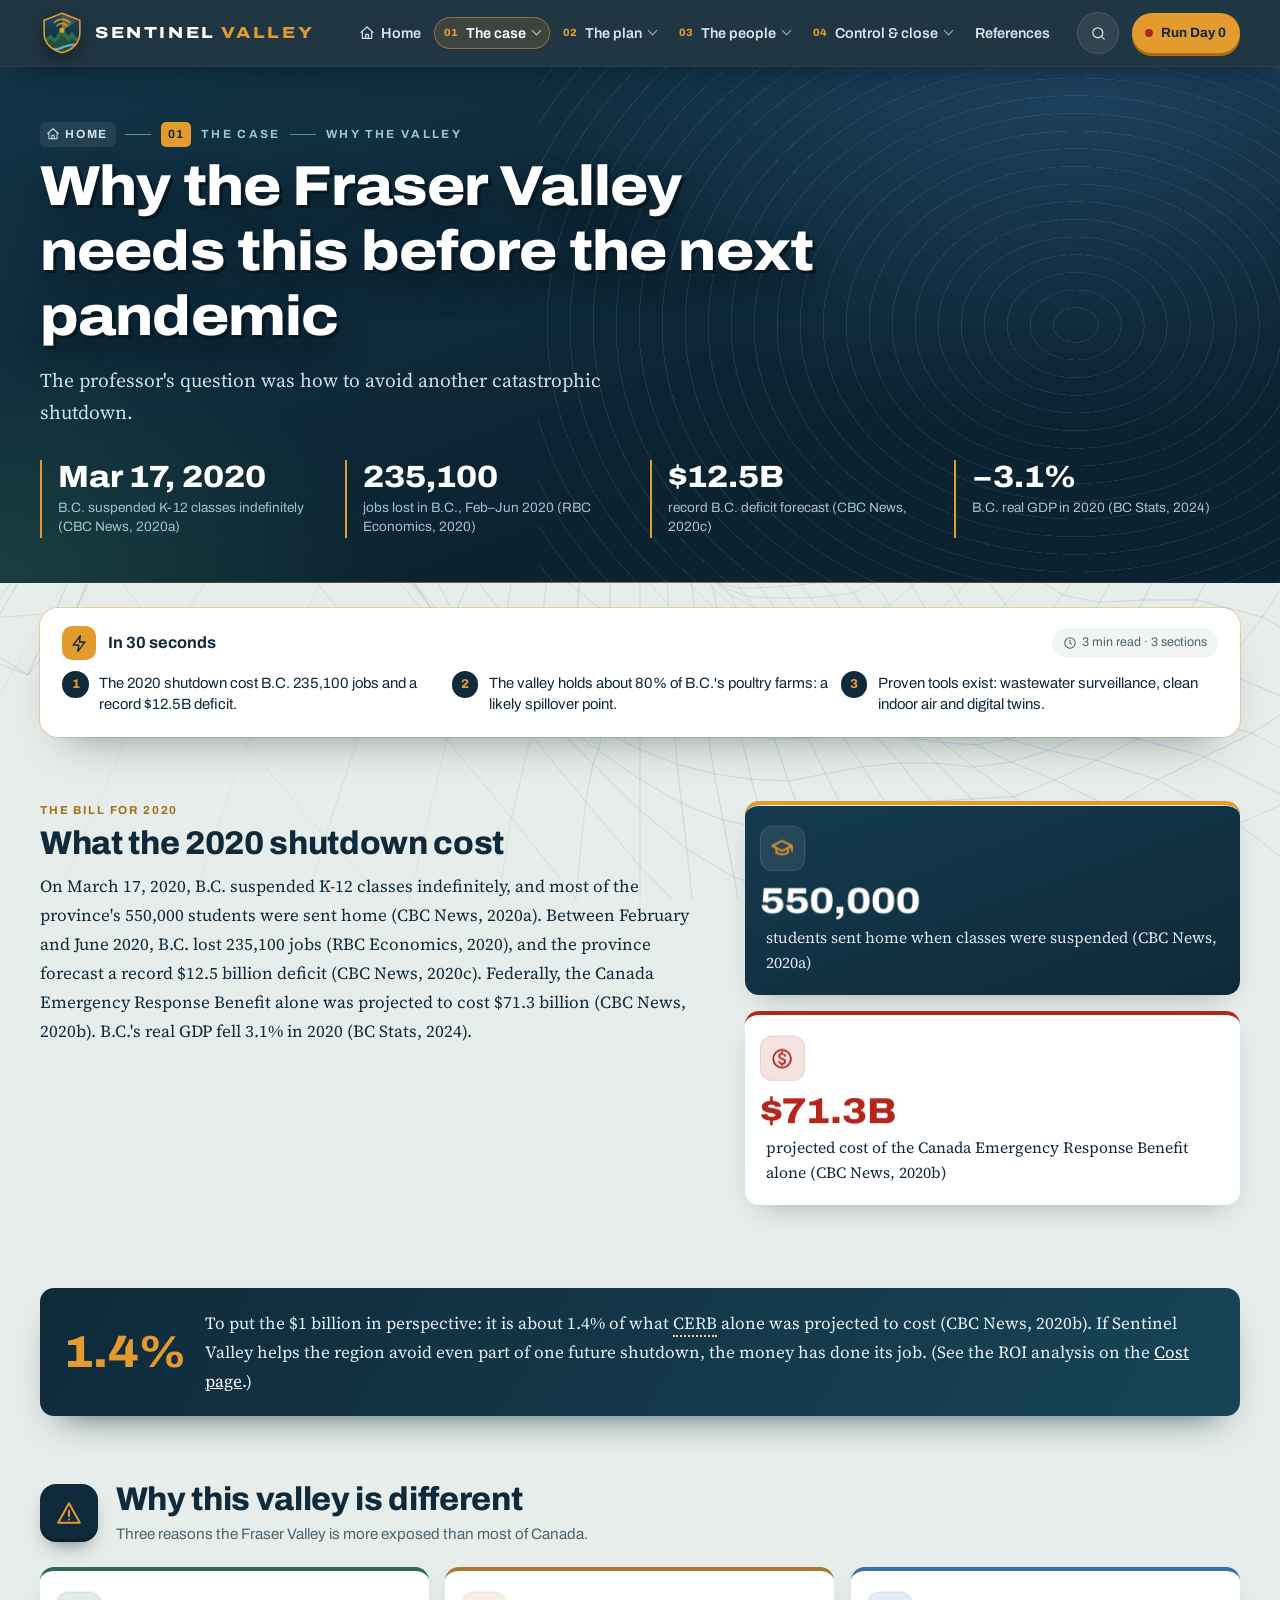
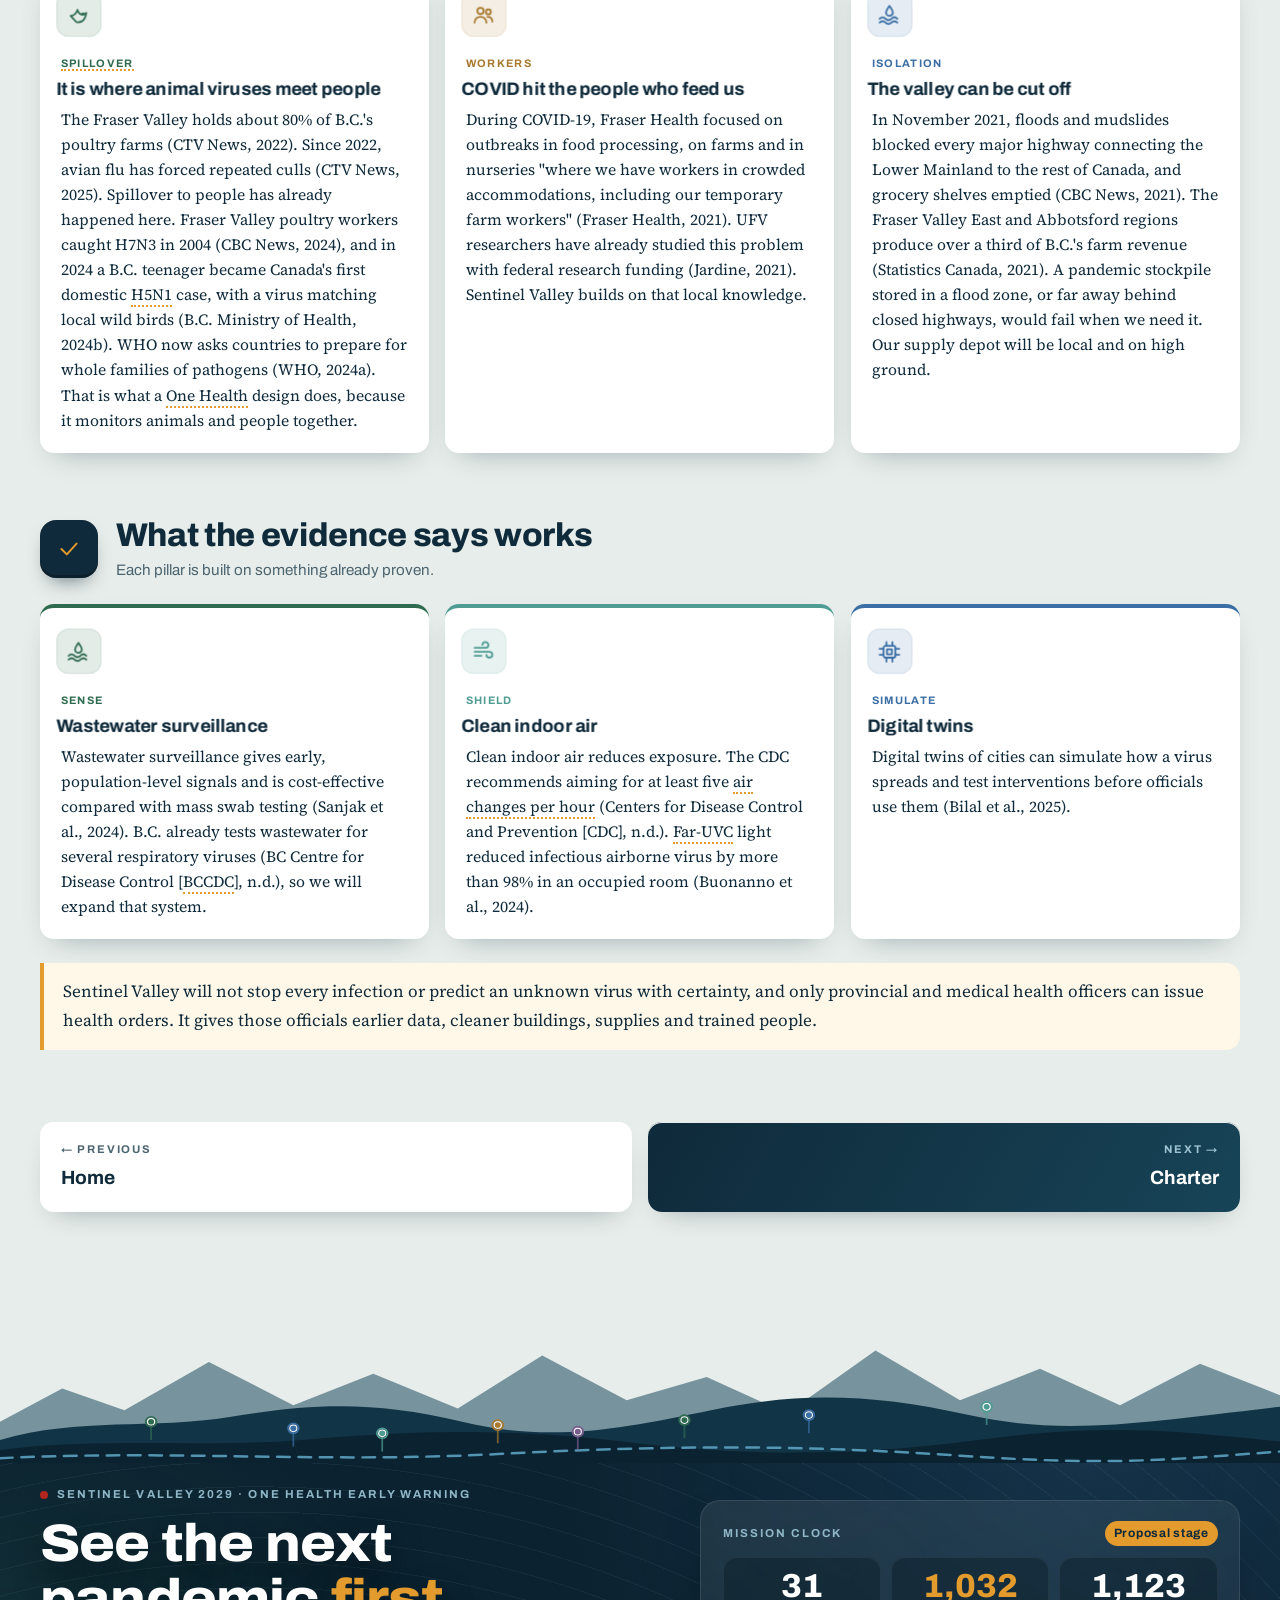
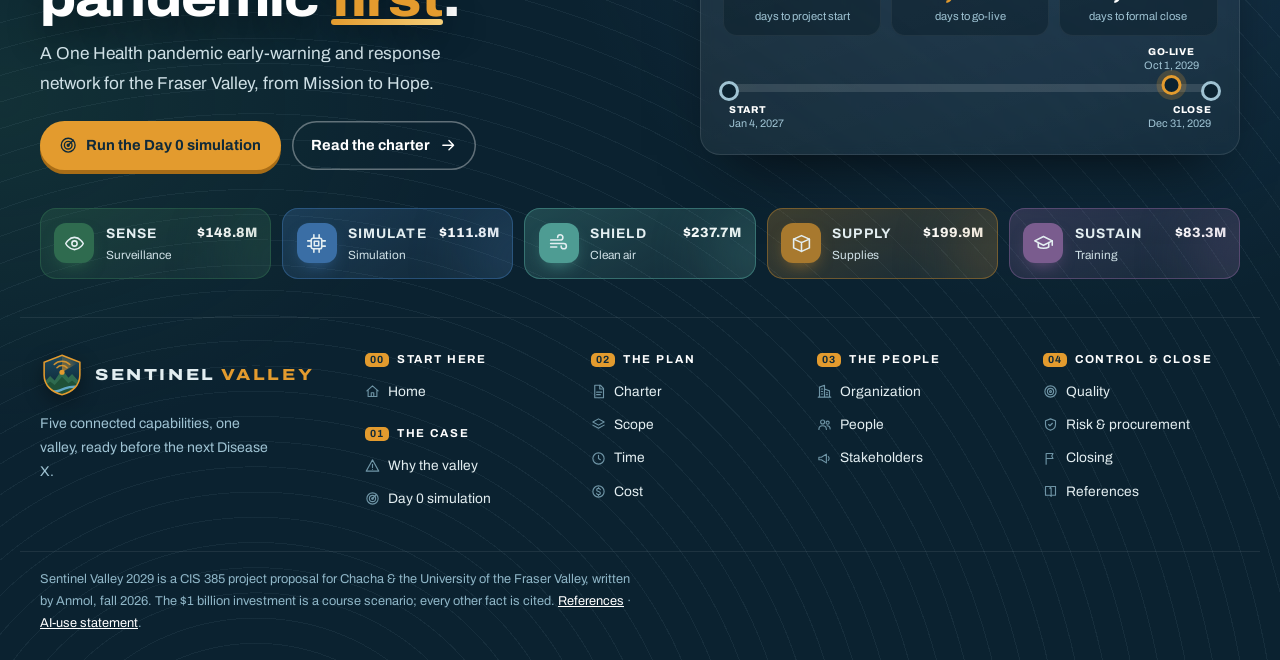
<file: why.html>
<!DOCTYPE html>
<html lang="en"><head><meta charset="utf-8"/><meta content="width=device-width,initial-scale=1" name="viewport"/>
<title>Why | Sentinel Valley 2029</title><meta content="Why the Fraser Valley needs a pandemic early-warning network" name="description"/><meta name="theme-color" content="#0F2A3A"/>
<link rel="icon" href="favicon.svg" type="image/svg+xml"/>
<link href="https://fonts.googleapis.com" rel="preconnect"/><link crossorigin="" href="https://fonts.gstatic.com" rel="preconnect"/>
<link href="https://fonts.googleapis.com/css2?family=Archivo:wdth,wght@100..125,400..800&amp;family=Source+Serif+4:ital,opsz,wght@0,8..60,400;0,8..60,600;1,8..60,400&amp;display=swap" rel="stylesheet"/>
<link href="style.css?v=mwudbpvv" rel="stylesheet"/></head><body><a class="skip" href="#main">Skip to content</a>
<svg class="sprite" aria-hidden="true"><symbol id="i-home" viewBox="0 0 24 24"><path d="M3 11l9-8 9 8M5 10v10h14V10"/><path d="M10 20v-6h4v6"/></symbol><symbol id="i-radar" viewBox="0 0 24 24"><circle cx="12" cy="12" r="9"/><circle cx="12" cy="12" r="5"/><path d="M12 12L18.5 5.5"/><circle cx="12" cy="12" r="1.3" fill="currentColor"/></symbol><symbol id="i-virus" viewBox="0 0 24 24"><circle cx="12" cy="12" r="5"/><path d="M12 2v3M12 19v3M2 12h3M19 12h3M4.9 4.9L7 7M17 17l2.1 2.1M4.9 19.1L7 17M17 7l2.1-2.1"/></symbol><symbol id="i-bird" viewBox="0 0 24 24"><path d="M4 13c4 0 6-3 7-6 1 3 3 5 6 5l3-2-1 4c-1.5 4-5 6-9 5.5L4 13z"/><circle cx="16.5" cy="11" r=".6" fill="currentColor"/></symbol><symbol id="i-air" viewBox="0 0 24 24"><path d="M3 8h11a3 3 0 1 0-3-3M3 12h15a3 3 0 1 1-3 3M3 16h7"/></symbol><symbol id="i-box" viewBox="0 0 24 24"><path d="M3 7l9-4 9 4v10l-9 4-9-4z"/><path d="M3 7l9 4 9-4M12 11v10"/></symbol><symbol id="i-cap" viewBox="0 0 24 24"><path d="M2 9l10-5 10 5-10 5z"/><path d="M6 11v5c3 2 9 2 12 0v-5M22 9v5"/></symbol><symbol id="i-people" viewBox="0 0 24 24"><circle cx="9" cy="8" r="3.2"/><path d="M3 20c0-3.5 2.7-6 6-6s6 2.5 6 6"/><circle cx="17" cy="9" r="2.5"/><path d="M16 14c3 0 5 2 5 5"/></symbol><symbol id="i-shield" viewBox="0 0 24 24"><path d="M12 3l8 3v6c0 5-3.5 8-8 9-4.5-1-8-4-8-9V6z"/><path d="M9 12l2 2 4-4"/></symbol><symbol id="i-chart" viewBox="0 0 24 24"><path d="M4 20V4M4 20h16"/><path d="M8 16v-4M12 16V8M16 16v-6"/></symbol><symbol id="i-clock" viewBox="0 0 24 24"><circle cx="12" cy="12" r="9"/><path d="M12 7v5l3 2"/></symbol><symbol id="i-dollar" viewBox="0 0 24 24"><circle cx="12" cy="12" r="9"/><path d="M15 9c-.5-1.2-1.7-2-3-2-1.7 0-3 1-3 2.4C9 13 15 11 15 14.6 15 16 13.7 17 12 17c-1.4 0-2.6-.8-3-2M12 5.5V7M12 17v1.5"/></symbol><symbol id="i-check" viewBox="0 0 24 24"><path d="M5 12l5 5 9-10"/></symbol><symbol id="i-flag" viewBox="0 0 24 24"><path d="M5 21V4M5 4h11l-2 4 2 4H5"/></symbol><symbol id="i-alert" viewBox="0 0 24 24"><path d="M12 3l10 18H2z"/><path d="M12 10v5M12 18v.01"/></symbol><symbol id="i-water" viewBox="0 0 24 24"><path d="M2 16c2-2 4-2 6 0s4 2 6 0 4-2 6 0M2 20c2-2 4-2 6 0s4 2 6 0 4-2 6 0"/><path d="M12 3c2 3 3.5 4.6 3.5 6.5a3.5 3.5 0 0 1-7 0C8.5 7.6 10 6 12 3z"/></symbol><symbol id="i-lab" viewBox="0 0 24 24"><path d="M9 3h6M10 3v6L4 19a1.5 1.5 0 0 0 1.3 2h13.4A1.5 1.5 0 0 0 20 19l-6-10V3"/><path d="M7 15h10"/></symbol><symbol id="i-cpu" viewBox="0 0 24 24"><rect x="6" y="6" width="12" height="12" rx="2"/><rect x="9.5" y="9.5" width="5" height="5"/><path d="M9 2v4M15 2v4M9 18v4M15 18v4M2 9h4M2 15h4M18 9h4M18 15h4"/></symbol><symbol id="i-doc" viewBox="0 0 24 24"><path d="M6 2h9l5 5v15H6z"/><path d="M14 2v6h6M9 13h8M9 17h6"/></symbol><symbol id="i-hand" viewBox="0 0 24 24"><path d="M8 13l3-3 2 1 4-3 4 4-6 6-3-1-2 1-5-4z"/><path d="M2 11l4-4 4 2M2 11l3 3"/></symbol><symbol id="i-mega" viewBox="0 0 24 24"><path d="M3 10v4h4l8 5V5L7 10z"/><path d="M18 9a4 4 0 0 1 0 6"/></symbol><symbol id="i-target" viewBox="0 0 24 24"><circle cx="12" cy="12" r="9"/><circle cx="12" cy="12" r="5"/><circle cx="12" cy="12" r="1.5"/></symbol><symbol id="i-layers" viewBox="0 0 24 24"><path d="M12 3l9 5-9 5-9-5z"/><path d="M3 13l9 5 9-5"/></symbol><symbol id="i-cycle" viewBox="0 0 24 24"><path d="M20 11a8 8 0 0 0-14.5-4.5M4 13a8 8 0 0 0 14.5 4.5"/><path d="M5 3v4h4M19 21v-4h-4"/></symbol><symbol id="i-building" viewBox="0 0 24 24"><path d="M4 21V5l8-3v19M12 8l8 3v10M2 21h20"/><path d="M7 8h2M7 12h2M7 16h2M15 14h2M15 17h2"/></symbol><symbol id="i-key" viewBox="0 0 24 24"><circle cx="8" cy="12" r="4"/><path d="M12 12h9M18 12v3M21 12v2"/></symbol><symbol id="i-star" viewBox="0 0 24 24"><path d="M12 3l2.7 5.6 6.1.9-4.4 4.3 1 6.1L12 17l-5.4 2.9 1-6.1L3.2 9.5l6.1-.9z"/></symbol><symbol id="i-arrow" viewBox="0 0 24 24"><path d="M5 12h14M13 6l6 6-6 6"/></symbol><symbol id="i-calendar" viewBox="0 0 24 24"><rect x="3" y="5" width="18" height="16" rx="2"/><path d="M3 10h18M8 3v4M16 3v4"/></symbol><symbol id="i-truck" viewBox="0 0 24 24"><path d="M2 6h12v10H2zM14 10h4l3 3v3h-7"/><circle cx="6" cy="18" r="2"/><circle cx="17" cy="18" r="2"/></symbol><symbol id="i-lock" viewBox="0 0 24 24"><rect x="4" y="11" width="16" height="10" rx="2"/><path d="M8 11V7a4 4 0 0 1 8 0v4"/></symbol><symbol id="i-book" viewBox="0 0 24 24"><path d="M4 4h6a3 3 0 0 1 3 3v13a2 2 0 0 0-2-2H4zM20 4h-6a3 3 0 0 0-3 3"/><path d="M20 4v14h-7"/></symbol><symbol id="i-spark" viewBox="0 0 24 24"><path d="M12 3v4M12 17v4M3 12h4M17 12h4M6 6l2.5 2.5M15.5 15.5L18 18M6 18l2.5-2.5M15.5 8.5L18 6"/></symbol><symbol id="i-tool" viewBox="0 0 24 24"><path d="M14.5 6.5a4 4 0 0 0-5.3 5.3L3 18l3 3 6.2-6.2a4 4 0 0 0 5.3-5.3l-2.5 2.5-2.5-.5-.5-2.5z"/></symbol><symbol id="i-eye" viewBox="0 0 24 24"><path d="M2 12s3.5-7 10-7 10 7 10 7-3.5 7-10 7S2 12 2 12z"/><circle cx="12" cy="12" r="3"/></symbol><symbol id="i-globe" viewBox="0 0 24 24"><circle cx="12" cy="12" r="9"/><path d="M3 12h18M12 3c3 3.5 3 14.5 0 18M12 3c-3 3.5-3 14.5 0 18"/></symbol><symbol id="i-heart" viewBox="0 0 24 24"><path d="M12 20s-8-4.5-8-10.5A4.5 4.5 0 0 1 12 7a4.5 4.5 0 0 1 8 2.5C20 15.5 12 20 12 20z"/></symbol><symbol id="i-scale" viewBox="0 0 24 24"><path d="M12 3v18M5 21h14M4 8h16M7 8l-3 6a3 3 0 0 0 6 0zM17 8l-3 6a3 3 0 0 0 6 0z"/></symbol><symbol id="i-bolt" viewBox="0 0 24 24"><path d="M13 2L4 14h7l-1 8 9-12h-7z"/></symbol><symbol id="i-search" viewBox="0 0 24 24"><circle cx="11" cy="11" r="7"/><path d="M20 20l-4-4"/></symbol><symbol id="i-list" viewBox="0 0 24 24"><path d="M9 6h12M9 12h12M9 18h12"/><circle cx="4.5" cy="6" r="1" fill="currentColor"/><circle cx="4.5" cy="12" r="1" fill="currentColor"/><circle cx="4.5" cy="18" r="1" fill="currentColor"/></symbol><symbol id="i-text" viewBox="0 0 24 24"><path d="M3 19l5-14 5 14M5 14h6M15 19l3.5-9 3.5 9M16.2 16h4.6"/></symbol><symbol id="i-up" viewBox="0 0 24 24"><path d="M12 19V5M5 12l7-7 7 7"/></symbol><symbol id="i-info" viewBox="0 0 24 24"><circle cx="12" cy="12" r="9"/><path d="M12 11v6M12 7.5v.01"/></symbol><symbol id="i-enter" viewBox="0 0 24 24"><path d="M20 5v7a3 3 0 0 1-3 3H5M9 11l-4 4 4 4"/></symbol></svg>
<header class="site"><div class="bar"><a class="brand" href="index.html" aria-label="Sentinel Valley 2029, home"><svg class="mark" viewBox="0 0 48 48" aria-hidden="true"><defs><clipPath id="lgc"><path d="M24 2.5L43.5 10v14c0 11.5-8.6 18.8-19.5 21.5C13.1 42.8 4.5 35.5 4.5 24V10z"/></clipPath><linearGradient id="lgg" x1="0" y1="0" x2="0" y2="1"><stop offset="0" stop-color="#1C4A60"/><stop offset="1" stop-color="#0B2230"/></linearGradient><radialGradient id="lgs" cx="24" cy="21" r="20" gradientUnits="userSpaceOnUse"><stop offset="0" stop-color="#E39B2E" stop-opacity=".75"/><stop offset="1" stop-color="#E39B2E" stop-opacity="0"/></radialGradient></defs>
<path d="M24 2.5L43.5 10v14c0 11.5-8.6 18.8-19.5 21.5C13.1 42.8 4.5 35.5 4.5 24V10z" fill="url(#lgg)"/>
<g clip-path="url(#lgc)"><path class="sweep" d="M24 21L24 1A20 20 0 0 1 41.3 11z" fill="url(#lgs)"/>
<path d="M2 35l9-10 5 5 8-12 7 9 4-4 11 12v14H2z" fill="#2F6B4F"/><path d="M2 38l9-7 5 4 8-9 7 7 4-3 11 9v14H2z" fill="#1F5138"/>
<path d="M0 43c8-4 14 1 21-2s14-6 27-3" fill="none" stroke="#5FA8C8" stroke-width="2.6" stroke-linecap="round"/></g>
<path d="M18.5 16a7.5 7.5 0 0 1 11 0M15.5 12.5a12 12 0 0 1 17 0" fill="none" stroke="#E39B2E" stroke-width="1.6" stroke-linecap="round" opacity=".9"/>
<circle class="eye" cx="24" cy="21" r="2.8" fill="#E39B2E"/>
<path d="M24 2.5L43.5 10v14c0 11.5-8.6 18.8-19.5 21.5C13.1 42.8 4.5 35.5 4.5 24V10z" fill="none" stroke="#E39B2E" stroke-width="1.7"/></svg><span class="word"><b>SENTINEL<i>VALLEY</i></b><small>2029 · One Health early warning</small></span></a>
<button class="navtoggle" type="button" aria-label="Open menu" aria-expanded="false" aria-controls="mainnav"><i></i><i></i><i></i></button>
<nav aria-label="Main" class="main" id="mainnav"><ul><li><a class="solo homelink" href="index.html"><svg class="i"><use href="#i-home"/></svg>Home</a></li><li class="grp current"><button type="button" aria-expanded="false"><em>01</em>The case</button><div class="menu"><a href="why.html" aria-current="page"><svg class="i"><use href="#i-alert"/></svg><b>Why the valley</b><span>Spillover risk, the cost of 2020, what works</span></a><a href="simulation.html"><svg class="i"><use href="#i-radar"/></svg><b>Day 0 simulation</b><span>Replay a 2030 outbreak, twice</span></a></div></li><li class="grp"><button type="button" aria-expanded="false"><em>02</em>The plan</button><div class="menu"><a href="charter.html"><svg class="i"><use href="#i-doc"/></svg><b>Charter</b><span>Objectives, champion and sign-off</span></a><a href="scope.html"><svg class="i"><use href="#i-layers"/></svg><b>Scope</b><span>In and out of scope, 12 deliverables, WBS</span></a><a href="time.html"><svg class="i"><use href="#i-clock"/></svg><b>Time</b><span>Gantt chart, critical path, milestones</span></a><a href="cost.html"><svg class="i"><use href="#i-dollar"/></svg><b>Cost</b><span>Every dollar of $1B, earned value, ROI</span></a></div></li><li class="grp"><button type="button" aria-expanded="false"><em>03</em>The people</button><div class="menu"><a href="organization.html"><svg class="i"><use href="#i-building"/></svg><b>Organization</b><span>Three spheres, four frames, life cycles</span></a><a href="people.html"><svg class="i"><use href="#i-people"/></svg><b>People</b><span>Team, motivation and resource planning</span></a><a href="stakeholders.html"><svg class="i"><use href="#i-mega"/></svg><b>Stakeholders</b><span>Who is affected and how we communicate</span></a></div></li><li class="grp"><button type="button" aria-expanded="false"><em>04</em>Control &amp; close</button><div class="menu"><a href="quality.html"><svg class="i"><use href="#i-target"/></svg><b>Quality</b><span>Quality plan, testing, cost of quality</span></a><a href="risk.html"><svg class="i"><use href="#i-shield"/></svg><b>Risk &amp; procurement</b><span>SWOT, top 10 risks, contracts</span></a><a href="closing.html"><svg class="i"><use href="#i-flag"/></svg><b>Closing</b><span>Acceptance, handover, lessons learned</span></a></div></li><li><a class="solo" href="references.html">References</a></li></ul></nav>
<button class="hsearch" type="button" aria-label="Search the whole site (Ctrl K)"><svg class="i"><use href="#i-search"/></svg><span>Search</span><kbd>Ctrl K</kbd></button>
<a class="cta" href="simulation.html"><span class="dot"></span>Run Day 0</a></div><div class="progress" aria-hidden="true"><i></i></div></header>
<main id="main">
<section class="phero"><p class="eyebrow"><a class="crumb" href="index.html"><svg class="i"><use href="#i-home"/></svg>Home</a><i></i><span>01</span>The case<i></i>Why the valley</p>
<h1>Why the Fraser Valley needs this before the next pandemic</h1>
<p class="lede">The professor's question was how to avoid another catastrophic
shutdown.</p>
<div class="kpis">
<div class="kpi"><b>Mar 17, 2020</b><span>B.C. suspended K-12 classes indefinitely (CBC News, 2020a)</span></div>
<div class="kpi"><b>235,100</b><span>jobs lost in B.C., Feb–Jun 2020 (RBC Economics, 2020)</span></div>
<div class="kpi"><b>$12.5B</b><span>record B.C. deficit forecast (CBC News, 2020c)</span></div>
<div class="kpi"><b>−3.1%</b><span>B.C. real GDP in 2020 (BC Stats, 2024)</span></div></div></section>
<aside class="tldr" aria-label="Key takeaways"><div class="tl-h"><span class="tl-ic"><svg class="i"><use href="#i-bolt"/></svg></span><b>In 30 seconds</b><span class="tl-meta"><svg class="i"><use href="#i-clock"/></svg>3 min read · 3 sections</span></div><ol><li>The 2020 shutdown cost B.C. 235,100 jobs and a record $12.5B deficit.</li><li>The valley holds about 80% of B.C.'s poultry farms: a likely spillover point.</li><li>Proven tools exist: wastewater surveillance, clean indoor air and digital twins.</li></ol></aside>

<section data-toc="What the 2020 shutdown cost" id="what-the-2020-shutdown-cost" class="sec split">
<div class="prose"><p class="kicker">The bill for 2020</p><h2>What the 2020 shutdown cost</h2>
<p>On March 17, 2020, B.C. suspended K-12 classes indefinitely, and most of the province's 550,000 students were sent home (CBC News, 2020a). Between February and June 2020, B.C. lost 235,100 jobs (RBC Economics, 2020), and the province forecast a record $12.5 billion deficit (CBC News, 2020c). Federally, the Canada Emergency Response Benefit alone was projected to cost $71.3 billion (CBC News, 2020b). B.C.'s real GDP fell 3.1% in 2020 (BC Stats, 2024).</p></div>
<div class="cards" style="--min:100%;margin-top:0">
<div class="card dark"><div class="ic"><svg class="i"><use href="#i-cap"/></svg></div><span class="big" style="color:#fff">550,000</span><p>students sent home when classes were suspended (CBC News, 2020a)</p></div>
<div class="card" style="--c:#B3261E"><div class="ic"><svg class="i"><use href="#i-dollar"/></svg></div><span class="big">$71.3B</span><p>projected cost of the Canada Emergency Response Benefit alone (CBC News, 2020b)</p></div></div>
</section>

<div class="banner"><span class="big">1.4%</span><p>To put the $1 billion in perspective: it is about 1.4% of what CERB
alone was projected to cost (CBC News, 2020b). If Sentinel Valley helps the region avoid
even part of one future shutdown, the money has done its job. (See the
ROI analysis on the <a href="cost.html#roi">Cost page</a>.)</p></div>

<section data-toc="Why this valley is different" id="why-this-valley-is-different" class="sec">
<div class="sec-head"><div class="num"><svg class="i"><use href="#i-alert"/></svg></div><h2>Why this valley is different</h2><p>Three reasons the Fraser Valley is more exposed than most of Canada.</p></div>
<div class="cards" style="--min:290px">
<div class="card" style="--c:var(--sense)"><div class="ic"><svg class="i"><use href="#i-bird"/></svg></div><span class="tag">Spillover</span><h3>It is where animal viruses meet people</h3>
<p>The Fraser Valley holds about 80% of B.C.'s poultry farms (CTV News,
2022). Since 2022, avian flu has forced repeated culls (CTV News, 2025).
Spillover to people has already happened here. Fraser Valley poultry
workers caught H7N3 in 2004 (CBC News, 2024), and in 2024 a B.C. teenager became Canada's first domestic H5N1 case, with a virus
matching local wild birds (B.C. Ministry of Health, 2024b). WHO now asks
countries to prepare for whole families of pathogens (WHO, 2024a). That
is what a One Health design does, because it monitors animals and people
together.</p></div>
<div class="card" style="--c:var(--supply)"><div class="ic"><svg class="i"><use href="#i-people"/></svg></div><span class="tag">Workers</span><h3>COVID hit the people who feed us</h3>
<p>During COVID-19, Fraser Health focused on outbreaks in food
processing, on farms and in nurseries "where we have workers in crowded
accommodations, including our temporary farm workers" (Fraser Health,
2021). UFV researchers have already studied this problem with federal
research funding (Jardine, 2021). Sentinel Valley builds on that local
knowledge.</p></div>
<div class="card" style="--c:var(--simulate)"><div class="ic"><svg class="i"><use href="#i-water"/></svg></div><span class="tag">Isolation</span><h3>The valley can be cut off</h3>
<p>In November 2021, floods and mudslides blocked every major highway
connecting the Lower Mainland to the rest of Canada, and grocery shelves
emptied (CBC News, 2021). The Fraser Valley East and Abbotsford regions
produce over a third of B.C.'s farm revenue (Statistics Canada, 2021). A
pandemic stockpile stored in a flood zone, or far away behind closed
highways, would fail when we need it. Our supply depot will be local and
on high ground.</p></div></div>
</section>

<section data-toc="What the evidence says works" id="what-the-evidence-says-works" class="sec">
<div class="sec-head"><div class="num"><svg class="i"><use href="#i-check"/></svg></div><h2>What the evidence says works</h2><p>Each pillar is built on something already proven.</p></div>
<div class="cards" style="--min:280px">
<div class="card" style="--c:var(--sense)"><div class="ic"><svg class="i"><use href="#i-water"/></svg></div><span class="tag">SENSE</span><h3>Wastewater surveillance</h3><p>Wastewater surveillance gives early, population-level signals and is
cost-effective compared with mass swab testing (Sanjak et al., 2024).
B.C. already tests wastewater for several respiratory viruses (BC Centre
for Disease Control [BCCDC], n.d.), so we will expand that system.</p></div>
<div class="card" style="--c:var(--shield)"><div class="ic"><svg class="i"><use href="#i-air"/></svg></div><span class="tag">SHIELD</span><h3>Clean indoor air</h3><p>Clean indoor air reduces exposure. The CDC recommends aiming for at least five air changes per hour (Centers for Disease Control and Prevention [CDC], n.d.). Far-UVC light reduced infectious airborne virus by more than 98% in an occupied room (Buonanno et al., 2024).</p></div>
<div class="card" style="--c:var(--simulate)"><div class="ic"><svg class="i"><use href="#i-cpu"/></svg></div><span class="tag">SIMULATE</span><h3>Digital twins</h3><p>Digital twins of cities can simulate how a virus spreads and test interventions before officials use them (Bilal et al., 2025).</p></div></div>
<div class="note">Sentinel Valley will not stop every infection or predict an unknown virus with certainty, and only provincial and medical health officers can issue health orders. It gives those officials earlier data, cleaner buildings, supplies and trained people.</div>
</section>
<nav class="pager" aria-label="Previous and next page"><a class="prev" href="index.html"><small>← Previous</small><b>Home</b></a><a class="next" href="charter.html"><small>Next →</small><b>Charter</b></a></nav>
</main>
<footer class="site"><div class="f-sky" aria-hidden="true"><svg viewBox="0 0 1440 170" preserveAspectRatio="none">
<path class="r1" d="M0 118 L70 78 L140 104 L235 46 L330 98 L420 60 L515 102 L610 38 L705 92 L795 64 L885 108 L985 32 L1080 92 L1170 54 L1260 98 L1350 48 L1440 86 V170 H0Z"/>
<path class="r2" d="M0 140 C90 112 170 128 260 112 S420 92 520 118 S700 126 800 104 S980 84 1090 110 S1290 118 1440 100 V170 H0Z"/>
<path class="r3" d="M0 152 C120 136 230 150 340 140 S560 124 700 142 S960 160 1100 140 S1320 128 1440 142 V170 H0Z"/>
<path class="river" d="M0 162 C200 152 360 168 560 157 S900 146 1080 159 S1320 163 1440 154"/><g class="bcn" style="--c:var(--sense);--d:0s"><line x1="170" y1="140" x2="170" y2="118"/><circle class="ring" cx="170" cy="118" r="6"/><circle class="dot" cx="170" cy="118" r="4"/><title>Mission</title></g><g class="bcn" style="--c:var(--simulate);--d:0.45s"><line x1="330" y1="148" x2="330" y2="126"/><circle class="ring" cx="330" cy="126" r="6"/><circle class="dot" cx="330" cy="126" r="4"/><title>Abbotsford</title></g><g class="bcn" style="--c:var(--shield);--d:0.9s"><line x1="430" y1="154" x2="430" y2="132"/><circle class="ring" cx="430" cy="132" r="6"/><circle class="dot" cx="430" cy="132" r="4"/><title>Sumas border</title></g><g class="bcn" style="--c:var(--supply);--d:1.35s"><line x1="560" y1="144" x2="560" y2="122"/><circle class="ring" cx="560" cy="122" r="6"/><circle class="dot" cx="560" cy="122" r="4"/><title>Sumas Prairie</title></g><g class="bcn" style="--c:var(--sustain);--d:1.8s"><line x1="650" y1="152" x2="650" y2="130"/><circle class="ring" cx="650" cy="130" r="6"/><circle class="dot" cx="650" cy="130" r="4"/><title>Yarrow</title></g><g class="bcn" style="--c:var(--sense);--d:2.25s"><line x1="770" y1="138" x2="770" y2="116"/><circle class="ring" cx="770" cy="116" r="6"/><circle class="dot" cx="770" cy="116" r="4"/><title>Chilliwack</title></g><g class="bcn" style="--c:var(--simulate);--d:2.7s"><line x1="910" y1="132" x2="910" y2="110"/><circle class="ring" cx="910" cy="110" r="6"/><circle class="dot" cx="910" cy="110" r="4"/><title>Agassiz</title></g><g class="bcn" style="--c:var(--shield);--d:3.15s"><line x1="1110" y1="122" x2="1110" y2="100"/><circle class="ring" cx="1110" cy="100" r="6"/><circle class="dot" cx="1110" cy="100" r="4"/><title>Hope</title></g></svg></div><div class="f-body">
<div class="f-hero"><div class="f-pitch"><p class="f-kicker"><span class="pulse"></span>Sentinel Valley 2029 · One Health early warning</p>
<h2>See the next pandemic <em>first</em>.</h2>
<p>A One Health pandemic early-warning and response network for the Fraser Valley, from Mission to Hope.</p>
<div class="f-cta"><a class="btn pri" href="simulation.html"><svg class="i"><use href="#i-radar"/></svg>Run the Day 0 simulation</a><a class="btn ghost" href="charter.html">Read the charter <svg class="i"><use href="#i-arrow"/></svg></a></div></div>
<div class="f-count" style="--gl:91.67%"><p class="f-kicker">Mission clock <span class="f-state">Proposal stage</span></p>
<div class="f-nums"><div data-k="start"><b>41</b><small>days to project start</small></div><div data-k="live"><b>1,042</b><small>days to go-live</small></div><div data-k="close"><b>1,133</b><small>days to formal close</small></div></div>
<div class="f-line" role="img" aria-label="Project timeline from January 4, 2027 to December 31, 2029"><i class="f-prog"></i><span class="m s"><em>Start</em>Jan 4, 2027</span><span class="m g"><em>Go-live</em>Oct 1, 2029</span><span class="m c"><em>Close</em>Dec 31, 2029</span></div></div></div>
<nav class="f-pillars" aria-label="The five pillars"><a class="f-pill" href="index.html#five-connected-capabilities-the-5s" style="--c:var(--sense)"><span class="f-pic"><svg class="i"><use href="#i-eye"/></svg></span><b>SENSE</b><small>Surveillance</small><em>$148.8M</em></a><a class="f-pill" href="index.html#five-connected-capabilities-the-5s" style="--c:var(--simulate)"><span class="f-pic"><svg class="i"><use href="#i-cpu"/></svg></span><b>SIMULATE</b><small>Simulation</small><em>$111.8M</em></a><a class="f-pill" href="index.html#five-connected-capabilities-the-5s" style="--c:var(--shield)"><span class="f-pic"><svg class="i"><use href="#i-air"/></svg></span><b>SHIELD</b><small>Clean air</small><em>$237.7M</em></a><a class="f-pill" href="index.html#five-connected-capabilities-the-5s" style="--c:var(--supply)"><span class="f-pic"><svg class="i"><use href="#i-box"/></svg></span><b>SUPPLY</b><small>Supplies</small><em>$199.9M</em></a><a class="f-pill" href="index.html#five-connected-capabilities-the-5s" style="--c:var(--sustain)"><span class="f-pic"><svg class="i"><use href="#i-cap"/></svg></span><b>SUSTAIN</b><small>Training</small><em>$83.3M</em></a></nav>
<div class="fwrap"><div class="f-brand"><a class="brand" href="index.html" aria-label="Sentinel Valley 2029, home"><svg class="mark" viewBox="0 0 48 48" aria-hidden="true"><defs><clipPath id="lfc"><path d="M24 2.5L43.5 10v14c0 11.5-8.6 18.8-19.5 21.5C13.1 42.8 4.5 35.5 4.5 24V10z"/></clipPath><linearGradient id="lfg" x1="0" y1="0" x2="0" y2="1"><stop offset="0" stop-color="#1C4A60"/><stop offset="1" stop-color="#0B2230"/></linearGradient><radialGradient id="lfs" cx="24" cy="21" r="20" gradientUnits="userSpaceOnUse"><stop offset="0" stop-color="#E39B2E" stop-opacity=".75"/><stop offset="1" stop-color="#E39B2E" stop-opacity="0"/></radialGradient></defs>
<path d="M24 2.5L43.5 10v14c0 11.5-8.6 18.8-19.5 21.5C13.1 42.8 4.5 35.5 4.5 24V10z" fill="url(#lfg)"/>
<g clip-path="url(#lfc)"><path class="sweep" d="M24 21L24 1A20 20 0 0 1 41.3 11z" fill="url(#lfs)"/>
<path d="M2 35l9-10 5 5 8-12 7 9 4-4 11 12v14H2z" fill="#2F6B4F"/><path d="M2 38l9-7 5 4 8-9 7 7 4-3 11 9v14H2z" fill="#1F5138"/>
<path d="M0 43c8-4 14 1 21-2s14-6 27-3" fill="none" stroke="#5FA8C8" stroke-width="2.6" stroke-linecap="round"/></g>
<path d="M18.5 16a7.5 7.5 0 0 1 11 0M15.5 12.5a12 12 0 0 1 17 0" fill="none" stroke="#E39B2E" stroke-width="1.6" stroke-linecap="round" opacity=".9"/>
<circle class="eye" cx="24" cy="21" r="2.8" fill="#E39B2E"/>
<path d="M24 2.5L43.5 10v14c0 11.5-8.6 18.8-19.5 21.5C13.1 42.8 4.5 35.5 4.5 24V10z" fill="none" stroke="#E39B2E" stroke-width="1.7"/></svg><span class="word"><b>SENTINEL<i>VALLEY</i></b><small>2029 · One Health early warning</small></span></a><p>Five connected capabilities, one valley, ready before the next Disease X.</p></div>
<div><h4><span>00</span>Start here</h4><ul><li><a href="index.html"><svg class="i"><use href="#i-home"/></svg>Home</a></li></ul><h4><span>01</span>The case</h4><ul><li><a href="why.html"><svg class="i"><use href="#i-alert"/></svg>Why the valley</a></li><li><a href="simulation.html"><svg class="i"><use href="#i-radar"/></svg>Day 0 simulation</a></li></ul></div>
<div><h4><span>02</span>The plan</h4><ul><li><a href="charter.html"><svg class="i"><use href="#i-doc"/></svg>Charter</a></li><li><a href="scope.html"><svg class="i"><use href="#i-layers"/></svg>Scope</a></li><li><a href="time.html"><svg class="i"><use href="#i-clock"/></svg>Time</a></li><li><a href="cost.html"><svg class="i"><use href="#i-dollar"/></svg>Cost</a></li></ul></div>
<div><h4><span>03</span>The people</h4><ul><li><a href="organization.html"><svg class="i"><use href="#i-building"/></svg>Organization</a></li><li><a href="people.html"><svg class="i"><use href="#i-people"/></svg>People</a></li><li><a href="stakeholders.html"><svg class="i"><use href="#i-mega"/></svg>Stakeholders</a></li></ul></div>
<div><h4><span>04</span>Control &amp; close</h4><ul><li><a href="quality.html"><svg class="i"><use href="#i-target"/></svg>Quality</a></li><li><a href="risk.html"><svg class="i"><use href="#i-shield"/></svg>Risk &amp; procurement</a></li><li><a href="closing.html"><svg class="i"><use href="#i-flag"/></svg>Closing</a></li><li><a href="references.html"><svg class="i"><use href="#i-book"/></svg>References</a></li></ul></div></div>
<div class="fine"><p>Sentinel Valley 2029 is a CIS 385 project proposal for Chacha &amp; the University of the Fraser Valley, written by Anmol, fall 2026. The $1 billion investment is a course scenario; every other fact is cited. <a href="references.html">References</a> · <a href="references.html#ai-use">AI-use statement</a>.</p></div></div></footer>
<script src="budget.js?v=mwudbpvv"></script><script src="app.js?v=mwudbpvv"></script></body></html>
</file>
<file: style.css>
/* ==========================================================================
   Sentinel Valley 2029 — design system
   ========================================================================== */
:root{--ink:#0F2A3A;--ink2:#0B2230;--silt:#E7EDEA;--paper:#FFFFFF;--green:#2F6B4F;--amber:#E39B2E;--amber-d:#A86D17;--line:#B9CBC5;--muted:#4C6470;--red:#B3261E;
--sense:#2F6B4F;--simulate:#3A6EA5;--shield:#4E9C93;--supply:#A8792E;--sustain:#7A5C8E;--pm:#6B7A83;--res:#8A9BA3;
--display:"Archivo",system-ui,sans-serif;--body:"Source Serif 4",Georgia,serif;
--r:14px;--shadow:0 1px 0 rgba(255,255,255,.9) inset,0 12px 28px -16px rgba(15,42,58,.42)}
*{box-sizing:border-box}html{scroll-behavior:smooth;scroll-padding-top:90px}
body{margin:0;background:var(--silt);color:var(--ink);font-family:var(--body);font-size:1.0625rem;line-height:1.7;overflow-x:clip}
a{color:var(--simulate)}a:focus-visible,button:focus-visible,summary:focus-visible{outline:3px solid var(--amber);outline-offset:2px}
.skip{position:absolute;left:-999px}.skip:focus{left:1rem;top:1rem;background:#fff;padding:.5rem;z-index:99}
.sprite{display:none}
.i{width:1.25em;height:1.25em;fill:none;stroke:currentColor;stroke-width:1.8;stroke-linecap:round;stroke-linejoin:round;flex-shrink:0}
h1,h2,h3,h4{font-family:var(--display);line-height:1.15;color:var(--ink)}
h1{font-size:clamp(2.1rem,4.4vw,3.6rem);font-weight:800;font-stretch:110%;margin:.3rem 0 1rem;letter-spacing:-.015em}
h2{font-size:clamp(1.5rem,2.6vw,2.05rem);font-weight:780;margin:0 0 .6rem;letter-spacing:-.01em}
h3{font-size:1.15rem;font-weight:720;margin:1.6rem 0 .45rem}
p{margin:.55rem 0 1rem}
main{max-width:1240px;margin:auto;padding:0 1.25rem 3rem}
.prose{max-width:70ch}
.lede{font-size:1.22rem;line-height:1.6;max-width:62ch}
.muted{color:var(--muted)}
::selection{background:#E39B2E;color:#0F2A3A}

/* ===== Header / navigation ===== */
header.site{position:sticky;top:0;z-index:50;background:rgba(11,34,48,.9);-webkit-backdrop-filter:blur(14px) saturate(1.4);backdrop-filter:blur(14px) saturate(1.4);
  border-bottom:1px solid rgba(255,255,255,.06);box-shadow:0 14px 30px -18px rgba(5,20,30,.8)}
header.site .bar{max-width:1240px;margin:auto;display:flex;align-items:center;gap:1rem;padding:.5rem 1.25rem;min-height:66px}
.brand{display:flex;align-items:center;gap:.7rem;text-decoration:none;color:#fff;flex-shrink:0}
.brand .mark{width:44px;height:44px;filter:drop-shadow(0 6px 10px rgba(0,0,0,.4));transition:transform .5s cubic-bezier(.16,1,.3,1)}
.brand:hover .mark{transform:perspective(200px) rotateY(18deg) scale(1.06)}
.mark .sweep{transform-origin:24px 21px;animation:sweep 4.5s linear infinite}
.mark .eye{animation:blink 2.2s ease-in-out infinite}
@keyframes sweep{to{transform:rotate(360deg)}}
@keyframes blink{0%,100%{opacity:1}50%{opacity:.55}}
.brand .word b{display:block;font-family:var(--display);font-weight:800;font-stretch:120%;letter-spacing:.16em;font-size:1rem;line-height:1}
.brand .word b i{font-style:normal;color:var(--amber);margin-left:.32em}
.brand .word small{display:block;font-family:var(--display);font-size:.64rem;font-weight:600;letter-spacing:.2em;text-transform:uppercase;color:#8FB6C7;margin-top:.38rem}
nav.main{margin-left:auto}
nav.main>ul{list-style:none;margin:0;padding:0;display:flex;gap:.2rem;align-items:center}
nav.main .grp{position:relative}
.grp>button,nav.main .solo{font-family:var(--display);font-size:.9rem;font-weight:600;color:#D7E6EC;background:none;border:0;padding:.5rem .8rem;border-radius:999px;
  cursor:pointer;display:flex;align-items:center;gap:.45rem;text-decoration:none;transition:background .2s,color .2s}
.grp>button em{font-style:normal;font-size:.66rem;color:var(--amber);font-weight:800;letter-spacing:.06em}
.grp>button::after{content:"";width:6px;height:6px;border-right:1.6px solid currentColor;border-bottom:1.6px solid currentColor;transform:translateY(-2px) rotate(45deg);opacity:.7;transition:transform .25s}
.grp:hover>button::after,.grp.open>button::after{transform:translateY(1px) rotate(225deg)}
.grp>button:hover,.grp.open>button,nav.main .solo:hover{background:rgba(255,255,255,.08);color:#fff}
.grp.current>button,nav.main .solo[aria-current]{color:#fff;background:rgba(227,155,46,.14);box-shadow:inset 0 0 0 1px rgba(227,155,46,.5)}
.menu{position:absolute;top:calc(100% + 12px);left:50%;translate:-50% 0;width:330px;background:#fff;border-radius:16px;padding:.45rem;
  box-shadow:0 34px 60px -22px rgba(5,20,30,.6),0 0 0 1px rgba(15,42,58,.08);opacity:0;visibility:hidden;
  transform:perspective(700px) rotateX(-14deg) translateY(-8px);transform-origin:50% 0;transition:opacity .25s,transform .35s cubic-bezier(.16,1,.3,1),visibility .25s}
.menu::before{content:"";position:absolute;top:-14px;left:0;right:0;height:14px}
.menu::after{content:"";position:absolute;top:-6px;left:50%;width:12px;height:12px;background:#fff;transform:translateX(-50%) rotate(45deg);border-radius:2px}
.grp:hover .menu,.grp:focus-within .menu,.grp.open .menu{opacity:1;visibility:visible;transform:none}
.menu a{display:grid;grid-template-columns:38px 1fr;gap:.05rem .75rem;align-items:center;padding:.6rem .65rem;border-radius:11px;text-decoration:none;color:var(--ink);position:relative;z-index:1}
.menu a .i{grid-row:span 2;width:38px;height:38px;padding:9px;border-radius:10px;background:var(--silt);color:var(--ink);transition:background .2s,color .2s,transform .3s}
.menu a b{font-family:var(--display);font-size:.92rem;font-weight:700}
.menu a span{font-family:var(--display);font-size:.77rem;color:var(--muted);line-height:1.35}
.menu a:hover{background:#F2F6F4}.menu a:hover .i{transform:translateY(-2px) rotate(-6deg)}
.menu a[aria-current] .i{background:var(--ink);color:var(--amber)}
.menu a[aria-current] b::after{content:"You are here";margin-left:.5rem;font-size:.62rem;letter-spacing:.08em;text-transform:uppercase;color:var(--amber-d);font-weight:700}
.cta{font-family:var(--display);font-weight:700;font-size:.84rem;color:var(--ink);background:var(--amber);padding:.55rem 1rem;border-radius:999px;text-decoration:none;
  display:flex;align-items:center;gap:.5rem;box-shadow:0 3px 0 var(--amber-d);transition:transform .15s,box-shadow .15s;white-space:nowrap;margin-left:.4rem}
.cta:hover{transform:translateY(-1px);box-shadow:0 4px 0 var(--amber-d)}.cta:active{transform:translateY(3px);box-shadow:0 0 0 var(--amber-d)}
.cta .dot,.pulse{width:8px;height:8px;border-radius:50%;background:var(--red);animation:live 1.6s infinite}
@keyframes live{0%{box-shadow:0 0 0 0 rgba(179,38,30,.55)}100%{box-shadow:0 0 0 10px rgba(179,38,30,0)}}
.navtoggle{display:none;margin-left:auto;background:rgba(255,255,255,.08);border:0;border-radius:12px;width:44px;height:44px;cursor:pointer;position:relative}
.navtoggle i{position:absolute;left:12px;right:12px;height:2px;background:#fff;border-radius:2px;transition:transform .3s,opacity .2s}
.navtoggle i:nth-child(1){top:15px}.navtoggle i:nth-child(2){top:21px}.navtoggle i:nth-child(3){top:27px}
.nav-open .navtoggle i:nth-child(1){transform:translateY(6px) rotate(45deg)}.nav-open .navtoggle i:nth-child(2){opacity:0}.nav-open .navtoggle i:nth-child(3){transform:translateY(-6px) rotate(-45deg)}
.progress{position:absolute;left:0;right:0;bottom:-1px;height:2px;pointer-events:none}
.progress i{display:block;height:100%;background:linear-gradient(90deg,var(--amber),#F6CF7A);transform-origin:0 50%;transform:scaleX(var(--p,0))}

/* ===== Page hero ===== */
.phero{position:relative;margin:0 calc(50% - 50vw) 3rem;padding:3.4rem max(1.25rem,calc(50vw - 600px)) 2.8rem;color:#fff;overflow:hidden;isolation:isolate;
  background:radial-gradient(70% 120% at 85% 0%,rgba(58,110,165,.35),transparent 60%),radial-gradient(50% 80% at 0% 100%,rgba(47,107,79,.35),transparent 60%),linear-gradient(160deg,#123447,#0B2230 70%)}
.phero::before{content:"";position:absolute;right:-12vw;top:-30%;width:70vw;height:160%;z-index:-1;opacity:.13;
  background:repeating-radial-gradient(ellipse at 60% 50%,transparent 0 22px,#9FC3D3 22px 23px)}
.phero::after{content:"";position:absolute;inset:auto 0 0 0;height:1px;background:linear-gradient(90deg,transparent,rgba(227,155,46,.7),transparent)}
.phero h1{color:#fff;max-width:20ch;text-shadow:1px 1px 0 #0a1f2b,2px 2px 0 #081a24,3px 3px 0 #061520,0 16px 34px rgba(0,0,0,.45)}
.phero .lede{color:#CFE0E6}
.eyebrow{display:inline-flex;align-items:center;gap:.6rem;font-family:var(--display);font-size:.74rem;font-weight:700;letter-spacing:.2em;text-transform:uppercase;color:#9FC3D3;margin:0}
.eyebrow span{color:var(--ink);background:var(--amber);padding:.15rem .45rem;border-radius:5px;letter-spacing:.08em}
.eyebrow i{width:26px;height:1px;background:rgba(159,195,211,.6)}
.chips{display:flex;flex-wrap:wrap;gap:.5rem;margin:1.3rem 0 0;align-items:center}
.chips>small{font-family:var(--display);font-size:.72rem;letter-spacing:.14em;text-transform:uppercase;color:#8FB6C7;margin-right:.3rem}
.chip-t{display:inline-flex;align-items:center;gap:.5rem;font-family:var(--display);font-size:.84rem;color:#fff;text-decoration:none;padding:.32rem .8rem .32rem .35rem;border-radius:999px;
  background:rgba(255,255,255,.07);box-shadow:inset 0 0 0 1px rgba(255,255,255,.14);transition:background .2s,transform .2s}
.chip-t b{display:grid;place-items:center;min-width:1.65rem;height:1.65rem;border-radius:50%;background:var(--amber);color:var(--ink);font-size:.75rem}
.chip-t:hover{background:rgba(255,255,255,.14);transform:translateY(-2px)}
.kpis{display:grid;grid-template-columns:repeat(auto-fit,minmax(170px,1fr));gap:1.2rem;margin:2rem 0 0}
.kpi{border-left:2px solid var(--amber);padding:.1rem 0 .1rem 1rem}
.kpi b{display:block;font-family:var(--display);font-weight:800;font-stretch:110%;font-size:clamp(1.5rem,2.4vw,2.1rem);line-height:1.05;color:#fff}
.kpi span{display:block;font-family:var(--display);font-size:.85rem;color:#9FC3D3;line-height:1.4;margin-top:.3rem}
.kpis.light .kpi{background:#fff;border-left:0;border-top:4px solid var(--c,var(--amber));padding:1rem 1.1rem;border-radius:var(--r);box-shadow:var(--shadow)}
.kpis.light .kpi b{color:var(--ink)}.kpis.light .kpi span{color:var(--muted)}

/* ===== Sections ===== */
.sec{margin:4rem 0}
.sec-head{display:grid;grid-template-columns:auto 1fr;gap:.1rem 1.1rem;align-items:center;margin-bottom:1.4rem}
.sec-head .num{grid-row:span 2;width:58px;height:58px;border-radius:16px;background:var(--ink);color:var(--amber);display:grid;place-items:center;align-content:center;
  font-family:var(--display);font-weight:800;font-size:1.35rem;line-height:1;box-shadow:0 10px 20px -10px rgba(15,42,58,.7),inset 0 -3px 0 rgba(0,0,0,.25)}
.sec-head .num small{display:block;font-size:.5rem;letter-spacing:.16em;color:#8FB6C7;margin-bottom:3px;text-transform:uppercase}
.sec-head .num .i{width:26px;height:26px}
.sec-head h2{margin:0}
.sec-head p{margin:.2rem 0 0;color:var(--muted);font-family:var(--display);font-size:.95rem;line-height:1.45}
.sec-head.solo{grid-template-columns:1fr}
.split{display:grid;grid-template-columns:minmax(0,1.15fr) minmax(0,.85fr);gap:2.2rem;align-items:start}
.split.even{grid-template-columns:1fr 1fr}
.split>.prose{max-width:none}
.kicker{font-family:var(--display);font-size:.72rem;font-weight:700;letter-spacing:.16em;text-transform:uppercase;color:var(--amber-d);margin:0 0 .3rem}

/* ===== Cards ===== */
.cards{display:grid;grid-template-columns:repeat(auto-fit,minmax(var(--min,240px),1fr));gap:1rem;margin:1.2rem 0}
.card,.panel{background:var(--paper);border-radius:var(--r);padding:1.25rem 1.3rem;box-shadow:var(--shadow);border-top:4px solid var(--c,var(--green));position:relative}
.card h3,.panel h3{margin:.1rem 0 .45rem;font-size:1.1rem}
.card p,.card li{font-size:.98rem;line-height:1.6}
.card p:last-child,.card ul:last-child{margin-bottom:0}
.card ul{padding-left:1.1rem;margin:.3rem 0}
.ic{width:44px;height:44px;border-radius:12px;display:grid;place-items:center;margin-bottom:.75rem;color:var(--c,var(--green));
  background:color-mix(in srgb,var(--c,var(--green)) 13%,#fff);box-shadow:inset 0 0 0 1px color-mix(in srgb,var(--c,var(--green)) 22%,#fff)}
.ic .i{width:23px;height:23px}
.card .tag{display:inline-block;font-family:var(--display);font-size:.68rem;font-weight:700;letter-spacing:.12em;text-transform:uppercase;color:var(--c,var(--green));margin-bottom:.2rem}
.card.dark{background:linear-gradient(160deg,#143a4e,var(--ink));color:#DCE8EC;border-top-color:var(--amber)}
.card.dark h3{color:#fff}.card.dark .ic{background:rgba(255,255,255,.08);color:var(--amber);box-shadow:inset 0 0 0 1px rgba(255,255,255,.12)}
.card.flat{border-top:0;border-left:4px solid var(--c,var(--green))}
.big{display:block;font-family:var(--display);font-weight:800;font-stretch:110%;font-size:2.2rem;line-height:1;color:var(--c,var(--ink));margin:.2rem 0 .4rem}

/* callouts */
.quote{position:relative;margin:2rem 0;padding:1.4rem 1.6rem 1.4rem 4rem;background:#fff;border-radius:var(--r);box-shadow:var(--shadow);font-size:1.2rem;line-height:1.55;font-style:italic;color:#1d3d4c}
.quote::before{content:"\201C";position:absolute;left:1rem;top:.2rem;font-family:var(--display);font-style:normal;font-weight:800;font-size:4.2rem;color:var(--amber);line-height:1}
.quote cite{display:block;margin-top:.6rem;font-style:normal;font-family:var(--display);font-size:.82rem;color:var(--muted)}
.note{background:#FFF7E8;border-left:4px solid var(--amber);padding:.9rem 1.2rem;margin:1.5rem 0;border-radius:0 var(--r) var(--r) 0}
.banner{display:flex;gap:1.2rem;align-items:center;background:linear-gradient(120deg,var(--ink),#174457);color:#E3EEF1;border-radius:var(--r);padding:1.3rem 1.5rem;margin:1.5rem 0;box-shadow:0 18px 36px -20px rgba(15,42,58,.8)}
.banner .big{color:var(--amber);font-size:2.8rem;margin:0;flex-shrink:0}
.banner p{margin:0}
.banner a{color:#fff}

/* lists */
.ticks{list-style:none;padding:0;margin:.4rem 0}
.ticks li{position:relative;padding:.4rem 0 .4rem 2.1rem;border-bottom:1px dashed #DCE6E2}
.ticks li:last-child{border-bottom:0}
.ticks li::before{content:"\2713";position:absolute;left:0;top:.5rem;width:1.4rem;height:1.4rem;border-radius:50%;display:grid;place-items:center;font-family:var(--display);font-size:.78rem;font-weight:800;color:#fff;background:var(--green)}
.ticks.no li::before{content:"\2715";background:var(--red)}

/* numbered vertical timeline */
.steps{list-style:none;counter-reset:s;margin:1.5rem 0;padding:0}
.steps>li{counter-increment:s;position:relative;padding:0 0 1.6rem 4rem}
.steps>li::before{content:counter(s);position:absolute;left:0;top:0;width:2.7rem;height:2.7rem;border-radius:50%;background:var(--ink);color:var(--amber);font-family:var(--display);font-weight:800;
  display:grid;place-items:center;box-shadow:0 0 0 5px var(--silt),0 0 0 6px var(--line),0 8px 16px -6px rgba(15,42,58,.5)}
.steps>li::after{content:"";position:absolute;left:1.32rem;top:3rem;bottom:.1rem;width:2px;background:linear-gradient(var(--line),rgba(185,203,197,.2))}
.steps>li:last-child::after{display:none}
.steps .t{display:block;font-family:var(--display);font-weight:750;font-size:1.06rem;line-height:1.3}
.when{display:inline-block;font-family:var(--display);font-size:.7rem;font-weight:700;letter-spacing:.12em;text-transform:uppercase;color:var(--amber-d);background:#FFF1DA;padding:.1rem .5rem;border-radius:5px;margin:.25rem 0}
.steps p{margin:.25rem 0 0;max-width:62ch}

/* horizontal process flow */
.flow{list-style:none;padding:0;margin:1.4rem 0;display:grid;grid-template-columns:repeat(auto-fit,minmax(var(--min,170px),1fr));gap:1.4rem;counter-reset:f}
.flow>li{counter-increment:f;position:relative;background:#fff;border-radius:var(--r);padding:1rem 1.1rem;box-shadow:var(--shadow);border-top:4px solid var(--c,var(--ink))}
.flow>li::before{content:counter(f,decimal-leading-zero);display:block;font-family:var(--display);font-weight:800;font-size:1.6rem;color:var(--c,var(--amber));line-height:1;margin-bottom:.4rem;opacity:.9}
.flow>li b{display:block;font-family:var(--display);font-size:1rem;line-height:1.3}
.flow>li span{display:block;font-family:var(--display);font-size:.84rem;color:var(--muted);line-height:1.45;margin-top:.3rem}
.flow>li .when{display:inline-block;color:var(--amber-d);font-size:.68rem;margin:.35rem 0 0}
.flow>li a{color:var(--simulate)}
.card.dark .steps>li::before{background:var(--amber);color:var(--ink);box-shadow:0 0 0 4px rgba(255,255,255,.08)}
.card.dark .steps>li::after{background:linear-gradient(rgba(227,155,46,.5),transparent)}
.card.dark .steps>li{padding-bottom:1rem}
.card.dark .ticks li{border-bottom-color:rgba(255,255,255,.12)}
.card.dark a{color:#fff}
.flowchart svg{min-width:720px}
.flow.arrows>li:not(:last-child)::after{content:"";position:absolute;right:-1.05rem;top:50%;width:.7rem;height:.7rem;border-top:2px solid var(--amber);border-right:2px solid var(--amber);transform:translateY(-50%) rotate(45deg)}

/* chain (critical path etc.) */
.chain{display:flex;flex-wrap:wrap;gap:.45rem;align-items:center;margin:1rem 0;padding:0;list-style:none}
.chain li{font-family:var(--display);font-size:.85rem;font-weight:600;background:#fff;padding:.4rem .75rem;border-radius:999px;box-shadow:0 0 0 1.5px var(--amber),0 6px 12px -8px rgba(15,42,58,.5)}
.chain li:not(:last-child)::after{content:"\2192";margin-left:.55rem;color:var(--amber-d);font-weight:800}
.chain li.end{background:var(--ink);color:#fff}

/* bars */
.bars{display:grid;gap:.7rem;margin:1rem 0}
.bar-row{display:grid;grid-template-columns:minmax(150px,1.2fr) 3fr;gap:1rem;align-items:center;font-family:var(--display);font-size:.88rem}
.bar-row .lbl b{display:block;font-size:.92rem}.bar-row .lbl span{color:var(--muted);font-size:.78rem}
.bar-row .track-b{height:30px;background:#DCE6E2;border-radius:8px;overflow:hidden;position:relative}
.bar-row .fill{height:100%;width:calc(var(--v) * 1%);background:linear-gradient(90deg,var(--c,var(--ink)),color-mix(in srgb,var(--c,var(--ink)) 75%,#fff));border-radius:8px;display:flex;align-items:center;justify-content:flex-end;padding-right:.6rem;color:#fff;font-weight:800;min-width:2.6rem;
  transform-origin:0 50%;transition:transform 1.2s cubic-bezier(.16,1,.3,1)}
.fx-pre .fill{transform:scaleX(0)}
.stack{display:flex;height:54px;border-radius:12px;overflow:hidden;box-shadow:var(--shadow);margin:1rem 0 .6rem}
.stack span{flex:var(--v);background:var(--c);color:#fff;font-family:var(--display);font-size:.78rem;font-weight:700;display:flex;align-items:center;justify-content:center;min-width:0;overflow:hidden;white-space:nowrap;border-right:2px solid rgba(255,255,255,.5);transition:filter .2s}
.stack span:hover{filter:brightness(1.12)}
.legend{display:flex;flex-wrap:wrap;gap:.4rem 1.1rem;font-family:var(--display);font-size:.84rem;margin:.6rem 0}
.legend i{display:inline-block;width:12px;height:12px;margin-right:.35rem;vertical-align:-1px;border-radius:3px}

/* charter document */
.doc{background:#fff;border-radius:18px;box-shadow:0 30px 60px -30px rgba(15,42,58,.55);overflow:hidden;margin:1rem 0 2rem}
.doc-top{background:linear-gradient(120deg,var(--ink),#1A4659);color:#fff;padding:1.4rem 1.8rem;display:flex;justify-content:space-between;gap:1rem;flex-wrap:wrap;align-items:center}
.doc-top b{font-family:var(--display);font-size:1.25rem;font-weight:800;letter-spacing:.02em}
.doc-top small{display:block;font-family:var(--display);color:#9FC3D3;font-size:.75rem;letter-spacing:.16em;text-transform:uppercase}
.stamp{font-family:var(--display);font-weight:800;font-size:.72rem;letter-spacing:.14em;text-transform:uppercase;color:var(--amber);border:2px solid var(--amber);padding:.35rem .7rem;border-radius:6px;transform:rotate(-4deg)}
.doc dl{margin:0;display:grid;grid-template-columns:repeat(auto-fit,minmax(270px,1fr))}
.doc dl>div{padding:1.1rem 1.8rem;border-bottom:1px solid #E3EBE8;border-right:1px solid #E3EBE8}
.doc dt{font-family:var(--display);font-size:.7rem;font-weight:700;letter-spacing:.14em;text-transform:uppercase;color:var(--amber-d);margin-bottom:.25rem}
.doc dd{margin:0;font-size:.98rem;line-height:1.55}
.doc .wide{grid-column:1/-1}
.objs{list-style:none;padding:0;margin:.4rem 0 0;display:grid;grid-template-columns:repeat(auto-fit,minmax(190px,1fr));gap:.8rem;counter-reset:o}
.objs li{counter-increment:o;background:#F4F8F6;border-radius:12px;padding:.9rem 1rem;border-top:4px solid var(--c);font-size:.93rem;line-height:1.5}
.objs li::before{content:attr(data-p);display:block;font-family:var(--display);font-weight:800;font-size:.72rem;letter-spacing:.14em;color:var(--c);margin-bottom:.3rem}
.sigs{display:grid;grid-template-columns:repeat(auto-fit,minmax(150px,1fr));gap:1.2rem;padding:1.2rem 1.8rem 1.6rem}
.sigs div{border-top:1.5px solid var(--ink);padding-top:.35rem;font-family:var(--display);font-size:.78rem;color:var(--muted)}

/* deliverable tiles */
.tiles{display:grid;grid-template-columns:repeat(auto-fill,minmax(225px,1fr));gap:.9rem;margin:1.2rem 0}
.tile{background:#fff;border-radius:var(--r);padding:1rem 1.1rem;box-shadow:var(--shadow);border-left:5px solid var(--c);display:flex;flex-direction:column;gap:.3rem}
.tile .id{font-family:var(--display);font-weight:800;color:var(--c);font-size:.85rem;letter-spacing:.06em;display:flex;justify-content:space-between}
.tile .id em{font-style:normal;font-size:.66rem;letter-spacing:.12em;padding:.1rem .45rem;border-radius:4px;background:color-mix(in srgb,var(--c) 14%,#fff)}
.tile b{font-family:var(--display);font-size:.98rem;line-height:1.3}
.tile small{font-family:var(--display);color:var(--muted);font-size:.8rem;margin-top:auto;padding-top:.4rem;border-top:1px dashed #DCE6E2;display:flex;justify-content:space-between;gap:.5rem}

/* WBS tree */
.wbs{margin:1.5rem 0;text-align:center}
.wbs .root{display:inline-block;background:var(--ink);color:#fff;font-family:var(--display);font-weight:800;padding:.7rem 1.4rem;border-radius:12px;box-shadow:0 12px 24px -12px rgba(15,42,58,.7);position:relative}
.wbs .root::after{content:"";position:absolute;left:50%;top:100%;height:1.2rem;width:2px;background:var(--line)}
.wbs ol{list-style:none;padding:1.2rem 0 0;margin:1.2rem 0 0;display:grid;grid-template-columns:repeat(auto-fit,minmax(150px,1fr));gap:.7rem;border-top:2px solid var(--line);counter-reset:w}
.wbs li{counter-increment:w;background:#fff;border-radius:12px;padding:.7rem .8rem;box-shadow:var(--shadow);border-top:4px solid var(--c,var(--pm));text-align:left;font-family:var(--display);font-size:.82rem;color:var(--muted);line-height:1.4;position:relative}
.wbs li::before{content:counter(w);position:absolute;top:-.85rem;left:.7rem;width:1.5rem;height:1.5rem;border-radius:50%;background:var(--c,var(--pm));color:#fff;font-weight:800;font-size:.72rem;display:grid;place-items:center}
.wbs li b{display:block;color:var(--ink);font-size:.92rem;margin:.2rem 0 .1rem}

/* SWOT */
.swot{display:grid;grid-template-columns:auto 1fr 1fr;grid-template-rows:auto 1fr 1fr;gap:.8rem;margin:1.2rem 0}
.swot .ax{font-family:var(--display);font-size:.7rem;font-weight:700;letter-spacing:.16em;text-transform:uppercase;color:var(--muted);display:flex;align-items:center;justify-content:center}
.swot .ax.v{writing-mode:vertical-rl;transform:rotate(180deg)}
.swot .q{position:relative;overflow:hidden;background:#fff;border-radius:var(--r);padding:1.2rem 1.3rem;box-shadow:var(--shadow);border-top:4px solid var(--c)}
.swot .q::after{content:attr(data-l);position:absolute;right:.6rem;bottom:-1.6rem;font-family:var(--display);font-weight:800;font-size:7rem;line-height:1;color:var(--c);opacity:.09;pointer-events:none}
.swot .q h3{margin:0 0 .4rem;color:var(--c)}
.swot .q ul{margin:0;padding-left:1.1rem}.swot .q li{font-size:.97rem;margin:.25rem 0}

/* risk heat map */
.heatwrap{display:grid;grid-template-columns:minmax(0,1fr) minmax(0,1.1fr);gap:2rem;align-items:center;margin:1.2rem 0}
.heat{display:grid;grid-template-columns:2rem repeat(5,1fr);grid-template-rows:repeat(5,1fr) 2rem;gap:5px;aspect-ratio:1.1;font-family:var(--display)}
.heat .c{border-radius:8px;display:flex;flex-wrap:wrap;gap:3px;align-content:center;justify-content:center;padding:3px}
.heat .c b{width:26px;height:26px;border-radius:50%;background:#fff;color:var(--ink);font-size:.75rem;display:grid;place-items:center;box-shadow:0 4px 8px -3px rgba(0,0,0,.45);cursor:default}
.heat .y,.heat .x{font-size:.72rem;color:var(--muted);display:grid;place-items:center;font-weight:700}
.heat .lab{font-size:.68rem;letter-spacing:.14em;text-transform:uppercase;color:var(--muted)}
.lv1{background:#CFE5D6}.lv2{background:#F4E3A6}.lv3{background:#F2B979}.lv4{background:#E07A5F}.lv5{background:#B3261E}
.toprisks{list-style:none;padding:0;margin:0;display:grid;gap:.5rem}
.toprisks li{display:grid;grid-template-columns:2.2rem 1fr auto;gap:.7rem;align-items:center;background:#fff;border-radius:10px;padding:.5rem .7rem;box-shadow:var(--shadow);font-family:var(--display);font-size:.88rem}
.toprisks li i{font-style:normal;width:2.2rem;height:2.2rem;border-radius:50%;display:grid;place-items:center;font-weight:800;color:#fff}
.toprisks li em{font-style:normal;font-weight:800;font-size:.8rem;padding:.15rem .5rem;border-radius:6px;background:#F2E9E7;color:var(--red)}

/* stakeholder tracker */
.trk{background:#fff;border-radius:var(--r);box-shadow:var(--shadow);padding:1rem 1.2rem;margin:1.2rem 0;overflow-x:auto}
.trk-row{display:grid;grid-template-columns:minmax(200px,1.3fr) 3fr;gap:1rem;align-items:center;padding:.42rem 0;border-bottom:1px solid #EEF3F1;font-family:var(--display);font-size:.86rem;min-width:620px}
.trk-row:last-child{border-bottom:0}
.trk-head{color:var(--muted);font-size:.68rem;letter-spacing:.12em;text-transform:uppercase;font-weight:700}
.trk-head .scale span{text-align:center}
.scale{display:grid;grid-template-columns:repeat(5,1fr);position:relative;height:26px;align-items:center}
.scale::before{content:"";position:absolute;left:10%;right:10%;top:50%;height:2px;background:#E3EBE8}
.trk-row .scale .seg{position:absolute;top:50%;height:4px;transform:translateY(-50%);background:linear-gradient(90deg,#9AA7AD,var(--amber));border-radius:4px;
  left:calc(var(--a) * 20% + 10%);width:calc((var(--b) - var(--a)) * 20%)}
.trk-row .scale .now,.trk-row .scale .tgt{position:absolute;top:50%;width:16px;height:16px;border-radius:50%;transform:translate(-50%,-50%);left:calc(var(--p) * 20% + 10%)}
.trk-row .scale .now{background:#fff;border:3px solid #6B7A83}
.trk-row .scale .tgt{background:var(--amber);box-shadow:0 0 0 4px rgba(227,155,46,.25)}
.trk-row .scale .tgt.same{background:var(--green);box-shadow:0 0 0 4px rgba(47,107,79,.25)}
.trk-key{display:flex;gap:1.2rem;font-family:var(--display);font-size:.8rem;color:var(--muted);margin-top:.6rem;flex-wrap:wrap}
.trk-key i{display:inline-block;width:12px;height:12px;border-radius:50%;vertical-align:-1px;margin-right:.35rem}

/* report memo */
.memo{background:#fff;border-radius:var(--r);box-shadow:0 24px 48px -26px rgba(15,42,58,.6);overflow:hidden;margin:1.2rem 0}
.memo-h{display:flex;justify-content:space-between;align-items:center;gap:1rem;flex-wrap:wrap;padding:1rem 1.3rem;background:#F4F8F6;border-bottom:1px solid #E3EBE8;font-family:var(--display)}
.memo-h b{font-size:1.05rem}.memo-h span{font-size:.8rem;color:var(--muted)}
.memo-g{display:grid;grid-template-columns:repeat(auto-fit,minmax(240px,1fr))}
.memo-g div{padding:1rem 1.3rem;border-right:1px solid #EEF3F1;border-bottom:1px solid #EEF3F1;font-size:.96rem;line-height:1.55}
.memo-g div::before{content:attr(data-k);display:flex;align-items:center;gap:.4rem;font-family:var(--display);font-size:.7rem;font-weight:700;letter-spacing:.12em;text-transform:uppercase;color:var(--c,var(--muted));margin-bottom:.3rem}

/* fishbone + pyramid + spiral */
.figbox{background:#fff;border-radius:var(--r);box-shadow:var(--shadow);padding:1rem;margin:1.2rem 0;overflow-x:auto}
.figbox svg{display:block;width:100%;height:auto;font-family:var(--display)}
.pyr{display:grid;gap:6px;margin:1rem 0;justify-items:center}
.pyr div{background:var(--c);color:#fff;border-radius:10px;padding:.8rem 1.2rem;font-family:var(--display);font-size:.9rem;line-height:1.4;box-shadow:0 10px 20px -12px rgba(15,42,58,.7);width:var(--w)}
.pyr div b{display:block;font-size:1rem}
.pyr div span{opacity:.9;font-size:.82rem}

/* ROI scenarios */
.scen{--min:230px}
.scen .card .big{font-size:2.6rem}
.scen .meta{display:grid;grid-template-columns:1fr 1fr;gap:.4rem;margin-top:.8rem;font-family:var(--display);font-size:.8rem;color:var(--muted)}
.scen .meta b{display:block;color:var(--ink);font-size:1rem}

/* tables */
.tablewrap{overflow-x:auto;border-radius:var(--r);box-shadow:var(--shadow);margin:1rem 0 1.6rem;background:#fff}
.tablewrap.tall{max-height:620px;overflow:auto}
table{border-collapse:collapse;width:100%;background:var(--paper);font-family:var(--display);font-size:.88rem;margin:0}
th,td{text-align:left;padding:.65rem .8rem;border-bottom:1px solid #E3EBE8;vertical-align:top}
thead th{background:var(--ink);color:#fff;font-weight:700;position:sticky;top:0;z-index:1;font-size:.8rem;letter-spacing:.03em}
tbody th{background:#EEF3F1;font-weight:700}
tbody tr:hover td{background:#F7FAF9}
td.n,th.n{text-align:right;white-space:nowrap;font-variant-numeric:tabular-nums}
.pill{display:inline-block;font-size:.72rem;font-weight:700;padding:.1rem .5rem;border-radius:999px;background:#EEF3F1;white-space:nowrap}
.pill.hi{background:#F6DCD8;color:#8E1E17}.pill.md{background:#FBE7C6;color:#7A4E0E}.pill.lo{background:#DCEFE3;color:#1F5138}
figure{margin:1.5rem 0}figcaption{font-family:var(--display);font-size:.84rem;color:var(--muted);margin-top:.5rem}
.cite{color:var(--muted)}

/* home */
.home-hero{display:grid;grid-template-columns:minmax(0,1.05fr) minmax(0,1fr);gap:2.4rem;align-items:center}
.home-hero h1{max-width:none;font-size:clamp(2.2rem,4.2vw,3.5rem)}
.home-hero h1 em{font-style:normal;color:var(--amber)}
.hero-cta{display:flex;flex-wrap:wrap;gap:.7rem;margin-top:1.6rem}
.btn{display:inline-flex;align-items:center;gap:.55rem;font-family:var(--display);font-weight:700;font-size:.92rem;text-decoration:none;padding:.75rem 1.2rem;border-radius:999px;transition:transform .15s,box-shadow .15s,background .2s}
.btn.pri{background:var(--amber);color:var(--ink);box-shadow:0 4px 0 var(--amber-d)}
.btn.pri:hover{transform:translateY(-2px);box-shadow:0 6px 0 var(--amber-d)}
.btn.ghost{color:#fff;box-shadow:inset 0 0 0 1.5px rgba(255,255,255,.35)}
.btn.ghost:hover{background:rgba(255,255,255,.08)}
.pillars{display:grid;grid-template-columns:repeat(5,1fr);gap:.9rem;margin:1.2rem 0}
.pillars>div{background:var(--paper);border-radius:var(--r);border-top:5px solid var(--c);padding:1.1rem 1rem;box-shadow:var(--shadow);font-family:var(--display);font-size:.9rem;line-height:1.4}
.pillars b{font-family:var(--display);font-size:1.05rem;display:block;letter-spacing:.06em;color:var(--c)}
.pillars small{font-family:var(--display);color:var(--ink);font-weight:800;font-size:1.25rem;display:block;margin-top:.5rem}
.pillars .share{height:6px;border-radius:6px;background:#E3EBE8;margin-top:.5rem;overflow:hidden}
.pillars .share i{display:block;height:100%;width:calc(var(--v) * 1%);background:var(--c)}
.pillars .ic{margin-bottom:.6rem}
.topics{list-style:none;padding:0;margin:1.2rem 0;display:grid;grid-template-columns:repeat(auto-fill,minmax(215px,1fr));gap:.6rem;counter-reset:t}
.topics li{counter-increment:t}
.topics a{display:flex;align-items:center;gap:.7rem;background:#fff;border-radius:12px;padding:.6rem .8rem;text-decoration:none;color:var(--ink);font-family:var(--display);font-size:.88rem;font-weight:600;line-height:1.3;
  box-shadow:var(--shadow);transition:transform .25s cubic-bezier(.16,1,.3,1),box-shadow .25s;height:100%}
.topics a::before{content:counter(t);flex-shrink:0;width:2rem;height:2rem;border-radius:9px;background:var(--ink);color:var(--amber);display:grid;place-items:center;font-weight:800;font-size:.8rem}
.topics a:hover{transform:translateY(-3px);box-shadow:0 16px 26px -14px rgba(15,42,58,.55)}
.chapters{display:grid;grid-template-columns:repeat(auto-fit,minmax(250px,1fr));gap:1rem;margin:1.2rem 0}
.chapter{background:#fff;border-radius:var(--r);box-shadow:var(--shadow);padding:1.2rem 1.3rem;position:relative;overflow:hidden}
.chapter .n{font-family:var(--display);font-weight:800;font-size:3.6rem;line-height:1;color:var(--ink);opacity:.07;position:absolute;right:.8rem;top:.4rem}
.chapter h3{margin:0 0 .6rem}
.chapter a{display:flex;align-items:center;gap:.6rem;font-family:var(--display);font-size:.9rem;text-decoration:none;color:var(--ink);padding:.35rem 0;border-bottom:1px dashed #DCE6E2}
.chapter a:last-child{border-bottom:0}
.chapter a .i{color:var(--amber-d)}
.chapter a:hover{color:var(--simulate)}

/* pager */
.pager{display:grid;grid-template-columns:1fr 1fr;gap:1rem;margin:4.5rem 0 1rem}
.pager a{display:flex;flex-direction:column;gap:.2rem;background:#fff;border-radius:var(--r);padding:1.1rem 1.3rem;text-decoration:none;color:var(--ink);box-shadow:var(--shadow);transition:transform .25s cubic-bezier(.16,1,.3,1),box-shadow .25s}
.pager a:hover{transform:translateY(-3px);box-shadow:0 18px 30px -16px rgba(15,42,58,.55)}
.pager small{font-family:var(--display);font-size:.7rem;font-weight:700;letter-spacing:.16em;text-transform:uppercase;color:var(--muted)}
.pager b{font-family:var(--display);font-size:1.2rem}
.pager .next{text-align:right;grid-column:2;background:linear-gradient(120deg,var(--ink),#174457);color:#fff}
.pager .next small{color:#9FC3D3}

/* footer */
footer.site{background:var(--ink2);color:#B9D0D9;font-family:var(--display);font-size:.86rem;margin-top:2rem;position:relative}
footer.site::before{content:"";position:absolute;top:0;left:0;right:0;height:3px;background:linear-gradient(90deg,var(--sense),var(--simulate),var(--shield),var(--supply),var(--sustain))}
footer.site .fwrap{max-width:1240px;margin:auto;padding:2.6rem 1.25rem 1.6rem;display:grid;grid-template-columns:1.4fr 1fr 1fr 1fr;gap:2rem}
footer.site h4{color:#fff;font-size:.72rem;letter-spacing:.16em;text-transform:uppercase;margin:0 0 .7rem}
footer.site ul{list-style:none;padding:0;margin:0}footer.site li{margin:.3rem 0}
footer.site a{color:#E3EEF1;text-decoration:none}footer.site a:hover{color:var(--amber)}
footer.site .brand{margin-bottom:.9rem}
footer.site .fine{max-width:1240px;margin:auto;padding:1rem 1.25rem 1.6rem;border-top:1px solid rgba(255,255,255,.08);font-size:.8rem;color:#8FB6C7}
footer.site .fine a{color:#fff;text-decoration:underline}

/* ===== Gantt / treemap / simulation (interactive) ===== */
.gantt{background:var(--paper);padding:1rem;overflow-x:auto;border-radius:var(--r);box-shadow:var(--shadow)}
.gantt svg{font-family:var(--display);font-size:11px;min-width:900px}
.gantt .crit{stroke:var(--amber);stroke-width:2.5}
.btnrow{display:flex;flex-wrap:wrap;gap:.5rem;margin:.6rem 0 1rem}
button.chip{font-family:var(--display);font-size:.85rem;border:1px solid var(--ink);background:#fff;color:var(--ink);padding:.35rem .9rem;border-radius:999px;cursor:pointer;box-shadow:0 3px 0 var(--ink);transition:transform .12s,box-shadow .12s,background .2s,color .2s}
button.chip:hover{transform:translateY(-1px);box-shadow:0 4px 0 var(--ink)}
button.chip:active,button.chip[aria-pressed=true]{transform:translateY(3px);box-shadow:0 0 0 var(--ink)}
button.chip[aria-pressed=true]{background:var(--ink);color:#fff}
.tree{display:flex;height:380px;gap:3px;background:var(--silt);border-radius:var(--r);overflow:hidden;box-shadow:var(--shadow)}
.tree .col{display:flex;flex-direction:column;gap:3px}
.tree .cell{background:var(--c);color:#fff;font-family:var(--display);font-size:.72rem;padding:.35rem .45rem;overflow:hidden;cursor:pointer;border:0;text-align:left;line-height:1.25;position:relative;transition:transform .25s cubic-bezier(.16,1,.3,1),box-shadow .25s,filter .2s}
.tree .cell:hover,.tree .cell:focus-visible{filter:brightness(1.12);transform:translateY(-3px) scale(1.03);box-shadow:0 14px 24px -10px rgba(15,42,58,.6);z-index:2}
.tree .cell b{display:block;font-size:.95rem}
#detail{min-height:4.5rem;background:var(--ink);color:#E3EEF1;padding:.9rem 1.1rem;font-family:var(--display);font-size:.92rem;margin-top:.7rem;border-radius:var(--r)}
#detail b{color:#fff}
.sim{display:grid;grid-template-columns:1fr 1fr;gap:1.2rem}
.sim .lane{background:var(--paper);padding:1.2rem 1.3rem;border-radius:var(--r);box-shadow:var(--shadow)}
.sim .lane h3{margin-top:0;display:flex;align-items:center;gap:.5rem}
.sim .lane.then{border-top:5px solid #9AA7AD}.sim .lane.now{border-top:5px solid var(--amber)}
.sim ol{padding-left:0;list-style:none;margin:.4rem 0}
.sim li{margin:.45rem 0;opacity:.25;transition:opacity .3s,transform .3s;padding:.5rem .7rem;border-radius:10px;border-left:3px solid transparent}
.sim li.shown{opacity:1;background:#F4F8F6;border-left-color:#9AA7AD}
.sim .now li.shown{border-left-color:var(--amber);background:#FFF8EC}
.sim .day{font-family:var(--display);font-weight:700}
.simctl{background:linear-gradient(120deg,var(--ink),#174457);border-radius:var(--r);padding:1.2rem 1.4rem;color:#fff;margin:0 0 1.2rem;box-shadow:0 18px 36px -20px rgba(15,42,58,.8)}
.daylabel{font-family:var(--display);font-size:2.2rem;font-weight:800;color:var(--amber);display:block}
input[type=range]{width:100%;accent-color:var(--amber);border:0;padding:0;margin:.4rem 0 .2rem}
.refs p{padding-left:2.2rem;text-indent:-2.2rem;margin:.6rem 0;font-size:.95rem;word-break:break-word}

/* ===== Day 0 mission control ===== */
.mc{position:relative;z-index:6;background:linear-gradient(120deg,#0B2230,#143a4e);border-radius:0 0 18px 18px;padding:1rem 1.3rem 1.1rem;color:#fff;margin:0 0 1.2rem;
  box-shadow:0 24px 40px -24px rgba(5,20,30,.9),inset 0 0 0 1px rgba(255,255,255,.06)}
.mc-top{display:flex;flex-wrap:wrap;align-items:center;gap:1rem 1.4rem}
.mc-day small{display:block;font-family:var(--display);font-size:.66rem;letter-spacing:.16em;text-transform:uppercase;color:#8FB6C7}
.mc .daylabel{font-size:2.3rem;line-height:1;margin-top:.15rem;font-variant-numeric:tabular-nums;min-width:5.2ch}
.mc-btns{display:flex;align-items:center;gap:.5rem}
.mcb{display:inline-flex;align-items:center;gap:.45rem;font-family:var(--display);font-weight:800;font-size:.9rem;border:0;cursor:pointer;border-radius:999px;height:44px;padding:0 1rem;
  background:rgba(255,255,255,.1);color:#fff;transition:transform .15s,background .2s,box-shadow .15s}
.mcb:hover{background:rgba(255,255,255,.16)}
.mcb.play{background:var(--amber);color:var(--ink);box-shadow:0 4px 0 var(--amber-d);padding:0 1.3rem 0 1.05rem}
.mcb.play:active{transform:translateY(3px);box-shadow:0 1px 0 var(--amber-d)}
.mcb .i{width:18px;height:18px}
.mcb .ipa,.mcb.on .ip{display:none}.mcb.on .ipa{display:block}
.mc-speed{display:flex;background:rgba(255,255,255,.08);border-radius:999px;padding:3px}
.mc-speed button{border:0;background:none;color:#9FC3D3;font-family:var(--display);font-weight:700;font-size:.78rem;padding:.35rem .6rem;border-radius:999px;cursor:pointer}
.mc-speed button[aria-pressed=true]{background:#fff;color:var(--ink)}
.mc-pillars{display:flex;flex-wrap:wrap;gap:.35rem;margin-left:auto}
.mc-pillars span{font-family:var(--display);font-size:.68rem;font-weight:800;letter-spacing:.1em;padding:.35rem .6rem;border-radius:7px;color:#5d7f8e;box-shadow:inset 0 0 0 1px rgba(255,255,255,.12);transition:all .4s}
.mc-pillars span.on{background:var(--c);color:#fff;box-shadow:0 0 0 1px var(--c),0 0 18px -2px var(--c)}
.mc-track{position:relative;margin-top:.9rem}
.mc-track input[type=range]{-webkit-appearance:none;appearance:none;height:8px;border-radius:8px;margin:.6rem 0;cursor:pointer;
  background:linear-gradient(90deg,var(--amber) var(--fill,0%),rgba(255,255,255,.14) var(--fill,0%))}
.mc-track input[type=range]::-webkit-slider-thumb{-webkit-appearance:none;width:24px;height:24px;border-radius:50%;background:#fff;border:5px solid var(--amber);box-shadow:0 4px 10px rgba(0,0,0,.5)}
.mc-track input[type=range]::-moz-range-thumb{width:16px;height:16px;border-radius:50%;background:#fff;border:5px solid var(--amber)}
.mc-ticks{position:relative;height:16px;margin:0 12px}
.tick{position:absolute;top:0;width:12px;height:12px;border-radius:50%;transform:translateX(-50%);border:2px solid #0B2230;cursor:pointer;padding:0;transition:transform .2s}
.tick.then{background:#9AA7AD;top:-1px}.tick.now{background:var(--amber);top:7px}
.tick:hover{transform:translateX(-50%) scale(1.4)}
.mc-scale{display:flex;justify-content:space-between;font-family:var(--display);font-size:.7rem;color:#8FB6C7;margin-top:.3rem}
.lane-h{display:flex;justify-content:space-between;align-items:flex-start;gap:.6rem;flex-wrap:wrap;margin-bottom:.7rem}
.sim .lane .lane-h h3{margin:0;font-size:1.05rem}
.lane-h small{font-weight:500;color:var(--muted);font-size:.78rem;margin-left:.2rem}
.status{font-family:var(--display);font-size:.74rem;font-weight:800;letter-spacing:.04em;padding:.3rem .7rem;border-radius:999px;color:#fff;background:#6B7A83;transition:background .4s;white-space:nowrap}
.status[data-lv="1"]{background:#2F6B4F}.status[data-lv="2"]{background:#A8792E}.status[data-lv="3"]{background:#C9731E}.status[data-lv="4"]{background:#B3261E}.status[data-lv="5"]{background:#6E0F0A;animation:alarm 1s ease-in-out infinite alternate}
@keyframes alarm{to{box-shadow:0 0 0 6px rgba(179,38,30,.25)}}
.vmap{border-radius:12px;overflow:hidden;background:#0F2A3A;aspect-ratio:640/340;box-shadow:inset 0 0 0 1px rgba(255,255,255,.06),0 14px 26px -16px rgba(15,42,58,.8)}
.vmap svg{display:block;width:100%;height:100%;font-family:var(--display)}
.vmap .dot{fill:#FF5A4E;opacity:0;transform-box:fill-box;transform-origin:center;transform:scale(0);transition:opacity .45s,transform .45s cubic-bezier(.3,1.6,.5,1),fill .6s}
.vmap .dot.on{opacity:.9;transform:scale(1)}
.vmap .dot.ok{fill:#5FD39A}
.vmap .haze{transition:r .5s,opacity .5s}
.vmap .lab,.vmap .depot,.vmap .ring,.vmap .route{opacity:0;transition:opacity .5s}
.vmap .lab.on,.vmap .depot.on,.vmap .ring.on{opacity:1}
.vmap .route.on{opacity:.9;animation:dash 1.2s linear infinite}
@keyframes dash{to{stroke-dashoffset:-24}}
.vmap .pulse-r{opacity:0;transform-box:fill-box;transform-origin:center}
.vmap .pulse-r.on{opacity:1;animation:radar 1.8s ease-out infinite}
@keyframes radar{0%{transform:scale(1);opacity:1}100%{transform:scale(6);opacity:0}}
.vmap .sent circle:first-child{transform-box:fill-box;transform-origin:center;animation:radar2 3s ease-out infinite}
@keyframes radar2{0%{transform:scale(.6);opacity:.9}100%{transform:scale(2.2);opacity:0}}
.meter{display:flex;align-items:center;gap:.6rem;margin:.7rem 0 .4rem;font-family:var(--display);font-size:.7rem;font-weight:700;letter-spacing:.12em;text-transform:uppercase;color:var(--muted)}
.meter i{flex:1;height:8px;border-radius:8px;background:linear-gradient(90deg,#2F6B4F,#E39B2E 50%,#B3261E);position:relative;overflow:hidden}
.meter i::after{content:"";position:absolute;inset:0;left:calc(var(--lv,1) * 20%);background:#E3EBE8;transition:left .5s cubic-bezier(.16,1,.3,1)}
.sim li.cur{opacity:1;box-shadow:0 0 0 2px var(--amber),0 8px 18px -10px rgba(15,42,58,.6);background:#fff!important}
.sim .then li.cur{box-shadow:0 0 0 2px #B3261E,0 8px 18px -10px rgba(15,42,58,.6)}
.ptags{display:flex;gap:.3rem;margin-top:.35rem}
.ptags b{font-family:var(--display);font-size:.6rem;letter-spacing:.1em;color:#fff;background:var(--c);padding:.1rem .4rem;border-radius:4px}
.outcome{display:grid;grid-template-columns:1fr auto 1fr;gap:1rem;align-items:center;margin:1.4rem 0 .6rem;opacity:.35;filter:grayscale(1);transform:scale(.98);transition:all .6s cubic-bezier(.16,1,.3,1)}
.outcome.done{opacity:1;filter:none;transform:none}
.oc{display:flex;gap:.9rem;align-items:center;border-radius:var(--r);padding:1rem 1.2rem;color:#fff;box-shadow:0 18px 32px -18px rgba(15,42,58,.8)}
.oc .i{width:40px;height:40px;flex-shrink:0}
.oc small{display:block;font-family:var(--display);font-size:.66rem;letter-spacing:.14em;text-transform:uppercase;opacity:.8}
.oc b{display:block;font-family:var(--display);font-size:1.25rem;line-height:1.2}
.oc span{font-size:.9rem;opacity:.9}
.oc.bad{background:linear-gradient(120deg,#6E0F0A,#B3261E)}.oc.good{background:linear-gradient(120deg,#1F5138,#2F6B4F)}
.oc.vs{background:none;box-shadow:none;color:var(--ink);font-family:var(--display);font-weight:800;font-size:1.1rem;padding:0}
@media (min-height:900px) and (min-width:901px){.mc{position:sticky;top:66px}}
@media (max-width:900px){.mc{border-radius:18px}.mc-pillars{margin-left:0}.outcome{grid-template-columns:1fr}.oc.vs{text-align:center}}

/* ===== Evidence library (references) ===== */
.rviz{display:grid;grid-template-columns:1fr 1.25fr;gap:1rem;margin:0 0 1.6rem}
.rmix{height:40px;margin:.4rem 0 1rem}
.rmix span{font-size:.9rem}
.rlegend{list-style:none;padding:0;margin:0;display:grid;grid-template-columns:1fr 1fr;gap:.5rem .9rem}
.rlegend li{display:flex;align-items:center;gap:.5rem;font-family:var(--display);font-size:.84rem}
.rlegend .i{width:28px;height:28px;padding:6px;border-radius:8px;color:var(--c);background:color-mix(in srgb,var(--c) 13%,#fff)}
.rlegend b{margin-left:auto;font-size:1rem;color:var(--c)}
.ychart{display:flex;align-items:flex-end;gap:.45rem;height:150px;margin-top:.6rem;padding-bottom:1.4rem;border-bottom:1px solid #E3EBE8}
.ycol{flex:1;display:flex;flex-direction:column;align-items:center;justify-content:flex-end;height:100%;position:relative;font-family:var(--display)}
.ycol i{display:block;width:100%;max-width:38px;height:calc(var(--h) * 1%);min-height:6px;border-radius:7px 7px 3px 3px;background:linear-gradient(180deg,var(--amber),var(--supply));box-shadow:0 8px 14px -8px rgba(168,121,46,.9);transition:transform .25s}
.ycol:hover i{transform:translateY(-3px);filter:brightness(1.1)}
.ycol b{font-size:.75rem;margin-bottom:.2rem}
.ycol span{position:absolute;bottom:-1.35rem;font-size:.7rem;color:var(--muted)}
.rtools{position:sticky;top:66px;z-index:5;display:flex;flex-wrap:wrap;gap:.7rem;align-items:center;padding:.8rem 1rem;margin:0 -1rem;
  background:rgba(231,237,234,.92);-webkit-backdrop-filter:blur(10px);backdrop-filter:blur(10px);border-radius:0 0 var(--r) var(--r)}
.rsearch{flex:1 1 260px;display:flex;align-items:center;gap:.6rem;background:#fff;border-radius:999px;padding:.15rem 1rem;box-shadow:var(--shadow),0 0 0 1px #D5E0DC}
.rsearch:focus-within{box-shadow:0 0 0 3px var(--amber)}
.rsearch .i{color:var(--muted)}
.rsearch input{flex:1;border:0;outline:0;background:none;font-family:var(--display);font-size:.95rem;padding:.55rem 0;color:var(--ink)}
.rchips{display:flex;flex-wrap:wrap;gap:.45rem}
.rchips .chip{display:inline-flex;align-items:center;gap:.4rem;font-size:.8rem;--c:var(--ink);border-color:var(--c);box-shadow:0 3px 0 var(--c)}
.rchips .chip .i{width:15px;height:15px;color:var(--c)}
.rchips .chip b{font-size:.72rem;background:color-mix(in srgb,var(--c) 14%,#fff);color:var(--c);border-radius:999px;padding:0 .4rem}
.rchips .chip[aria-pressed=true]{background:var(--c);color:#fff}
.rchips .chip[aria-pressed=true] .i{color:#fff}.rchips .chip[aria-pressed=true] b{background:rgba(255,255,255,.25);color:#fff}
.raz{display:flex;flex-wrap:wrap;gap:.2rem;width:100%}
.raz a{font-family:var(--display);font-weight:800;font-size:.75rem;width:1.7rem;height:1.7rem;display:grid;place-items:center;border-radius:6px;text-decoration:none;color:var(--ink);background:#fff;box-shadow:0 0 0 1px #D5E0DC;transition:background .2s,color .2s,transform .2s}
.raz a:hover{background:var(--ink);color:var(--amber);transform:translateY(-2px)}
.raz a.off{opacity:.3;pointer-events:none}
.rcount{font-family:var(--display);font-size:.85rem;color:var(--muted);margin:1rem 0 .2rem}
.rcount b{color:var(--ink);font-size:1rem}
.rgroup{margin:1.4rem 0;scroll-margin-top:200px}
.rletter{display:flex;align-items:center;gap:.8rem;margin:0 0 .8rem}
.rletter span{width:2.6rem;height:2.6rem;border-radius:12px;background:var(--ink);color:var(--amber);display:grid;place-items:center;font-size:1.3rem;font-weight:800;box-shadow:0 10px 18px -10px rgba(15,42,58,.8)}
.rletter::after{content:"";flex:1;height:1px;background:linear-gradient(90deg,var(--line),transparent)}
.rgrid{display:grid;grid-template-columns:repeat(auto-fill,minmax(340px,1fr));gap:.9rem}
.rcard{position:relative;display:flex;flex-direction:column;background:#fff;border-radius:var(--r);padding:1rem 1.15rem .9rem;box-shadow:var(--shadow);border-left:5px solid var(--c);overflow:hidden}
.rcard::before{content:"";position:absolute;right:-30px;top:-30px;width:90px;height:90px;border-radius:50%;background:var(--c);opacity:.06}
.rtop{display:flex;justify-content:space-between;align-items:center;gap:.6rem;margin-bottom:.5rem}
.rtype{display:inline-flex;align-items:center;gap:.35rem;font-family:var(--display);font-size:.66rem;font-weight:800;letter-spacing:.12em;text-transform:uppercase;color:var(--c)}
.rtype .i{width:16px;height:16px}
.ryear{font-family:var(--display);font-weight:800;font-size:.78rem;color:#fff;background:var(--c);padding:.12rem .55rem;border-radius:999px}
.rapa{font-size:.9rem;line-height:1.55;margin:0 0 .8rem;padding-left:1.4rem;text-indent:-1.4rem;word-break:break-word}
.rapa a{color:var(--muted);font-size:.8rem}
.ropen{margin-top:auto;display:flex;align-items:center;gap:.4rem;font-family:var(--display);font-size:.8rem;font-weight:700;color:var(--ink);text-decoration:none;padding-top:.6rem;border-top:1px dashed #DCE6E2}
.ropen span{margin-right:auto;font-weight:500;color:var(--muted);overflow:hidden;text-overflow:ellipsis;white-space:nowrap;max-width:60%}
.ropen .i{width:16px;height:16px;transition:transform .2s}
.ropen:hover{color:var(--c)}.ropen:hover .i{transform:translateX(4px)}
.ropen.none{color:var(--muted)}
.rcard[hidden],.rgroup[hidden]{display:none}
.rnone{font-family:var(--display);text-align:center;padding:2rem;color:var(--muted)}
mark{background:#FBE2B4;color:inherit;border-radius:3px;padding:0 1px}
@media (max-width:900px){.rviz{grid-template-columns:1fr}.rgrid{grid-template-columns:1fr}.rtools{top:66px}.raz{display:none}}

/* ===== 3D valley map (home hero) ===== */
.map3d{background:radial-gradient(120% 90% at 60% 30%,#1b4259 0%,#0F2A3A 60%,#0b2230 100%);border-radius:18px;overflow:hidden;aspect-ratio:640/430;display:grid;place-items:center;
  box-shadow:0 40px 70px -30px rgba(0,0,0,.8),inset 0 0 0 1px rgba(255,255,255,.08)}
.map3d .scene{width:92%;aspect-ratio:640/340;perspective:1100px;perspective-origin:50% 20%}
.map3d .terrain{position:relative;width:100%;height:100%;transform-style:preserve-3d;--rx:52deg;--rz:-9deg;transform:rotateX(var(--rx)) rotateZ(var(--rz));transition:transform .9s cubic-bezier(.16,1,.3,1);box-shadow:0 40px 60px -20px rgba(0,0,0,.55)}
.map3d.live .terrain{transition:none}
.map3d .layer{position:absolute;inset:0;width:100%;height:100%;transform:translateZ(var(--z));pointer-events:none;overflow:visible}
.map3d svg{display:block}.map3d svg text{font-family:var(--display)}
.map3d .contour g{opacity:.85}
.map3d .pin{position:absolute;width:0;height:0;transform-style:preserve-3d;transform:translateZ(20px)}
.map3d .post{position:absolute;left:0;bottom:0;transform-origin:50% 100%;transform-style:preserve-3d;transform:rotateZ(calc(var(--rz) * -1)) rotateX(calc(var(--rx) * -1));display:flex;flex-direction:column;align-items:center;translate:-50% 0}
.map3d .stalk{order:2;width:2px;height:var(--h,34px);background:linear-gradient(#E39B2E,rgba(227,155,46,.15));transform-origin:50% 100%;animation:rise .9s cubic-bezier(.16,1,.3,1) both;animation-delay:calc(var(--d) * 140ms + 350ms)}
.map3d .head{order:1;position:relative;width:11px;height:11px;border-radius:50%;background:#E39B2E;box-shadow:0 0 0 4px rgba(227,155,46,.22),0 2px 6px rgba(0,0,0,.45);animation:pop .5s cubic-bezier(.16,1,.3,1) both;animation-delay:calc(var(--d) * 140ms + 650ms)}
.map3d .head::after{content:"";position:absolute;inset:0;border-radius:50%;border:2px solid #E39B2E;animation:ping 2.4s cubic-bezier(0,.6,.4,1) infinite;animation-delay:calc(var(--d) * 300ms + 1.2s);opacity:0}
.map3d .tag{order:0;margin-bottom:5px;font-family:var(--display);font-size:12px;line-height:1;color:#F2F6F4;white-space:nowrap;background:rgba(11,34,48,.82);padding:3px 6px;border-radius:3px;animation:pop .5s cubic-bezier(.16,1,.3,1) both;animation-delay:calc(var(--d) * 140ms + 700ms)}
@keyframes rise{from{transform:scaleY(0)}to{transform:scaleY(1)}}
@keyframes pop{from{opacity:0;transform:translateY(6px)}to{opacity:1;transform:none}}
@keyframes ping{0%{transform:scale(1);opacity:.8}100%{transform:scale(3.4);opacity:0}}

/* ===== Depth layer (site-wide 3D) ===== */
#depth-bg{position:fixed;inset:0;width:100vw;height:100vh;z-index:-1;pointer-events:none}
.fx-tilt{position:relative;transform-style:preserve-3d;will-change:transform;transition:transform .6s cubic-bezier(.16,1,.3,1),box-shadow .6s cubic-bezier(.16,1,.3,1)}
.fx-tilt.hot{transition:transform .1s linear,box-shadow .3s;box-shadow:0 1px 0 #fff inset,0 34px 50px -22px rgba(15,42,58,.5);z-index:1}
.fx-tilt::after{content:"";position:absolute;inset:0;border-radius:inherit;pointer-events:none;opacity:0;transition:opacity .4s;background:radial-gradient(circle at var(--gx,50%) var(--gy,50%),rgba(255,255,255,.5),rgba(255,255,255,0) 55%)}
.swot .q.fx-tilt::after{content:attr(data-l);background:none;opacity:.09;inset:auto .6rem -1.6rem auto}
.fx-tilt.hot::after{opacity:1}
.swot .q.fx-tilt.hot::after{opacity:.14}
.fx-tilt>h3,.fx-tilt>.ic,.fx-tilt>.big{transform:translateZ(26px)}
.fx-reveal{opacity:0;transform:perspective(1000px) translateY(46px) rotateX(16deg) translateZ(-60px);transform-origin:50% 0;transition:opacity .8s ease,transform 1.1s cubic-bezier(.16,1,.3,1);transition-delay:var(--rd,0ms)}
.fx-reveal.in{opacity:1;transform:perspective(1000px) translateY(0) rotateX(0) translateZ(0)}

/* ===== Responsive ===== */
@media (max-width:1060px){
  header.site{-webkit-backdrop-filter:none;backdrop-filter:none;background:#0B2230}
  .navtoggle{display:block}
  .cta{display:none}
  nav.main{position:fixed;left:0;right:0;top:66px;bottom:0;background:#0B2230;overflow:auto;padding:1rem 1.25rem 2rem;
    opacity:0;visibility:hidden;transform:translateY(-10px);transition:opacity .25s,transform .3s,visibility .25s}
  .nav-open nav.main{opacity:1;visibility:visible;transform:none}
  nav.main>ul{flex-direction:column;align-items:stretch;gap:.6rem}
  .grp>button{width:100%;justify-content:flex-start;pointer-events:none;color:#8FB6C7;font-size:.75rem;letter-spacing:.14em;text-transform:uppercase;padding:.6rem .2rem .2rem}
  .grp>button::after{display:none}
  .grp.current>button{background:none;box-shadow:none}
  .menu,.grp:hover .menu{position:static;translate:none;width:auto;opacity:1;visibility:visible;transform:none;background:rgba(255,255,255,.04);box-shadow:none;display:grid;grid-template-columns:repeat(auto-fit,minmax(240px,1fr))}
  .menu::after{display:none}
  .menu a{color:#fff}.menu a span{color:#9FC3D3}.menu a .i{background:rgba(255,255,255,.08);color:#fff}
  .menu a:hover{background:rgba(255,255,255,.06)}
  nav.main .solo{color:#fff;padding:.8rem .6rem}
}
@media (max-width:900px){
  .home-hero,.split,.split.even,.sim,.heatwrap{grid-template-columns:1fr}
  .pillars{grid-template-columns:repeat(2,1fr)}
  footer.site .fwrap{grid-template-columns:1fr 1fr}
  .tree{height:520px}
  .map3d .terrain{--rx:46deg}.map3d .tag{font-size:9.5px;padding:1px 4px}.map3d .stalk{height:calc(var(--h,34px) * .8)}
}
@media (max-width:600px){
  .brand .word small{display:none}
  .swot{grid-template-columns:1fr;grid-template-rows:none}.swot .ax{display:none}
  .pager{grid-template-columns:1fr}.pager .next{grid-column:1}
  .bar-row{grid-template-columns:1fr;gap:.3rem}
  footer.site .fwrap{grid-template-columns:1fr}
  .sec-head{grid-template-columns:1fr}.sec-head .num{grid-row:auto;width:48px;height:48px;font-size:1.1rem}
  .phero{padding-top:2.4rem}
  .doc dl>div{padding:1rem 1.1rem}
}
@media (prefers-reduced-motion:reduce){
  *,*::before,*::after{animation:none!important;transition:none!important}
  .map3d .head::after{display:none}
}

/* ===== Visitor toolkit ===== */
@view-transition{navigation:auto}
::view-transition-old(root){animation:vt-out .25s ease both}
::view-transition-new(root){animation:vt-in .35s cubic-bezier(.16,1,.3,1) both}
@keyframes vt-out{to{opacity:0;transform:translateY(-8px)}}
@keyframes vt-in{from{opacity:0;transform:translateY(12px)}}

/* header search */
.hsearch{display:flex;align-items:center;gap:.5rem;margin-left:.5rem;font-family:var(--display);font-size:.84rem;font-weight:600;color:#CFE0E6;background:rgba(255,255,255,.07);
  border:0;border-radius:999px;padding:.5rem .55rem .5rem .8rem;cursor:pointer;box-shadow:inset 0 0 0 1px rgba(255,255,255,.12);transition:background .2s}
.hsearch:hover{background:rgba(255,255,255,.14);color:#fff}
.hsearch .i{width:17px;height:17px}
kbd{font-family:var(--display);font-size:.68rem;font-weight:700;padding:.12rem .4rem;border-radius:5px;background:rgba(255,255,255,.12);color:inherit;box-shadow:inset 0 -1px 0 rgba(0,0,0,.25)}
.hsearch kbd{color:#9FC3D3}

/* in 30 seconds */
.tldr{position:relative;margin:-1.4rem 0 2.6rem;background:#fff;border-radius:18px;padding:1.1rem 1.4rem 1.2rem;box-shadow:0 22px 44px -26px rgba(15,42,58,.55),0 0 0 1px rgba(227,155,46,.35)}
.tl-h{display:flex;align-items:center;gap:.7rem;flex-wrap:wrap;margin-bottom:.7rem}
.tl-ic{width:34px;height:34px;border-radius:10px;background:var(--amber);color:var(--ink);display:grid;place-items:center}
.tl-ic .i{width:19px;height:19px}
.tl-h b{font-family:var(--display);font-size:1.02rem}
.tl-meta{margin-left:auto;display:inline-flex;align-items:center;gap:.35rem;font-family:var(--display);font-size:.78rem;color:var(--muted);background:#F1F5F3;padding:.25rem .65rem;border-radius:999px}
.tl-meta .i{width:14px;height:14px}
.tldr ol{list-style:none;margin:0;padding:0;display:grid;grid-template-columns:repeat(3,1fr);gap:.8rem;counter-reset:tl}
.tldr li{counter-increment:tl;position:relative;padding:.1rem 0 .1rem 2.3rem;font-family:var(--display);font-size:.93rem;line-height:1.45}
.tldr li::before{content:counter(tl);position:absolute;left:0;top:0;width:1.65rem;height:1.65rem;border-radius:50%;background:var(--ink);color:var(--amber);font-weight:800;font-size:.8rem;display:grid;place-items:center}

/* glossary tooltips */
abbr.gl{text-decoration:none;border-bottom:2px dotted var(--amber);cursor:help;position:relative;outline:0}
abbr.gl:focus,abbr.gl.act{background:#FFF1DA;border-radius:3px}
.gltip{position:fixed;z-index:90;max-width:min(290px,calc(100vw - 24px));background:var(--ink);color:#E7EDEA;font-family:var(--display);font-size:.82rem;line-height:1.45;padding:.65rem .85rem;border-radius:11px;box-shadow:0 18px 34px -12px rgba(5,20,30,.75);pointer-events:none;opacity:0;transform:translateY(4px);transition:opacity .18s,transform .22s}
.gltip.on{opacity:1;transform:none}.gltip b{display:block;color:var(--amber);font-size:.72rem;letter-spacing:.1em;text-transform:uppercase;margin-bottom:.15rem}
.card.dark abbr.gl,.banner abbr.gl{border-bottom-color:#F6CF7A}

/* section rail */
.rail{position:fixed;right:18px;top:50%;transform:translateY(-50%);z-index:20;display:none;flex-direction:column;gap:.35rem}
.rail a{display:flex;align-items:center;justify-content:flex-end;gap:.6rem;text-decoration:none;height:22px}
.rail i{width:9px;height:9px;border-radius:50%;background:#AFC2BB;flex-shrink:0;transition:all .3s;order:2;box-shadow:0 0 0 3px rgba(231,237,234,.9)}
.rail span{font-family:var(--display);font-size:.75rem;font-weight:600;color:var(--ink);background:#fff;padding:.25rem .6rem;border-radius:999px;box-shadow:0 8px 16px -8px rgba(15,42,58,.5);
  opacity:0;transform:translateX(8px);transition:opacity .2s,transform .2s;white-space:nowrap;max-width:260px;overflow:hidden;text-overflow:ellipsis;pointer-events:none}
.rail:hover span,.rail a:focus span{opacity:1;transform:none}
.rail a.on i{background:var(--amber);height:22px;border-radius:6px}
.rail a.on span{color:var(--amber-d)}
@media (min-width:1360px){.rail{display:flex}}

/* dock */
.dock{position:fixed;right:18px;bottom:18px;z-index:40;display:flex;gap:.45rem;align-items:center;opacity:0;transform:translateY(16px);pointer-events:none;transition:opacity .3s,transform .4s cubic-bezier(.16,1,.3,1)}
.dock.show{opacity:1;transform:none;pointer-events:auto}
.dk{position:relative;display:inline-flex;align-items:center;gap:.4rem;height:46px;min-width:46px;padding:0 .9rem;border:0;border-radius:999px;cursor:pointer;
  background:rgba(11,34,48,.92);color:#fff;font-family:var(--display);font-weight:700;font-size:.8rem;box-shadow:0 14px 28px -12px rgba(5,20,30,.8);-webkit-backdrop-filter:blur(8px);backdrop-filter:blur(8px);transition:transform .2s,background .2s}
.dk:hover{transform:translateY(-2px);background:var(--ink)}
.dk .i{width:18px;height:18px}
.dk-top{padding:0;width:46px;justify-content:center;background:var(--amber);color:var(--ink)}
.dk-top:hover{background:#F0AE4A}
.dk-top .ring{position:absolute;inset:0;width:46px;height:46px;transform:rotate(-90deg)}
.dk-top .ring circle{fill:none;stroke-width:3}.dk-top .ring circle:first-child{stroke:rgba(15,42,58,.15)}.dk-top .ring .pr{stroke:var(--ink);stroke-linecap:round;transition:stroke-dashoffset .1s}
.toc-pop{position:absolute;right:0;bottom:calc(100% + 10px);width:min(320px,calc(100vw - 36px));max-height:60vh;overflow:auto;background:#fff;border-radius:16px;padding:1rem 1.1rem;box-shadow:0 30px 60px -20px rgba(5,20,30,.6)}
.toc-pop ol{list-style:none;margin:.3rem 0 0;padding:0;counter-reset:tp}
.toc-pop li{counter-increment:tp}
.toc-pop a{display:flex;gap:.6rem;align-items:baseline;padding:.45rem .5rem;border-radius:9px;text-decoration:none;color:var(--ink);font-family:var(--display);font-size:.88rem;line-height:1.35}
.toc-pop a::before{content:counter(tp,decimal-leading-zero);font-size:.7rem;font-weight:800;color:var(--muted)}
.toc-pop a:hover{background:#F1F5F3}.toc-pop a.on{background:#FFF1DA}.toc-pop a.on::before{color:var(--amber-d)}
@media (min-width:1360px){.dk-toc{display:none}}

/* search palette */
.pal{position:fixed;inset:0;z-index:100;background:rgba(5,20,30,.55);-webkit-backdrop-filter:blur(6px);backdrop-filter:blur(6px);display:flex;justify-content:center;align-items:flex-start;padding:10vh 1rem 1rem;animation:fadein .2s}
.pal[hidden]{display:none}
@keyframes fadein{from{opacity:0}}
.pal-box{width:min(680px,100%);background:#fff;border-radius:18px;overflow:hidden;box-shadow:0 40px 80px -20px rgba(0,0,0,.6);animation:palin .3s cubic-bezier(.16,1,.3,1)}
@keyframes palin{from{opacity:0;transform:translateY(-10px) scale(.98)}}
.pal-in{display:flex;align-items:center;gap:.7rem;padding:.9rem 1.1rem;border-bottom:1px solid #E3EBE8}
.pal-in .i{width:22px;height:22px;color:var(--amber-d)}
.pal-in input{flex:1;border:0;outline:0;font-family:var(--display);font-size:1.08rem;color:var(--ink);background:none}
.pal-in kbd,.pal-foot kbd{background:#EEF3F1;color:var(--muted)}
.pal-res{list-style:none;margin:0;padding:.5rem;max-height:56vh;overflow:auto}
.pal-res a{display:grid;grid-template-columns:1fr auto;gap:.1rem .8rem;padding:.65rem .8rem;border-radius:12px;text-decoration:none;color:var(--ink)}
.pal-res a small{grid-column:1;font-family:var(--display);font-size:.66rem;font-weight:800;letter-spacing:.12em;text-transform:uppercase;color:var(--amber-d)}
.pal-res a b{grid-column:1;font-family:var(--display);font-size:.98rem}
.pal-res a span{grid-column:1;font-family:var(--display);font-size:.8rem;color:var(--muted);line-height:1.4}
.pal-res a .i{grid-column:2;grid-row:1/4;align-self:center;width:18px;height:18px;opacity:0;color:var(--amber-d)}
.pal-res li[aria-selected=true] a,.pal-res a:hover{background:#F2F6F4}
.pal-res li[aria-selected=true] a .i{opacity:1}
.pal-empty{padding:1.4rem;text-align:center;font-family:var(--display);color:var(--muted)}
.pal-foot{display:flex;gap:1rem;padding:.6rem 1.1rem;border-top:1px solid #E3EBE8;font-family:var(--display);font-size:.75rem;color:var(--muted)}
.pal-n{margin-left:auto}
.pal-open body{overflow:hidden}

@media (max-width:1060px){.hsearch{margin-left:auto}.hsearch span,.hsearch kbd{display:none}.hsearch{padding:0;width:44px;height:44px;justify-content:center;border-radius:12px}.navtoggle{margin-left:.4rem}}
@media (max-width:900px){.tldr ol{grid-template-columns:1fr}.tl-meta{margin-left:0}.pal-foot span:not(.pal-n){display:none}}
@media (max-width:600px){.dock{right:12px;bottom:12px}.dk span{display:none}.dk{padding:0;width:46px;justify-content:center}}

/* print: a clean, ink-friendly copy of the proposal */
@media print{
  header.site,#depth-bg,.dock,.rail,.pal,.pager,.cta,.btnrow,.mc,.rtools,.hero-cta,.skip{display:none!important}
  body{background:#fff;font-size:11pt}
  main{max-width:none;padding:0}
  .phero{margin:0 0 1rem;padding:1rem 0;background:none!important;color:var(--ink)}
  .phero::before,.phero::after{display:none}
  .phero h1{color:var(--ink);text-shadow:none}.phero .lede,.kpi span{color:var(--muted)}.kpi b{color:var(--ink)}
  .card,.tile,.tldr,.tablewrap,.doc,.memo,.figbox{box-shadow:none!important;border:1px solid #ccc;break-inside:avoid}
  .tablewrap.tall{max-height:none;overflow:visible}
  .fx-reveal{opacity:1!important;transform:none!important}
  a{color:inherit;text-decoration:none}
  footer.site{background:none;color:var(--ink)}footer.site .fwrap{display:none}footer.site .fine{color:var(--muted)}
}
/* header fit: keep chapter labels on one line, compact search, never squash the menu button */
.grp>button,nav.main .solo{white-space:nowrap}
.hsearch,.navtoggle{flex-shrink:0}
@media (max-width:1480px){.hsearch span,.hsearch kbd{display:none}.hsearch{padding:0;width:42px;height:42px;justify-content:center}}
@media (max-width:1240px) and (min-width:1061px){.grp>button em{display:none}.grp>button,nav.main .solo{padding:.5rem .6rem;font-size:.86rem}.brand .word small{display:none}}
@media (max-width:1060px){.hsearch{order:3;margin-left:auto}.navtoggle{order:4;margin-left:.45rem}}
@media (max-width:420px){.brand .word b{font-size:.84rem;letter-spacing:.1em}.brand .mark{width:38px;height:38px}header.site .bar{gap:.6rem}}
/* home link + breadcrumb */
nav.main .homelink{display:flex;align-items:center;gap:.4rem}
nav.main .homelink .i{width:16px;height:16px}
.eyebrow .crumb{display:inline-flex;align-items:center;gap:.35rem;color:#CFE0E6;text-decoration:none;letter-spacing:.14em;padding:.15rem .5rem .15rem .35rem;border-radius:6px;background:rgba(255,255,255,.08);transition:background .2s,color .2s}
.eyebrow .crumb:hover{background:rgba(255,255,255,.16);color:#fff}
.eyebrow .crumb .i{width:14px;height:14px}
@media (max-width:1400px) and (min-width:1061px){nav.main .homelink{padding:.5rem .55rem}}
@media (max-width:1240px) and (min-width:1061px){nav.main .homelink{font-size:0;gap:0}nav.main .homelink .i{width:18px;height:18px}}
@media (max-width:1060px){nav.main .homelink{font-size:1rem;padding:.8rem .6rem;color:#fff}}@media (max-width:1400px) and (min-width:1061px){.brand .word small{display:none}header.site .bar{gap:.6rem}.grp>button,nav.main .solo{padding:.5rem .6rem}.cta{padding:.55rem .85rem;margin-left:.2rem}}
/* wide items reveal with a slide only (a 3D tilt would push them past the page edge); never allow sideways scroll */
html{overflow-x:clip}
:is(figure,.tablewrap,.gantt,.tree,.stack,.doc,.trk,.heatwrap,.memo,.swot,.wbs).fx-reveal:not(.in){transform:translateY(36px)}
/* ===== Footer: valley skyline, closing pitch, mission clock, pillars ===== */
footer.site{background:none;margin-top:3rem;padding:0;color:#B9D0D9}
footer.site::before{display:none}
.f-sky{position:relative;height:clamp(90px,11vw,170px);margin-bottom:-2px;pointer-events:none}
.f-sky svg{display:block;width:100%;height:100%}
.f-sky .r1{fill:#1B4A5F;opacity:.55}
.f-sky .r2{fill:#123447}
.f-sky .r3{fill:var(--ink2)}
.f-sky .river{fill:none;stroke:#5FA8C8;stroke-width:3;stroke-linecap:round;stroke-dasharray:14 10;opacity:.85;animation:f-flow 6s linear infinite}
@keyframes f-flow{to{stroke-dashoffset:-240}}
.f-sky .bcn line{stroke:var(--c);stroke-width:2;opacity:.7}
.f-sky .bcn .dot{fill:var(--c);stroke:#fff;stroke-width:1.2}
.f-sky .bcn .ring{fill:none;stroke:var(--c);stroke-width:2;transform-box:fill-box;transform-origin:center;animation:f-ping 2.6s ease-out infinite;animation-delay:var(--d)}
@keyframes f-ping{0%{transform:scale(.6);opacity:.9}100%{transform:scale(3.2);opacity:0}}
.f-body{position:relative;background:radial-gradient(60% 80% at 85% 0%,rgba(58,110,165,.22),transparent 70%),radial-gradient(50% 60% at 0% 30%,rgba(47,107,79,.2),transparent 70%),var(--ink2);overflow:hidden}
.f-body::before{content:"";position:absolute;inset:0;pointer-events:none;opacity:.07;background:repeating-radial-gradient(ellipse at 20% 120%,transparent 0 26px,#9FC3D3 26px 27px)}
.f-hero,.f-pillars,footer.site .fwrap,footer.site .fine{position:relative;max-width:1240px;margin:auto;padding-left:1.25rem;padding-right:1.25rem}
.f-hero{display:grid;grid-template-columns:minmax(0,1.15fr) minmax(0,1fr);gap:2.5rem;align-items:center;padding-top:1.4rem;padding-bottom:2.4rem}
.f-kicker{display:flex;align-items:center;gap:.55rem;font-family:var(--display);font-size:.72rem;font-weight:700;letter-spacing:.18em;text-transform:uppercase;color:#8FB6C7;margin:0 0 .7rem}
.f-pitch h2{color:#fff;font-size:clamp(2rem,4.2vw,3.3rem);font-weight:800;font-stretch:110%;line-height:1.05;margin:0 0 .8rem;letter-spacing:-.015em;text-shadow:0 14px 34px rgba(0,0,0,.45)}
.f-pitch h2 em{font-style:normal;color:var(--amber);position:relative;white-space:nowrap}
.f-pitch h2 em::after{content:"";position:absolute;left:0;right:0;bottom:.04em;height:.12em;border-radius:4px;background:linear-gradient(90deg,var(--amber),#F6CF7A);transform-origin:0 50%;animation:f-under 1.4s cubic-bezier(.16,1,.3,1) .3s both}
@keyframes f-under{from{transform:scaleX(0)}}
.f-pitch>p:not(.f-kicker){font-size:1.08rem;color:#CFE0E6;max-width:46ch;margin:0}
.f-cta{display:flex;flex-wrap:wrap;gap:.7rem;margin-top:1.4rem}
.f-count{background:linear-gradient(160deg,rgba(255,255,255,.08),rgba(255,255,255,.03));border-radius:20px;padding:1.3rem 1.4rem 1.5rem;box-shadow:inset 0 0 0 1px rgba(255,255,255,.1),0 30px 60px -30px rgba(0,0,0,.8);-webkit-backdrop-filter:blur(6px);backdrop-filter:blur(6px)}
.f-state{margin-left:auto;letter-spacing:.06em;text-transform:none;font-size:.75rem;color:var(--ink);background:var(--amber);padding:.15rem .55rem;border-radius:999px}
.f-nums{display:grid;grid-template-columns:repeat(3,1fr);gap:.6rem}
.f-nums div{background:rgba(5,20,30,.35);border-radius:14px;padding:.8rem .7rem;text-align:center;box-shadow:inset 0 0 0 1px rgba(255,255,255,.06)}
.f-nums b{display:block;font-family:var(--display);font-weight:800;font-size:clamp(1.5rem,2.6vw,2.1rem);line-height:1;color:#fff;font-variant-numeric:tabular-nums}
.f-nums div[data-k=live] b{color:var(--amber)}
.f-nums small{display:block;font-family:var(--display);font-size:.7rem;color:#9FC3D3;margin-top:.35rem;line-height:1.3}
.f-line{position:relative;height:8px;border-radius:8px;background:rgba(255,255,255,.12);margin:2.3rem .4rem 1.6rem}
.f-prog{position:absolute;left:0;top:0;bottom:0;width:var(--prog,0%);border-radius:8px;background:linear-gradient(90deg,var(--sense),var(--simulate),var(--amber))}
.f-line .m{position:absolute;top:50%;font-family:var(--display);font-size:.68rem;color:#9FC3D3;white-space:nowrap;line-height:1.25}
.f-line .m::before{content:"";position:absolute;left:0;top:-7px;width:14px;height:14px;border-radius:50%;background:var(--ink2);border:3px solid #9FC3D3;transform:translateX(-50%)}
.f-line .m em{display:block;font-style:normal;font-weight:800;color:#fff;letter-spacing:.06em;text-transform:uppercase;font-size:.62rem}
.f-line .s{left:0;transform:translateY(-200%)}.f-line .s::before{top:calc(100% + 1.1rem)}
.f-line .g{left:var(--gl);transform:translate(-50%,14px);text-align:center}.f-line .g::before{left:50%;top:-21px;border-color:var(--amber);box-shadow:0 0 0 5px rgba(227,155,46,.22)}
.f-line .c{right:0;transform:translateY(-200%);text-align:right}.f-line .c::before{left:auto;right:0;transform:translateX(50%);top:calc(100% + 1.1rem)}
.f-pillars{display:grid;grid-template-columns:repeat(5,1fr);gap:.7rem;padding-bottom:2.4rem}
.f-pill{position:relative;display:grid;grid-template-columns:auto 1fr;grid-template-rows:auto auto;column-gap:.7rem;align-items:center;text-decoration:none;color:#fff;border-radius:16px;padding:.85rem .9rem;overflow:hidden;
  background:linear-gradient(150deg,color-mix(in srgb,var(--c) 32%,transparent),rgba(255,255,255,.03));box-shadow:inset 0 0 0 1px color-mix(in srgb,var(--c) 55%,transparent);transition:transform .3s cubic-bezier(.16,1,.3,1),box-shadow .3s}
.f-pill::after{content:"";position:absolute;inset:auto -30% -60% auto;width:120px;height:120px;border-radius:50%;background:var(--c);opacity:.25;filter:blur(30px);transition:opacity .3s}
.f-pill:hover{transform:translateY(-4px);box-shadow:inset 0 0 0 1px var(--c),0 18px 34px -16px var(--c)}
.f-pill:hover::after{opacity:.55}
.f-pic{grid-row:span 2;width:40px;height:40px;border-radius:12px;display:grid;place-items:center;background:var(--c);box-shadow:0 8px 18px -8px var(--c)}
.f-pic .i{width:21px;height:21px}
.f-pill b{font-family:var(--display);font-size:.86rem;letter-spacing:.08em}
.f-pill small{font-family:var(--display);font-size:.74rem;color:#CFE0E6}
.f-pill em{position:absolute;right:.9rem;top:.8rem;font-style:normal;font-family:var(--display);font-weight:800;font-size:.85rem;color:#fff}
footer.site .fwrap{display:grid;grid-template-columns:1.5fr repeat(4,1fr);gap:1.8rem;padding-top:2.2rem;padding-bottom:2rem;border-top:1px solid rgba(255,255,255,.08)}
footer.site .f-brand p{font-size:.88rem;color:#9FC3D3;max-width:30ch;margin-top:.8rem}
footer.site h4{display:flex;align-items:center;gap:.5rem;color:#fff;font-size:.72rem;letter-spacing:.16em;text-transform:uppercase;margin:0 0 .7rem}
footer.site h4 span{color:var(--ink);background:var(--amber);border-radius:5px;padding:.05rem .35rem;letter-spacing:.04em;font-size:.65rem}
footer.site ul+h4{margin-top:1.3rem}
footer.site li a{display:inline-flex;align-items:center;gap:.5rem;padding:.12rem 0;transition:color .2s,transform .2s}
footer.site li a .i{width:15px;height:15px;color:#6F95A6;transition:color .2s}
footer.site li a:hover{transform:translateX(4px)}footer.site li a:hover .i{color:var(--amber)}
footer.site .fine{display:flex;align-items:center;gap:1.5rem;justify-content:space-between;padding-top:1.1rem;padding-bottom:1.6rem;border-top:1px solid rgba(255,255,255,.08);font-size:.8rem;color:#8FB6C7}
footer.site .fine p{margin:0;max-width:85ch}
.f-top{flex-shrink:0;display:inline-flex;align-items:center;gap:.45rem;font-family:var(--display);font-weight:700;font-size:.8rem;color:#fff!important;text-decoration:none!important;padding:.5rem .9rem;border-radius:999px;box-shadow:inset 0 0 0 1px rgba(255,255,255,.2);transition:background .2s}
.f-top:hover{background:rgba(255,255,255,.08)}
.f-top .i{width:15px;height:15px}
@media (max-width:1060px){.f-hero{grid-template-columns:1fr}.f-pillars{grid-template-columns:repeat(3,1fr)}footer.site .fwrap{grid-template-columns:repeat(2,1fr)}footer.site .f-brand{grid-column:1/-1}}
@media (max-width:600px){.f-pillars{grid-template-columns:1fr 1fr}.f-nums{gap:.4rem}.f-nums div{padding:.7rem .4rem}footer.site .fine{flex-direction:column;align-items:flex-start}footer.site .fwrap{grid-template-columns:1fr 1fr}.f-line .m{font-size:.6rem}}
@media (max-width:380px){.f-pillars{grid-template-columns:1fr}}
@media (prefers-reduced-motion:reduce){.f-sky .river,.f-sky .bcn .ring,.f-pitch h2 em::after{animation:none}}
@media print{.f-sky,.f-hero,.f-pillars,.f-top{display:none!important}.f-body{background:none}}/* timeline labels: go-live above the line, start and close below */
.f-line{margin:3rem .4rem 2.4rem}
.f-line .s{transform:translateY(16px)}.f-line .s::before{top:-23px}
.f-line .c{transform:translateY(16px)}.f-line .c::before{top:-23px}
.f-line .g{transform:translate(-50%,calc(-100% - 16px))}.f-line .g::before{top:auto;bottom:-23px}@media (max-width:600px){.f-pill{grid-template-rows:auto auto auto;row-gap:.05rem;padding:.75rem .8rem}.f-pic{grid-row:span 3;width:36px;height:36px}.f-pill em{position:static;grid-column:2;font-size:.82rem;color:var(--amber)}}
</file>
